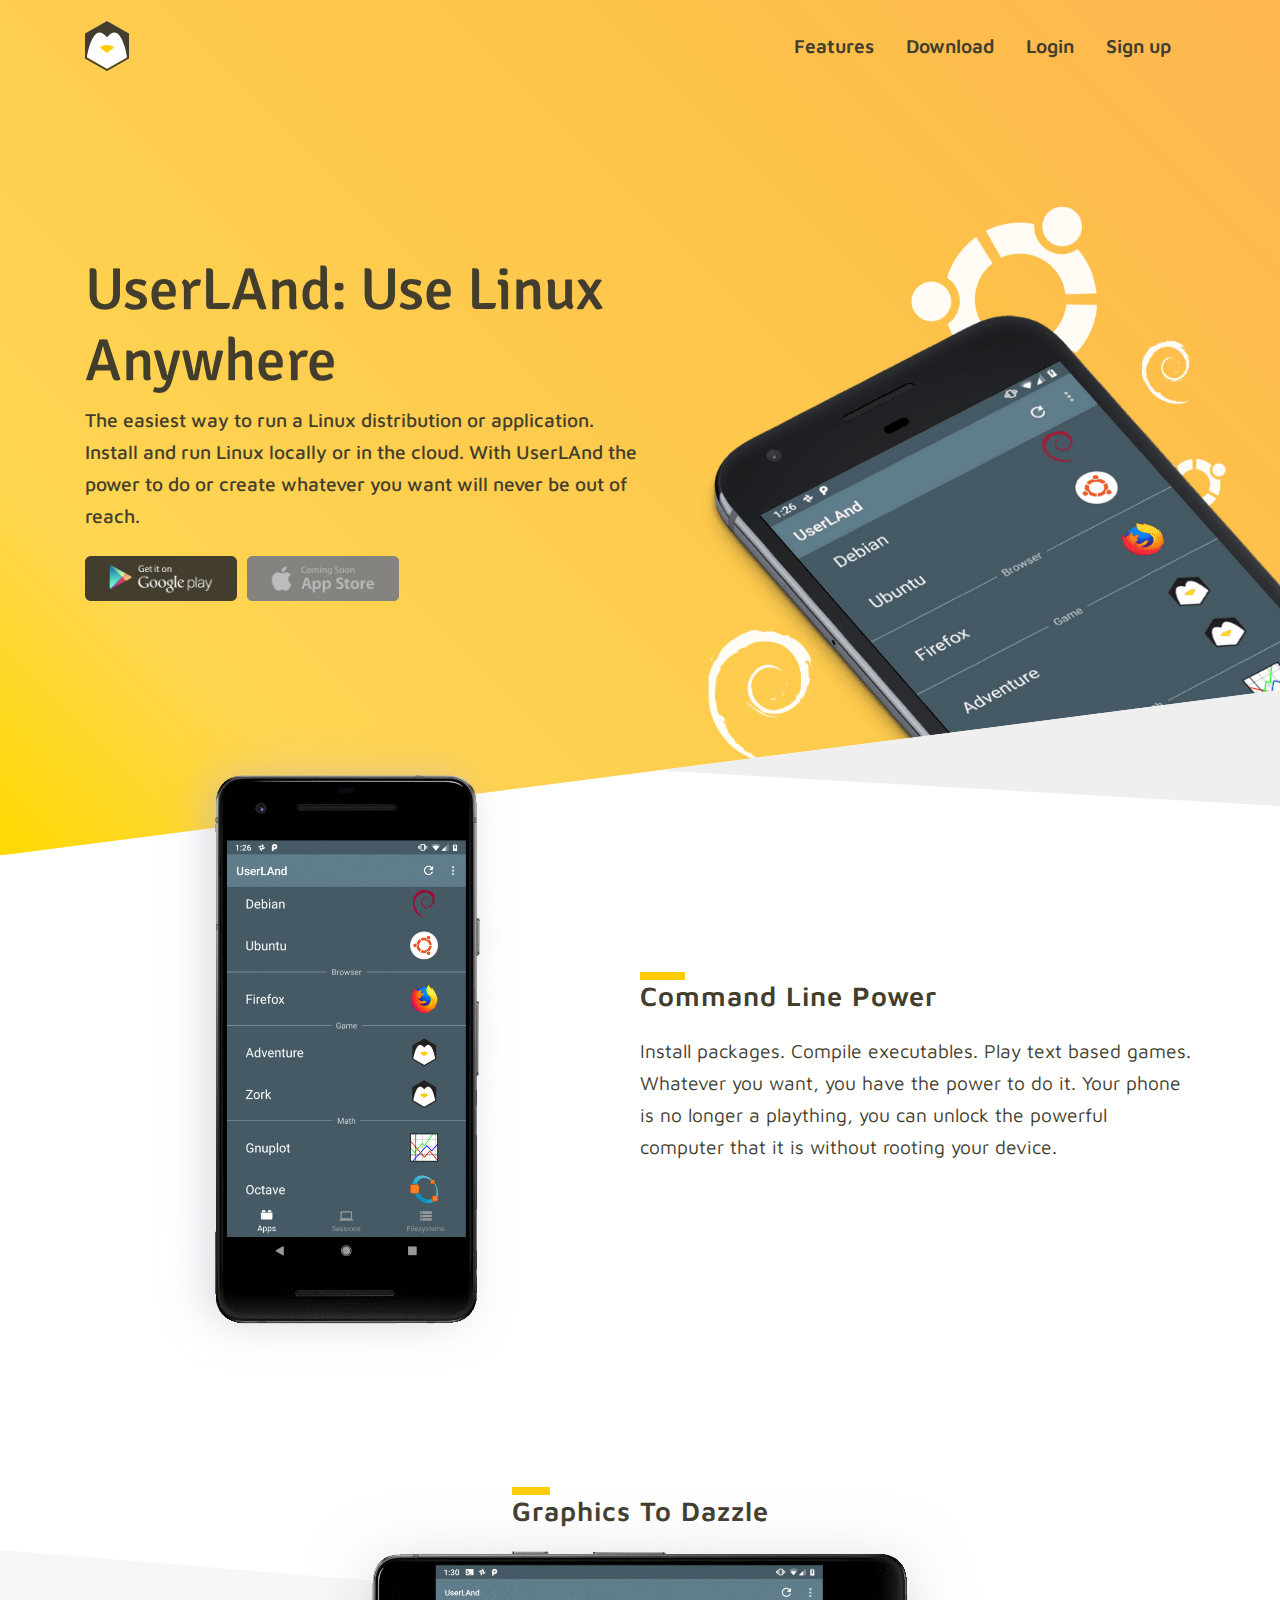
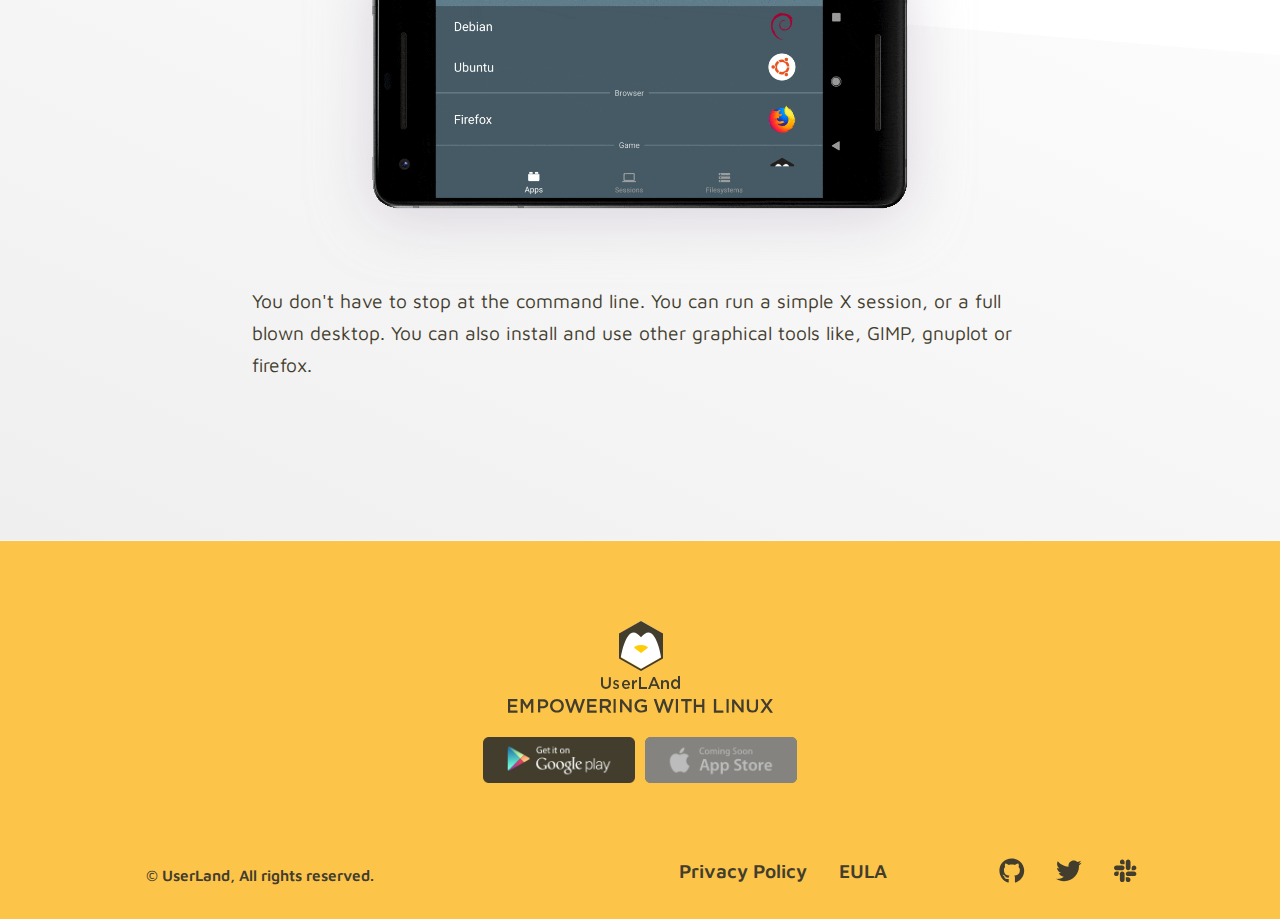
<file: index.html>
<!DOCTYPE html><html lang="en"><head><meta charSet="utf-8"/><meta http-equiv="x-ua-compatible" content="ie=edge"/><meta name="viewport" content="width=device-width, initial-scale=1, shrink-to-fit=no"/><style data-href="/styles.85f31be211428330cc62.css">@import url(https://fonts.googleapis.com/css?family=Maven+Pro:400,500,700,900);@import url(https://fonts.googleapis.com/css?family=Signika:700);.notfound{height:60vh;min-height:25rem;display:flex;flex-direction:column;justify-content:center;align-items:center}.notfound__body{text-align:center}.notfound__body h1{font-size:10rem}.notfound__body p{font-size:1.5rem}.download-module--download--1Zm43{position:relative;text-align:center;margin-bottom:7rem}.download-module--download__btn--VraNa{text-transform:none;font-weight:600!important}.download-module--download__list--QSfTA{margin:0 0 5rem;padding:0;list-style:none;display:flex;justify-content:space-between;flex-wrap:wrap}@media screen and (min-width:769px){.download-module--download__list--QSfTA{width:90%;margin-left:auto;margin-right:auto;justify-content:space-around}}.download-module--platform__logo--2qoaA{margin-bottom:1rem;width:50px;height:auto}.download-module--platform__alternatives--3TCNM{display:none}.download-module--platform--2O5YU .download-module--icon--3o1Qu{width:7rem;height:7rem;display:flex;flex-direction:column;justify-content:center;align-items:center;border-radius:1.3rem;cursor:pointer;-webkit-transition:all .2s ease;transition:all .2s ease}.download-module--platform--2O5YU .download-module--icon--3o1Qu h6{margin:0;color:#ebebeb;font-weight:600}.download-module--platform--2O5YU .download-module--icon__shape--17SaR{fill:#ebebeb}@media screen and (min-width:510px){.download-module--platform--2O5YU .download-module--icon--3o1Qu{width:10rem;height:10rem}}.download-module--platform_active--1mCCZ .download-module--platform__alternatives--3TCNM{text-align:center;text-decoration:underline;margin-top:1rem;display:block;max-width:10rem}.download-module--platform_active--1mCCZ .download-module--platform__alternatives--3TCNM a{font-weight:400;display:block;color:#ffcc05}@media screen and (min-width:991px){.download-module--platform_active--1mCCZ .download-module--platform__alternatives--3TCNM a{display:inline-block}.download-module--platform_active--1mCCZ .download-module--platform__alternatives--3TCNM a:not(:last-child){margin-right:.8rem}}.download-module--platform--2O5YU .download-module--icon--3o1Qu:hover,.download-module--platform_active--1mCCZ .download-module--icon--3o1Qu{background:#ffdf7b}.download-module--platform--2O5YU .download-module--icon--3o1Qu:hover h6,.download-module--platform_active--1mCCZ .download-module--icon--3o1Qu h6{color:#fff}.download-module--platform--2O5YU .download-module--icon--3o1Qu:hover .download-module--icon__shape--17SaR,.download-module--platform_active--1mCCZ .download-module--icon--3o1Qu .download-module--icon__shape--17SaR{fill:#fff}.download-module--setup--2X8Rn{display:block;margin-bottom:7rem}.download-module--setup__steps--6wun0{list-style:none;display:block;padding-left:0}.download-module--step--3_kyg{margin-bottom:4rem}.download-module--step__head--1uRq4{margin-bottom:.7rem;font-family:inherit}.download-module--step__head--1uRq4 span{font-family:inherit;color:#fdc44a;margin-right:.3rem}.download-module--step__head--1uRq4 h3{position:relative;font-size:1.4rem}.download-module--step--3_kyg .download-module--code--1VtrB:not(:last-child),.download-module--step--3_kyg a:not(:last-child),.download-module--step--3_kyg p:not(:last-child){margin-bottom:1rem}@media screen and (min-width:769px){.download-module--step--3_kyg{width:70%;max-width:40rem;margin-left:auto;margin-right:auto}.download-module--step--3_kyg:not(:last-child){margin-bottom:7rem}.download-module--step--3_kyg span{position:absolute;left:-1.8rem;margin-right:0;top:0}}.download-module--code--1VtrB{display:inline-block;overflow-x:scroll;border-radius:6px;width:100%;background-color:#3c3c3c;padding:.5rem .8rem}.download-module--code--1VtrB code{color:#fff;padding:0;width:unset;white-space:nowrap}.default-page{padding:10rem 0;width:75%;margin:auto}.features-module--features--355cr{text-align:center}.features-module--features--355cr ul{padding:0 4rem;list-style:none;display:flex;flex-direction:column}.features-module--features--355cr li{margin-bottom:3rem;padding:0 1rem;border-radius:1rem}.features-module--features--355cr li img{height:70px;width:auto;margin-bottom:1.5rem}.features-module--features--355cr li h6{margin-bottom:.6rem;font-size:1.1rem;font-weight:700}@media screen and (min-width:575px){.features-module--features--355cr{text-align:left}.features-module--features--355cr ul{padding:0;flex-direction:row;flex-wrap:wrap;justify-content:space-between}.features-module--features--355cr li{margin-bottom:5rem;max-width:45%}}@media screen and (min-width:991px){.features-module--features--355cr li{max-width:30%}}@media screen and (min-width:1500px){.features-module--features--355cr li{max-width:23%}}.hero{position:relative;padding-top:33%;height:50rem;margin-bottom:4rem;overflow:hidden;background:linear-gradient(-135deg,#ffb751,#fdc149 29%,#ffd652 82%,#ffd900)}.hero:after{content:"";position:absolute;bottom:-1px;width:100%;height:100%;background:url([data-uri]) no-repeat 0 100%;background-size:100% 13vw}.hero__title{font-family:Signika,Maven Pro,sans-serif;font-size:2.7rem}.hero__body{position:relative;z-index:33}.hero__body p{margin-bottom:1.5rem;max-width:90%;font-weight:500}.hero__media{position:absolute;bottom:-5rem;width:30rem;right:-9rem}@media screen and (orientation:landscape){.hero{padding-top:33vh}}@media screen and (min-width:900px){.hero{padding-top:0;margin-bottom:0;display:flex;flex-direction:column;justify-content:center;height:95vh;max-height:56rem}.hero__title{font-size:3.7rem;max-width:50%}.hero__media{bottom:0;width:37rem;right:-12rem;height:auto}.hero__body p{width:50%}}@media screen and (min-width:995px){.hero>.container{position:relative}.hero__media{bottom:-14rem;right:-14rem;width:62vw}}@media screen and (min-width:1200px){.hero__media{bottom:-16rem;right:-16rem;width:60vw;max-width:51rem}}.features{padding-bottom:4rem;background:url([data-uri]) no-repeat bottom;background-size:100% 35%}@media screen and (min-width:992px){.features{background-size:100% 46%}}.feature{display:flex;flex-direction:column}.feature:not(:last-child){margin-bottom:10rem}.feature__title{display:inline-block;position:relative;align-self:baseline;font-size:1.7rem;font-weight:600;margin-bottom:1.4rem;letter-spacing:1px;text-transform:capitalize}.feature__title:after{content:"";position:absolute;top:-.5rem;left:0;width:15%;height:.5rem;background-color:#ffcc05}.feature__media{margin-right:auto;margin-left:auto;position:relative;left:0}.feature_horizontal{text-align:center}.feature_horizontal p{text-align:left}.feature_horizontal .feature__media{width:100%;margin-bottom:4rem}.feature_horizontal .feature__media img{-webkit-filter:drop-shadow(0 9px 30px rgba(193,181,199,.53));filter:drop-shadow(0 9px 30px rgba(193,181,199,.53))}.feature_vertical .feature__media{height:100vw;margin-top:4rem}.feature_vertical .feature__media img{width:auto;height:100%;-webkit-filter:drop-shadow(-9px 0 20px rgba(193,181,199,.53));filter:drop-shadow(-9px 0 20px rgba(193,181,199,.53))}@media screen and (min-width:575px){.feature_vertical .feature__media{height:35rem}}@media screen and (min-width:767px){.feature_horizontal .feature__media{width:35rem}}@media screen and (min-width:800px){.feature_vertical .feature__body,.feature_vertical .feature__media{margin-top:0;flex:0 0 50%}.feature_vertical .feature__body{margin-top:3rem}.feature_vertical{flex-direction:row-reverse}}@media screen and (min-width:992px){.feature{top:-5rem;position:relative}.feature_horizontal .feature__body{margin:auto;width:70%}.feature_vertical .feature__body{display:flex;flex-direction:column;justify-content:flex-end}.feature_vertical .feature__media{flex:0 0 30%}}@media screen and (min-width:1200px){.feature_vertical .feature__body{justify-content:center}}.jobs{padding-bottom:4rem}.jobs__hero{background:url(/static/jobs-117a4e29bc6a81e005475a41fa2fa1cc.jpg) no-repeat;background-size:cover;height:35rem}.jobs__hero>.container{position:relative;z-index:99}.jobs__hero:before{content:"";position:absolute;top:0;left:0;width:100%;height:100%;pointer-events:none;opacity:.7;background:linear-gradient(-135deg,#ffb751,#fdc149 29%,#ffd652 82%,#ffd900)}.jobs__hero .hero__title{border-left:8px solid #fff;padding:0 0 0 1rem}.jobs__section>ul{padding:0;list-style:none}.job{margin-top:5rem}.job__head{margin-bottom:1rem}.job:not(:last-child){border-bottom:2px solid hsla(0,0%,93.7%,.9);padding-bottom:3rem}.job__requirements{margin-bottom:2rem}.job__requirements li{margin-bottom:.4rem}

/*!
 * Bootstrap v4.3.1 (https://getbootstrap.com/)
 * Copyright 2011-2019 The Bootstrap Authors
 * Copyright 2011-2019 Twitter, Inc.
 * Licensed under MIT (https://github.com/twbs/bootstrap/blob/master/LICENSE)
 */:root{--blue:#007bff;--indigo:#6610f2;--purple:#6f42c1;--pink:#e83e8c;--red:#dc3545;--orange:#fd7e14;--yellow:#ffc107;--green:#28a745;--teal:#20c997;--cyan:#17a2b8;--white:#fff;--gray:#6c757d;--gray-dark:#343a40;--primary:#007bff;--secondary:#6c757d;--success:#28a745;--info:#17a2b8;--warning:#ffc107;--danger:#dc3545;--light:#f8f9fa;--dark:#343a40;--breakpoint-xs:0;--breakpoint-sm:576px;--breakpoint-md:768px;--breakpoint-lg:992px;--breakpoint-xl:1200px;--font-family-sans-serif:-apple-system,BlinkMacSystemFont,"Segoe UI",Roboto,"Helvetica Neue",Arial,"Noto Sans",sans-serif,"Apple Color Emoji","Segoe UI Emoji","Segoe UI Symbol","Noto Color Emoji";--font-family-monospace:SFMono-Regular,Menlo,Monaco,Consolas,"Liberation Mono","Courier New",monospace}*,:after,:before{box-sizing:border-box}html{font-family:sans-serif;line-height:1.15;-webkit-text-size-adjust:100%;-webkit-tap-highlight-color:transparent}article,aside,figcaption,figure,footer,header,hgroup,main,nav,section{display:block}body{font-family:-apple-system,BlinkMacSystemFont,Segoe UI,Roboto,Helvetica Neue,Arial,Noto Sans,sans-serif,Apple Color Emoji,Segoe UI Emoji,Segoe UI Symbol,Noto Color Emoji;font-size:1rem;font-weight:400;line-height:1.5;color:#212529;text-align:left;background-color:#fff}[tabindex="-1"]:focus{outline:0!important}hr{box-sizing:content-box;height:0;overflow:visible}h1,h2,h3,h4,h5,h6{margin-top:0;margin-bottom:.5rem}p{margin-top:0;margin-bottom:1rem}abbr[data-original-title],abbr[title]{text-decoration:underline;-webkit-text-decoration:underline dotted;text-decoration:underline dotted;cursor:help;border-bottom:0;-webkit-text-decoration-skip-ink:none;text-decoration-skip-ink:none}address{font-style:normal;line-height:inherit}address,dl,ol,ul{margin-bottom:1rem}dl,ol,ul{margin-top:0}ol ol,ol ul,ul ol,ul ul{margin-bottom:0}dt{font-weight:700}dd{margin-bottom:.5rem;margin-left:0}blockquote{margin:0 0 1rem}b,strong{font-weight:bolder}small{font-size:80%}sub,sup{position:relative;font-size:75%;line-height:0;vertical-align:baseline}sub{bottom:-.25em}sup{top:-.5em}a{color:#007bff;text-decoration:none;background-color:transparent}a:hover{color:#0056b3;text-decoration:underline}a:not([href]):not([tabindex]),a:not([href]):not([tabindex]):focus,a:not([href]):not([tabindex]):hover{color:inherit;text-decoration:none}a:not([href]):not([tabindex]):focus{outline:0}code,kbd,pre,samp{font-family:SFMono-Regular,Menlo,Monaco,Consolas,Liberation Mono,Courier New,monospace;font-size:1em}pre{margin-top:0;margin-bottom:1rem;overflow:auto}figure{margin:0 0 1rem}img{border-style:none}img,svg{vertical-align:middle}svg{overflow:hidden}table{border-collapse:collapse}caption{padding-top:.75rem;padding-bottom:.75rem;color:#6c757d;text-align:left;caption-side:bottom}th{text-align:inherit}label{display:inline-block;margin-bottom:.5rem}button{border-radius:0}button:focus{outline:1px dotted;outline:5px auto -webkit-focus-ring-color}button,input,optgroup,select,textarea{margin:0;font-family:inherit;font-size:inherit;line-height:inherit}button,input{overflow:visible}button,select{text-transform:none}select{word-wrap:normal}[type=button],[type=reset],[type=submit],button{-webkit-appearance:button}[type=button]:not(:disabled),[type=reset]:not(:disabled),[type=submit]:not(:disabled),button:not(:disabled){cursor:pointer}[type=button]::-moz-focus-inner,[type=reset]::-moz-focus-inner,[type=submit]::-moz-focus-inner,button::-moz-focus-inner{padding:0;border-style:none}input[type=checkbox],input[type=radio]{box-sizing:border-box;padding:0}input[type=date],input[type=datetime-local],input[type=month],input[type=time]{-webkit-appearance:listbox}textarea{overflow:auto;resize:vertical}fieldset{min-width:0;padding:0;margin:0;border:0}legend{display:block;width:100%;max-width:100%;padding:0;margin-bottom:.5rem;font-size:1.5rem;line-height:inherit;color:inherit;white-space:normal}progress{vertical-align:baseline}[type=number]::-webkit-inner-spin-button,[type=number]::-webkit-outer-spin-button{height:auto}[type=search]{outline-offset:-2px;-webkit-appearance:none}[type=search]::-webkit-search-decoration{-webkit-appearance:none}::-webkit-file-upload-button{font:inherit;-webkit-appearance:button}output{display:inline-block}summary{display:list-item;cursor:pointer}template{display:none}[hidden]{display:none!important}.h1,.h2,.h3,.h4,.h5,.h6,h1,h2,h3,h4,h5,h6{margin-bottom:.5rem;font-weight:500;line-height:1.2}.h1,h1{font-size:2.5rem}.h2,h2{font-size:2rem}.h3,h3{font-size:1.75rem}.h4,h4{font-size:1.5rem}.h5,h5{font-size:1.25rem}.h6,h6{font-size:1rem}.lead{font-size:1.25rem;font-weight:300}.display-1{font-size:6rem}.display-1,.display-2{font-weight:300;line-height:1.2}.display-2{font-size:5.5rem}.display-3{font-size:4.5rem}.display-3,.display-4{font-weight:300;line-height:1.2}.display-4{font-size:3.5rem}hr{margin-top:1rem;margin-bottom:1rem;border:0;border-top:1px solid rgba(0,0,0,.1)}.small,small{font-size:80%;font-weight:400}.mark,mark{padding:.2em;background-color:#fcf8e3}.list-inline,.list-unstyled{padding-left:0;list-style:none}.list-inline-item{display:inline-block}.list-inline-item:not(:last-child){margin-right:.5rem}.initialism{font-size:90%;text-transform:uppercase}.blockquote{margin-bottom:1rem;font-size:1.25rem}.blockquote-footer{display:block;font-size:80%;color:#6c757d}.blockquote-footer:before{content:"\2014\A0"}.img-fluid,.img-thumbnail{max-width:100%;height:auto}.img-thumbnail{padding:.25rem;background-color:#fff;border:1px solid #dee2e6;border-radius:.25rem}.figure{display:inline-block}.figure-img{margin-bottom:.5rem;line-height:1}.figure-caption{font-size:90%;color:#6c757d}code{font-size:87.5%;color:#e83e8c;word-break:break-word}a>code{color:inherit}kbd{padding:.2rem .4rem;font-size:87.5%;color:#fff;background-color:#212529;border-radius:.2rem}kbd kbd{padding:0;font-size:100%;font-weight:700}pre{display:block;font-size:87.5%;color:#212529}pre code{font-size:inherit;color:inherit;word-break:normal}.pre-scrollable{max-height:340px;overflow-y:scroll}.container{width:100%;padding-right:15px;padding-left:15px;margin-right:auto;margin-left:auto}@media (min-width:576px){.container{max-width:540px}}@media (min-width:768px){.container{max-width:720px}}@media (min-width:992px){.container{max-width:960px}}@media (min-width:1200px){.container{max-width:1140px}}.container-fluid{width:100%;padding-right:15px;padding-left:15px;margin-right:auto;margin-left:auto}.row{display:flex;flex-wrap:wrap;margin-right:-15px;margin-left:-15px}.no-gutters{margin-right:0;margin-left:0}.no-gutters>.col,.no-gutters>[class*=col-]{padding-right:0;padding-left:0}.col,.col-1,.col-2,.col-3,.col-4,.col-5,.col-6,.col-7,.col-8,.col-9,.col-10,.col-11,.col-12,.col-auto,.col-lg,.col-lg-1,.col-lg-2,.col-lg-3,.col-lg-4,.col-lg-5,.col-lg-6,.col-lg-7,.col-lg-8,.col-lg-9,.col-lg-10,.col-lg-11,.col-lg-12,.col-lg-auto,.col-md,.col-md-1,.col-md-2,.col-md-3,.col-md-4,.col-md-5,.col-md-6,.col-md-7,.col-md-8,.col-md-9,.col-md-10,.col-md-11,.col-md-12,.col-md-auto,.col-sm,.col-sm-1,.col-sm-2,.col-sm-3,.col-sm-4,.col-sm-5,.col-sm-6,.col-sm-7,.col-sm-8,.col-sm-9,.col-sm-10,.col-sm-11,.col-sm-12,.col-sm-auto,.col-xl,.col-xl-1,.col-xl-2,.col-xl-3,.col-xl-4,.col-xl-5,.col-xl-6,.col-xl-7,.col-xl-8,.col-xl-9,.col-xl-10,.col-xl-11,.col-xl-12,.col-xl-auto{position:relative;width:100%;padding-right:15px;padding-left:15px}.col{flex-basis:0;flex-grow:1;max-width:100%}.col-auto{flex:0 0 auto;width:auto;max-width:100%}.col-1{flex:0 0 8.333333%;max-width:8.333333%}.col-2{flex:0 0 16.666667%;max-width:16.666667%}.col-3{flex:0 0 25%;max-width:25%}.col-4{flex:0 0 33.333333%;max-width:33.333333%}.col-5{flex:0 0 41.666667%;max-width:41.666667%}.col-6{flex:0 0 50%;max-width:50%}.col-7{flex:0 0 58.333333%;max-width:58.333333%}.col-8{flex:0 0 66.666667%;max-width:66.666667%}.col-9{flex:0 0 75%;max-width:75%}.col-10{flex:0 0 83.333333%;max-width:83.333333%}.col-11{flex:0 0 91.666667%;max-width:91.666667%}.col-12{flex:0 0 100%;max-width:100%}.order-first{order:-1}.order-last{order:13}.order-0{order:0}.order-1{order:1}.order-2{order:2}.order-3{order:3}.order-4{order:4}.order-5{order:5}.order-6{order:6}.order-7{order:7}.order-8{order:8}.order-9{order:9}.order-10{order:10}.order-11{order:11}.order-12{order:12}.offset-1{margin-left:8.333333%}.offset-2{margin-left:16.666667%}.offset-3{margin-left:25%}.offset-4{margin-left:33.333333%}.offset-5{margin-left:41.666667%}.offset-6{margin-left:50%}.offset-7{margin-left:58.333333%}.offset-8{margin-left:66.666667%}.offset-9{margin-left:75%}.offset-10{margin-left:83.333333%}.offset-11{margin-left:91.666667%}@media (min-width:576px){.col-sm{flex-basis:0;flex-grow:1;max-width:100%}.col-sm-auto{flex:0 0 auto;width:auto;max-width:100%}.col-sm-1{flex:0 0 8.333333%;max-width:8.333333%}.col-sm-2{flex:0 0 16.666667%;max-width:16.666667%}.col-sm-3{flex:0 0 25%;max-width:25%}.col-sm-4{flex:0 0 33.333333%;max-width:33.333333%}.col-sm-5{flex:0 0 41.666667%;max-width:41.666667%}.col-sm-6{flex:0 0 50%;max-width:50%}.col-sm-7{flex:0 0 58.333333%;max-width:58.333333%}.col-sm-8{flex:0 0 66.666667%;max-width:66.666667%}.col-sm-9{flex:0 0 75%;max-width:75%}.col-sm-10{flex:0 0 83.333333%;max-width:83.333333%}.col-sm-11{flex:0 0 91.666667%;max-width:91.666667%}.col-sm-12{flex:0 0 100%;max-width:100%}.order-sm-first{order:-1}.order-sm-last{order:13}.order-sm-0{order:0}.order-sm-1{order:1}.order-sm-2{order:2}.order-sm-3{order:3}.order-sm-4{order:4}.order-sm-5{order:5}.order-sm-6{order:6}.order-sm-7{order:7}.order-sm-8{order:8}.order-sm-9{order:9}.order-sm-10{order:10}.order-sm-11{order:11}.order-sm-12{order:12}.offset-sm-0{margin-left:0}.offset-sm-1{margin-left:8.333333%}.offset-sm-2{margin-left:16.666667%}.offset-sm-3{margin-left:25%}.offset-sm-4{margin-left:33.333333%}.offset-sm-5{margin-left:41.666667%}.offset-sm-6{margin-left:50%}.offset-sm-7{margin-left:58.333333%}.offset-sm-8{margin-left:66.666667%}.offset-sm-9{margin-left:75%}.offset-sm-10{margin-left:83.333333%}.offset-sm-11{margin-left:91.666667%}}@media (min-width:768px){.col-md{flex-basis:0;flex-grow:1;max-width:100%}.col-md-auto{flex:0 0 auto;width:auto;max-width:100%}.col-md-1{flex:0 0 8.333333%;max-width:8.333333%}.col-md-2{flex:0 0 16.666667%;max-width:16.666667%}.col-md-3{flex:0 0 25%;max-width:25%}.col-md-4{flex:0 0 33.333333%;max-width:33.333333%}.col-md-5{flex:0 0 41.666667%;max-width:41.666667%}.col-md-6{flex:0 0 50%;max-width:50%}.col-md-7{flex:0 0 58.333333%;max-width:58.333333%}.col-md-8{flex:0 0 66.666667%;max-width:66.666667%}.col-md-9{flex:0 0 75%;max-width:75%}.col-md-10{flex:0 0 83.333333%;max-width:83.333333%}.col-md-11{flex:0 0 91.666667%;max-width:91.666667%}.col-md-12{flex:0 0 100%;max-width:100%}.order-md-first{order:-1}.order-md-last{order:13}.order-md-0{order:0}.order-md-1{order:1}.order-md-2{order:2}.order-md-3{order:3}.order-md-4{order:4}.order-md-5{order:5}.order-md-6{order:6}.order-md-7{order:7}.order-md-8{order:8}.order-md-9{order:9}.order-md-10{order:10}.order-md-11{order:11}.order-md-12{order:12}.offset-md-0{margin-left:0}.offset-md-1{margin-left:8.333333%}.offset-md-2{margin-left:16.666667%}.offset-md-3{margin-left:25%}.offset-md-4{margin-left:33.333333%}.offset-md-5{margin-left:41.666667%}.offset-md-6{margin-left:50%}.offset-md-7{margin-left:58.333333%}.offset-md-8{margin-left:66.666667%}.offset-md-9{margin-left:75%}.offset-md-10{margin-left:83.333333%}.offset-md-11{margin-left:91.666667%}}@media (min-width:992px){.col-lg{flex-basis:0;flex-grow:1;max-width:100%}.col-lg-auto{flex:0 0 auto;width:auto;max-width:100%}.col-lg-1{flex:0 0 8.333333%;max-width:8.333333%}.col-lg-2{flex:0 0 16.666667%;max-width:16.666667%}.col-lg-3{flex:0 0 25%;max-width:25%}.col-lg-4{flex:0 0 33.333333%;max-width:33.333333%}.col-lg-5{flex:0 0 41.666667%;max-width:41.666667%}.col-lg-6{flex:0 0 50%;max-width:50%}.col-lg-7{flex:0 0 58.333333%;max-width:58.333333%}.col-lg-8{flex:0 0 66.666667%;max-width:66.666667%}.col-lg-9{flex:0 0 75%;max-width:75%}.col-lg-10{flex:0 0 83.333333%;max-width:83.333333%}.col-lg-11{flex:0 0 91.666667%;max-width:91.666667%}.col-lg-12{flex:0 0 100%;max-width:100%}.order-lg-first{order:-1}.order-lg-last{order:13}.order-lg-0{order:0}.order-lg-1{order:1}.order-lg-2{order:2}.order-lg-3{order:3}.order-lg-4{order:4}.order-lg-5{order:5}.order-lg-6{order:6}.order-lg-7{order:7}.order-lg-8{order:8}.order-lg-9{order:9}.order-lg-10{order:10}.order-lg-11{order:11}.order-lg-12{order:12}.offset-lg-0{margin-left:0}.offset-lg-1{margin-left:8.333333%}.offset-lg-2{margin-left:16.666667%}.offset-lg-3{margin-left:25%}.offset-lg-4{margin-left:33.333333%}.offset-lg-5{margin-left:41.666667%}.offset-lg-6{margin-left:50%}.offset-lg-7{margin-left:58.333333%}.offset-lg-8{margin-left:66.666667%}.offset-lg-9{margin-left:75%}.offset-lg-10{margin-left:83.333333%}.offset-lg-11{margin-left:91.666667%}}@media (min-width:1200px){.col-xl{flex-basis:0;flex-grow:1;max-width:100%}.col-xl-auto{flex:0 0 auto;width:auto;max-width:100%}.col-xl-1{flex:0 0 8.333333%;max-width:8.333333%}.col-xl-2{flex:0 0 16.666667%;max-width:16.666667%}.col-xl-3{flex:0 0 25%;max-width:25%}.col-xl-4{flex:0 0 33.333333%;max-width:33.333333%}.col-xl-5{flex:0 0 41.666667%;max-width:41.666667%}.col-xl-6{flex:0 0 50%;max-width:50%}.col-xl-7{flex:0 0 58.333333%;max-width:58.333333%}.col-xl-8{flex:0 0 66.666667%;max-width:66.666667%}.col-xl-9{flex:0 0 75%;max-width:75%}.col-xl-10{flex:0 0 83.333333%;max-width:83.333333%}.col-xl-11{flex:0 0 91.666667%;max-width:91.666667%}.col-xl-12{flex:0 0 100%;max-width:100%}.order-xl-first{order:-1}.order-xl-last{order:13}.order-xl-0{order:0}.order-xl-1{order:1}.order-xl-2{order:2}.order-xl-3{order:3}.order-xl-4{order:4}.order-xl-5{order:5}.order-xl-6{order:6}.order-xl-7{order:7}.order-xl-8{order:8}.order-xl-9{order:9}.order-xl-10{order:10}.order-xl-11{order:11}.order-xl-12{order:12}.offset-xl-0{margin-left:0}.offset-xl-1{margin-left:8.333333%}.offset-xl-2{margin-left:16.666667%}.offset-xl-3{margin-left:25%}.offset-xl-4{margin-left:33.333333%}.offset-xl-5{margin-left:41.666667%}.offset-xl-6{margin-left:50%}.offset-xl-7{margin-left:58.333333%}.offset-xl-8{margin-left:66.666667%}.offset-xl-9{margin-left:75%}.offset-xl-10{margin-left:83.333333%}.offset-xl-11{margin-left:91.666667%}}.table{width:100%;margin-bottom:1rem;color:#212529}.table td,.table th{padding:.75rem;vertical-align:top;border-top:1px solid #dee2e6}.table thead th{vertical-align:bottom;border-bottom:2px solid #dee2e6}.table tbody+tbody{border-top:2px solid #dee2e6}.table-sm td,.table-sm th{padding:.3rem}.table-bordered,.table-bordered td,.table-bordered th{border:1px solid #dee2e6}.table-bordered thead td,.table-bordered thead th{border-bottom-width:2px}.table-borderless tbody+tbody,.table-borderless td,.table-borderless th,.table-borderless thead th{border:0}.table-striped tbody tr:nth-of-type(odd){background-color:rgba(0,0,0,.05)}.table-hover tbody tr:hover{color:#212529;background-color:rgba(0,0,0,.075)}.table-primary,.table-primary>td,.table-primary>th{background-color:#b8daff}.table-primary tbody+tbody,.table-primary td,.table-primary th,.table-primary thead th{border-color:#7abaff}.table-hover .table-primary:hover,.table-hover .table-primary:hover>td,.table-hover .table-primary:hover>th{background-color:#9fcdff}.table-secondary,.table-secondary>td,.table-secondary>th{background-color:#d6d8db}.table-secondary tbody+tbody,.table-secondary td,.table-secondary th,.table-secondary thead th{border-color:#b3b7bb}.table-hover .table-secondary:hover,.table-hover .table-secondary:hover>td,.table-hover .table-secondary:hover>th{background-color:#c8cbcf}.table-success,.table-success>td,.table-success>th{background-color:#c3e6cb}.table-success tbody+tbody,.table-success td,.table-success th,.table-success thead th{border-color:#8fd19e}.table-hover .table-success:hover,.table-hover .table-success:hover>td,.table-hover .table-success:hover>th{background-color:#b1dfbb}.table-info,.table-info>td,.table-info>th{background-color:#bee5eb}.table-info tbody+tbody,.table-info td,.table-info th,.table-info thead th{border-color:#86cfda}.table-hover .table-info:hover,.table-hover .table-info:hover>td,.table-hover .table-info:hover>th{background-color:#abdde5}.table-warning,.table-warning>td,.table-warning>th{background-color:#ffeeba}.table-warning tbody+tbody,.table-warning td,.table-warning th,.table-warning thead th{border-color:#ffdf7e}.table-hover .table-warning:hover,.table-hover .table-warning:hover>td,.table-hover .table-warning:hover>th{background-color:#ffe8a1}.table-danger,.table-danger>td,.table-danger>th{background-color:#f5c6cb}.table-danger tbody+tbody,.table-danger td,.table-danger th,.table-danger thead th{border-color:#ed969e}.table-hover .table-danger:hover,.table-hover .table-danger:hover>td,.table-hover .table-danger:hover>th{background-color:#f1b0b7}.table-light,.table-light>td,.table-light>th{background-color:#fdfdfe}.table-light tbody+tbody,.table-light td,.table-light th,.table-light thead th{border-color:#fbfcfc}.table-hover .table-light:hover,.table-hover .table-light:hover>td,.table-hover .table-light:hover>th{background-color:#ececf6}.table-dark,.table-dark>td,.table-dark>th{background-color:#c6c8ca}.table-dark tbody+tbody,.table-dark td,.table-dark th,.table-dark thead th{border-color:#95999c}.table-hover .table-dark:hover,.table-hover .table-dark:hover>td,.table-hover .table-dark:hover>th{background-color:#b9bbbe}.table-active,.table-active>td,.table-active>th,.table-hover .table-active:hover,.table-hover .table-active:hover>td,.table-hover .table-active:hover>th{background-color:rgba(0,0,0,.075)}.table .thead-dark th{color:#fff;background-color:#343a40;border-color:#454d55}.table .thead-light th{color:#495057;background-color:#e9ecef;border-color:#dee2e6}.table-dark{color:#fff;background-color:#343a40}.table-dark td,.table-dark th,.table-dark thead th{border-color:#454d55}.table-dark.table-bordered{border:0}.table-dark.table-striped tbody tr:nth-of-type(odd){background-color:hsla(0,0%,100%,.05)}.table-dark.table-hover tbody tr:hover{color:#fff;background-color:hsla(0,0%,100%,.075)}@media (max-width:575.98px){.table-responsive-sm{display:block;width:100%;overflow-x:auto;-webkit-overflow-scrolling:touch}.table-responsive-sm>.table-bordered{border:0}}@media (max-width:767.98px){.table-responsive-md{display:block;width:100%;overflow-x:auto;-webkit-overflow-scrolling:touch}.table-responsive-md>.table-bordered{border:0}}@media (max-width:991.98px){.table-responsive-lg{display:block;width:100%;overflow-x:auto;-webkit-overflow-scrolling:touch}.table-responsive-lg>.table-bordered{border:0}}@media (max-width:1199.98px){.table-responsive-xl{display:block;width:100%;overflow-x:auto;-webkit-overflow-scrolling:touch}.table-responsive-xl>.table-bordered{border:0}}.table-responsive{display:block;width:100%;overflow-x:auto;-webkit-overflow-scrolling:touch}.table-responsive>.table-bordered{border:0}.form-control{display:block;width:100%;height:calc(1.5em + .75rem + 2px);padding:.375rem .75rem;font-size:1rem;font-weight:400;line-height:1.5;color:#495057;background-color:#fff;background-clip:padding-box;border:1px solid #ced4da;border-radius:.25rem;-webkit-transition:border-color .15s ease-in-out,box-shadow .15s ease-in-out;transition:border-color .15s ease-in-out,box-shadow .15s ease-in-out}@media (prefers-reduced-motion:reduce){.form-control{-webkit-transition:none;transition:none}}.form-control::-ms-expand{background-color:transparent;border:0}.form-control:focus{color:#495057;background-color:#fff;border-color:#80bdff;outline:0;box-shadow:0 0 0 .2rem rgba(0,123,255,.25)}.form-control::-webkit-input-placeholder{color:#6c757d;opacity:1}.form-control::-moz-placeholder{color:#6c757d;opacity:1}.form-control:-ms-input-placeholder{color:#6c757d;opacity:1}.form-control::-ms-input-placeholder{color:#6c757d;opacity:1}.form-control::placeholder{color:#6c757d;opacity:1}.form-control:disabled,.form-control[readonly]{background-color:#e9ecef;opacity:1}select.form-control:focus::-ms-value{color:#495057;background-color:#fff}.form-control-file,.form-control-range{display:block;width:100%}.col-form-label{padding-top:calc(.375rem + 1px);padding-bottom:calc(.375rem + 1px);margin-bottom:0;font-size:inherit;line-height:1.5}.col-form-label-lg{padding-top:calc(.5rem + 1px);padding-bottom:calc(.5rem + 1px);font-size:1.25rem;line-height:1.5}.col-form-label-sm{padding-top:calc(.25rem + 1px);padding-bottom:calc(.25rem + 1px);font-size:.875rem;line-height:1.5}.form-control-plaintext{display:block;width:100%;padding-top:.375rem;padding-bottom:.375rem;margin-bottom:0;line-height:1.5;color:#212529;background-color:transparent;border:solid transparent;border-width:1px 0}.form-control-plaintext.form-control-lg,.form-control-plaintext.form-control-sm{padding-right:0;padding-left:0}.form-control-sm{height:calc(1.5em + .5rem + 2px);padding:.25rem .5rem;font-size:.875rem;line-height:1.5;border-radius:.2rem}.form-control-lg{height:calc(1.5em + 1rem + 2px);padding:.5rem 1rem;font-size:1.25rem;line-height:1.5;border-radius:.3rem}select.form-control[multiple],select.form-control[size],textarea.form-control{height:auto}.form-group{margin-bottom:1rem}.form-text{display:block;margin-top:.25rem}.form-row{display:flex;flex-wrap:wrap;margin-right:-5px;margin-left:-5px}.form-row>.col,.form-row>[class*=col-]{padding-right:5px;padding-left:5px}.form-check{position:relative;display:block;padding-left:1.25rem}.form-check-input{position:absolute;margin-top:.3rem;margin-left:-1.25rem}.form-check-input:disabled~.form-check-label{color:#6c757d}.form-check-label{margin-bottom:0}.form-check-inline{display:inline-flex;align-items:center;padding-left:0;margin-right:.75rem}.form-check-inline .form-check-input{position:static;margin-top:0;margin-right:.3125rem;margin-left:0}.valid-feedback{display:none;width:100%;margin-top:.25rem;font-size:80%;color:#28a745}.valid-tooltip{position:absolute;top:100%;z-index:5;display:none;max-width:100%;padding:.25rem .5rem;margin-top:.1rem;font-size:.875rem;line-height:1.5;color:#fff;background-color:rgba(40,167,69,.9);border-radius:.25rem}.form-control.is-valid,.was-validated .form-control:valid{border-color:#28a745;padding-right:calc(1.5em + .75rem);background-image:url("data:image/svg+xml;charset=utf-8,%3Csvg xmlns='http://www.w3.org/2000/svg' viewBox='0 0 8 8'%3E%3Cpath fill='%2328a745' d='M2.3 6.73L.6 4.53c-.4-1.04.46-1.4 1.1-.8l1.1 1.4 3.4-3.8c.6-.63 1.6-.27 1.2.7l-4 4.6c-.43.5-.8.4-1.1.1z'/%3E%3C/svg%3E");background-repeat:no-repeat;background-position:100% calc(.375em + .1875rem);background-size:calc(.75em + .375rem) calc(.75em + .375rem)}.form-control.is-valid:focus,.was-validated .form-control:valid:focus{border-color:#28a745;box-shadow:0 0 0 .2rem rgba(40,167,69,.25)}.form-control.is-valid~.valid-feedback,.form-control.is-valid~.valid-tooltip,.was-validated .form-control:valid~.valid-feedback,.was-validated .form-control:valid~.valid-tooltip{display:block}.was-validated textarea.form-control:valid,textarea.form-control.is-valid{padding-right:calc(1.5em + .75rem);background-position:top calc(.375em + .1875rem) right calc(.375em + .1875rem)}.custom-select.is-valid,.was-validated .custom-select:valid{border-color:#28a745;padding-right:calc((3em + 2.25rem)/4 + 1.75rem);background:url("data:image/svg+xml;charset=utf-8,%3Csvg xmlns='http://www.w3.org/2000/svg' viewBox='0 0 4 5'%3E%3Cpath fill='%23343a40' d='M2 0L0 2h4zm0 5L0 3h4z'/%3E%3C/svg%3E") no-repeat right .75rem center/8px 10px,url("data:image/svg+xml;charset=utf-8,%3Csvg xmlns='http://www.w3.org/2000/svg' viewBox='0 0 8 8'%3E%3Cpath fill='%2328a745' d='M2.3 6.73L.6 4.53c-.4-1.04.46-1.4 1.1-.8l1.1 1.4 3.4-3.8c.6-.63 1.6-.27 1.2.7l-4 4.6c-.43.5-.8.4-1.1.1z'/%3E%3C/svg%3E") #fff no-repeat center right 1.75rem/calc(.75em + .375rem) calc(.75em + .375rem)}.custom-select.is-valid:focus,.was-validated .custom-select:valid:focus{border-color:#28a745;box-shadow:0 0 0 .2rem rgba(40,167,69,.25)}.custom-select.is-valid~.valid-feedback,.custom-select.is-valid~.valid-tooltip,.form-control-file.is-valid~.valid-feedback,.form-control-file.is-valid~.valid-tooltip,.was-validated .custom-select:valid~.valid-feedback,.was-validated .custom-select:valid~.valid-tooltip,.was-validated .form-control-file:valid~.valid-feedback,.was-validated .form-control-file:valid~.valid-tooltip{display:block}.form-check-input.is-valid~.form-check-label,.was-validated .form-check-input:valid~.form-check-label{color:#28a745}.form-check-input.is-valid~.valid-feedback,.form-check-input.is-valid~.valid-tooltip,.was-validated .form-check-input:valid~.valid-feedback,.was-validated .form-check-input:valid~.valid-tooltip{display:block}.custom-control-input.is-valid~.custom-control-label,.was-validated .custom-control-input:valid~.custom-control-label{color:#28a745}.custom-control-input.is-valid~.custom-control-label:before,.was-validated .custom-control-input:valid~.custom-control-label:before{border-color:#28a745}.custom-control-input.is-valid~.valid-feedback,.custom-control-input.is-valid~.valid-tooltip,.was-validated .custom-control-input:valid~.valid-feedback,.was-validated .custom-control-input:valid~.valid-tooltip{display:block}.custom-control-input.is-valid:checked~.custom-control-label:before,.was-validated .custom-control-input:valid:checked~.custom-control-label:before{border-color:#34ce57;background-color:#34ce57}.custom-control-input.is-valid:focus~.custom-control-label:before,.was-validated .custom-control-input:valid:focus~.custom-control-label:before{box-shadow:0 0 0 .2rem rgba(40,167,69,.25)}.custom-control-input.is-valid:focus:not(:checked)~.custom-control-label:before,.custom-file-input.is-valid~.custom-file-label,.was-validated .custom-control-input:valid:focus:not(:checked)~.custom-control-label:before,.was-validated .custom-file-input:valid~.custom-file-label{border-color:#28a745}.custom-file-input.is-valid~.valid-feedback,.custom-file-input.is-valid~.valid-tooltip,.was-validated .custom-file-input:valid~.valid-feedback,.was-validated .custom-file-input:valid~.valid-tooltip{display:block}.custom-file-input.is-valid:focus~.custom-file-label,.was-validated .custom-file-input:valid:focus~.custom-file-label{border-color:#28a745;box-shadow:0 0 0 .2rem rgba(40,167,69,.25)}.invalid-feedback{display:none;width:100%;margin-top:.25rem;font-size:80%;color:#dc3545}.invalid-tooltip{position:absolute;top:100%;z-index:5;display:none;max-width:100%;padding:.25rem .5rem;margin-top:.1rem;font-size:.875rem;line-height:1.5;color:#fff;background-color:rgba(220,53,69,.9);border-radius:.25rem}.form-control.is-invalid,.was-validated .form-control:invalid{border-color:#dc3545;padding-right:calc(1.5em + .75rem);background-image:url("data:image/svg+xml;charset=utf-8,%3Csvg xmlns='http://www.w3.org/2000/svg' fill='%23dc3545' viewBox='-2 -2 7 7'%3E%3Cpath stroke='%23dc3545' d='M0 0l3 3m0-3L0 3'/%3E%3Ccircle r='.5'/%3E%3Ccircle cx='3' r='.5'/%3E%3Ccircle cy='3' r='.5'/%3E%3Ccircle cx='3' cy='3' r='.5'/%3E%3C/svg%3E");background-repeat:no-repeat;background-position:100% calc(.375em + .1875rem);background-size:calc(.75em + .375rem) calc(.75em + .375rem)}.form-control.is-invalid:focus,.was-validated .form-control:invalid:focus{border-color:#dc3545;box-shadow:0 0 0 .2rem rgba(220,53,69,.25)}.form-control.is-invalid~.invalid-feedback,.form-control.is-invalid~.invalid-tooltip,.was-validated .form-control:invalid~.invalid-feedback,.was-validated .form-control:invalid~.invalid-tooltip{display:block}.was-validated textarea.form-control:invalid,textarea.form-control.is-invalid{padding-right:calc(1.5em + .75rem);background-position:top calc(.375em + .1875rem) right calc(.375em + .1875rem)}.custom-select.is-invalid,.was-validated .custom-select:invalid{border-color:#dc3545;padding-right:calc((3em + 2.25rem)/4 + 1.75rem);background:url("data:image/svg+xml;charset=utf-8,%3Csvg xmlns='http://www.w3.org/2000/svg' viewBox='0 0 4 5'%3E%3Cpath fill='%23343a40' d='M2 0L0 2h4zm0 5L0 3h4z'/%3E%3C/svg%3E") no-repeat right .75rem center/8px 10px,url("data:image/svg+xml;charset=utf-8,%3Csvg xmlns='http://www.w3.org/2000/svg' fill='%23dc3545' viewBox='-2 -2 7 7'%3E%3Cpath stroke='%23dc3545' d='M0 0l3 3m0-3L0 3'/%3E%3Ccircle r='.5'/%3E%3Ccircle cx='3' r='.5'/%3E%3Ccircle cy='3' r='.5'/%3E%3Ccircle cx='3' cy='3' r='.5'/%3E%3C/svg%3E") #fff no-repeat center right 1.75rem/calc(.75em + .375rem) calc(.75em + .375rem)}.custom-select.is-invalid:focus,.was-validated .custom-select:invalid:focus{border-color:#dc3545;box-shadow:0 0 0 .2rem rgba(220,53,69,.25)}.custom-select.is-invalid~.invalid-feedback,.custom-select.is-invalid~.invalid-tooltip,.form-control-file.is-invalid~.invalid-feedback,.form-control-file.is-invalid~.invalid-tooltip,.was-validated .custom-select:invalid~.invalid-feedback,.was-validated .custom-select:invalid~.invalid-tooltip,.was-validated .form-control-file:invalid~.invalid-feedback,.was-validated .form-control-file:invalid~.invalid-tooltip{display:block}.form-check-input.is-invalid~.form-check-label,.was-validated .form-check-input:invalid~.form-check-label{color:#dc3545}.form-check-input.is-invalid~.invalid-feedback,.form-check-input.is-invalid~.invalid-tooltip,.was-validated .form-check-input:invalid~.invalid-feedback,.was-validated .form-check-input:invalid~.invalid-tooltip{display:block}.custom-control-input.is-invalid~.custom-control-label,.was-validated .custom-control-input:invalid~.custom-control-label{color:#dc3545}.custom-control-input.is-invalid~.custom-control-label:before,.was-validated .custom-control-input:invalid~.custom-control-label:before{border-color:#dc3545}.custom-control-input.is-invalid~.invalid-feedback,.custom-control-input.is-invalid~.invalid-tooltip,.was-validated .custom-control-input:invalid~.invalid-feedback,.was-validated .custom-control-input:invalid~.invalid-tooltip{display:block}.custom-control-input.is-invalid:checked~.custom-control-label:before,.was-validated .custom-control-input:invalid:checked~.custom-control-label:before{border-color:#e4606d;background-color:#e4606d}.custom-control-input.is-invalid:focus~.custom-control-label:before,.was-validated .custom-control-input:invalid:focus~.custom-control-label:before{box-shadow:0 0 0 .2rem rgba(220,53,69,.25)}.custom-control-input.is-invalid:focus:not(:checked)~.custom-control-label:before,.custom-file-input.is-invalid~.custom-file-label,.was-validated .custom-control-input:invalid:focus:not(:checked)~.custom-control-label:before,.was-validated .custom-file-input:invalid~.custom-file-label{border-color:#dc3545}.custom-file-input.is-invalid~.invalid-feedback,.custom-file-input.is-invalid~.invalid-tooltip,.was-validated .custom-file-input:invalid~.invalid-feedback,.was-validated .custom-file-input:invalid~.invalid-tooltip{display:block}.custom-file-input.is-invalid:focus~.custom-file-label,.was-validated .custom-file-input:invalid:focus~.custom-file-label{border-color:#dc3545;box-shadow:0 0 0 .2rem rgba(220,53,69,.25)}.form-inline{display:flex;flex-flow:row wrap;align-items:center}.form-inline .form-check{width:100%}@media (min-width:576px){.form-inline label{justify-content:center}.form-inline .form-group,.form-inline label{display:flex;align-items:center;margin-bottom:0}.form-inline .form-group{flex:0 0 auto;flex-flow:row wrap}.form-inline .form-control{display:inline-block;width:auto;vertical-align:middle}.form-inline .form-control-plaintext{display:inline-block}.form-inline .custom-select,.form-inline .input-group{width:auto}.form-inline .form-check{display:flex;align-items:center;justify-content:center;width:auto;padding-left:0}.form-inline .form-check-input{position:relative;flex-shrink:0;margin-top:0;margin-right:.25rem;margin-left:0}.form-inline .custom-control{align-items:center;justify-content:center}.form-inline .custom-control-label{margin-bottom:0}}.btn{display:inline-block;font-weight:400;color:#212529;text-align:center;vertical-align:middle;-webkit-user-select:none;-moz-user-select:none;-ms-user-select:none;user-select:none;background-color:transparent;border:1px solid transparent;padding:.375rem .75rem;font-size:1rem;line-height:1.5;border-radius:.25rem;-webkit-transition:color .15s ease-in-out,background-color .15s ease-in-out,border-color .15s ease-in-out,box-shadow .15s ease-in-out;transition:color .15s ease-in-out,background-color .15s ease-in-out,border-color .15s ease-in-out,box-shadow .15s ease-in-out}@media (prefers-reduced-motion:reduce){.btn{-webkit-transition:none;transition:none}}.btn:hover{color:#212529;text-decoration:none}.btn.focus,.btn:focus{outline:0;box-shadow:0 0 0 .2rem rgba(0,123,255,.25)}.btn.disabled,.btn:disabled{opacity:.65}a.btn.disabled,fieldset:disabled a.btn{pointer-events:none}.btn-primary{color:#fff;background-color:#007bff;border-color:#007bff}.btn-primary:hover{color:#fff;background-color:#0069d9;border-color:#0062cc}.btn-primary.focus,.btn-primary:focus{box-shadow:0 0 0 .2rem rgba(38,143,255,.5)}.btn-primary.disabled,.btn-primary:disabled{color:#fff;background-color:#007bff;border-color:#007bff}.btn-primary:not(:disabled):not(.disabled).active,.btn-primary:not(:disabled):not(.disabled):active,.show>.btn-primary.dropdown-toggle{color:#fff;background-color:#0062cc;border-color:#005cbf}.btn-primary:not(:disabled):not(.disabled).active:focus,.btn-primary:not(:disabled):not(.disabled):active:focus,.show>.btn-primary.dropdown-toggle:focus{box-shadow:0 0 0 .2rem rgba(38,143,255,.5)}.btn-secondary{color:#fff;background-color:#6c757d;border-color:#6c757d}.btn-secondary:hover{color:#fff;background-color:#5a6268;border-color:#545b62}.btn-secondary.focus,.btn-secondary:focus{box-shadow:0 0 0 .2rem rgba(130,138,145,.5)}.btn-secondary.disabled,.btn-secondary:disabled{color:#fff;background-color:#6c757d;border-color:#6c757d}.btn-secondary:not(:disabled):not(.disabled).active,.btn-secondary:not(:disabled):not(.disabled):active,.show>.btn-secondary.dropdown-toggle{color:#fff;background-color:#545b62;border-color:#4e555b}.btn-secondary:not(:disabled):not(.disabled).active:focus,.btn-secondary:not(:disabled):not(.disabled):active:focus,.show>.btn-secondary.dropdown-toggle:focus{box-shadow:0 0 0 .2rem rgba(130,138,145,.5)}.btn-success{color:#fff;background-color:#28a745;border-color:#28a745}.btn-success:hover{color:#fff;background-color:#218838;border-color:#1e7e34}.btn-success.focus,.btn-success:focus{box-shadow:0 0 0 .2rem rgba(72,180,97,.5)}.btn-success.disabled,.btn-success:disabled{color:#fff;background-color:#28a745;border-color:#28a745}.btn-success:not(:disabled):not(.disabled).active,.btn-success:not(:disabled):not(.disabled):active,.show>.btn-success.dropdown-toggle{color:#fff;background-color:#1e7e34;border-color:#1c7430}.btn-success:not(:disabled):not(.disabled).active:focus,.btn-success:not(:disabled):not(.disabled):active:focus,.show>.btn-success.dropdown-toggle:focus{box-shadow:0 0 0 .2rem rgba(72,180,97,.5)}.btn-info{color:#fff;background-color:#17a2b8;border-color:#17a2b8}.btn-info:hover{color:#fff;background-color:#138496;border-color:#117a8b}.btn-info.focus,.btn-info:focus{box-shadow:0 0 0 .2rem rgba(58,176,195,.5)}.btn-info.disabled,.btn-info:disabled{color:#fff;background-color:#17a2b8;border-color:#17a2b8}.btn-info:not(:disabled):not(.disabled).active,.btn-info:not(:disabled):not(.disabled):active,.show>.btn-info.dropdown-toggle{color:#fff;background-color:#117a8b;border-color:#10707f}.btn-info:not(:disabled):not(.disabled).active:focus,.btn-info:not(:disabled):not(.disabled):active:focus,.show>.btn-info.dropdown-toggle:focus{box-shadow:0 0 0 .2rem rgba(58,176,195,.5)}.btn-warning{color:#212529;background-color:#ffc107;border-color:#ffc107}.btn-warning:hover{color:#212529;background-color:#e0a800;border-color:#d39e00}.btn-warning.focus,.btn-warning:focus{box-shadow:0 0 0 .2rem rgba(222,170,12,.5)}.btn-warning.disabled,.btn-warning:disabled{color:#212529;background-color:#ffc107;border-color:#ffc107}.btn-warning:not(:disabled):not(.disabled).active,.btn-warning:not(:disabled):not(.disabled):active,.show>.btn-warning.dropdown-toggle{color:#212529;background-color:#d39e00;border-color:#c69500}.btn-warning:not(:disabled):not(.disabled).active:focus,.btn-warning:not(:disabled):not(.disabled):active:focus,.show>.btn-warning.dropdown-toggle:focus{box-shadow:0 0 0 .2rem rgba(222,170,12,.5)}.btn-danger{color:#fff;background-color:#dc3545;border-color:#dc3545}.btn-danger:hover{color:#fff;background-color:#c82333;border-color:#bd2130}.btn-danger.focus,.btn-danger:focus{box-shadow:0 0 0 .2rem rgba(225,83,97,.5)}.btn-danger.disabled,.btn-danger:disabled{color:#fff;background-color:#dc3545;border-color:#dc3545}.btn-danger:not(:disabled):not(.disabled).active,.btn-danger:not(:disabled):not(.disabled):active,.show>.btn-danger.dropdown-toggle{color:#fff;background-color:#bd2130;border-color:#b21f2d}.btn-danger:not(:disabled):not(.disabled).active:focus,.btn-danger:not(:disabled):not(.disabled):active:focus,.show>.btn-danger.dropdown-toggle:focus{box-shadow:0 0 0 .2rem rgba(225,83,97,.5)}.btn-light{color:#212529;background-color:#f8f9fa;border-color:#f8f9fa}.btn-light:hover{color:#212529;background-color:#e2e6ea;border-color:#dae0e5}.btn-light.focus,.btn-light:focus{box-shadow:0 0 0 .2rem rgba(216,217,219,.5)}.btn-light.disabled,.btn-light:disabled{color:#212529;background-color:#f8f9fa;border-color:#f8f9fa}.btn-light:not(:disabled):not(.disabled).active,.btn-light:not(:disabled):not(.disabled):active,.show>.btn-light.dropdown-toggle{color:#212529;background-color:#dae0e5;border-color:#d3d9df}.btn-light:not(:disabled):not(.disabled).active:focus,.btn-light:not(:disabled):not(.disabled):active:focus,.show>.btn-light.dropdown-toggle:focus{box-shadow:0 0 0 .2rem rgba(216,217,219,.5)}.btn-dark{color:#fff;background-color:#343a40;border-color:#343a40}.btn-dark:hover{color:#fff;background-color:#23272b;border-color:#1d2124}.btn-dark.focus,.btn-dark:focus{box-shadow:0 0 0 .2rem rgba(82,88,93,.5)}.btn-dark.disabled,.btn-dark:disabled{color:#fff;background-color:#343a40;border-color:#343a40}.btn-dark:not(:disabled):not(.disabled).active,.btn-dark:not(:disabled):not(.disabled):active,.show>.btn-dark.dropdown-toggle{color:#fff;background-color:#1d2124;border-color:#171a1d}.btn-dark:not(:disabled):not(.disabled).active:focus,.btn-dark:not(:disabled):not(.disabled):active:focus,.show>.btn-dark.dropdown-toggle:focus{box-shadow:0 0 0 .2rem rgba(82,88,93,.5)}.btn-outline-primary{color:#007bff;border-color:#007bff}.btn-outline-primary:hover{color:#fff;background-color:#007bff;border-color:#007bff}.btn-outline-primary.focus,.btn-outline-primary:focus{box-shadow:0 0 0 .2rem rgba(0,123,255,.5)}.btn-outline-primary.disabled,.btn-outline-primary:disabled{color:#007bff;background-color:transparent}.btn-outline-primary:not(:disabled):not(.disabled).active,.btn-outline-primary:not(:disabled):not(.disabled):active,.show>.btn-outline-primary.dropdown-toggle{color:#fff;background-color:#007bff;border-color:#007bff}.btn-outline-primary:not(:disabled):not(.disabled).active:focus,.btn-outline-primary:not(:disabled):not(.disabled):active:focus,.show>.btn-outline-primary.dropdown-toggle:focus{box-shadow:0 0 0 .2rem rgba(0,123,255,.5)}.btn-outline-secondary{color:#6c757d;border-color:#6c757d}.btn-outline-secondary:hover{color:#fff;background-color:#6c757d;border-color:#6c757d}.btn-outline-secondary.focus,.btn-outline-secondary:focus{box-shadow:0 0 0 .2rem rgba(108,117,125,.5)}.btn-outline-secondary.disabled,.btn-outline-secondary:disabled{color:#6c757d;background-color:transparent}.btn-outline-secondary:not(:disabled):not(.disabled).active,.btn-outline-secondary:not(:disabled):not(.disabled):active,.show>.btn-outline-secondary.dropdown-toggle{color:#fff;background-color:#6c757d;border-color:#6c757d}.btn-outline-secondary:not(:disabled):not(.disabled).active:focus,.btn-outline-secondary:not(:disabled):not(.disabled):active:focus,.show>.btn-outline-secondary.dropdown-toggle:focus{box-shadow:0 0 0 .2rem rgba(108,117,125,.5)}.btn-outline-success{color:#28a745;border-color:#28a745}.btn-outline-success:hover{color:#fff;background-color:#28a745;border-color:#28a745}.btn-outline-success.focus,.btn-outline-success:focus{box-shadow:0 0 0 .2rem rgba(40,167,69,.5)}.btn-outline-success.disabled,.btn-outline-success:disabled{color:#28a745;background-color:transparent}.btn-outline-success:not(:disabled):not(.disabled).active,.btn-outline-success:not(:disabled):not(.disabled):active,.show>.btn-outline-success.dropdown-toggle{color:#fff;background-color:#28a745;border-color:#28a745}.btn-outline-success:not(:disabled):not(.disabled).active:focus,.btn-outline-success:not(:disabled):not(.disabled):active:focus,.show>.btn-outline-success.dropdown-toggle:focus{box-shadow:0 0 0 .2rem rgba(40,167,69,.5)}.btn-outline-info{color:#17a2b8;border-color:#17a2b8}.btn-outline-info:hover{color:#fff;background-color:#17a2b8;border-color:#17a2b8}.btn-outline-info.focus,.btn-outline-info:focus{box-shadow:0 0 0 .2rem rgba(23,162,184,.5)}.btn-outline-info.disabled,.btn-outline-info:disabled{color:#17a2b8;background-color:transparent}.btn-outline-info:not(:disabled):not(.disabled).active,.btn-outline-info:not(:disabled):not(.disabled):active,.show>.btn-outline-info.dropdown-toggle{color:#fff;background-color:#17a2b8;border-color:#17a2b8}.btn-outline-info:not(:disabled):not(.disabled).active:focus,.btn-outline-info:not(:disabled):not(.disabled):active:focus,.show>.btn-outline-info.dropdown-toggle:focus{box-shadow:0 0 0 .2rem rgba(23,162,184,.5)}.btn-outline-warning{color:#ffc107;border-color:#ffc107}.btn-outline-warning:hover{color:#212529;background-color:#ffc107;border-color:#ffc107}.btn-outline-warning.focus,.btn-outline-warning:focus{box-shadow:0 0 0 .2rem rgba(255,193,7,.5)}.btn-outline-warning.disabled,.btn-outline-warning:disabled{color:#ffc107;background-color:transparent}.btn-outline-warning:not(:disabled):not(.disabled).active,.btn-outline-warning:not(:disabled):not(.disabled):active,.show>.btn-outline-warning.dropdown-toggle{color:#212529;background-color:#ffc107;border-color:#ffc107}.btn-outline-warning:not(:disabled):not(.disabled).active:focus,.btn-outline-warning:not(:disabled):not(.disabled):active:focus,.show>.btn-outline-warning.dropdown-toggle:focus{box-shadow:0 0 0 .2rem rgba(255,193,7,.5)}.btn-outline-danger{color:#dc3545;border-color:#dc3545}.btn-outline-danger:hover{color:#fff;background-color:#dc3545;border-color:#dc3545}.btn-outline-danger.focus,.btn-outline-danger:focus{box-shadow:0 0 0 .2rem rgba(220,53,69,.5)}.btn-outline-danger.disabled,.btn-outline-danger:disabled{color:#dc3545;background-color:transparent}.btn-outline-danger:not(:disabled):not(.disabled).active,.btn-outline-danger:not(:disabled):not(.disabled):active,.show>.btn-outline-danger.dropdown-toggle{color:#fff;background-color:#dc3545;border-color:#dc3545}.btn-outline-danger:not(:disabled):not(.disabled).active:focus,.btn-outline-danger:not(:disabled):not(.disabled):active:focus,.show>.btn-outline-danger.dropdown-toggle:focus{box-shadow:0 0 0 .2rem rgba(220,53,69,.5)}.btn-outline-light{color:#f8f9fa;border-color:#f8f9fa}.btn-outline-light:hover{color:#212529;background-color:#f8f9fa;border-color:#f8f9fa}.btn-outline-light.focus,.btn-outline-light:focus{box-shadow:0 0 0 .2rem rgba(248,249,250,.5)}.btn-outline-light.disabled,.btn-outline-light:disabled{color:#f8f9fa;background-color:transparent}.btn-outline-light:not(:disabled):not(.disabled).active,.btn-outline-light:not(:disabled):not(.disabled):active,.show>.btn-outline-light.dropdown-toggle{color:#212529;background-color:#f8f9fa;border-color:#f8f9fa}.btn-outline-light:not(:disabled):not(.disabled).active:focus,.btn-outline-light:not(:disabled):not(.disabled):active:focus,.show>.btn-outline-light.dropdown-toggle:focus{box-shadow:0 0 0 .2rem rgba(248,249,250,.5)}.btn-outline-dark{color:#343a40;border-color:#343a40}.btn-outline-dark:hover{color:#fff;background-color:#343a40;border-color:#343a40}.btn-outline-dark.focus,.btn-outline-dark:focus{box-shadow:0 0 0 .2rem rgba(52,58,64,.5)}.btn-outline-dark.disabled,.btn-outline-dark:disabled{color:#343a40;background-color:transparent}.btn-outline-dark:not(:disabled):not(.disabled).active,.btn-outline-dark:not(:disabled):not(.disabled):active,.show>.btn-outline-dark.dropdown-toggle{color:#fff;background-color:#343a40;border-color:#343a40}.btn-outline-dark:not(:disabled):not(.disabled).active:focus,.btn-outline-dark:not(:disabled):not(.disabled):active:focus,.show>.btn-outline-dark.dropdown-toggle:focus{box-shadow:0 0 0 .2rem rgba(52,58,64,.5)}.btn-link{font-weight:400;color:#007bff;text-decoration:none}.btn-link:hover{color:#0056b3;text-decoration:underline}.btn-link.focus,.btn-link:focus{text-decoration:underline;box-shadow:none}.btn-link.disabled,.btn-link:disabled{color:#6c757d;pointer-events:none}.btn-group-lg>.btn,.btn-lg{padding:.5rem 1rem;font-size:1.25rem;line-height:1.5;border-radius:.3rem}.btn-group-sm>.btn,.btn-sm{padding:.25rem .5rem;font-size:.875rem;line-height:1.5;border-radius:.2rem}.btn-block{display:block;width:100%}.btn-block+.btn-block{margin-top:.5rem}input[type=button].btn-block,input[type=reset].btn-block,input[type=submit].btn-block{width:100%}.fade{-webkit-transition:opacity .15s linear;transition:opacity .15s linear}@media (prefers-reduced-motion:reduce){.fade{-webkit-transition:none;transition:none}}.fade:not(.show){opacity:0}.collapse:not(.show){display:none}.collapsing{position:relative;height:0;overflow:hidden;-webkit-transition:height .35s ease;transition:height .35s ease}@media (prefers-reduced-motion:reduce){.collapsing{-webkit-transition:none;transition:none}}.dropdown,.dropleft,.dropright,.dropup{position:relative}.dropdown-toggle{white-space:nowrap}.dropdown-toggle:after{display:inline-block;margin-left:.255em;vertical-align:.255em;content:"";border-top:.3em solid;border-right:.3em solid transparent;border-bottom:0;border-left:.3em solid transparent}.dropdown-toggle:empty:after{margin-left:0}.dropdown-menu{position:absolute;top:100%;left:0;z-index:1000;display:none;float:left;min-width:10rem;padding:.5rem 0;margin:.125rem 0 0;font-size:1rem;color:#212529;text-align:left;list-style:none;background-color:#fff;background-clip:padding-box;border:1px solid rgba(0,0,0,.15);border-radius:.25rem}.dropdown-menu-left{right:auto;left:0}.dropdown-menu-right{right:0;left:auto}@media (min-width:576px){.dropdown-menu-sm-left{right:auto;left:0}.dropdown-menu-sm-right{right:0;left:auto}}@media (min-width:768px){.dropdown-menu-md-left{right:auto;left:0}.dropdown-menu-md-right{right:0;left:auto}}@media (min-width:992px){.dropdown-menu-lg-left{right:auto;left:0}.dropdown-menu-lg-right{right:0;left:auto}}@media (min-width:1200px){.dropdown-menu-xl-left{right:auto;left:0}.dropdown-menu-xl-right{right:0;left:auto}}.dropup .dropdown-menu{top:auto;bottom:100%;margin-top:0;margin-bottom:.125rem}.dropup .dropdown-toggle:after{display:inline-block;margin-left:.255em;vertical-align:.255em;content:"";border-top:0;border-right:.3em solid transparent;border-bottom:.3em solid;border-left:.3em solid transparent}.dropup .dropdown-toggle:empty:after{margin-left:0}.dropright .dropdown-menu{top:0;right:auto;left:100%;margin-top:0;margin-left:.125rem}.dropright .dropdown-toggle:after{display:inline-block;margin-left:.255em;vertical-align:.255em;content:"";border-top:.3em solid transparent;border-right:0;border-bottom:.3em solid transparent;border-left:.3em solid}.dropright .dropdown-toggle:empty:after{margin-left:0}.dropright .dropdown-toggle:after{vertical-align:0}.dropleft .dropdown-menu{top:0;right:100%;left:auto;margin-top:0;margin-right:.125rem}.dropleft .dropdown-toggle:after{display:inline-block;margin-left:.255em;vertical-align:.255em;content:"";display:none}.dropleft .dropdown-toggle:before{display:inline-block;margin-right:.255em;vertical-align:.255em;content:"";border-top:.3em solid transparent;border-right:.3em solid;border-bottom:.3em solid transparent}.dropleft .dropdown-toggle:empty:after{margin-left:0}.dropleft .dropdown-toggle:before{vertical-align:0}.dropdown-menu[x-placement^=bottom],.dropdown-menu[x-placement^=left],.dropdown-menu[x-placement^=right],.dropdown-menu[x-placement^=top]{right:auto;bottom:auto}.dropdown-divider{height:0;margin:.5rem 0;overflow:hidden;border-top:1px solid #e9ecef}.dropdown-item{display:block;width:100%;padding:.25rem 1.5rem;clear:both;font-weight:400;color:#212529;text-align:inherit;white-space:nowrap;background-color:transparent;border:0}.dropdown-item:focus,.dropdown-item:hover{color:#16181b;text-decoration:none;background-color:#f8f9fa}.dropdown-item.active,.dropdown-item:active{color:#fff;text-decoration:none;background-color:#007bff}.dropdown-item.disabled,.dropdown-item:disabled{color:#6c757d;pointer-events:none;background-color:transparent}.dropdown-menu.show{display:block}.dropdown-header{display:block;padding:.5rem 1.5rem;margin-bottom:0;font-size:.875rem;color:#6c757d;white-space:nowrap}.dropdown-item-text{display:block;padding:.25rem 1.5rem;color:#212529}.btn-group,.btn-group-vertical{position:relative;display:inline-flex;vertical-align:middle}.btn-group-vertical>.btn,.btn-group>.btn{position:relative;flex:1 1 auto}.btn-group-vertical>.btn.active,.btn-group-vertical>.btn:active,.btn-group-vertical>.btn:focus,.btn-group-vertical>.btn:hover,.btn-group>.btn.active,.btn-group>.btn:active,.btn-group>.btn:focus,.btn-group>.btn:hover{z-index:1}.btn-toolbar{display:flex;flex-wrap:wrap;justify-content:flex-start}.btn-toolbar .input-group{width:auto}.btn-group>.btn-group:not(:first-child),.btn-group>.btn:not(:first-child){margin-left:-1px}.btn-group>.btn-group:not(:last-child)>.btn,.btn-group>.btn:not(:last-child):not(.dropdown-toggle){border-top-right-radius:0;border-bottom-right-radius:0}.btn-group>.btn-group:not(:first-child)>.btn,.btn-group>.btn:not(:first-child){border-top-left-radius:0;border-bottom-left-radius:0}.dropdown-toggle-split{padding-right:.5625rem;padding-left:.5625rem}.dropdown-toggle-split:after,.dropright .dropdown-toggle-split:after,.dropup .dropdown-toggle-split:after{margin-left:0}.dropleft .dropdown-toggle-split:before{margin-right:0}.btn-group-sm>.btn+.dropdown-toggle-split,.btn-sm+.dropdown-toggle-split{padding-right:.375rem;padding-left:.375rem}.btn-group-lg>.btn+.dropdown-toggle-split,.btn-lg+.dropdown-toggle-split{padding-right:.75rem;padding-left:.75rem}.btn-group-vertical{flex-direction:column;align-items:flex-start;justify-content:center}.btn-group-vertical>.btn,.btn-group-vertical>.btn-group{width:100%}.btn-group-vertical>.btn-group:not(:first-child),.btn-group-vertical>.btn:not(:first-child){margin-top:-1px}.btn-group-vertical>.btn-group:not(:last-child)>.btn,.btn-group-vertical>.btn:not(:last-child):not(.dropdown-toggle){border-bottom-right-radius:0;border-bottom-left-radius:0}.btn-group-vertical>.btn-group:not(:first-child)>.btn,.btn-group-vertical>.btn:not(:first-child){border-top-left-radius:0;border-top-right-radius:0}.btn-group-toggle>.btn,.btn-group-toggle>.btn-group>.btn{margin-bottom:0}.btn-group-toggle>.btn-group>.btn input[type=checkbox],.btn-group-toggle>.btn-group>.btn input[type=radio],.btn-group-toggle>.btn input[type=checkbox],.btn-group-toggle>.btn input[type=radio]{position:absolute;clip:rect(0,0,0,0);pointer-events:none}.input-group{position:relative;display:flex;flex-wrap:wrap;align-items:stretch;width:100%}.input-group>.custom-file,.input-group>.custom-select,.input-group>.form-control,.input-group>.form-control-plaintext{position:relative;flex:1 1 auto;width:1%;margin-bottom:0}.input-group>.custom-file+.custom-file,.input-group>.custom-file+.custom-select,.input-group>.custom-file+.form-control,.input-group>.custom-select+.custom-file,.input-group>.custom-select+.custom-select,.input-group>.custom-select+.form-control,.input-group>.form-control+.custom-file,.input-group>.form-control+.custom-select,.input-group>.form-control+.form-control,.input-group>.form-control-plaintext+.custom-file,.input-group>.form-control-plaintext+.custom-select,.input-group>.form-control-plaintext+.form-control{margin-left:-1px}.input-group>.custom-file .custom-file-input:focus~.custom-file-label,.input-group>.custom-select:focus,.input-group>.form-control:focus{z-index:3}.input-group>.custom-file .custom-file-input:focus{z-index:4}.input-group>.custom-select:not(:last-child),.input-group>.form-control:not(:last-child){border-top-right-radius:0;border-bottom-right-radius:0}.input-group>.custom-select:not(:first-child),.input-group>.form-control:not(:first-child){border-top-left-radius:0;border-bottom-left-radius:0}.input-group>.custom-file{display:flex;align-items:center}.input-group>.custom-file:not(:last-child) .custom-file-label,.input-group>.custom-file:not(:last-child) .custom-file-label:after{border-top-right-radius:0;border-bottom-right-radius:0}.input-group>.custom-file:not(:first-child) .custom-file-label{border-top-left-radius:0;border-bottom-left-radius:0}.input-group-append,.input-group-prepend{display:flex}.input-group-append .btn,.input-group-prepend .btn{position:relative;z-index:2}.input-group-append .btn:focus,.input-group-prepend .btn:focus{z-index:3}.input-group-append .btn+.btn,.input-group-append .btn+.input-group-text,.input-group-append .input-group-text+.btn,.input-group-append .input-group-text+.input-group-text,.input-group-prepend .btn+.btn,.input-group-prepend .btn+.input-group-text,.input-group-prepend .input-group-text+.btn,.input-group-prepend .input-group-text+.input-group-text{margin-left:-1px}.input-group-prepend{margin-right:-1px}.input-group-append{margin-left:-1px}.input-group-text{display:flex;align-items:center;padding:.375rem .75rem;margin-bottom:0;font-size:1rem;font-weight:400;line-height:1.5;color:#495057;text-align:center;white-space:nowrap;background-color:#e9ecef;border:1px solid #ced4da;border-radius:.25rem}.input-group-text input[type=checkbox],.input-group-text input[type=radio]{margin-top:0}.input-group-lg>.custom-select,.input-group-lg>.form-control:not(textarea){height:calc(1.5em + 1rem + 2px)}.input-group-lg>.custom-select,.input-group-lg>.form-control,.input-group-lg>.input-group-append>.btn,.input-group-lg>.input-group-append>.input-group-text,.input-group-lg>.input-group-prepend>.btn,.input-group-lg>.input-group-prepend>.input-group-text{padding:.5rem 1rem;font-size:1.25rem;line-height:1.5;border-radius:.3rem}.input-group-sm>.custom-select,.input-group-sm>.form-control:not(textarea){height:calc(1.5em + .5rem + 2px)}.input-group-sm>.custom-select,.input-group-sm>.form-control,.input-group-sm>.input-group-append>.btn,.input-group-sm>.input-group-append>.input-group-text,.input-group-sm>.input-group-prepend>.btn,.input-group-sm>.input-group-prepend>.input-group-text{padding:.25rem .5rem;font-size:.875rem;line-height:1.5;border-radius:.2rem}.input-group-lg>.custom-select,.input-group-sm>.custom-select{padding-right:1.75rem}.input-group>.input-group-append:last-child>.btn:not(:last-child):not(.dropdown-toggle),.input-group>.input-group-append:last-child>.input-group-text:not(:last-child),.input-group>.input-group-append:not(:last-child)>.btn,.input-group>.input-group-append:not(:last-child)>.input-group-text,.input-group>.input-group-prepend>.btn,.input-group>.input-group-prepend>.input-group-text{border-top-right-radius:0;border-bottom-right-radius:0}.input-group>.input-group-append>.btn,.input-group>.input-group-append>.input-group-text,.input-group>.input-group-prepend:first-child>.btn:not(:first-child),.input-group>.input-group-prepend:first-child>.input-group-text:not(:first-child),.input-group>.input-group-prepend:not(:first-child)>.btn,.input-group>.input-group-prepend:not(:first-child)>.input-group-text{border-top-left-radius:0;border-bottom-left-radius:0}.custom-control{position:relative;display:block;min-height:1.5rem;padding-left:1.5rem}.custom-control-inline{display:inline-flex;margin-right:1rem}.custom-control-input{position:absolute;z-index:-1;opacity:0}.custom-control-input:checked~.custom-control-label:before{color:#fff;border-color:#007bff;background-color:#007bff}.custom-control-input:focus~.custom-control-label:before{box-shadow:0 0 0 .2rem rgba(0,123,255,.25)}.custom-control-input:focus:not(:checked)~.custom-control-label:before{border-color:#80bdff}.custom-control-input:not(:disabled):active~.custom-control-label:before{color:#fff;background-color:#b3d7ff;border-color:#b3d7ff}.custom-control-input:disabled~.custom-control-label{color:#6c757d}.custom-control-input:disabled~.custom-control-label:before{background-color:#e9ecef}.custom-control-label{position:relative;margin-bottom:0;vertical-align:top}.custom-control-label:before{pointer-events:none;background-color:#fff;border:1px solid #adb5bd}.custom-control-label:after,.custom-control-label:before{position:absolute;top:.25rem;left:-1.5rem;display:block;width:1rem;height:1rem;content:""}.custom-control-label:after{background:no-repeat 50%/50% 50%}.custom-checkbox .custom-control-label:before{border-radius:.25rem}.custom-checkbox .custom-control-input:checked~.custom-control-label:after{background-image:url("data:image/svg+xml;charset=utf-8,%3Csvg xmlns='http://www.w3.org/2000/svg' viewBox='0 0 8 8'%3E%3Cpath fill='%23fff' d='M6.564.75l-3.59 3.612-1.538-1.55L0 4.26 2.974 7.25 8 2.193z'/%3E%3C/svg%3E")}.custom-checkbox .custom-control-input:indeterminate~.custom-control-label:before{border-color:#007bff;background-color:#007bff}.custom-checkbox .custom-control-input:indeterminate~.custom-control-label:after{background-image:url("data:image/svg+xml;charset=utf-8,%3Csvg xmlns='http://www.w3.org/2000/svg' viewBox='0 0 4 4'%3E%3Cpath stroke='%23fff' d='M0 2h4'/%3E%3C/svg%3E")}.custom-checkbox .custom-control-input:disabled:checked~.custom-control-label:before{background-color:rgba(0,123,255,.5)}.custom-checkbox .custom-control-input:disabled:indeterminate~.custom-control-label:before{background-color:rgba(0,123,255,.5)}.custom-radio .custom-control-label:before{border-radius:50%}.custom-radio .custom-control-input:checked~.custom-control-label:after{background-image:url("data:image/svg+xml;charset=utf-8,%3Csvg xmlns='http://www.w3.org/2000/svg' viewBox='-4 -4 8 8'%3E%3Ccircle r='3' fill='%23fff'/%3E%3C/svg%3E")}.custom-radio .custom-control-input:disabled:checked~.custom-control-label:before{background-color:rgba(0,123,255,.5)}.custom-switch{padding-left:2.25rem}.custom-switch .custom-control-label:before{left:-2.25rem;width:1.75rem;pointer-events:all;border-radius:.5rem}.custom-switch .custom-control-label:after{top:calc(.25rem + 2px);left:calc(-2.25rem + 2px);width:calc(1rem - 4px);height:calc(1rem - 4px);background-color:#adb5bd;border-radius:.5rem;transition:background-color .15s ease-in-out,border-color .15s ease-in-out,box-shadow .15s ease-in-out,-webkit-transform .15s ease-in-out;-webkit-transition:background-color .15s ease-in-out,border-color .15s ease-in-out,box-shadow .15s ease-in-out,-webkit-transform .15s ease-in-out;transition:transform .15s ease-in-out,background-color .15s ease-in-out,border-color .15s ease-in-out,box-shadow .15s ease-in-out;transition:transform .15s ease-in-out,background-color .15s ease-in-out,border-color .15s ease-in-out,box-shadow .15s ease-in-out,-webkit-transform .15s ease-in-out}@media (prefers-reduced-motion:reduce){.custom-switch .custom-control-label:after{-webkit-transition:none;transition:none}}.custom-switch .custom-control-input:checked~.custom-control-label:after{background-color:#fff;-webkit-transform:translateX(.75rem);transform:translateX(.75rem)}.custom-switch .custom-control-input:disabled:checked~.custom-control-label:before{background-color:rgba(0,123,255,.5)}.custom-select{display:inline-block;width:100%;height:calc(1.5em + .75rem + 2px);padding:.375rem 1.75rem .375rem .75rem;font-size:1rem;font-weight:400;line-height:1.5;color:#495057;vertical-align:middle;background:url("data:image/svg+xml;charset=utf-8,%3Csvg xmlns='http://www.w3.org/2000/svg' viewBox='0 0 4 5'%3E%3Cpath fill='%23343a40' d='M2 0L0 2h4zm0 5L0 3h4z'/%3E%3C/svg%3E") no-repeat right .75rem center/8px 10px;background-color:#fff;border:1px solid #ced4da;border-radius:.25rem;-webkit-appearance:none;-moz-appearance:none;appearance:none}.custom-select:focus{border-color:#80bdff;outline:0;box-shadow:0 0 0 .2rem rgba(0,123,255,.25)}.custom-select:focus::-ms-value{color:#495057;background-color:#fff}.custom-select[multiple],.custom-select[size]:not([size="1"]){height:auto;padding-right:.75rem;background-image:none}.custom-select:disabled{color:#6c757d;background-color:#e9ecef}.custom-select::-ms-expand{display:none}.custom-select-sm{height:calc(1.5em + .5rem + 2px);padding-top:.25rem;padding-bottom:.25rem;padding-left:.5rem;font-size:.875rem}.custom-select-lg{height:calc(1.5em + 1rem + 2px);padding-top:.5rem;padding-bottom:.5rem;padding-left:1rem;font-size:1.25rem}.custom-file{display:inline-block;margin-bottom:0}.custom-file,.custom-file-input{position:relative;width:100%;height:calc(1.5em + .75rem + 2px)}.custom-file-input{z-index:2;margin:0;opacity:0}.custom-file-input:focus~.custom-file-label{border-color:#80bdff;box-shadow:0 0 0 .2rem rgba(0,123,255,.25)}.custom-file-input:disabled~.custom-file-label{background-color:#e9ecef}.custom-file-input:lang(en)~.custom-file-label:after{content:"Browse"}.custom-file-input~.custom-file-label[data-browse]:after{content:attr(data-browse)}.custom-file-label{left:0;z-index:1;height:calc(1.5em + .75rem + 2px);font-weight:400;background-color:#fff;border:1px solid #ced4da;border-radius:.25rem}.custom-file-label,.custom-file-label:after{position:absolute;top:0;right:0;padding:.375rem .75rem;line-height:1.5;color:#495057}.custom-file-label:after{bottom:0;z-index:3;display:block;height:calc(1.5em + .75rem);content:"Browse";background-color:#e9ecef;border-left:inherit;border-radius:0 .25rem .25rem 0}.custom-range{width:100%;height:1.4rem;padding:0;background-color:transparent;-webkit-appearance:none;-moz-appearance:none;appearance:none}.custom-range:focus{outline:0}.custom-range:focus::-webkit-slider-thumb{box-shadow:0 0 0 1px #fff,0 0 0 .2rem rgba(0,123,255,.25)}.custom-range:focus::-moz-range-thumb{box-shadow:0 0 0 1px #fff,0 0 0 .2rem rgba(0,123,255,.25)}.custom-range:focus::-ms-thumb{box-shadow:0 0 0 1px #fff,0 0 0 .2rem rgba(0,123,255,.25)}.custom-range::-moz-focus-outer{border:0}.custom-range::-webkit-slider-thumb{width:1rem;height:1rem;margin-top:-.25rem;background-color:#007bff;border:0;border-radius:1rem;-webkit-transition:background-color .15s ease-in-out,border-color .15s ease-in-out,box-shadow .15s ease-in-out;transition:background-color .15s ease-in-out,border-color .15s ease-in-out,box-shadow .15s ease-in-out;-webkit-appearance:none;appearance:none}@media (prefers-reduced-motion:reduce){.custom-range::-webkit-slider-thumb{-webkit-transition:none;transition:none}}.custom-range::-webkit-slider-thumb:active{background-color:#b3d7ff}.custom-range::-webkit-slider-runnable-track{width:100%;height:.5rem;color:transparent;cursor:pointer;background-color:#dee2e6;border-color:transparent;border-radius:1rem}.custom-range::-moz-range-thumb{width:1rem;height:1rem;background-color:#007bff;border:0;border-radius:1rem;-webkit-transition:background-color .15s ease-in-out,border-color .15s ease-in-out,box-shadow .15s ease-in-out;transition:background-color .15s ease-in-out,border-color .15s ease-in-out,box-shadow .15s ease-in-out;-moz-appearance:none;appearance:none}@media (prefers-reduced-motion:reduce){.custom-range::-moz-range-thumb{-webkit-transition:none;transition:none}}.custom-range::-moz-range-thumb:active{background-color:#b3d7ff}.custom-range::-moz-range-track{width:100%;height:.5rem;color:transparent;cursor:pointer;background-color:#dee2e6;border-color:transparent;border-radius:1rem}.custom-range::-ms-thumb{width:1rem;height:1rem;margin-top:0;margin-right:.2rem;margin-left:.2rem;background-color:#007bff;border:0;border-radius:1rem;-webkit-transition:background-color .15s ease-in-out,border-color .15s ease-in-out,box-shadow .15s ease-in-out;transition:background-color .15s ease-in-out,border-color .15s ease-in-out,box-shadow .15s ease-in-out;appearance:none}@media (prefers-reduced-motion:reduce){.custom-range::-ms-thumb{-webkit-transition:none;transition:none}}.custom-range::-ms-thumb:active{background-color:#b3d7ff}.custom-range::-ms-track{width:100%;height:.5rem;color:transparent;cursor:pointer;background-color:transparent;border-color:transparent;border-width:.5rem}.custom-range::-ms-fill-lower,.custom-range::-ms-fill-upper{background-color:#dee2e6;border-radius:1rem}.custom-range::-ms-fill-upper{margin-right:15px}.custom-range:disabled::-webkit-slider-thumb{background-color:#adb5bd}.custom-range:disabled::-webkit-slider-runnable-track{cursor:default}.custom-range:disabled::-moz-range-thumb{background-color:#adb5bd}.custom-range:disabled::-moz-range-track{cursor:default}.custom-range:disabled::-ms-thumb{background-color:#adb5bd}.custom-control-label:before,.custom-file-label,.custom-select{-webkit-transition:background-color .15s ease-in-out,border-color .15s ease-in-out,box-shadow .15s ease-in-out;transition:background-color .15s ease-in-out,border-color .15s ease-in-out,box-shadow .15s ease-in-out}@media (prefers-reduced-motion:reduce){.custom-control-label:before,.custom-file-label,.custom-select{-webkit-transition:none;transition:none}}.nav{display:flex;flex-wrap:wrap;padding-left:0;margin-bottom:0;list-style:none}.nav-link{display:block;padding:.5rem 1rem}.nav-link:focus,.nav-link:hover{text-decoration:none}.nav-link.disabled{color:#6c757d;pointer-events:none;cursor:default}.nav-tabs{border-bottom:1px solid #dee2e6}.nav-tabs .nav-item{margin-bottom:-1px}.nav-tabs .nav-link{border:1px solid transparent;border-top-left-radius:.25rem;border-top-right-radius:.25rem}.nav-tabs .nav-link:focus,.nav-tabs .nav-link:hover{border-color:#e9ecef #e9ecef #dee2e6}.nav-tabs .nav-link.disabled{color:#6c757d;background-color:transparent;border-color:transparent}.nav-tabs .nav-item.show .nav-link,.nav-tabs .nav-link.active{color:#495057;background-color:#fff;border-color:#dee2e6 #dee2e6 #fff}.nav-tabs .dropdown-menu{margin-top:-1px;border-top-left-radius:0;border-top-right-radius:0}.nav-pills .nav-link{border-radius:.25rem}.nav-pills .nav-link.active,.nav-pills .show>.nav-link{color:#fff;background-color:#007bff}.nav-fill .nav-item{flex:1 1 auto;text-align:center}.nav-justified .nav-item{flex-basis:0;flex-grow:1;text-align:center}.tab-content>.tab-pane{display:none}.tab-content>.active{display:block}.navbar{position:relative;padding:.5rem 1rem}.navbar,.navbar>.container,.navbar>.container-fluid{display:flex;flex-wrap:wrap;align-items:center;justify-content:space-between}.navbar-brand{display:inline-block;padding-top:.3125rem;padding-bottom:.3125rem;margin-right:1rem;font-size:1.25rem;line-height:inherit;white-space:nowrap}.navbar-brand:focus,.navbar-brand:hover{text-decoration:none}.navbar-nav{display:flex;flex-direction:column;padding-left:0;margin-bottom:0;list-style:none}.navbar-nav .nav-link{padding-right:0;padding-left:0}.navbar-nav .dropdown-menu{position:static;float:none}.navbar-text{display:inline-block;padding-top:.5rem;padding-bottom:.5rem}.navbar-collapse{flex-basis:100%;flex-grow:1;align-items:center}.navbar-toggler{padding:.25rem .75rem;font-size:1.25rem;line-height:1;background-color:transparent;border:1px solid transparent;border-radius:.25rem}.navbar-toggler:focus,.navbar-toggler:hover{text-decoration:none}.navbar-toggler-icon{display:inline-block;width:1.5em;height:1.5em;vertical-align:middle;content:"";background:no-repeat 50%;background-size:100% 100%}@media (max-width:575.98px){.navbar-expand-sm>.container,.navbar-expand-sm>.container-fluid{padding-right:0;padding-left:0}}@media (min-width:576px){.navbar-expand-sm{flex-flow:row nowrap;justify-content:flex-start}.navbar-expand-sm .navbar-nav{flex-direction:row}.navbar-expand-sm .navbar-nav .dropdown-menu{position:absolute}.navbar-expand-sm .navbar-nav .nav-link{padding-right:.5rem;padding-left:.5rem}.navbar-expand-sm>.container,.navbar-expand-sm>.container-fluid{flex-wrap:nowrap}.navbar-expand-sm .navbar-collapse{display:flex!important;flex-basis:auto}.navbar-expand-sm .navbar-toggler{display:none}}@media (max-width:767.98px){.navbar-expand-md>.container,.navbar-expand-md>.container-fluid{padding-right:0;padding-left:0}}@media (min-width:768px){.navbar-expand-md{flex-flow:row nowrap;justify-content:flex-start}.navbar-expand-md .navbar-nav{flex-direction:row}.navbar-expand-md .navbar-nav .dropdown-menu{position:absolute}.navbar-expand-md .navbar-nav .nav-link{padding-right:.5rem;padding-left:.5rem}.navbar-expand-md>.container,.navbar-expand-md>.container-fluid{flex-wrap:nowrap}.navbar-expand-md .navbar-collapse{display:flex!important;flex-basis:auto}.navbar-expand-md .navbar-toggler{display:none}}@media (max-width:991.98px){.navbar-expand-lg>.container,.navbar-expand-lg>.container-fluid{padding-right:0;padding-left:0}}@media (min-width:992px){.navbar-expand-lg{flex-flow:row nowrap;justify-content:flex-start}.navbar-expand-lg .navbar-nav{flex-direction:row}.navbar-expand-lg .navbar-nav .dropdown-menu{position:absolute}.navbar-expand-lg .navbar-nav .nav-link{padding-right:.5rem;padding-left:.5rem}.navbar-expand-lg>.container,.navbar-expand-lg>.container-fluid{flex-wrap:nowrap}.navbar-expand-lg .navbar-collapse{display:flex!important;flex-basis:auto}.navbar-expand-lg .navbar-toggler{display:none}}@media (max-width:1199.98px){.navbar-expand-xl>.container,.navbar-expand-xl>.container-fluid{padding-right:0;padding-left:0}}@media (min-width:1200px){.navbar-expand-xl{flex-flow:row nowrap;justify-content:flex-start}.navbar-expand-xl .navbar-nav{flex-direction:row}.navbar-expand-xl .navbar-nav .dropdown-menu{position:absolute}.navbar-expand-xl .navbar-nav .nav-link{padding-right:.5rem;padding-left:.5rem}.navbar-expand-xl>.container,.navbar-expand-xl>.container-fluid{flex-wrap:nowrap}.navbar-expand-xl .navbar-collapse{display:flex!important;flex-basis:auto}.navbar-expand-xl .navbar-toggler{display:none}}.navbar-expand{flex-flow:row nowrap;justify-content:flex-start}.navbar-expand>.container,.navbar-expand>.container-fluid{padding-right:0;padding-left:0}.navbar-expand .navbar-nav{flex-direction:row}.navbar-expand .navbar-nav .dropdown-menu{position:absolute}.navbar-expand .navbar-nav .nav-link{padding-right:.5rem;padding-left:.5rem}.navbar-expand>.container,.navbar-expand>.container-fluid{flex-wrap:nowrap}.navbar-expand .navbar-collapse{display:flex!important;flex-basis:auto}.navbar-expand .navbar-toggler{display:none}.navbar-light .navbar-brand,.navbar-light .navbar-brand:focus,.navbar-light .navbar-brand:hover{color:rgba(0,0,0,.9)}.navbar-light .navbar-nav .nav-link{color:rgba(0,0,0,.5)}.navbar-light .navbar-nav .nav-link:focus,.navbar-light .navbar-nav .nav-link:hover{color:rgba(0,0,0,.7)}.navbar-light .navbar-nav .nav-link.disabled{color:rgba(0,0,0,.3)}.navbar-light .navbar-nav .active>.nav-link,.navbar-light .navbar-nav .nav-link.active,.navbar-light .navbar-nav .nav-link.show,.navbar-light .navbar-nav .show>.nav-link{color:rgba(0,0,0,.9)}.navbar-light .navbar-toggler{color:rgba(0,0,0,.5);border-color:rgba(0,0,0,.1)}.navbar-light .navbar-toggler-icon{background-image:url("data:image/svg+xml;charset=utf-8,%3Csvg viewBox='0 0 30 30' xmlns='http://www.w3.org/2000/svg'%3E%3Cpath stroke='rgba(0, 0, 0, 0.5)' stroke-width='2' stroke-linecap='round' stroke-miterlimit='10' d='M4 7h22M4 15h22M4 23h22'/%3E%3C/svg%3E")}.navbar-light .navbar-text{color:rgba(0,0,0,.5)}.navbar-light .navbar-text a,.navbar-light .navbar-text a:focus,.navbar-light .navbar-text a:hover{color:rgba(0,0,0,.9)}.navbar-dark .navbar-brand,.navbar-dark .navbar-brand:focus,.navbar-dark .navbar-brand:hover{color:#fff}.navbar-dark .navbar-nav .nav-link{color:hsla(0,0%,100%,.5)}.navbar-dark .navbar-nav .nav-link:focus,.navbar-dark .navbar-nav .nav-link:hover{color:hsla(0,0%,100%,.75)}.navbar-dark .navbar-nav .nav-link.disabled{color:hsla(0,0%,100%,.25)}.navbar-dark .navbar-nav .active>.nav-link,.navbar-dark .navbar-nav .nav-link.active,.navbar-dark .navbar-nav .nav-link.show,.navbar-dark .navbar-nav .show>.nav-link{color:#fff}.navbar-dark .navbar-toggler{color:hsla(0,0%,100%,.5);border-color:hsla(0,0%,100%,.1)}.navbar-dark .navbar-toggler-icon{background-image:url("data:image/svg+xml;charset=utf-8,%3Csvg viewBox='0 0 30 30' xmlns='http://www.w3.org/2000/svg'%3E%3Cpath stroke='rgba(255, 255, 255, 0.5)' stroke-width='2' stroke-linecap='round' stroke-miterlimit='10' d='M4 7h22M4 15h22M4 23h22'/%3E%3C/svg%3E")}.navbar-dark .navbar-text{color:hsla(0,0%,100%,.5)}.navbar-dark .navbar-text a,.navbar-dark .navbar-text a:focus,.navbar-dark .navbar-text a:hover{color:#fff}.card{position:relative;display:flex;flex-direction:column;min-width:0;word-wrap:break-word;background-color:#fff;background-clip:border-box;border:1px solid rgba(0,0,0,.125);border-radius:.25rem}.card>hr{margin-right:0;margin-left:0}.card>.list-group:first-child .list-group-item:first-child{border-top-left-radius:.25rem;border-top-right-radius:.25rem}.card>.list-group:last-child .list-group-item:last-child{border-bottom-right-radius:.25rem;border-bottom-left-radius:.25rem}.card-body{flex:1 1 auto;padding:1.25rem}.card-title{margin-bottom:.75rem}.card-subtitle{margin-top:-.375rem}.card-subtitle,.card-text:last-child{margin-bottom:0}.card-link:hover{text-decoration:none}.card-link+.card-link{margin-left:1.25rem}.card-header{padding:.75rem 1.25rem;margin-bottom:0;background-color:rgba(0,0,0,.03);border-bottom:1px solid rgba(0,0,0,.125)}.card-header:first-child{border-radius:calc(.25rem - 1px) calc(.25rem - 1px) 0 0}.card-header+.list-group .list-group-item:first-child{border-top:0}.card-footer{padding:.75rem 1.25rem;background-color:rgba(0,0,0,.03);border-top:1px solid rgba(0,0,0,.125)}.card-footer:last-child{border-radius:0 0 calc(.25rem - 1px) calc(.25rem - 1px)}.card-header-tabs{margin-bottom:-.75rem;border-bottom:0}.card-header-pills,.card-header-tabs{margin-right:-.625rem;margin-left:-.625rem}.card-img-overlay{position:absolute;top:0;right:0;bottom:0;left:0;padding:1.25rem}.card-img{width:100%;border-radius:calc(.25rem - 1px)}.card-img-top{width:100%;border-top-left-radius:calc(.25rem - 1px);border-top-right-radius:calc(.25rem - 1px)}.card-img-bottom{width:100%;border-bottom-right-radius:calc(.25rem - 1px);border-bottom-left-radius:calc(.25rem - 1px)}.card-deck{display:flex;flex-direction:column}.card-deck .card{margin-bottom:15px}@media (min-width:576px){.card-deck{flex-flow:row wrap;margin-right:-15px;margin-left:-15px}.card-deck .card{display:flex;flex:1 0;flex-direction:column;margin-right:15px;margin-bottom:0;margin-left:15px}}.card-group{display:flex;flex-direction:column}.card-group>.card{margin-bottom:15px}@media (min-width:576px){.card-group{flex-flow:row wrap}.card-group>.card{flex:1 0;margin-bottom:0}.card-group>.card+.card{margin-left:0;border-left:0}.card-group>.card:not(:last-child){border-top-right-radius:0;border-bottom-right-radius:0}.card-group>.card:not(:last-child) .card-header,.card-group>.card:not(:last-child) .card-img-top{border-top-right-radius:0}.card-group>.card:not(:last-child) .card-footer,.card-group>.card:not(:last-child) .card-img-bottom{border-bottom-right-radius:0}.card-group>.card:not(:first-child){border-top-left-radius:0;border-bottom-left-radius:0}.card-group>.card:not(:first-child) .card-header,.card-group>.card:not(:first-child) .card-img-top{border-top-left-radius:0}.card-group>.card:not(:first-child) .card-footer,.card-group>.card:not(:first-child) .card-img-bottom{border-bottom-left-radius:0}}.card-columns .card{margin-bottom:.75rem}@media (min-width:576px){.card-columns{-webkit-column-count:3;-moz-column-count:3;column-count:3;-webkit-column-gap:1.25rem;-moz-column-gap:1.25rem;column-gap:1.25rem;orphans:1;widows:1}.card-columns .card{display:inline-block;width:100%}}.accordion>.card{overflow:hidden}.accordion>.card:not(:first-of-type) .card-header:first-child{border-radius:0}.accordion>.card:not(:first-of-type):not(:last-of-type){border-bottom:0;border-radius:0}.accordion>.card:first-of-type{border-bottom:0;border-bottom-right-radius:0;border-bottom-left-radius:0}.accordion>.card:last-of-type{border-top-left-radius:0;border-top-right-radius:0}.accordion>.card .card-header{margin-bottom:-1px}.breadcrumb{display:flex;flex-wrap:wrap;padding:.75rem 1rem;margin-bottom:1rem;list-style:none;background-color:#e9ecef;border-radius:.25rem}.breadcrumb-item+.breadcrumb-item{padding-left:.5rem}.breadcrumb-item+.breadcrumb-item:before{display:inline-block;padding-right:.5rem;color:#6c757d;content:"/"}.breadcrumb-item+.breadcrumb-item:hover:before{text-decoration:underline;text-decoration:none}.breadcrumb-item.active{color:#6c757d}.pagination{display:flex;padding-left:0;list-style:none;border-radius:.25rem}.page-link{position:relative;display:block;padding:.5rem .75rem;margin-left:-1px;line-height:1.25;color:#007bff;background-color:#fff;border:1px solid #dee2e6}.page-link:hover{z-index:2;color:#0056b3;text-decoration:none;background-color:#e9ecef;border-color:#dee2e6}.page-link:focus{z-index:2;outline:0;box-shadow:0 0 0 .2rem rgba(0,123,255,.25)}.page-item:first-child .page-link{margin-left:0;border-top-left-radius:.25rem;border-bottom-left-radius:.25rem}.page-item:last-child .page-link{border-top-right-radius:.25rem;border-bottom-right-radius:.25rem}.page-item.active .page-link{z-index:1;color:#fff;background-color:#007bff;border-color:#007bff}.page-item.disabled .page-link{color:#6c757d;pointer-events:none;cursor:auto;background-color:#fff;border-color:#dee2e6}.pagination-lg .page-link{padding:.75rem 1.5rem;font-size:1.25rem;line-height:1.5}.pagination-lg .page-item:first-child .page-link{border-top-left-radius:.3rem;border-bottom-left-radius:.3rem}.pagination-lg .page-item:last-child .page-link{border-top-right-radius:.3rem;border-bottom-right-radius:.3rem}.pagination-sm .page-link{padding:.25rem .5rem;font-size:.875rem;line-height:1.5}.pagination-sm .page-item:first-child .page-link{border-top-left-radius:.2rem;border-bottom-left-radius:.2rem}.pagination-sm .page-item:last-child .page-link{border-top-right-radius:.2rem;border-bottom-right-radius:.2rem}.badge{display:inline-block;padding:.25em .4em;font-size:75%;font-weight:700;line-height:1;text-align:center;white-space:nowrap;vertical-align:baseline;border-radius:.25rem;-webkit-transition:color .15s ease-in-out,background-color .15s ease-in-out,border-color .15s ease-in-out,box-shadow .15s ease-in-out;transition:color .15s ease-in-out,background-color .15s ease-in-out,border-color .15s ease-in-out,box-shadow .15s ease-in-out}@media (prefers-reduced-motion:reduce){.badge{-webkit-transition:none;transition:none}}a.badge:focus,a.badge:hover{text-decoration:none}.badge:empty{display:none}.btn .badge{position:relative;top:-1px}.badge-pill{padding-right:.6em;padding-left:.6em;border-radius:10rem}.badge-primary{color:#fff;background-color:#007bff}a.badge-primary:focus,a.badge-primary:hover{color:#fff;background-color:#0062cc}a.badge-primary.focus,a.badge-primary:focus{outline:0;box-shadow:0 0 0 .2rem rgba(0,123,255,.5)}.badge-secondary{color:#fff;background-color:#6c757d}a.badge-secondary:focus,a.badge-secondary:hover{color:#fff;background-color:#545b62}a.badge-secondary.focus,a.badge-secondary:focus{outline:0;box-shadow:0 0 0 .2rem rgba(108,117,125,.5)}.badge-success{color:#fff;background-color:#28a745}a.badge-success:focus,a.badge-success:hover{color:#fff;background-color:#1e7e34}a.badge-success.focus,a.badge-success:focus{outline:0;box-shadow:0 0 0 .2rem rgba(40,167,69,.5)}.badge-info{color:#fff;background-color:#17a2b8}a.badge-info:focus,a.badge-info:hover{color:#fff;background-color:#117a8b}a.badge-info.focus,a.badge-info:focus{outline:0;box-shadow:0 0 0 .2rem rgba(23,162,184,.5)}.badge-warning{color:#212529;background-color:#ffc107}a.badge-warning:focus,a.badge-warning:hover{color:#212529;background-color:#d39e00}a.badge-warning.focus,a.badge-warning:focus{outline:0;box-shadow:0 0 0 .2rem rgba(255,193,7,.5)}.badge-danger{color:#fff;background-color:#dc3545}a.badge-danger:focus,a.badge-danger:hover{color:#fff;background-color:#bd2130}a.badge-danger.focus,a.badge-danger:focus{outline:0;box-shadow:0 0 0 .2rem rgba(220,53,69,.5)}.badge-light{color:#212529;background-color:#f8f9fa}a.badge-light:focus,a.badge-light:hover{color:#212529;background-color:#dae0e5}a.badge-light.focus,a.badge-light:focus{outline:0;box-shadow:0 0 0 .2rem rgba(248,249,250,.5)}.badge-dark{color:#fff;background-color:#343a40}a.badge-dark:focus,a.badge-dark:hover{color:#fff;background-color:#1d2124}a.badge-dark.focus,a.badge-dark:focus{outline:0;box-shadow:0 0 0 .2rem rgba(52,58,64,.5)}.jumbotron{padding:2rem 1rem;margin-bottom:2rem;background-color:#e9ecef;border-radius:.3rem}@media (min-width:576px){.jumbotron{padding:4rem 2rem}}.jumbotron-fluid{padding-right:0;padding-left:0;border-radius:0}.alert{position:relative;padding:.75rem 1.25rem;margin-bottom:1rem;border:1px solid transparent;border-radius:.25rem}.alert-heading{color:inherit}.alert-link{font-weight:700}.alert-dismissible{padding-right:4rem}.alert-dismissible .close{position:absolute;top:0;right:0;padding:.75rem 1.25rem;color:inherit}.alert-primary{color:#004085;background-color:#cce5ff;border-color:#b8daff}.alert-primary hr{border-top-color:#9fcdff}.alert-primary .alert-link{color:#002752}.alert-secondary{color:#383d41;background-color:#e2e3e5;border-color:#d6d8db}.alert-secondary hr{border-top-color:#c8cbcf}.alert-secondary .alert-link{color:#202326}.alert-success{color:#155724;background-color:#d4edda;border-color:#c3e6cb}.alert-success hr{border-top-color:#b1dfbb}.alert-success .alert-link{color:#0b2e13}.alert-info{color:#0c5460;background-color:#d1ecf1;border-color:#bee5eb}.alert-info hr{border-top-color:#abdde5}.alert-info .alert-link{color:#062c33}.alert-warning{color:#856404;background-color:#fff3cd;border-color:#ffeeba}.alert-warning hr{border-top-color:#ffe8a1}.alert-warning .alert-link{color:#533f03}.alert-danger{color:#721c24;background-color:#f8d7da;border-color:#f5c6cb}.alert-danger hr{border-top-color:#f1b0b7}.alert-danger .alert-link{color:#491217}.alert-light{color:#818182;background-color:#fefefe;border-color:#fdfdfe}.alert-light hr{border-top-color:#ececf6}.alert-light .alert-link{color:#686868}.alert-dark{color:#1b1e21;background-color:#d6d8d9;border-color:#c6c8ca}.alert-dark hr{border-top-color:#b9bbbe}.alert-dark .alert-link{color:#040505}@-webkit-keyframes progress-bar-stripes{0%{background-position:1rem 0}to{background-position:0 0}}@keyframes progress-bar-stripes{0%{background-position:1rem 0}to{background-position:0 0}}.progress{display:flex;height:1rem;overflow:hidden;font-size:.75rem;background-color:#e9ecef;border-radius:.25rem}.progress-bar{display:flex;flex-direction:column;justify-content:center;color:#fff;text-align:center;white-space:nowrap;background-color:#007bff;-webkit-transition:width .6s ease;transition:width .6s ease}@media (prefers-reduced-motion:reduce){.progress-bar{-webkit-transition:none;transition:none}}.progress-bar-striped{background-image:linear-gradient(45deg,hsla(0,0%,100%,.15) 25%,transparent 0,transparent 50%,hsla(0,0%,100%,.15) 0,hsla(0,0%,100%,.15) 75%,transparent 0,transparent);background-size:1rem 1rem}.progress-bar-animated{-webkit-animation:progress-bar-stripes 1s linear infinite;animation:progress-bar-stripes 1s linear infinite}@media (prefers-reduced-motion:reduce){.progress-bar-animated{-webkit-animation:none;animation:none}}.media{display:flex;align-items:flex-start}.media-body{flex:1 1}.list-group{display:flex;flex-direction:column;padding-left:0;margin-bottom:0}.list-group-item-action{width:100%;color:#495057;text-align:inherit}.list-group-item-action:focus,.list-group-item-action:hover{z-index:1;color:#495057;text-decoration:none;background-color:#f8f9fa}.list-group-item-action:active{color:#212529;background-color:#e9ecef}.list-group-item{position:relative;display:block;padding:.75rem 1.25rem;margin-bottom:-1px;background-color:#fff;border:1px solid rgba(0,0,0,.125)}.list-group-item:first-child{border-top-left-radius:.25rem;border-top-right-radius:.25rem}.list-group-item:last-child{margin-bottom:0;border-bottom-right-radius:.25rem;border-bottom-left-radius:.25rem}.list-group-item.disabled,.list-group-item:disabled{color:#6c757d;pointer-events:none;background-color:#fff}.list-group-item.active{z-index:2;color:#fff;background-color:#007bff;border-color:#007bff}.list-group-horizontal{flex-direction:row}.list-group-horizontal .list-group-item{margin-right:-1px;margin-bottom:0}.list-group-horizontal .list-group-item:first-child{border-top-left-radius:.25rem;border-bottom-left-radius:.25rem;border-top-right-radius:0}.list-group-horizontal .list-group-item:last-child{margin-right:0;border-top-right-radius:.25rem;border-bottom-right-radius:.25rem;border-bottom-left-radius:0}@media (min-width:576px){.list-group-horizontal-sm{flex-direction:row}.list-group-horizontal-sm .list-group-item{margin-right:-1px;margin-bottom:0}.list-group-horizontal-sm .list-group-item:first-child{border-top-left-radius:.25rem;border-bottom-left-radius:.25rem;border-top-right-radius:0}.list-group-horizontal-sm .list-group-item:last-child{margin-right:0;border-top-right-radius:.25rem;border-bottom-right-radius:.25rem;border-bottom-left-radius:0}}@media (min-width:768px){.list-group-horizontal-md{flex-direction:row}.list-group-horizontal-md .list-group-item{margin-right:-1px;margin-bottom:0}.list-group-horizontal-md .list-group-item:first-child{border-top-left-radius:.25rem;border-bottom-left-radius:.25rem;border-top-right-radius:0}.list-group-horizontal-md .list-group-item:last-child{margin-right:0;border-top-right-radius:.25rem;border-bottom-right-radius:.25rem;border-bottom-left-radius:0}}@media (min-width:992px){.list-group-horizontal-lg{flex-direction:row}.list-group-horizontal-lg .list-group-item{margin-right:-1px;margin-bottom:0}.list-group-horizontal-lg .list-group-item:first-child{border-top-left-radius:.25rem;border-bottom-left-radius:.25rem;border-top-right-radius:0}.list-group-horizontal-lg .list-group-item:last-child{margin-right:0;border-top-right-radius:.25rem;border-bottom-right-radius:.25rem;border-bottom-left-radius:0}}@media (min-width:1200px){.list-group-horizontal-xl{flex-direction:row}.list-group-horizontal-xl .list-group-item{margin-right:-1px;margin-bottom:0}.list-group-horizontal-xl .list-group-item:first-child{border-top-left-radius:.25rem;border-bottom-left-radius:.25rem;border-top-right-radius:0}.list-group-horizontal-xl .list-group-item:last-child{margin-right:0;border-top-right-radius:.25rem;border-bottom-right-radius:.25rem;border-bottom-left-radius:0}}.list-group-flush .list-group-item{border-right:0;border-left:0;border-radius:0}.list-group-flush .list-group-item:last-child{margin-bottom:-1px}.list-group-flush:first-child .list-group-item:first-child{border-top:0}.list-group-flush:last-child .list-group-item:last-child{margin-bottom:0;border-bottom:0}.list-group-item-primary{color:#004085;background-color:#b8daff}.list-group-item-primary.list-group-item-action:focus,.list-group-item-primary.list-group-item-action:hover{color:#004085;background-color:#9fcdff}.list-group-item-primary.list-group-item-action.active{color:#fff;background-color:#004085;border-color:#004085}.list-group-item-secondary{color:#383d41;background-color:#d6d8db}.list-group-item-secondary.list-group-item-action:focus,.list-group-item-secondary.list-group-item-action:hover{color:#383d41;background-color:#c8cbcf}.list-group-item-secondary.list-group-item-action.active{color:#fff;background-color:#383d41;border-color:#383d41}.list-group-item-success{color:#155724;background-color:#c3e6cb}.list-group-item-success.list-group-item-action:focus,.list-group-item-success.list-group-item-action:hover{color:#155724;background-color:#b1dfbb}.list-group-item-success.list-group-item-action.active{color:#fff;background-color:#155724;border-color:#155724}.list-group-item-info{color:#0c5460;background-color:#bee5eb}.list-group-item-info.list-group-item-action:focus,.list-group-item-info.list-group-item-action:hover{color:#0c5460;background-color:#abdde5}.list-group-item-info.list-group-item-action.active{color:#fff;background-color:#0c5460;border-color:#0c5460}.list-group-item-warning{color:#856404;background-color:#ffeeba}.list-group-item-warning.list-group-item-action:focus,.list-group-item-warning.list-group-item-action:hover{color:#856404;background-color:#ffe8a1}.list-group-item-warning.list-group-item-action.active{color:#fff;background-color:#856404;border-color:#856404}.list-group-item-danger{color:#721c24;background-color:#f5c6cb}.list-group-item-danger.list-group-item-action:focus,.list-group-item-danger.list-group-item-action:hover{color:#721c24;background-color:#f1b0b7}.list-group-item-danger.list-group-item-action.active{color:#fff;background-color:#721c24;border-color:#721c24}.list-group-item-light{color:#818182;background-color:#fdfdfe}.list-group-item-light.list-group-item-action:focus,.list-group-item-light.list-group-item-action:hover{color:#818182;background-color:#ececf6}.list-group-item-light.list-group-item-action.active{color:#fff;background-color:#818182;border-color:#818182}.list-group-item-dark{color:#1b1e21;background-color:#c6c8ca}.list-group-item-dark.list-group-item-action:focus,.list-group-item-dark.list-group-item-action:hover{color:#1b1e21;background-color:#b9bbbe}.list-group-item-dark.list-group-item-action.active{color:#fff;background-color:#1b1e21;border-color:#1b1e21}.close{float:right;font-size:1.5rem;font-weight:700;line-height:1;color:#000;text-shadow:0 1px 0 #fff;opacity:.5}.close:hover{color:#000;text-decoration:none}.close:not(:disabled):not(.disabled):focus,.close:not(:disabled):not(.disabled):hover{opacity:.75}button.close{padding:0;background-color:transparent;border:0;-webkit-appearance:none;-moz-appearance:none;appearance:none}a.close.disabled{pointer-events:none}.toast{max-width:350px;overflow:hidden;font-size:.875rem;background-color:hsla(0,0%,100%,.85);background-clip:padding-box;border:1px solid rgba(0,0,0,.1);box-shadow:0 .25rem .75rem rgba(0,0,0,.1);-webkit-backdrop-filter:blur(10px);backdrop-filter:blur(10px);opacity:0;border-radius:.25rem}.toast:not(:last-child){margin-bottom:.75rem}.toast.showing{opacity:1}.toast.show{display:block;opacity:1}.toast.hide{display:none}.toast-header{display:flex;align-items:center;padding:.25rem .75rem;color:#6c757d;background-color:hsla(0,0%,100%,.85);background-clip:padding-box;border-bottom:1px solid rgba(0,0,0,.05)}.toast-body{padding:.75rem}.modal-open{overflow:hidden}.modal-open .modal{overflow-x:hidden;overflow-y:auto}.modal{position:fixed;top:0;left:0;z-index:1050;display:none;width:100%;height:100%;overflow:hidden;outline:0}.modal-dialog{position:relative;width:auto;margin:.5rem;pointer-events:none}.modal.fade .modal-dialog{transition:-webkit-transform .3s ease-out;-webkit-transition:-webkit-transform .3s ease-out;transition:transform .3s ease-out;transition:transform .3s ease-out,-webkit-transform .3s ease-out;-webkit-transform:translateY(-50px);transform:translateY(-50px)}@media (prefers-reduced-motion:reduce){.modal.fade .modal-dialog{-webkit-transition:none;transition:none}}.modal.show .modal-dialog{-webkit-transform:none;transform:none}.modal-dialog-scrollable{display:flex;max-height:calc(100% - 1rem)}.modal-dialog-scrollable .modal-content{max-height:calc(100vh - 1rem);overflow:hidden}.modal-dialog-scrollable .modal-footer,.modal-dialog-scrollable .modal-header{flex-shrink:0}.modal-dialog-scrollable .modal-body{overflow-y:auto}.modal-dialog-centered{display:flex;align-items:center;min-height:calc(100% - 1rem)}.modal-dialog-centered:before{display:block;height:calc(100vh - 1rem);content:""}.modal-dialog-centered.modal-dialog-scrollable{flex-direction:column;justify-content:center;height:100%}.modal-dialog-centered.modal-dialog-scrollable .modal-content{max-height:none}.modal-dialog-centered.modal-dialog-scrollable:before{content:none}.modal-content{position:relative;display:flex;flex-direction:column;width:100%;pointer-events:auto;background-color:#fff;background-clip:padding-box;border:1px solid rgba(0,0,0,.2);border-radius:.3rem;outline:0}.modal-backdrop{position:fixed;top:0;left:0;z-index:1040;width:100vw;height:100vh;background-color:#000}.modal-backdrop.fade{opacity:0}.modal-backdrop.show{opacity:.5}.modal-header{display:flex;align-items:flex-start;justify-content:space-between;padding:1rem;border-bottom:1px solid #dee2e6;border-top-left-radius:.3rem;border-top-right-radius:.3rem}.modal-header .close{padding:1rem;margin:-1rem -1rem -1rem auto}.modal-title{margin-bottom:0;line-height:1.5}.modal-body{position:relative;flex:1 1 auto;padding:1rem}.modal-footer{display:flex;align-items:center;justify-content:flex-end;padding:1rem;border-top:1px solid #dee2e6;border-bottom-right-radius:.3rem;border-bottom-left-radius:.3rem}.modal-footer>:not(:first-child){margin-left:.25rem}.modal-footer>:not(:last-child){margin-right:.25rem}.modal-scrollbar-measure{position:absolute;top:-9999px;width:50px;height:50px;overflow:scroll}@media (min-width:576px){.modal-dialog{max-width:500px;margin:1.75rem auto}.modal-dialog-scrollable{max-height:calc(100% - 3.5rem)}.modal-dialog-scrollable .modal-content{max-height:calc(100vh - 3.5rem)}.modal-dialog-centered{min-height:calc(100% - 3.5rem)}.modal-dialog-centered:before{height:calc(100vh - 3.5rem)}.modal-sm{max-width:300px}}@media (min-width:992px){.modal-lg,.modal-xl{max-width:800px}}@media (min-width:1200px){.modal-xl{max-width:1140px}}.tooltip{position:absolute;z-index:1070;display:block;margin:0;font-family:-apple-system,BlinkMacSystemFont,Segoe UI,Roboto,Helvetica Neue,Arial,Noto Sans,sans-serif,Apple Color Emoji,Segoe UI Emoji,Segoe UI Symbol,Noto Color Emoji;font-style:normal;font-weight:400;line-height:1.5;text-align:left;text-align:start;text-decoration:none;text-shadow:none;text-transform:none;letter-spacing:normal;word-break:normal;word-spacing:normal;white-space:normal;line-break:auto;font-size:.875rem;word-wrap:break-word;opacity:0}.tooltip.show{opacity:.9}.tooltip .arrow{position:absolute;display:block;width:.8rem;height:.4rem}.tooltip .arrow:before{position:absolute;content:"";border-color:transparent;border-style:solid}.bs-tooltip-auto[x-placement^=top],.bs-tooltip-top{padding:.4rem 0}.bs-tooltip-auto[x-placement^=top] .arrow,.bs-tooltip-top .arrow{bottom:0}.bs-tooltip-auto[x-placement^=top] .arrow:before,.bs-tooltip-top .arrow:before{top:0;border-width:.4rem .4rem 0;border-top-color:#000}.bs-tooltip-auto[x-placement^=right],.bs-tooltip-right{padding:0 .4rem}.bs-tooltip-auto[x-placement^=right] .arrow,.bs-tooltip-right .arrow{left:0;width:.4rem;height:.8rem}.bs-tooltip-auto[x-placement^=right] .arrow:before,.bs-tooltip-right .arrow:before{right:0;border-width:.4rem .4rem .4rem 0;border-right-color:#000}.bs-tooltip-auto[x-placement^=bottom],.bs-tooltip-bottom{padding:.4rem 0}.bs-tooltip-auto[x-placement^=bottom] .arrow,.bs-tooltip-bottom .arrow{top:0}.bs-tooltip-auto[x-placement^=bottom] .arrow:before,.bs-tooltip-bottom .arrow:before{bottom:0;border-width:0 .4rem .4rem;border-bottom-color:#000}.bs-tooltip-auto[x-placement^=left],.bs-tooltip-left{padding:0 .4rem}.bs-tooltip-auto[x-placement^=left] .arrow,.bs-tooltip-left .arrow{right:0;width:.4rem;height:.8rem}.bs-tooltip-auto[x-placement^=left] .arrow:before,.bs-tooltip-left .arrow:before{left:0;border-width:.4rem 0 .4rem .4rem;border-left-color:#000}.tooltip-inner{max-width:200px;padding:.25rem .5rem;color:#fff;text-align:center;background-color:#000;border-radius:.25rem}.popover{top:0;left:0;z-index:1060;max-width:276px;font-family:-apple-system,BlinkMacSystemFont,Segoe UI,Roboto,Helvetica Neue,Arial,Noto Sans,sans-serif,Apple Color Emoji,Segoe UI Emoji,Segoe UI Symbol,Noto Color Emoji;font-style:normal;font-weight:400;line-height:1.5;text-align:left;text-align:start;text-decoration:none;text-shadow:none;text-transform:none;letter-spacing:normal;word-break:normal;word-spacing:normal;white-space:normal;line-break:auto;font-size:.875rem;word-wrap:break-word;background-color:#fff;background-clip:padding-box;border:1px solid rgba(0,0,0,.2);border-radius:.3rem}.popover,.popover .arrow{position:absolute;display:block}.popover .arrow{width:1rem;height:.5rem;margin:0 .3rem}.popover .arrow:after,.popover .arrow:before{position:absolute;display:block;content:"";border-color:transparent;border-style:solid}.bs-popover-auto[x-placement^=top],.bs-popover-top{margin-bottom:.5rem}.bs-popover-auto[x-placement^=top]>.arrow,.bs-popover-top>.arrow{bottom:calc(-.5rem + -1px)}.bs-popover-auto[x-placement^=top]>.arrow:before,.bs-popover-top>.arrow:before{bottom:0;border-width:.5rem .5rem 0;border-top-color:rgba(0,0,0,.25)}.bs-popover-auto[x-placement^=top]>.arrow:after,.bs-popover-top>.arrow:after{bottom:1px;border-width:.5rem .5rem 0;border-top-color:#fff}.bs-popover-auto[x-placement^=right],.bs-popover-right{margin-left:.5rem}.bs-popover-auto[x-placement^=right]>.arrow,.bs-popover-right>.arrow{left:calc(-.5rem + -1px);width:.5rem;height:1rem;margin:.3rem 0}.bs-popover-auto[x-placement^=right]>.arrow:before,.bs-popover-right>.arrow:before{left:0;border-width:.5rem .5rem .5rem 0;border-right-color:rgba(0,0,0,.25)}.bs-popover-auto[x-placement^=right]>.arrow:after,.bs-popover-right>.arrow:after{left:1px;border-width:.5rem .5rem .5rem 0;border-right-color:#fff}.bs-popover-auto[x-placement^=bottom],.bs-popover-bottom{margin-top:.5rem}.bs-popover-auto[x-placement^=bottom]>.arrow,.bs-popover-bottom>.arrow{top:calc(-.5rem + -1px)}.bs-popover-auto[x-placement^=bottom]>.arrow:before,.bs-popover-bottom>.arrow:before{top:0;border-width:0 .5rem .5rem;border-bottom-color:rgba(0,0,0,.25)}.bs-popover-auto[x-placement^=bottom]>.arrow:after,.bs-popover-bottom>.arrow:after{top:1px;border-width:0 .5rem .5rem;border-bottom-color:#fff}.bs-popover-auto[x-placement^=bottom] .popover-header:before,.bs-popover-bottom .popover-header:before{position:absolute;top:0;left:50%;display:block;width:1rem;margin-left:-.5rem;content:"";border-bottom:1px solid #f7f7f7}.bs-popover-auto[x-placement^=left],.bs-popover-left{margin-right:.5rem}.bs-popover-auto[x-placement^=left]>.arrow,.bs-popover-left>.arrow{right:calc(-.5rem + -1px);width:.5rem;height:1rem;margin:.3rem 0}.bs-popover-auto[x-placement^=left]>.arrow:before,.bs-popover-left>.arrow:before{right:0;border-width:.5rem 0 .5rem .5rem;border-left-color:rgba(0,0,0,.25)}.bs-popover-auto[x-placement^=left]>.arrow:after,.bs-popover-left>.arrow:after{right:1px;border-width:.5rem 0 .5rem .5rem;border-left-color:#fff}.popover-header{padding:.5rem .75rem;margin-bottom:0;font-size:1rem;background-color:#f7f7f7;border-bottom:1px solid #ebebeb;border-top-left-radius:calc(.3rem - 1px);border-top-right-radius:calc(.3rem - 1px)}.popover-header:empty{display:none}.popover-body{padding:.5rem .75rem;color:#212529}.carousel{position:relative}.carousel.pointer-event{touch-action:pan-y}.carousel-inner{position:relative;width:100%;overflow:hidden}.carousel-inner:after{display:block;clear:both;content:""}.carousel-item{position:relative;display:none;float:left;width:100%;margin-right:-100%;-webkit-backface-visibility:hidden;backface-visibility:hidden;transition:-webkit-transform .6s ease-in-out;-webkit-transition:-webkit-transform .6s ease-in-out;transition:transform .6s ease-in-out;transition:transform .6s ease-in-out,-webkit-transform .6s ease-in-out}@media (prefers-reduced-motion:reduce){.carousel-item{-webkit-transition:none;transition:none}}.carousel-item-next,.carousel-item-prev,.carousel-item.active{display:block}.active.carousel-item-right,.carousel-item-next:not(.carousel-item-left){-webkit-transform:translateX(100%);transform:translateX(100%)}.active.carousel-item-left,.carousel-item-prev:not(.carousel-item-right){-webkit-transform:translateX(-100%);transform:translateX(-100%)}.carousel-fade .carousel-item{opacity:0;-webkit-transition-property:opacity;transition-property:opacity;-webkit-transform:none;transform:none}.carousel-fade .carousel-item-next.carousel-item-left,.carousel-fade .carousel-item-prev.carousel-item-right,.carousel-fade .carousel-item.active{z-index:1;opacity:1}.carousel-fade .active.carousel-item-left,.carousel-fade .active.carousel-item-right{z-index:0;opacity:0;-webkit-transition:opacity 0s .6s;transition:opacity 0s .6s}@media (prefers-reduced-motion:reduce){.carousel-fade .active.carousel-item-left,.carousel-fade .active.carousel-item-right{-webkit-transition:none;transition:none}}.carousel-control-next,.carousel-control-prev{position:absolute;top:0;bottom:0;z-index:1;display:flex;align-items:center;justify-content:center;width:15%;color:#fff;text-align:center;opacity:.5;-webkit-transition:opacity .15s ease;transition:opacity .15s ease}@media (prefers-reduced-motion:reduce){.carousel-control-next,.carousel-control-prev{-webkit-transition:none;transition:none}}.carousel-control-next:focus,.carousel-control-next:hover,.carousel-control-prev:focus,.carousel-control-prev:hover{color:#fff;text-decoration:none;outline:0;opacity:.9}.carousel-control-prev{left:0}.carousel-control-next{right:0}.carousel-control-next-icon,.carousel-control-prev-icon{display:inline-block;width:20px;height:20px;background:no-repeat 50%/100% 100%}.carousel-control-prev-icon{background-image:url("data:image/svg+xml;charset=utf-8,%3Csvg xmlns='http://www.w3.org/2000/svg' fill='%23fff' viewBox='0 0 8 8'%3E%3Cpath d='M5.25 0l-4 4 4 4 1.5-1.5-2.5-2.5 2.5-2.5-1.5-1.5z'/%3E%3C/svg%3E")}.carousel-control-next-icon{background-image:url("data:image/svg+xml;charset=utf-8,%3Csvg xmlns='http://www.w3.org/2000/svg' fill='%23fff' viewBox='0 0 8 8'%3E%3Cpath d='M2.75 0l-1.5 1.5 2.5 2.5-2.5 2.5 1.5 1.5 4-4-4-4z'/%3E%3C/svg%3E")}.carousel-indicators{position:absolute;right:0;bottom:0;left:0;z-index:15;display:flex;justify-content:center;padding-left:0;margin-right:15%;margin-left:15%;list-style:none}.carousel-indicators li{box-sizing:content-box;flex:0 1 auto;width:30px;height:3px;margin-right:3px;margin-left:3px;text-indent:-999px;cursor:pointer;background-color:#fff;background-clip:padding-box;border-top:10px solid transparent;border-bottom:10px solid transparent;opacity:.5;-webkit-transition:opacity .6s ease;transition:opacity .6s ease}@media (prefers-reduced-motion:reduce){.carousel-indicators li{-webkit-transition:none;transition:none}}.carousel-indicators .active{opacity:1}.carousel-caption{position:absolute;right:15%;bottom:20px;left:15%;z-index:10;padding-top:20px;padding-bottom:20px;color:#fff;text-align:center}@-webkit-keyframes spinner-border{to{-webkit-transform:rotate(1turn);transform:rotate(1turn)}}@keyframes spinner-border{to{-webkit-transform:rotate(1turn);transform:rotate(1turn)}}.spinner-border{display:inline-block;width:2rem;height:2rem;vertical-align:text-bottom;border:.25em solid;border-right:.25em solid transparent;border-radius:50%;-webkit-animation:spinner-border .75s linear infinite;animation:spinner-border .75s linear infinite}.spinner-border-sm{width:1rem;height:1rem;border-width:.2em}@-webkit-keyframes spinner-grow{0%{-webkit-transform:scale(0);transform:scale(0)}50%{opacity:1}}@keyframes spinner-grow{0%{-webkit-transform:scale(0);transform:scale(0)}50%{opacity:1}}.spinner-grow{display:inline-block;width:2rem;height:2rem;vertical-align:text-bottom;background-color:currentColor;border-radius:50%;opacity:0;-webkit-animation:spinner-grow .75s linear infinite;animation:spinner-grow .75s linear infinite}.spinner-grow-sm{width:1rem;height:1rem}.align-baseline{vertical-align:baseline!important}.align-top{vertical-align:top!important}.align-middle{vertical-align:middle!important}.align-bottom{vertical-align:bottom!important}.align-text-bottom{vertical-align:text-bottom!important}.align-text-top{vertical-align:text-top!important}.bg-primary{background-color:#007bff!important}a.bg-primary:focus,a.bg-primary:hover,button.bg-primary:focus,button.bg-primary:hover{background-color:#0062cc!important}.bg-secondary{background-color:#6c757d!important}a.bg-secondary:focus,a.bg-secondary:hover,button.bg-secondary:focus,button.bg-secondary:hover{background-color:#545b62!important}.bg-success{background-color:#28a745!important}a.bg-success:focus,a.bg-success:hover,button.bg-success:focus,button.bg-success:hover{background-color:#1e7e34!important}.bg-info{background-color:#17a2b8!important}a.bg-info:focus,a.bg-info:hover,button.bg-info:focus,button.bg-info:hover{background-color:#117a8b!important}.bg-warning{background-color:#ffc107!important}a.bg-warning:focus,a.bg-warning:hover,button.bg-warning:focus,button.bg-warning:hover{background-color:#d39e00!important}.bg-danger{background-color:#dc3545!important}a.bg-danger:focus,a.bg-danger:hover,button.bg-danger:focus,button.bg-danger:hover{background-color:#bd2130!important}.bg-light{background-color:#f8f9fa!important}a.bg-light:focus,a.bg-light:hover,button.bg-light:focus,button.bg-light:hover{background-color:#dae0e5!important}.bg-dark{background-color:#343a40!important}a.bg-dark:focus,a.bg-dark:hover,button.bg-dark:focus,button.bg-dark:hover{background-color:#1d2124!important}.bg-white{background-color:#fff!important}.bg-transparent{background-color:transparent!important}.border{border:1px solid #dee2e6!important}.border-top{border-top:1px solid #dee2e6!important}.border-right{border-right:1px solid #dee2e6!important}.border-bottom{border-bottom:1px solid #dee2e6!important}.border-left{border-left:1px solid #dee2e6!important}.border-0{border:0!important}.border-top-0{border-top:0!important}.border-right-0{border-right:0!important}.border-bottom-0{border-bottom:0!important}.border-left-0{border-left:0!important}.border-primary{border-color:#007bff!important}.border-secondary{border-color:#6c757d!important}.border-success{border-color:#28a745!important}.border-info{border-color:#17a2b8!important}.border-warning{border-color:#ffc107!important}.border-danger{border-color:#dc3545!important}.border-light{border-color:#f8f9fa!important}.border-dark{border-color:#343a40!important}.border-white{border-color:#fff!important}.rounded-sm{border-radius:.2rem!important}.rounded{border-radius:.25rem!important}.rounded-top{border-top-left-radius:.25rem!important}.rounded-right,.rounded-top{border-top-right-radius:.25rem!important}.rounded-bottom,.rounded-right{border-bottom-right-radius:.25rem!important}.rounded-bottom,.rounded-left{border-bottom-left-radius:.25rem!important}.rounded-left{border-top-left-radius:.25rem!important}.rounded-lg{border-radius:.3rem!important}.rounded-circle{border-radius:50%!important}.rounded-pill{border-radius:50rem!important}.rounded-0{border-radius:0!important}.clearfix:after{display:block;clear:both;content:""}.d-none{display:none!important}.d-inline{display:inline!important}.d-inline-block{display:inline-block!important}.d-block{display:block!important}.d-table{display:table!important}.d-table-row{display:table-row!important}.d-table-cell{display:table-cell!important}.d-flex{display:flex!important}.d-inline-flex{display:inline-flex!important}@media (min-width:576px){.d-sm-none{display:none!important}.d-sm-inline{display:inline!important}.d-sm-inline-block{display:inline-block!important}.d-sm-block{display:block!important}.d-sm-table{display:table!important}.d-sm-table-row{display:table-row!important}.d-sm-table-cell{display:table-cell!important}.d-sm-flex{display:flex!important}.d-sm-inline-flex{display:inline-flex!important}}@media (min-width:768px){.d-md-none{display:none!important}.d-md-inline{display:inline!important}.d-md-inline-block{display:inline-block!important}.d-md-block{display:block!important}.d-md-table{display:table!important}.d-md-table-row{display:table-row!important}.d-md-table-cell{display:table-cell!important}.d-md-flex{display:flex!important}.d-md-inline-flex{display:inline-flex!important}}@media (min-width:992px){.d-lg-none{display:none!important}.d-lg-inline{display:inline!important}.d-lg-inline-block{display:inline-block!important}.d-lg-block{display:block!important}.d-lg-table{display:table!important}.d-lg-table-row{display:table-row!important}.d-lg-table-cell{display:table-cell!important}.d-lg-flex{display:flex!important}.d-lg-inline-flex{display:inline-flex!important}}@media (min-width:1200px){.d-xl-none{display:none!important}.d-xl-inline{display:inline!important}.d-xl-inline-block{display:inline-block!important}.d-xl-block{display:block!important}.d-xl-table{display:table!important}.d-xl-table-row{display:table-row!important}.d-xl-table-cell{display:table-cell!important}.d-xl-flex{display:flex!important}.d-xl-inline-flex{display:inline-flex!important}}@media print{.d-print-none{display:none!important}.d-print-inline{display:inline!important}.d-print-inline-block{display:inline-block!important}.d-print-block{display:block!important}.d-print-table{display:table!important}.d-print-table-row{display:table-row!important}.d-print-table-cell{display:table-cell!important}.d-print-flex{display:flex!important}.d-print-inline-flex{display:inline-flex!important}}.embed-responsive{position:relative;display:block;width:100%;padding:0;overflow:hidden}.embed-responsive:before{display:block;content:""}.embed-responsive .embed-responsive-item,.embed-responsive embed,.embed-responsive iframe,.embed-responsive object,.embed-responsive video{position:absolute;top:0;bottom:0;left:0;width:100%;height:100%;border:0}.embed-responsive-21by9:before{padding-top:42.857143%}.embed-responsive-16by9:before{padding-top:56.25%}.embed-responsive-4by3:before{padding-top:75%}.embed-responsive-1by1:before{padding-top:100%}.flex-row{flex-direction:row!important}.flex-column{flex-direction:column!important}.flex-row-reverse{flex-direction:row-reverse!important}.flex-column-reverse{flex-direction:column-reverse!important}.flex-wrap{flex-wrap:wrap!important}.flex-nowrap{flex-wrap:nowrap!important}.flex-wrap-reverse{flex-wrap:wrap-reverse!important}.flex-fill{flex:1 1 auto!important}.flex-grow-0{flex-grow:0!important}.flex-grow-1{flex-grow:1!important}.flex-shrink-0{flex-shrink:0!important}.flex-shrink-1{flex-shrink:1!important}.justify-content-start{justify-content:flex-start!important}.justify-content-end{justify-content:flex-end!important}.justify-content-center{justify-content:center!important}.justify-content-between{justify-content:space-between!important}.justify-content-around{justify-content:space-around!important}.align-items-start{align-items:flex-start!important}.align-items-end{align-items:flex-end!important}.align-items-center{align-items:center!important}.align-items-baseline{align-items:baseline!important}.align-items-stretch{align-items:stretch!important}.align-content-start{align-content:flex-start!important}.align-content-end{align-content:flex-end!important}.align-content-center{align-content:center!important}.align-content-between{align-content:space-between!important}.align-content-around{align-content:space-around!important}.align-content-stretch{align-content:stretch!important}.align-self-auto{align-self:auto!important}.align-self-start{align-self:flex-start!important}.align-self-end{align-self:flex-end!important}.align-self-center{align-self:center!important}.align-self-baseline{align-self:baseline!important}.align-self-stretch{align-self:stretch!important}@media (min-width:576px){.flex-sm-row{flex-direction:row!important}.flex-sm-column{flex-direction:column!important}.flex-sm-row-reverse{flex-direction:row-reverse!important}.flex-sm-column-reverse{flex-direction:column-reverse!important}.flex-sm-wrap{flex-wrap:wrap!important}.flex-sm-nowrap{flex-wrap:nowrap!important}.flex-sm-wrap-reverse{flex-wrap:wrap-reverse!important}.flex-sm-fill{flex:1 1 auto!important}.flex-sm-grow-0{flex-grow:0!important}.flex-sm-grow-1{flex-grow:1!important}.flex-sm-shrink-0{flex-shrink:0!important}.flex-sm-shrink-1{flex-shrink:1!important}.justify-content-sm-start{justify-content:flex-start!important}.justify-content-sm-end{justify-content:flex-end!important}.justify-content-sm-center{justify-content:center!important}.justify-content-sm-between{justify-content:space-between!important}.justify-content-sm-around{justify-content:space-around!important}.align-items-sm-start{align-items:flex-start!important}.align-items-sm-end{align-items:flex-end!important}.align-items-sm-center{align-items:center!important}.align-items-sm-baseline{align-items:baseline!important}.align-items-sm-stretch{align-items:stretch!important}.align-content-sm-start{align-content:flex-start!important}.align-content-sm-end{align-content:flex-end!important}.align-content-sm-center{align-content:center!important}.align-content-sm-between{align-content:space-between!important}.align-content-sm-around{align-content:space-around!important}.align-content-sm-stretch{align-content:stretch!important}.align-self-sm-auto{align-self:auto!important}.align-self-sm-start{align-self:flex-start!important}.align-self-sm-end{align-self:flex-end!important}.align-self-sm-center{align-self:center!important}.align-self-sm-baseline{align-self:baseline!important}.align-self-sm-stretch{align-self:stretch!important}}@media (min-width:768px){.flex-md-row{flex-direction:row!important}.flex-md-column{flex-direction:column!important}.flex-md-row-reverse{flex-direction:row-reverse!important}.flex-md-column-reverse{flex-direction:column-reverse!important}.flex-md-wrap{flex-wrap:wrap!important}.flex-md-nowrap{flex-wrap:nowrap!important}.flex-md-wrap-reverse{flex-wrap:wrap-reverse!important}.flex-md-fill{flex:1 1 auto!important}.flex-md-grow-0{flex-grow:0!important}.flex-md-grow-1{flex-grow:1!important}.flex-md-shrink-0{flex-shrink:0!important}.flex-md-shrink-1{flex-shrink:1!important}.justify-content-md-start{justify-content:flex-start!important}.justify-content-md-end{justify-content:flex-end!important}.justify-content-md-center{justify-content:center!important}.justify-content-md-between{justify-content:space-between!important}.justify-content-md-around{justify-content:space-around!important}.align-items-md-start{align-items:flex-start!important}.align-items-md-end{align-items:flex-end!important}.align-items-md-center{align-items:center!important}.align-items-md-baseline{align-items:baseline!important}.align-items-md-stretch{align-items:stretch!important}.align-content-md-start{align-content:flex-start!important}.align-content-md-end{align-content:flex-end!important}.align-content-md-center{align-content:center!important}.align-content-md-between{align-content:space-between!important}.align-content-md-around{align-content:space-around!important}.align-content-md-stretch{align-content:stretch!important}.align-self-md-auto{align-self:auto!important}.align-self-md-start{align-self:flex-start!important}.align-self-md-end{align-self:flex-end!important}.align-self-md-center{align-self:center!important}.align-self-md-baseline{align-self:baseline!important}.align-self-md-stretch{align-self:stretch!important}}@media (min-width:992px){.flex-lg-row{flex-direction:row!important}.flex-lg-column{flex-direction:column!important}.flex-lg-row-reverse{flex-direction:row-reverse!important}.flex-lg-column-reverse{flex-direction:column-reverse!important}.flex-lg-wrap{flex-wrap:wrap!important}.flex-lg-nowrap{flex-wrap:nowrap!important}.flex-lg-wrap-reverse{flex-wrap:wrap-reverse!important}.flex-lg-fill{flex:1 1 auto!important}.flex-lg-grow-0{flex-grow:0!important}.flex-lg-grow-1{flex-grow:1!important}.flex-lg-shrink-0{flex-shrink:0!important}.flex-lg-shrink-1{flex-shrink:1!important}.justify-content-lg-start{justify-content:flex-start!important}.justify-content-lg-end{justify-content:flex-end!important}.justify-content-lg-center{justify-content:center!important}.justify-content-lg-between{justify-content:space-between!important}.justify-content-lg-around{justify-content:space-around!important}.align-items-lg-start{align-items:flex-start!important}.align-items-lg-end{align-items:flex-end!important}.align-items-lg-center{align-items:center!important}.align-items-lg-baseline{align-items:baseline!important}.align-items-lg-stretch{align-items:stretch!important}.align-content-lg-start{align-content:flex-start!important}.align-content-lg-end{align-content:flex-end!important}.align-content-lg-center{align-content:center!important}.align-content-lg-between{align-content:space-between!important}.align-content-lg-around{align-content:space-around!important}.align-content-lg-stretch{align-content:stretch!important}.align-self-lg-auto{align-self:auto!important}.align-self-lg-start{align-self:flex-start!important}.align-self-lg-end{align-self:flex-end!important}.align-self-lg-center{align-self:center!important}.align-self-lg-baseline{align-self:baseline!important}.align-self-lg-stretch{align-self:stretch!important}}@media (min-width:1200px){.flex-xl-row{flex-direction:row!important}.flex-xl-column{flex-direction:column!important}.flex-xl-row-reverse{flex-direction:row-reverse!important}.flex-xl-column-reverse{flex-direction:column-reverse!important}.flex-xl-wrap{flex-wrap:wrap!important}.flex-xl-nowrap{flex-wrap:nowrap!important}.flex-xl-wrap-reverse{flex-wrap:wrap-reverse!important}.flex-xl-fill{flex:1 1 auto!important}.flex-xl-grow-0{flex-grow:0!important}.flex-xl-grow-1{flex-grow:1!important}.flex-xl-shrink-0{flex-shrink:0!important}.flex-xl-shrink-1{flex-shrink:1!important}.justify-content-xl-start{justify-content:flex-start!important}.justify-content-xl-end{justify-content:flex-end!important}.justify-content-xl-center{justify-content:center!important}.justify-content-xl-between{justify-content:space-between!important}.justify-content-xl-around{justify-content:space-around!important}.align-items-xl-start{align-items:flex-start!important}.align-items-xl-end{align-items:flex-end!important}.align-items-xl-center{align-items:center!important}.align-items-xl-baseline{align-items:baseline!important}.align-items-xl-stretch{align-items:stretch!important}.align-content-xl-start{align-content:flex-start!important}.align-content-xl-end{align-content:flex-end!important}.align-content-xl-center{align-content:center!important}.align-content-xl-between{align-content:space-between!important}.align-content-xl-around{align-content:space-around!important}.align-content-xl-stretch{align-content:stretch!important}.align-self-xl-auto{align-self:auto!important}.align-self-xl-start{align-self:flex-start!important}.align-self-xl-end{align-self:flex-end!important}.align-self-xl-center{align-self:center!important}.align-self-xl-baseline{align-self:baseline!important}.align-self-xl-stretch{align-self:stretch!important}}.float-left{float:left!important}.float-right{float:right!important}.float-none{float:none!important}@media (min-width:576px){.float-sm-left{float:left!important}.float-sm-right{float:right!important}.float-sm-none{float:none!important}}@media (min-width:768px){.float-md-left{float:left!important}.float-md-right{float:right!important}.float-md-none{float:none!important}}@media (min-width:992px){.float-lg-left{float:left!important}.float-lg-right{float:right!important}.float-lg-none{float:none!important}}@media (min-width:1200px){.float-xl-left{float:left!important}.float-xl-right{float:right!important}.float-xl-none{float:none!important}}.overflow-auto{overflow:auto!important}.overflow-hidden{overflow:hidden!important}.position-static{position:static!important}.position-relative{position:relative!important}.position-absolute{position:absolute!important}.position-fixed{position:fixed!important}.position-sticky{position:-webkit-sticky!important;position:sticky!important}.fixed-top{top:0}.fixed-bottom,.fixed-top{position:fixed;right:0;left:0;z-index:1030}.fixed-bottom{bottom:0}@supports ((position:-webkit-sticky) or (position:sticky)){.sticky-top{position:-webkit-sticky;position:sticky;top:0;z-index:1020}}.sr-only{position:absolute;width:1px;height:1px;padding:0;overflow:hidden;clip:rect(0,0,0,0);white-space:nowrap;border:0}.sr-only-focusable:active,.sr-only-focusable:focus{position:static;width:auto;height:auto;overflow:visible;clip:auto;white-space:normal}.shadow-sm{box-shadow:0 .125rem .25rem rgba(0,0,0,.075)!important}.shadow{box-shadow:0 .5rem 1rem rgba(0,0,0,.15)!important}.shadow-lg{box-shadow:0 1rem 3rem rgba(0,0,0,.175)!important}.shadow-none{box-shadow:none!important}.w-25{width:25%!important}.w-50{width:50%!important}.w-75{width:75%!important}.w-100{width:100%!important}.w-auto{width:auto!important}.h-25{height:25%!important}.h-50{height:50%!important}.h-75{height:75%!important}.h-100{height:100%!important}.h-auto{height:auto!important}.mw-100{max-width:100%!important}.mh-100{max-height:100%!important}.min-vw-100{min-width:100vw!important}.min-vh-100{min-height:100vh!important}.vw-100{width:100vw!important}.vh-100{height:100vh!important}.stretched-link:after{position:absolute;top:0;right:0;bottom:0;left:0;z-index:1;pointer-events:auto;content:"";background-color:transparent}.m-0{margin:0!important}.mt-0,.my-0{margin-top:0!important}.mr-0,.mx-0{margin-right:0!important}.mb-0,.my-0{margin-bottom:0!important}.ml-0,.mx-0{margin-left:0!important}.m-1{margin:.25rem!important}.mt-1,.my-1{margin-top:.25rem!important}.mr-1,.mx-1{margin-right:.25rem!important}.mb-1,.my-1{margin-bottom:.25rem!important}.ml-1,.mx-1{margin-left:.25rem!important}.m-2{margin:.5rem!important}.mt-2,.my-2{margin-top:.5rem!important}.mr-2,.mx-2{margin-right:.5rem!important}.mb-2,.my-2{margin-bottom:.5rem!important}.ml-2,.mx-2{margin-left:.5rem!important}.m-3{margin:1rem!important}.mt-3,.my-3{margin-top:1rem!important}.mr-3,.mx-3{margin-right:1rem!important}.mb-3,.my-3{margin-bottom:1rem!important}.ml-3,.mx-3{margin-left:1rem!important}.m-4{margin:1.5rem!important}.mt-4,.my-4{margin-top:1.5rem!important}.mr-4,.mx-4{margin-right:1.5rem!important}.mb-4,.my-4{margin-bottom:1.5rem!important}.ml-4,.mx-4{margin-left:1.5rem!important}.m-5{margin:3rem!important}.mt-5,.my-5{margin-top:3rem!important}.mr-5,.mx-5{margin-right:3rem!important}.mb-5,.my-5{margin-bottom:3rem!important}.ml-5,.mx-5{margin-left:3rem!important}.p-0{padding:0!important}.pt-0,.py-0{padding-top:0!important}.pr-0,.px-0{padding-right:0!important}.pb-0,.py-0{padding-bottom:0!important}.pl-0,.px-0{padding-left:0!important}.p-1{padding:.25rem!important}.pt-1,.py-1{padding-top:.25rem!important}.pr-1,.px-1{padding-right:.25rem!important}.pb-1,.py-1{padding-bottom:.25rem!important}.pl-1,.px-1{padding-left:.25rem!important}.p-2{padding:.5rem!important}.pt-2,.py-2{padding-top:.5rem!important}.pr-2,.px-2{padding-right:.5rem!important}.pb-2,.py-2{padding-bottom:.5rem!important}.pl-2,.px-2{padding-left:.5rem!important}.p-3{padding:1rem!important}.pt-3,.py-3{padding-top:1rem!important}.pr-3,.px-3{padding-right:1rem!important}.pb-3,.py-3{padding-bottom:1rem!important}.pl-3,.px-3{padding-left:1rem!important}.p-4{padding:1.5rem!important}.pt-4,.py-4{padding-top:1.5rem!important}.pr-4,.px-4{padding-right:1.5rem!important}.pb-4,.py-4{padding-bottom:1.5rem!important}.pl-4,.px-4{padding-left:1.5rem!important}.p-5{padding:3rem!important}.pt-5,.py-5{padding-top:3rem!important}.pr-5,.px-5{padding-right:3rem!important}.pb-5,.py-5{padding-bottom:3rem!important}.pl-5,.px-5{padding-left:3rem!important}.m-n1{margin:-.25rem!important}.mt-n1,.my-n1{margin-top:-.25rem!important}.mr-n1,.mx-n1{margin-right:-.25rem!important}.mb-n1,.my-n1{margin-bottom:-.25rem!important}.ml-n1,.mx-n1{margin-left:-.25rem!important}.m-n2{margin:-.5rem!important}.mt-n2,.my-n2{margin-top:-.5rem!important}.mr-n2,.mx-n2{margin-right:-.5rem!important}.mb-n2,.my-n2{margin-bottom:-.5rem!important}.ml-n2,.mx-n2{margin-left:-.5rem!important}.m-n3{margin:-1rem!important}.mt-n3,.my-n3{margin-top:-1rem!important}.mr-n3,.mx-n3{margin-right:-1rem!important}.mb-n3,.my-n3{margin-bottom:-1rem!important}.ml-n3,.mx-n3{margin-left:-1rem!important}.m-n4{margin:-1.5rem!important}.mt-n4,.my-n4{margin-top:-1.5rem!important}.mr-n4,.mx-n4{margin-right:-1.5rem!important}.mb-n4,.my-n4{margin-bottom:-1.5rem!important}.ml-n4,.mx-n4{margin-left:-1.5rem!important}.m-n5{margin:-3rem!important}.mt-n5,.my-n5{margin-top:-3rem!important}.mr-n5,.mx-n5{margin-right:-3rem!important}.mb-n5,.my-n5{margin-bottom:-3rem!important}.ml-n5,.mx-n5{margin-left:-3rem!important}.m-auto{margin:auto!important}.mt-auto,.my-auto{margin-top:auto!important}.mr-auto,.mx-auto{margin-right:auto!important}.mb-auto,.my-auto{margin-bottom:auto!important}.ml-auto,.mx-auto{margin-left:auto!important}@media (min-width:576px){.m-sm-0{margin:0!important}.mt-sm-0,.my-sm-0{margin-top:0!important}.mr-sm-0,.mx-sm-0{margin-right:0!important}.mb-sm-0,.my-sm-0{margin-bottom:0!important}.ml-sm-0,.mx-sm-0{margin-left:0!important}.m-sm-1{margin:.25rem!important}.mt-sm-1,.my-sm-1{margin-top:.25rem!important}.mr-sm-1,.mx-sm-1{margin-right:.25rem!important}.mb-sm-1,.my-sm-1{margin-bottom:.25rem!important}.ml-sm-1,.mx-sm-1{margin-left:.25rem!important}.m-sm-2{margin:.5rem!important}.mt-sm-2,.my-sm-2{margin-top:.5rem!important}.mr-sm-2,.mx-sm-2{margin-right:.5rem!important}.mb-sm-2,.my-sm-2{margin-bottom:.5rem!important}.ml-sm-2,.mx-sm-2{margin-left:.5rem!important}.m-sm-3{margin:1rem!important}.mt-sm-3,.my-sm-3{margin-top:1rem!important}.mr-sm-3,.mx-sm-3{margin-right:1rem!important}.mb-sm-3,.my-sm-3{margin-bottom:1rem!important}.ml-sm-3,.mx-sm-3{margin-left:1rem!important}.m-sm-4{margin:1.5rem!important}.mt-sm-4,.my-sm-4{margin-top:1.5rem!important}.mr-sm-4,.mx-sm-4{margin-right:1.5rem!important}.mb-sm-4,.my-sm-4{margin-bottom:1.5rem!important}.ml-sm-4,.mx-sm-4{margin-left:1.5rem!important}.m-sm-5{margin:3rem!important}.mt-sm-5,.my-sm-5{margin-top:3rem!important}.mr-sm-5,.mx-sm-5{margin-right:3rem!important}.mb-sm-5,.my-sm-5{margin-bottom:3rem!important}.ml-sm-5,.mx-sm-5{margin-left:3rem!important}.p-sm-0{padding:0!important}.pt-sm-0,.py-sm-0{padding-top:0!important}.pr-sm-0,.px-sm-0{padding-right:0!important}.pb-sm-0,.py-sm-0{padding-bottom:0!important}.pl-sm-0,.px-sm-0{padding-left:0!important}.p-sm-1{padding:.25rem!important}.pt-sm-1,.py-sm-1{padding-top:.25rem!important}.pr-sm-1,.px-sm-1{padding-right:.25rem!important}.pb-sm-1,.py-sm-1{padding-bottom:.25rem!important}.pl-sm-1,.px-sm-1{padding-left:.25rem!important}.p-sm-2{padding:.5rem!important}.pt-sm-2,.py-sm-2{padding-top:.5rem!important}.pr-sm-2,.px-sm-2{padding-right:.5rem!important}.pb-sm-2,.py-sm-2{padding-bottom:.5rem!important}.pl-sm-2,.px-sm-2{padding-left:.5rem!important}.p-sm-3{padding:1rem!important}.pt-sm-3,.py-sm-3{padding-top:1rem!important}.pr-sm-3,.px-sm-3{padding-right:1rem!important}.pb-sm-3,.py-sm-3{padding-bottom:1rem!important}.pl-sm-3,.px-sm-3{padding-left:1rem!important}.p-sm-4{padding:1.5rem!important}.pt-sm-4,.py-sm-4{padding-top:1.5rem!important}.pr-sm-4,.px-sm-4{padding-right:1.5rem!important}.pb-sm-4,.py-sm-4{padding-bottom:1.5rem!important}.pl-sm-4,.px-sm-4{padding-left:1.5rem!important}.p-sm-5{padding:3rem!important}.pt-sm-5,.py-sm-5{padding-top:3rem!important}.pr-sm-5,.px-sm-5{padding-right:3rem!important}.pb-sm-5,.py-sm-5{padding-bottom:3rem!important}.pl-sm-5,.px-sm-5{padding-left:3rem!important}.m-sm-n1{margin:-.25rem!important}.mt-sm-n1,.my-sm-n1{margin-top:-.25rem!important}.mr-sm-n1,.mx-sm-n1{margin-right:-.25rem!important}.mb-sm-n1,.my-sm-n1{margin-bottom:-.25rem!important}.ml-sm-n1,.mx-sm-n1{margin-left:-.25rem!important}.m-sm-n2{margin:-.5rem!important}.mt-sm-n2,.my-sm-n2{margin-top:-.5rem!important}.mr-sm-n2,.mx-sm-n2{margin-right:-.5rem!important}.mb-sm-n2,.my-sm-n2{margin-bottom:-.5rem!important}.ml-sm-n2,.mx-sm-n2{margin-left:-.5rem!important}.m-sm-n3{margin:-1rem!important}.mt-sm-n3,.my-sm-n3{margin-top:-1rem!important}.mr-sm-n3,.mx-sm-n3{margin-right:-1rem!important}.mb-sm-n3,.my-sm-n3{margin-bottom:-1rem!important}.ml-sm-n3,.mx-sm-n3{margin-left:-1rem!important}.m-sm-n4{margin:-1.5rem!important}.mt-sm-n4,.my-sm-n4{margin-top:-1.5rem!important}.mr-sm-n4,.mx-sm-n4{margin-right:-1.5rem!important}.mb-sm-n4,.my-sm-n4{margin-bottom:-1.5rem!important}.ml-sm-n4,.mx-sm-n4{margin-left:-1.5rem!important}.m-sm-n5{margin:-3rem!important}.mt-sm-n5,.my-sm-n5{margin-top:-3rem!important}.mr-sm-n5,.mx-sm-n5{margin-right:-3rem!important}.mb-sm-n5,.my-sm-n5{margin-bottom:-3rem!important}.ml-sm-n5,.mx-sm-n5{margin-left:-3rem!important}.m-sm-auto{margin:auto!important}.mt-sm-auto,.my-sm-auto{margin-top:auto!important}.mr-sm-auto,.mx-sm-auto{margin-right:auto!important}.mb-sm-auto,.my-sm-auto{margin-bottom:auto!important}.ml-sm-auto,.mx-sm-auto{margin-left:auto!important}}@media (min-width:768px){.m-md-0{margin:0!important}.mt-md-0,.my-md-0{margin-top:0!important}.mr-md-0,.mx-md-0{margin-right:0!important}.mb-md-0,.my-md-0{margin-bottom:0!important}.ml-md-0,.mx-md-0{margin-left:0!important}.m-md-1{margin:.25rem!important}.mt-md-1,.my-md-1{margin-top:.25rem!important}.mr-md-1,.mx-md-1{margin-right:.25rem!important}.mb-md-1,.my-md-1{margin-bottom:.25rem!important}.ml-md-1,.mx-md-1{margin-left:.25rem!important}.m-md-2{margin:.5rem!important}.mt-md-2,.my-md-2{margin-top:.5rem!important}.mr-md-2,.mx-md-2{margin-right:.5rem!important}.mb-md-2,.my-md-2{margin-bottom:.5rem!important}.ml-md-2,.mx-md-2{margin-left:.5rem!important}.m-md-3{margin:1rem!important}.mt-md-3,.my-md-3{margin-top:1rem!important}.mr-md-3,.mx-md-3{margin-right:1rem!important}.mb-md-3,.my-md-3{margin-bottom:1rem!important}.ml-md-3,.mx-md-3{margin-left:1rem!important}.m-md-4{margin:1.5rem!important}.mt-md-4,.my-md-4{margin-top:1.5rem!important}.mr-md-4,.mx-md-4{margin-right:1.5rem!important}.mb-md-4,.my-md-4{margin-bottom:1.5rem!important}.ml-md-4,.mx-md-4{margin-left:1.5rem!important}.m-md-5{margin:3rem!important}.mt-md-5,.my-md-5{margin-top:3rem!important}.mr-md-5,.mx-md-5{margin-right:3rem!important}.mb-md-5,.my-md-5{margin-bottom:3rem!important}.ml-md-5,.mx-md-5{margin-left:3rem!important}.p-md-0{padding:0!important}.pt-md-0,.py-md-0{padding-top:0!important}.pr-md-0,.px-md-0{padding-right:0!important}.pb-md-0,.py-md-0{padding-bottom:0!important}.pl-md-0,.px-md-0{padding-left:0!important}.p-md-1{padding:.25rem!important}.pt-md-1,.py-md-1{padding-top:.25rem!important}.pr-md-1,.px-md-1{padding-right:.25rem!important}.pb-md-1,.py-md-1{padding-bottom:.25rem!important}.pl-md-1,.px-md-1{padding-left:.25rem!important}.p-md-2{padding:.5rem!important}.pt-md-2,.py-md-2{padding-top:.5rem!important}.pr-md-2,.px-md-2{padding-right:.5rem!important}.pb-md-2,.py-md-2{padding-bottom:.5rem!important}.pl-md-2,.px-md-2{padding-left:.5rem!important}.p-md-3{padding:1rem!important}.pt-md-3,.py-md-3{padding-top:1rem!important}.pr-md-3,.px-md-3{padding-right:1rem!important}.pb-md-3,.py-md-3{padding-bottom:1rem!important}.pl-md-3,.px-md-3{padding-left:1rem!important}.p-md-4{padding:1.5rem!important}.pt-md-4,.py-md-4{padding-top:1.5rem!important}.pr-md-4,.px-md-4{padding-right:1.5rem!important}.pb-md-4,.py-md-4{padding-bottom:1.5rem!important}.pl-md-4,.px-md-4{padding-left:1.5rem!important}.p-md-5{padding:3rem!important}.pt-md-5,.py-md-5{padding-top:3rem!important}.pr-md-5,.px-md-5{padding-right:3rem!important}.pb-md-5,.py-md-5{padding-bottom:3rem!important}.pl-md-5,.px-md-5{padding-left:3rem!important}.m-md-n1{margin:-.25rem!important}.mt-md-n1,.my-md-n1{margin-top:-.25rem!important}.mr-md-n1,.mx-md-n1{margin-right:-.25rem!important}.mb-md-n1,.my-md-n1{margin-bottom:-.25rem!important}.ml-md-n1,.mx-md-n1{margin-left:-.25rem!important}.m-md-n2{margin:-.5rem!important}.mt-md-n2,.my-md-n2{margin-top:-.5rem!important}.mr-md-n2,.mx-md-n2{margin-right:-.5rem!important}.mb-md-n2,.my-md-n2{margin-bottom:-.5rem!important}.ml-md-n2,.mx-md-n2{margin-left:-.5rem!important}.m-md-n3{margin:-1rem!important}.mt-md-n3,.my-md-n3{margin-top:-1rem!important}.mr-md-n3,.mx-md-n3{margin-right:-1rem!important}.mb-md-n3,.my-md-n3{margin-bottom:-1rem!important}.ml-md-n3,.mx-md-n3{margin-left:-1rem!important}.m-md-n4{margin:-1.5rem!important}.mt-md-n4,.my-md-n4{margin-top:-1.5rem!important}.mr-md-n4,.mx-md-n4{margin-right:-1.5rem!important}.mb-md-n4,.my-md-n4{margin-bottom:-1.5rem!important}.ml-md-n4,.mx-md-n4{margin-left:-1.5rem!important}.m-md-n5{margin:-3rem!important}.mt-md-n5,.my-md-n5{margin-top:-3rem!important}.mr-md-n5,.mx-md-n5{margin-right:-3rem!important}.mb-md-n5,.my-md-n5{margin-bottom:-3rem!important}.ml-md-n5,.mx-md-n5{margin-left:-3rem!important}.m-md-auto{margin:auto!important}.mt-md-auto,.my-md-auto{margin-top:auto!important}.mr-md-auto,.mx-md-auto{margin-right:auto!important}.mb-md-auto,.my-md-auto{margin-bottom:auto!important}.ml-md-auto,.mx-md-auto{margin-left:auto!important}}@media (min-width:992px){.m-lg-0{margin:0!important}.mt-lg-0,.my-lg-0{margin-top:0!important}.mr-lg-0,.mx-lg-0{margin-right:0!important}.mb-lg-0,.my-lg-0{margin-bottom:0!important}.ml-lg-0,.mx-lg-0{margin-left:0!important}.m-lg-1{margin:.25rem!important}.mt-lg-1,.my-lg-1{margin-top:.25rem!important}.mr-lg-1,.mx-lg-1{margin-right:.25rem!important}.mb-lg-1,.my-lg-1{margin-bottom:.25rem!important}.ml-lg-1,.mx-lg-1{margin-left:.25rem!important}.m-lg-2{margin:.5rem!important}.mt-lg-2,.my-lg-2{margin-top:.5rem!important}.mr-lg-2,.mx-lg-2{margin-right:.5rem!important}.mb-lg-2,.my-lg-2{margin-bottom:.5rem!important}.ml-lg-2,.mx-lg-2{margin-left:.5rem!important}.m-lg-3{margin:1rem!important}.mt-lg-3,.my-lg-3{margin-top:1rem!important}.mr-lg-3,.mx-lg-3{margin-right:1rem!important}.mb-lg-3,.my-lg-3{margin-bottom:1rem!important}.ml-lg-3,.mx-lg-3{margin-left:1rem!important}.m-lg-4{margin:1.5rem!important}.mt-lg-4,.my-lg-4{margin-top:1.5rem!important}.mr-lg-4,.mx-lg-4{margin-right:1.5rem!important}.mb-lg-4,.my-lg-4{margin-bottom:1.5rem!important}.ml-lg-4,.mx-lg-4{margin-left:1.5rem!important}.m-lg-5{margin:3rem!important}.mt-lg-5,.my-lg-5{margin-top:3rem!important}.mr-lg-5,.mx-lg-5{margin-right:3rem!important}.mb-lg-5,.my-lg-5{margin-bottom:3rem!important}.ml-lg-5,.mx-lg-5{margin-left:3rem!important}.p-lg-0{padding:0!important}.pt-lg-0,.py-lg-0{padding-top:0!important}.pr-lg-0,.px-lg-0{padding-right:0!important}.pb-lg-0,.py-lg-0{padding-bottom:0!important}.pl-lg-0,.px-lg-0{padding-left:0!important}.p-lg-1{padding:.25rem!important}.pt-lg-1,.py-lg-1{padding-top:.25rem!important}.pr-lg-1,.px-lg-1{padding-right:.25rem!important}.pb-lg-1,.py-lg-1{padding-bottom:.25rem!important}.pl-lg-1,.px-lg-1{padding-left:.25rem!important}.p-lg-2{padding:.5rem!important}.pt-lg-2,.py-lg-2{padding-top:.5rem!important}.pr-lg-2,.px-lg-2{padding-right:.5rem!important}.pb-lg-2,.py-lg-2{padding-bottom:.5rem!important}.pl-lg-2,.px-lg-2{padding-left:.5rem!important}.p-lg-3{padding:1rem!important}.pt-lg-3,.py-lg-3{padding-top:1rem!important}.pr-lg-3,.px-lg-3{padding-right:1rem!important}.pb-lg-3,.py-lg-3{padding-bottom:1rem!important}.pl-lg-3,.px-lg-3{padding-left:1rem!important}.p-lg-4{padding:1.5rem!important}.pt-lg-4,.py-lg-4{padding-top:1.5rem!important}.pr-lg-4,.px-lg-4{padding-right:1.5rem!important}.pb-lg-4,.py-lg-4{padding-bottom:1.5rem!important}.pl-lg-4,.px-lg-4{padding-left:1.5rem!important}.p-lg-5{padding:3rem!important}.pt-lg-5,.py-lg-5{padding-top:3rem!important}.pr-lg-5,.px-lg-5{padding-right:3rem!important}.pb-lg-5,.py-lg-5{padding-bottom:3rem!important}.pl-lg-5,.px-lg-5{padding-left:3rem!important}.m-lg-n1{margin:-.25rem!important}.mt-lg-n1,.my-lg-n1{margin-top:-.25rem!important}.mr-lg-n1,.mx-lg-n1{margin-right:-.25rem!important}.mb-lg-n1,.my-lg-n1{margin-bottom:-.25rem!important}.ml-lg-n1,.mx-lg-n1{margin-left:-.25rem!important}.m-lg-n2{margin:-.5rem!important}.mt-lg-n2,.my-lg-n2{margin-top:-.5rem!important}.mr-lg-n2,.mx-lg-n2{margin-right:-.5rem!important}.mb-lg-n2,.my-lg-n2{margin-bottom:-.5rem!important}.ml-lg-n2,.mx-lg-n2{margin-left:-.5rem!important}.m-lg-n3{margin:-1rem!important}.mt-lg-n3,.my-lg-n3{margin-top:-1rem!important}.mr-lg-n3,.mx-lg-n3{margin-right:-1rem!important}.mb-lg-n3,.my-lg-n3{margin-bottom:-1rem!important}.ml-lg-n3,.mx-lg-n3{margin-left:-1rem!important}.m-lg-n4{margin:-1.5rem!important}.mt-lg-n4,.my-lg-n4{margin-top:-1.5rem!important}.mr-lg-n4,.mx-lg-n4{margin-right:-1.5rem!important}.mb-lg-n4,.my-lg-n4{margin-bottom:-1.5rem!important}.ml-lg-n4,.mx-lg-n4{margin-left:-1.5rem!important}.m-lg-n5{margin:-3rem!important}.mt-lg-n5,.my-lg-n5{margin-top:-3rem!important}.mr-lg-n5,.mx-lg-n5{margin-right:-3rem!important}.mb-lg-n5,.my-lg-n5{margin-bottom:-3rem!important}.ml-lg-n5,.mx-lg-n5{margin-left:-3rem!important}.m-lg-auto{margin:auto!important}.mt-lg-auto,.my-lg-auto{margin-top:auto!important}.mr-lg-auto,.mx-lg-auto{margin-right:auto!important}.mb-lg-auto,.my-lg-auto{margin-bottom:auto!important}.ml-lg-auto,.mx-lg-auto{margin-left:auto!important}}@media (min-width:1200px){.m-xl-0{margin:0!important}.mt-xl-0,.my-xl-0{margin-top:0!important}.mr-xl-0,.mx-xl-0{margin-right:0!important}.mb-xl-0,.my-xl-0{margin-bottom:0!important}.ml-xl-0,.mx-xl-0{margin-left:0!important}.m-xl-1{margin:.25rem!important}.mt-xl-1,.my-xl-1{margin-top:.25rem!important}.mr-xl-1,.mx-xl-1{margin-right:.25rem!important}.mb-xl-1,.my-xl-1{margin-bottom:.25rem!important}.ml-xl-1,.mx-xl-1{margin-left:.25rem!important}.m-xl-2{margin:.5rem!important}.mt-xl-2,.my-xl-2{margin-top:.5rem!important}.mr-xl-2,.mx-xl-2{margin-right:.5rem!important}.mb-xl-2,.my-xl-2{margin-bottom:.5rem!important}.ml-xl-2,.mx-xl-2{margin-left:.5rem!important}.m-xl-3{margin:1rem!important}.mt-xl-3,.my-xl-3{margin-top:1rem!important}.mr-xl-3,.mx-xl-3{margin-right:1rem!important}.mb-xl-3,.my-xl-3{margin-bottom:1rem!important}.ml-xl-3,.mx-xl-3{margin-left:1rem!important}.m-xl-4{margin:1.5rem!important}.mt-xl-4,.my-xl-4{margin-top:1.5rem!important}.mr-xl-4,.mx-xl-4{margin-right:1.5rem!important}.mb-xl-4,.my-xl-4{margin-bottom:1.5rem!important}.ml-xl-4,.mx-xl-4{margin-left:1.5rem!important}.m-xl-5{margin:3rem!important}.mt-xl-5,.my-xl-5{margin-top:3rem!important}.mr-xl-5,.mx-xl-5{margin-right:3rem!important}.mb-xl-5,.my-xl-5{margin-bottom:3rem!important}.ml-xl-5,.mx-xl-5{margin-left:3rem!important}.p-xl-0{padding:0!important}.pt-xl-0,.py-xl-0{padding-top:0!important}.pr-xl-0,.px-xl-0{padding-right:0!important}.pb-xl-0,.py-xl-0{padding-bottom:0!important}.pl-xl-0,.px-xl-0{padding-left:0!important}.p-xl-1{padding:.25rem!important}.pt-xl-1,.py-xl-1{padding-top:.25rem!important}.pr-xl-1,.px-xl-1{padding-right:.25rem!important}.pb-xl-1,.py-xl-1{padding-bottom:.25rem!important}.pl-xl-1,.px-xl-1{padding-left:.25rem!important}.p-xl-2{padding:.5rem!important}.pt-xl-2,.py-xl-2{padding-top:.5rem!important}.pr-xl-2,.px-xl-2{padding-right:.5rem!important}.pb-xl-2,.py-xl-2{padding-bottom:.5rem!important}.pl-xl-2,.px-xl-2{padding-left:.5rem!important}.p-xl-3{padding:1rem!important}.pt-xl-3,.py-xl-3{padding-top:1rem!important}.pr-xl-3,.px-xl-3{padding-right:1rem!important}.pb-xl-3,.py-xl-3{padding-bottom:1rem!important}.pl-xl-3,.px-xl-3{padding-left:1rem!important}.p-xl-4{padding:1.5rem!important}.pt-xl-4,.py-xl-4{padding-top:1.5rem!important}.pr-xl-4,.px-xl-4{padding-right:1.5rem!important}.pb-xl-4,.py-xl-4{padding-bottom:1.5rem!important}.pl-xl-4,.px-xl-4{padding-left:1.5rem!important}.p-xl-5{padding:3rem!important}.pt-xl-5,.py-xl-5{padding-top:3rem!important}.pr-xl-5,.px-xl-5{padding-right:3rem!important}.pb-xl-5,.py-xl-5{padding-bottom:3rem!important}.pl-xl-5,.px-xl-5{padding-left:3rem!important}.m-xl-n1{margin:-.25rem!important}.mt-xl-n1,.my-xl-n1{margin-top:-.25rem!important}.mr-xl-n1,.mx-xl-n1{margin-right:-.25rem!important}.mb-xl-n1,.my-xl-n1{margin-bottom:-.25rem!important}.ml-xl-n1,.mx-xl-n1{margin-left:-.25rem!important}.m-xl-n2{margin:-.5rem!important}.mt-xl-n2,.my-xl-n2{margin-top:-.5rem!important}.mr-xl-n2,.mx-xl-n2{margin-right:-.5rem!important}.mb-xl-n2,.my-xl-n2{margin-bottom:-.5rem!important}.ml-xl-n2,.mx-xl-n2{margin-left:-.5rem!important}.m-xl-n3{margin:-1rem!important}.mt-xl-n3,.my-xl-n3{margin-top:-1rem!important}.mr-xl-n3,.mx-xl-n3{margin-right:-1rem!important}.mb-xl-n3,.my-xl-n3{margin-bottom:-1rem!important}.ml-xl-n3,.mx-xl-n3{margin-left:-1rem!important}.m-xl-n4{margin:-1.5rem!important}.mt-xl-n4,.my-xl-n4{margin-top:-1.5rem!important}.mr-xl-n4,.mx-xl-n4{margin-right:-1.5rem!important}.mb-xl-n4,.my-xl-n4{margin-bottom:-1.5rem!important}.ml-xl-n4,.mx-xl-n4{margin-left:-1.5rem!important}.m-xl-n5{margin:-3rem!important}.mt-xl-n5,.my-xl-n5{margin-top:-3rem!important}.mr-xl-n5,.mx-xl-n5{margin-right:-3rem!important}.mb-xl-n5,.my-xl-n5{margin-bottom:-3rem!important}.ml-xl-n5,.mx-xl-n5{margin-left:-3rem!important}.m-xl-auto{margin:auto!important}.mt-xl-auto,.my-xl-auto{margin-top:auto!important}.mr-xl-auto,.mx-xl-auto{margin-right:auto!important}.mb-xl-auto,.my-xl-auto{margin-bottom:auto!important}.ml-xl-auto,.mx-xl-auto{margin-left:auto!important}}.text-monospace{font-family:SFMono-Regular,Menlo,Monaco,Consolas,Liberation Mono,Courier New,monospace!important}.text-justify{text-align:justify!important}.text-wrap{white-space:normal!important}.text-nowrap{white-space:nowrap!important}.text-truncate{overflow:hidden;text-overflow:ellipsis;white-space:nowrap}.text-left{text-align:left!important}.text-right{text-align:right!important}.text-center{text-align:center!important}@media (min-width:576px){.text-sm-left{text-align:left!important}.text-sm-right{text-align:right!important}.text-sm-center{text-align:center!important}}@media (min-width:768px){.text-md-left{text-align:left!important}.text-md-right{text-align:right!important}.text-md-center{text-align:center!important}}@media (min-width:992px){.text-lg-left{text-align:left!important}.text-lg-right{text-align:right!important}.text-lg-center{text-align:center!important}}@media (min-width:1200px){.text-xl-left{text-align:left!important}.text-xl-right{text-align:right!important}.text-xl-center{text-align:center!important}}.text-lowercase{text-transform:lowercase!important}.text-uppercase{text-transform:uppercase!important}.text-capitalize{text-transform:capitalize!important}.font-weight-light{font-weight:300!important}.font-weight-lighter{font-weight:lighter!important}.font-weight-normal{font-weight:400!important}.font-weight-bold{font-weight:700!important}.font-weight-bolder{font-weight:bolder!important}.font-italic{font-style:italic!important}.text-white{color:#fff!important}.text-primary{color:#007bff!important}a.text-primary:focus,a.text-primary:hover{color:#0056b3!important}.text-secondary{color:#6c757d!important}a.text-secondary:focus,a.text-secondary:hover{color:#494f54!important}.text-success{color:#28a745!important}a.text-success:focus,a.text-success:hover{color:#19692c!important}.text-info{color:#17a2b8!important}a.text-info:focus,a.text-info:hover{color:#0f6674!important}.text-warning{color:#ffc107!important}a.text-warning:focus,a.text-warning:hover{color:#ba8b00!important}.text-danger{color:#dc3545!important}a.text-danger:focus,a.text-danger:hover{color:#a71d2a!important}.text-light{color:#f8f9fa!important}a.text-light:focus,a.text-light:hover{color:#cbd3da!important}.text-dark{color:#343a40!important}a.text-dark:focus,a.text-dark:hover{color:#121416!important}.text-body{color:#212529!important}.text-muted{color:#6c757d!important}.text-black-50{color:rgba(0,0,0,.5)!important}.text-white-50{color:hsla(0,0%,100%,.5)!important}.text-hide{font:0/0 a;color:transparent;text-shadow:none;background-color:transparent;border:0}.text-decoration-none{text-decoration:none!important}.text-break{word-break:break-word!important;overflow-wrap:break-word!important}.text-reset{color:inherit!important}.visible{visibility:visible!important}.invisible{visibility:hidden!important}@media print{*,:after,:before{text-shadow:none!important;box-shadow:none!important}a:not(.btn){text-decoration:underline}abbr[title]:after{content:" (" attr(title) ")"}pre{white-space:pre-wrap!important}blockquote,pre{border:1px solid #adb5bd;page-break-inside:avoid}thead{display:table-header-group}img,tr{page-break-inside:avoid}h2,h3,p{orphans:3;widows:3}h2,h3{page-break-after:avoid}@page{size:a3}.container,body{min-width:992px!important}.navbar{display:none}.badge{border:1px solid #000}.table{border-collapse:collapse!important}.table td,.table th{background-color:#fff!important}.table-bordered td,.table-bordered th{border:1px solid #dee2e6!important}.table-dark{color:inherit}.table-dark tbody+tbody,.table-dark td,.table-dark th,.table-dark thead th{border-color:#dee2e6}.table .thead-dark th{color:inherit;border-color:#dee2e6}}body{font-family:Maven Pro,-apple-system,BlinkMacSystemFont,Segoe UI,Roboto,Oxygen,Ubuntu,Cantarell,Fira Sans,Droid Sans,Helvetica Neue,sans-serif;color:#423d2d;-webkit-font-smoothing:antialiased;-moz-osx-font-smoothing:grayscale;margin:0;padding:0;overflow-x:hidden;font-size:1.2rem;line-height:1.666}.page{padding-top:7rem;padding-bottom:7rem}.page__header{margin-bottom:3rem;text-align:center}@media screen and (min-width:769px){.page__header{width:60%;max-width:40rem}}@media screen and (min-width:991px){.page__header{width:50%}}.page__title{font-family:Signika,Maven Pro,sans-serif;display:inline-block;position:relative;align-self:baseline;font-size:2.4rem;font-weight:600;margin-bottom:1.4rem;letter-spacing:1px;text-transform:capitalize}.link{color:inherit;position:relative}.link:hover{color:#fdc44a;text-decoration:none}.link_underline:after{content:"";width:100%;height:.4rem;background-color:#fdc44a;position:absolute;left:0;bottom:-.4rem}.navbar{z-index:100}.navbar .nav-link{color:inherit;font-weight:600}.logo{margin:0}.footer{background-color:#fdc44a;text-align:center;padding:3rem 0}.footer__cta{margin-bottom:1rem}.footer__logo{margin-bottom:1.5rem}.footer__nav{padding:0;justify-content:center}.footer__nav .nav-item{text-transform:capitalize}.footer__nav .nav-item:not(:last-child){margin-right:2rem}.footer__copy{margin-top:1rem;font-weight:600}@media screen and (min-width:992px){.footer{padding:5rem 0 1.5rem}.footer__cta{margin-bottom:4rem}}.btn-apple,.btn-google{display:inline-block;width:43vw;max-width:9.5rem;border-radius:6px}.btn-google{margin-right:.6rem}.btn-apple{pointer-events:none;cursor:default}.login-module--form--35RHS{max-width:30rem;margin-bottom:7rem}.login-module--form__input--2k0Rk{margin-bottom:1.4rem;padding:1.2rem 1.3rem}.login-module--form__btn--22onj{width:100%;display:block;margin-left:auto;margin-right:auto;max-width:20rem;margin-bottom:2rem}.login-module--form__alert--2eyPm{color:#f55555;display:block;margin-bottom:1rem;text-align:center}.login-module--form__signup--38VcN{display:block;text-align:center}.signup-module--form--1r6UK{max-width:30rem;margin-bottom:7rem}.signup-module--form__input---6-83{margin-bottom:1.4rem;padding:1.2rem 1.3rem}.signup-module--form__btn--1xHsn{width:100%;display:block;margin-left:auto;margin-right:auto;max-width:20rem;margin-bottom:2rem}.signup-module--form__login--rn2hT{display:block;text-align:center}.signup-module--form__alert--2rnRk{color:#f55555;display:block;margin-bottom:1rem;text-align:center}.button-module--btn--2_6ft{display:inline-block;color:#fff;font-family:Montserrat;font-weight:700;text-transform:uppercase;padding:.6rem 1.7rem;cursor:pointer;border:none;text-decoration:none;outline:none}.button-module--btn_danger--gWCg7{background-image:linear-gradient(-52deg,#f88,#ff6a6a 35%,#fd4f4f)}.button-module--btn_primary--3tJwR{background-color:#423d2d}.button-module--btn_round--25LEd{border-radius:6px}.button-module--btn--2_6ft:disabled,.button-module--btn--2_6ft[disabled]{position:relative;cursor:not-allowed}.button-module--btn--2_6ft:disabled:after,.button-module--btn--2_6ft[disabled]:after{content:"";border-radius:inherit;position:absolute;top:0;left:0;width:100%;height:100%;background-color:#fbfbfb;opacity:.8}.button-module--btn--2_6ft:active{outline:none}.button-module--btn--2_6ft:hover,.button-module--btn--2_6ft:visited{text-decoration:none;color:#fff}.button-module--btn--2_6ft:hover .button-module--icon--1Fm1w,.button-module--btn--2_6ft:visited .button-module--icon--1Fm1w{left:.2rem}.button-module--icon--1Fm1w{-webkit-transform:rotate(-45deg);transform:rotate(-45deg);border:solid #fff;border-width:0 .15rem .15rem 0;display:inline-block;padding:.3rem;position:relative;margin-left:2px;left:0;-webkit-transition:all .3s cubic-bezier(.4,0,1,1);transition:all .3s cubic-bezier(.4,0,1,1)}.TextFieldGroup-module--form--3ZTiz{position:relative}.TextFieldGroup-module--form--3ZTiz .invalid-tooltip{top:unset;bottom:-.8rem;right:.5rem;background-color:#fff;color:#fe5c5c;margin-top:0}.TextFieldGroup-module--form--3ZTiz .invalid-tooltip svg{margin-right:.3rem}</style><meta name="generator" content="Gatsby 2.13.41"/><title data-react-helmet="true">Use Linux Anywhere - UserLAnd</title><meta data-react-helmet="true" property="og:image" content="/static/og-image-934c745c572b18fc31ed9ae07f48e441.jpg"/><meta data-react-helmet="true" name="description" content="Get the full power of Linux on your Android. The easiest way to run a Linux distribution or application on Android. Download Now!"/><meta data-react-helmet="true" property="og:title" content="Use Linux Anywhere"/><meta data-react-helmet="true" property="og:description" content="Get the full power of Linux on your Android. The easiest way to run a Linux distribution or application on Android. Download Now!"/><meta data-react-helmet="true" property="og:type" content="website"/><meta data-react-helmet="true" name="twitter:card" content="summary"/><meta data-react-helmet="true" name="twitter:creator" content="@userlandtech"/><meta data-react-helmet="true" name="twitter:title" content="Use Linux Anywhere"/><meta data-react-helmet="true" name="twitter:description" content="Get the full power of Linux on your Android. The easiest way to run a Linux distribution or application on Android. Download Now!"/><link rel="shortcut icon" href="/icons/icon-48x48.png?v=6d20d2b23763e46e9df31a7236acf436"/><link rel="manifest" href="/manifest.webmanifest"/><meta name="theme-color" content="#663399"/><link rel="apple-touch-icon" sizes="48x48" href="/icons/icon-48x48.png?v=6d20d2b23763e46e9df31a7236acf436"/><link rel="apple-touch-icon" sizes="72x72" href="/icons/icon-72x72.png?v=6d20d2b23763e46e9df31a7236acf436"/><link rel="apple-touch-icon" sizes="96x96" href="/icons/icon-96x96.png?v=6d20d2b23763e46e9df31a7236acf436"/><link rel="apple-touch-icon" sizes="144x144" href="/icons/icon-144x144.png?v=6d20d2b23763e46e9df31a7236acf436"/><link rel="apple-touch-icon" sizes="192x192" href="/icons/icon-192x192.png?v=6d20d2b23763e46e9df31a7236acf436"/><link rel="apple-touch-icon" sizes="256x256" href="/icons/icon-256x256.png?v=6d20d2b23763e46e9df31a7236acf436"/><link rel="apple-touch-icon" sizes="384x384" href="/icons/icon-384x384.png?v=6d20d2b23763e46e9df31a7236acf436"/><link rel="apple-touch-icon" sizes="512x512" href="/icons/icon-512x512.png?v=6d20d2b23763e46e9df31a7236acf436"/><link as="script" rel="preload" href="/styles-65d2dce5225abdfe48a2.js"/><link as="script" rel="preload" href="/component---src-pages-index-js-77d8e84ca735e2f96665.js"/><link as="script" rel="preload" href="/3-ffc147e54ab1760b5ea6.js"/><link as="script" rel="preload" href="/1-f4a226930ff939103d43.js"/><link as="script" rel="preload" href="/app-a20b0d692f653d46ff6d.js"/><link as="script" rel="preload" href="/webpack-runtime-4adee41a2d451eca3306.js"/><link as="fetch" rel="preload" href="/page-data/index/page-data.json" crossorigin="use-credentials"/></head><body><noscript id="gatsby-noscript">This app works best with JavaScript enabled.</noscript><div id="___gatsby"><div style="outline:none" tabindex="-1" role="group" id="gatsby-focus-wrapper"><nav class="navbar navbar-expand-lg pt-3 position-absolute w-100"><div class="container"><a aria-current="page" class="navbar-brand" aria-label="home" title="Go to Home Page" href="/"><img class="logo" src="[data-uri]" alt="UserLAnd"/></a><ul class="flex-row navbar-nav ml-auto"><li class="nav-item mr-3"><a class="nav-link" href="/features">Features</a></li><li class="nav-item mr-3"><a class="nav-link" href="/download">Download</a></li><li class="nav-item mr-3"><a class="nav-link" href="/login">Login</a></li><li class="nav-item mr-3"><a class="nav-link" href="/signup">Sign up</a></li></ul></div></nav><main class=""><div class="hero"><div class="container"><div class="hero__body"><h1 class="hero__title">UserLAnd: Use Linux Anywhere</h1><p>The easiest way to run a Linux distribution or application. Install and run Linux locally or in the cloud. With UserLAnd the power to do or create whatever you want will never be out of reach.</p><div class="hero__cta"><a role="button" class="btn-google" aria-label="google play download" title="Download UserLAnd" href="https://play.google.com/store/apps/details?id=tech.ula&amp;hl=en"><img class="img-fluid" src="[data-uri]" alt="Google Play"/></a><span class="btn-apple" role="presentation" aria-label="apple store coming soon"><img class="img-fluid" src="[data-uri]" alt="App Store"/></span></div></div><div class="hero__media"><div class="img-fluid gatsby-image-wrapper" style="position:relative;overflow:hidden"><div style="width:100%;padding-bottom:84.6911369740376%"></div><noscript><picture><source srcset="/static/6be0727e025bf1f3f1507cf16e23ab9d/69781/vertical-screenshot.png 250w,
/static/6be0727e025bf1f3f1507cf16e23ab9d/3fa08/vertical-screenshot.png 500w,
/static/6be0727e025bf1f3f1507cf16e23ab9d/e9c7b/vertical-screenshot.png 1000w,
/static/6be0727e025bf1f3f1507cf16e23ab9d/292bc/vertical-screenshot.png 1117w" sizes="(max-width: 1000px) 100vw, 1000px" /><img loading="eager" sizes="(max-width: 1000px) 100vw, 1000px" srcset="/static/6be0727e025bf1f3f1507cf16e23ab9d/69781/vertical-screenshot.png 250w,
/static/6be0727e025bf1f3f1507cf16e23ab9d/3fa08/vertical-screenshot.png 500w,
/static/6be0727e025bf1f3f1507cf16e23ab9d/e9c7b/vertical-screenshot.png 1000w,
/static/6be0727e025bf1f3f1507cf16e23ab9d/292bc/vertical-screenshot.png 1117w" src="/static/6be0727e025bf1f3f1507cf16e23ab9d/e9c7b/vertical-screenshot.png" alt="Samsung Galaxy S8 UserLAnd" style="position:absolute;top:0;left:0;opacity:1;width:100%;height:100%;object-fit:cover;object-position:center"/></picture></noscript></div></div></div></div><div class="features"><div class="container"><div class="feature feature_vertical"><div class="feature__body"><div class="feature__head"><h3 class="feature__title">Command Line Power</h3></div><p>Install packages.  Compile executables.  Play text based games.  Whatever you want, you have the power to do it.  Your phone is no longer a plaything, you can unlock the powerful computer that it is without rooting your device.</p></div><div class="feature__media"><img class="img-fluid" src="/static/phone-feature-d30144003f8f920dd3c65d5832e0f19a.gif" alt="Samsung Galaxy S8 UserLAnd"/></div></div><div class="feature feature_horizontal"><div class="feature__head"><h3 class="feature__title">Graphics to Dazzle</h3></div><div class="feature__media"><img class="img-fluid" src="/static/phone-feature-horizontal-be4009ad7e0ee7ab5c3607b4f9d92977.gif" alt="Samsung Galaxy S8 UserLAnd"/></div><div class="feature__body"><p>You don&#x27;t have to stop at the command line.  You can run a simple X session, or a full blown desktop.  You can also install and use other graphical tools like, GIMP, gnuplot or firefox.</p></div></div></div></div></main><footer class="footer"><div class="container"><div class="row"><div class="footer__logo col-12"><img class="img-fluid" src="/static/LogoHeader-a5a83f1d8ed395a653f7266475ee2e1e.svg" alt="UserLAnd Logo"/></div><div class="footer__cta col-12"><a role="button" class="btn-google" aria-label="google play download" title="Download UserLAnd" href="https://play.google.com/store/apps/details?id=tech.ula&amp;hl=en"><img class="img-fluid" src="[data-uri]" alt="Google Play"/></a><span class="btn-apple" role="presentation" aria-label="apple store coming soon"><img class="img-fluid" src="[data-uri]" alt="App Store"/></span></div><nav class="footer__nav navbar col-12 offset-lg-2 col-lg-3 order-md-2"><ul class="flex-row navbar-nav"><li class="nav-item"><a class="nav-link" href="/privacy">privacy policy</a></li><li class="nav-item"><a class="nav-link" href="/eula">EULA</a></li></ul></nav><nav class="footer__nav navbar col-12 col-lg-3 order-md-3"><ul class="flex-row navbar-nav"><li class="nav-item"><a class="nav-link" aria-label="github" href="https://github.com/CypherpunkArmory/UserLAnd"></a></li><li class="nav-item"><a class="nav-link" aria-label="twitter" href="https://twitter.com/userlandtech"></a></li><li class="nav-item"><a class="nav-link" aria-label="slack" href="https://communityinviter.com/apps/userlandtech/userland"></a></li></ul></nav><small class="footer__copy col-12 col-lg-4 order-md-1">© UserLand, All rights reserved.</small></div></div></footer></div></div><script id="gatsby-script-loader">/*<![CDATA[*/window.pagePath="/";window.webpackCompilationHash="2d0ab2e46894c5e6cab0";/*]]>*/</script><script id="gatsby-chunk-mapping">/*<![CDATA[*/window.___chunkMapping={"app":["/app-a20b0d692f653d46ff6d.js"],"component---src-pages-404-js":["/component---src-pages-404-js-1f1e1e2ef0f6ffd98983.js"],"component---src-pages-download-js":["/component---src-pages-download-js-4fbf0024413995e9e0d9.js"],"component---src-pages-eula-js":["/component---src-pages-eula-js-078f96e4d8118542b2b9.js"],"component---src-pages-features-js":["/component---src-pages-features-js-c1cd005623c86c5790ff.js"],"component---src-pages-index-js":["/component---src-pages-index-js-77d8e84ca735e2f96665.js"],"component---src-pages-jobs-js":["/component---src-pages-jobs-js-0027a79711ed76bae944.js"],"component---src-pages-login-js":["/component---src-pages-login-js-99b1ea9c33cd6809a9cf.js"],"component---src-pages-privacy-js":["/component---src-pages-privacy-js-b95f1c46c1bbb02338e1.js"],"component---src-pages-signup-js":["/component---src-pages-signup-js-84eecd9ca48fd42c86e2.js"]};/*]]>*/</script><script src="/webpack-runtime-4adee41a2d451eca3306.js" async=""></script><script src="/app-a20b0d692f653d46ff6d.js" async=""></script><script src="/1-f4a226930ff939103d43.js" async=""></script><script src="/3-ffc147e54ab1760b5ea6.js" async=""></script><script src="/component---src-pages-index-js-77d8e84ca735e2f96665.js" async=""></script><script src="/styles-65d2dce5225abdfe48a2.js" async=""></script></body></html>
</file>
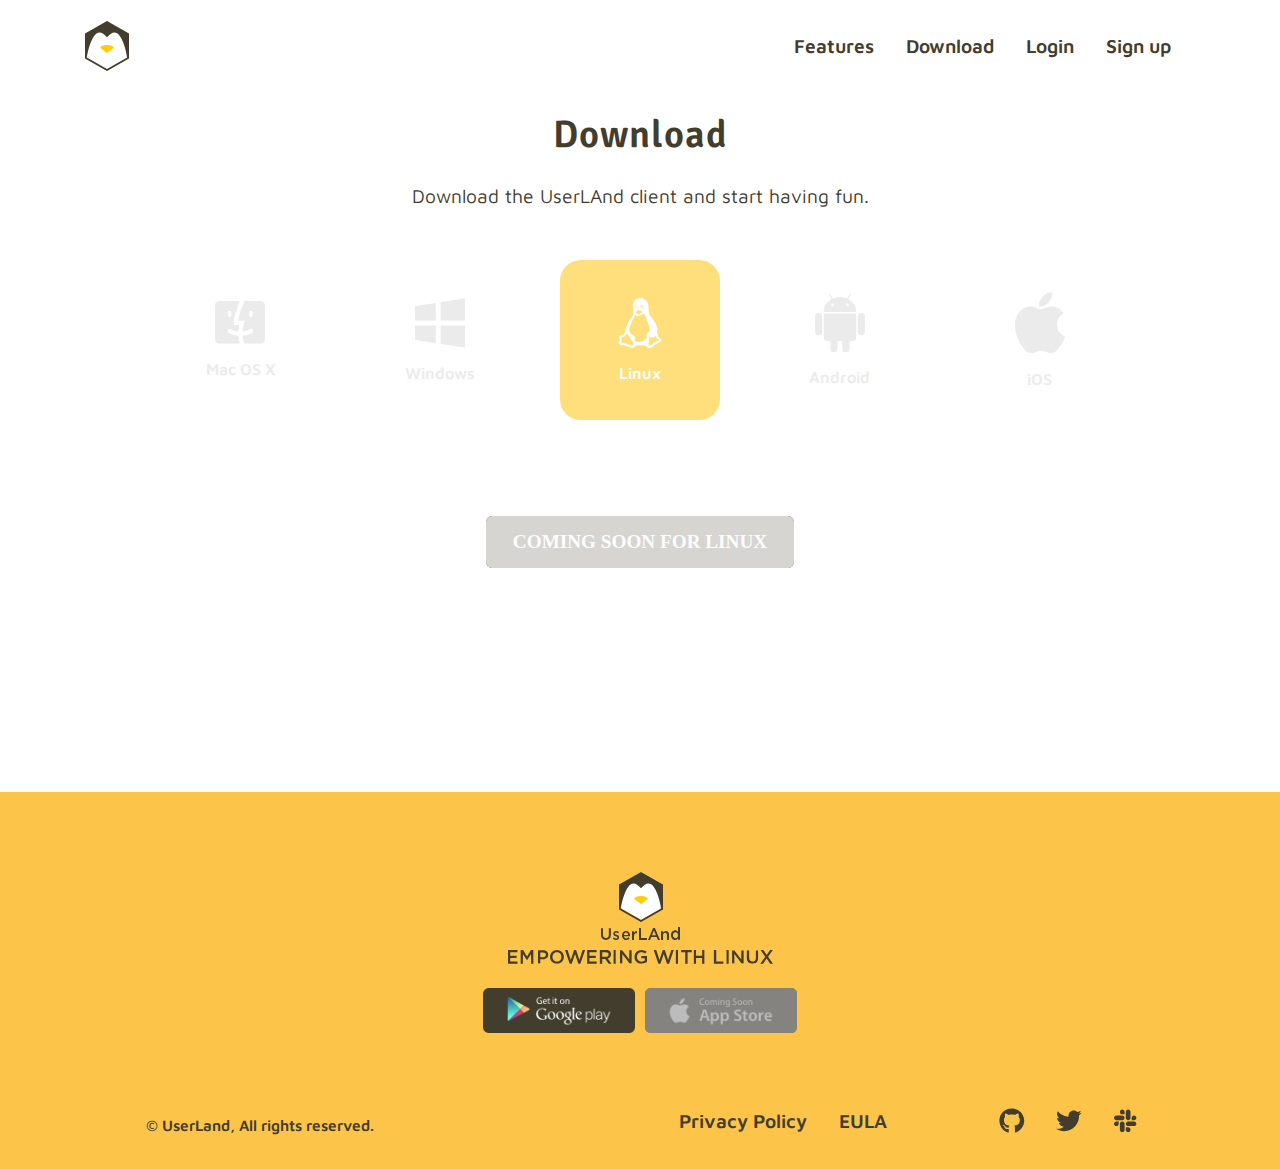
<file: download/index.html>
<!DOCTYPE html><html lang="en"><head><meta charSet="utf-8"/><meta http-equiv="x-ua-compatible" content="ie=edge"/><meta name="viewport" content="width=device-width, initial-scale=1, shrink-to-fit=no"/><style data-href="/styles.85f31be211428330cc62.css">@import url(https://fonts.googleapis.com/css?family=Maven+Pro:400,500,700,900);@import url(https://fonts.googleapis.com/css?family=Signika:700);.notfound{height:60vh;min-height:25rem;display:flex;flex-direction:column;justify-content:center;align-items:center}.notfound__body{text-align:center}.notfound__body h1{font-size:10rem}.notfound__body p{font-size:1.5rem}.download-module--download--1Zm43{position:relative;text-align:center;margin-bottom:7rem}.download-module--download__btn--VraNa{text-transform:none;font-weight:600!important}.download-module--download__list--QSfTA{margin:0 0 5rem;padding:0;list-style:none;display:flex;justify-content:space-between;flex-wrap:wrap}@media screen and (min-width:769px){.download-module--download__list--QSfTA{width:90%;margin-left:auto;margin-right:auto;justify-content:space-around}}.download-module--platform__logo--2qoaA{margin-bottom:1rem;width:50px;height:auto}.download-module--platform__alternatives--3TCNM{display:none}.download-module--platform--2O5YU .download-module--icon--3o1Qu{width:7rem;height:7rem;display:flex;flex-direction:column;justify-content:center;align-items:center;border-radius:1.3rem;cursor:pointer;-webkit-transition:all .2s ease;transition:all .2s ease}.download-module--platform--2O5YU .download-module--icon--3o1Qu h6{margin:0;color:#ebebeb;font-weight:600}.download-module--platform--2O5YU .download-module--icon__shape--17SaR{fill:#ebebeb}@media screen and (min-width:510px){.download-module--platform--2O5YU .download-module--icon--3o1Qu{width:10rem;height:10rem}}.download-module--platform_active--1mCCZ .download-module--platform__alternatives--3TCNM{text-align:center;text-decoration:underline;margin-top:1rem;display:block;max-width:10rem}.download-module--platform_active--1mCCZ .download-module--platform__alternatives--3TCNM a{font-weight:400;display:block;color:#ffcc05}@media screen and (min-width:991px){.download-module--platform_active--1mCCZ .download-module--platform__alternatives--3TCNM a{display:inline-block}.download-module--platform_active--1mCCZ .download-module--platform__alternatives--3TCNM a:not(:last-child){margin-right:.8rem}}.download-module--platform--2O5YU .download-module--icon--3o1Qu:hover,.download-module--platform_active--1mCCZ .download-module--icon--3o1Qu{background:#ffdf7b}.download-module--platform--2O5YU .download-module--icon--3o1Qu:hover h6,.download-module--platform_active--1mCCZ .download-module--icon--3o1Qu h6{color:#fff}.download-module--platform--2O5YU .download-module--icon--3o1Qu:hover .download-module--icon__shape--17SaR,.download-module--platform_active--1mCCZ .download-module--icon--3o1Qu .download-module--icon__shape--17SaR{fill:#fff}.download-module--setup--2X8Rn{display:block;margin-bottom:7rem}.download-module--setup__steps--6wun0{list-style:none;display:block;padding-left:0}.download-module--step--3_kyg{margin-bottom:4rem}.download-module--step__head--1uRq4{margin-bottom:.7rem;font-family:inherit}.download-module--step__head--1uRq4 span{font-family:inherit;color:#fdc44a;margin-right:.3rem}.download-module--step__head--1uRq4 h3{position:relative;font-size:1.4rem}.download-module--step--3_kyg .download-module--code--1VtrB:not(:last-child),.download-module--step--3_kyg a:not(:last-child),.download-module--step--3_kyg p:not(:last-child){margin-bottom:1rem}@media screen and (min-width:769px){.download-module--step--3_kyg{width:70%;max-width:40rem;margin-left:auto;margin-right:auto}.download-module--step--3_kyg:not(:last-child){margin-bottom:7rem}.download-module--step--3_kyg span{position:absolute;left:-1.8rem;margin-right:0;top:0}}.download-module--code--1VtrB{display:inline-block;overflow-x:scroll;border-radius:6px;width:100%;background-color:#3c3c3c;padding:.5rem .8rem}.download-module--code--1VtrB code{color:#fff;padding:0;width:unset;white-space:nowrap}.default-page{padding:10rem 0;width:75%;margin:auto}.features-module--features--355cr{text-align:center}.features-module--features--355cr ul{padding:0 4rem;list-style:none;display:flex;flex-direction:column}.features-module--features--355cr li{margin-bottom:3rem;padding:0 1rem;border-radius:1rem}.features-module--features--355cr li img{height:70px;width:auto;margin-bottom:1.5rem}.features-module--features--355cr li h6{margin-bottom:.6rem;font-size:1.1rem;font-weight:700}@media screen and (min-width:575px){.features-module--features--355cr{text-align:left}.features-module--features--355cr ul{padding:0;flex-direction:row;flex-wrap:wrap;justify-content:space-between}.features-module--features--355cr li{margin-bottom:5rem;max-width:45%}}@media screen and (min-width:991px){.features-module--features--355cr li{max-width:30%}}@media screen and (min-width:1500px){.features-module--features--355cr li{max-width:23%}}.hero{position:relative;padding-top:33%;height:50rem;margin-bottom:4rem;overflow:hidden;background:linear-gradient(-135deg,#ffb751,#fdc149 29%,#ffd652 82%,#ffd900)}.hero:after{content:"";position:absolute;bottom:-1px;width:100%;height:100%;background:url([data-uri]) no-repeat 0 100%;background-size:100% 13vw}.hero__title{font-family:Signika,Maven Pro,sans-serif;font-size:2.7rem}.hero__body{position:relative;z-index:33}.hero__body p{margin-bottom:1.5rem;max-width:90%;font-weight:500}.hero__media{position:absolute;bottom:-5rem;width:30rem;right:-9rem}@media screen and (orientation:landscape){.hero{padding-top:33vh}}@media screen and (min-width:900px){.hero{padding-top:0;margin-bottom:0;display:flex;flex-direction:column;justify-content:center;height:95vh;max-height:56rem}.hero__title{font-size:3.7rem;max-width:50%}.hero__media{bottom:0;width:37rem;right:-12rem;height:auto}.hero__body p{width:50%}}@media screen and (min-width:995px){.hero>.container{position:relative}.hero__media{bottom:-14rem;right:-14rem;width:62vw}}@media screen and (min-width:1200px){.hero__media{bottom:-16rem;right:-16rem;width:60vw;max-width:51rem}}.features{padding-bottom:4rem;background:url([data-uri]) no-repeat bottom;background-size:100% 35%}@media screen and (min-width:992px){.features{background-size:100% 46%}}.feature{display:flex;flex-direction:column}.feature:not(:last-child){margin-bottom:10rem}.feature__title{display:inline-block;position:relative;align-self:baseline;font-size:1.7rem;font-weight:600;margin-bottom:1.4rem;letter-spacing:1px;text-transform:capitalize}.feature__title:after{content:"";position:absolute;top:-.5rem;left:0;width:15%;height:.5rem;background-color:#ffcc05}.feature__media{margin-right:auto;margin-left:auto;position:relative;left:0}.feature_horizontal{text-align:center}.feature_horizontal p{text-align:left}.feature_horizontal .feature__media{width:100%;margin-bottom:4rem}.feature_horizontal .feature__media img{-webkit-filter:drop-shadow(0 9px 30px rgba(193,181,199,.53));filter:drop-shadow(0 9px 30px rgba(193,181,199,.53))}.feature_vertical .feature__media{height:100vw;margin-top:4rem}.feature_vertical .feature__media img{width:auto;height:100%;-webkit-filter:drop-shadow(-9px 0 20px rgba(193,181,199,.53));filter:drop-shadow(-9px 0 20px rgba(193,181,199,.53))}@media screen and (min-width:575px){.feature_vertical .feature__media{height:35rem}}@media screen and (min-width:767px){.feature_horizontal .feature__media{width:35rem}}@media screen and (min-width:800px){.feature_vertical .feature__body,.feature_vertical .feature__media{margin-top:0;flex:0 0 50%}.feature_vertical .feature__body{margin-top:3rem}.feature_vertical{flex-direction:row-reverse}}@media screen and (min-width:992px){.feature{top:-5rem;position:relative}.feature_horizontal .feature__body{margin:auto;width:70%}.feature_vertical .feature__body{display:flex;flex-direction:column;justify-content:flex-end}.feature_vertical .feature__media{flex:0 0 30%}}@media screen and (min-width:1200px){.feature_vertical .feature__body{justify-content:center}}.jobs{padding-bottom:4rem}.jobs__hero{background:url(/static/jobs-117a4e29bc6a81e005475a41fa2fa1cc.jpg) no-repeat;background-size:cover;height:35rem}.jobs__hero>.container{position:relative;z-index:99}.jobs__hero:before{content:"";position:absolute;top:0;left:0;width:100%;height:100%;pointer-events:none;opacity:.7;background:linear-gradient(-135deg,#ffb751,#fdc149 29%,#ffd652 82%,#ffd900)}.jobs__hero .hero__title{border-left:8px solid #fff;padding:0 0 0 1rem}.jobs__section>ul{padding:0;list-style:none}.job{margin-top:5rem}.job__head{margin-bottom:1rem}.job:not(:last-child){border-bottom:2px solid hsla(0,0%,93.7%,.9);padding-bottom:3rem}.job__requirements{margin-bottom:2rem}.job__requirements li{margin-bottom:.4rem}

/*!
 * Bootstrap v4.3.1 (https://getbootstrap.com/)
 * Copyright 2011-2019 The Bootstrap Authors
 * Copyright 2011-2019 Twitter, Inc.
 * Licensed under MIT (https://github.com/twbs/bootstrap/blob/master/LICENSE)
 */:root{--blue:#007bff;--indigo:#6610f2;--purple:#6f42c1;--pink:#e83e8c;--red:#dc3545;--orange:#fd7e14;--yellow:#ffc107;--green:#28a745;--teal:#20c997;--cyan:#17a2b8;--white:#fff;--gray:#6c757d;--gray-dark:#343a40;--primary:#007bff;--secondary:#6c757d;--success:#28a745;--info:#17a2b8;--warning:#ffc107;--danger:#dc3545;--light:#f8f9fa;--dark:#343a40;--breakpoint-xs:0;--breakpoint-sm:576px;--breakpoint-md:768px;--breakpoint-lg:992px;--breakpoint-xl:1200px;--font-family-sans-serif:-apple-system,BlinkMacSystemFont,"Segoe UI",Roboto,"Helvetica Neue",Arial,"Noto Sans",sans-serif,"Apple Color Emoji","Segoe UI Emoji","Segoe UI Symbol","Noto Color Emoji";--font-family-monospace:SFMono-Regular,Menlo,Monaco,Consolas,"Liberation Mono","Courier New",monospace}*,:after,:before{box-sizing:border-box}html{font-family:sans-serif;line-height:1.15;-webkit-text-size-adjust:100%;-webkit-tap-highlight-color:transparent}article,aside,figcaption,figure,footer,header,hgroup,main,nav,section{display:block}body{font-family:-apple-system,BlinkMacSystemFont,Segoe UI,Roboto,Helvetica Neue,Arial,Noto Sans,sans-serif,Apple Color Emoji,Segoe UI Emoji,Segoe UI Symbol,Noto Color Emoji;font-size:1rem;font-weight:400;line-height:1.5;color:#212529;text-align:left;background-color:#fff}[tabindex="-1"]:focus{outline:0!important}hr{box-sizing:content-box;height:0;overflow:visible}h1,h2,h3,h4,h5,h6{margin-top:0;margin-bottom:.5rem}p{margin-top:0;margin-bottom:1rem}abbr[data-original-title],abbr[title]{text-decoration:underline;-webkit-text-decoration:underline dotted;text-decoration:underline dotted;cursor:help;border-bottom:0;-webkit-text-decoration-skip-ink:none;text-decoration-skip-ink:none}address{font-style:normal;line-height:inherit}address,dl,ol,ul{margin-bottom:1rem}dl,ol,ul{margin-top:0}ol ol,ol ul,ul ol,ul ul{margin-bottom:0}dt{font-weight:700}dd{margin-bottom:.5rem;margin-left:0}blockquote{margin:0 0 1rem}b,strong{font-weight:bolder}small{font-size:80%}sub,sup{position:relative;font-size:75%;line-height:0;vertical-align:baseline}sub{bottom:-.25em}sup{top:-.5em}a{color:#007bff;text-decoration:none;background-color:transparent}a:hover{color:#0056b3;text-decoration:underline}a:not([href]):not([tabindex]),a:not([href]):not([tabindex]):focus,a:not([href]):not([tabindex]):hover{color:inherit;text-decoration:none}a:not([href]):not([tabindex]):focus{outline:0}code,kbd,pre,samp{font-family:SFMono-Regular,Menlo,Monaco,Consolas,Liberation Mono,Courier New,monospace;font-size:1em}pre{margin-top:0;margin-bottom:1rem;overflow:auto}figure{margin:0 0 1rem}img{border-style:none}img,svg{vertical-align:middle}svg{overflow:hidden}table{border-collapse:collapse}caption{padding-top:.75rem;padding-bottom:.75rem;color:#6c757d;text-align:left;caption-side:bottom}th{text-align:inherit}label{display:inline-block;margin-bottom:.5rem}button{border-radius:0}button:focus{outline:1px dotted;outline:5px auto -webkit-focus-ring-color}button,input,optgroup,select,textarea{margin:0;font-family:inherit;font-size:inherit;line-height:inherit}button,input{overflow:visible}button,select{text-transform:none}select{word-wrap:normal}[type=button],[type=reset],[type=submit],button{-webkit-appearance:button}[type=button]:not(:disabled),[type=reset]:not(:disabled),[type=submit]:not(:disabled),button:not(:disabled){cursor:pointer}[type=button]::-moz-focus-inner,[type=reset]::-moz-focus-inner,[type=submit]::-moz-focus-inner,button::-moz-focus-inner{padding:0;border-style:none}input[type=checkbox],input[type=radio]{box-sizing:border-box;padding:0}input[type=date],input[type=datetime-local],input[type=month],input[type=time]{-webkit-appearance:listbox}textarea{overflow:auto;resize:vertical}fieldset{min-width:0;padding:0;margin:0;border:0}legend{display:block;width:100%;max-width:100%;padding:0;margin-bottom:.5rem;font-size:1.5rem;line-height:inherit;color:inherit;white-space:normal}progress{vertical-align:baseline}[type=number]::-webkit-inner-spin-button,[type=number]::-webkit-outer-spin-button{height:auto}[type=search]{outline-offset:-2px;-webkit-appearance:none}[type=search]::-webkit-search-decoration{-webkit-appearance:none}::-webkit-file-upload-button{font:inherit;-webkit-appearance:button}output{display:inline-block}summary{display:list-item;cursor:pointer}template{display:none}[hidden]{display:none!important}.h1,.h2,.h3,.h4,.h5,.h6,h1,h2,h3,h4,h5,h6{margin-bottom:.5rem;font-weight:500;line-height:1.2}.h1,h1{font-size:2.5rem}.h2,h2{font-size:2rem}.h3,h3{font-size:1.75rem}.h4,h4{font-size:1.5rem}.h5,h5{font-size:1.25rem}.h6,h6{font-size:1rem}.lead{font-size:1.25rem;font-weight:300}.display-1{font-size:6rem}.display-1,.display-2{font-weight:300;line-height:1.2}.display-2{font-size:5.5rem}.display-3{font-size:4.5rem}.display-3,.display-4{font-weight:300;line-height:1.2}.display-4{font-size:3.5rem}hr{margin-top:1rem;margin-bottom:1rem;border:0;border-top:1px solid rgba(0,0,0,.1)}.small,small{font-size:80%;font-weight:400}.mark,mark{padding:.2em;background-color:#fcf8e3}.list-inline,.list-unstyled{padding-left:0;list-style:none}.list-inline-item{display:inline-block}.list-inline-item:not(:last-child){margin-right:.5rem}.initialism{font-size:90%;text-transform:uppercase}.blockquote{margin-bottom:1rem;font-size:1.25rem}.blockquote-footer{display:block;font-size:80%;color:#6c757d}.blockquote-footer:before{content:"\2014\A0"}.img-fluid,.img-thumbnail{max-width:100%;height:auto}.img-thumbnail{padding:.25rem;background-color:#fff;border:1px solid #dee2e6;border-radius:.25rem}.figure{display:inline-block}.figure-img{margin-bottom:.5rem;line-height:1}.figure-caption{font-size:90%;color:#6c757d}code{font-size:87.5%;color:#e83e8c;word-break:break-word}a>code{color:inherit}kbd{padding:.2rem .4rem;font-size:87.5%;color:#fff;background-color:#212529;border-radius:.2rem}kbd kbd{padding:0;font-size:100%;font-weight:700}pre{display:block;font-size:87.5%;color:#212529}pre code{font-size:inherit;color:inherit;word-break:normal}.pre-scrollable{max-height:340px;overflow-y:scroll}.container{width:100%;padding-right:15px;padding-left:15px;margin-right:auto;margin-left:auto}@media (min-width:576px){.container{max-width:540px}}@media (min-width:768px){.container{max-width:720px}}@media (min-width:992px){.container{max-width:960px}}@media (min-width:1200px){.container{max-width:1140px}}.container-fluid{width:100%;padding-right:15px;padding-left:15px;margin-right:auto;margin-left:auto}.row{display:flex;flex-wrap:wrap;margin-right:-15px;margin-left:-15px}.no-gutters{margin-right:0;margin-left:0}.no-gutters>.col,.no-gutters>[class*=col-]{padding-right:0;padding-left:0}.col,.col-1,.col-2,.col-3,.col-4,.col-5,.col-6,.col-7,.col-8,.col-9,.col-10,.col-11,.col-12,.col-auto,.col-lg,.col-lg-1,.col-lg-2,.col-lg-3,.col-lg-4,.col-lg-5,.col-lg-6,.col-lg-7,.col-lg-8,.col-lg-9,.col-lg-10,.col-lg-11,.col-lg-12,.col-lg-auto,.col-md,.col-md-1,.col-md-2,.col-md-3,.col-md-4,.col-md-5,.col-md-6,.col-md-7,.col-md-8,.col-md-9,.col-md-10,.col-md-11,.col-md-12,.col-md-auto,.col-sm,.col-sm-1,.col-sm-2,.col-sm-3,.col-sm-4,.col-sm-5,.col-sm-6,.col-sm-7,.col-sm-8,.col-sm-9,.col-sm-10,.col-sm-11,.col-sm-12,.col-sm-auto,.col-xl,.col-xl-1,.col-xl-2,.col-xl-3,.col-xl-4,.col-xl-5,.col-xl-6,.col-xl-7,.col-xl-8,.col-xl-9,.col-xl-10,.col-xl-11,.col-xl-12,.col-xl-auto{position:relative;width:100%;padding-right:15px;padding-left:15px}.col{flex-basis:0;flex-grow:1;max-width:100%}.col-auto{flex:0 0 auto;width:auto;max-width:100%}.col-1{flex:0 0 8.333333%;max-width:8.333333%}.col-2{flex:0 0 16.666667%;max-width:16.666667%}.col-3{flex:0 0 25%;max-width:25%}.col-4{flex:0 0 33.333333%;max-width:33.333333%}.col-5{flex:0 0 41.666667%;max-width:41.666667%}.col-6{flex:0 0 50%;max-width:50%}.col-7{flex:0 0 58.333333%;max-width:58.333333%}.col-8{flex:0 0 66.666667%;max-width:66.666667%}.col-9{flex:0 0 75%;max-width:75%}.col-10{flex:0 0 83.333333%;max-width:83.333333%}.col-11{flex:0 0 91.666667%;max-width:91.666667%}.col-12{flex:0 0 100%;max-width:100%}.order-first{order:-1}.order-last{order:13}.order-0{order:0}.order-1{order:1}.order-2{order:2}.order-3{order:3}.order-4{order:4}.order-5{order:5}.order-6{order:6}.order-7{order:7}.order-8{order:8}.order-9{order:9}.order-10{order:10}.order-11{order:11}.order-12{order:12}.offset-1{margin-left:8.333333%}.offset-2{margin-left:16.666667%}.offset-3{margin-left:25%}.offset-4{margin-left:33.333333%}.offset-5{margin-left:41.666667%}.offset-6{margin-left:50%}.offset-7{margin-left:58.333333%}.offset-8{margin-left:66.666667%}.offset-9{margin-left:75%}.offset-10{margin-left:83.333333%}.offset-11{margin-left:91.666667%}@media (min-width:576px){.col-sm{flex-basis:0;flex-grow:1;max-width:100%}.col-sm-auto{flex:0 0 auto;width:auto;max-width:100%}.col-sm-1{flex:0 0 8.333333%;max-width:8.333333%}.col-sm-2{flex:0 0 16.666667%;max-width:16.666667%}.col-sm-3{flex:0 0 25%;max-width:25%}.col-sm-4{flex:0 0 33.333333%;max-width:33.333333%}.col-sm-5{flex:0 0 41.666667%;max-width:41.666667%}.col-sm-6{flex:0 0 50%;max-width:50%}.col-sm-7{flex:0 0 58.333333%;max-width:58.333333%}.col-sm-8{flex:0 0 66.666667%;max-width:66.666667%}.col-sm-9{flex:0 0 75%;max-width:75%}.col-sm-10{flex:0 0 83.333333%;max-width:83.333333%}.col-sm-11{flex:0 0 91.666667%;max-width:91.666667%}.col-sm-12{flex:0 0 100%;max-width:100%}.order-sm-first{order:-1}.order-sm-last{order:13}.order-sm-0{order:0}.order-sm-1{order:1}.order-sm-2{order:2}.order-sm-3{order:3}.order-sm-4{order:4}.order-sm-5{order:5}.order-sm-6{order:6}.order-sm-7{order:7}.order-sm-8{order:8}.order-sm-9{order:9}.order-sm-10{order:10}.order-sm-11{order:11}.order-sm-12{order:12}.offset-sm-0{margin-left:0}.offset-sm-1{margin-left:8.333333%}.offset-sm-2{margin-left:16.666667%}.offset-sm-3{margin-left:25%}.offset-sm-4{margin-left:33.333333%}.offset-sm-5{margin-left:41.666667%}.offset-sm-6{margin-left:50%}.offset-sm-7{margin-left:58.333333%}.offset-sm-8{margin-left:66.666667%}.offset-sm-9{margin-left:75%}.offset-sm-10{margin-left:83.333333%}.offset-sm-11{margin-left:91.666667%}}@media (min-width:768px){.col-md{flex-basis:0;flex-grow:1;max-width:100%}.col-md-auto{flex:0 0 auto;width:auto;max-width:100%}.col-md-1{flex:0 0 8.333333%;max-width:8.333333%}.col-md-2{flex:0 0 16.666667%;max-width:16.666667%}.col-md-3{flex:0 0 25%;max-width:25%}.col-md-4{flex:0 0 33.333333%;max-width:33.333333%}.col-md-5{flex:0 0 41.666667%;max-width:41.666667%}.col-md-6{flex:0 0 50%;max-width:50%}.col-md-7{flex:0 0 58.333333%;max-width:58.333333%}.col-md-8{flex:0 0 66.666667%;max-width:66.666667%}.col-md-9{flex:0 0 75%;max-width:75%}.col-md-10{flex:0 0 83.333333%;max-width:83.333333%}.col-md-11{flex:0 0 91.666667%;max-width:91.666667%}.col-md-12{flex:0 0 100%;max-width:100%}.order-md-first{order:-1}.order-md-last{order:13}.order-md-0{order:0}.order-md-1{order:1}.order-md-2{order:2}.order-md-3{order:3}.order-md-4{order:4}.order-md-5{order:5}.order-md-6{order:6}.order-md-7{order:7}.order-md-8{order:8}.order-md-9{order:9}.order-md-10{order:10}.order-md-11{order:11}.order-md-12{order:12}.offset-md-0{margin-left:0}.offset-md-1{margin-left:8.333333%}.offset-md-2{margin-left:16.666667%}.offset-md-3{margin-left:25%}.offset-md-4{margin-left:33.333333%}.offset-md-5{margin-left:41.666667%}.offset-md-6{margin-left:50%}.offset-md-7{margin-left:58.333333%}.offset-md-8{margin-left:66.666667%}.offset-md-9{margin-left:75%}.offset-md-10{margin-left:83.333333%}.offset-md-11{margin-left:91.666667%}}@media (min-width:992px){.col-lg{flex-basis:0;flex-grow:1;max-width:100%}.col-lg-auto{flex:0 0 auto;width:auto;max-width:100%}.col-lg-1{flex:0 0 8.333333%;max-width:8.333333%}.col-lg-2{flex:0 0 16.666667%;max-width:16.666667%}.col-lg-3{flex:0 0 25%;max-width:25%}.col-lg-4{flex:0 0 33.333333%;max-width:33.333333%}.col-lg-5{flex:0 0 41.666667%;max-width:41.666667%}.col-lg-6{flex:0 0 50%;max-width:50%}.col-lg-7{flex:0 0 58.333333%;max-width:58.333333%}.col-lg-8{flex:0 0 66.666667%;max-width:66.666667%}.col-lg-9{flex:0 0 75%;max-width:75%}.col-lg-10{flex:0 0 83.333333%;max-width:83.333333%}.col-lg-11{flex:0 0 91.666667%;max-width:91.666667%}.col-lg-12{flex:0 0 100%;max-width:100%}.order-lg-first{order:-1}.order-lg-last{order:13}.order-lg-0{order:0}.order-lg-1{order:1}.order-lg-2{order:2}.order-lg-3{order:3}.order-lg-4{order:4}.order-lg-5{order:5}.order-lg-6{order:6}.order-lg-7{order:7}.order-lg-8{order:8}.order-lg-9{order:9}.order-lg-10{order:10}.order-lg-11{order:11}.order-lg-12{order:12}.offset-lg-0{margin-left:0}.offset-lg-1{margin-left:8.333333%}.offset-lg-2{margin-left:16.666667%}.offset-lg-3{margin-left:25%}.offset-lg-4{margin-left:33.333333%}.offset-lg-5{margin-left:41.666667%}.offset-lg-6{margin-left:50%}.offset-lg-7{margin-left:58.333333%}.offset-lg-8{margin-left:66.666667%}.offset-lg-9{margin-left:75%}.offset-lg-10{margin-left:83.333333%}.offset-lg-11{margin-left:91.666667%}}@media (min-width:1200px){.col-xl{flex-basis:0;flex-grow:1;max-width:100%}.col-xl-auto{flex:0 0 auto;width:auto;max-width:100%}.col-xl-1{flex:0 0 8.333333%;max-width:8.333333%}.col-xl-2{flex:0 0 16.666667%;max-width:16.666667%}.col-xl-3{flex:0 0 25%;max-width:25%}.col-xl-4{flex:0 0 33.333333%;max-width:33.333333%}.col-xl-5{flex:0 0 41.666667%;max-width:41.666667%}.col-xl-6{flex:0 0 50%;max-width:50%}.col-xl-7{flex:0 0 58.333333%;max-width:58.333333%}.col-xl-8{flex:0 0 66.666667%;max-width:66.666667%}.col-xl-9{flex:0 0 75%;max-width:75%}.col-xl-10{flex:0 0 83.333333%;max-width:83.333333%}.col-xl-11{flex:0 0 91.666667%;max-width:91.666667%}.col-xl-12{flex:0 0 100%;max-width:100%}.order-xl-first{order:-1}.order-xl-last{order:13}.order-xl-0{order:0}.order-xl-1{order:1}.order-xl-2{order:2}.order-xl-3{order:3}.order-xl-4{order:4}.order-xl-5{order:5}.order-xl-6{order:6}.order-xl-7{order:7}.order-xl-8{order:8}.order-xl-9{order:9}.order-xl-10{order:10}.order-xl-11{order:11}.order-xl-12{order:12}.offset-xl-0{margin-left:0}.offset-xl-1{margin-left:8.333333%}.offset-xl-2{margin-left:16.666667%}.offset-xl-3{margin-left:25%}.offset-xl-4{margin-left:33.333333%}.offset-xl-5{margin-left:41.666667%}.offset-xl-6{margin-left:50%}.offset-xl-7{margin-left:58.333333%}.offset-xl-8{margin-left:66.666667%}.offset-xl-9{margin-left:75%}.offset-xl-10{margin-left:83.333333%}.offset-xl-11{margin-left:91.666667%}}.table{width:100%;margin-bottom:1rem;color:#212529}.table td,.table th{padding:.75rem;vertical-align:top;border-top:1px solid #dee2e6}.table thead th{vertical-align:bottom;border-bottom:2px solid #dee2e6}.table tbody+tbody{border-top:2px solid #dee2e6}.table-sm td,.table-sm th{padding:.3rem}.table-bordered,.table-bordered td,.table-bordered th{border:1px solid #dee2e6}.table-bordered thead td,.table-bordered thead th{border-bottom-width:2px}.table-borderless tbody+tbody,.table-borderless td,.table-borderless th,.table-borderless thead th{border:0}.table-striped tbody tr:nth-of-type(odd){background-color:rgba(0,0,0,.05)}.table-hover tbody tr:hover{color:#212529;background-color:rgba(0,0,0,.075)}.table-primary,.table-primary>td,.table-primary>th{background-color:#b8daff}.table-primary tbody+tbody,.table-primary td,.table-primary th,.table-primary thead th{border-color:#7abaff}.table-hover .table-primary:hover,.table-hover .table-primary:hover>td,.table-hover .table-primary:hover>th{background-color:#9fcdff}.table-secondary,.table-secondary>td,.table-secondary>th{background-color:#d6d8db}.table-secondary tbody+tbody,.table-secondary td,.table-secondary th,.table-secondary thead th{border-color:#b3b7bb}.table-hover .table-secondary:hover,.table-hover .table-secondary:hover>td,.table-hover .table-secondary:hover>th{background-color:#c8cbcf}.table-success,.table-success>td,.table-success>th{background-color:#c3e6cb}.table-success tbody+tbody,.table-success td,.table-success th,.table-success thead th{border-color:#8fd19e}.table-hover .table-success:hover,.table-hover .table-success:hover>td,.table-hover .table-success:hover>th{background-color:#b1dfbb}.table-info,.table-info>td,.table-info>th{background-color:#bee5eb}.table-info tbody+tbody,.table-info td,.table-info th,.table-info thead th{border-color:#86cfda}.table-hover .table-info:hover,.table-hover .table-info:hover>td,.table-hover .table-info:hover>th{background-color:#abdde5}.table-warning,.table-warning>td,.table-warning>th{background-color:#ffeeba}.table-warning tbody+tbody,.table-warning td,.table-warning th,.table-warning thead th{border-color:#ffdf7e}.table-hover .table-warning:hover,.table-hover .table-warning:hover>td,.table-hover .table-warning:hover>th{background-color:#ffe8a1}.table-danger,.table-danger>td,.table-danger>th{background-color:#f5c6cb}.table-danger tbody+tbody,.table-danger td,.table-danger th,.table-danger thead th{border-color:#ed969e}.table-hover .table-danger:hover,.table-hover .table-danger:hover>td,.table-hover .table-danger:hover>th{background-color:#f1b0b7}.table-light,.table-light>td,.table-light>th{background-color:#fdfdfe}.table-light tbody+tbody,.table-light td,.table-light th,.table-light thead th{border-color:#fbfcfc}.table-hover .table-light:hover,.table-hover .table-light:hover>td,.table-hover .table-light:hover>th{background-color:#ececf6}.table-dark,.table-dark>td,.table-dark>th{background-color:#c6c8ca}.table-dark tbody+tbody,.table-dark td,.table-dark th,.table-dark thead th{border-color:#95999c}.table-hover .table-dark:hover,.table-hover .table-dark:hover>td,.table-hover .table-dark:hover>th{background-color:#b9bbbe}.table-active,.table-active>td,.table-active>th,.table-hover .table-active:hover,.table-hover .table-active:hover>td,.table-hover .table-active:hover>th{background-color:rgba(0,0,0,.075)}.table .thead-dark th{color:#fff;background-color:#343a40;border-color:#454d55}.table .thead-light th{color:#495057;background-color:#e9ecef;border-color:#dee2e6}.table-dark{color:#fff;background-color:#343a40}.table-dark td,.table-dark th,.table-dark thead th{border-color:#454d55}.table-dark.table-bordered{border:0}.table-dark.table-striped tbody tr:nth-of-type(odd){background-color:hsla(0,0%,100%,.05)}.table-dark.table-hover tbody tr:hover{color:#fff;background-color:hsla(0,0%,100%,.075)}@media (max-width:575.98px){.table-responsive-sm{display:block;width:100%;overflow-x:auto;-webkit-overflow-scrolling:touch}.table-responsive-sm>.table-bordered{border:0}}@media (max-width:767.98px){.table-responsive-md{display:block;width:100%;overflow-x:auto;-webkit-overflow-scrolling:touch}.table-responsive-md>.table-bordered{border:0}}@media (max-width:991.98px){.table-responsive-lg{display:block;width:100%;overflow-x:auto;-webkit-overflow-scrolling:touch}.table-responsive-lg>.table-bordered{border:0}}@media (max-width:1199.98px){.table-responsive-xl{display:block;width:100%;overflow-x:auto;-webkit-overflow-scrolling:touch}.table-responsive-xl>.table-bordered{border:0}}.table-responsive{display:block;width:100%;overflow-x:auto;-webkit-overflow-scrolling:touch}.table-responsive>.table-bordered{border:0}.form-control{display:block;width:100%;height:calc(1.5em + .75rem + 2px);padding:.375rem .75rem;font-size:1rem;font-weight:400;line-height:1.5;color:#495057;background-color:#fff;background-clip:padding-box;border:1px solid #ced4da;border-radius:.25rem;-webkit-transition:border-color .15s ease-in-out,box-shadow .15s ease-in-out;transition:border-color .15s ease-in-out,box-shadow .15s ease-in-out}@media (prefers-reduced-motion:reduce){.form-control{-webkit-transition:none;transition:none}}.form-control::-ms-expand{background-color:transparent;border:0}.form-control:focus{color:#495057;background-color:#fff;border-color:#80bdff;outline:0;box-shadow:0 0 0 .2rem rgba(0,123,255,.25)}.form-control::-webkit-input-placeholder{color:#6c757d;opacity:1}.form-control::-moz-placeholder{color:#6c757d;opacity:1}.form-control:-ms-input-placeholder{color:#6c757d;opacity:1}.form-control::-ms-input-placeholder{color:#6c757d;opacity:1}.form-control::placeholder{color:#6c757d;opacity:1}.form-control:disabled,.form-control[readonly]{background-color:#e9ecef;opacity:1}select.form-control:focus::-ms-value{color:#495057;background-color:#fff}.form-control-file,.form-control-range{display:block;width:100%}.col-form-label{padding-top:calc(.375rem + 1px);padding-bottom:calc(.375rem + 1px);margin-bottom:0;font-size:inherit;line-height:1.5}.col-form-label-lg{padding-top:calc(.5rem + 1px);padding-bottom:calc(.5rem + 1px);font-size:1.25rem;line-height:1.5}.col-form-label-sm{padding-top:calc(.25rem + 1px);padding-bottom:calc(.25rem + 1px);font-size:.875rem;line-height:1.5}.form-control-plaintext{display:block;width:100%;padding-top:.375rem;padding-bottom:.375rem;margin-bottom:0;line-height:1.5;color:#212529;background-color:transparent;border:solid transparent;border-width:1px 0}.form-control-plaintext.form-control-lg,.form-control-plaintext.form-control-sm{padding-right:0;padding-left:0}.form-control-sm{height:calc(1.5em + .5rem + 2px);padding:.25rem .5rem;font-size:.875rem;line-height:1.5;border-radius:.2rem}.form-control-lg{height:calc(1.5em + 1rem + 2px);padding:.5rem 1rem;font-size:1.25rem;line-height:1.5;border-radius:.3rem}select.form-control[multiple],select.form-control[size],textarea.form-control{height:auto}.form-group{margin-bottom:1rem}.form-text{display:block;margin-top:.25rem}.form-row{display:flex;flex-wrap:wrap;margin-right:-5px;margin-left:-5px}.form-row>.col,.form-row>[class*=col-]{padding-right:5px;padding-left:5px}.form-check{position:relative;display:block;padding-left:1.25rem}.form-check-input{position:absolute;margin-top:.3rem;margin-left:-1.25rem}.form-check-input:disabled~.form-check-label{color:#6c757d}.form-check-label{margin-bottom:0}.form-check-inline{display:inline-flex;align-items:center;padding-left:0;margin-right:.75rem}.form-check-inline .form-check-input{position:static;margin-top:0;margin-right:.3125rem;margin-left:0}.valid-feedback{display:none;width:100%;margin-top:.25rem;font-size:80%;color:#28a745}.valid-tooltip{position:absolute;top:100%;z-index:5;display:none;max-width:100%;padding:.25rem .5rem;margin-top:.1rem;font-size:.875rem;line-height:1.5;color:#fff;background-color:rgba(40,167,69,.9);border-radius:.25rem}.form-control.is-valid,.was-validated .form-control:valid{border-color:#28a745;padding-right:calc(1.5em + .75rem);background-image:url("data:image/svg+xml;charset=utf-8,%3Csvg xmlns='http://www.w3.org/2000/svg' viewBox='0 0 8 8'%3E%3Cpath fill='%2328a745' d='M2.3 6.73L.6 4.53c-.4-1.04.46-1.4 1.1-.8l1.1 1.4 3.4-3.8c.6-.63 1.6-.27 1.2.7l-4 4.6c-.43.5-.8.4-1.1.1z'/%3E%3C/svg%3E");background-repeat:no-repeat;background-position:100% calc(.375em + .1875rem);background-size:calc(.75em + .375rem) calc(.75em + .375rem)}.form-control.is-valid:focus,.was-validated .form-control:valid:focus{border-color:#28a745;box-shadow:0 0 0 .2rem rgba(40,167,69,.25)}.form-control.is-valid~.valid-feedback,.form-control.is-valid~.valid-tooltip,.was-validated .form-control:valid~.valid-feedback,.was-validated .form-control:valid~.valid-tooltip{display:block}.was-validated textarea.form-control:valid,textarea.form-control.is-valid{padding-right:calc(1.5em + .75rem);background-position:top calc(.375em + .1875rem) right calc(.375em + .1875rem)}.custom-select.is-valid,.was-validated .custom-select:valid{border-color:#28a745;padding-right:calc((3em + 2.25rem)/4 + 1.75rem);background:url("data:image/svg+xml;charset=utf-8,%3Csvg xmlns='http://www.w3.org/2000/svg' viewBox='0 0 4 5'%3E%3Cpath fill='%23343a40' d='M2 0L0 2h4zm0 5L0 3h4z'/%3E%3C/svg%3E") no-repeat right .75rem center/8px 10px,url("data:image/svg+xml;charset=utf-8,%3Csvg xmlns='http://www.w3.org/2000/svg' viewBox='0 0 8 8'%3E%3Cpath fill='%2328a745' d='M2.3 6.73L.6 4.53c-.4-1.04.46-1.4 1.1-.8l1.1 1.4 3.4-3.8c.6-.63 1.6-.27 1.2.7l-4 4.6c-.43.5-.8.4-1.1.1z'/%3E%3C/svg%3E") #fff no-repeat center right 1.75rem/calc(.75em + .375rem) calc(.75em + .375rem)}.custom-select.is-valid:focus,.was-validated .custom-select:valid:focus{border-color:#28a745;box-shadow:0 0 0 .2rem rgba(40,167,69,.25)}.custom-select.is-valid~.valid-feedback,.custom-select.is-valid~.valid-tooltip,.form-control-file.is-valid~.valid-feedback,.form-control-file.is-valid~.valid-tooltip,.was-validated .custom-select:valid~.valid-feedback,.was-validated .custom-select:valid~.valid-tooltip,.was-validated .form-control-file:valid~.valid-feedback,.was-validated .form-control-file:valid~.valid-tooltip{display:block}.form-check-input.is-valid~.form-check-label,.was-validated .form-check-input:valid~.form-check-label{color:#28a745}.form-check-input.is-valid~.valid-feedback,.form-check-input.is-valid~.valid-tooltip,.was-validated .form-check-input:valid~.valid-feedback,.was-validated .form-check-input:valid~.valid-tooltip{display:block}.custom-control-input.is-valid~.custom-control-label,.was-validated .custom-control-input:valid~.custom-control-label{color:#28a745}.custom-control-input.is-valid~.custom-control-label:before,.was-validated .custom-control-input:valid~.custom-control-label:before{border-color:#28a745}.custom-control-input.is-valid~.valid-feedback,.custom-control-input.is-valid~.valid-tooltip,.was-validated .custom-control-input:valid~.valid-feedback,.was-validated .custom-control-input:valid~.valid-tooltip{display:block}.custom-control-input.is-valid:checked~.custom-control-label:before,.was-validated .custom-control-input:valid:checked~.custom-control-label:before{border-color:#34ce57;background-color:#34ce57}.custom-control-input.is-valid:focus~.custom-control-label:before,.was-validated .custom-control-input:valid:focus~.custom-control-label:before{box-shadow:0 0 0 .2rem rgba(40,167,69,.25)}.custom-control-input.is-valid:focus:not(:checked)~.custom-control-label:before,.custom-file-input.is-valid~.custom-file-label,.was-validated .custom-control-input:valid:focus:not(:checked)~.custom-control-label:before,.was-validated .custom-file-input:valid~.custom-file-label{border-color:#28a745}.custom-file-input.is-valid~.valid-feedback,.custom-file-input.is-valid~.valid-tooltip,.was-validated .custom-file-input:valid~.valid-feedback,.was-validated .custom-file-input:valid~.valid-tooltip{display:block}.custom-file-input.is-valid:focus~.custom-file-label,.was-validated .custom-file-input:valid:focus~.custom-file-label{border-color:#28a745;box-shadow:0 0 0 .2rem rgba(40,167,69,.25)}.invalid-feedback{display:none;width:100%;margin-top:.25rem;font-size:80%;color:#dc3545}.invalid-tooltip{position:absolute;top:100%;z-index:5;display:none;max-width:100%;padding:.25rem .5rem;margin-top:.1rem;font-size:.875rem;line-height:1.5;color:#fff;background-color:rgba(220,53,69,.9);border-radius:.25rem}.form-control.is-invalid,.was-validated .form-control:invalid{border-color:#dc3545;padding-right:calc(1.5em + .75rem);background-image:url("data:image/svg+xml;charset=utf-8,%3Csvg xmlns='http://www.w3.org/2000/svg' fill='%23dc3545' viewBox='-2 -2 7 7'%3E%3Cpath stroke='%23dc3545' d='M0 0l3 3m0-3L0 3'/%3E%3Ccircle r='.5'/%3E%3Ccircle cx='3' r='.5'/%3E%3Ccircle cy='3' r='.5'/%3E%3Ccircle cx='3' cy='3' r='.5'/%3E%3C/svg%3E");background-repeat:no-repeat;background-position:100% calc(.375em + .1875rem);background-size:calc(.75em + .375rem) calc(.75em + .375rem)}.form-control.is-invalid:focus,.was-validated .form-control:invalid:focus{border-color:#dc3545;box-shadow:0 0 0 .2rem rgba(220,53,69,.25)}.form-control.is-invalid~.invalid-feedback,.form-control.is-invalid~.invalid-tooltip,.was-validated .form-control:invalid~.invalid-feedback,.was-validated .form-control:invalid~.invalid-tooltip{display:block}.was-validated textarea.form-control:invalid,textarea.form-control.is-invalid{padding-right:calc(1.5em + .75rem);background-position:top calc(.375em + .1875rem) right calc(.375em + .1875rem)}.custom-select.is-invalid,.was-validated .custom-select:invalid{border-color:#dc3545;padding-right:calc((3em + 2.25rem)/4 + 1.75rem);background:url("data:image/svg+xml;charset=utf-8,%3Csvg xmlns='http://www.w3.org/2000/svg' viewBox='0 0 4 5'%3E%3Cpath fill='%23343a40' d='M2 0L0 2h4zm0 5L0 3h4z'/%3E%3C/svg%3E") no-repeat right .75rem center/8px 10px,url("data:image/svg+xml;charset=utf-8,%3Csvg xmlns='http://www.w3.org/2000/svg' fill='%23dc3545' viewBox='-2 -2 7 7'%3E%3Cpath stroke='%23dc3545' d='M0 0l3 3m0-3L0 3'/%3E%3Ccircle r='.5'/%3E%3Ccircle cx='3' r='.5'/%3E%3Ccircle cy='3' r='.5'/%3E%3Ccircle cx='3' cy='3' r='.5'/%3E%3C/svg%3E") #fff no-repeat center right 1.75rem/calc(.75em + .375rem) calc(.75em + .375rem)}.custom-select.is-invalid:focus,.was-validated .custom-select:invalid:focus{border-color:#dc3545;box-shadow:0 0 0 .2rem rgba(220,53,69,.25)}.custom-select.is-invalid~.invalid-feedback,.custom-select.is-invalid~.invalid-tooltip,.form-control-file.is-invalid~.invalid-feedback,.form-control-file.is-invalid~.invalid-tooltip,.was-validated .custom-select:invalid~.invalid-feedback,.was-validated .custom-select:invalid~.invalid-tooltip,.was-validated .form-control-file:invalid~.invalid-feedback,.was-validated .form-control-file:invalid~.invalid-tooltip{display:block}.form-check-input.is-invalid~.form-check-label,.was-validated .form-check-input:invalid~.form-check-label{color:#dc3545}.form-check-input.is-invalid~.invalid-feedback,.form-check-input.is-invalid~.invalid-tooltip,.was-validated .form-check-input:invalid~.invalid-feedback,.was-validated .form-check-input:invalid~.invalid-tooltip{display:block}.custom-control-input.is-invalid~.custom-control-label,.was-validated .custom-control-input:invalid~.custom-control-label{color:#dc3545}.custom-control-input.is-invalid~.custom-control-label:before,.was-validated .custom-control-input:invalid~.custom-control-label:before{border-color:#dc3545}.custom-control-input.is-invalid~.invalid-feedback,.custom-control-input.is-invalid~.invalid-tooltip,.was-validated .custom-control-input:invalid~.invalid-feedback,.was-validated .custom-control-input:invalid~.invalid-tooltip{display:block}.custom-control-input.is-invalid:checked~.custom-control-label:before,.was-validated .custom-control-input:invalid:checked~.custom-control-label:before{border-color:#e4606d;background-color:#e4606d}.custom-control-input.is-invalid:focus~.custom-control-label:before,.was-validated .custom-control-input:invalid:focus~.custom-control-label:before{box-shadow:0 0 0 .2rem rgba(220,53,69,.25)}.custom-control-input.is-invalid:focus:not(:checked)~.custom-control-label:before,.custom-file-input.is-invalid~.custom-file-label,.was-validated .custom-control-input:invalid:focus:not(:checked)~.custom-control-label:before,.was-validated .custom-file-input:invalid~.custom-file-label{border-color:#dc3545}.custom-file-input.is-invalid~.invalid-feedback,.custom-file-input.is-invalid~.invalid-tooltip,.was-validated .custom-file-input:invalid~.invalid-feedback,.was-validated .custom-file-input:invalid~.invalid-tooltip{display:block}.custom-file-input.is-invalid:focus~.custom-file-label,.was-validated .custom-file-input:invalid:focus~.custom-file-label{border-color:#dc3545;box-shadow:0 0 0 .2rem rgba(220,53,69,.25)}.form-inline{display:flex;flex-flow:row wrap;align-items:center}.form-inline .form-check{width:100%}@media (min-width:576px){.form-inline label{justify-content:center}.form-inline .form-group,.form-inline label{display:flex;align-items:center;margin-bottom:0}.form-inline .form-group{flex:0 0 auto;flex-flow:row wrap}.form-inline .form-control{display:inline-block;width:auto;vertical-align:middle}.form-inline .form-control-plaintext{display:inline-block}.form-inline .custom-select,.form-inline .input-group{width:auto}.form-inline .form-check{display:flex;align-items:center;justify-content:center;width:auto;padding-left:0}.form-inline .form-check-input{position:relative;flex-shrink:0;margin-top:0;margin-right:.25rem;margin-left:0}.form-inline .custom-control{align-items:center;justify-content:center}.form-inline .custom-control-label{margin-bottom:0}}.btn{display:inline-block;font-weight:400;color:#212529;text-align:center;vertical-align:middle;-webkit-user-select:none;-moz-user-select:none;-ms-user-select:none;user-select:none;background-color:transparent;border:1px solid transparent;padding:.375rem .75rem;font-size:1rem;line-height:1.5;border-radius:.25rem;-webkit-transition:color .15s ease-in-out,background-color .15s ease-in-out,border-color .15s ease-in-out,box-shadow .15s ease-in-out;transition:color .15s ease-in-out,background-color .15s ease-in-out,border-color .15s ease-in-out,box-shadow .15s ease-in-out}@media (prefers-reduced-motion:reduce){.btn{-webkit-transition:none;transition:none}}.btn:hover{color:#212529;text-decoration:none}.btn.focus,.btn:focus{outline:0;box-shadow:0 0 0 .2rem rgba(0,123,255,.25)}.btn.disabled,.btn:disabled{opacity:.65}a.btn.disabled,fieldset:disabled a.btn{pointer-events:none}.btn-primary{color:#fff;background-color:#007bff;border-color:#007bff}.btn-primary:hover{color:#fff;background-color:#0069d9;border-color:#0062cc}.btn-primary.focus,.btn-primary:focus{box-shadow:0 0 0 .2rem rgba(38,143,255,.5)}.btn-primary.disabled,.btn-primary:disabled{color:#fff;background-color:#007bff;border-color:#007bff}.btn-primary:not(:disabled):not(.disabled).active,.btn-primary:not(:disabled):not(.disabled):active,.show>.btn-primary.dropdown-toggle{color:#fff;background-color:#0062cc;border-color:#005cbf}.btn-primary:not(:disabled):not(.disabled).active:focus,.btn-primary:not(:disabled):not(.disabled):active:focus,.show>.btn-primary.dropdown-toggle:focus{box-shadow:0 0 0 .2rem rgba(38,143,255,.5)}.btn-secondary{color:#fff;background-color:#6c757d;border-color:#6c757d}.btn-secondary:hover{color:#fff;background-color:#5a6268;border-color:#545b62}.btn-secondary.focus,.btn-secondary:focus{box-shadow:0 0 0 .2rem rgba(130,138,145,.5)}.btn-secondary.disabled,.btn-secondary:disabled{color:#fff;background-color:#6c757d;border-color:#6c757d}.btn-secondary:not(:disabled):not(.disabled).active,.btn-secondary:not(:disabled):not(.disabled):active,.show>.btn-secondary.dropdown-toggle{color:#fff;background-color:#545b62;border-color:#4e555b}.btn-secondary:not(:disabled):not(.disabled).active:focus,.btn-secondary:not(:disabled):not(.disabled):active:focus,.show>.btn-secondary.dropdown-toggle:focus{box-shadow:0 0 0 .2rem rgba(130,138,145,.5)}.btn-success{color:#fff;background-color:#28a745;border-color:#28a745}.btn-success:hover{color:#fff;background-color:#218838;border-color:#1e7e34}.btn-success.focus,.btn-success:focus{box-shadow:0 0 0 .2rem rgba(72,180,97,.5)}.btn-success.disabled,.btn-success:disabled{color:#fff;background-color:#28a745;border-color:#28a745}.btn-success:not(:disabled):not(.disabled).active,.btn-success:not(:disabled):not(.disabled):active,.show>.btn-success.dropdown-toggle{color:#fff;background-color:#1e7e34;border-color:#1c7430}.btn-success:not(:disabled):not(.disabled).active:focus,.btn-success:not(:disabled):not(.disabled):active:focus,.show>.btn-success.dropdown-toggle:focus{box-shadow:0 0 0 .2rem rgba(72,180,97,.5)}.btn-info{color:#fff;background-color:#17a2b8;border-color:#17a2b8}.btn-info:hover{color:#fff;background-color:#138496;border-color:#117a8b}.btn-info.focus,.btn-info:focus{box-shadow:0 0 0 .2rem rgba(58,176,195,.5)}.btn-info.disabled,.btn-info:disabled{color:#fff;background-color:#17a2b8;border-color:#17a2b8}.btn-info:not(:disabled):not(.disabled).active,.btn-info:not(:disabled):not(.disabled):active,.show>.btn-info.dropdown-toggle{color:#fff;background-color:#117a8b;border-color:#10707f}.btn-info:not(:disabled):not(.disabled).active:focus,.btn-info:not(:disabled):not(.disabled):active:focus,.show>.btn-info.dropdown-toggle:focus{box-shadow:0 0 0 .2rem rgba(58,176,195,.5)}.btn-warning{color:#212529;background-color:#ffc107;border-color:#ffc107}.btn-warning:hover{color:#212529;background-color:#e0a800;border-color:#d39e00}.btn-warning.focus,.btn-warning:focus{box-shadow:0 0 0 .2rem rgba(222,170,12,.5)}.btn-warning.disabled,.btn-warning:disabled{color:#212529;background-color:#ffc107;border-color:#ffc107}.btn-warning:not(:disabled):not(.disabled).active,.btn-warning:not(:disabled):not(.disabled):active,.show>.btn-warning.dropdown-toggle{color:#212529;background-color:#d39e00;border-color:#c69500}.btn-warning:not(:disabled):not(.disabled).active:focus,.btn-warning:not(:disabled):not(.disabled):active:focus,.show>.btn-warning.dropdown-toggle:focus{box-shadow:0 0 0 .2rem rgba(222,170,12,.5)}.btn-danger{color:#fff;background-color:#dc3545;border-color:#dc3545}.btn-danger:hover{color:#fff;background-color:#c82333;border-color:#bd2130}.btn-danger.focus,.btn-danger:focus{box-shadow:0 0 0 .2rem rgba(225,83,97,.5)}.btn-danger.disabled,.btn-danger:disabled{color:#fff;background-color:#dc3545;border-color:#dc3545}.btn-danger:not(:disabled):not(.disabled).active,.btn-danger:not(:disabled):not(.disabled):active,.show>.btn-danger.dropdown-toggle{color:#fff;background-color:#bd2130;border-color:#b21f2d}.btn-danger:not(:disabled):not(.disabled).active:focus,.btn-danger:not(:disabled):not(.disabled):active:focus,.show>.btn-danger.dropdown-toggle:focus{box-shadow:0 0 0 .2rem rgba(225,83,97,.5)}.btn-light{color:#212529;background-color:#f8f9fa;border-color:#f8f9fa}.btn-light:hover{color:#212529;background-color:#e2e6ea;border-color:#dae0e5}.btn-light.focus,.btn-light:focus{box-shadow:0 0 0 .2rem rgba(216,217,219,.5)}.btn-light.disabled,.btn-light:disabled{color:#212529;background-color:#f8f9fa;border-color:#f8f9fa}.btn-light:not(:disabled):not(.disabled).active,.btn-light:not(:disabled):not(.disabled):active,.show>.btn-light.dropdown-toggle{color:#212529;background-color:#dae0e5;border-color:#d3d9df}.btn-light:not(:disabled):not(.disabled).active:focus,.btn-light:not(:disabled):not(.disabled):active:focus,.show>.btn-light.dropdown-toggle:focus{box-shadow:0 0 0 .2rem rgba(216,217,219,.5)}.btn-dark{color:#fff;background-color:#343a40;border-color:#343a40}.btn-dark:hover{color:#fff;background-color:#23272b;border-color:#1d2124}.btn-dark.focus,.btn-dark:focus{box-shadow:0 0 0 .2rem rgba(82,88,93,.5)}.btn-dark.disabled,.btn-dark:disabled{color:#fff;background-color:#343a40;border-color:#343a40}.btn-dark:not(:disabled):not(.disabled).active,.btn-dark:not(:disabled):not(.disabled):active,.show>.btn-dark.dropdown-toggle{color:#fff;background-color:#1d2124;border-color:#171a1d}.btn-dark:not(:disabled):not(.disabled).active:focus,.btn-dark:not(:disabled):not(.disabled):active:focus,.show>.btn-dark.dropdown-toggle:focus{box-shadow:0 0 0 .2rem rgba(82,88,93,.5)}.btn-outline-primary{color:#007bff;border-color:#007bff}.btn-outline-primary:hover{color:#fff;background-color:#007bff;border-color:#007bff}.btn-outline-primary.focus,.btn-outline-primary:focus{box-shadow:0 0 0 .2rem rgba(0,123,255,.5)}.btn-outline-primary.disabled,.btn-outline-primary:disabled{color:#007bff;background-color:transparent}.btn-outline-primary:not(:disabled):not(.disabled).active,.btn-outline-primary:not(:disabled):not(.disabled):active,.show>.btn-outline-primary.dropdown-toggle{color:#fff;background-color:#007bff;border-color:#007bff}.btn-outline-primary:not(:disabled):not(.disabled).active:focus,.btn-outline-primary:not(:disabled):not(.disabled):active:focus,.show>.btn-outline-primary.dropdown-toggle:focus{box-shadow:0 0 0 .2rem rgba(0,123,255,.5)}.btn-outline-secondary{color:#6c757d;border-color:#6c757d}.btn-outline-secondary:hover{color:#fff;background-color:#6c757d;border-color:#6c757d}.btn-outline-secondary.focus,.btn-outline-secondary:focus{box-shadow:0 0 0 .2rem rgba(108,117,125,.5)}.btn-outline-secondary.disabled,.btn-outline-secondary:disabled{color:#6c757d;background-color:transparent}.btn-outline-secondary:not(:disabled):not(.disabled).active,.btn-outline-secondary:not(:disabled):not(.disabled):active,.show>.btn-outline-secondary.dropdown-toggle{color:#fff;background-color:#6c757d;border-color:#6c757d}.btn-outline-secondary:not(:disabled):not(.disabled).active:focus,.btn-outline-secondary:not(:disabled):not(.disabled):active:focus,.show>.btn-outline-secondary.dropdown-toggle:focus{box-shadow:0 0 0 .2rem rgba(108,117,125,.5)}.btn-outline-success{color:#28a745;border-color:#28a745}.btn-outline-success:hover{color:#fff;background-color:#28a745;border-color:#28a745}.btn-outline-success.focus,.btn-outline-success:focus{box-shadow:0 0 0 .2rem rgba(40,167,69,.5)}.btn-outline-success.disabled,.btn-outline-success:disabled{color:#28a745;background-color:transparent}.btn-outline-success:not(:disabled):not(.disabled).active,.btn-outline-success:not(:disabled):not(.disabled):active,.show>.btn-outline-success.dropdown-toggle{color:#fff;background-color:#28a745;border-color:#28a745}.btn-outline-success:not(:disabled):not(.disabled).active:focus,.btn-outline-success:not(:disabled):not(.disabled):active:focus,.show>.btn-outline-success.dropdown-toggle:focus{box-shadow:0 0 0 .2rem rgba(40,167,69,.5)}.btn-outline-info{color:#17a2b8;border-color:#17a2b8}.btn-outline-info:hover{color:#fff;background-color:#17a2b8;border-color:#17a2b8}.btn-outline-info.focus,.btn-outline-info:focus{box-shadow:0 0 0 .2rem rgba(23,162,184,.5)}.btn-outline-info.disabled,.btn-outline-info:disabled{color:#17a2b8;background-color:transparent}.btn-outline-info:not(:disabled):not(.disabled).active,.btn-outline-info:not(:disabled):not(.disabled):active,.show>.btn-outline-info.dropdown-toggle{color:#fff;background-color:#17a2b8;border-color:#17a2b8}.btn-outline-info:not(:disabled):not(.disabled).active:focus,.btn-outline-info:not(:disabled):not(.disabled):active:focus,.show>.btn-outline-info.dropdown-toggle:focus{box-shadow:0 0 0 .2rem rgba(23,162,184,.5)}.btn-outline-warning{color:#ffc107;border-color:#ffc107}.btn-outline-warning:hover{color:#212529;background-color:#ffc107;border-color:#ffc107}.btn-outline-warning.focus,.btn-outline-warning:focus{box-shadow:0 0 0 .2rem rgba(255,193,7,.5)}.btn-outline-warning.disabled,.btn-outline-warning:disabled{color:#ffc107;background-color:transparent}.btn-outline-warning:not(:disabled):not(.disabled).active,.btn-outline-warning:not(:disabled):not(.disabled):active,.show>.btn-outline-warning.dropdown-toggle{color:#212529;background-color:#ffc107;border-color:#ffc107}.btn-outline-warning:not(:disabled):not(.disabled).active:focus,.btn-outline-warning:not(:disabled):not(.disabled):active:focus,.show>.btn-outline-warning.dropdown-toggle:focus{box-shadow:0 0 0 .2rem rgba(255,193,7,.5)}.btn-outline-danger{color:#dc3545;border-color:#dc3545}.btn-outline-danger:hover{color:#fff;background-color:#dc3545;border-color:#dc3545}.btn-outline-danger.focus,.btn-outline-danger:focus{box-shadow:0 0 0 .2rem rgba(220,53,69,.5)}.btn-outline-danger.disabled,.btn-outline-danger:disabled{color:#dc3545;background-color:transparent}.btn-outline-danger:not(:disabled):not(.disabled).active,.btn-outline-danger:not(:disabled):not(.disabled):active,.show>.btn-outline-danger.dropdown-toggle{color:#fff;background-color:#dc3545;border-color:#dc3545}.btn-outline-danger:not(:disabled):not(.disabled).active:focus,.btn-outline-danger:not(:disabled):not(.disabled):active:focus,.show>.btn-outline-danger.dropdown-toggle:focus{box-shadow:0 0 0 .2rem rgba(220,53,69,.5)}.btn-outline-light{color:#f8f9fa;border-color:#f8f9fa}.btn-outline-light:hover{color:#212529;background-color:#f8f9fa;border-color:#f8f9fa}.btn-outline-light.focus,.btn-outline-light:focus{box-shadow:0 0 0 .2rem rgba(248,249,250,.5)}.btn-outline-light.disabled,.btn-outline-light:disabled{color:#f8f9fa;background-color:transparent}.btn-outline-light:not(:disabled):not(.disabled).active,.btn-outline-light:not(:disabled):not(.disabled):active,.show>.btn-outline-light.dropdown-toggle{color:#212529;background-color:#f8f9fa;border-color:#f8f9fa}.btn-outline-light:not(:disabled):not(.disabled).active:focus,.btn-outline-light:not(:disabled):not(.disabled):active:focus,.show>.btn-outline-light.dropdown-toggle:focus{box-shadow:0 0 0 .2rem rgba(248,249,250,.5)}.btn-outline-dark{color:#343a40;border-color:#343a40}.btn-outline-dark:hover{color:#fff;background-color:#343a40;border-color:#343a40}.btn-outline-dark.focus,.btn-outline-dark:focus{box-shadow:0 0 0 .2rem rgba(52,58,64,.5)}.btn-outline-dark.disabled,.btn-outline-dark:disabled{color:#343a40;background-color:transparent}.btn-outline-dark:not(:disabled):not(.disabled).active,.btn-outline-dark:not(:disabled):not(.disabled):active,.show>.btn-outline-dark.dropdown-toggle{color:#fff;background-color:#343a40;border-color:#343a40}.btn-outline-dark:not(:disabled):not(.disabled).active:focus,.btn-outline-dark:not(:disabled):not(.disabled):active:focus,.show>.btn-outline-dark.dropdown-toggle:focus{box-shadow:0 0 0 .2rem rgba(52,58,64,.5)}.btn-link{font-weight:400;color:#007bff;text-decoration:none}.btn-link:hover{color:#0056b3;text-decoration:underline}.btn-link.focus,.btn-link:focus{text-decoration:underline;box-shadow:none}.btn-link.disabled,.btn-link:disabled{color:#6c757d;pointer-events:none}.btn-group-lg>.btn,.btn-lg{padding:.5rem 1rem;font-size:1.25rem;line-height:1.5;border-radius:.3rem}.btn-group-sm>.btn,.btn-sm{padding:.25rem .5rem;font-size:.875rem;line-height:1.5;border-radius:.2rem}.btn-block{display:block;width:100%}.btn-block+.btn-block{margin-top:.5rem}input[type=button].btn-block,input[type=reset].btn-block,input[type=submit].btn-block{width:100%}.fade{-webkit-transition:opacity .15s linear;transition:opacity .15s linear}@media (prefers-reduced-motion:reduce){.fade{-webkit-transition:none;transition:none}}.fade:not(.show){opacity:0}.collapse:not(.show){display:none}.collapsing{position:relative;height:0;overflow:hidden;-webkit-transition:height .35s ease;transition:height .35s ease}@media (prefers-reduced-motion:reduce){.collapsing{-webkit-transition:none;transition:none}}.dropdown,.dropleft,.dropright,.dropup{position:relative}.dropdown-toggle{white-space:nowrap}.dropdown-toggle:after{display:inline-block;margin-left:.255em;vertical-align:.255em;content:"";border-top:.3em solid;border-right:.3em solid transparent;border-bottom:0;border-left:.3em solid transparent}.dropdown-toggle:empty:after{margin-left:0}.dropdown-menu{position:absolute;top:100%;left:0;z-index:1000;display:none;float:left;min-width:10rem;padding:.5rem 0;margin:.125rem 0 0;font-size:1rem;color:#212529;text-align:left;list-style:none;background-color:#fff;background-clip:padding-box;border:1px solid rgba(0,0,0,.15);border-radius:.25rem}.dropdown-menu-left{right:auto;left:0}.dropdown-menu-right{right:0;left:auto}@media (min-width:576px){.dropdown-menu-sm-left{right:auto;left:0}.dropdown-menu-sm-right{right:0;left:auto}}@media (min-width:768px){.dropdown-menu-md-left{right:auto;left:0}.dropdown-menu-md-right{right:0;left:auto}}@media (min-width:992px){.dropdown-menu-lg-left{right:auto;left:0}.dropdown-menu-lg-right{right:0;left:auto}}@media (min-width:1200px){.dropdown-menu-xl-left{right:auto;left:0}.dropdown-menu-xl-right{right:0;left:auto}}.dropup .dropdown-menu{top:auto;bottom:100%;margin-top:0;margin-bottom:.125rem}.dropup .dropdown-toggle:after{display:inline-block;margin-left:.255em;vertical-align:.255em;content:"";border-top:0;border-right:.3em solid transparent;border-bottom:.3em solid;border-left:.3em solid transparent}.dropup .dropdown-toggle:empty:after{margin-left:0}.dropright .dropdown-menu{top:0;right:auto;left:100%;margin-top:0;margin-left:.125rem}.dropright .dropdown-toggle:after{display:inline-block;margin-left:.255em;vertical-align:.255em;content:"";border-top:.3em solid transparent;border-right:0;border-bottom:.3em solid transparent;border-left:.3em solid}.dropright .dropdown-toggle:empty:after{margin-left:0}.dropright .dropdown-toggle:after{vertical-align:0}.dropleft .dropdown-menu{top:0;right:100%;left:auto;margin-top:0;margin-right:.125rem}.dropleft .dropdown-toggle:after{display:inline-block;margin-left:.255em;vertical-align:.255em;content:"";display:none}.dropleft .dropdown-toggle:before{display:inline-block;margin-right:.255em;vertical-align:.255em;content:"";border-top:.3em solid transparent;border-right:.3em solid;border-bottom:.3em solid transparent}.dropleft .dropdown-toggle:empty:after{margin-left:0}.dropleft .dropdown-toggle:before{vertical-align:0}.dropdown-menu[x-placement^=bottom],.dropdown-menu[x-placement^=left],.dropdown-menu[x-placement^=right],.dropdown-menu[x-placement^=top]{right:auto;bottom:auto}.dropdown-divider{height:0;margin:.5rem 0;overflow:hidden;border-top:1px solid #e9ecef}.dropdown-item{display:block;width:100%;padding:.25rem 1.5rem;clear:both;font-weight:400;color:#212529;text-align:inherit;white-space:nowrap;background-color:transparent;border:0}.dropdown-item:focus,.dropdown-item:hover{color:#16181b;text-decoration:none;background-color:#f8f9fa}.dropdown-item.active,.dropdown-item:active{color:#fff;text-decoration:none;background-color:#007bff}.dropdown-item.disabled,.dropdown-item:disabled{color:#6c757d;pointer-events:none;background-color:transparent}.dropdown-menu.show{display:block}.dropdown-header{display:block;padding:.5rem 1.5rem;margin-bottom:0;font-size:.875rem;color:#6c757d;white-space:nowrap}.dropdown-item-text{display:block;padding:.25rem 1.5rem;color:#212529}.btn-group,.btn-group-vertical{position:relative;display:inline-flex;vertical-align:middle}.btn-group-vertical>.btn,.btn-group>.btn{position:relative;flex:1 1 auto}.btn-group-vertical>.btn.active,.btn-group-vertical>.btn:active,.btn-group-vertical>.btn:focus,.btn-group-vertical>.btn:hover,.btn-group>.btn.active,.btn-group>.btn:active,.btn-group>.btn:focus,.btn-group>.btn:hover{z-index:1}.btn-toolbar{display:flex;flex-wrap:wrap;justify-content:flex-start}.btn-toolbar .input-group{width:auto}.btn-group>.btn-group:not(:first-child),.btn-group>.btn:not(:first-child){margin-left:-1px}.btn-group>.btn-group:not(:last-child)>.btn,.btn-group>.btn:not(:last-child):not(.dropdown-toggle){border-top-right-radius:0;border-bottom-right-radius:0}.btn-group>.btn-group:not(:first-child)>.btn,.btn-group>.btn:not(:first-child){border-top-left-radius:0;border-bottom-left-radius:0}.dropdown-toggle-split{padding-right:.5625rem;padding-left:.5625rem}.dropdown-toggle-split:after,.dropright .dropdown-toggle-split:after,.dropup .dropdown-toggle-split:after{margin-left:0}.dropleft .dropdown-toggle-split:before{margin-right:0}.btn-group-sm>.btn+.dropdown-toggle-split,.btn-sm+.dropdown-toggle-split{padding-right:.375rem;padding-left:.375rem}.btn-group-lg>.btn+.dropdown-toggle-split,.btn-lg+.dropdown-toggle-split{padding-right:.75rem;padding-left:.75rem}.btn-group-vertical{flex-direction:column;align-items:flex-start;justify-content:center}.btn-group-vertical>.btn,.btn-group-vertical>.btn-group{width:100%}.btn-group-vertical>.btn-group:not(:first-child),.btn-group-vertical>.btn:not(:first-child){margin-top:-1px}.btn-group-vertical>.btn-group:not(:last-child)>.btn,.btn-group-vertical>.btn:not(:last-child):not(.dropdown-toggle){border-bottom-right-radius:0;border-bottom-left-radius:0}.btn-group-vertical>.btn-group:not(:first-child)>.btn,.btn-group-vertical>.btn:not(:first-child){border-top-left-radius:0;border-top-right-radius:0}.btn-group-toggle>.btn,.btn-group-toggle>.btn-group>.btn{margin-bottom:0}.btn-group-toggle>.btn-group>.btn input[type=checkbox],.btn-group-toggle>.btn-group>.btn input[type=radio],.btn-group-toggle>.btn input[type=checkbox],.btn-group-toggle>.btn input[type=radio]{position:absolute;clip:rect(0,0,0,0);pointer-events:none}.input-group{position:relative;display:flex;flex-wrap:wrap;align-items:stretch;width:100%}.input-group>.custom-file,.input-group>.custom-select,.input-group>.form-control,.input-group>.form-control-plaintext{position:relative;flex:1 1 auto;width:1%;margin-bottom:0}.input-group>.custom-file+.custom-file,.input-group>.custom-file+.custom-select,.input-group>.custom-file+.form-control,.input-group>.custom-select+.custom-file,.input-group>.custom-select+.custom-select,.input-group>.custom-select+.form-control,.input-group>.form-control+.custom-file,.input-group>.form-control+.custom-select,.input-group>.form-control+.form-control,.input-group>.form-control-plaintext+.custom-file,.input-group>.form-control-plaintext+.custom-select,.input-group>.form-control-plaintext+.form-control{margin-left:-1px}.input-group>.custom-file .custom-file-input:focus~.custom-file-label,.input-group>.custom-select:focus,.input-group>.form-control:focus{z-index:3}.input-group>.custom-file .custom-file-input:focus{z-index:4}.input-group>.custom-select:not(:last-child),.input-group>.form-control:not(:last-child){border-top-right-radius:0;border-bottom-right-radius:0}.input-group>.custom-select:not(:first-child),.input-group>.form-control:not(:first-child){border-top-left-radius:0;border-bottom-left-radius:0}.input-group>.custom-file{display:flex;align-items:center}.input-group>.custom-file:not(:last-child) .custom-file-label,.input-group>.custom-file:not(:last-child) .custom-file-label:after{border-top-right-radius:0;border-bottom-right-radius:0}.input-group>.custom-file:not(:first-child) .custom-file-label{border-top-left-radius:0;border-bottom-left-radius:0}.input-group-append,.input-group-prepend{display:flex}.input-group-append .btn,.input-group-prepend .btn{position:relative;z-index:2}.input-group-append .btn:focus,.input-group-prepend .btn:focus{z-index:3}.input-group-append .btn+.btn,.input-group-append .btn+.input-group-text,.input-group-append .input-group-text+.btn,.input-group-append .input-group-text+.input-group-text,.input-group-prepend .btn+.btn,.input-group-prepend .btn+.input-group-text,.input-group-prepend .input-group-text+.btn,.input-group-prepend .input-group-text+.input-group-text{margin-left:-1px}.input-group-prepend{margin-right:-1px}.input-group-append{margin-left:-1px}.input-group-text{display:flex;align-items:center;padding:.375rem .75rem;margin-bottom:0;font-size:1rem;font-weight:400;line-height:1.5;color:#495057;text-align:center;white-space:nowrap;background-color:#e9ecef;border:1px solid #ced4da;border-radius:.25rem}.input-group-text input[type=checkbox],.input-group-text input[type=radio]{margin-top:0}.input-group-lg>.custom-select,.input-group-lg>.form-control:not(textarea){height:calc(1.5em + 1rem + 2px)}.input-group-lg>.custom-select,.input-group-lg>.form-control,.input-group-lg>.input-group-append>.btn,.input-group-lg>.input-group-append>.input-group-text,.input-group-lg>.input-group-prepend>.btn,.input-group-lg>.input-group-prepend>.input-group-text{padding:.5rem 1rem;font-size:1.25rem;line-height:1.5;border-radius:.3rem}.input-group-sm>.custom-select,.input-group-sm>.form-control:not(textarea){height:calc(1.5em + .5rem + 2px)}.input-group-sm>.custom-select,.input-group-sm>.form-control,.input-group-sm>.input-group-append>.btn,.input-group-sm>.input-group-append>.input-group-text,.input-group-sm>.input-group-prepend>.btn,.input-group-sm>.input-group-prepend>.input-group-text{padding:.25rem .5rem;font-size:.875rem;line-height:1.5;border-radius:.2rem}.input-group-lg>.custom-select,.input-group-sm>.custom-select{padding-right:1.75rem}.input-group>.input-group-append:last-child>.btn:not(:last-child):not(.dropdown-toggle),.input-group>.input-group-append:last-child>.input-group-text:not(:last-child),.input-group>.input-group-append:not(:last-child)>.btn,.input-group>.input-group-append:not(:last-child)>.input-group-text,.input-group>.input-group-prepend>.btn,.input-group>.input-group-prepend>.input-group-text{border-top-right-radius:0;border-bottom-right-radius:0}.input-group>.input-group-append>.btn,.input-group>.input-group-append>.input-group-text,.input-group>.input-group-prepend:first-child>.btn:not(:first-child),.input-group>.input-group-prepend:first-child>.input-group-text:not(:first-child),.input-group>.input-group-prepend:not(:first-child)>.btn,.input-group>.input-group-prepend:not(:first-child)>.input-group-text{border-top-left-radius:0;border-bottom-left-radius:0}.custom-control{position:relative;display:block;min-height:1.5rem;padding-left:1.5rem}.custom-control-inline{display:inline-flex;margin-right:1rem}.custom-control-input{position:absolute;z-index:-1;opacity:0}.custom-control-input:checked~.custom-control-label:before{color:#fff;border-color:#007bff;background-color:#007bff}.custom-control-input:focus~.custom-control-label:before{box-shadow:0 0 0 .2rem rgba(0,123,255,.25)}.custom-control-input:focus:not(:checked)~.custom-control-label:before{border-color:#80bdff}.custom-control-input:not(:disabled):active~.custom-control-label:before{color:#fff;background-color:#b3d7ff;border-color:#b3d7ff}.custom-control-input:disabled~.custom-control-label{color:#6c757d}.custom-control-input:disabled~.custom-control-label:before{background-color:#e9ecef}.custom-control-label{position:relative;margin-bottom:0;vertical-align:top}.custom-control-label:before{pointer-events:none;background-color:#fff;border:1px solid #adb5bd}.custom-control-label:after,.custom-control-label:before{position:absolute;top:.25rem;left:-1.5rem;display:block;width:1rem;height:1rem;content:""}.custom-control-label:after{background:no-repeat 50%/50% 50%}.custom-checkbox .custom-control-label:before{border-radius:.25rem}.custom-checkbox .custom-control-input:checked~.custom-control-label:after{background-image:url("data:image/svg+xml;charset=utf-8,%3Csvg xmlns='http://www.w3.org/2000/svg' viewBox='0 0 8 8'%3E%3Cpath fill='%23fff' d='M6.564.75l-3.59 3.612-1.538-1.55L0 4.26 2.974 7.25 8 2.193z'/%3E%3C/svg%3E")}.custom-checkbox .custom-control-input:indeterminate~.custom-control-label:before{border-color:#007bff;background-color:#007bff}.custom-checkbox .custom-control-input:indeterminate~.custom-control-label:after{background-image:url("data:image/svg+xml;charset=utf-8,%3Csvg xmlns='http://www.w3.org/2000/svg' viewBox='0 0 4 4'%3E%3Cpath stroke='%23fff' d='M0 2h4'/%3E%3C/svg%3E")}.custom-checkbox .custom-control-input:disabled:checked~.custom-control-label:before{background-color:rgba(0,123,255,.5)}.custom-checkbox .custom-control-input:disabled:indeterminate~.custom-control-label:before{background-color:rgba(0,123,255,.5)}.custom-radio .custom-control-label:before{border-radius:50%}.custom-radio .custom-control-input:checked~.custom-control-label:after{background-image:url("data:image/svg+xml;charset=utf-8,%3Csvg xmlns='http://www.w3.org/2000/svg' viewBox='-4 -4 8 8'%3E%3Ccircle r='3' fill='%23fff'/%3E%3C/svg%3E")}.custom-radio .custom-control-input:disabled:checked~.custom-control-label:before{background-color:rgba(0,123,255,.5)}.custom-switch{padding-left:2.25rem}.custom-switch .custom-control-label:before{left:-2.25rem;width:1.75rem;pointer-events:all;border-radius:.5rem}.custom-switch .custom-control-label:after{top:calc(.25rem + 2px);left:calc(-2.25rem + 2px);width:calc(1rem - 4px);height:calc(1rem - 4px);background-color:#adb5bd;border-radius:.5rem;transition:background-color .15s ease-in-out,border-color .15s ease-in-out,box-shadow .15s ease-in-out,-webkit-transform .15s ease-in-out;-webkit-transition:background-color .15s ease-in-out,border-color .15s ease-in-out,box-shadow .15s ease-in-out,-webkit-transform .15s ease-in-out;transition:transform .15s ease-in-out,background-color .15s ease-in-out,border-color .15s ease-in-out,box-shadow .15s ease-in-out;transition:transform .15s ease-in-out,background-color .15s ease-in-out,border-color .15s ease-in-out,box-shadow .15s ease-in-out,-webkit-transform .15s ease-in-out}@media (prefers-reduced-motion:reduce){.custom-switch .custom-control-label:after{-webkit-transition:none;transition:none}}.custom-switch .custom-control-input:checked~.custom-control-label:after{background-color:#fff;-webkit-transform:translateX(.75rem);transform:translateX(.75rem)}.custom-switch .custom-control-input:disabled:checked~.custom-control-label:before{background-color:rgba(0,123,255,.5)}.custom-select{display:inline-block;width:100%;height:calc(1.5em + .75rem + 2px);padding:.375rem 1.75rem .375rem .75rem;font-size:1rem;font-weight:400;line-height:1.5;color:#495057;vertical-align:middle;background:url("data:image/svg+xml;charset=utf-8,%3Csvg xmlns='http://www.w3.org/2000/svg' viewBox='0 0 4 5'%3E%3Cpath fill='%23343a40' d='M2 0L0 2h4zm0 5L0 3h4z'/%3E%3C/svg%3E") no-repeat right .75rem center/8px 10px;background-color:#fff;border:1px solid #ced4da;border-radius:.25rem;-webkit-appearance:none;-moz-appearance:none;appearance:none}.custom-select:focus{border-color:#80bdff;outline:0;box-shadow:0 0 0 .2rem rgba(0,123,255,.25)}.custom-select:focus::-ms-value{color:#495057;background-color:#fff}.custom-select[multiple],.custom-select[size]:not([size="1"]){height:auto;padding-right:.75rem;background-image:none}.custom-select:disabled{color:#6c757d;background-color:#e9ecef}.custom-select::-ms-expand{display:none}.custom-select-sm{height:calc(1.5em + .5rem + 2px);padding-top:.25rem;padding-bottom:.25rem;padding-left:.5rem;font-size:.875rem}.custom-select-lg{height:calc(1.5em + 1rem + 2px);padding-top:.5rem;padding-bottom:.5rem;padding-left:1rem;font-size:1.25rem}.custom-file{display:inline-block;margin-bottom:0}.custom-file,.custom-file-input{position:relative;width:100%;height:calc(1.5em + .75rem + 2px)}.custom-file-input{z-index:2;margin:0;opacity:0}.custom-file-input:focus~.custom-file-label{border-color:#80bdff;box-shadow:0 0 0 .2rem rgba(0,123,255,.25)}.custom-file-input:disabled~.custom-file-label{background-color:#e9ecef}.custom-file-input:lang(en)~.custom-file-label:after{content:"Browse"}.custom-file-input~.custom-file-label[data-browse]:after{content:attr(data-browse)}.custom-file-label{left:0;z-index:1;height:calc(1.5em + .75rem + 2px);font-weight:400;background-color:#fff;border:1px solid #ced4da;border-radius:.25rem}.custom-file-label,.custom-file-label:after{position:absolute;top:0;right:0;padding:.375rem .75rem;line-height:1.5;color:#495057}.custom-file-label:after{bottom:0;z-index:3;display:block;height:calc(1.5em + .75rem);content:"Browse";background-color:#e9ecef;border-left:inherit;border-radius:0 .25rem .25rem 0}.custom-range{width:100%;height:1.4rem;padding:0;background-color:transparent;-webkit-appearance:none;-moz-appearance:none;appearance:none}.custom-range:focus{outline:0}.custom-range:focus::-webkit-slider-thumb{box-shadow:0 0 0 1px #fff,0 0 0 .2rem rgba(0,123,255,.25)}.custom-range:focus::-moz-range-thumb{box-shadow:0 0 0 1px #fff,0 0 0 .2rem rgba(0,123,255,.25)}.custom-range:focus::-ms-thumb{box-shadow:0 0 0 1px #fff,0 0 0 .2rem rgba(0,123,255,.25)}.custom-range::-moz-focus-outer{border:0}.custom-range::-webkit-slider-thumb{width:1rem;height:1rem;margin-top:-.25rem;background-color:#007bff;border:0;border-radius:1rem;-webkit-transition:background-color .15s ease-in-out,border-color .15s ease-in-out,box-shadow .15s ease-in-out;transition:background-color .15s ease-in-out,border-color .15s ease-in-out,box-shadow .15s ease-in-out;-webkit-appearance:none;appearance:none}@media (prefers-reduced-motion:reduce){.custom-range::-webkit-slider-thumb{-webkit-transition:none;transition:none}}.custom-range::-webkit-slider-thumb:active{background-color:#b3d7ff}.custom-range::-webkit-slider-runnable-track{width:100%;height:.5rem;color:transparent;cursor:pointer;background-color:#dee2e6;border-color:transparent;border-radius:1rem}.custom-range::-moz-range-thumb{width:1rem;height:1rem;background-color:#007bff;border:0;border-radius:1rem;-webkit-transition:background-color .15s ease-in-out,border-color .15s ease-in-out,box-shadow .15s ease-in-out;transition:background-color .15s ease-in-out,border-color .15s ease-in-out,box-shadow .15s ease-in-out;-moz-appearance:none;appearance:none}@media (prefers-reduced-motion:reduce){.custom-range::-moz-range-thumb{-webkit-transition:none;transition:none}}.custom-range::-moz-range-thumb:active{background-color:#b3d7ff}.custom-range::-moz-range-track{width:100%;height:.5rem;color:transparent;cursor:pointer;background-color:#dee2e6;border-color:transparent;border-radius:1rem}.custom-range::-ms-thumb{width:1rem;height:1rem;margin-top:0;margin-right:.2rem;margin-left:.2rem;background-color:#007bff;border:0;border-radius:1rem;-webkit-transition:background-color .15s ease-in-out,border-color .15s ease-in-out,box-shadow .15s ease-in-out;transition:background-color .15s ease-in-out,border-color .15s ease-in-out,box-shadow .15s ease-in-out;appearance:none}@media (prefers-reduced-motion:reduce){.custom-range::-ms-thumb{-webkit-transition:none;transition:none}}.custom-range::-ms-thumb:active{background-color:#b3d7ff}.custom-range::-ms-track{width:100%;height:.5rem;color:transparent;cursor:pointer;background-color:transparent;border-color:transparent;border-width:.5rem}.custom-range::-ms-fill-lower,.custom-range::-ms-fill-upper{background-color:#dee2e6;border-radius:1rem}.custom-range::-ms-fill-upper{margin-right:15px}.custom-range:disabled::-webkit-slider-thumb{background-color:#adb5bd}.custom-range:disabled::-webkit-slider-runnable-track{cursor:default}.custom-range:disabled::-moz-range-thumb{background-color:#adb5bd}.custom-range:disabled::-moz-range-track{cursor:default}.custom-range:disabled::-ms-thumb{background-color:#adb5bd}.custom-control-label:before,.custom-file-label,.custom-select{-webkit-transition:background-color .15s ease-in-out,border-color .15s ease-in-out,box-shadow .15s ease-in-out;transition:background-color .15s ease-in-out,border-color .15s ease-in-out,box-shadow .15s ease-in-out}@media (prefers-reduced-motion:reduce){.custom-control-label:before,.custom-file-label,.custom-select{-webkit-transition:none;transition:none}}.nav{display:flex;flex-wrap:wrap;padding-left:0;margin-bottom:0;list-style:none}.nav-link{display:block;padding:.5rem 1rem}.nav-link:focus,.nav-link:hover{text-decoration:none}.nav-link.disabled{color:#6c757d;pointer-events:none;cursor:default}.nav-tabs{border-bottom:1px solid #dee2e6}.nav-tabs .nav-item{margin-bottom:-1px}.nav-tabs .nav-link{border:1px solid transparent;border-top-left-radius:.25rem;border-top-right-radius:.25rem}.nav-tabs .nav-link:focus,.nav-tabs .nav-link:hover{border-color:#e9ecef #e9ecef #dee2e6}.nav-tabs .nav-link.disabled{color:#6c757d;background-color:transparent;border-color:transparent}.nav-tabs .nav-item.show .nav-link,.nav-tabs .nav-link.active{color:#495057;background-color:#fff;border-color:#dee2e6 #dee2e6 #fff}.nav-tabs .dropdown-menu{margin-top:-1px;border-top-left-radius:0;border-top-right-radius:0}.nav-pills .nav-link{border-radius:.25rem}.nav-pills .nav-link.active,.nav-pills .show>.nav-link{color:#fff;background-color:#007bff}.nav-fill .nav-item{flex:1 1 auto;text-align:center}.nav-justified .nav-item{flex-basis:0;flex-grow:1;text-align:center}.tab-content>.tab-pane{display:none}.tab-content>.active{display:block}.navbar{position:relative;padding:.5rem 1rem}.navbar,.navbar>.container,.navbar>.container-fluid{display:flex;flex-wrap:wrap;align-items:center;justify-content:space-between}.navbar-brand{display:inline-block;padding-top:.3125rem;padding-bottom:.3125rem;margin-right:1rem;font-size:1.25rem;line-height:inherit;white-space:nowrap}.navbar-brand:focus,.navbar-brand:hover{text-decoration:none}.navbar-nav{display:flex;flex-direction:column;padding-left:0;margin-bottom:0;list-style:none}.navbar-nav .nav-link{padding-right:0;padding-left:0}.navbar-nav .dropdown-menu{position:static;float:none}.navbar-text{display:inline-block;padding-top:.5rem;padding-bottom:.5rem}.navbar-collapse{flex-basis:100%;flex-grow:1;align-items:center}.navbar-toggler{padding:.25rem .75rem;font-size:1.25rem;line-height:1;background-color:transparent;border:1px solid transparent;border-radius:.25rem}.navbar-toggler:focus,.navbar-toggler:hover{text-decoration:none}.navbar-toggler-icon{display:inline-block;width:1.5em;height:1.5em;vertical-align:middle;content:"";background:no-repeat 50%;background-size:100% 100%}@media (max-width:575.98px){.navbar-expand-sm>.container,.navbar-expand-sm>.container-fluid{padding-right:0;padding-left:0}}@media (min-width:576px){.navbar-expand-sm{flex-flow:row nowrap;justify-content:flex-start}.navbar-expand-sm .navbar-nav{flex-direction:row}.navbar-expand-sm .navbar-nav .dropdown-menu{position:absolute}.navbar-expand-sm .navbar-nav .nav-link{padding-right:.5rem;padding-left:.5rem}.navbar-expand-sm>.container,.navbar-expand-sm>.container-fluid{flex-wrap:nowrap}.navbar-expand-sm .navbar-collapse{display:flex!important;flex-basis:auto}.navbar-expand-sm .navbar-toggler{display:none}}@media (max-width:767.98px){.navbar-expand-md>.container,.navbar-expand-md>.container-fluid{padding-right:0;padding-left:0}}@media (min-width:768px){.navbar-expand-md{flex-flow:row nowrap;justify-content:flex-start}.navbar-expand-md .navbar-nav{flex-direction:row}.navbar-expand-md .navbar-nav .dropdown-menu{position:absolute}.navbar-expand-md .navbar-nav .nav-link{padding-right:.5rem;padding-left:.5rem}.navbar-expand-md>.container,.navbar-expand-md>.container-fluid{flex-wrap:nowrap}.navbar-expand-md .navbar-collapse{display:flex!important;flex-basis:auto}.navbar-expand-md .navbar-toggler{display:none}}@media (max-width:991.98px){.navbar-expand-lg>.container,.navbar-expand-lg>.container-fluid{padding-right:0;padding-left:0}}@media (min-width:992px){.navbar-expand-lg{flex-flow:row nowrap;justify-content:flex-start}.navbar-expand-lg .navbar-nav{flex-direction:row}.navbar-expand-lg .navbar-nav .dropdown-menu{position:absolute}.navbar-expand-lg .navbar-nav .nav-link{padding-right:.5rem;padding-left:.5rem}.navbar-expand-lg>.container,.navbar-expand-lg>.container-fluid{flex-wrap:nowrap}.navbar-expand-lg .navbar-collapse{display:flex!important;flex-basis:auto}.navbar-expand-lg .navbar-toggler{display:none}}@media (max-width:1199.98px){.navbar-expand-xl>.container,.navbar-expand-xl>.container-fluid{padding-right:0;padding-left:0}}@media (min-width:1200px){.navbar-expand-xl{flex-flow:row nowrap;justify-content:flex-start}.navbar-expand-xl .navbar-nav{flex-direction:row}.navbar-expand-xl .navbar-nav .dropdown-menu{position:absolute}.navbar-expand-xl .navbar-nav .nav-link{padding-right:.5rem;padding-left:.5rem}.navbar-expand-xl>.container,.navbar-expand-xl>.container-fluid{flex-wrap:nowrap}.navbar-expand-xl .navbar-collapse{display:flex!important;flex-basis:auto}.navbar-expand-xl .navbar-toggler{display:none}}.navbar-expand{flex-flow:row nowrap;justify-content:flex-start}.navbar-expand>.container,.navbar-expand>.container-fluid{padding-right:0;padding-left:0}.navbar-expand .navbar-nav{flex-direction:row}.navbar-expand .navbar-nav .dropdown-menu{position:absolute}.navbar-expand .navbar-nav .nav-link{padding-right:.5rem;padding-left:.5rem}.navbar-expand>.container,.navbar-expand>.container-fluid{flex-wrap:nowrap}.navbar-expand .navbar-collapse{display:flex!important;flex-basis:auto}.navbar-expand .navbar-toggler{display:none}.navbar-light .navbar-brand,.navbar-light .navbar-brand:focus,.navbar-light .navbar-brand:hover{color:rgba(0,0,0,.9)}.navbar-light .navbar-nav .nav-link{color:rgba(0,0,0,.5)}.navbar-light .navbar-nav .nav-link:focus,.navbar-light .navbar-nav .nav-link:hover{color:rgba(0,0,0,.7)}.navbar-light .navbar-nav .nav-link.disabled{color:rgba(0,0,0,.3)}.navbar-light .navbar-nav .active>.nav-link,.navbar-light .navbar-nav .nav-link.active,.navbar-light .navbar-nav .nav-link.show,.navbar-light .navbar-nav .show>.nav-link{color:rgba(0,0,0,.9)}.navbar-light .navbar-toggler{color:rgba(0,0,0,.5);border-color:rgba(0,0,0,.1)}.navbar-light .navbar-toggler-icon{background-image:url("data:image/svg+xml;charset=utf-8,%3Csvg viewBox='0 0 30 30' xmlns='http://www.w3.org/2000/svg'%3E%3Cpath stroke='rgba(0, 0, 0, 0.5)' stroke-width='2' stroke-linecap='round' stroke-miterlimit='10' d='M4 7h22M4 15h22M4 23h22'/%3E%3C/svg%3E")}.navbar-light .navbar-text{color:rgba(0,0,0,.5)}.navbar-light .navbar-text a,.navbar-light .navbar-text a:focus,.navbar-light .navbar-text a:hover{color:rgba(0,0,0,.9)}.navbar-dark .navbar-brand,.navbar-dark .navbar-brand:focus,.navbar-dark .navbar-brand:hover{color:#fff}.navbar-dark .navbar-nav .nav-link{color:hsla(0,0%,100%,.5)}.navbar-dark .navbar-nav .nav-link:focus,.navbar-dark .navbar-nav .nav-link:hover{color:hsla(0,0%,100%,.75)}.navbar-dark .navbar-nav .nav-link.disabled{color:hsla(0,0%,100%,.25)}.navbar-dark .navbar-nav .active>.nav-link,.navbar-dark .navbar-nav .nav-link.active,.navbar-dark .navbar-nav .nav-link.show,.navbar-dark .navbar-nav .show>.nav-link{color:#fff}.navbar-dark .navbar-toggler{color:hsla(0,0%,100%,.5);border-color:hsla(0,0%,100%,.1)}.navbar-dark .navbar-toggler-icon{background-image:url("data:image/svg+xml;charset=utf-8,%3Csvg viewBox='0 0 30 30' xmlns='http://www.w3.org/2000/svg'%3E%3Cpath stroke='rgba(255, 255, 255, 0.5)' stroke-width='2' stroke-linecap='round' stroke-miterlimit='10' d='M4 7h22M4 15h22M4 23h22'/%3E%3C/svg%3E")}.navbar-dark .navbar-text{color:hsla(0,0%,100%,.5)}.navbar-dark .navbar-text a,.navbar-dark .navbar-text a:focus,.navbar-dark .navbar-text a:hover{color:#fff}.card{position:relative;display:flex;flex-direction:column;min-width:0;word-wrap:break-word;background-color:#fff;background-clip:border-box;border:1px solid rgba(0,0,0,.125);border-radius:.25rem}.card>hr{margin-right:0;margin-left:0}.card>.list-group:first-child .list-group-item:first-child{border-top-left-radius:.25rem;border-top-right-radius:.25rem}.card>.list-group:last-child .list-group-item:last-child{border-bottom-right-radius:.25rem;border-bottom-left-radius:.25rem}.card-body{flex:1 1 auto;padding:1.25rem}.card-title{margin-bottom:.75rem}.card-subtitle{margin-top:-.375rem}.card-subtitle,.card-text:last-child{margin-bottom:0}.card-link:hover{text-decoration:none}.card-link+.card-link{margin-left:1.25rem}.card-header{padding:.75rem 1.25rem;margin-bottom:0;background-color:rgba(0,0,0,.03);border-bottom:1px solid rgba(0,0,0,.125)}.card-header:first-child{border-radius:calc(.25rem - 1px) calc(.25rem - 1px) 0 0}.card-header+.list-group .list-group-item:first-child{border-top:0}.card-footer{padding:.75rem 1.25rem;background-color:rgba(0,0,0,.03);border-top:1px solid rgba(0,0,0,.125)}.card-footer:last-child{border-radius:0 0 calc(.25rem - 1px) calc(.25rem - 1px)}.card-header-tabs{margin-bottom:-.75rem;border-bottom:0}.card-header-pills,.card-header-tabs{margin-right:-.625rem;margin-left:-.625rem}.card-img-overlay{position:absolute;top:0;right:0;bottom:0;left:0;padding:1.25rem}.card-img{width:100%;border-radius:calc(.25rem - 1px)}.card-img-top{width:100%;border-top-left-radius:calc(.25rem - 1px);border-top-right-radius:calc(.25rem - 1px)}.card-img-bottom{width:100%;border-bottom-right-radius:calc(.25rem - 1px);border-bottom-left-radius:calc(.25rem - 1px)}.card-deck{display:flex;flex-direction:column}.card-deck .card{margin-bottom:15px}@media (min-width:576px){.card-deck{flex-flow:row wrap;margin-right:-15px;margin-left:-15px}.card-deck .card{display:flex;flex:1 0;flex-direction:column;margin-right:15px;margin-bottom:0;margin-left:15px}}.card-group{display:flex;flex-direction:column}.card-group>.card{margin-bottom:15px}@media (min-width:576px){.card-group{flex-flow:row wrap}.card-group>.card{flex:1 0;margin-bottom:0}.card-group>.card+.card{margin-left:0;border-left:0}.card-group>.card:not(:last-child){border-top-right-radius:0;border-bottom-right-radius:0}.card-group>.card:not(:last-child) .card-header,.card-group>.card:not(:last-child) .card-img-top{border-top-right-radius:0}.card-group>.card:not(:last-child) .card-footer,.card-group>.card:not(:last-child) .card-img-bottom{border-bottom-right-radius:0}.card-group>.card:not(:first-child){border-top-left-radius:0;border-bottom-left-radius:0}.card-group>.card:not(:first-child) .card-header,.card-group>.card:not(:first-child) .card-img-top{border-top-left-radius:0}.card-group>.card:not(:first-child) .card-footer,.card-group>.card:not(:first-child) .card-img-bottom{border-bottom-left-radius:0}}.card-columns .card{margin-bottom:.75rem}@media (min-width:576px){.card-columns{-webkit-column-count:3;-moz-column-count:3;column-count:3;-webkit-column-gap:1.25rem;-moz-column-gap:1.25rem;column-gap:1.25rem;orphans:1;widows:1}.card-columns .card{display:inline-block;width:100%}}.accordion>.card{overflow:hidden}.accordion>.card:not(:first-of-type) .card-header:first-child{border-radius:0}.accordion>.card:not(:first-of-type):not(:last-of-type){border-bottom:0;border-radius:0}.accordion>.card:first-of-type{border-bottom:0;border-bottom-right-radius:0;border-bottom-left-radius:0}.accordion>.card:last-of-type{border-top-left-radius:0;border-top-right-radius:0}.accordion>.card .card-header{margin-bottom:-1px}.breadcrumb{display:flex;flex-wrap:wrap;padding:.75rem 1rem;margin-bottom:1rem;list-style:none;background-color:#e9ecef;border-radius:.25rem}.breadcrumb-item+.breadcrumb-item{padding-left:.5rem}.breadcrumb-item+.breadcrumb-item:before{display:inline-block;padding-right:.5rem;color:#6c757d;content:"/"}.breadcrumb-item+.breadcrumb-item:hover:before{text-decoration:underline;text-decoration:none}.breadcrumb-item.active{color:#6c757d}.pagination{display:flex;padding-left:0;list-style:none;border-radius:.25rem}.page-link{position:relative;display:block;padding:.5rem .75rem;margin-left:-1px;line-height:1.25;color:#007bff;background-color:#fff;border:1px solid #dee2e6}.page-link:hover{z-index:2;color:#0056b3;text-decoration:none;background-color:#e9ecef;border-color:#dee2e6}.page-link:focus{z-index:2;outline:0;box-shadow:0 0 0 .2rem rgba(0,123,255,.25)}.page-item:first-child .page-link{margin-left:0;border-top-left-radius:.25rem;border-bottom-left-radius:.25rem}.page-item:last-child .page-link{border-top-right-radius:.25rem;border-bottom-right-radius:.25rem}.page-item.active .page-link{z-index:1;color:#fff;background-color:#007bff;border-color:#007bff}.page-item.disabled .page-link{color:#6c757d;pointer-events:none;cursor:auto;background-color:#fff;border-color:#dee2e6}.pagination-lg .page-link{padding:.75rem 1.5rem;font-size:1.25rem;line-height:1.5}.pagination-lg .page-item:first-child .page-link{border-top-left-radius:.3rem;border-bottom-left-radius:.3rem}.pagination-lg .page-item:last-child .page-link{border-top-right-radius:.3rem;border-bottom-right-radius:.3rem}.pagination-sm .page-link{padding:.25rem .5rem;font-size:.875rem;line-height:1.5}.pagination-sm .page-item:first-child .page-link{border-top-left-radius:.2rem;border-bottom-left-radius:.2rem}.pagination-sm .page-item:last-child .page-link{border-top-right-radius:.2rem;border-bottom-right-radius:.2rem}.badge{display:inline-block;padding:.25em .4em;font-size:75%;font-weight:700;line-height:1;text-align:center;white-space:nowrap;vertical-align:baseline;border-radius:.25rem;-webkit-transition:color .15s ease-in-out,background-color .15s ease-in-out,border-color .15s ease-in-out,box-shadow .15s ease-in-out;transition:color .15s ease-in-out,background-color .15s ease-in-out,border-color .15s ease-in-out,box-shadow .15s ease-in-out}@media (prefers-reduced-motion:reduce){.badge{-webkit-transition:none;transition:none}}a.badge:focus,a.badge:hover{text-decoration:none}.badge:empty{display:none}.btn .badge{position:relative;top:-1px}.badge-pill{padding-right:.6em;padding-left:.6em;border-radius:10rem}.badge-primary{color:#fff;background-color:#007bff}a.badge-primary:focus,a.badge-primary:hover{color:#fff;background-color:#0062cc}a.badge-primary.focus,a.badge-primary:focus{outline:0;box-shadow:0 0 0 .2rem rgba(0,123,255,.5)}.badge-secondary{color:#fff;background-color:#6c757d}a.badge-secondary:focus,a.badge-secondary:hover{color:#fff;background-color:#545b62}a.badge-secondary.focus,a.badge-secondary:focus{outline:0;box-shadow:0 0 0 .2rem rgba(108,117,125,.5)}.badge-success{color:#fff;background-color:#28a745}a.badge-success:focus,a.badge-success:hover{color:#fff;background-color:#1e7e34}a.badge-success.focus,a.badge-success:focus{outline:0;box-shadow:0 0 0 .2rem rgba(40,167,69,.5)}.badge-info{color:#fff;background-color:#17a2b8}a.badge-info:focus,a.badge-info:hover{color:#fff;background-color:#117a8b}a.badge-info.focus,a.badge-info:focus{outline:0;box-shadow:0 0 0 .2rem rgba(23,162,184,.5)}.badge-warning{color:#212529;background-color:#ffc107}a.badge-warning:focus,a.badge-warning:hover{color:#212529;background-color:#d39e00}a.badge-warning.focus,a.badge-warning:focus{outline:0;box-shadow:0 0 0 .2rem rgba(255,193,7,.5)}.badge-danger{color:#fff;background-color:#dc3545}a.badge-danger:focus,a.badge-danger:hover{color:#fff;background-color:#bd2130}a.badge-danger.focus,a.badge-danger:focus{outline:0;box-shadow:0 0 0 .2rem rgba(220,53,69,.5)}.badge-light{color:#212529;background-color:#f8f9fa}a.badge-light:focus,a.badge-light:hover{color:#212529;background-color:#dae0e5}a.badge-light.focus,a.badge-light:focus{outline:0;box-shadow:0 0 0 .2rem rgba(248,249,250,.5)}.badge-dark{color:#fff;background-color:#343a40}a.badge-dark:focus,a.badge-dark:hover{color:#fff;background-color:#1d2124}a.badge-dark.focus,a.badge-dark:focus{outline:0;box-shadow:0 0 0 .2rem rgba(52,58,64,.5)}.jumbotron{padding:2rem 1rem;margin-bottom:2rem;background-color:#e9ecef;border-radius:.3rem}@media (min-width:576px){.jumbotron{padding:4rem 2rem}}.jumbotron-fluid{padding-right:0;padding-left:0;border-radius:0}.alert{position:relative;padding:.75rem 1.25rem;margin-bottom:1rem;border:1px solid transparent;border-radius:.25rem}.alert-heading{color:inherit}.alert-link{font-weight:700}.alert-dismissible{padding-right:4rem}.alert-dismissible .close{position:absolute;top:0;right:0;padding:.75rem 1.25rem;color:inherit}.alert-primary{color:#004085;background-color:#cce5ff;border-color:#b8daff}.alert-primary hr{border-top-color:#9fcdff}.alert-primary .alert-link{color:#002752}.alert-secondary{color:#383d41;background-color:#e2e3e5;border-color:#d6d8db}.alert-secondary hr{border-top-color:#c8cbcf}.alert-secondary .alert-link{color:#202326}.alert-success{color:#155724;background-color:#d4edda;border-color:#c3e6cb}.alert-success hr{border-top-color:#b1dfbb}.alert-success .alert-link{color:#0b2e13}.alert-info{color:#0c5460;background-color:#d1ecf1;border-color:#bee5eb}.alert-info hr{border-top-color:#abdde5}.alert-info .alert-link{color:#062c33}.alert-warning{color:#856404;background-color:#fff3cd;border-color:#ffeeba}.alert-warning hr{border-top-color:#ffe8a1}.alert-warning .alert-link{color:#533f03}.alert-danger{color:#721c24;background-color:#f8d7da;border-color:#f5c6cb}.alert-danger hr{border-top-color:#f1b0b7}.alert-danger .alert-link{color:#491217}.alert-light{color:#818182;background-color:#fefefe;border-color:#fdfdfe}.alert-light hr{border-top-color:#ececf6}.alert-light .alert-link{color:#686868}.alert-dark{color:#1b1e21;background-color:#d6d8d9;border-color:#c6c8ca}.alert-dark hr{border-top-color:#b9bbbe}.alert-dark .alert-link{color:#040505}@-webkit-keyframes progress-bar-stripes{0%{background-position:1rem 0}to{background-position:0 0}}@keyframes progress-bar-stripes{0%{background-position:1rem 0}to{background-position:0 0}}.progress{display:flex;height:1rem;overflow:hidden;font-size:.75rem;background-color:#e9ecef;border-radius:.25rem}.progress-bar{display:flex;flex-direction:column;justify-content:center;color:#fff;text-align:center;white-space:nowrap;background-color:#007bff;-webkit-transition:width .6s ease;transition:width .6s ease}@media (prefers-reduced-motion:reduce){.progress-bar{-webkit-transition:none;transition:none}}.progress-bar-striped{background-image:linear-gradient(45deg,hsla(0,0%,100%,.15) 25%,transparent 0,transparent 50%,hsla(0,0%,100%,.15) 0,hsla(0,0%,100%,.15) 75%,transparent 0,transparent);background-size:1rem 1rem}.progress-bar-animated{-webkit-animation:progress-bar-stripes 1s linear infinite;animation:progress-bar-stripes 1s linear infinite}@media (prefers-reduced-motion:reduce){.progress-bar-animated{-webkit-animation:none;animation:none}}.media{display:flex;align-items:flex-start}.media-body{flex:1 1}.list-group{display:flex;flex-direction:column;padding-left:0;margin-bottom:0}.list-group-item-action{width:100%;color:#495057;text-align:inherit}.list-group-item-action:focus,.list-group-item-action:hover{z-index:1;color:#495057;text-decoration:none;background-color:#f8f9fa}.list-group-item-action:active{color:#212529;background-color:#e9ecef}.list-group-item{position:relative;display:block;padding:.75rem 1.25rem;margin-bottom:-1px;background-color:#fff;border:1px solid rgba(0,0,0,.125)}.list-group-item:first-child{border-top-left-radius:.25rem;border-top-right-radius:.25rem}.list-group-item:last-child{margin-bottom:0;border-bottom-right-radius:.25rem;border-bottom-left-radius:.25rem}.list-group-item.disabled,.list-group-item:disabled{color:#6c757d;pointer-events:none;background-color:#fff}.list-group-item.active{z-index:2;color:#fff;background-color:#007bff;border-color:#007bff}.list-group-horizontal{flex-direction:row}.list-group-horizontal .list-group-item{margin-right:-1px;margin-bottom:0}.list-group-horizontal .list-group-item:first-child{border-top-left-radius:.25rem;border-bottom-left-radius:.25rem;border-top-right-radius:0}.list-group-horizontal .list-group-item:last-child{margin-right:0;border-top-right-radius:.25rem;border-bottom-right-radius:.25rem;border-bottom-left-radius:0}@media (min-width:576px){.list-group-horizontal-sm{flex-direction:row}.list-group-horizontal-sm .list-group-item{margin-right:-1px;margin-bottom:0}.list-group-horizontal-sm .list-group-item:first-child{border-top-left-radius:.25rem;border-bottom-left-radius:.25rem;border-top-right-radius:0}.list-group-horizontal-sm .list-group-item:last-child{margin-right:0;border-top-right-radius:.25rem;border-bottom-right-radius:.25rem;border-bottom-left-radius:0}}@media (min-width:768px){.list-group-horizontal-md{flex-direction:row}.list-group-horizontal-md .list-group-item{margin-right:-1px;margin-bottom:0}.list-group-horizontal-md .list-group-item:first-child{border-top-left-radius:.25rem;border-bottom-left-radius:.25rem;border-top-right-radius:0}.list-group-horizontal-md .list-group-item:last-child{margin-right:0;border-top-right-radius:.25rem;border-bottom-right-radius:.25rem;border-bottom-left-radius:0}}@media (min-width:992px){.list-group-horizontal-lg{flex-direction:row}.list-group-horizontal-lg .list-group-item{margin-right:-1px;margin-bottom:0}.list-group-horizontal-lg .list-group-item:first-child{border-top-left-radius:.25rem;border-bottom-left-radius:.25rem;border-top-right-radius:0}.list-group-horizontal-lg .list-group-item:last-child{margin-right:0;border-top-right-radius:.25rem;border-bottom-right-radius:.25rem;border-bottom-left-radius:0}}@media (min-width:1200px){.list-group-horizontal-xl{flex-direction:row}.list-group-horizontal-xl .list-group-item{margin-right:-1px;margin-bottom:0}.list-group-horizontal-xl .list-group-item:first-child{border-top-left-radius:.25rem;border-bottom-left-radius:.25rem;border-top-right-radius:0}.list-group-horizontal-xl .list-group-item:last-child{margin-right:0;border-top-right-radius:.25rem;border-bottom-right-radius:.25rem;border-bottom-left-radius:0}}.list-group-flush .list-group-item{border-right:0;border-left:0;border-radius:0}.list-group-flush .list-group-item:last-child{margin-bottom:-1px}.list-group-flush:first-child .list-group-item:first-child{border-top:0}.list-group-flush:last-child .list-group-item:last-child{margin-bottom:0;border-bottom:0}.list-group-item-primary{color:#004085;background-color:#b8daff}.list-group-item-primary.list-group-item-action:focus,.list-group-item-primary.list-group-item-action:hover{color:#004085;background-color:#9fcdff}.list-group-item-primary.list-group-item-action.active{color:#fff;background-color:#004085;border-color:#004085}.list-group-item-secondary{color:#383d41;background-color:#d6d8db}.list-group-item-secondary.list-group-item-action:focus,.list-group-item-secondary.list-group-item-action:hover{color:#383d41;background-color:#c8cbcf}.list-group-item-secondary.list-group-item-action.active{color:#fff;background-color:#383d41;border-color:#383d41}.list-group-item-success{color:#155724;background-color:#c3e6cb}.list-group-item-success.list-group-item-action:focus,.list-group-item-success.list-group-item-action:hover{color:#155724;background-color:#b1dfbb}.list-group-item-success.list-group-item-action.active{color:#fff;background-color:#155724;border-color:#155724}.list-group-item-info{color:#0c5460;background-color:#bee5eb}.list-group-item-info.list-group-item-action:focus,.list-group-item-info.list-group-item-action:hover{color:#0c5460;background-color:#abdde5}.list-group-item-info.list-group-item-action.active{color:#fff;background-color:#0c5460;border-color:#0c5460}.list-group-item-warning{color:#856404;background-color:#ffeeba}.list-group-item-warning.list-group-item-action:focus,.list-group-item-warning.list-group-item-action:hover{color:#856404;background-color:#ffe8a1}.list-group-item-warning.list-group-item-action.active{color:#fff;background-color:#856404;border-color:#856404}.list-group-item-danger{color:#721c24;background-color:#f5c6cb}.list-group-item-danger.list-group-item-action:focus,.list-group-item-danger.list-group-item-action:hover{color:#721c24;background-color:#f1b0b7}.list-group-item-danger.list-group-item-action.active{color:#fff;background-color:#721c24;border-color:#721c24}.list-group-item-light{color:#818182;background-color:#fdfdfe}.list-group-item-light.list-group-item-action:focus,.list-group-item-light.list-group-item-action:hover{color:#818182;background-color:#ececf6}.list-group-item-light.list-group-item-action.active{color:#fff;background-color:#818182;border-color:#818182}.list-group-item-dark{color:#1b1e21;background-color:#c6c8ca}.list-group-item-dark.list-group-item-action:focus,.list-group-item-dark.list-group-item-action:hover{color:#1b1e21;background-color:#b9bbbe}.list-group-item-dark.list-group-item-action.active{color:#fff;background-color:#1b1e21;border-color:#1b1e21}.close{float:right;font-size:1.5rem;font-weight:700;line-height:1;color:#000;text-shadow:0 1px 0 #fff;opacity:.5}.close:hover{color:#000;text-decoration:none}.close:not(:disabled):not(.disabled):focus,.close:not(:disabled):not(.disabled):hover{opacity:.75}button.close{padding:0;background-color:transparent;border:0;-webkit-appearance:none;-moz-appearance:none;appearance:none}a.close.disabled{pointer-events:none}.toast{max-width:350px;overflow:hidden;font-size:.875rem;background-color:hsla(0,0%,100%,.85);background-clip:padding-box;border:1px solid rgba(0,0,0,.1);box-shadow:0 .25rem .75rem rgba(0,0,0,.1);-webkit-backdrop-filter:blur(10px);backdrop-filter:blur(10px);opacity:0;border-radius:.25rem}.toast:not(:last-child){margin-bottom:.75rem}.toast.showing{opacity:1}.toast.show{display:block;opacity:1}.toast.hide{display:none}.toast-header{display:flex;align-items:center;padding:.25rem .75rem;color:#6c757d;background-color:hsla(0,0%,100%,.85);background-clip:padding-box;border-bottom:1px solid rgba(0,0,0,.05)}.toast-body{padding:.75rem}.modal-open{overflow:hidden}.modal-open .modal{overflow-x:hidden;overflow-y:auto}.modal{position:fixed;top:0;left:0;z-index:1050;display:none;width:100%;height:100%;overflow:hidden;outline:0}.modal-dialog{position:relative;width:auto;margin:.5rem;pointer-events:none}.modal.fade .modal-dialog{transition:-webkit-transform .3s ease-out;-webkit-transition:-webkit-transform .3s ease-out;transition:transform .3s ease-out;transition:transform .3s ease-out,-webkit-transform .3s ease-out;-webkit-transform:translateY(-50px);transform:translateY(-50px)}@media (prefers-reduced-motion:reduce){.modal.fade .modal-dialog{-webkit-transition:none;transition:none}}.modal.show .modal-dialog{-webkit-transform:none;transform:none}.modal-dialog-scrollable{display:flex;max-height:calc(100% - 1rem)}.modal-dialog-scrollable .modal-content{max-height:calc(100vh - 1rem);overflow:hidden}.modal-dialog-scrollable .modal-footer,.modal-dialog-scrollable .modal-header{flex-shrink:0}.modal-dialog-scrollable .modal-body{overflow-y:auto}.modal-dialog-centered{display:flex;align-items:center;min-height:calc(100% - 1rem)}.modal-dialog-centered:before{display:block;height:calc(100vh - 1rem);content:""}.modal-dialog-centered.modal-dialog-scrollable{flex-direction:column;justify-content:center;height:100%}.modal-dialog-centered.modal-dialog-scrollable .modal-content{max-height:none}.modal-dialog-centered.modal-dialog-scrollable:before{content:none}.modal-content{position:relative;display:flex;flex-direction:column;width:100%;pointer-events:auto;background-color:#fff;background-clip:padding-box;border:1px solid rgba(0,0,0,.2);border-radius:.3rem;outline:0}.modal-backdrop{position:fixed;top:0;left:0;z-index:1040;width:100vw;height:100vh;background-color:#000}.modal-backdrop.fade{opacity:0}.modal-backdrop.show{opacity:.5}.modal-header{display:flex;align-items:flex-start;justify-content:space-between;padding:1rem;border-bottom:1px solid #dee2e6;border-top-left-radius:.3rem;border-top-right-radius:.3rem}.modal-header .close{padding:1rem;margin:-1rem -1rem -1rem auto}.modal-title{margin-bottom:0;line-height:1.5}.modal-body{position:relative;flex:1 1 auto;padding:1rem}.modal-footer{display:flex;align-items:center;justify-content:flex-end;padding:1rem;border-top:1px solid #dee2e6;border-bottom-right-radius:.3rem;border-bottom-left-radius:.3rem}.modal-footer>:not(:first-child){margin-left:.25rem}.modal-footer>:not(:last-child){margin-right:.25rem}.modal-scrollbar-measure{position:absolute;top:-9999px;width:50px;height:50px;overflow:scroll}@media (min-width:576px){.modal-dialog{max-width:500px;margin:1.75rem auto}.modal-dialog-scrollable{max-height:calc(100% - 3.5rem)}.modal-dialog-scrollable .modal-content{max-height:calc(100vh - 3.5rem)}.modal-dialog-centered{min-height:calc(100% - 3.5rem)}.modal-dialog-centered:before{height:calc(100vh - 3.5rem)}.modal-sm{max-width:300px}}@media (min-width:992px){.modal-lg,.modal-xl{max-width:800px}}@media (min-width:1200px){.modal-xl{max-width:1140px}}.tooltip{position:absolute;z-index:1070;display:block;margin:0;font-family:-apple-system,BlinkMacSystemFont,Segoe UI,Roboto,Helvetica Neue,Arial,Noto Sans,sans-serif,Apple Color Emoji,Segoe UI Emoji,Segoe UI Symbol,Noto Color Emoji;font-style:normal;font-weight:400;line-height:1.5;text-align:left;text-align:start;text-decoration:none;text-shadow:none;text-transform:none;letter-spacing:normal;word-break:normal;word-spacing:normal;white-space:normal;line-break:auto;font-size:.875rem;word-wrap:break-word;opacity:0}.tooltip.show{opacity:.9}.tooltip .arrow{position:absolute;display:block;width:.8rem;height:.4rem}.tooltip .arrow:before{position:absolute;content:"";border-color:transparent;border-style:solid}.bs-tooltip-auto[x-placement^=top],.bs-tooltip-top{padding:.4rem 0}.bs-tooltip-auto[x-placement^=top] .arrow,.bs-tooltip-top .arrow{bottom:0}.bs-tooltip-auto[x-placement^=top] .arrow:before,.bs-tooltip-top .arrow:before{top:0;border-width:.4rem .4rem 0;border-top-color:#000}.bs-tooltip-auto[x-placement^=right],.bs-tooltip-right{padding:0 .4rem}.bs-tooltip-auto[x-placement^=right] .arrow,.bs-tooltip-right .arrow{left:0;width:.4rem;height:.8rem}.bs-tooltip-auto[x-placement^=right] .arrow:before,.bs-tooltip-right .arrow:before{right:0;border-width:.4rem .4rem .4rem 0;border-right-color:#000}.bs-tooltip-auto[x-placement^=bottom],.bs-tooltip-bottom{padding:.4rem 0}.bs-tooltip-auto[x-placement^=bottom] .arrow,.bs-tooltip-bottom .arrow{top:0}.bs-tooltip-auto[x-placement^=bottom] .arrow:before,.bs-tooltip-bottom .arrow:before{bottom:0;border-width:0 .4rem .4rem;border-bottom-color:#000}.bs-tooltip-auto[x-placement^=left],.bs-tooltip-left{padding:0 .4rem}.bs-tooltip-auto[x-placement^=left] .arrow,.bs-tooltip-left .arrow{right:0;width:.4rem;height:.8rem}.bs-tooltip-auto[x-placement^=left] .arrow:before,.bs-tooltip-left .arrow:before{left:0;border-width:.4rem 0 .4rem .4rem;border-left-color:#000}.tooltip-inner{max-width:200px;padding:.25rem .5rem;color:#fff;text-align:center;background-color:#000;border-radius:.25rem}.popover{top:0;left:0;z-index:1060;max-width:276px;font-family:-apple-system,BlinkMacSystemFont,Segoe UI,Roboto,Helvetica Neue,Arial,Noto Sans,sans-serif,Apple Color Emoji,Segoe UI Emoji,Segoe UI Symbol,Noto Color Emoji;font-style:normal;font-weight:400;line-height:1.5;text-align:left;text-align:start;text-decoration:none;text-shadow:none;text-transform:none;letter-spacing:normal;word-break:normal;word-spacing:normal;white-space:normal;line-break:auto;font-size:.875rem;word-wrap:break-word;background-color:#fff;background-clip:padding-box;border:1px solid rgba(0,0,0,.2);border-radius:.3rem}.popover,.popover .arrow{position:absolute;display:block}.popover .arrow{width:1rem;height:.5rem;margin:0 .3rem}.popover .arrow:after,.popover .arrow:before{position:absolute;display:block;content:"";border-color:transparent;border-style:solid}.bs-popover-auto[x-placement^=top],.bs-popover-top{margin-bottom:.5rem}.bs-popover-auto[x-placement^=top]>.arrow,.bs-popover-top>.arrow{bottom:calc(-.5rem + -1px)}.bs-popover-auto[x-placement^=top]>.arrow:before,.bs-popover-top>.arrow:before{bottom:0;border-width:.5rem .5rem 0;border-top-color:rgba(0,0,0,.25)}.bs-popover-auto[x-placement^=top]>.arrow:after,.bs-popover-top>.arrow:after{bottom:1px;border-width:.5rem .5rem 0;border-top-color:#fff}.bs-popover-auto[x-placement^=right],.bs-popover-right{margin-left:.5rem}.bs-popover-auto[x-placement^=right]>.arrow,.bs-popover-right>.arrow{left:calc(-.5rem + -1px);width:.5rem;height:1rem;margin:.3rem 0}.bs-popover-auto[x-placement^=right]>.arrow:before,.bs-popover-right>.arrow:before{left:0;border-width:.5rem .5rem .5rem 0;border-right-color:rgba(0,0,0,.25)}.bs-popover-auto[x-placement^=right]>.arrow:after,.bs-popover-right>.arrow:after{left:1px;border-width:.5rem .5rem .5rem 0;border-right-color:#fff}.bs-popover-auto[x-placement^=bottom],.bs-popover-bottom{margin-top:.5rem}.bs-popover-auto[x-placement^=bottom]>.arrow,.bs-popover-bottom>.arrow{top:calc(-.5rem + -1px)}.bs-popover-auto[x-placement^=bottom]>.arrow:before,.bs-popover-bottom>.arrow:before{top:0;border-width:0 .5rem .5rem;border-bottom-color:rgba(0,0,0,.25)}.bs-popover-auto[x-placement^=bottom]>.arrow:after,.bs-popover-bottom>.arrow:after{top:1px;border-width:0 .5rem .5rem;border-bottom-color:#fff}.bs-popover-auto[x-placement^=bottom] .popover-header:before,.bs-popover-bottom .popover-header:before{position:absolute;top:0;left:50%;display:block;width:1rem;margin-left:-.5rem;content:"";border-bottom:1px solid #f7f7f7}.bs-popover-auto[x-placement^=left],.bs-popover-left{margin-right:.5rem}.bs-popover-auto[x-placement^=left]>.arrow,.bs-popover-left>.arrow{right:calc(-.5rem + -1px);width:.5rem;height:1rem;margin:.3rem 0}.bs-popover-auto[x-placement^=left]>.arrow:before,.bs-popover-left>.arrow:before{right:0;border-width:.5rem 0 .5rem .5rem;border-left-color:rgba(0,0,0,.25)}.bs-popover-auto[x-placement^=left]>.arrow:after,.bs-popover-left>.arrow:after{right:1px;border-width:.5rem 0 .5rem .5rem;border-left-color:#fff}.popover-header{padding:.5rem .75rem;margin-bottom:0;font-size:1rem;background-color:#f7f7f7;border-bottom:1px solid #ebebeb;border-top-left-radius:calc(.3rem - 1px);border-top-right-radius:calc(.3rem - 1px)}.popover-header:empty{display:none}.popover-body{padding:.5rem .75rem;color:#212529}.carousel{position:relative}.carousel.pointer-event{touch-action:pan-y}.carousel-inner{position:relative;width:100%;overflow:hidden}.carousel-inner:after{display:block;clear:both;content:""}.carousel-item{position:relative;display:none;float:left;width:100%;margin-right:-100%;-webkit-backface-visibility:hidden;backface-visibility:hidden;transition:-webkit-transform .6s ease-in-out;-webkit-transition:-webkit-transform .6s ease-in-out;transition:transform .6s ease-in-out;transition:transform .6s ease-in-out,-webkit-transform .6s ease-in-out}@media (prefers-reduced-motion:reduce){.carousel-item{-webkit-transition:none;transition:none}}.carousel-item-next,.carousel-item-prev,.carousel-item.active{display:block}.active.carousel-item-right,.carousel-item-next:not(.carousel-item-left){-webkit-transform:translateX(100%);transform:translateX(100%)}.active.carousel-item-left,.carousel-item-prev:not(.carousel-item-right){-webkit-transform:translateX(-100%);transform:translateX(-100%)}.carousel-fade .carousel-item{opacity:0;-webkit-transition-property:opacity;transition-property:opacity;-webkit-transform:none;transform:none}.carousel-fade .carousel-item-next.carousel-item-left,.carousel-fade .carousel-item-prev.carousel-item-right,.carousel-fade .carousel-item.active{z-index:1;opacity:1}.carousel-fade .active.carousel-item-left,.carousel-fade .active.carousel-item-right{z-index:0;opacity:0;-webkit-transition:opacity 0s .6s;transition:opacity 0s .6s}@media (prefers-reduced-motion:reduce){.carousel-fade .active.carousel-item-left,.carousel-fade .active.carousel-item-right{-webkit-transition:none;transition:none}}.carousel-control-next,.carousel-control-prev{position:absolute;top:0;bottom:0;z-index:1;display:flex;align-items:center;justify-content:center;width:15%;color:#fff;text-align:center;opacity:.5;-webkit-transition:opacity .15s ease;transition:opacity .15s ease}@media (prefers-reduced-motion:reduce){.carousel-control-next,.carousel-control-prev{-webkit-transition:none;transition:none}}.carousel-control-next:focus,.carousel-control-next:hover,.carousel-control-prev:focus,.carousel-control-prev:hover{color:#fff;text-decoration:none;outline:0;opacity:.9}.carousel-control-prev{left:0}.carousel-control-next{right:0}.carousel-control-next-icon,.carousel-control-prev-icon{display:inline-block;width:20px;height:20px;background:no-repeat 50%/100% 100%}.carousel-control-prev-icon{background-image:url("data:image/svg+xml;charset=utf-8,%3Csvg xmlns='http://www.w3.org/2000/svg' fill='%23fff' viewBox='0 0 8 8'%3E%3Cpath d='M5.25 0l-4 4 4 4 1.5-1.5-2.5-2.5 2.5-2.5-1.5-1.5z'/%3E%3C/svg%3E")}.carousel-control-next-icon{background-image:url("data:image/svg+xml;charset=utf-8,%3Csvg xmlns='http://www.w3.org/2000/svg' fill='%23fff' viewBox='0 0 8 8'%3E%3Cpath d='M2.75 0l-1.5 1.5 2.5 2.5-2.5 2.5 1.5 1.5 4-4-4-4z'/%3E%3C/svg%3E")}.carousel-indicators{position:absolute;right:0;bottom:0;left:0;z-index:15;display:flex;justify-content:center;padding-left:0;margin-right:15%;margin-left:15%;list-style:none}.carousel-indicators li{box-sizing:content-box;flex:0 1 auto;width:30px;height:3px;margin-right:3px;margin-left:3px;text-indent:-999px;cursor:pointer;background-color:#fff;background-clip:padding-box;border-top:10px solid transparent;border-bottom:10px solid transparent;opacity:.5;-webkit-transition:opacity .6s ease;transition:opacity .6s ease}@media (prefers-reduced-motion:reduce){.carousel-indicators li{-webkit-transition:none;transition:none}}.carousel-indicators .active{opacity:1}.carousel-caption{position:absolute;right:15%;bottom:20px;left:15%;z-index:10;padding-top:20px;padding-bottom:20px;color:#fff;text-align:center}@-webkit-keyframes spinner-border{to{-webkit-transform:rotate(1turn);transform:rotate(1turn)}}@keyframes spinner-border{to{-webkit-transform:rotate(1turn);transform:rotate(1turn)}}.spinner-border{display:inline-block;width:2rem;height:2rem;vertical-align:text-bottom;border:.25em solid;border-right:.25em solid transparent;border-radius:50%;-webkit-animation:spinner-border .75s linear infinite;animation:spinner-border .75s linear infinite}.spinner-border-sm{width:1rem;height:1rem;border-width:.2em}@-webkit-keyframes spinner-grow{0%{-webkit-transform:scale(0);transform:scale(0)}50%{opacity:1}}@keyframes spinner-grow{0%{-webkit-transform:scale(0);transform:scale(0)}50%{opacity:1}}.spinner-grow{display:inline-block;width:2rem;height:2rem;vertical-align:text-bottom;background-color:currentColor;border-radius:50%;opacity:0;-webkit-animation:spinner-grow .75s linear infinite;animation:spinner-grow .75s linear infinite}.spinner-grow-sm{width:1rem;height:1rem}.align-baseline{vertical-align:baseline!important}.align-top{vertical-align:top!important}.align-middle{vertical-align:middle!important}.align-bottom{vertical-align:bottom!important}.align-text-bottom{vertical-align:text-bottom!important}.align-text-top{vertical-align:text-top!important}.bg-primary{background-color:#007bff!important}a.bg-primary:focus,a.bg-primary:hover,button.bg-primary:focus,button.bg-primary:hover{background-color:#0062cc!important}.bg-secondary{background-color:#6c757d!important}a.bg-secondary:focus,a.bg-secondary:hover,button.bg-secondary:focus,button.bg-secondary:hover{background-color:#545b62!important}.bg-success{background-color:#28a745!important}a.bg-success:focus,a.bg-success:hover,button.bg-success:focus,button.bg-success:hover{background-color:#1e7e34!important}.bg-info{background-color:#17a2b8!important}a.bg-info:focus,a.bg-info:hover,button.bg-info:focus,button.bg-info:hover{background-color:#117a8b!important}.bg-warning{background-color:#ffc107!important}a.bg-warning:focus,a.bg-warning:hover,button.bg-warning:focus,button.bg-warning:hover{background-color:#d39e00!important}.bg-danger{background-color:#dc3545!important}a.bg-danger:focus,a.bg-danger:hover,button.bg-danger:focus,button.bg-danger:hover{background-color:#bd2130!important}.bg-light{background-color:#f8f9fa!important}a.bg-light:focus,a.bg-light:hover,button.bg-light:focus,button.bg-light:hover{background-color:#dae0e5!important}.bg-dark{background-color:#343a40!important}a.bg-dark:focus,a.bg-dark:hover,button.bg-dark:focus,button.bg-dark:hover{background-color:#1d2124!important}.bg-white{background-color:#fff!important}.bg-transparent{background-color:transparent!important}.border{border:1px solid #dee2e6!important}.border-top{border-top:1px solid #dee2e6!important}.border-right{border-right:1px solid #dee2e6!important}.border-bottom{border-bottom:1px solid #dee2e6!important}.border-left{border-left:1px solid #dee2e6!important}.border-0{border:0!important}.border-top-0{border-top:0!important}.border-right-0{border-right:0!important}.border-bottom-0{border-bottom:0!important}.border-left-0{border-left:0!important}.border-primary{border-color:#007bff!important}.border-secondary{border-color:#6c757d!important}.border-success{border-color:#28a745!important}.border-info{border-color:#17a2b8!important}.border-warning{border-color:#ffc107!important}.border-danger{border-color:#dc3545!important}.border-light{border-color:#f8f9fa!important}.border-dark{border-color:#343a40!important}.border-white{border-color:#fff!important}.rounded-sm{border-radius:.2rem!important}.rounded{border-radius:.25rem!important}.rounded-top{border-top-left-radius:.25rem!important}.rounded-right,.rounded-top{border-top-right-radius:.25rem!important}.rounded-bottom,.rounded-right{border-bottom-right-radius:.25rem!important}.rounded-bottom,.rounded-left{border-bottom-left-radius:.25rem!important}.rounded-left{border-top-left-radius:.25rem!important}.rounded-lg{border-radius:.3rem!important}.rounded-circle{border-radius:50%!important}.rounded-pill{border-radius:50rem!important}.rounded-0{border-radius:0!important}.clearfix:after{display:block;clear:both;content:""}.d-none{display:none!important}.d-inline{display:inline!important}.d-inline-block{display:inline-block!important}.d-block{display:block!important}.d-table{display:table!important}.d-table-row{display:table-row!important}.d-table-cell{display:table-cell!important}.d-flex{display:flex!important}.d-inline-flex{display:inline-flex!important}@media (min-width:576px){.d-sm-none{display:none!important}.d-sm-inline{display:inline!important}.d-sm-inline-block{display:inline-block!important}.d-sm-block{display:block!important}.d-sm-table{display:table!important}.d-sm-table-row{display:table-row!important}.d-sm-table-cell{display:table-cell!important}.d-sm-flex{display:flex!important}.d-sm-inline-flex{display:inline-flex!important}}@media (min-width:768px){.d-md-none{display:none!important}.d-md-inline{display:inline!important}.d-md-inline-block{display:inline-block!important}.d-md-block{display:block!important}.d-md-table{display:table!important}.d-md-table-row{display:table-row!important}.d-md-table-cell{display:table-cell!important}.d-md-flex{display:flex!important}.d-md-inline-flex{display:inline-flex!important}}@media (min-width:992px){.d-lg-none{display:none!important}.d-lg-inline{display:inline!important}.d-lg-inline-block{display:inline-block!important}.d-lg-block{display:block!important}.d-lg-table{display:table!important}.d-lg-table-row{display:table-row!important}.d-lg-table-cell{display:table-cell!important}.d-lg-flex{display:flex!important}.d-lg-inline-flex{display:inline-flex!important}}@media (min-width:1200px){.d-xl-none{display:none!important}.d-xl-inline{display:inline!important}.d-xl-inline-block{display:inline-block!important}.d-xl-block{display:block!important}.d-xl-table{display:table!important}.d-xl-table-row{display:table-row!important}.d-xl-table-cell{display:table-cell!important}.d-xl-flex{display:flex!important}.d-xl-inline-flex{display:inline-flex!important}}@media print{.d-print-none{display:none!important}.d-print-inline{display:inline!important}.d-print-inline-block{display:inline-block!important}.d-print-block{display:block!important}.d-print-table{display:table!important}.d-print-table-row{display:table-row!important}.d-print-table-cell{display:table-cell!important}.d-print-flex{display:flex!important}.d-print-inline-flex{display:inline-flex!important}}.embed-responsive{position:relative;display:block;width:100%;padding:0;overflow:hidden}.embed-responsive:before{display:block;content:""}.embed-responsive .embed-responsive-item,.embed-responsive embed,.embed-responsive iframe,.embed-responsive object,.embed-responsive video{position:absolute;top:0;bottom:0;left:0;width:100%;height:100%;border:0}.embed-responsive-21by9:before{padding-top:42.857143%}.embed-responsive-16by9:before{padding-top:56.25%}.embed-responsive-4by3:before{padding-top:75%}.embed-responsive-1by1:before{padding-top:100%}.flex-row{flex-direction:row!important}.flex-column{flex-direction:column!important}.flex-row-reverse{flex-direction:row-reverse!important}.flex-column-reverse{flex-direction:column-reverse!important}.flex-wrap{flex-wrap:wrap!important}.flex-nowrap{flex-wrap:nowrap!important}.flex-wrap-reverse{flex-wrap:wrap-reverse!important}.flex-fill{flex:1 1 auto!important}.flex-grow-0{flex-grow:0!important}.flex-grow-1{flex-grow:1!important}.flex-shrink-0{flex-shrink:0!important}.flex-shrink-1{flex-shrink:1!important}.justify-content-start{justify-content:flex-start!important}.justify-content-end{justify-content:flex-end!important}.justify-content-center{justify-content:center!important}.justify-content-between{justify-content:space-between!important}.justify-content-around{justify-content:space-around!important}.align-items-start{align-items:flex-start!important}.align-items-end{align-items:flex-end!important}.align-items-center{align-items:center!important}.align-items-baseline{align-items:baseline!important}.align-items-stretch{align-items:stretch!important}.align-content-start{align-content:flex-start!important}.align-content-end{align-content:flex-end!important}.align-content-center{align-content:center!important}.align-content-between{align-content:space-between!important}.align-content-around{align-content:space-around!important}.align-content-stretch{align-content:stretch!important}.align-self-auto{align-self:auto!important}.align-self-start{align-self:flex-start!important}.align-self-end{align-self:flex-end!important}.align-self-center{align-self:center!important}.align-self-baseline{align-self:baseline!important}.align-self-stretch{align-self:stretch!important}@media (min-width:576px){.flex-sm-row{flex-direction:row!important}.flex-sm-column{flex-direction:column!important}.flex-sm-row-reverse{flex-direction:row-reverse!important}.flex-sm-column-reverse{flex-direction:column-reverse!important}.flex-sm-wrap{flex-wrap:wrap!important}.flex-sm-nowrap{flex-wrap:nowrap!important}.flex-sm-wrap-reverse{flex-wrap:wrap-reverse!important}.flex-sm-fill{flex:1 1 auto!important}.flex-sm-grow-0{flex-grow:0!important}.flex-sm-grow-1{flex-grow:1!important}.flex-sm-shrink-0{flex-shrink:0!important}.flex-sm-shrink-1{flex-shrink:1!important}.justify-content-sm-start{justify-content:flex-start!important}.justify-content-sm-end{justify-content:flex-end!important}.justify-content-sm-center{justify-content:center!important}.justify-content-sm-between{justify-content:space-between!important}.justify-content-sm-around{justify-content:space-around!important}.align-items-sm-start{align-items:flex-start!important}.align-items-sm-end{align-items:flex-end!important}.align-items-sm-center{align-items:center!important}.align-items-sm-baseline{align-items:baseline!important}.align-items-sm-stretch{align-items:stretch!important}.align-content-sm-start{align-content:flex-start!important}.align-content-sm-end{align-content:flex-end!important}.align-content-sm-center{align-content:center!important}.align-content-sm-between{align-content:space-between!important}.align-content-sm-around{align-content:space-around!important}.align-content-sm-stretch{align-content:stretch!important}.align-self-sm-auto{align-self:auto!important}.align-self-sm-start{align-self:flex-start!important}.align-self-sm-end{align-self:flex-end!important}.align-self-sm-center{align-self:center!important}.align-self-sm-baseline{align-self:baseline!important}.align-self-sm-stretch{align-self:stretch!important}}@media (min-width:768px){.flex-md-row{flex-direction:row!important}.flex-md-column{flex-direction:column!important}.flex-md-row-reverse{flex-direction:row-reverse!important}.flex-md-column-reverse{flex-direction:column-reverse!important}.flex-md-wrap{flex-wrap:wrap!important}.flex-md-nowrap{flex-wrap:nowrap!important}.flex-md-wrap-reverse{flex-wrap:wrap-reverse!important}.flex-md-fill{flex:1 1 auto!important}.flex-md-grow-0{flex-grow:0!important}.flex-md-grow-1{flex-grow:1!important}.flex-md-shrink-0{flex-shrink:0!important}.flex-md-shrink-1{flex-shrink:1!important}.justify-content-md-start{justify-content:flex-start!important}.justify-content-md-end{justify-content:flex-end!important}.justify-content-md-center{justify-content:center!important}.justify-content-md-between{justify-content:space-between!important}.justify-content-md-around{justify-content:space-around!important}.align-items-md-start{align-items:flex-start!important}.align-items-md-end{align-items:flex-end!important}.align-items-md-center{align-items:center!important}.align-items-md-baseline{align-items:baseline!important}.align-items-md-stretch{align-items:stretch!important}.align-content-md-start{align-content:flex-start!important}.align-content-md-end{align-content:flex-end!important}.align-content-md-center{align-content:center!important}.align-content-md-between{align-content:space-between!important}.align-content-md-around{align-content:space-around!important}.align-content-md-stretch{align-content:stretch!important}.align-self-md-auto{align-self:auto!important}.align-self-md-start{align-self:flex-start!important}.align-self-md-end{align-self:flex-end!important}.align-self-md-center{align-self:center!important}.align-self-md-baseline{align-self:baseline!important}.align-self-md-stretch{align-self:stretch!important}}@media (min-width:992px){.flex-lg-row{flex-direction:row!important}.flex-lg-column{flex-direction:column!important}.flex-lg-row-reverse{flex-direction:row-reverse!important}.flex-lg-column-reverse{flex-direction:column-reverse!important}.flex-lg-wrap{flex-wrap:wrap!important}.flex-lg-nowrap{flex-wrap:nowrap!important}.flex-lg-wrap-reverse{flex-wrap:wrap-reverse!important}.flex-lg-fill{flex:1 1 auto!important}.flex-lg-grow-0{flex-grow:0!important}.flex-lg-grow-1{flex-grow:1!important}.flex-lg-shrink-0{flex-shrink:0!important}.flex-lg-shrink-1{flex-shrink:1!important}.justify-content-lg-start{justify-content:flex-start!important}.justify-content-lg-end{justify-content:flex-end!important}.justify-content-lg-center{justify-content:center!important}.justify-content-lg-between{justify-content:space-between!important}.justify-content-lg-around{justify-content:space-around!important}.align-items-lg-start{align-items:flex-start!important}.align-items-lg-end{align-items:flex-end!important}.align-items-lg-center{align-items:center!important}.align-items-lg-baseline{align-items:baseline!important}.align-items-lg-stretch{align-items:stretch!important}.align-content-lg-start{align-content:flex-start!important}.align-content-lg-end{align-content:flex-end!important}.align-content-lg-center{align-content:center!important}.align-content-lg-between{align-content:space-between!important}.align-content-lg-around{align-content:space-around!important}.align-content-lg-stretch{align-content:stretch!important}.align-self-lg-auto{align-self:auto!important}.align-self-lg-start{align-self:flex-start!important}.align-self-lg-end{align-self:flex-end!important}.align-self-lg-center{align-self:center!important}.align-self-lg-baseline{align-self:baseline!important}.align-self-lg-stretch{align-self:stretch!important}}@media (min-width:1200px){.flex-xl-row{flex-direction:row!important}.flex-xl-column{flex-direction:column!important}.flex-xl-row-reverse{flex-direction:row-reverse!important}.flex-xl-column-reverse{flex-direction:column-reverse!important}.flex-xl-wrap{flex-wrap:wrap!important}.flex-xl-nowrap{flex-wrap:nowrap!important}.flex-xl-wrap-reverse{flex-wrap:wrap-reverse!important}.flex-xl-fill{flex:1 1 auto!important}.flex-xl-grow-0{flex-grow:0!important}.flex-xl-grow-1{flex-grow:1!important}.flex-xl-shrink-0{flex-shrink:0!important}.flex-xl-shrink-1{flex-shrink:1!important}.justify-content-xl-start{justify-content:flex-start!important}.justify-content-xl-end{justify-content:flex-end!important}.justify-content-xl-center{justify-content:center!important}.justify-content-xl-between{justify-content:space-between!important}.justify-content-xl-around{justify-content:space-around!important}.align-items-xl-start{align-items:flex-start!important}.align-items-xl-end{align-items:flex-end!important}.align-items-xl-center{align-items:center!important}.align-items-xl-baseline{align-items:baseline!important}.align-items-xl-stretch{align-items:stretch!important}.align-content-xl-start{align-content:flex-start!important}.align-content-xl-end{align-content:flex-end!important}.align-content-xl-center{align-content:center!important}.align-content-xl-between{align-content:space-between!important}.align-content-xl-around{align-content:space-around!important}.align-content-xl-stretch{align-content:stretch!important}.align-self-xl-auto{align-self:auto!important}.align-self-xl-start{align-self:flex-start!important}.align-self-xl-end{align-self:flex-end!important}.align-self-xl-center{align-self:center!important}.align-self-xl-baseline{align-self:baseline!important}.align-self-xl-stretch{align-self:stretch!important}}.float-left{float:left!important}.float-right{float:right!important}.float-none{float:none!important}@media (min-width:576px){.float-sm-left{float:left!important}.float-sm-right{float:right!important}.float-sm-none{float:none!important}}@media (min-width:768px){.float-md-left{float:left!important}.float-md-right{float:right!important}.float-md-none{float:none!important}}@media (min-width:992px){.float-lg-left{float:left!important}.float-lg-right{float:right!important}.float-lg-none{float:none!important}}@media (min-width:1200px){.float-xl-left{float:left!important}.float-xl-right{float:right!important}.float-xl-none{float:none!important}}.overflow-auto{overflow:auto!important}.overflow-hidden{overflow:hidden!important}.position-static{position:static!important}.position-relative{position:relative!important}.position-absolute{position:absolute!important}.position-fixed{position:fixed!important}.position-sticky{position:-webkit-sticky!important;position:sticky!important}.fixed-top{top:0}.fixed-bottom,.fixed-top{position:fixed;right:0;left:0;z-index:1030}.fixed-bottom{bottom:0}@supports ((position:-webkit-sticky) or (position:sticky)){.sticky-top{position:-webkit-sticky;position:sticky;top:0;z-index:1020}}.sr-only{position:absolute;width:1px;height:1px;padding:0;overflow:hidden;clip:rect(0,0,0,0);white-space:nowrap;border:0}.sr-only-focusable:active,.sr-only-focusable:focus{position:static;width:auto;height:auto;overflow:visible;clip:auto;white-space:normal}.shadow-sm{box-shadow:0 .125rem .25rem rgba(0,0,0,.075)!important}.shadow{box-shadow:0 .5rem 1rem rgba(0,0,0,.15)!important}.shadow-lg{box-shadow:0 1rem 3rem rgba(0,0,0,.175)!important}.shadow-none{box-shadow:none!important}.w-25{width:25%!important}.w-50{width:50%!important}.w-75{width:75%!important}.w-100{width:100%!important}.w-auto{width:auto!important}.h-25{height:25%!important}.h-50{height:50%!important}.h-75{height:75%!important}.h-100{height:100%!important}.h-auto{height:auto!important}.mw-100{max-width:100%!important}.mh-100{max-height:100%!important}.min-vw-100{min-width:100vw!important}.min-vh-100{min-height:100vh!important}.vw-100{width:100vw!important}.vh-100{height:100vh!important}.stretched-link:after{position:absolute;top:0;right:0;bottom:0;left:0;z-index:1;pointer-events:auto;content:"";background-color:transparent}.m-0{margin:0!important}.mt-0,.my-0{margin-top:0!important}.mr-0,.mx-0{margin-right:0!important}.mb-0,.my-0{margin-bottom:0!important}.ml-0,.mx-0{margin-left:0!important}.m-1{margin:.25rem!important}.mt-1,.my-1{margin-top:.25rem!important}.mr-1,.mx-1{margin-right:.25rem!important}.mb-1,.my-1{margin-bottom:.25rem!important}.ml-1,.mx-1{margin-left:.25rem!important}.m-2{margin:.5rem!important}.mt-2,.my-2{margin-top:.5rem!important}.mr-2,.mx-2{margin-right:.5rem!important}.mb-2,.my-2{margin-bottom:.5rem!important}.ml-2,.mx-2{margin-left:.5rem!important}.m-3{margin:1rem!important}.mt-3,.my-3{margin-top:1rem!important}.mr-3,.mx-3{margin-right:1rem!important}.mb-3,.my-3{margin-bottom:1rem!important}.ml-3,.mx-3{margin-left:1rem!important}.m-4{margin:1.5rem!important}.mt-4,.my-4{margin-top:1.5rem!important}.mr-4,.mx-4{margin-right:1.5rem!important}.mb-4,.my-4{margin-bottom:1.5rem!important}.ml-4,.mx-4{margin-left:1.5rem!important}.m-5{margin:3rem!important}.mt-5,.my-5{margin-top:3rem!important}.mr-5,.mx-5{margin-right:3rem!important}.mb-5,.my-5{margin-bottom:3rem!important}.ml-5,.mx-5{margin-left:3rem!important}.p-0{padding:0!important}.pt-0,.py-0{padding-top:0!important}.pr-0,.px-0{padding-right:0!important}.pb-0,.py-0{padding-bottom:0!important}.pl-0,.px-0{padding-left:0!important}.p-1{padding:.25rem!important}.pt-1,.py-1{padding-top:.25rem!important}.pr-1,.px-1{padding-right:.25rem!important}.pb-1,.py-1{padding-bottom:.25rem!important}.pl-1,.px-1{padding-left:.25rem!important}.p-2{padding:.5rem!important}.pt-2,.py-2{padding-top:.5rem!important}.pr-2,.px-2{padding-right:.5rem!important}.pb-2,.py-2{padding-bottom:.5rem!important}.pl-2,.px-2{padding-left:.5rem!important}.p-3{padding:1rem!important}.pt-3,.py-3{padding-top:1rem!important}.pr-3,.px-3{padding-right:1rem!important}.pb-3,.py-3{padding-bottom:1rem!important}.pl-3,.px-3{padding-left:1rem!important}.p-4{padding:1.5rem!important}.pt-4,.py-4{padding-top:1.5rem!important}.pr-4,.px-4{padding-right:1.5rem!important}.pb-4,.py-4{padding-bottom:1.5rem!important}.pl-4,.px-4{padding-left:1.5rem!important}.p-5{padding:3rem!important}.pt-5,.py-5{padding-top:3rem!important}.pr-5,.px-5{padding-right:3rem!important}.pb-5,.py-5{padding-bottom:3rem!important}.pl-5,.px-5{padding-left:3rem!important}.m-n1{margin:-.25rem!important}.mt-n1,.my-n1{margin-top:-.25rem!important}.mr-n1,.mx-n1{margin-right:-.25rem!important}.mb-n1,.my-n1{margin-bottom:-.25rem!important}.ml-n1,.mx-n1{margin-left:-.25rem!important}.m-n2{margin:-.5rem!important}.mt-n2,.my-n2{margin-top:-.5rem!important}.mr-n2,.mx-n2{margin-right:-.5rem!important}.mb-n2,.my-n2{margin-bottom:-.5rem!important}.ml-n2,.mx-n2{margin-left:-.5rem!important}.m-n3{margin:-1rem!important}.mt-n3,.my-n3{margin-top:-1rem!important}.mr-n3,.mx-n3{margin-right:-1rem!important}.mb-n3,.my-n3{margin-bottom:-1rem!important}.ml-n3,.mx-n3{margin-left:-1rem!important}.m-n4{margin:-1.5rem!important}.mt-n4,.my-n4{margin-top:-1.5rem!important}.mr-n4,.mx-n4{margin-right:-1.5rem!important}.mb-n4,.my-n4{margin-bottom:-1.5rem!important}.ml-n4,.mx-n4{margin-left:-1.5rem!important}.m-n5{margin:-3rem!important}.mt-n5,.my-n5{margin-top:-3rem!important}.mr-n5,.mx-n5{margin-right:-3rem!important}.mb-n5,.my-n5{margin-bottom:-3rem!important}.ml-n5,.mx-n5{margin-left:-3rem!important}.m-auto{margin:auto!important}.mt-auto,.my-auto{margin-top:auto!important}.mr-auto,.mx-auto{margin-right:auto!important}.mb-auto,.my-auto{margin-bottom:auto!important}.ml-auto,.mx-auto{margin-left:auto!important}@media (min-width:576px){.m-sm-0{margin:0!important}.mt-sm-0,.my-sm-0{margin-top:0!important}.mr-sm-0,.mx-sm-0{margin-right:0!important}.mb-sm-0,.my-sm-0{margin-bottom:0!important}.ml-sm-0,.mx-sm-0{margin-left:0!important}.m-sm-1{margin:.25rem!important}.mt-sm-1,.my-sm-1{margin-top:.25rem!important}.mr-sm-1,.mx-sm-1{margin-right:.25rem!important}.mb-sm-1,.my-sm-1{margin-bottom:.25rem!important}.ml-sm-1,.mx-sm-1{margin-left:.25rem!important}.m-sm-2{margin:.5rem!important}.mt-sm-2,.my-sm-2{margin-top:.5rem!important}.mr-sm-2,.mx-sm-2{margin-right:.5rem!important}.mb-sm-2,.my-sm-2{margin-bottom:.5rem!important}.ml-sm-2,.mx-sm-2{margin-left:.5rem!important}.m-sm-3{margin:1rem!important}.mt-sm-3,.my-sm-3{margin-top:1rem!important}.mr-sm-3,.mx-sm-3{margin-right:1rem!important}.mb-sm-3,.my-sm-3{margin-bottom:1rem!important}.ml-sm-3,.mx-sm-3{margin-left:1rem!important}.m-sm-4{margin:1.5rem!important}.mt-sm-4,.my-sm-4{margin-top:1.5rem!important}.mr-sm-4,.mx-sm-4{margin-right:1.5rem!important}.mb-sm-4,.my-sm-4{margin-bottom:1.5rem!important}.ml-sm-4,.mx-sm-4{margin-left:1.5rem!important}.m-sm-5{margin:3rem!important}.mt-sm-5,.my-sm-5{margin-top:3rem!important}.mr-sm-5,.mx-sm-5{margin-right:3rem!important}.mb-sm-5,.my-sm-5{margin-bottom:3rem!important}.ml-sm-5,.mx-sm-5{margin-left:3rem!important}.p-sm-0{padding:0!important}.pt-sm-0,.py-sm-0{padding-top:0!important}.pr-sm-0,.px-sm-0{padding-right:0!important}.pb-sm-0,.py-sm-0{padding-bottom:0!important}.pl-sm-0,.px-sm-0{padding-left:0!important}.p-sm-1{padding:.25rem!important}.pt-sm-1,.py-sm-1{padding-top:.25rem!important}.pr-sm-1,.px-sm-1{padding-right:.25rem!important}.pb-sm-1,.py-sm-1{padding-bottom:.25rem!important}.pl-sm-1,.px-sm-1{padding-left:.25rem!important}.p-sm-2{padding:.5rem!important}.pt-sm-2,.py-sm-2{padding-top:.5rem!important}.pr-sm-2,.px-sm-2{padding-right:.5rem!important}.pb-sm-2,.py-sm-2{padding-bottom:.5rem!important}.pl-sm-2,.px-sm-2{padding-left:.5rem!important}.p-sm-3{padding:1rem!important}.pt-sm-3,.py-sm-3{padding-top:1rem!important}.pr-sm-3,.px-sm-3{padding-right:1rem!important}.pb-sm-3,.py-sm-3{padding-bottom:1rem!important}.pl-sm-3,.px-sm-3{padding-left:1rem!important}.p-sm-4{padding:1.5rem!important}.pt-sm-4,.py-sm-4{padding-top:1.5rem!important}.pr-sm-4,.px-sm-4{padding-right:1.5rem!important}.pb-sm-4,.py-sm-4{padding-bottom:1.5rem!important}.pl-sm-4,.px-sm-4{padding-left:1.5rem!important}.p-sm-5{padding:3rem!important}.pt-sm-5,.py-sm-5{padding-top:3rem!important}.pr-sm-5,.px-sm-5{padding-right:3rem!important}.pb-sm-5,.py-sm-5{padding-bottom:3rem!important}.pl-sm-5,.px-sm-5{padding-left:3rem!important}.m-sm-n1{margin:-.25rem!important}.mt-sm-n1,.my-sm-n1{margin-top:-.25rem!important}.mr-sm-n1,.mx-sm-n1{margin-right:-.25rem!important}.mb-sm-n1,.my-sm-n1{margin-bottom:-.25rem!important}.ml-sm-n1,.mx-sm-n1{margin-left:-.25rem!important}.m-sm-n2{margin:-.5rem!important}.mt-sm-n2,.my-sm-n2{margin-top:-.5rem!important}.mr-sm-n2,.mx-sm-n2{margin-right:-.5rem!important}.mb-sm-n2,.my-sm-n2{margin-bottom:-.5rem!important}.ml-sm-n2,.mx-sm-n2{margin-left:-.5rem!important}.m-sm-n3{margin:-1rem!important}.mt-sm-n3,.my-sm-n3{margin-top:-1rem!important}.mr-sm-n3,.mx-sm-n3{margin-right:-1rem!important}.mb-sm-n3,.my-sm-n3{margin-bottom:-1rem!important}.ml-sm-n3,.mx-sm-n3{margin-left:-1rem!important}.m-sm-n4{margin:-1.5rem!important}.mt-sm-n4,.my-sm-n4{margin-top:-1.5rem!important}.mr-sm-n4,.mx-sm-n4{margin-right:-1.5rem!important}.mb-sm-n4,.my-sm-n4{margin-bottom:-1.5rem!important}.ml-sm-n4,.mx-sm-n4{margin-left:-1.5rem!important}.m-sm-n5{margin:-3rem!important}.mt-sm-n5,.my-sm-n5{margin-top:-3rem!important}.mr-sm-n5,.mx-sm-n5{margin-right:-3rem!important}.mb-sm-n5,.my-sm-n5{margin-bottom:-3rem!important}.ml-sm-n5,.mx-sm-n5{margin-left:-3rem!important}.m-sm-auto{margin:auto!important}.mt-sm-auto,.my-sm-auto{margin-top:auto!important}.mr-sm-auto,.mx-sm-auto{margin-right:auto!important}.mb-sm-auto,.my-sm-auto{margin-bottom:auto!important}.ml-sm-auto,.mx-sm-auto{margin-left:auto!important}}@media (min-width:768px){.m-md-0{margin:0!important}.mt-md-0,.my-md-0{margin-top:0!important}.mr-md-0,.mx-md-0{margin-right:0!important}.mb-md-0,.my-md-0{margin-bottom:0!important}.ml-md-0,.mx-md-0{margin-left:0!important}.m-md-1{margin:.25rem!important}.mt-md-1,.my-md-1{margin-top:.25rem!important}.mr-md-1,.mx-md-1{margin-right:.25rem!important}.mb-md-1,.my-md-1{margin-bottom:.25rem!important}.ml-md-1,.mx-md-1{margin-left:.25rem!important}.m-md-2{margin:.5rem!important}.mt-md-2,.my-md-2{margin-top:.5rem!important}.mr-md-2,.mx-md-2{margin-right:.5rem!important}.mb-md-2,.my-md-2{margin-bottom:.5rem!important}.ml-md-2,.mx-md-2{margin-left:.5rem!important}.m-md-3{margin:1rem!important}.mt-md-3,.my-md-3{margin-top:1rem!important}.mr-md-3,.mx-md-3{margin-right:1rem!important}.mb-md-3,.my-md-3{margin-bottom:1rem!important}.ml-md-3,.mx-md-3{margin-left:1rem!important}.m-md-4{margin:1.5rem!important}.mt-md-4,.my-md-4{margin-top:1.5rem!important}.mr-md-4,.mx-md-4{margin-right:1.5rem!important}.mb-md-4,.my-md-4{margin-bottom:1.5rem!important}.ml-md-4,.mx-md-4{margin-left:1.5rem!important}.m-md-5{margin:3rem!important}.mt-md-5,.my-md-5{margin-top:3rem!important}.mr-md-5,.mx-md-5{margin-right:3rem!important}.mb-md-5,.my-md-5{margin-bottom:3rem!important}.ml-md-5,.mx-md-5{margin-left:3rem!important}.p-md-0{padding:0!important}.pt-md-0,.py-md-0{padding-top:0!important}.pr-md-0,.px-md-0{padding-right:0!important}.pb-md-0,.py-md-0{padding-bottom:0!important}.pl-md-0,.px-md-0{padding-left:0!important}.p-md-1{padding:.25rem!important}.pt-md-1,.py-md-1{padding-top:.25rem!important}.pr-md-1,.px-md-1{padding-right:.25rem!important}.pb-md-1,.py-md-1{padding-bottom:.25rem!important}.pl-md-1,.px-md-1{padding-left:.25rem!important}.p-md-2{padding:.5rem!important}.pt-md-2,.py-md-2{padding-top:.5rem!important}.pr-md-2,.px-md-2{padding-right:.5rem!important}.pb-md-2,.py-md-2{padding-bottom:.5rem!important}.pl-md-2,.px-md-2{padding-left:.5rem!important}.p-md-3{padding:1rem!important}.pt-md-3,.py-md-3{padding-top:1rem!important}.pr-md-3,.px-md-3{padding-right:1rem!important}.pb-md-3,.py-md-3{padding-bottom:1rem!important}.pl-md-3,.px-md-3{padding-left:1rem!important}.p-md-4{padding:1.5rem!important}.pt-md-4,.py-md-4{padding-top:1.5rem!important}.pr-md-4,.px-md-4{padding-right:1.5rem!important}.pb-md-4,.py-md-4{padding-bottom:1.5rem!important}.pl-md-4,.px-md-4{padding-left:1.5rem!important}.p-md-5{padding:3rem!important}.pt-md-5,.py-md-5{padding-top:3rem!important}.pr-md-5,.px-md-5{padding-right:3rem!important}.pb-md-5,.py-md-5{padding-bottom:3rem!important}.pl-md-5,.px-md-5{padding-left:3rem!important}.m-md-n1{margin:-.25rem!important}.mt-md-n1,.my-md-n1{margin-top:-.25rem!important}.mr-md-n1,.mx-md-n1{margin-right:-.25rem!important}.mb-md-n1,.my-md-n1{margin-bottom:-.25rem!important}.ml-md-n1,.mx-md-n1{margin-left:-.25rem!important}.m-md-n2{margin:-.5rem!important}.mt-md-n2,.my-md-n2{margin-top:-.5rem!important}.mr-md-n2,.mx-md-n2{margin-right:-.5rem!important}.mb-md-n2,.my-md-n2{margin-bottom:-.5rem!important}.ml-md-n2,.mx-md-n2{margin-left:-.5rem!important}.m-md-n3{margin:-1rem!important}.mt-md-n3,.my-md-n3{margin-top:-1rem!important}.mr-md-n3,.mx-md-n3{margin-right:-1rem!important}.mb-md-n3,.my-md-n3{margin-bottom:-1rem!important}.ml-md-n3,.mx-md-n3{margin-left:-1rem!important}.m-md-n4{margin:-1.5rem!important}.mt-md-n4,.my-md-n4{margin-top:-1.5rem!important}.mr-md-n4,.mx-md-n4{margin-right:-1.5rem!important}.mb-md-n4,.my-md-n4{margin-bottom:-1.5rem!important}.ml-md-n4,.mx-md-n4{margin-left:-1.5rem!important}.m-md-n5{margin:-3rem!important}.mt-md-n5,.my-md-n5{margin-top:-3rem!important}.mr-md-n5,.mx-md-n5{margin-right:-3rem!important}.mb-md-n5,.my-md-n5{margin-bottom:-3rem!important}.ml-md-n5,.mx-md-n5{margin-left:-3rem!important}.m-md-auto{margin:auto!important}.mt-md-auto,.my-md-auto{margin-top:auto!important}.mr-md-auto,.mx-md-auto{margin-right:auto!important}.mb-md-auto,.my-md-auto{margin-bottom:auto!important}.ml-md-auto,.mx-md-auto{margin-left:auto!important}}@media (min-width:992px){.m-lg-0{margin:0!important}.mt-lg-0,.my-lg-0{margin-top:0!important}.mr-lg-0,.mx-lg-0{margin-right:0!important}.mb-lg-0,.my-lg-0{margin-bottom:0!important}.ml-lg-0,.mx-lg-0{margin-left:0!important}.m-lg-1{margin:.25rem!important}.mt-lg-1,.my-lg-1{margin-top:.25rem!important}.mr-lg-1,.mx-lg-1{margin-right:.25rem!important}.mb-lg-1,.my-lg-1{margin-bottom:.25rem!important}.ml-lg-1,.mx-lg-1{margin-left:.25rem!important}.m-lg-2{margin:.5rem!important}.mt-lg-2,.my-lg-2{margin-top:.5rem!important}.mr-lg-2,.mx-lg-2{margin-right:.5rem!important}.mb-lg-2,.my-lg-2{margin-bottom:.5rem!important}.ml-lg-2,.mx-lg-2{margin-left:.5rem!important}.m-lg-3{margin:1rem!important}.mt-lg-3,.my-lg-3{margin-top:1rem!important}.mr-lg-3,.mx-lg-3{margin-right:1rem!important}.mb-lg-3,.my-lg-3{margin-bottom:1rem!important}.ml-lg-3,.mx-lg-3{margin-left:1rem!important}.m-lg-4{margin:1.5rem!important}.mt-lg-4,.my-lg-4{margin-top:1.5rem!important}.mr-lg-4,.mx-lg-4{margin-right:1.5rem!important}.mb-lg-4,.my-lg-4{margin-bottom:1.5rem!important}.ml-lg-4,.mx-lg-4{margin-left:1.5rem!important}.m-lg-5{margin:3rem!important}.mt-lg-5,.my-lg-5{margin-top:3rem!important}.mr-lg-5,.mx-lg-5{margin-right:3rem!important}.mb-lg-5,.my-lg-5{margin-bottom:3rem!important}.ml-lg-5,.mx-lg-5{margin-left:3rem!important}.p-lg-0{padding:0!important}.pt-lg-0,.py-lg-0{padding-top:0!important}.pr-lg-0,.px-lg-0{padding-right:0!important}.pb-lg-0,.py-lg-0{padding-bottom:0!important}.pl-lg-0,.px-lg-0{padding-left:0!important}.p-lg-1{padding:.25rem!important}.pt-lg-1,.py-lg-1{padding-top:.25rem!important}.pr-lg-1,.px-lg-1{padding-right:.25rem!important}.pb-lg-1,.py-lg-1{padding-bottom:.25rem!important}.pl-lg-1,.px-lg-1{padding-left:.25rem!important}.p-lg-2{padding:.5rem!important}.pt-lg-2,.py-lg-2{padding-top:.5rem!important}.pr-lg-2,.px-lg-2{padding-right:.5rem!important}.pb-lg-2,.py-lg-2{padding-bottom:.5rem!important}.pl-lg-2,.px-lg-2{padding-left:.5rem!important}.p-lg-3{padding:1rem!important}.pt-lg-3,.py-lg-3{padding-top:1rem!important}.pr-lg-3,.px-lg-3{padding-right:1rem!important}.pb-lg-3,.py-lg-3{padding-bottom:1rem!important}.pl-lg-3,.px-lg-3{padding-left:1rem!important}.p-lg-4{padding:1.5rem!important}.pt-lg-4,.py-lg-4{padding-top:1.5rem!important}.pr-lg-4,.px-lg-4{padding-right:1.5rem!important}.pb-lg-4,.py-lg-4{padding-bottom:1.5rem!important}.pl-lg-4,.px-lg-4{padding-left:1.5rem!important}.p-lg-5{padding:3rem!important}.pt-lg-5,.py-lg-5{padding-top:3rem!important}.pr-lg-5,.px-lg-5{padding-right:3rem!important}.pb-lg-5,.py-lg-5{padding-bottom:3rem!important}.pl-lg-5,.px-lg-5{padding-left:3rem!important}.m-lg-n1{margin:-.25rem!important}.mt-lg-n1,.my-lg-n1{margin-top:-.25rem!important}.mr-lg-n1,.mx-lg-n1{margin-right:-.25rem!important}.mb-lg-n1,.my-lg-n1{margin-bottom:-.25rem!important}.ml-lg-n1,.mx-lg-n1{margin-left:-.25rem!important}.m-lg-n2{margin:-.5rem!important}.mt-lg-n2,.my-lg-n2{margin-top:-.5rem!important}.mr-lg-n2,.mx-lg-n2{margin-right:-.5rem!important}.mb-lg-n2,.my-lg-n2{margin-bottom:-.5rem!important}.ml-lg-n2,.mx-lg-n2{margin-left:-.5rem!important}.m-lg-n3{margin:-1rem!important}.mt-lg-n3,.my-lg-n3{margin-top:-1rem!important}.mr-lg-n3,.mx-lg-n3{margin-right:-1rem!important}.mb-lg-n3,.my-lg-n3{margin-bottom:-1rem!important}.ml-lg-n3,.mx-lg-n3{margin-left:-1rem!important}.m-lg-n4{margin:-1.5rem!important}.mt-lg-n4,.my-lg-n4{margin-top:-1.5rem!important}.mr-lg-n4,.mx-lg-n4{margin-right:-1.5rem!important}.mb-lg-n4,.my-lg-n4{margin-bottom:-1.5rem!important}.ml-lg-n4,.mx-lg-n4{margin-left:-1.5rem!important}.m-lg-n5{margin:-3rem!important}.mt-lg-n5,.my-lg-n5{margin-top:-3rem!important}.mr-lg-n5,.mx-lg-n5{margin-right:-3rem!important}.mb-lg-n5,.my-lg-n5{margin-bottom:-3rem!important}.ml-lg-n5,.mx-lg-n5{margin-left:-3rem!important}.m-lg-auto{margin:auto!important}.mt-lg-auto,.my-lg-auto{margin-top:auto!important}.mr-lg-auto,.mx-lg-auto{margin-right:auto!important}.mb-lg-auto,.my-lg-auto{margin-bottom:auto!important}.ml-lg-auto,.mx-lg-auto{margin-left:auto!important}}@media (min-width:1200px){.m-xl-0{margin:0!important}.mt-xl-0,.my-xl-0{margin-top:0!important}.mr-xl-0,.mx-xl-0{margin-right:0!important}.mb-xl-0,.my-xl-0{margin-bottom:0!important}.ml-xl-0,.mx-xl-0{margin-left:0!important}.m-xl-1{margin:.25rem!important}.mt-xl-1,.my-xl-1{margin-top:.25rem!important}.mr-xl-1,.mx-xl-1{margin-right:.25rem!important}.mb-xl-1,.my-xl-1{margin-bottom:.25rem!important}.ml-xl-1,.mx-xl-1{margin-left:.25rem!important}.m-xl-2{margin:.5rem!important}.mt-xl-2,.my-xl-2{margin-top:.5rem!important}.mr-xl-2,.mx-xl-2{margin-right:.5rem!important}.mb-xl-2,.my-xl-2{margin-bottom:.5rem!important}.ml-xl-2,.mx-xl-2{margin-left:.5rem!important}.m-xl-3{margin:1rem!important}.mt-xl-3,.my-xl-3{margin-top:1rem!important}.mr-xl-3,.mx-xl-3{margin-right:1rem!important}.mb-xl-3,.my-xl-3{margin-bottom:1rem!important}.ml-xl-3,.mx-xl-3{margin-left:1rem!important}.m-xl-4{margin:1.5rem!important}.mt-xl-4,.my-xl-4{margin-top:1.5rem!important}.mr-xl-4,.mx-xl-4{margin-right:1.5rem!important}.mb-xl-4,.my-xl-4{margin-bottom:1.5rem!important}.ml-xl-4,.mx-xl-4{margin-left:1.5rem!important}.m-xl-5{margin:3rem!important}.mt-xl-5,.my-xl-5{margin-top:3rem!important}.mr-xl-5,.mx-xl-5{margin-right:3rem!important}.mb-xl-5,.my-xl-5{margin-bottom:3rem!important}.ml-xl-5,.mx-xl-5{margin-left:3rem!important}.p-xl-0{padding:0!important}.pt-xl-0,.py-xl-0{padding-top:0!important}.pr-xl-0,.px-xl-0{padding-right:0!important}.pb-xl-0,.py-xl-0{padding-bottom:0!important}.pl-xl-0,.px-xl-0{padding-left:0!important}.p-xl-1{padding:.25rem!important}.pt-xl-1,.py-xl-1{padding-top:.25rem!important}.pr-xl-1,.px-xl-1{padding-right:.25rem!important}.pb-xl-1,.py-xl-1{padding-bottom:.25rem!important}.pl-xl-1,.px-xl-1{padding-left:.25rem!important}.p-xl-2{padding:.5rem!important}.pt-xl-2,.py-xl-2{padding-top:.5rem!important}.pr-xl-2,.px-xl-2{padding-right:.5rem!important}.pb-xl-2,.py-xl-2{padding-bottom:.5rem!important}.pl-xl-2,.px-xl-2{padding-left:.5rem!important}.p-xl-3{padding:1rem!important}.pt-xl-3,.py-xl-3{padding-top:1rem!important}.pr-xl-3,.px-xl-3{padding-right:1rem!important}.pb-xl-3,.py-xl-3{padding-bottom:1rem!important}.pl-xl-3,.px-xl-3{padding-left:1rem!important}.p-xl-4{padding:1.5rem!important}.pt-xl-4,.py-xl-4{padding-top:1.5rem!important}.pr-xl-4,.px-xl-4{padding-right:1.5rem!important}.pb-xl-4,.py-xl-4{padding-bottom:1.5rem!important}.pl-xl-4,.px-xl-4{padding-left:1.5rem!important}.p-xl-5{padding:3rem!important}.pt-xl-5,.py-xl-5{padding-top:3rem!important}.pr-xl-5,.px-xl-5{padding-right:3rem!important}.pb-xl-5,.py-xl-5{padding-bottom:3rem!important}.pl-xl-5,.px-xl-5{padding-left:3rem!important}.m-xl-n1{margin:-.25rem!important}.mt-xl-n1,.my-xl-n1{margin-top:-.25rem!important}.mr-xl-n1,.mx-xl-n1{margin-right:-.25rem!important}.mb-xl-n1,.my-xl-n1{margin-bottom:-.25rem!important}.ml-xl-n1,.mx-xl-n1{margin-left:-.25rem!important}.m-xl-n2{margin:-.5rem!important}.mt-xl-n2,.my-xl-n2{margin-top:-.5rem!important}.mr-xl-n2,.mx-xl-n2{margin-right:-.5rem!important}.mb-xl-n2,.my-xl-n2{margin-bottom:-.5rem!important}.ml-xl-n2,.mx-xl-n2{margin-left:-.5rem!important}.m-xl-n3{margin:-1rem!important}.mt-xl-n3,.my-xl-n3{margin-top:-1rem!important}.mr-xl-n3,.mx-xl-n3{margin-right:-1rem!important}.mb-xl-n3,.my-xl-n3{margin-bottom:-1rem!important}.ml-xl-n3,.mx-xl-n3{margin-left:-1rem!important}.m-xl-n4{margin:-1.5rem!important}.mt-xl-n4,.my-xl-n4{margin-top:-1.5rem!important}.mr-xl-n4,.mx-xl-n4{margin-right:-1.5rem!important}.mb-xl-n4,.my-xl-n4{margin-bottom:-1.5rem!important}.ml-xl-n4,.mx-xl-n4{margin-left:-1.5rem!important}.m-xl-n5{margin:-3rem!important}.mt-xl-n5,.my-xl-n5{margin-top:-3rem!important}.mr-xl-n5,.mx-xl-n5{margin-right:-3rem!important}.mb-xl-n5,.my-xl-n5{margin-bottom:-3rem!important}.ml-xl-n5,.mx-xl-n5{margin-left:-3rem!important}.m-xl-auto{margin:auto!important}.mt-xl-auto,.my-xl-auto{margin-top:auto!important}.mr-xl-auto,.mx-xl-auto{margin-right:auto!important}.mb-xl-auto,.my-xl-auto{margin-bottom:auto!important}.ml-xl-auto,.mx-xl-auto{margin-left:auto!important}}.text-monospace{font-family:SFMono-Regular,Menlo,Monaco,Consolas,Liberation Mono,Courier New,monospace!important}.text-justify{text-align:justify!important}.text-wrap{white-space:normal!important}.text-nowrap{white-space:nowrap!important}.text-truncate{overflow:hidden;text-overflow:ellipsis;white-space:nowrap}.text-left{text-align:left!important}.text-right{text-align:right!important}.text-center{text-align:center!important}@media (min-width:576px){.text-sm-left{text-align:left!important}.text-sm-right{text-align:right!important}.text-sm-center{text-align:center!important}}@media (min-width:768px){.text-md-left{text-align:left!important}.text-md-right{text-align:right!important}.text-md-center{text-align:center!important}}@media (min-width:992px){.text-lg-left{text-align:left!important}.text-lg-right{text-align:right!important}.text-lg-center{text-align:center!important}}@media (min-width:1200px){.text-xl-left{text-align:left!important}.text-xl-right{text-align:right!important}.text-xl-center{text-align:center!important}}.text-lowercase{text-transform:lowercase!important}.text-uppercase{text-transform:uppercase!important}.text-capitalize{text-transform:capitalize!important}.font-weight-light{font-weight:300!important}.font-weight-lighter{font-weight:lighter!important}.font-weight-normal{font-weight:400!important}.font-weight-bold{font-weight:700!important}.font-weight-bolder{font-weight:bolder!important}.font-italic{font-style:italic!important}.text-white{color:#fff!important}.text-primary{color:#007bff!important}a.text-primary:focus,a.text-primary:hover{color:#0056b3!important}.text-secondary{color:#6c757d!important}a.text-secondary:focus,a.text-secondary:hover{color:#494f54!important}.text-success{color:#28a745!important}a.text-success:focus,a.text-success:hover{color:#19692c!important}.text-info{color:#17a2b8!important}a.text-info:focus,a.text-info:hover{color:#0f6674!important}.text-warning{color:#ffc107!important}a.text-warning:focus,a.text-warning:hover{color:#ba8b00!important}.text-danger{color:#dc3545!important}a.text-danger:focus,a.text-danger:hover{color:#a71d2a!important}.text-light{color:#f8f9fa!important}a.text-light:focus,a.text-light:hover{color:#cbd3da!important}.text-dark{color:#343a40!important}a.text-dark:focus,a.text-dark:hover{color:#121416!important}.text-body{color:#212529!important}.text-muted{color:#6c757d!important}.text-black-50{color:rgba(0,0,0,.5)!important}.text-white-50{color:hsla(0,0%,100%,.5)!important}.text-hide{font:0/0 a;color:transparent;text-shadow:none;background-color:transparent;border:0}.text-decoration-none{text-decoration:none!important}.text-break{word-break:break-word!important;overflow-wrap:break-word!important}.text-reset{color:inherit!important}.visible{visibility:visible!important}.invisible{visibility:hidden!important}@media print{*,:after,:before{text-shadow:none!important;box-shadow:none!important}a:not(.btn){text-decoration:underline}abbr[title]:after{content:" (" attr(title) ")"}pre{white-space:pre-wrap!important}blockquote,pre{border:1px solid #adb5bd;page-break-inside:avoid}thead{display:table-header-group}img,tr{page-break-inside:avoid}h2,h3,p{orphans:3;widows:3}h2,h3{page-break-after:avoid}@page{size:a3}.container,body{min-width:992px!important}.navbar{display:none}.badge{border:1px solid #000}.table{border-collapse:collapse!important}.table td,.table th{background-color:#fff!important}.table-bordered td,.table-bordered th{border:1px solid #dee2e6!important}.table-dark{color:inherit}.table-dark tbody+tbody,.table-dark td,.table-dark th,.table-dark thead th{border-color:#dee2e6}.table .thead-dark th{color:inherit;border-color:#dee2e6}}body{font-family:Maven Pro,-apple-system,BlinkMacSystemFont,Segoe UI,Roboto,Oxygen,Ubuntu,Cantarell,Fira Sans,Droid Sans,Helvetica Neue,sans-serif;color:#423d2d;-webkit-font-smoothing:antialiased;-moz-osx-font-smoothing:grayscale;margin:0;padding:0;overflow-x:hidden;font-size:1.2rem;line-height:1.666}.page{padding-top:7rem;padding-bottom:7rem}.page__header{margin-bottom:3rem;text-align:center}@media screen and (min-width:769px){.page__header{width:60%;max-width:40rem}}@media screen and (min-width:991px){.page__header{width:50%}}.page__title{font-family:Signika,Maven Pro,sans-serif;display:inline-block;position:relative;align-self:baseline;font-size:2.4rem;font-weight:600;margin-bottom:1.4rem;letter-spacing:1px;text-transform:capitalize}.link{color:inherit;position:relative}.link:hover{color:#fdc44a;text-decoration:none}.link_underline:after{content:"";width:100%;height:.4rem;background-color:#fdc44a;position:absolute;left:0;bottom:-.4rem}.navbar{z-index:100}.navbar .nav-link{color:inherit;font-weight:600}.logo{margin:0}.footer{background-color:#fdc44a;text-align:center;padding:3rem 0}.footer__cta{margin-bottom:1rem}.footer__logo{margin-bottom:1.5rem}.footer__nav{padding:0;justify-content:center}.footer__nav .nav-item{text-transform:capitalize}.footer__nav .nav-item:not(:last-child){margin-right:2rem}.footer__copy{margin-top:1rem;font-weight:600}@media screen and (min-width:992px){.footer{padding:5rem 0 1.5rem}.footer__cta{margin-bottom:4rem}}.btn-apple,.btn-google{display:inline-block;width:43vw;max-width:9.5rem;border-radius:6px}.btn-google{margin-right:.6rem}.btn-apple{pointer-events:none;cursor:default}.login-module--form--35RHS{max-width:30rem;margin-bottom:7rem}.login-module--form__input--2k0Rk{margin-bottom:1.4rem;padding:1.2rem 1.3rem}.login-module--form__btn--22onj{width:100%;display:block;margin-left:auto;margin-right:auto;max-width:20rem;margin-bottom:2rem}.login-module--form__alert--2eyPm{color:#f55555;display:block;margin-bottom:1rem;text-align:center}.login-module--form__signup--38VcN{display:block;text-align:center}.signup-module--form--1r6UK{max-width:30rem;margin-bottom:7rem}.signup-module--form__input---6-83{margin-bottom:1.4rem;padding:1.2rem 1.3rem}.signup-module--form__btn--1xHsn{width:100%;display:block;margin-left:auto;margin-right:auto;max-width:20rem;margin-bottom:2rem}.signup-module--form__login--rn2hT{display:block;text-align:center}.signup-module--form__alert--2rnRk{color:#f55555;display:block;margin-bottom:1rem;text-align:center}.button-module--btn--2_6ft{display:inline-block;color:#fff;font-family:Montserrat;font-weight:700;text-transform:uppercase;padding:.6rem 1.7rem;cursor:pointer;border:none;text-decoration:none;outline:none}.button-module--btn_danger--gWCg7{background-image:linear-gradient(-52deg,#f88,#ff6a6a 35%,#fd4f4f)}.button-module--btn_primary--3tJwR{background-color:#423d2d}.button-module--btn_round--25LEd{border-radius:6px}.button-module--btn--2_6ft:disabled,.button-module--btn--2_6ft[disabled]{position:relative;cursor:not-allowed}.button-module--btn--2_6ft:disabled:after,.button-module--btn--2_6ft[disabled]:after{content:"";border-radius:inherit;position:absolute;top:0;left:0;width:100%;height:100%;background-color:#fbfbfb;opacity:.8}.button-module--btn--2_6ft:active{outline:none}.button-module--btn--2_6ft:hover,.button-module--btn--2_6ft:visited{text-decoration:none;color:#fff}.button-module--btn--2_6ft:hover .button-module--icon--1Fm1w,.button-module--btn--2_6ft:visited .button-module--icon--1Fm1w{left:.2rem}.button-module--icon--1Fm1w{-webkit-transform:rotate(-45deg);transform:rotate(-45deg);border:solid #fff;border-width:0 .15rem .15rem 0;display:inline-block;padding:.3rem;position:relative;margin-left:2px;left:0;-webkit-transition:all .3s cubic-bezier(.4,0,1,1);transition:all .3s cubic-bezier(.4,0,1,1)}.TextFieldGroup-module--form--3ZTiz{position:relative}.TextFieldGroup-module--form--3ZTiz .invalid-tooltip{top:unset;bottom:-.8rem;right:.5rem;background-color:#fff;color:#fe5c5c;margin-top:0}.TextFieldGroup-module--form--3ZTiz .invalid-tooltip svg{margin-right:.3rem}</style><meta name="generator" content="Gatsby 2.13.41"/><title data-react-helmet="true">Userland Download - UserLAnd</title><meta data-react-helmet="true" property="og:image" content="/static/og-image-934c745c572b18fc31ed9ae07f48e441.jpg"/><meta data-react-helmet="true" name="description" content="Get the full power of Linux on your Android. The easiest way to run a Linux distribution or application on Android. Download Now!"/><meta data-react-helmet="true" property="og:title" content="Userland Download"/><meta data-react-helmet="true" property="og:description" content="Get the full power of Linux on your Android. The easiest way to run a Linux distribution or application on Android. Download Now!"/><meta data-react-helmet="true" property="og:type" content="website"/><meta data-react-helmet="true" name="twitter:card" content="summary"/><meta data-react-helmet="true" name="twitter:creator" content="@userlandtech"/><meta data-react-helmet="true" name="twitter:title" content="Userland Download"/><meta data-react-helmet="true" name="twitter:description" content="Get the full power of Linux on your Android. The easiest way to run a Linux distribution or application on Android. Download Now!"/><link rel="shortcut icon" href="/icons/icon-48x48.png?v=6d20d2b23763e46e9df31a7236acf436"/><link rel="manifest" href="/manifest.webmanifest"/><meta name="theme-color" content="#663399"/><link rel="apple-touch-icon" sizes="48x48" href="/icons/icon-48x48.png?v=6d20d2b23763e46e9df31a7236acf436"/><link rel="apple-touch-icon" sizes="72x72" href="/icons/icon-72x72.png?v=6d20d2b23763e46e9df31a7236acf436"/><link rel="apple-touch-icon" sizes="96x96" href="/icons/icon-96x96.png?v=6d20d2b23763e46e9df31a7236acf436"/><link rel="apple-touch-icon" sizes="144x144" href="/icons/icon-144x144.png?v=6d20d2b23763e46e9df31a7236acf436"/><link rel="apple-touch-icon" sizes="192x192" href="/icons/icon-192x192.png?v=6d20d2b23763e46e9df31a7236acf436"/><link rel="apple-touch-icon" sizes="256x256" href="/icons/icon-256x256.png?v=6d20d2b23763e46e9df31a7236acf436"/><link rel="apple-touch-icon" sizes="384x384" href="/icons/icon-384x384.png?v=6d20d2b23763e46e9df31a7236acf436"/><link rel="apple-touch-icon" sizes="512x512" href="/icons/icon-512x512.png?v=6d20d2b23763e46e9df31a7236acf436"/><link as="script" rel="preload" href="/styles-65d2dce5225abdfe48a2.js"/><link as="script" rel="preload" href="/component---src-pages-download-js-4fbf0024413995e9e0d9.js"/><link as="script" rel="preload" href="/3-ffc147e54ab1760b5ea6.js"/><link as="script" rel="preload" href="/1-f4a226930ff939103d43.js"/><link as="script" rel="preload" href="/app-a20b0d692f653d46ff6d.js"/><link as="script" rel="preload" href="/webpack-runtime-4adee41a2d451eca3306.js"/><link as="fetch" rel="preload" href="/page-data/download/page-data.json" crossorigin="use-credentials"/></head><body><noscript id="gatsby-noscript">This app works best with JavaScript enabled.</noscript><div id="___gatsby"><div style="outline:none" tabindex="-1" role="group" id="gatsby-focus-wrapper"><nav class="navbar navbar-expand-lg pt-3 position-absolute w-100"><div class="container"><a class="navbar-brand" aria-label="home" title="Go to Home Page" href="/"><img class="logo" src="[data-uri]" alt="UserLAnd"/></a><ul class="flex-row navbar-nav ml-auto"><li class="nav-item mr-3"><a class="nav-link" href="/features">Features</a></li><li class="nav-item mr-3"><a class="nav-link" href="/download">Download</a></li><li class="nav-item mr-3"><a class="nav-link" href="/login">Login</a></li><li class="nav-item mr-3"><a class="nav-link" href="/signup">Sign up</a></li></ul></div></nav><main class="page"><div class="container page__header"><h2 class="page__title">Download</h2><p>Download the UserLAnd client and start having fun.</p></div><div class="container download-module--download--1Zm43"><ul class="download-module--download__list--QSfTA"><li class="download-module--platform--2O5YU"><div class="download-module--icon--3o1Qu"><svg class="download-module--platform__logo--2qoaA" viewBox="0 0 92 79" xmlns="http://www.w3.org/2000/svg"> <g fill="#CED4D7" fill-rule="nonzero"> <path class="download-module--icon__shape--17SaR" d="M24.9 58.95a3.92 3.92 0 0 1-1.55-5.27c1-1.9 3.33-2.6 5.2-1.58a36.8 36.8 0 0 0 14.32 4.32c.25-4.91 1-9.16 1.74-12.24h-9.93v-3.9C34.68 28.54 42.6 8.2 46 0H7.69A7.76 7.76 0 0 0 0 7.78v62.58a7.76 7.76 0 0 0 7.69 7.79h38.24a52.79 52.79 0 0 1-2.97-13.91 44.33 44.33 0 0 1-18.06-5.3zM23.43 21.1a3.33 3.33 0 0 1 3.3-3.34c1.82 0 3.3 1.5 3.3 3.34v4.86a3.32 3.32 0 0 1-3.3 3.35c-1.82 0-3.3-1.5-3.3-3.35V21.1z"></path> <path class="download-module--icon__shape--17SaR" d="M84.36 0H54.3c-1.28 2.98-9.96 23.47-11.65 36.4H55.2l-1.93 5.25c-.04.1-2.2 6.23-2.7 14.64 4.83-.6 9.52-2.15 13.74-4.6a3.79 3.79 0 0 1 5.22 1.47 3.93 3.93 0 0 1-1.44 5.3c-5.35 3.1-11.31 5-17.45 5.64a44.15 44.15 0 0 0 2.77 12.31c.22.57.28 1.16.24 1.74h30.7c4.2 0 7.65-3.5 7.65-7.79V7.78A7.73 7.73 0 0 0 84.36 0zM69.49 26.02a3.32 3.32 0 0 1-3.29 3.35 3.32 3.32 0 0 1-3.28-3.35v-4.86a3.32 3.32 0 0 1 3.28-3.35c1.82 0 3.3 1.5 3.3 3.35v4.86z"></path> </g> </svg><h6>Mac OS X</h6></div><div class="download-module--platform__alternatives--3TCNM"></div></li><li class="download-module--platform--2O5YU"><div class="download-module--icon--3o1Qu"><svg class="download-module--platform__logo--2qoaA" xmlns="http://www.w3.org/2000/svg" viewBox="0 0 14.402 14.402"> <g fill="#030104"> <polygon class="download-module--icon__shape--17SaR" points="0,7.896 0,12.091 5.989,12.951 5.989,7.896"></polygon> <polygon class="download-module--icon__shape--17SaR" points="5.989,1.452 0,2.312 0,6.507 5.989,6.507"></polygon> <polygon class="download-module--icon__shape--17SaR" points="14.402,6.507 14.402,0.173 7.379,1.181 7.379,6.507"></polygon> <polygon class="download-module--icon__shape--17SaR" points="7.379,13.222 14.402,14.229 14.402,7.896 7.379,7.896"></polygon> </g> </svg><h6>Windows</h6></div><div class="download-module--platform__alternatives--3TCNM"></div></li><li class="download-module--platform--2O5YU"><div class="download-module--icon--3o1Qu"><svg class="download-module--platform__logo--2qoaA" xmlns="http://www.w3.org/2000/svg" viewBox="0 0 304.998 304.998"> <path class="download-module--icon__shape--17SaR" d="M274.659 244.888c-8.944-3.663-12.77-8.524-12.4-15.777.381-8.466-4.422-14.667-6.703-17.117 1.378-5.264 5.405-23.474.004-39.291-5.804-16.93-23.524-42.787-41.808-68.204-7.485-10.438-7.839-21.784-8.248-34.922-.392-12.531-.834-26.735-7.822-42.525C190.084 9.859 174.838 0 155.851 0c-11.295 0-22.889 3.53-31.811 9.684-18.27 12.609-15.855 40.1-14.257 58.291.219 2.491.425 4.844.545 6.853 1.064 17.816.096 27.206-1.17 30.06-.819 1.865-4.851 7.173-9.118 12.793-4.413 5.812-9.416 12.4-13.517 18.539-4.893 7.387-8.843 18.678-12.663 29.597-2.795 7.99-5.435 15.537-8.005 20.047a27.296 27.296 0 0 0-2.647 20.505c-1.844 1.281-4.508 3.803-6.757 8.557-2.718 5.8-8.233 8.917-19.701 11.122-5.27 1.078-8.904 3.294-10.804 6.586-2.765 4.791-1.259 10.811.115 14.925 2.03 6.048.765 9.876-1.535 16.826-.53 1.604-1.131 3.42-1.74 5.423-.959 3.161-.613 6.035 1.026 8.542 4.331 6.621 16.969 8.956 29.979 10.492 7.768.922 16.27 4.029 24.493 7.035 8.057 2.944 16.388 5.989 23.961 6.913 1.151.145 2.291.218 3.39.218 11.434 0 16.6-7.587 18.238-10.704 4.107-.838 18.272-3.522 32.871-3.882 14.576-.416 28.679 2.462 32.674 3.357 1.256 2.404 4.567 7.895 9.845 10.724 2.901 1.586 6.938 2.495 11.073 2.495h.001c4.416 0 12.817-1.044 19.466-8.039 6.632-7.028 23.202-16 35.302-22.551a717.87 717.87 0 0 0 7.441-4.065c6.797-3.768 10.506-9.152 10.175-14.771-.276-4.667-3.365-8.761-8.062-10.684zm-150.47-1.353c-.846-5.96-8.513-11.871-17.392-18.715-7.26-5.597-15.489-11.94-17.756-17.312-4.685-11.082-.992-30.568 5.447-40.602 3.182-5.024 5.781-12.643 8.295-20.011 2.714-7.956 5.521-16.182 8.66-19.783 4.971-5.622 9.565-16.561 10.379-25.182 4.655 4.444 11.876 10.083 18.547 10.083 1.027 0 2.024-.134 2.977-.403 4.564-1.318 11.277-5.197 17.769-8.947 5.597-3.234 12.499-7.222 15.096-7.585 4.453 6.394 30.328 63.655 32.972 82.044 2.092 14.55-.118 26.578-1.229 31.289a23.017 23.017 0 0 0-3.08-.221c-7.207 0-9.115 3.934-9.612 6.283-1.278 6.103-1.413 25.618-1.427 30.003-2.606 3.311-15.785 18.903-34.706 21.706-7.707 1.12-14.904 1.688-21.39 1.688-5.544 0-9.082-.428-10.551-.651l-9.508-10.879c3.749-1.851 7.497-5.757 6.509-12.805zm12.065-179.386c-.297.128-.589.265-.876.411a17.713 17.713 0 0 0-.199-1.952c-1.038-5.975-5-10.312-9.419-10.312-.327 0-.656.025-1.017.08-2.629.438-4.691 2.413-5.821 5.213.991-6.144 4.472-10.693 8.602-10.693 4.85 0 8.947 6.536 8.947 14.272 0 .975-.071 1.945-.217 2.981zm37.686 4.607c.444-1.414.684-2.944.684-4.532 0-7.014-4.45-12.509-10.131-12.509-5.552 0-10.069 5.611-10.069 12.509 0 .47.023.941.067 1.411l-.861-.329a19.125 19.125 0 0 1-.962-6.015c0-8.387 5.36-15.211 11.95-15.211 6.589 0 11.95 6.824 11.95 15.211 0 3.489-.963 6.819-2.628 9.465zm-4.859 16.324c-.095.424-.297.612-2.531 1.774-1.128.587-2.532 1.318-4.289 2.388l-1.174.711c-4.718 2.86-15.765 9.559-18.764 9.952-2.037.274-3.297-.516-6.13-2.441a88.441 88.441 0 0 0-2.044-1.362c-5.107-3.351-8.392-7.042-8.763-8.485 1.665-1.287 5.792-4.508 7.905-6.415 4.289-3.988 8.605-6.668 10.741-6.668.113 0 .215.008.321.028 2.51.443 8.701 2.914 13.223 4.718 2.09.834 3.895 1.554 5.165 2.01 4.001 1.374 6.087 3.132 6.34 3.79zm35.947 186.37c2.257-10.181 4.857-24.031 4.436-32.196-.097-1.855-.261-3.874-.42-5.826-.297-3.65-.738-9.075-.283-10.684.09-.042.19-.078.301-.109.019 4.668 1.033 13.979 8.479 17.226 2.219.968 4.755 1.458 7.537 1.458 7.459 0 15.735-3.659 19.125-7.049 1.996-1.996 3.675-4.438 4.851-6.372.257.753.415 1.737.332 3.005-.443 6.885 2.903 16.019 9.271 19.385l.927.487c2.268 1.19 8.292 4.353 8.389 5.853-.001.001-.051.177-.387.489-1.509 1.379-6.82 4.091-11.956 6.714-9.111 4.652-19.438 9.925-24.076 14.803-6.53 6.872-13.916 11.488-18.376 11.488a4.83 4.83 0 0 1-1.461-.206c-4.844-1.51-8.831-8.499-6.689-18.466zM39.917 245.477c-.494-2.312-.884-4.137-.465-5.905.304-1.31 6.771-2.714 9.533-3.313 3.883-.843 7.899-1.714 10.525-3.308 3.551-2.151 5.474-6.118 7.17-9.618 1.228-2.531 2.496-5.148 4.005-6.007.085-.05.215-.108.463-.108 2.827 0 8.759 5.943 12.177 11.262.867 1.341 2.473 4.028 4.331 7.139 5.557 9.298 13.166 22.033 17.14 26.301 3.581 3.837 9.378 11.214 7.952 17.541-1.044 4.909-6.602 8.901-7.913 9.784-.476.108-1.065.163-1.758.163-7.606 0-22.662-6.328-30.751-9.728l-1.197-.503c-4.517-1.894-11.891-3.087-19.022-4.241-5.674-.919-13.444-2.176-14.732-3.312-1.044-1.171.167-4.978 1.235-8.337.769-2.414 1.563-4.91 1.998-7.523.617-4.168-.109-7.561-.691-10.287z"></path> </svg><h6>Linux</h6></div><div class="download-module--platform__alternatives--3TCNM"></div></li><li class="download-module--platform--2O5YU"><div class="download-module--icon--3o1Qu"><svg class="download-module--platform__logo--2qoaA" viewBox="0 0 92 108" xmlns="http://www.w3.org/2000/svg"><g class="download-module--icon__shape--17SaR" fill-rule="nonzero"><path d="M6.77 35.05h-.28A6.47 6.47 0 0 0 0 41.46v27.91a6.46 6.46 0 0 0 6.49 6.42h.28a6.47 6.47 0 0 0 6.5-6.42v-27.9a6.48 6.48 0 0 0-6.5-6.42zM16.1 80.41a5.94 5.94 0 0 0 5.93 5.93h6.32v15.2c0 3.56 2.9 6.46 6.45 6.46h.27c3.56 0 6.46-2.9 6.46-6.47v-15.2h8.84v15.2a6.48 6.48 0 0 0 6.45 6.47h.27c3.56 0 6.45-2.9 6.45-6.47v-15.2h6.33a5.94 5.94 0 0 0 5.92-5.92V36H16.1v44.41zM60.7 9.29l5-7.66c.32-.48.18-1.14-.31-1.46a1.06 1.06 0 0 0-1.47.31l-5.17 7.93a33.92 33.92 0 0 0-12.8-2.47c-4.59 0-8.91.88-12.8 2.47L27.97.48c-.32-.5-.99-.63-1.48-.3-.49.3-.63.97-.31 1.45l5 7.66C22.18 13.68 16.1 21.95 16.1 31.43c0 .58.03 1.16.08 1.73h59.52c.05-.57.08-1.15.08-1.73 0-9.48-6.08-17.75-15.08-22.14zM32.16 23a2.85 2.85 0 0 1 0-5.68 2.84 2.84 0 1 1 0 5.68zm27.6 0a2.85 2.85 0 0 1 0-5.68 2.84 2.84 0 1 1 0 5.68zM85.4 35.05h-.27a6.48 6.48 0 0 0-6.5 6.41v27.91a6.47 6.47 0 0 0 6.5 6.42h.27a6.47 6.47 0 0 0 6.5-6.42v-27.9a6.47 6.47 0 0 0-6.5-6.42z"></path></g></svg><h6>Android</h6></div><div class="download-module--platform__alternatives--3TCNM"><a href="https://f-droid.org/app/tech.ula" target="_blank">F-Droid</a><a href="https://github.com/CypherpunkArmory/UserLAnd/releases/latest" target="_blank">APK</a></div></li><li class="download-module--platform--2O5YU"><div class="download-module--icon--3o1Qu"><svg class="download-module--platform__logo--2qoaA" viewBox="0 0 92 113" xmlns="http://www.w3.org/2000/svg"><g class="download-module--icon__shape--17SaR" fill-rule="nonzero"><path d="M4.75 41.23C-4.77 57.78 1.28 82.9 11.8 98.15c5.25 7.62 10.57 14.46 17.85 14.46l.42-.01c3.42-.14 5.9-1.2 8.29-2.21 2.68-1.15 5.46-2.34 9.81-2.34 4.15 0 6.8 1.15 9.35 2.26 2.52 1.1 5.11 2.22 8.95 2.15 8.2-.15 13.24-7.53 17.69-14.04a62.31 62.31 0 0 0 7.75-15.92l.03-.1a.93.93 0 0 0-.49-1.13l-.07-.03c-1.44-.6-14.12-6.23-14.25-21.6-.12-12.49 9.51-19.1 11.44-20.3l.1-.05a.92.92 0 0 0 .25-1.3C82.28 28.23 72.1 26.76 68 26.59c-.6-.06-1.2-.1-1.83-.1-4.82 0-9.43 1.83-13.14 3.3-2.56 1-4.77 1.88-6.3 1.88-1.71 0-3.94-.88-6.51-1.9-3.44-1.38-7.35-2.93-11.48-2.93h-.3C18.84 27 9.76 32.5 4.76 41.23z"></path><path d="M67.37 0c-5.81.24-12.8 3.8-16.97 8.65-3.54 4.08-7 10.88-6.1 17.74.07.43.42.76.85.8.4.03.8.04 1.2.04 5.68 0 11.82-3.13 16.01-8.16C66.77 13.75 69 6.93 68.33.82a.93.93 0 0 0-.96-.82z"></path></g></svg><h6>iOS</h6></div><div class="download-module--platform__alternatives--3TCNM"></div></li></ul></div></main><footer class="footer"><div class="container"><div class="row"><div class="footer__logo col-12"><img class="img-fluid" src="/static/LogoHeader-a5a83f1d8ed395a653f7266475ee2e1e.svg" alt="UserLAnd Logo"/></div><div class="footer__cta col-12"><a role="button" class="btn-google" aria-label="google play download" title="Download UserLAnd" href="https://play.google.com/store/apps/details?id=tech.ula&amp;hl=en"><img class="img-fluid" src="[data-uri]" alt="Google Play"/></a><span class="btn-apple" role="presentation" aria-label="apple store coming soon"><img class="img-fluid" src="[data-uri]" alt="App Store"/></span></div><nav class="footer__nav navbar col-12 offset-lg-2 col-lg-3 order-md-2"><ul class="flex-row navbar-nav"><li class="nav-item"><a class="nav-link" href="/privacy">privacy policy</a></li><li class="nav-item"><a class="nav-link" href="/eula">EULA</a></li></ul></nav><nav class="footer__nav navbar col-12 col-lg-3 order-md-3"><ul class="flex-row navbar-nav"><li class="nav-item"><a class="nav-link" aria-label="github" href="https://github.com/CypherpunkArmory/UserLAnd"></a></li><li class="nav-item"><a class="nav-link" aria-label="twitter" href="https://twitter.com/userlandtech"></a></li><li class="nav-item"><a class="nav-link" aria-label="slack" href="https://communityinviter.com/apps/userlandtech/userland"></a></li></ul></nav><small class="footer__copy col-12 col-lg-4 order-md-1">© UserLand, All rights reserved.</small></div></div></footer></div></div><script id="gatsby-script-loader">/*<![CDATA[*/window.pagePath="/download/";window.webpackCompilationHash="2d0ab2e46894c5e6cab0";/*]]>*/</script><script id="gatsby-chunk-mapping">/*<![CDATA[*/window.___chunkMapping={"app":["/app-a20b0d692f653d46ff6d.js"],"component---src-pages-404-js":["/component---src-pages-404-js-1f1e1e2ef0f6ffd98983.js"],"component---src-pages-download-js":["/component---src-pages-download-js-4fbf0024413995e9e0d9.js"],"component---src-pages-eula-js":["/component---src-pages-eula-js-078f96e4d8118542b2b9.js"],"component---src-pages-features-js":["/component---src-pages-features-js-c1cd005623c86c5790ff.js"],"component---src-pages-index-js":["/component---src-pages-index-js-77d8e84ca735e2f96665.js"],"component---src-pages-jobs-js":["/component---src-pages-jobs-js-0027a79711ed76bae944.js"],"component---src-pages-login-js":["/component---src-pages-login-js-99b1ea9c33cd6809a9cf.js"],"component---src-pages-privacy-js":["/component---src-pages-privacy-js-b95f1c46c1bbb02338e1.js"],"component---src-pages-signup-js":["/component---src-pages-signup-js-84eecd9ca48fd42c86e2.js"]};/*]]>*/</script><script src="/webpack-runtime-4adee41a2d451eca3306.js" async=""></script><script src="/app-a20b0d692f653d46ff6d.js" async=""></script><script src="/1-f4a226930ff939103d43.js" async=""></script><script src="/3-ffc147e54ab1760b5ea6.js" async=""></script><script src="/component---src-pages-download-js-4fbf0024413995e9e0d9.js" async=""></script><script src="/styles-65d2dce5225abdfe48a2.js" async=""></script></body></html>
</file>
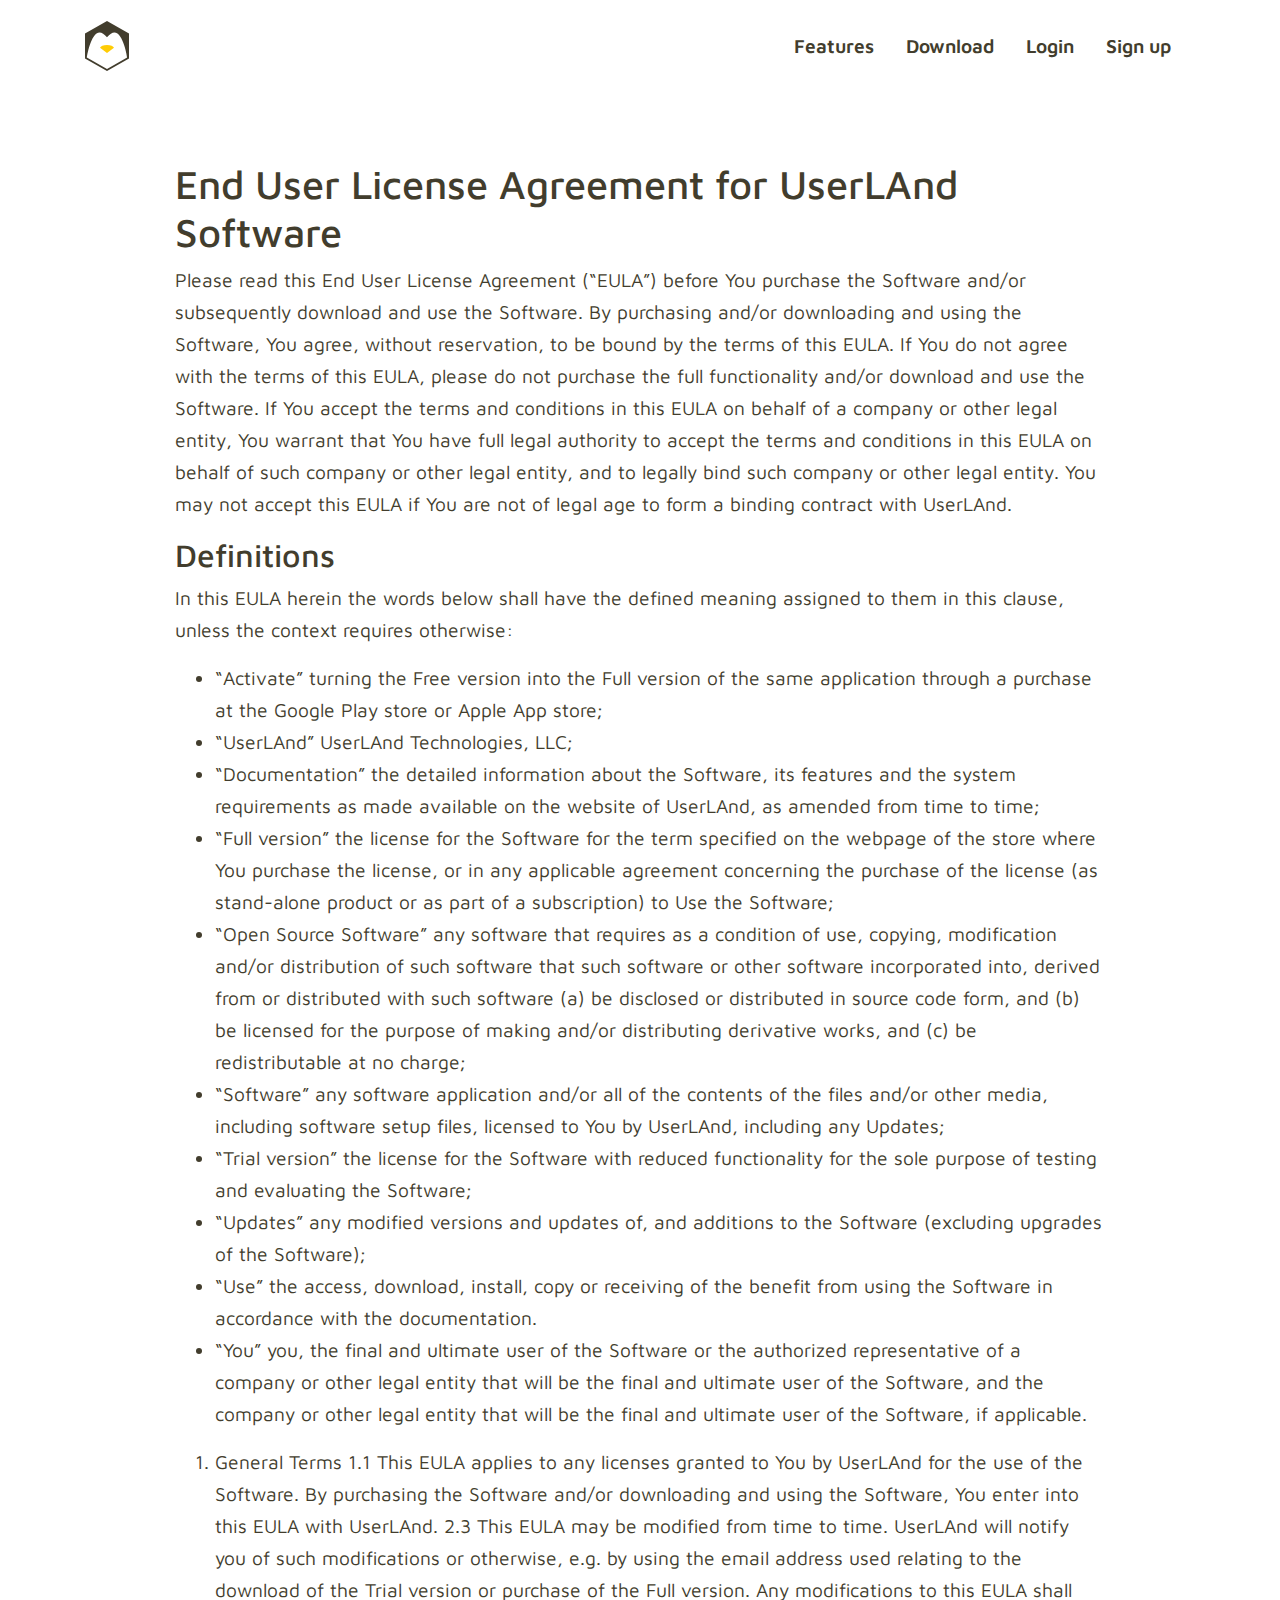
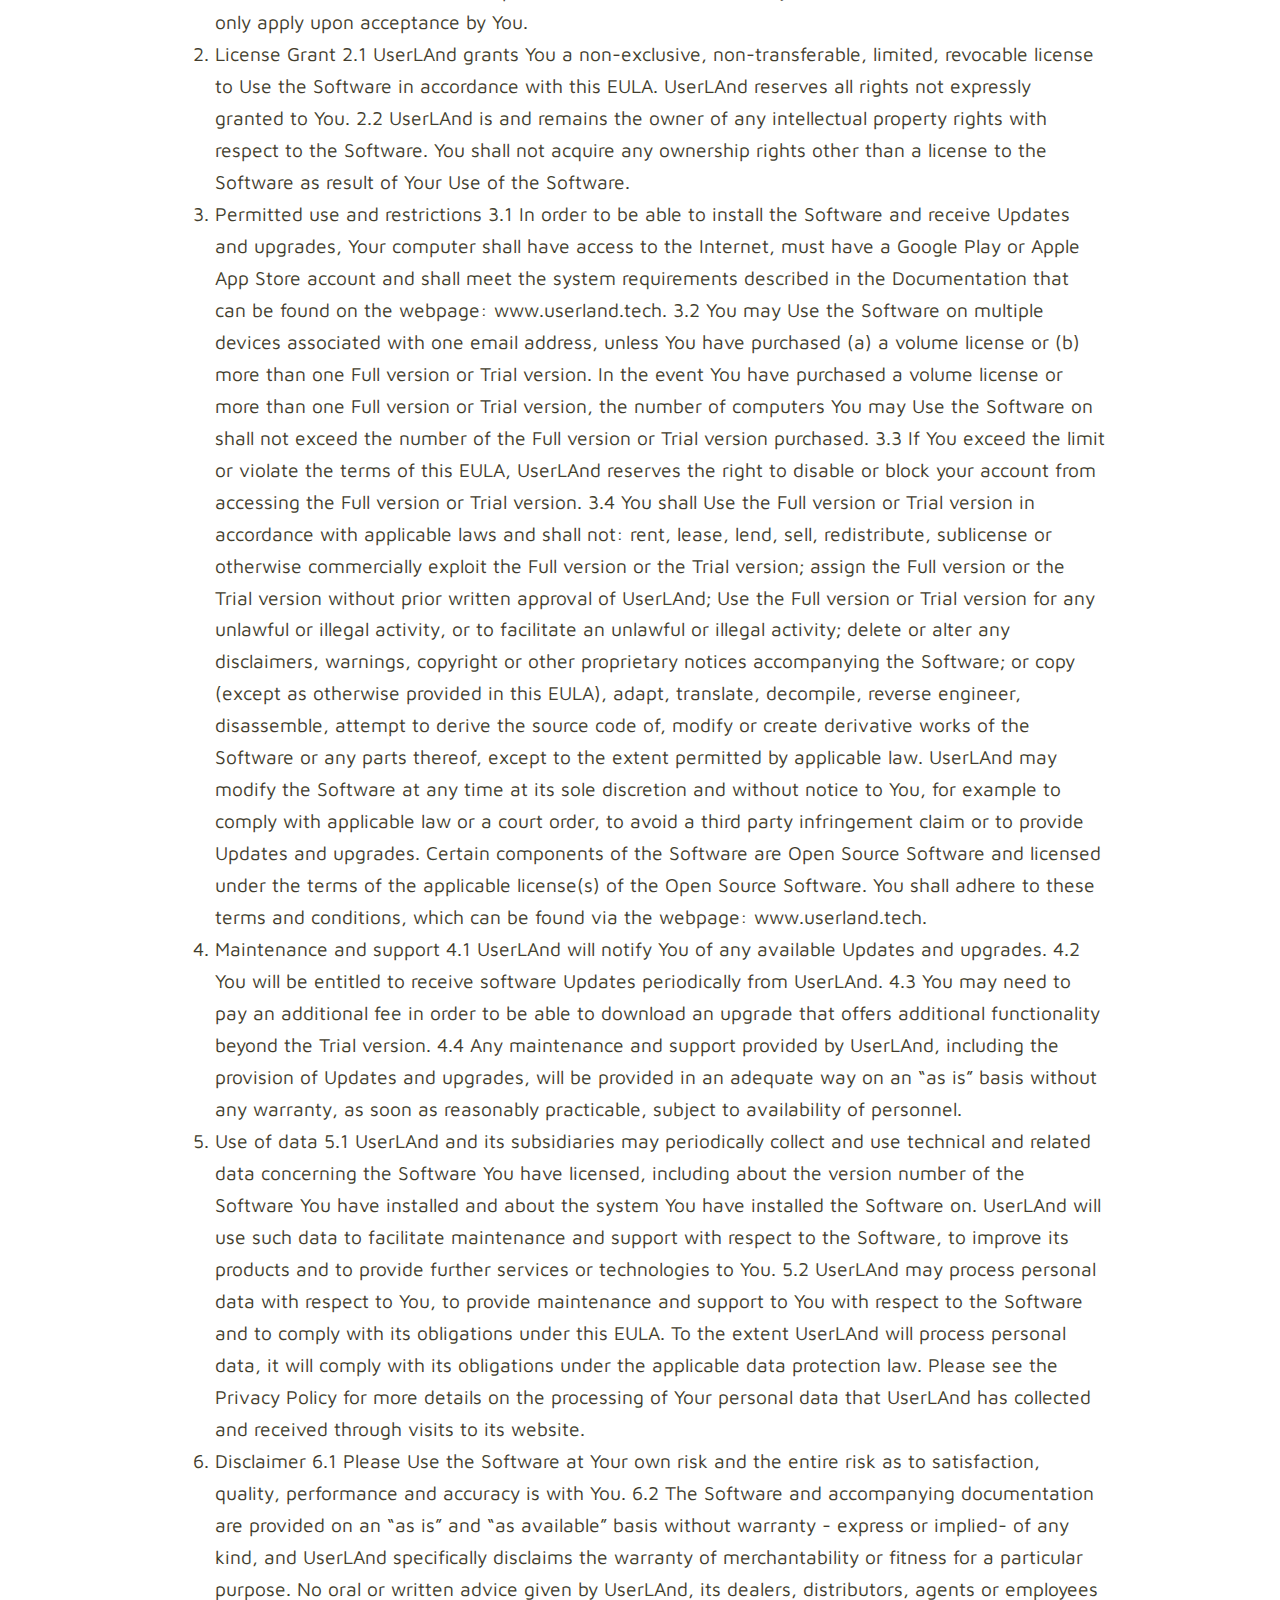
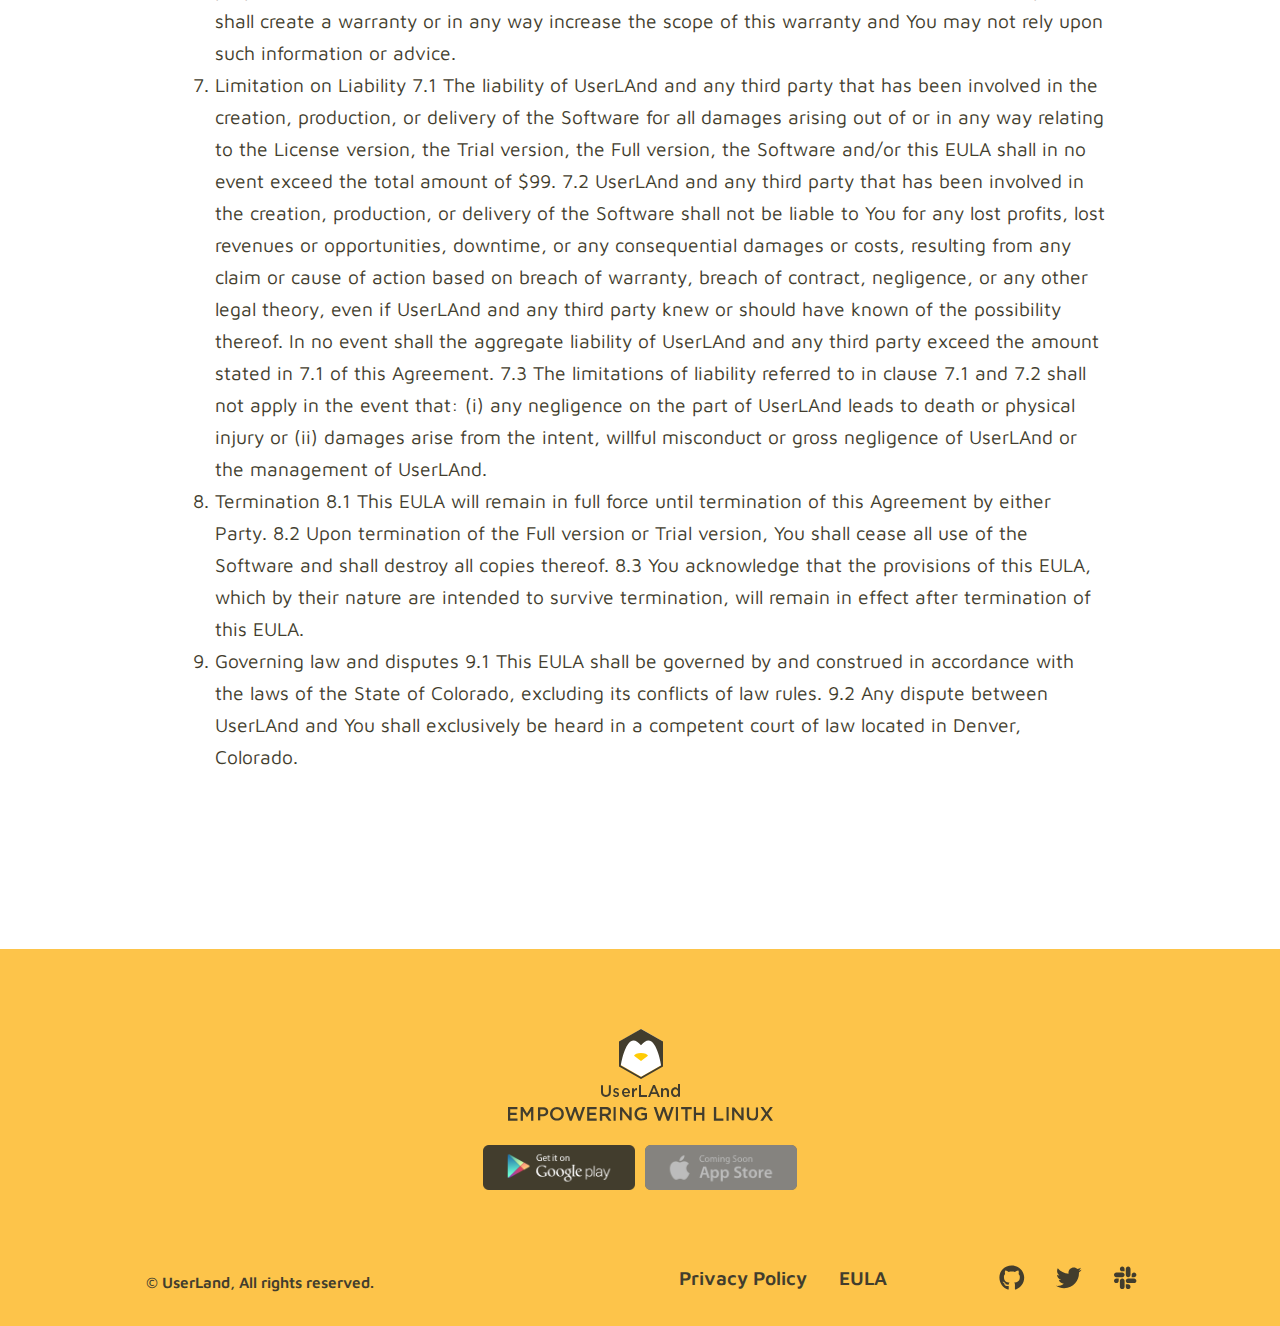
<file: eula/index.html>
<!DOCTYPE html><html lang="en"><head><meta charSet="utf-8"/><meta http-equiv="x-ua-compatible" content="ie=edge"/><meta name="viewport" content="width=device-width, initial-scale=1, shrink-to-fit=no"/><style data-href="/styles.85f31be211428330cc62.css">@import url(https://fonts.googleapis.com/css?family=Maven+Pro:400,500,700,900);@import url(https://fonts.googleapis.com/css?family=Signika:700);.notfound{height:60vh;min-height:25rem;display:flex;flex-direction:column;justify-content:center;align-items:center}.notfound__body{text-align:center}.notfound__body h1{font-size:10rem}.notfound__body p{font-size:1.5rem}.download-module--download--1Zm43{position:relative;text-align:center;margin-bottom:7rem}.download-module--download__btn--VraNa{text-transform:none;font-weight:600!important}.download-module--download__list--QSfTA{margin:0 0 5rem;padding:0;list-style:none;display:flex;justify-content:space-between;flex-wrap:wrap}@media screen and (min-width:769px){.download-module--download__list--QSfTA{width:90%;margin-left:auto;margin-right:auto;justify-content:space-around}}.download-module--platform__logo--2qoaA{margin-bottom:1rem;width:50px;height:auto}.download-module--platform__alternatives--3TCNM{display:none}.download-module--platform--2O5YU .download-module--icon--3o1Qu{width:7rem;height:7rem;display:flex;flex-direction:column;justify-content:center;align-items:center;border-radius:1.3rem;cursor:pointer;-webkit-transition:all .2s ease;transition:all .2s ease}.download-module--platform--2O5YU .download-module--icon--3o1Qu h6{margin:0;color:#ebebeb;font-weight:600}.download-module--platform--2O5YU .download-module--icon__shape--17SaR{fill:#ebebeb}@media screen and (min-width:510px){.download-module--platform--2O5YU .download-module--icon--3o1Qu{width:10rem;height:10rem}}.download-module--platform_active--1mCCZ .download-module--platform__alternatives--3TCNM{text-align:center;text-decoration:underline;margin-top:1rem;display:block;max-width:10rem}.download-module--platform_active--1mCCZ .download-module--platform__alternatives--3TCNM a{font-weight:400;display:block;color:#ffcc05}@media screen and (min-width:991px){.download-module--platform_active--1mCCZ .download-module--platform__alternatives--3TCNM a{display:inline-block}.download-module--platform_active--1mCCZ .download-module--platform__alternatives--3TCNM a:not(:last-child){margin-right:.8rem}}.download-module--platform--2O5YU .download-module--icon--3o1Qu:hover,.download-module--platform_active--1mCCZ .download-module--icon--3o1Qu{background:#ffdf7b}.download-module--platform--2O5YU .download-module--icon--3o1Qu:hover h6,.download-module--platform_active--1mCCZ .download-module--icon--3o1Qu h6{color:#fff}.download-module--platform--2O5YU .download-module--icon--3o1Qu:hover .download-module--icon__shape--17SaR,.download-module--platform_active--1mCCZ .download-module--icon--3o1Qu .download-module--icon__shape--17SaR{fill:#fff}.download-module--setup--2X8Rn{display:block;margin-bottom:7rem}.download-module--setup__steps--6wun0{list-style:none;display:block;padding-left:0}.download-module--step--3_kyg{margin-bottom:4rem}.download-module--step__head--1uRq4{margin-bottom:.7rem;font-family:inherit}.download-module--step__head--1uRq4 span{font-family:inherit;color:#fdc44a;margin-right:.3rem}.download-module--step__head--1uRq4 h3{position:relative;font-size:1.4rem}.download-module--step--3_kyg .download-module--code--1VtrB:not(:last-child),.download-module--step--3_kyg a:not(:last-child),.download-module--step--3_kyg p:not(:last-child){margin-bottom:1rem}@media screen and (min-width:769px){.download-module--step--3_kyg{width:70%;max-width:40rem;margin-left:auto;margin-right:auto}.download-module--step--3_kyg:not(:last-child){margin-bottom:7rem}.download-module--step--3_kyg span{position:absolute;left:-1.8rem;margin-right:0;top:0}}.download-module--code--1VtrB{display:inline-block;overflow-x:scroll;border-radius:6px;width:100%;background-color:#3c3c3c;padding:.5rem .8rem}.download-module--code--1VtrB code{color:#fff;padding:0;width:unset;white-space:nowrap}.default-page{padding:10rem 0;width:75%;margin:auto}.features-module--features--355cr{text-align:center}.features-module--features--355cr ul{padding:0 4rem;list-style:none;display:flex;flex-direction:column}.features-module--features--355cr li{margin-bottom:3rem;padding:0 1rem;border-radius:1rem}.features-module--features--355cr li img{height:70px;width:auto;margin-bottom:1.5rem}.features-module--features--355cr li h6{margin-bottom:.6rem;font-size:1.1rem;font-weight:700}@media screen and (min-width:575px){.features-module--features--355cr{text-align:left}.features-module--features--355cr ul{padding:0;flex-direction:row;flex-wrap:wrap;justify-content:space-between}.features-module--features--355cr li{margin-bottom:5rem;max-width:45%}}@media screen and (min-width:991px){.features-module--features--355cr li{max-width:30%}}@media screen and (min-width:1500px){.features-module--features--355cr li{max-width:23%}}.hero{position:relative;padding-top:33%;height:50rem;margin-bottom:4rem;overflow:hidden;background:linear-gradient(-135deg,#ffb751,#fdc149 29%,#ffd652 82%,#ffd900)}.hero:after{content:"";position:absolute;bottom:-1px;width:100%;height:100%;background:url([data-uri]) no-repeat 0 100%;background-size:100% 13vw}.hero__title{font-family:Signika,Maven Pro,sans-serif;font-size:2.7rem}.hero__body{position:relative;z-index:33}.hero__body p{margin-bottom:1.5rem;max-width:90%;font-weight:500}.hero__media{position:absolute;bottom:-5rem;width:30rem;right:-9rem}@media screen and (orientation:landscape){.hero{padding-top:33vh}}@media screen and (min-width:900px){.hero{padding-top:0;margin-bottom:0;display:flex;flex-direction:column;justify-content:center;height:95vh;max-height:56rem}.hero__title{font-size:3.7rem;max-width:50%}.hero__media{bottom:0;width:37rem;right:-12rem;height:auto}.hero__body p{width:50%}}@media screen and (min-width:995px){.hero>.container{position:relative}.hero__media{bottom:-14rem;right:-14rem;width:62vw}}@media screen and (min-width:1200px){.hero__media{bottom:-16rem;right:-16rem;width:60vw;max-width:51rem}}.features{padding-bottom:4rem;background:url([data-uri]) no-repeat bottom;background-size:100% 35%}@media screen and (min-width:992px){.features{background-size:100% 46%}}.feature{display:flex;flex-direction:column}.feature:not(:last-child){margin-bottom:10rem}.feature__title{display:inline-block;position:relative;align-self:baseline;font-size:1.7rem;font-weight:600;margin-bottom:1.4rem;letter-spacing:1px;text-transform:capitalize}.feature__title:after{content:"";position:absolute;top:-.5rem;left:0;width:15%;height:.5rem;background-color:#ffcc05}.feature__media{margin-right:auto;margin-left:auto;position:relative;left:0}.feature_horizontal{text-align:center}.feature_horizontal p{text-align:left}.feature_horizontal .feature__media{width:100%;margin-bottom:4rem}.feature_horizontal .feature__media img{-webkit-filter:drop-shadow(0 9px 30px rgba(193,181,199,.53));filter:drop-shadow(0 9px 30px rgba(193,181,199,.53))}.feature_vertical .feature__media{height:100vw;margin-top:4rem}.feature_vertical .feature__media img{width:auto;height:100%;-webkit-filter:drop-shadow(-9px 0 20px rgba(193,181,199,.53));filter:drop-shadow(-9px 0 20px rgba(193,181,199,.53))}@media screen and (min-width:575px){.feature_vertical .feature__media{height:35rem}}@media screen and (min-width:767px){.feature_horizontal .feature__media{width:35rem}}@media screen and (min-width:800px){.feature_vertical .feature__body,.feature_vertical .feature__media{margin-top:0;flex:0 0 50%}.feature_vertical .feature__body{margin-top:3rem}.feature_vertical{flex-direction:row-reverse}}@media screen and (min-width:992px){.feature{top:-5rem;position:relative}.feature_horizontal .feature__body{margin:auto;width:70%}.feature_vertical .feature__body{display:flex;flex-direction:column;justify-content:flex-end}.feature_vertical .feature__media{flex:0 0 30%}}@media screen and (min-width:1200px){.feature_vertical .feature__body{justify-content:center}}.jobs{padding-bottom:4rem}.jobs__hero{background:url(/static/jobs-117a4e29bc6a81e005475a41fa2fa1cc.jpg) no-repeat;background-size:cover;height:35rem}.jobs__hero>.container{position:relative;z-index:99}.jobs__hero:before{content:"";position:absolute;top:0;left:0;width:100%;height:100%;pointer-events:none;opacity:.7;background:linear-gradient(-135deg,#ffb751,#fdc149 29%,#ffd652 82%,#ffd900)}.jobs__hero .hero__title{border-left:8px solid #fff;padding:0 0 0 1rem}.jobs__section>ul{padding:0;list-style:none}.job{margin-top:5rem}.job__head{margin-bottom:1rem}.job:not(:last-child){border-bottom:2px solid hsla(0,0%,93.7%,.9);padding-bottom:3rem}.job__requirements{margin-bottom:2rem}.job__requirements li{margin-bottom:.4rem}

/*!
 * Bootstrap v4.3.1 (https://getbootstrap.com/)
 * Copyright 2011-2019 The Bootstrap Authors
 * Copyright 2011-2019 Twitter, Inc.
 * Licensed under MIT (https://github.com/twbs/bootstrap/blob/master/LICENSE)
 */:root{--blue:#007bff;--indigo:#6610f2;--purple:#6f42c1;--pink:#e83e8c;--red:#dc3545;--orange:#fd7e14;--yellow:#ffc107;--green:#28a745;--teal:#20c997;--cyan:#17a2b8;--white:#fff;--gray:#6c757d;--gray-dark:#343a40;--primary:#007bff;--secondary:#6c757d;--success:#28a745;--info:#17a2b8;--warning:#ffc107;--danger:#dc3545;--light:#f8f9fa;--dark:#343a40;--breakpoint-xs:0;--breakpoint-sm:576px;--breakpoint-md:768px;--breakpoint-lg:992px;--breakpoint-xl:1200px;--font-family-sans-serif:-apple-system,BlinkMacSystemFont,"Segoe UI",Roboto,"Helvetica Neue",Arial,"Noto Sans",sans-serif,"Apple Color Emoji","Segoe UI Emoji","Segoe UI Symbol","Noto Color Emoji";--font-family-monospace:SFMono-Regular,Menlo,Monaco,Consolas,"Liberation Mono","Courier New",monospace}*,:after,:before{box-sizing:border-box}html{font-family:sans-serif;line-height:1.15;-webkit-text-size-adjust:100%;-webkit-tap-highlight-color:transparent}article,aside,figcaption,figure,footer,header,hgroup,main,nav,section{display:block}body{font-family:-apple-system,BlinkMacSystemFont,Segoe UI,Roboto,Helvetica Neue,Arial,Noto Sans,sans-serif,Apple Color Emoji,Segoe UI Emoji,Segoe UI Symbol,Noto Color Emoji;font-size:1rem;font-weight:400;line-height:1.5;color:#212529;text-align:left;background-color:#fff}[tabindex="-1"]:focus{outline:0!important}hr{box-sizing:content-box;height:0;overflow:visible}h1,h2,h3,h4,h5,h6{margin-top:0;margin-bottom:.5rem}p{margin-top:0;margin-bottom:1rem}abbr[data-original-title],abbr[title]{text-decoration:underline;-webkit-text-decoration:underline dotted;text-decoration:underline dotted;cursor:help;border-bottom:0;-webkit-text-decoration-skip-ink:none;text-decoration-skip-ink:none}address{font-style:normal;line-height:inherit}address,dl,ol,ul{margin-bottom:1rem}dl,ol,ul{margin-top:0}ol ol,ol ul,ul ol,ul ul{margin-bottom:0}dt{font-weight:700}dd{margin-bottom:.5rem;margin-left:0}blockquote{margin:0 0 1rem}b,strong{font-weight:bolder}small{font-size:80%}sub,sup{position:relative;font-size:75%;line-height:0;vertical-align:baseline}sub{bottom:-.25em}sup{top:-.5em}a{color:#007bff;text-decoration:none;background-color:transparent}a:hover{color:#0056b3;text-decoration:underline}a:not([href]):not([tabindex]),a:not([href]):not([tabindex]):focus,a:not([href]):not([tabindex]):hover{color:inherit;text-decoration:none}a:not([href]):not([tabindex]):focus{outline:0}code,kbd,pre,samp{font-family:SFMono-Regular,Menlo,Monaco,Consolas,Liberation Mono,Courier New,monospace;font-size:1em}pre{margin-top:0;margin-bottom:1rem;overflow:auto}figure{margin:0 0 1rem}img{border-style:none}img,svg{vertical-align:middle}svg{overflow:hidden}table{border-collapse:collapse}caption{padding-top:.75rem;padding-bottom:.75rem;color:#6c757d;text-align:left;caption-side:bottom}th{text-align:inherit}label{display:inline-block;margin-bottom:.5rem}button{border-radius:0}button:focus{outline:1px dotted;outline:5px auto -webkit-focus-ring-color}button,input,optgroup,select,textarea{margin:0;font-family:inherit;font-size:inherit;line-height:inherit}button,input{overflow:visible}button,select{text-transform:none}select{word-wrap:normal}[type=button],[type=reset],[type=submit],button{-webkit-appearance:button}[type=button]:not(:disabled),[type=reset]:not(:disabled),[type=submit]:not(:disabled),button:not(:disabled){cursor:pointer}[type=button]::-moz-focus-inner,[type=reset]::-moz-focus-inner,[type=submit]::-moz-focus-inner,button::-moz-focus-inner{padding:0;border-style:none}input[type=checkbox],input[type=radio]{box-sizing:border-box;padding:0}input[type=date],input[type=datetime-local],input[type=month],input[type=time]{-webkit-appearance:listbox}textarea{overflow:auto;resize:vertical}fieldset{min-width:0;padding:0;margin:0;border:0}legend{display:block;width:100%;max-width:100%;padding:0;margin-bottom:.5rem;font-size:1.5rem;line-height:inherit;color:inherit;white-space:normal}progress{vertical-align:baseline}[type=number]::-webkit-inner-spin-button,[type=number]::-webkit-outer-spin-button{height:auto}[type=search]{outline-offset:-2px;-webkit-appearance:none}[type=search]::-webkit-search-decoration{-webkit-appearance:none}::-webkit-file-upload-button{font:inherit;-webkit-appearance:button}output{display:inline-block}summary{display:list-item;cursor:pointer}template{display:none}[hidden]{display:none!important}.h1,.h2,.h3,.h4,.h5,.h6,h1,h2,h3,h4,h5,h6{margin-bottom:.5rem;font-weight:500;line-height:1.2}.h1,h1{font-size:2.5rem}.h2,h2{font-size:2rem}.h3,h3{font-size:1.75rem}.h4,h4{font-size:1.5rem}.h5,h5{font-size:1.25rem}.h6,h6{font-size:1rem}.lead{font-size:1.25rem;font-weight:300}.display-1{font-size:6rem}.display-1,.display-2{font-weight:300;line-height:1.2}.display-2{font-size:5.5rem}.display-3{font-size:4.5rem}.display-3,.display-4{font-weight:300;line-height:1.2}.display-4{font-size:3.5rem}hr{margin-top:1rem;margin-bottom:1rem;border:0;border-top:1px solid rgba(0,0,0,.1)}.small,small{font-size:80%;font-weight:400}.mark,mark{padding:.2em;background-color:#fcf8e3}.list-inline,.list-unstyled{padding-left:0;list-style:none}.list-inline-item{display:inline-block}.list-inline-item:not(:last-child){margin-right:.5rem}.initialism{font-size:90%;text-transform:uppercase}.blockquote{margin-bottom:1rem;font-size:1.25rem}.blockquote-footer{display:block;font-size:80%;color:#6c757d}.blockquote-footer:before{content:"\2014\A0"}.img-fluid,.img-thumbnail{max-width:100%;height:auto}.img-thumbnail{padding:.25rem;background-color:#fff;border:1px solid #dee2e6;border-radius:.25rem}.figure{display:inline-block}.figure-img{margin-bottom:.5rem;line-height:1}.figure-caption{font-size:90%;color:#6c757d}code{font-size:87.5%;color:#e83e8c;word-break:break-word}a>code{color:inherit}kbd{padding:.2rem .4rem;font-size:87.5%;color:#fff;background-color:#212529;border-radius:.2rem}kbd kbd{padding:0;font-size:100%;font-weight:700}pre{display:block;font-size:87.5%;color:#212529}pre code{font-size:inherit;color:inherit;word-break:normal}.pre-scrollable{max-height:340px;overflow-y:scroll}.container{width:100%;padding-right:15px;padding-left:15px;margin-right:auto;margin-left:auto}@media (min-width:576px){.container{max-width:540px}}@media (min-width:768px){.container{max-width:720px}}@media (min-width:992px){.container{max-width:960px}}@media (min-width:1200px){.container{max-width:1140px}}.container-fluid{width:100%;padding-right:15px;padding-left:15px;margin-right:auto;margin-left:auto}.row{display:flex;flex-wrap:wrap;margin-right:-15px;margin-left:-15px}.no-gutters{margin-right:0;margin-left:0}.no-gutters>.col,.no-gutters>[class*=col-]{padding-right:0;padding-left:0}.col,.col-1,.col-2,.col-3,.col-4,.col-5,.col-6,.col-7,.col-8,.col-9,.col-10,.col-11,.col-12,.col-auto,.col-lg,.col-lg-1,.col-lg-2,.col-lg-3,.col-lg-4,.col-lg-5,.col-lg-6,.col-lg-7,.col-lg-8,.col-lg-9,.col-lg-10,.col-lg-11,.col-lg-12,.col-lg-auto,.col-md,.col-md-1,.col-md-2,.col-md-3,.col-md-4,.col-md-5,.col-md-6,.col-md-7,.col-md-8,.col-md-9,.col-md-10,.col-md-11,.col-md-12,.col-md-auto,.col-sm,.col-sm-1,.col-sm-2,.col-sm-3,.col-sm-4,.col-sm-5,.col-sm-6,.col-sm-7,.col-sm-8,.col-sm-9,.col-sm-10,.col-sm-11,.col-sm-12,.col-sm-auto,.col-xl,.col-xl-1,.col-xl-2,.col-xl-3,.col-xl-4,.col-xl-5,.col-xl-6,.col-xl-7,.col-xl-8,.col-xl-9,.col-xl-10,.col-xl-11,.col-xl-12,.col-xl-auto{position:relative;width:100%;padding-right:15px;padding-left:15px}.col{flex-basis:0;flex-grow:1;max-width:100%}.col-auto{flex:0 0 auto;width:auto;max-width:100%}.col-1{flex:0 0 8.333333%;max-width:8.333333%}.col-2{flex:0 0 16.666667%;max-width:16.666667%}.col-3{flex:0 0 25%;max-width:25%}.col-4{flex:0 0 33.333333%;max-width:33.333333%}.col-5{flex:0 0 41.666667%;max-width:41.666667%}.col-6{flex:0 0 50%;max-width:50%}.col-7{flex:0 0 58.333333%;max-width:58.333333%}.col-8{flex:0 0 66.666667%;max-width:66.666667%}.col-9{flex:0 0 75%;max-width:75%}.col-10{flex:0 0 83.333333%;max-width:83.333333%}.col-11{flex:0 0 91.666667%;max-width:91.666667%}.col-12{flex:0 0 100%;max-width:100%}.order-first{order:-1}.order-last{order:13}.order-0{order:0}.order-1{order:1}.order-2{order:2}.order-3{order:3}.order-4{order:4}.order-5{order:5}.order-6{order:6}.order-7{order:7}.order-8{order:8}.order-9{order:9}.order-10{order:10}.order-11{order:11}.order-12{order:12}.offset-1{margin-left:8.333333%}.offset-2{margin-left:16.666667%}.offset-3{margin-left:25%}.offset-4{margin-left:33.333333%}.offset-5{margin-left:41.666667%}.offset-6{margin-left:50%}.offset-7{margin-left:58.333333%}.offset-8{margin-left:66.666667%}.offset-9{margin-left:75%}.offset-10{margin-left:83.333333%}.offset-11{margin-left:91.666667%}@media (min-width:576px){.col-sm{flex-basis:0;flex-grow:1;max-width:100%}.col-sm-auto{flex:0 0 auto;width:auto;max-width:100%}.col-sm-1{flex:0 0 8.333333%;max-width:8.333333%}.col-sm-2{flex:0 0 16.666667%;max-width:16.666667%}.col-sm-3{flex:0 0 25%;max-width:25%}.col-sm-4{flex:0 0 33.333333%;max-width:33.333333%}.col-sm-5{flex:0 0 41.666667%;max-width:41.666667%}.col-sm-6{flex:0 0 50%;max-width:50%}.col-sm-7{flex:0 0 58.333333%;max-width:58.333333%}.col-sm-8{flex:0 0 66.666667%;max-width:66.666667%}.col-sm-9{flex:0 0 75%;max-width:75%}.col-sm-10{flex:0 0 83.333333%;max-width:83.333333%}.col-sm-11{flex:0 0 91.666667%;max-width:91.666667%}.col-sm-12{flex:0 0 100%;max-width:100%}.order-sm-first{order:-1}.order-sm-last{order:13}.order-sm-0{order:0}.order-sm-1{order:1}.order-sm-2{order:2}.order-sm-3{order:3}.order-sm-4{order:4}.order-sm-5{order:5}.order-sm-6{order:6}.order-sm-7{order:7}.order-sm-8{order:8}.order-sm-9{order:9}.order-sm-10{order:10}.order-sm-11{order:11}.order-sm-12{order:12}.offset-sm-0{margin-left:0}.offset-sm-1{margin-left:8.333333%}.offset-sm-2{margin-left:16.666667%}.offset-sm-3{margin-left:25%}.offset-sm-4{margin-left:33.333333%}.offset-sm-5{margin-left:41.666667%}.offset-sm-6{margin-left:50%}.offset-sm-7{margin-left:58.333333%}.offset-sm-8{margin-left:66.666667%}.offset-sm-9{margin-left:75%}.offset-sm-10{margin-left:83.333333%}.offset-sm-11{margin-left:91.666667%}}@media (min-width:768px){.col-md{flex-basis:0;flex-grow:1;max-width:100%}.col-md-auto{flex:0 0 auto;width:auto;max-width:100%}.col-md-1{flex:0 0 8.333333%;max-width:8.333333%}.col-md-2{flex:0 0 16.666667%;max-width:16.666667%}.col-md-3{flex:0 0 25%;max-width:25%}.col-md-4{flex:0 0 33.333333%;max-width:33.333333%}.col-md-5{flex:0 0 41.666667%;max-width:41.666667%}.col-md-6{flex:0 0 50%;max-width:50%}.col-md-7{flex:0 0 58.333333%;max-width:58.333333%}.col-md-8{flex:0 0 66.666667%;max-width:66.666667%}.col-md-9{flex:0 0 75%;max-width:75%}.col-md-10{flex:0 0 83.333333%;max-width:83.333333%}.col-md-11{flex:0 0 91.666667%;max-width:91.666667%}.col-md-12{flex:0 0 100%;max-width:100%}.order-md-first{order:-1}.order-md-last{order:13}.order-md-0{order:0}.order-md-1{order:1}.order-md-2{order:2}.order-md-3{order:3}.order-md-4{order:4}.order-md-5{order:5}.order-md-6{order:6}.order-md-7{order:7}.order-md-8{order:8}.order-md-9{order:9}.order-md-10{order:10}.order-md-11{order:11}.order-md-12{order:12}.offset-md-0{margin-left:0}.offset-md-1{margin-left:8.333333%}.offset-md-2{margin-left:16.666667%}.offset-md-3{margin-left:25%}.offset-md-4{margin-left:33.333333%}.offset-md-5{margin-left:41.666667%}.offset-md-6{margin-left:50%}.offset-md-7{margin-left:58.333333%}.offset-md-8{margin-left:66.666667%}.offset-md-9{margin-left:75%}.offset-md-10{margin-left:83.333333%}.offset-md-11{margin-left:91.666667%}}@media (min-width:992px){.col-lg{flex-basis:0;flex-grow:1;max-width:100%}.col-lg-auto{flex:0 0 auto;width:auto;max-width:100%}.col-lg-1{flex:0 0 8.333333%;max-width:8.333333%}.col-lg-2{flex:0 0 16.666667%;max-width:16.666667%}.col-lg-3{flex:0 0 25%;max-width:25%}.col-lg-4{flex:0 0 33.333333%;max-width:33.333333%}.col-lg-5{flex:0 0 41.666667%;max-width:41.666667%}.col-lg-6{flex:0 0 50%;max-width:50%}.col-lg-7{flex:0 0 58.333333%;max-width:58.333333%}.col-lg-8{flex:0 0 66.666667%;max-width:66.666667%}.col-lg-9{flex:0 0 75%;max-width:75%}.col-lg-10{flex:0 0 83.333333%;max-width:83.333333%}.col-lg-11{flex:0 0 91.666667%;max-width:91.666667%}.col-lg-12{flex:0 0 100%;max-width:100%}.order-lg-first{order:-1}.order-lg-last{order:13}.order-lg-0{order:0}.order-lg-1{order:1}.order-lg-2{order:2}.order-lg-3{order:3}.order-lg-4{order:4}.order-lg-5{order:5}.order-lg-6{order:6}.order-lg-7{order:7}.order-lg-8{order:8}.order-lg-9{order:9}.order-lg-10{order:10}.order-lg-11{order:11}.order-lg-12{order:12}.offset-lg-0{margin-left:0}.offset-lg-1{margin-left:8.333333%}.offset-lg-2{margin-left:16.666667%}.offset-lg-3{margin-left:25%}.offset-lg-4{margin-left:33.333333%}.offset-lg-5{margin-left:41.666667%}.offset-lg-6{margin-left:50%}.offset-lg-7{margin-left:58.333333%}.offset-lg-8{margin-left:66.666667%}.offset-lg-9{margin-left:75%}.offset-lg-10{margin-left:83.333333%}.offset-lg-11{margin-left:91.666667%}}@media (min-width:1200px){.col-xl{flex-basis:0;flex-grow:1;max-width:100%}.col-xl-auto{flex:0 0 auto;width:auto;max-width:100%}.col-xl-1{flex:0 0 8.333333%;max-width:8.333333%}.col-xl-2{flex:0 0 16.666667%;max-width:16.666667%}.col-xl-3{flex:0 0 25%;max-width:25%}.col-xl-4{flex:0 0 33.333333%;max-width:33.333333%}.col-xl-5{flex:0 0 41.666667%;max-width:41.666667%}.col-xl-6{flex:0 0 50%;max-width:50%}.col-xl-7{flex:0 0 58.333333%;max-width:58.333333%}.col-xl-8{flex:0 0 66.666667%;max-width:66.666667%}.col-xl-9{flex:0 0 75%;max-width:75%}.col-xl-10{flex:0 0 83.333333%;max-width:83.333333%}.col-xl-11{flex:0 0 91.666667%;max-width:91.666667%}.col-xl-12{flex:0 0 100%;max-width:100%}.order-xl-first{order:-1}.order-xl-last{order:13}.order-xl-0{order:0}.order-xl-1{order:1}.order-xl-2{order:2}.order-xl-3{order:3}.order-xl-4{order:4}.order-xl-5{order:5}.order-xl-6{order:6}.order-xl-7{order:7}.order-xl-8{order:8}.order-xl-9{order:9}.order-xl-10{order:10}.order-xl-11{order:11}.order-xl-12{order:12}.offset-xl-0{margin-left:0}.offset-xl-1{margin-left:8.333333%}.offset-xl-2{margin-left:16.666667%}.offset-xl-3{margin-left:25%}.offset-xl-4{margin-left:33.333333%}.offset-xl-5{margin-left:41.666667%}.offset-xl-6{margin-left:50%}.offset-xl-7{margin-left:58.333333%}.offset-xl-8{margin-left:66.666667%}.offset-xl-9{margin-left:75%}.offset-xl-10{margin-left:83.333333%}.offset-xl-11{margin-left:91.666667%}}.table{width:100%;margin-bottom:1rem;color:#212529}.table td,.table th{padding:.75rem;vertical-align:top;border-top:1px solid #dee2e6}.table thead th{vertical-align:bottom;border-bottom:2px solid #dee2e6}.table tbody+tbody{border-top:2px solid #dee2e6}.table-sm td,.table-sm th{padding:.3rem}.table-bordered,.table-bordered td,.table-bordered th{border:1px solid #dee2e6}.table-bordered thead td,.table-bordered thead th{border-bottom-width:2px}.table-borderless tbody+tbody,.table-borderless td,.table-borderless th,.table-borderless thead th{border:0}.table-striped tbody tr:nth-of-type(odd){background-color:rgba(0,0,0,.05)}.table-hover tbody tr:hover{color:#212529;background-color:rgba(0,0,0,.075)}.table-primary,.table-primary>td,.table-primary>th{background-color:#b8daff}.table-primary tbody+tbody,.table-primary td,.table-primary th,.table-primary thead th{border-color:#7abaff}.table-hover .table-primary:hover,.table-hover .table-primary:hover>td,.table-hover .table-primary:hover>th{background-color:#9fcdff}.table-secondary,.table-secondary>td,.table-secondary>th{background-color:#d6d8db}.table-secondary tbody+tbody,.table-secondary td,.table-secondary th,.table-secondary thead th{border-color:#b3b7bb}.table-hover .table-secondary:hover,.table-hover .table-secondary:hover>td,.table-hover .table-secondary:hover>th{background-color:#c8cbcf}.table-success,.table-success>td,.table-success>th{background-color:#c3e6cb}.table-success tbody+tbody,.table-success td,.table-success th,.table-success thead th{border-color:#8fd19e}.table-hover .table-success:hover,.table-hover .table-success:hover>td,.table-hover .table-success:hover>th{background-color:#b1dfbb}.table-info,.table-info>td,.table-info>th{background-color:#bee5eb}.table-info tbody+tbody,.table-info td,.table-info th,.table-info thead th{border-color:#86cfda}.table-hover .table-info:hover,.table-hover .table-info:hover>td,.table-hover .table-info:hover>th{background-color:#abdde5}.table-warning,.table-warning>td,.table-warning>th{background-color:#ffeeba}.table-warning tbody+tbody,.table-warning td,.table-warning th,.table-warning thead th{border-color:#ffdf7e}.table-hover .table-warning:hover,.table-hover .table-warning:hover>td,.table-hover .table-warning:hover>th{background-color:#ffe8a1}.table-danger,.table-danger>td,.table-danger>th{background-color:#f5c6cb}.table-danger tbody+tbody,.table-danger td,.table-danger th,.table-danger thead th{border-color:#ed969e}.table-hover .table-danger:hover,.table-hover .table-danger:hover>td,.table-hover .table-danger:hover>th{background-color:#f1b0b7}.table-light,.table-light>td,.table-light>th{background-color:#fdfdfe}.table-light tbody+tbody,.table-light td,.table-light th,.table-light thead th{border-color:#fbfcfc}.table-hover .table-light:hover,.table-hover .table-light:hover>td,.table-hover .table-light:hover>th{background-color:#ececf6}.table-dark,.table-dark>td,.table-dark>th{background-color:#c6c8ca}.table-dark tbody+tbody,.table-dark td,.table-dark th,.table-dark thead th{border-color:#95999c}.table-hover .table-dark:hover,.table-hover .table-dark:hover>td,.table-hover .table-dark:hover>th{background-color:#b9bbbe}.table-active,.table-active>td,.table-active>th,.table-hover .table-active:hover,.table-hover .table-active:hover>td,.table-hover .table-active:hover>th{background-color:rgba(0,0,0,.075)}.table .thead-dark th{color:#fff;background-color:#343a40;border-color:#454d55}.table .thead-light th{color:#495057;background-color:#e9ecef;border-color:#dee2e6}.table-dark{color:#fff;background-color:#343a40}.table-dark td,.table-dark th,.table-dark thead th{border-color:#454d55}.table-dark.table-bordered{border:0}.table-dark.table-striped tbody tr:nth-of-type(odd){background-color:hsla(0,0%,100%,.05)}.table-dark.table-hover tbody tr:hover{color:#fff;background-color:hsla(0,0%,100%,.075)}@media (max-width:575.98px){.table-responsive-sm{display:block;width:100%;overflow-x:auto;-webkit-overflow-scrolling:touch}.table-responsive-sm>.table-bordered{border:0}}@media (max-width:767.98px){.table-responsive-md{display:block;width:100%;overflow-x:auto;-webkit-overflow-scrolling:touch}.table-responsive-md>.table-bordered{border:0}}@media (max-width:991.98px){.table-responsive-lg{display:block;width:100%;overflow-x:auto;-webkit-overflow-scrolling:touch}.table-responsive-lg>.table-bordered{border:0}}@media (max-width:1199.98px){.table-responsive-xl{display:block;width:100%;overflow-x:auto;-webkit-overflow-scrolling:touch}.table-responsive-xl>.table-bordered{border:0}}.table-responsive{display:block;width:100%;overflow-x:auto;-webkit-overflow-scrolling:touch}.table-responsive>.table-bordered{border:0}.form-control{display:block;width:100%;height:calc(1.5em + .75rem + 2px);padding:.375rem .75rem;font-size:1rem;font-weight:400;line-height:1.5;color:#495057;background-color:#fff;background-clip:padding-box;border:1px solid #ced4da;border-radius:.25rem;-webkit-transition:border-color .15s ease-in-out,box-shadow .15s ease-in-out;transition:border-color .15s ease-in-out,box-shadow .15s ease-in-out}@media (prefers-reduced-motion:reduce){.form-control{-webkit-transition:none;transition:none}}.form-control::-ms-expand{background-color:transparent;border:0}.form-control:focus{color:#495057;background-color:#fff;border-color:#80bdff;outline:0;box-shadow:0 0 0 .2rem rgba(0,123,255,.25)}.form-control::-webkit-input-placeholder{color:#6c757d;opacity:1}.form-control::-moz-placeholder{color:#6c757d;opacity:1}.form-control:-ms-input-placeholder{color:#6c757d;opacity:1}.form-control::-ms-input-placeholder{color:#6c757d;opacity:1}.form-control::placeholder{color:#6c757d;opacity:1}.form-control:disabled,.form-control[readonly]{background-color:#e9ecef;opacity:1}select.form-control:focus::-ms-value{color:#495057;background-color:#fff}.form-control-file,.form-control-range{display:block;width:100%}.col-form-label{padding-top:calc(.375rem + 1px);padding-bottom:calc(.375rem + 1px);margin-bottom:0;font-size:inherit;line-height:1.5}.col-form-label-lg{padding-top:calc(.5rem + 1px);padding-bottom:calc(.5rem + 1px);font-size:1.25rem;line-height:1.5}.col-form-label-sm{padding-top:calc(.25rem + 1px);padding-bottom:calc(.25rem + 1px);font-size:.875rem;line-height:1.5}.form-control-plaintext{display:block;width:100%;padding-top:.375rem;padding-bottom:.375rem;margin-bottom:0;line-height:1.5;color:#212529;background-color:transparent;border:solid transparent;border-width:1px 0}.form-control-plaintext.form-control-lg,.form-control-plaintext.form-control-sm{padding-right:0;padding-left:0}.form-control-sm{height:calc(1.5em + .5rem + 2px);padding:.25rem .5rem;font-size:.875rem;line-height:1.5;border-radius:.2rem}.form-control-lg{height:calc(1.5em + 1rem + 2px);padding:.5rem 1rem;font-size:1.25rem;line-height:1.5;border-radius:.3rem}select.form-control[multiple],select.form-control[size],textarea.form-control{height:auto}.form-group{margin-bottom:1rem}.form-text{display:block;margin-top:.25rem}.form-row{display:flex;flex-wrap:wrap;margin-right:-5px;margin-left:-5px}.form-row>.col,.form-row>[class*=col-]{padding-right:5px;padding-left:5px}.form-check{position:relative;display:block;padding-left:1.25rem}.form-check-input{position:absolute;margin-top:.3rem;margin-left:-1.25rem}.form-check-input:disabled~.form-check-label{color:#6c757d}.form-check-label{margin-bottom:0}.form-check-inline{display:inline-flex;align-items:center;padding-left:0;margin-right:.75rem}.form-check-inline .form-check-input{position:static;margin-top:0;margin-right:.3125rem;margin-left:0}.valid-feedback{display:none;width:100%;margin-top:.25rem;font-size:80%;color:#28a745}.valid-tooltip{position:absolute;top:100%;z-index:5;display:none;max-width:100%;padding:.25rem .5rem;margin-top:.1rem;font-size:.875rem;line-height:1.5;color:#fff;background-color:rgba(40,167,69,.9);border-radius:.25rem}.form-control.is-valid,.was-validated .form-control:valid{border-color:#28a745;padding-right:calc(1.5em + .75rem);background-image:url("data:image/svg+xml;charset=utf-8,%3Csvg xmlns='http://www.w3.org/2000/svg' viewBox='0 0 8 8'%3E%3Cpath fill='%2328a745' d='M2.3 6.73L.6 4.53c-.4-1.04.46-1.4 1.1-.8l1.1 1.4 3.4-3.8c.6-.63 1.6-.27 1.2.7l-4 4.6c-.43.5-.8.4-1.1.1z'/%3E%3C/svg%3E");background-repeat:no-repeat;background-position:100% calc(.375em + .1875rem);background-size:calc(.75em + .375rem) calc(.75em + .375rem)}.form-control.is-valid:focus,.was-validated .form-control:valid:focus{border-color:#28a745;box-shadow:0 0 0 .2rem rgba(40,167,69,.25)}.form-control.is-valid~.valid-feedback,.form-control.is-valid~.valid-tooltip,.was-validated .form-control:valid~.valid-feedback,.was-validated .form-control:valid~.valid-tooltip{display:block}.was-validated textarea.form-control:valid,textarea.form-control.is-valid{padding-right:calc(1.5em + .75rem);background-position:top calc(.375em + .1875rem) right calc(.375em + .1875rem)}.custom-select.is-valid,.was-validated .custom-select:valid{border-color:#28a745;padding-right:calc((3em + 2.25rem)/4 + 1.75rem);background:url("data:image/svg+xml;charset=utf-8,%3Csvg xmlns='http://www.w3.org/2000/svg' viewBox='0 0 4 5'%3E%3Cpath fill='%23343a40' d='M2 0L0 2h4zm0 5L0 3h4z'/%3E%3C/svg%3E") no-repeat right .75rem center/8px 10px,url("data:image/svg+xml;charset=utf-8,%3Csvg xmlns='http://www.w3.org/2000/svg' viewBox='0 0 8 8'%3E%3Cpath fill='%2328a745' d='M2.3 6.73L.6 4.53c-.4-1.04.46-1.4 1.1-.8l1.1 1.4 3.4-3.8c.6-.63 1.6-.27 1.2.7l-4 4.6c-.43.5-.8.4-1.1.1z'/%3E%3C/svg%3E") #fff no-repeat center right 1.75rem/calc(.75em + .375rem) calc(.75em + .375rem)}.custom-select.is-valid:focus,.was-validated .custom-select:valid:focus{border-color:#28a745;box-shadow:0 0 0 .2rem rgba(40,167,69,.25)}.custom-select.is-valid~.valid-feedback,.custom-select.is-valid~.valid-tooltip,.form-control-file.is-valid~.valid-feedback,.form-control-file.is-valid~.valid-tooltip,.was-validated .custom-select:valid~.valid-feedback,.was-validated .custom-select:valid~.valid-tooltip,.was-validated .form-control-file:valid~.valid-feedback,.was-validated .form-control-file:valid~.valid-tooltip{display:block}.form-check-input.is-valid~.form-check-label,.was-validated .form-check-input:valid~.form-check-label{color:#28a745}.form-check-input.is-valid~.valid-feedback,.form-check-input.is-valid~.valid-tooltip,.was-validated .form-check-input:valid~.valid-feedback,.was-validated .form-check-input:valid~.valid-tooltip{display:block}.custom-control-input.is-valid~.custom-control-label,.was-validated .custom-control-input:valid~.custom-control-label{color:#28a745}.custom-control-input.is-valid~.custom-control-label:before,.was-validated .custom-control-input:valid~.custom-control-label:before{border-color:#28a745}.custom-control-input.is-valid~.valid-feedback,.custom-control-input.is-valid~.valid-tooltip,.was-validated .custom-control-input:valid~.valid-feedback,.was-validated .custom-control-input:valid~.valid-tooltip{display:block}.custom-control-input.is-valid:checked~.custom-control-label:before,.was-validated .custom-control-input:valid:checked~.custom-control-label:before{border-color:#34ce57;background-color:#34ce57}.custom-control-input.is-valid:focus~.custom-control-label:before,.was-validated .custom-control-input:valid:focus~.custom-control-label:before{box-shadow:0 0 0 .2rem rgba(40,167,69,.25)}.custom-control-input.is-valid:focus:not(:checked)~.custom-control-label:before,.custom-file-input.is-valid~.custom-file-label,.was-validated .custom-control-input:valid:focus:not(:checked)~.custom-control-label:before,.was-validated .custom-file-input:valid~.custom-file-label{border-color:#28a745}.custom-file-input.is-valid~.valid-feedback,.custom-file-input.is-valid~.valid-tooltip,.was-validated .custom-file-input:valid~.valid-feedback,.was-validated .custom-file-input:valid~.valid-tooltip{display:block}.custom-file-input.is-valid:focus~.custom-file-label,.was-validated .custom-file-input:valid:focus~.custom-file-label{border-color:#28a745;box-shadow:0 0 0 .2rem rgba(40,167,69,.25)}.invalid-feedback{display:none;width:100%;margin-top:.25rem;font-size:80%;color:#dc3545}.invalid-tooltip{position:absolute;top:100%;z-index:5;display:none;max-width:100%;padding:.25rem .5rem;margin-top:.1rem;font-size:.875rem;line-height:1.5;color:#fff;background-color:rgba(220,53,69,.9);border-radius:.25rem}.form-control.is-invalid,.was-validated .form-control:invalid{border-color:#dc3545;padding-right:calc(1.5em + .75rem);background-image:url("data:image/svg+xml;charset=utf-8,%3Csvg xmlns='http://www.w3.org/2000/svg' fill='%23dc3545' viewBox='-2 -2 7 7'%3E%3Cpath stroke='%23dc3545' d='M0 0l3 3m0-3L0 3'/%3E%3Ccircle r='.5'/%3E%3Ccircle cx='3' r='.5'/%3E%3Ccircle cy='3' r='.5'/%3E%3Ccircle cx='3' cy='3' r='.5'/%3E%3C/svg%3E");background-repeat:no-repeat;background-position:100% calc(.375em + .1875rem);background-size:calc(.75em + .375rem) calc(.75em + .375rem)}.form-control.is-invalid:focus,.was-validated .form-control:invalid:focus{border-color:#dc3545;box-shadow:0 0 0 .2rem rgba(220,53,69,.25)}.form-control.is-invalid~.invalid-feedback,.form-control.is-invalid~.invalid-tooltip,.was-validated .form-control:invalid~.invalid-feedback,.was-validated .form-control:invalid~.invalid-tooltip{display:block}.was-validated textarea.form-control:invalid,textarea.form-control.is-invalid{padding-right:calc(1.5em + .75rem);background-position:top calc(.375em + .1875rem) right calc(.375em + .1875rem)}.custom-select.is-invalid,.was-validated .custom-select:invalid{border-color:#dc3545;padding-right:calc((3em + 2.25rem)/4 + 1.75rem);background:url("data:image/svg+xml;charset=utf-8,%3Csvg xmlns='http://www.w3.org/2000/svg' viewBox='0 0 4 5'%3E%3Cpath fill='%23343a40' d='M2 0L0 2h4zm0 5L0 3h4z'/%3E%3C/svg%3E") no-repeat right .75rem center/8px 10px,url("data:image/svg+xml;charset=utf-8,%3Csvg xmlns='http://www.w3.org/2000/svg' fill='%23dc3545' viewBox='-2 -2 7 7'%3E%3Cpath stroke='%23dc3545' d='M0 0l3 3m0-3L0 3'/%3E%3Ccircle r='.5'/%3E%3Ccircle cx='3' r='.5'/%3E%3Ccircle cy='3' r='.5'/%3E%3Ccircle cx='3' cy='3' r='.5'/%3E%3C/svg%3E") #fff no-repeat center right 1.75rem/calc(.75em + .375rem) calc(.75em + .375rem)}.custom-select.is-invalid:focus,.was-validated .custom-select:invalid:focus{border-color:#dc3545;box-shadow:0 0 0 .2rem rgba(220,53,69,.25)}.custom-select.is-invalid~.invalid-feedback,.custom-select.is-invalid~.invalid-tooltip,.form-control-file.is-invalid~.invalid-feedback,.form-control-file.is-invalid~.invalid-tooltip,.was-validated .custom-select:invalid~.invalid-feedback,.was-validated .custom-select:invalid~.invalid-tooltip,.was-validated .form-control-file:invalid~.invalid-feedback,.was-validated .form-control-file:invalid~.invalid-tooltip{display:block}.form-check-input.is-invalid~.form-check-label,.was-validated .form-check-input:invalid~.form-check-label{color:#dc3545}.form-check-input.is-invalid~.invalid-feedback,.form-check-input.is-invalid~.invalid-tooltip,.was-validated .form-check-input:invalid~.invalid-feedback,.was-validated .form-check-input:invalid~.invalid-tooltip{display:block}.custom-control-input.is-invalid~.custom-control-label,.was-validated .custom-control-input:invalid~.custom-control-label{color:#dc3545}.custom-control-input.is-invalid~.custom-control-label:before,.was-validated .custom-control-input:invalid~.custom-control-label:before{border-color:#dc3545}.custom-control-input.is-invalid~.invalid-feedback,.custom-control-input.is-invalid~.invalid-tooltip,.was-validated .custom-control-input:invalid~.invalid-feedback,.was-validated .custom-control-input:invalid~.invalid-tooltip{display:block}.custom-control-input.is-invalid:checked~.custom-control-label:before,.was-validated .custom-control-input:invalid:checked~.custom-control-label:before{border-color:#e4606d;background-color:#e4606d}.custom-control-input.is-invalid:focus~.custom-control-label:before,.was-validated .custom-control-input:invalid:focus~.custom-control-label:before{box-shadow:0 0 0 .2rem rgba(220,53,69,.25)}.custom-control-input.is-invalid:focus:not(:checked)~.custom-control-label:before,.custom-file-input.is-invalid~.custom-file-label,.was-validated .custom-control-input:invalid:focus:not(:checked)~.custom-control-label:before,.was-validated .custom-file-input:invalid~.custom-file-label{border-color:#dc3545}.custom-file-input.is-invalid~.invalid-feedback,.custom-file-input.is-invalid~.invalid-tooltip,.was-validated .custom-file-input:invalid~.invalid-feedback,.was-validated .custom-file-input:invalid~.invalid-tooltip{display:block}.custom-file-input.is-invalid:focus~.custom-file-label,.was-validated .custom-file-input:invalid:focus~.custom-file-label{border-color:#dc3545;box-shadow:0 0 0 .2rem rgba(220,53,69,.25)}.form-inline{display:flex;flex-flow:row wrap;align-items:center}.form-inline .form-check{width:100%}@media (min-width:576px){.form-inline label{justify-content:center}.form-inline .form-group,.form-inline label{display:flex;align-items:center;margin-bottom:0}.form-inline .form-group{flex:0 0 auto;flex-flow:row wrap}.form-inline .form-control{display:inline-block;width:auto;vertical-align:middle}.form-inline .form-control-plaintext{display:inline-block}.form-inline .custom-select,.form-inline .input-group{width:auto}.form-inline .form-check{display:flex;align-items:center;justify-content:center;width:auto;padding-left:0}.form-inline .form-check-input{position:relative;flex-shrink:0;margin-top:0;margin-right:.25rem;margin-left:0}.form-inline .custom-control{align-items:center;justify-content:center}.form-inline .custom-control-label{margin-bottom:0}}.btn{display:inline-block;font-weight:400;color:#212529;text-align:center;vertical-align:middle;-webkit-user-select:none;-moz-user-select:none;-ms-user-select:none;user-select:none;background-color:transparent;border:1px solid transparent;padding:.375rem .75rem;font-size:1rem;line-height:1.5;border-radius:.25rem;-webkit-transition:color .15s ease-in-out,background-color .15s ease-in-out,border-color .15s ease-in-out,box-shadow .15s ease-in-out;transition:color .15s ease-in-out,background-color .15s ease-in-out,border-color .15s ease-in-out,box-shadow .15s ease-in-out}@media (prefers-reduced-motion:reduce){.btn{-webkit-transition:none;transition:none}}.btn:hover{color:#212529;text-decoration:none}.btn.focus,.btn:focus{outline:0;box-shadow:0 0 0 .2rem rgba(0,123,255,.25)}.btn.disabled,.btn:disabled{opacity:.65}a.btn.disabled,fieldset:disabled a.btn{pointer-events:none}.btn-primary{color:#fff;background-color:#007bff;border-color:#007bff}.btn-primary:hover{color:#fff;background-color:#0069d9;border-color:#0062cc}.btn-primary.focus,.btn-primary:focus{box-shadow:0 0 0 .2rem rgba(38,143,255,.5)}.btn-primary.disabled,.btn-primary:disabled{color:#fff;background-color:#007bff;border-color:#007bff}.btn-primary:not(:disabled):not(.disabled).active,.btn-primary:not(:disabled):not(.disabled):active,.show>.btn-primary.dropdown-toggle{color:#fff;background-color:#0062cc;border-color:#005cbf}.btn-primary:not(:disabled):not(.disabled).active:focus,.btn-primary:not(:disabled):not(.disabled):active:focus,.show>.btn-primary.dropdown-toggle:focus{box-shadow:0 0 0 .2rem rgba(38,143,255,.5)}.btn-secondary{color:#fff;background-color:#6c757d;border-color:#6c757d}.btn-secondary:hover{color:#fff;background-color:#5a6268;border-color:#545b62}.btn-secondary.focus,.btn-secondary:focus{box-shadow:0 0 0 .2rem rgba(130,138,145,.5)}.btn-secondary.disabled,.btn-secondary:disabled{color:#fff;background-color:#6c757d;border-color:#6c757d}.btn-secondary:not(:disabled):not(.disabled).active,.btn-secondary:not(:disabled):not(.disabled):active,.show>.btn-secondary.dropdown-toggle{color:#fff;background-color:#545b62;border-color:#4e555b}.btn-secondary:not(:disabled):not(.disabled).active:focus,.btn-secondary:not(:disabled):not(.disabled):active:focus,.show>.btn-secondary.dropdown-toggle:focus{box-shadow:0 0 0 .2rem rgba(130,138,145,.5)}.btn-success{color:#fff;background-color:#28a745;border-color:#28a745}.btn-success:hover{color:#fff;background-color:#218838;border-color:#1e7e34}.btn-success.focus,.btn-success:focus{box-shadow:0 0 0 .2rem rgba(72,180,97,.5)}.btn-success.disabled,.btn-success:disabled{color:#fff;background-color:#28a745;border-color:#28a745}.btn-success:not(:disabled):not(.disabled).active,.btn-success:not(:disabled):not(.disabled):active,.show>.btn-success.dropdown-toggle{color:#fff;background-color:#1e7e34;border-color:#1c7430}.btn-success:not(:disabled):not(.disabled).active:focus,.btn-success:not(:disabled):not(.disabled):active:focus,.show>.btn-success.dropdown-toggle:focus{box-shadow:0 0 0 .2rem rgba(72,180,97,.5)}.btn-info{color:#fff;background-color:#17a2b8;border-color:#17a2b8}.btn-info:hover{color:#fff;background-color:#138496;border-color:#117a8b}.btn-info.focus,.btn-info:focus{box-shadow:0 0 0 .2rem rgba(58,176,195,.5)}.btn-info.disabled,.btn-info:disabled{color:#fff;background-color:#17a2b8;border-color:#17a2b8}.btn-info:not(:disabled):not(.disabled).active,.btn-info:not(:disabled):not(.disabled):active,.show>.btn-info.dropdown-toggle{color:#fff;background-color:#117a8b;border-color:#10707f}.btn-info:not(:disabled):not(.disabled).active:focus,.btn-info:not(:disabled):not(.disabled):active:focus,.show>.btn-info.dropdown-toggle:focus{box-shadow:0 0 0 .2rem rgba(58,176,195,.5)}.btn-warning{color:#212529;background-color:#ffc107;border-color:#ffc107}.btn-warning:hover{color:#212529;background-color:#e0a800;border-color:#d39e00}.btn-warning.focus,.btn-warning:focus{box-shadow:0 0 0 .2rem rgba(222,170,12,.5)}.btn-warning.disabled,.btn-warning:disabled{color:#212529;background-color:#ffc107;border-color:#ffc107}.btn-warning:not(:disabled):not(.disabled).active,.btn-warning:not(:disabled):not(.disabled):active,.show>.btn-warning.dropdown-toggle{color:#212529;background-color:#d39e00;border-color:#c69500}.btn-warning:not(:disabled):not(.disabled).active:focus,.btn-warning:not(:disabled):not(.disabled):active:focus,.show>.btn-warning.dropdown-toggle:focus{box-shadow:0 0 0 .2rem rgba(222,170,12,.5)}.btn-danger{color:#fff;background-color:#dc3545;border-color:#dc3545}.btn-danger:hover{color:#fff;background-color:#c82333;border-color:#bd2130}.btn-danger.focus,.btn-danger:focus{box-shadow:0 0 0 .2rem rgba(225,83,97,.5)}.btn-danger.disabled,.btn-danger:disabled{color:#fff;background-color:#dc3545;border-color:#dc3545}.btn-danger:not(:disabled):not(.disabled).active,.btn-danger:not(:disabled):not(.disabled):active,.show>.btn-danger.dropdown-toggle{color:#fff;background-color:#bd2130;border-color:#b21f2d}.btn-danger:not(:disabled):not(.disabled).active:focus,.btn-danger:not(:disabled):not(.disabled):active:focus,.show>.btn-danger.dropdown-toggle:focus{box-shadow:0 0 0 .2rem rgba(225,83,97,.5)}.btn-light{color:#212529;background-color:#f8f9fa;border-color:#f8f9fa}.btn-light:hover{color:#212529;background-color:#e2e6ea;border-color:#dae0e5}.btn-light.focus,.btn-light:focus{box-shadow:0 0 0 .2rem rgba(216,217,219,.5)}.btn-light.disabled,.btn-light:disabled{color:#212529;background-color:#f8f9fa;border-color:#f8f9fa}.btn-light:not(:disabled):not(.disabled).active,.btn-light:not(:disabled):not(.disabled):active,.show>.btn-light.dropdown-toggle{color:#212529;background-color:#dae0e5;border-color:#d3d9df}.btn-light:not(:disabled):not(.disabled).active:focus,.btn-light:not(:disabled):not(.disabled):active:focus,.show>.btn-light.dropdown-toggle:focus{box-shadow:0 0 0 .2rem rgba(216,217,219,.5)}.btn-dark{color:#fff;background-color:#343a40;border-color:#343a40}.btn-dark:hover{color:#fff;background-color:#23272b;border-color:#1d2124}.btn-dark.focus,.btn-dark:focus{box-shadow:0 0 0 .2rem rgba(82,88,93,.5)}.btn-dark.disabled,.btn-dark:disabled{color:#fff;background-color:#343a40;border-color:#343a40}.btn-dark:not(:disabled):not(.disabled).active,.btn-dark:not(:disabled):not(.disabled):active,.show>.btn-dark.dropdown-toggle{color:#fff;background-color:#1d2124;border-color:#171a1d}.btn-dark:not(:disabled):not(.disabled).active:focus,.btn-dark:not(:disabled):not(.disabled):active:focus,.show>.btn-dark.dropdown-toggle:focus{box-shadow:0 0 0 .2rem rgba(82,88,93,.5)}.btn-outline-primary{color:#007bff;border-color:#007bff}.btn-outline-primary:hover{color:#fff;background-color:#007bff;border-color:#007bff}.btn-outline-primary.focus,.btn-outline-primary:focus{box-shadow:0 0 0 .2rem rgba(0,123,255,.5)}.btn-outline-primary.disabled,.btn-outline-primary:disabled{color:#007bff;background-color:transparent}.btn-outline-primary:not(:disabled):not(.disabled).active,.btn-outline-primary:not(:disabled):not(.disabled):active,.show>.btn-outline-primary.dropdown-toggle{color:#fff;background-color:#007bff;border-color:#007bff}.btn-outline-primary:not(:disabled):not(.disabled).active:focus,.btn-outline-primary:not(:disabled):not(.disabled):active:focus,.show>.btn-outline-primary.dropdown-toggle:focus{box-shadow:0 0 0 .2rem rgba(0,123,255,.5)}.btn-outline-secondary{color:#6c757d;border-color:#6c757d}.btn-outline-secondary:hover{color:#fff;background-color:#6c757d;border-color:#6c757d}.btn-outline-secondary.focus,.btn-outline-secondary:focus{box-shadow:0 0 0 .2rem rgba(108,117,125,.5)}.btn-outline-secondary.disabled,.btn-outline-secondary:disabled{color:#6c757d;background-color:transparent}.btn-outline-secondary:not(:disabled):not(.disabled).active,.btn-outline-secondary:not(:disabled):not(.disabled):active,.show>.btn-outline-secondary.dropdown-toggle{color:#fff;background-color:#6c757d;border-color:#6c757d}.btn-outline-secondary:not(:disabled):not(.disabled).active:focus,.btn-outline-secondary:not(:disabled):not(.disabled):active:focus,.show>.btn-outline-secondary.dropdown-toggle:focus{box-shadow:0 0 0 .2rem rgba(108,117,125,.5)}.btn-outline-success{color:#28a745;border-color:#28a745}.btn-outline-success:hover{color:#fff;background-color:#28a745;border-color:#28a745}.btn-outline-success.focus,.btn-outline-success:focus{box-shadow:0 0 0 .2rem rgba(40,167,69,.5)}.btn-outline-success.disabled,.btn-outline-success:disabled{color:#28a745;background-color:transparent}.btn-outline-success:not(:disabled):not(.disabled).active,.btn-outline-success:not(:disabled):not(.disabled):active,.show>.btn-outline-success.dropdown-toggle{color:#fff;background-color:#28a745;border-color:#28a745}.btn-outline-success:not(:disabled):not(.disabled).active:focus,.btn-outline-success:not(:disabled):not(.disabled):active:focus,.show>.btn-outline-success.dropdown-toggle:focus{box-shadow:0 0 0 .2rem rgba(40,167,69,.5)}.btn-outline-info{color:#17a2b8;border-color:#17a2b8}.btn-outline-info:hover{color:#fff;background-color:#17a2b8;border-color:#17a2b8}.btn-outline-info.focus,.btn-outline-info:focus{box-shadow:0 0 0 .2rem rgba(23,162,184,.5)}.btn-outline-info.disabled,.btn-outline-info:disabled{color:#17a2b8;background-color:transparent}.btn-outline-info:not(:disabled):not(.disabled).active,.btn-outline-info:not(:disabled):not(.disabled):active,.show>.btn-outline-info.dropdown-toggle{color:#fff;background-color:#17a2b8;border-color:#17a2b8}.btn-outline-info:not(:disabled):not(.disabled).active:focus,.btn-outline-info:not(:disabled):not(.disabled):active:focus,.show>.btn-outline-info.dropdown-toggle:focus{box-shadow:0 0 0 .2rem rgba(23,162,184,.5)}.btn-outline-warning{color:#ffc107;border-color:#ffc107}.btn-outline-warning:hover{color:#212529;background-color:#ffc107;border-color:#ffc107}.btn-outline-warning.focus,.btn-outline-warning:focus{box-shadow:0 0 0 .2rem rgba(255,193,7,.5)}.btn-outline-warning.disabled,.btn-outline-warning:disabled{color:#ffc107;background-color:transparent}.btn-outline-warning:not(:disabled):not(.disabled).active,.btn-outline-warning:not(:disabled):not(.disabled):active,.show>.btn-outline-warning.dropdown-toggle{color:#212529;background-color:#ffc107;border-color:#ffc107}.btn-outline-warning:not(:disabled):not(.disabled).active:focus,.btn-outline-warning:not(:disabled):not(.disabled):active:focus,.show>.btn-outline-warning.dropdown-toggle:focus{box-shadow:0 0 0 .2rem rgba(255,193,7,.5)}.btn-outline-danger{color:#dc3545;border-color:#dc3545}.btn-outline-danger:hover{color:#fff;background-color:#dc3545;border-color:#dc3545}.btn-outline-danger.focus,.btn-outline-danger:focus{box-shadow:0 0 0 .2rem rgba(220,53,69,.5)}.btn-outline-danger.disabled,.btn-outline-danger:disabled{color:#dc3545;background-color:transparent}.btn-outline-danger:not(:disabled):not(.disabled).active,.btn-outline-danger:not(:disabled):not(.disabled):active,.show>.btn-outline-danger.dropdown-toggle{color:#fff;background-color:#dc3545;border-color:#dc3545}.btn-outline-danger:not(:disabled):not(.disabled).active:focus,.btn-outline-danger:not(:disabled):not(.disabled):active:focus,.show>.btn-outline-danger.dropdown-toggle:focus{box-shadow:0 0 0 .2rem rgba(220,53,69,.5)}.btn-outline-light{color:#f8f9fa;border-color:#f8f9fa}.btn-outline-light:hover{color:#212529;background-color:#f8f9fa;border-color:#f8f9fa}.btn-outline-light.focus,.btn-outline-light:focus{box-shadow:0 0 0 .2rem rgba(248,249,250,.5)}.btn-outline-light.disabled,.btn-outline-light:disabled{color:#f8f9fa;background-color:transparent}.btn-outline-light:not(:disabled):not(.disabled).active,.btn-outline-light:not(:disabled):not(.disabled):active,.show>.btn-outline-light.dropdown-toggle{color:#212529;background-color:#f8f9fa;border-color:#f8f9fa}.btn-outline-light:not(:disabled):not(.disabled).active:focus,.btn-outline-light:not(:disabled):not(.disabled):active:focus,.show>.btn-outline-light.dropdown-toggle:focus{box-shadow:0 0 0 .2rem rgba(248,249,250,.5)}.btn-outline-dark{color:#343a40;border-color:#343a40}.btn-outline-dark:hover{color:#fff;background-color:#343a40;border-color:#343a40}.btn-outline-dark.focus,.btn-outline-dark:focus{box-shadow:0 0 0 .2rem rgba(52,58,64,.5)}.btn-outline-dark.disabled,.btn-outline-dark:disabled{color:#343a40;background-color:transparent}.btn-outline-dark:not(:disabled):not(.disabled).active,.btn-outline-dark:not(:disabled):not(.disabled):active,.show>.btn-outline-dark.dropdown-toggle{color:#fff;background-color:#343a40;border-color:#343a40}.btn-outline-dark:not(:disabled):not(.disabled).active:focus,.btn-outline-dark:not(:disabled):not(.disabled):active:focus,.show>.btn-outline-dark.dropdown-toggle:focus{box-shadow:0 0 0 .2rem rgba(52,58,64,.5)}.btn-link{font-weight:400;color:#007bff;text-decoration:none}.btn-link:hover{color:#0056b3;text-decoration:underline}.btn-link.focus,.btn-link:focus{text-decoration:underline;box-shadow:none}.btn-link.disabled,.btn-link:disabled{color:#6c757d;pointer-events:none}.btn-group-lg>.btn,.btn-lg{padding:.5rem 1rem;font-size:1.25rem;line-height:1.5;border-radius:.3rem}.btn-group-sm>.btn,.btn-sm{padding:.25rem .5rem;font-size:.875rem;line-height:1.5;border-radius:.2rem}.btn-block{display:block;width:100%}.btn-block+.btn-block{margin-top:.5rem}input[type=button].btn-block,input[type=reset].btn-block,input[type=submit].btn-block{width:100%}.fade{-webkit-transition:opacity .15s linear;transition:opacity .15s linear}@media (prefers-reduced-motion:reduce){.fade{-webkit-transition:none;transition:none}}.fade:not(.show){opacity:0}.collapse:not(.show){display:none}.collapsing{position:relative;height:0;overflow:hidden;-webkit-transition:height .35s ease;transition:height .35s ease}@media (prefers-reduced-motion:reduce){.collapsing{-webkit-transition:none;transition:none}}.dropdown,.dropleft,.dropright,.dropup{position:relative}.dropdown-toggle{white-space:nowrap}.dropdown-toggle:after{display:inline-block;margin-left:.255em;vertical-align:.255em;content:"";border-top:.3em solid;border-right:.3em solid transparent;border-bottom:0;border-left:.3em solid transparent}.dropdown-toggle:empty:after{margin-left:0}.dropdown-menu{position:absolute;top:100%;left:0;z-index:1000;display:none;float:left;min-width:10rem;padding:.5rem 0;margin:.125rem 0 0;font-size:1rem;color:#212529;text-align:left;list-style:none;background-color:#fff;background-clip:padding-box;border:1px solid rgba(0,0,0,.15);border-radius:.25rem}.dropdown-menu-left{right:auto;left:0}.dropdown-menu-right{right:0;left:auto}@media (min-width:576px){.dropdown-menu-sm-left{right:auto;left:0}.dropdown-menu-sm-right{right:0;left:auto}}@media (min-width:768px){.dropdown-menu-md-left{right:auto;left:0}.dropdown-menu-md-right{right:0;left:auto}}@media (min-width:992px){.dropdown-menu-lg-left{right:auto;left:0}.dropdown-menu-lg-right{right:0;left:auto}}@media (min-width:1200px){.dropdown-menu-xl-left{right:auto;left:0}.dropdown-menu-xl-right{right:0;left:auto}}.dropup .dropdown-menu{top:auto;bottom:100%;margin-top:0;margin-bottom:.125rem}.dropup .dropdown-toggle:after{display:inline-block;margin-left:.255em;vertical-align:.255em;content:"";border-top:0;border-right:.3em solid transparent;border-bottom:.3em solid;border-left:.3em solid transparent}.dropup .dropdown-toggle:empty:after{margin-left:0}.dropright .dropdown-menu{top:0;right:auto;left:100%;margin-top:0;margin-left:.125rem}.dropright .dropdown-toggle:after{display:inline-block;margin-left:.255em;vertical-align:.255em;content:"";border-top:.3em solid transparent;border-right:0;border-bottom:.3em solid transparent;border-left:.3em solid}.dropright .dropdown-toggle:empty:after{margin-left:0}.dropright .dropdown-toggle:after{vertical-align:0}.dropleft .dropdown-menu{top:0;right:100%;left:auto;margin-top:0;margin-right:.125rem}.dropleft .dropdown-toggle:after{display:inline-block;margin-left:.255em;vertical-align:.255em;content:"";display:none}.dropleft .dropdown-toggle:before{display:inline-block;margin-right:.255em;vertical-align:.255em;content:"";border-top:.3em solid transparent;border-right:.3em solid;border-bottom:.3em solid transparent}.dropleft .dropdown-toggle:empty:after{margin-left:0}.dropleft .dropdown-toggle:before{vertical-align:0}.dropdown-menu[x-placement^=bottom],.dropdown-menu[x-placement^=left],.dropdown-menu[x-placement^=right],.dropdown-menu[x-placement^=top]{right:auto;bottom:auto}.dropdown-divider{height:0;margin:.5rem 0;overflow:hidden;border-top:1px solid #e9ecef}.dropdown-item{display:block;width:100%;padding:.25rem 1.5rem;clear:both;font-weight:400;color:#212529;text-align:inherit;white-space:nowrap;background-color:transparent;border:0}.dropdown-item:focus,.dropdown-item:hover{color:#16181b;text-decoration:none;background-color:#f8f9fa}.dropdown-item.active,.dropdown-item:active{color:#fff;text-decoration:none;background-color:#007bff}.dropdown-item.disabled,.dropdown-item:disabled{color:#6c757d;pointer-events:none;background-color:transparent}.dropdown-menu.show{display:block}.dropdown-header{display:block;padding:.5rem 1.5rem;margin-bottom:0;font-size:.875rem;color:#6c757d;white-space:nowrap}.dropdown-item-text{display:block;padding:.25rem 1.5rem;color:#212529}.btn-group,.btn-group-vertical{position:relative;display:inline-flex;vertical-align:middle}.btn-group-vertical>.btn,.btn-group>.btn{position:relative;flex:1 1 auto}.btn-group-vertical>.btn.active,.btn-group-vertical>.btn:active,.btn-group-vertical>.btn:focus,.btn-group-vertical>.btn:hover,.btn-group>.btn.active,.btn-group>.btn:active,.btn-group>.btn:focus,.btn-group>.btn:hover{z-index:1}.btn-toolbar{display:flex;flex-wrap:wrap;justify-content:flex-start}.btn-toolbar .input-group{width:auto}.btn-group>.btn-group:not(:first-child),.btn-group>.btn:not(:first-child){margin-left:-1px}.btn-group>.btn-group:not(:last-child)>.btn,.btn-group>.btn:not(:last-child):not(.dropdown-toggle){border-top-right-radius:0;border-bottom-right-radius:0}.btn-group>.btn-group:not(:first-child)>.btn,.btn-group>.btn:not(:first-child){border-top-left-radius:0;border-bottom-left-radius:0}.dropdown-toggle-split{padding-right:.5625rem;padding-left:.5625rem}.dropdown-toggle-split:after,.dropright .dropdown-toggle-split:after,.dropup .dropdown-toggle-split:after{margin-left:0}.dropleft .dropdown-toggle-split:before{margin-right:0}.btn-group-sm>.btn+.dropdown-toggle-split,.btn-sm+.dropdown-toggle-split{padding-right:.375rem;padding-left:.375rem}.btn-group-lg>.btn+.dropdown-toggle-split,.btn-lg+.dropdown-toggle-split{padding-right:.75rem;padding-left:.75rem}.btn-group-vertical{flex-direction:column;align-items:flex-start;justify-content:center}.btn-group-vertical>.btn,.btn-group-vertical>.btn-group{width:100%}.btn-group-vertical>.btn-group:not(:first-child),.btn-group-vertical>.btn:not(:first-child){margin-top:-1px}.btn-group-vertical>.btn-group:not(:last-child)>.btn,.btn-group-vertical>.btn:not(:last-child):not(.dropdown-toggle){border-bottom-right-radius:0;border-bottom-left-radius:0}.btn-group-vertical>.btn-group:not(:first-child)>.btn,.btn-group-vertical>.btn:not(:first-child){border-top-left-radius:0;border-top-right-radius:0}.btn-group-toggle>.btn,.btn-group-toggle>.btn-group>.btn{margin-bottom:0}.btn-group-toggle>.btn-group>.btn input[type=checkbox],.btn-group-toggle>.btn-group>.btn input[type=radio],.btn-group-toggle>.btn input[type=checkbox],.btn-group-toggle>.btn input[type=radio]{position:absolute;clip:rect(0,0,0,0);pointer-events:none}.input-group{position:relative;display:flex;flex-wrap:wrap;align-items:stretch;width:100%}.input-group>.custom-file,.input-group>.custom-select,.input-group>.form-control,.input-group>.form-control-plaintext{position:relative;flex:1 1 auto;width:1%;margin-bottom:0}.input-group>.custom-file+.custom-file,.input-group>.custom-file+.custom-select,.input-group>.custom-file+.form-control,.input-group>.custom-select+.custom-file,.input-group>.custom-select+.custom-select,.input-group>.custom-select+.form-control,.input-group>.form-control+.custom-file,.input-group>.form-control+.custom-select,.input-group>.form-control+.form-control,.input-group>.form-control-plaintext+.custom-file,.input-group>.form-control-plaintext+.custom-select,.input-group>.form-control-plaintext+.form-control{margin-left:-1px}.input-group>.custom-file .custom-file-input:focus~.custom-file-label,.input-group>.custom-select:focus,.input-group>.form-control:focus{z-index:3}.input-group>.custom-file .custom-file-input:focus{z-index:4}.input-group>.custom-select:not(:last-child),.input-group>.form-control:not(:last-child){border-top-right-radius:0;border-bottom-right-radius:0}.input-group>.custom-select:not(:first-child),.input-group>.form-control:not(:first-child){border-top-left-radius:0;border-bottom-left-radius:0}.input-group>.custom-file{display:flex;align-items:center}.input-group>.custom-file:not(:last-child) .custom-file-label,.input-group>.custom-file:not(:last-child) .custom-file-label:after{border-top-right-radius:0;border-bottom-right-radius:0}.input-group>.custom-file:not(:first-child) .custom-file-label{border-top-left-radius:0;border-bottom-left-radius:0}.input-group-append,.input-group-prepend{display:flex}.input-group-append .btn,.input-group-prepend .btn{position:relative;z-index:2}.input-group-append .btn:focus,.input-group-prepend .btn:focus{z-index:3}.input-group-append .btn+.btn,.input-group-append .btn+.input-group-text,.input-group-append .input-group-text+.btn,.input-group-append .input-group-text+.input-group-text,.input-group-prepend .btn+.btn,.input-group-prepend .btn+.input-group-text,.input-group-prepend .input-group-text+.btn,.input-group-prepend .input-group-text+.input-group-text{margin-left:-1px}.input-group-prepend{margin-right:-1px}.input-group-append{margin-left:-1px}.input-group-text{display:flex;align-items:center;padding:.375rem .75rem;margin-bottom:0;font-size:1rem;font-weight:400;line-height:1.5;color:#495057;text-align:center;white-space:nowrap;background-color:#e9ecef;border:1px solid #ced4da;border-radius:.25rem}.input-group-text input[type=checkbox],.input-group-text input[type=radio]{margin-top:0}.input-group-lg>.custom-select,.input-group-lg>.form-control:not(textarea){height:calc(1.5em + 1rem + 2px)}.input-group-lg>.custom-select,.input-group-lg>.form-control,.input-group-lg>.input-group-append>.btn,.input-group-lg>.input-group-append>.input-group-text,.input-group-lg>.input-group-prepend>.btn,.input-group-lg>.input-group-prepend>.input-group-text{padding:.5rem 1rem;font-size:1.25rem;line-height:1.5;border-radius:.3rem}.input-group-sm>.custom-select,.input-group-sm>.form-control:not(textarea){height:calc(1.5em + .5rem + 2px)}.input-group-sm>.custom-select,.input-group-sm>.form-control,.input-group-sm>.input-group-append>.btn,.input-group-sm>.input-group-append>.input-group-text,.input-group-sm>.input-group-prepend>.btn,.input-group-sm>.input-group-prepend>.input-group-text{padding:.25rem .5rem;font-size:.875rem;line-height:1.5;border-radius:.2rem}.input-group-lg>.custom-select,.input-group-sm>.custom-select{padding-right:1.75rem}.input-group>.input-group-append:last-child>.btn:not(:last-child):not(.dropdown-toggle),.input-group>.input-group-append:last-child>.input-group-text:not(:last-child),.input-group>.input-group-append:not(:last-child)>.btn,.input-group>.input-group-append:not(:last-child)>.input-group-text,.input-group>.input-group-prepend>.btn,.input-group>.input-group-prepend>.input-group-text{border-top-right-radius:0;border-bottom-right-radius:0}.input-group>.input-group-append>.btn,.input-group>.input-group-append>.input-group-text,.input-group>.input-group-prepend:first-child>.btn:not(:first-child),.input-group>.input-group-prepend:first-child>.input-group-text:not(:first-child),.input-group>.input-group-prepend:not(:first-child)>.btn,.input-group>.input-group-prepend:not(:first-child)>.input-group-text{border-top-left-radius:0;border-bottom-left-radius:0}.custom-control{position:relative;display:block;min-height:1.5rem;padding-left:1.5rem}.custom-control-inline{display:inline-flex;margin-right:1rem}.custom-control-input{position:absolute;z-index:-1;opacity:0}.custom-control-input:checked~.custom-control-label:before{color:#fff;border-color:#007bff;background-color:#007bff}.custom-control-input:focus~.custom-control-label:before{box-shadow:0 0 0 .2rem rgba(0,123,255,.25)}.custom-control-input:focus:not(:checked)~.custom-control-label:before{border-color:#80bdff}.custom-control-input:not(:disabled):active~.custom-control-label:before{color:#fff;background-color:#b3d7ff;border-color:#b3d7ff}.custom-control-input:disabled~.custom-control-label{color:#6c757d}.custom-control-input:disabled~.custom-control-label:before{background-color:#e9ecef}.custom-control-label{position:relative;margin-bottom:0;vertical-align:top}.custom-control-label:before{pointer-events:none;background-color:#fff;border:1px solid #adb5bd}.custom-control-label:after,.custom-control-label:before{position:absolute;top:.25rem;left:-1.5rem;display:block;width:1rem;height:1rem;content:""}.custom-control-label:after{background:no-repeat 50%/50% 50%}.custom-checkbox .custom-control-label:before{border-radius:.25rem}.custom-checkbox .custom-control-input:checked~.custom-control-label:after{background-image:url("data:image/svg+xml;charset=utf-8,%3Csvg xmlns='http://www.w3.org/2000/svg' viewBox='0 0 8 8'%3E%3Cpath fill='%23fff' d='M6.564.75l-3.59 3.612-1.538-1.55L0 4.26 2.974 7.25 8 2.193z'/%3E%3C/svg%3E")}.custom-checkbox .custom-control-input:indeterminate~.custom-control-label:before{border-color:#007bff;background-color:#007bff}.custom-checkbox .custom-control-input:indeterminate~.custom-control-label:after{background-image:url("data:image/svg+xml;charset=utf-8,%3Csvg xmlns='http://www.w3.org/2000/svg' viewBox='0 0 4 4'%3E%3Cpath stroke='%23fff' d='M0 2h4'/%3E%3C/svg%3E")}.custom-checkbox .custom-control-input:disabled:checked~.custom-control-label:before{background-color:rgba(0,123,255,.5)}.custom-checkbox .custom-control-input:disabled:indeterminate~.custom-control-label:before{background-color:rgba(0,123,255,.5)}.custom-radio .custom-control-label:before{border-radius:50%}.custom-radio .custom-control-input:checked~.custom-control-label:after{background-image:url("data:image/svg+xml;charset=utf-8,%3Csvg xmlns='http://www.w3.org/2000/svg' viewBox='-4 -4 8 8'%3E%3Ccircle r='3' fill='%23fff'/%3E%3C/svg%3E")}.custom-radio .custom-control-input:disabled:checked~.custom-control-label:before{background-color:rgba(0,123,255,.5)}.custom-switch{padding-left:2.25rem}.custom-switch .custom-control-label:before{left:-2.25rem;width:1.75rem;pointer-events:all;border-radius:.5rem}.custom-switch .custom-control-label:after{top:calc(.25rem + 2px);left:calc(-2.25rem + 2px);width:calc(1rem - 4px);height:calc(1rem - 4px);background-color:#adb5bd;border-radius:.5rem;transition:background-color .15s ease-in-out,border-color .15s ease-in-out,box-shadow .15s ease-in-out,-webkit-transform .15s ease-in-out;-webkit-transition:background-color .15s ease-in-out,border-color .15s ease-in-out,box-shadow .15s ease-in-out,-webkit-transform .15s ease-in-out;transition:transform .15s ease-in-out,background-color .15s ease-in-out,border-color .15s ease-in-out,box-shadow .15s ease-in-out;transition:transform .15s ease-in-out,background-color .15s ease-in-out,border-color .15s ease-in-out,box-shadow .15s ease-in-out,-webkit-transform .15s ease-in-out}@media (prefers-reduced-motion:reduce){.custom-switch .custom-control-label:after{-webkit-transition:none;transition:none}}.custom-switch .custom-control-input:checked~.custom-control-label:after{background-color:#fff;-webkit-transform:translateX(.75rem);transform:translateX(.75rem)}.custom-switch .custom-control-input:disabled:checked~.custom-control-label:before{background-color:rgba(0,123,255,.5)}.custom-select{display:inline-block;width:100%;height:calc(1.5em + .75rem + 2px);padding:.375rem 1.75rem .375rem .75rem;font-size:1rem;font-weight:400;line-height:1.5;color:#495057;vertical-align:middle;background:url("data:image/svg+xml;charset=utf-8,%3Csvg xmlns='http://www.w3.org/2000/svg' viewBox='0 0 4 5'%3E%3Cpath fill='%23343a40' d='M2 0L0 2h4zm0 5L0 3h4z'/%3E%3C/svg%3E") no-repeat right .75rem center/8px 10px;background-color:#fff;border:1px solid #ced4da;border-radius:.25rem;-webkit-appearance:none;-moz-appearance:none;appearance:none}.custom-select:focus{border-color:#80bdff;outline:0;box-shadow:0 0 0 .2rem rgba(0,123,255,.25)}.custom-select:focus::-ms-value{color:#495057;background-color:#fff}.custom-select[multiple],.custom-select[size]:not([size="1"]){height:auto;padding-right:.75rem;background-image:none}.custom-select:disabled{color:#6c757d;background-color:#e9ecef}.custom-select::-ms-expand{display:none}.custom-select-sm{height:calc(1.5em + .5rem + 2px);padding-top:.25rem;padding-bottom:.25rem;padding-left:.5rem;font-size:.875rem}.custom-select-lg{height:calc(1.5em + 1rem + 2px);padding-top:.5rem;padding-bottom:.5rem;padding-left:1rem;font-size:1.25rem}.custom-file{display:inline-block;margin-bottom:0}.custom-file,.custom-file-input{position:relative;width:100%;height:calc(1.5em + .75rem + 2px)}.custom-file-input{z-index:2;margin:0;opacity:0}.custom-file-input:focus~.custom-file-label{border-color:#80bdff;box-shadow:0 0 0 .2rem rgba(0,123,255,.25)}.custom-file-input:disabled~.custom-file-label{background-color:#e9ecef}.custom-file-input:lang(en)~.custom-file-label:after{content:"Browse"}.custom-file-input~.custom-file-label[data-browse]:after{content:attr(data-browse)}.custom-file-label{left:0;z-index:1;height:calc(1.5em + .75rem + 2px);font-weight:400;background-color:#fff;border:1px solid #ced4da;border-radius:.25rem}.custom-file-label,.custom-file-label:after{position:absolute;top:0;right:0;padding:.375rem .75rem;line-height:1.5;color:#495057}.custom-file-label:after{bottom:0;z-index:3;display:block;height:calc(1.5em + .75rem);content:"Browse";background-color:#e9ecef;border-left:inherit;border-radius:0 .25rem .25rem 0}.custom-range{width:100%;height:1.4rem;padding:0;background-color:transparent;-webkit-appearance:none;-moz-appearance:none;appearance:none}.custom-range:focus{outline:0}.custom-range:focus::-webkit-slider-thumb{box-shadow:0 0 0 1px #fff,0 0 0 .2rem rgba(0,123,255,.25)}.custom-range:focus::-moz-range-thumb{box-shadow:0 0 0 1px #fff,0 0 0 .2rem rgba(0,123,255,.25)}.custom-range:focus::-ms-thumb{box-shadow:0 0 0 1px #fff,0 0 0 .2rem rgba(0,123,255,.25)}.custom-range::-moz-focus-outer{border:0}.custom-range::-webkit-slider-thumb{width:1rem;height:1rem;margin-top:-.25rem;background-color:#007bff;border:0;border-radius:1rem;-webkit-transition:background-color .15s ease-in-out,border-color .15s ease-in-out,box-shadow .15s ease-in-out;transition:background-color .15s ease-in-out,border-color .15s ease-in-out,box-shadow .15s ease-in-out;-webkit-appearance:none;appearance:none}@media (prefers-reduced-motion:reduce){.custom-range::-webkit-slider-thumb{-webkit-transition:none;transition:none}}.custom-range::-webkit-slider-thumb:active{background-color:#b3d7ff}.custom-range::-webkit-slider-runnable-track{width:100%;height:.5rem;color:transparent;cursor:pointer;background-color:#dee2e6;border-color:transparent;border-radius:1rem}.custom-range::-moz-range-thumb{width:1rem;height:1rem;background-color:#007bff;border:0;border-radius:1rem;-webkit-transition:background-color .15s ease-in-out,border-color .15s ease-in-out,box-shadow .15s ease-in-out;transition:background-color .15s ease-in-out,border-color .15s ease-in-out,box-shadow .15s ease-in-out;-moz-appearance:none;appearance:none}@media (prefers-reduced-motion:reduce){.custom-range::-moz-range-thumb{-webkit-transition:none;transition:none}}.custom-range::-moz-range-thumb:active{background-color:#b3d7ff}.custom-range::-moz-range-track{width:100%;height:.5rem;color:transparent;cursor:pointer;background-color:#dee2e6;border-color:transparent;border-radius:1rem}.custom-range::-ms-thumb{width:1rem;height:1rem;margin-top:0;margin-right:.2rem;margin-left:.2rem;background-color:#007bff;border:0;border-radius:1rem;-webkit-transition:background-color .15s ease-in-out,border-color .15s ease-in-out,box-shadow .15s ease-in-out;transition:background-color .15s ease-in-out,border-color .15s ease-in-out,box-shadow .15s ease-in-out;appearance:none}@media (prefers-reduced-motion:reduce){.custom-range::-ms-thumb{-webkit-transition:none;transition:none}}.custom-range::-ms-thumb:active{background-color:#b3d7ff}.custom-range::-ms-track{width:100%;height:.5rem;color:transparent;cursor:pointer;background-color:transparent;border-color:transparent;border-width:.5rem}.custom-range::-ms-fill-lower,.custom-range::-ms-fill-upper{background-color:#dee2e6;border-radius:1rem}.custom-range::-ms-fill-upper{margin-right:15px}.custom-range:disabled::-webkit-slider-thumb{background-color:#adb5bd}.custom-range:disabled::-webkit-slider-runnable-track{cursor:default}.custom-range:disabled::-moz-range-thumb{background-color:#adb5bd}.custom-range:disabled::-moz-range-track{cursor:default}.custom-range:disabled::-ms-thumb{background-color:#adb5bd}.custom-control-label:before,.custom-file-label,.custom-select{-webkit-transition:background-color .15s ease-in-out,border-color .15s ease-in-out,box-shadow .15s ease-in-out;transition:background-color .15s ease-in-out,border-color .15s ease-in-out,box-shadow .15s ease-in-out}@media (prefers-reduced-motion:reduce){.custom-control-label:before,.custom-file-label,.custom-select{-webkit-transition:none;transition:none}}.nav{display:flex;flex-wrap:wrap;padding-left:0;margin-bottom:0;list-style:none}.nav-link{display:block;padding:.5rem 1rem}.nav-link:focus,.nav-link:hover{text-decoration:none}.nav-link.disabled{color:#6c757d;pointer-events:none;cursor:default}.nav-tabs{border-bottom:1px solid #dee2e6}.nav-tabs .nav-item{margin-bottom:-1px}.nav-tabs .nav-link{border:1px solid transparent;border-top-left-radius:.25rem;border-top-right-radius:.25rem}.nav-tabs .nav-link:focus,.nav-tabs .nav-link:hover{border-color:#e9ecef #e9ecef #dee2e6}.nav-tabs .nav-link.disabled{color:#6c757d;background-color:transparent;border-color:transparent}.nav-tabs .nav-item.show .nav-link,.nav-tabs .nav-link.active{color:#495057;background-color:#fff;border-color:#dee2e6 #dee2e6 #fff}.nav-tabs .dropdown-menu{margin-top:-1px;border-top-left-radius:0;border-top-right-radius:0}.nav-pills .nav-link{border-radius:.25rem}.nav-pills .nav-link.active,.nav-pills .show>.nav-link{color:#fff;background-color:#007bff}.nav-fill .nav-item{flex:1 1 auto;text-align:center}.nav-justified .nav-item{flex-basis:0;flex-grow:1;text-align:center}.tab-content>.tab-pane{display:none}.tab-content>.active{display:block}.navbar{position:relative;padding:.5rem 1rem}.navbar,.navbar>.container,.navbar>.container-fluid{display:flex;flex-wrap:wrap;align-items:center;justify-content:space-between}.navbar-brand{display:inline-block;padding-top:.3125rem;padding-bottom:.3125rem;margin-right:1rem;font-size:1.25rem;line-height:inherit;white-space:nowrap}.navbar-brand:focus,.navbar-brand:hover{text-decoration:none}.navbar-nav{display:flex;flex-direction:column;padding-left:0;margin-bottom:0;list-style:none}.navbar-nav .nav-link{padding-right:0;padding-left:0}.navbar-nav .dropdown-menu{position:static;float:none}.navbar-text{display:inline-block;padding-top:.5rem;padding-bottom:.5rem}.navbar-collapse{flex-basis:100%;flex-grow:1;align-items:center}.navbar-toggler{padding:.25rem .75rem;font-size:1.25rem;line-height:1;background-color:transparent;border:1px solid transparent;border-radius:.25rem}.navbar-toggler:focus,.navbar-toggler:hover{text-decoration:none}.navbar-toggler-icon{display:inline-block;width:1.5em;height:1.5em;vertical-align:middle;content:"";background:no-repeat 50%;background-size:100% 100%}@media (max-width:575.98px){.navbar-expand-sm>.container,.navbar-expand-sm>.container-fluid{padding-right:0;padding-left:0}}@media (min-width:576px){.navbar-expand-sm{flex-flow:row nowrap;justify-content:flex-start}.navbar-expand-sm .navbar-nav{flex-direction:row}.navbar-expand-sm .navbar-nav .dropdown-menu{position:absolute}.navbar-expand-sm .navbar-nav .nav-link{padding-right:.5rem;padding-left:.5rem}.navbar-expand-sm>.container,.navbar-expand-sm>.container-fluid{flex-wrap:nowrap}.navbar-expand-sm .navbar-collapse{display:flex!important;flex-basis:auto}.navbar-expand-sm .navbar-toggler{display:none}}@media (max-width:767.98px){.navbar-expand-md>.container,.navbar-expand-md>.container-fluid{padding-right:0;padding-left:0}}@media (min-width:768px){.navbar-expand-md{flex-flow:row nowrap;justify-content:flex-start}.navbar-expand-md .navbar-nav{flex-direction:row}.navbar-expand-md .navbar-nav .dropdown-menu{position:absolute}.navbar-expand-md .navbar-nav .nav-link{padding-right:.5rem;padding-left:.5rem}.navbar-expand-md>.container,.navbar-expand-md>.container-fluid{flex-wrap:nowrap}.navbar-expand-md .navbar-collapse{display:flex!important;flex-basis:auto}.navbar-expand-md .navbar-toggler{display:none}}@media (max-width:991.98px){.navbar-expand-lg>.container,.navbar-expand-lg>.container-fluid{padding-right:0;padding-left:0}}@media (min-width:992px){.navbar-expand-lg{flex-flow:row nowrap;justify-content:flex-start}.navbar-expand-lg .navbar-nav{flex-direction:row}.navbar-expand-lg .navbar-nav .dropdown-menu{position:absolute}.navbar-expand-lg .navbar-nav .nav-link{padding-right:.5rem;padding-left:.5rem}.navbar-expand-lg>.container,.navbar-expand-lg>.container-fluid{flex-wrap:nowrap}.navbar-expand-lg .navbar-collapse{display:flex!important;flex-basis:auto}.navbar-expand-lg .navbar-toggler{display:none}}@media (max-width:1199.98px){.navbar-expand-xl>.container,.navbar-expand-xl>.container-fluid{padding-right:0;padding-left:0}}@media (min-width:1200px){.navbar-expand-xl{flex-flow:row nowrap;justify-content:flex-start}.navbar-expand-xl .navbar-nav{flex-direction:row}.navbar-expand-xl .navbar-nav .dropdown-menu{position:absolute}.navbar-expand-xl .navbar-nav .nav-link{padding-right:.5rem;padding-left:.5rem}.navbar-expand-xl>.container,.navbar-expand-xl>.container-fluid{flex-wrap:nowrap}.navbar-expand-xl .navbar-collapse{display:flex!important;flex-basis:auto}.navbar-expand-xl .navbar-toggler{display:none}}.navbar-expand{flex-flow:row nowrap;justify-content:flex-start}.navbar-expand>.container,.navbar-expand>.container-fluid{padding-right:0;padding-left:0}.navbar-expand .navbar-nav{flex-direction:row}.navbar-expand .navbar-nav .dropdown-menu{position:absolute}.navbar-expand .navbar-nav .nav-link{padding-right:.5rem;padding-left:.5rem}.navbar-expand>.container,.navbar-expand>.container-fluid{flex-wrap:nowrap}.navbar-expand .navbar-collapse{display:flex!important;flex-basis:auto}.navbar-expand .navbar-toggler{display:none}.navbar-light .navbar-brand,.navbar-light .navbar-brand:focus,.navbar-light .navbar-brand:hover{color:rgba(0,0,0,.9)}.navbar-light .navbar-nav .nav-link{color:rgba(0,0,0,.5)}.navbar-light .navbar-nav .nav-link:focus,.navbar-light .navbar-nav .nav-link:hover{color:rgba(0,0,0,.7)}.navbar-light .navbar-nav .nav-link.disabled{color:rgba(0,0,0,.3)}.navbar-light .navbar-nav .active>.nav-link,.navbar-light .navbar-nav .nav-link.active,.navbar-light .navbar-nav .nav-link.show,.navbar-light .navbar-nav .show>.nav-link{color:rgba(0,0,0,.9)}.navbar-light .navbar-toggler{color:rgba(0,0,0,.5);border-color:rgba(0,0,0,.1)}.navbar-light .navbar-toggler-icon{background-image:url("data:image/svg+xml;charset=utf-8,%3Csvg viewBox='0 0 30 30' xmlns='http://www.w3.org/2000/svg'%3E%3Cpath stroke='rgba(0, 0, 0, 0.5)' stroke-width='2' stroke-linecap='round' stroke-miterlimit='10' d='M4 7h22M4 15h22M4 23h22'/%3E%3C/svg%3E")}.navbar-light .navbar-text{color:rgba(0,0,0,.5)}.navbar-light .navbar-text a,.navbar-light .navbar-text a:focus,.navbar-light .navbar-text a:hover{color:rgba(0,0,0,.9)}.navbar-dark .navbar-brand,.navbar-dark .navbar-brand:focus,.navbar-dark .navbar-brand:hover{color:#fff}.navbar-dark .navbar-nav .nav-link{color:hsla(0,0%,100%,.5)}.navbar-dark .navbar-nav .nav-link:focus,.navbar-dark .navbar-nav .nav-link:hover{color:hsla(0,0%,100%,.75)}.navbar-dark .navbar-nav .nav-link.disabled{color:hsla(0,0%,100%,.25)}.navbar-dark .navbar-nav .active>.nav-link,.navbar-dark .navbar-nav .nav-link.active,.navbar-dark .navbar-nav .nav-link.show,.navbar-dark .navbar-nav .show>.nav-link{color:#fff}.navbar-dark .navbar-toggler{color:hsla(0,0%,100%,.5);border-color:hsla(0,0%,100%,.1)}.navbar-dark .navbar-toggler-icon{background-image:url("data:image/svg+xml;charset=utf-8,%3Csvg viewBox='0 0 30 30' xmlns='http://www.w3.org/2000/svg'%3E%3Cpath stroke='rgba(255, 255, 255, 0.5)' stroke-width='2' stroke-linecap='round' stroke-miterlimit='10' d='M4 7h22M4 15h22M4 23h22'/%3E%3C/svg%3E")}.navbar-dark .navbar-text{color:hsla(0,0%,100%,.5)}.navbar-dark .navbar-text a,.navbar-dark .navbar-text a:focus,.navbar-dark .navbar-text a:hover{color:#fff}.card{position:relative;display:flex;flex-direction:column;min-width:0;word-wrap:break-word;background-color:#fff;background-clip:border-box;border:1px solid rgba(0,0,0,.125);border-radius:.25rem}.card>hr{margin-right:0;margin-left:0}.card>.list-group:first-child .list-group-item:first-child{border-top-left-radius:.25rem;border-top-right-radius:.25rem}.card>.list-group:last-child .list-group-item:last-child{border-bottom-right-radius:.25rem;border-bottom-left-radius:.25rem}.card-body{flex:1 1 auto;padding:1.25rem}.card-title{margin-bottom:.75rem}.card-subtitle{margin-top:-.375rem}.card-subtitle,.card-text:last-child{margin-bottom:0}.card-link:hover{text-decoration:none}.card-link+.card-link{margin-left:1.25rem}.card-header{padding:.75rem 1.25rem;margin-bottom:0;background-color:rgba(0,0,0,.03);border-bottom:1px solid rgba(0,0,0,.125)}.card-header:first-child{border-radius:calc(.25rem - 1px) calc(.25rem - 1px) 0 0}.card-header+.list-group .list-group-item:first-child{border-top:0}.card-footer{padding:.75rem 1.25rem;background-color:rgba(0,0,0,.03);border-top:1px solid rgba(0,0,0,.125)}.card-footer:last-child{border-radius:0 0 calc(.25rem - 1px) calc(.25rem - 1px)}.card-header-tabs{margin-bottom:-.75rem;border-bottom:0}.card-header-pills,.card-header-tabs{margin-right:-.625rem;margin-left:-.625rem}.card-img-overlay{position:absolute;top:0;right:0;bottom:0;left:0;padding:1.25rem}.card-img{width:100%;border-radius:calc(.25rem - 1px)}.card-img-top{width:100%;border-top-left-radius:calc(.25rem - 1px);border-top-right-radius:calc(.25rem - 1px)}.card-img-bottom{width:100%;border-bottom-right-radius:calc(.25rem - 1px);border-bottom-left-radius:calc(.25rem - 1px)}.card-deck{display:flex;flex-direction:column}.card-deck .card{margin-bottom:15px}@media (min-width:576px){.card-deck{flex-flow:row wrap;margin-right:-15px;margin-left:-15px}.card-deck .card{display:flex;flex:1 0;flex-direction:column;margin-right:15px;margin-bottom:0;margin-left:15px}}.card-group{display:flex;flex-direction:column}.card-group>.card{margin-bottom:15px}@media (min-width:576px){.card-group{flex-flow:row wrap}.card-group>.card{flex:1 0;margin-bottom:0}.card-group>.card+.card{margin-left:0;border-left:0}.card-group>.card:not(:last-child){border-top-right-radius:0;border-bottom-right-radius:0}.card-group>.card:not(:last-child) .card-header,.card-group>.card:not(:last-child) .card-img-top{border-top-right-radius:0}.card-group>.card:not(:last-child) .card-footer,.card-group>.card:not(:last-child) .card-img-bottom{border-bottom-right-radius:0}.card-group>.card:not(:first-child){border-top-left-radius:0;border-bottom-left-radius:0}.card-group>.card:not(:first-child) .card-header,.card-group>.card:not(:first-child) .card-img-top{border-top-left-radius:0}.card-group>.card:not(:first-child) .card-footer,.card-group>.card:not(:first-child) .card-img-bottom{border-bottom-left-radius:0}}.card-columns .card{margin-bottom:.75rem}@media (min-width:576px){.card-columns{-webkit-column-count:3;-moz-column-count:3;column-count:3;-webkit-column-gap:1.25rem;-moz-column-gap:1.25rem;column-gap:1.25rem;orphans:1;widows:1}.card-columns .card{display:inline-block;width:100%}}.accordion>.card{overflow:hidden}.accordion>.card:not(:first-of-type) .card-header:first-child{border-radius:0}.accordion>.card:not(:first-of-type):not(:last-of-type){border-bottom:0;border-radius:0}.accordion>.card:first-of-type{border-bottom:0;border-bottom-right-radius:0;border-bottom-left-radius:0}.accordion>.card:last-of-type{border-top-left-radius:0;border-top-right-radius:0}.accordion>.card .card-header{margin-bottom:-1px}.breadcrumb{display:flex;flex-wrap:wrap;padding:.75rem 1rem;margin-bottom:1rem;list-style:none;background-color:#e9ecef;border-radius:.25rem}.breadcrumb-item+.breadcrumb-item{padding-left:.5rem}.breadcrumb-item+.breadcrumb-item:before{display:inline-block;padding-right:.5rem;color:#6c757d;content:"/"}.breadcrumb-item+.breadcrumb-item:hover:before{text-decoration:underline;text-decoration:none}.breadcrumb-item.active{color:#6c757d}.pagination{display:flex;padding-left:0;list-style:none;border-radius:.25rem}.page-link{position:relative;display:block;padding:.5rem .75rem;margin-left:-1px;line-height:1.25;color:#007bff;background-color:#fff;border:1px solid #dee2e6}.page-link:hover{z-index:2;color:#0056b3;text-decoration:none;background-color:#e9ecef;border-color:#dee2e6}.page-link:focus{z-index:2;outline:0;box-shadow:0 0 0 .2rem rgba(0,123,255,.25)}.page-item:first-child .page-link{margin-left:0;border-top-left-radius:.25rem;border-bottom-left-radius:.25rem}.page-item:last-child .page-link{border-top-right-radius:.25rem;border-bottom-right-radius:.25rem}.page-item.active .page-link{z-index:1;color:#fff;background-color:#007bff;border-color:#007bff}.page-item.disabled .page-link{color:#6c757d;pointer-events:none;cursor:auto;background-color:#fff;border-color:#dee2e6}.pagination-lg .page-link{padding:.75rem 1.5rem;font-size:1.25rem;line-height:1.5}.pagination-lg .page-item:first-child .page-link{border-top-left-radius:.3rem;border-bottom-left-radius:.3rem}.pagination-lg .page-item:last-child .page-link{border-top-right-radius:.3rem;border-bottom-right-radius:.3rem}.pagination-sm .page-link{padding:.25rem .5rem;font-size:.875rem;line-height:1.5}.pagination-sm .page-item:first-child .page-link{border-top-left-radius:.2rem;border-bottom-left-radius:.2rem}.pagination-sm .page-item:last-child .page-link{border-top-right-radius:.2rem;border-bottom-right-radius:.2rem}.badge{display:inline-block;padding:.25em .4em;font-size:75%;font-weight:700;line-height:1;text-align:center;white-space:nowrap;vertical-align:baseline;border-radius:.25rem;-webkit-transition:color .15s ease-in-out,background-color .15s ease-in-out,border-color .15s ease-in-out,box-shadow .15s ease-in-out;transition:color .15s ease-in-out,background-color .15s ease-in-out,border-color .15s ease-in-out,box-shadow .15s ease-in-out}@media (prefers-reduced-motion:reduce){.badge{-webkit-transition:none;transition:none}}a.badge:focus,a.badge:hover{text-decoration:none}.badge:empty{display:none}.btn .badge{position:relative;top:-1px}.badge-pill{padding-right:.6em;padding-left:.6em;border-radius:10rem}.badge-primary{color:#fff;background-color:#007bff}a.badge-primary:focus,a.badge-primary:hover{color:#fff;background-color:#0062cc}a.badge-primary.focus,a.badge-primary:focus{outline:0;box-shadow:0 0 0 .2rem rgba(0,123,255,.5)}.badge-secondary{color:#fff;background-color:#6c757d}a.badge-secondary:focus,a.badge-secondary:hover{color:#fff;background-color:#545b62}a.badge-secondary.focus,a.badge-secondary:focus{outline:0;box-shadow:0 0 0 .2rem rgba(108,117,125,.5)}.badge-success{color:#fff;background-color:#28a745}a.badge-success:focus,a.badge-success:hover{color:#fff;background-color:#1e7e34}a.badge-success.focus,a.badge-success:focus{outline:0;box-shadow:0 0 0 .2rem rgba(40,167,69,.5)}.badge-info{color:#fff;background-color:#17a2b8}a.badge-info:focus,a.badge-info:hover{color:#fff;background-color:#117a8b}a.badge-info.focus,a.badge-info:focus{outline:0;box-shadow:0 0 0 .2rem rgba(23,162,184,.5)}.badge-warning{color:#212529;background-color:#ffc107}a.badge-warning:focus,a.badge-warning:hover{color:#212529;background-color:#d39e00}a.badge-warning.focus,a.badge-warning:focus{outline:0;box-shadow:0 0 0 .2rem rgba(255,193,7,.5)}.badge-danger{color:#fff;background-color:#dc3545}a.badge-danger:focus,a.badge-danger:hover{color:#fff;background-color:#bd2130}a.badge-danger.focus,a.badge-danger:focus{outline:0;box-shadow:0 0 0 .2rem rgba(220,53,69,.5)}.badge-light{color:#212529;background-color:#f8f9fa}a.badge-light:focus,a.badge-light:hover{color:#212529;background-color:#dae0e5}a.badge-light.focus,a.badge-light:focus{outline:0;box-shadow:0 0 0 .2rem rgba(248,249,250,.5)}.badge-dark{color:#fff;background-color:#343a40}a.badge-dark:focus,a.badge-dark:hover{color:#fff;background-color:#1d2124}a.badge-dark.focus,a.badge-dark:focus{outline:0;box-shadow:0 0 0 .2rem rgba(52,58,64,.5)}.jumbotron{padding:2rem 1rem;margin-bottom:2rem;background-color:#e9ecef;border-radius:.3rem}@media (min-width:576px){.jumbotron{padding:4rem 2rem}}.jumbotron-fluid{padding-right:0;padding-left:0;border-radius:0}.alert{position:relative;padding:.75rem 1.25rem;margin-bottom:1rem;border:1px solid transparent;border-radius:.25rem}.alert-heading{color:inherit}.alert-link{font-weight:700}.alert-dismissible{padding-right:4rem}.alert-dismissible .close{position:absolute;top:0;right:0;padding:.75rem 1.25rem;color:inherit}.alert-primary{color:#004085;background-color:#cce5ff;border-color:#b8daff}.alert-primary hr{border-top-color:#9fcdff}.alert-primary .alert-link{color:#002752}.alert-secondary{color:#383d41;background-color:#e2e3e5;border-color:#d6d8db}.alert-secondary hr{border-top-color:#c8cbcf}.alert-secondary .alert-link{color:#202326}.alert-success{color:#155724;background-color:#d4edda;border-color:#c3e6cb}.alert-success hr{border-top-color:#b1dfbb}.alert-success .alert-link{color:#0b2e13}.alert-info{color:#0c5460;background-color:#d1ecf1;border-color:#bee5eb}.alert-info hr{border-top-color:#abdde5}.alert-info .alert-link{color:#062c33}.alert-warning{color:#856404;background-color:#fff3cd;border-color:#ffeeba}.alert-warning hr{border-top-color:#ffe8a1}.alert-warning .alert-link{color:#533f03}.alert-danger{color:#721c24;background-color:#f8d7da;border-color:#f5c6cb}.alert-danger hr{border-top-color:#f1b0b7}.alert-danger .alert-link{color:#491217}.alert-light{color:#818182;background-color:#fefefe;border-color:#fdfdfe}.alert-light hr{border-top-color:#ececf6}.alert-light .alert-link{color:#686868}.alert-dark{color:#1b1e21;background-color:#d6d8d9;border-color:#c6c8ca}.alert-dark hr{border-top-color:#b9bbbe}.alert-dark .alert-link{color:#040505}@-webkit-keyframes progress-bar-stripes{0%{background-position:1rem 0}to{background-position:0 0}}@keyframes progress-bar-stripes{0%{background-position:1rem 0}to{background-position:0 0}}.progress{display:flex;height:1rem;overflow:hidden;font-size:.75rem;background-color:#e9ecef;border-radius:.25rem}.progress-bar{display:flex;flex-direction:column;justify-content:center;color:#fff;text-align:center;white-space:nowrap;background-color:#007bff;-webkit-transition:width .6s ease;transition:width .6s ease}@media (prefers-reduced-motion:reduce){.progress-bar{-webkit-transition:none;transition:none}}.progress-bar-striped{background-image:linear-gradient(45deg,hsla(0,0%,100%,.15) 25%,transparent 0,transparent 50%,hsla(0,0%,100%,.15) 0,hsla(0,0%,100%,.15) 75%,transparent 0,transparent);background-size:1rem 1rem}.progress-bar-animated{-webkit-animation:progress-bar-stripes 1s linear infinite;animation:progress-bar-stripes 1s linear infinite}@media (prefers-reduced-motion:reduce){.progress-bar-animated{-webkit-animation:none;animation:none}}.media{display:flex;align-items:flex-start}.media-body{flex:1 1}.list-group{display:flex;flex-direction:column;padding-left:0;margin-bottom:0}.list-group-item-action{width:100%;color:#495057;text-align:inherit}.list-group-item-action:focus,.list-group-item-action:hover{z-index:1;color:#495057;text-decoration:none;background-color:#f8f9fa}.list-group-item-action:active{color:#212529;background-color:#e9ecef}.list-group-item{position:relative;display:block;padding:.75rem 1.25rem;margin-bottom:-1px;background-color:#fff;border:1px solid rgba(0,0,0,.125)}.list-group-item:first-child{border-top-left-radius:.25rem;border-top-right-radius:.25rem}.list-group-item:last-child{margin-bottom:0;border-bottom-right-radius:.25rem;border-bottom-left-radius:.25rem}.list-group-item.disabled,.list-group-item:disabled{color:#6c757d;pointer-events:none;background-color:#fff}.list-group-item.active{z-index:2;color:#fff;background-color:#007bff;border-color:#007bff}.list-group-horizontal{flex-direction:row}.list-group-horizontal .list-group-item{margin-right:-1px;margin-bottom:0}.list-group-horizontal .list-group-item:first-child{border-top-left-radius:.25rem;border-bottom-left-radius:.25rem;border-top-right-radius:0}.list-group-horizontal .list-group-item:last-child{margin-right:0;border-top-right-radius:.25rem;border-bottom-right-radius:.25rem;border-bottom-left-radius:0}@media (min-width:576px){.list-group-horizontal-sm{flex-direction:row}.list-group-horizontal-sm .list-group-item{margin-right:-1px;margin-bottom:0}.list-group-horizontal-sm .list-group-item:first-child{border-top-left-radius:.25rem;border-bottom-left-radius:.25rem;border-top-right-radius:0}.list-group-horizontal-sm .list-group-item:last-child{margin-right:0;border-top-right-radius:.25rem;border-bottom-right-radius:.25rem;border-bottom-left-radius:0}}@media (min-width:768px){.list-group-horizontal-md{flex-direction:row}.list-group-horizontal-md .list-group-item{margin-right:-1px;margin-bottom:0}.list-group-horizontal-md .list-group-item:first-child{border-top-left-radius:.25rem;border-bottom-left-radius:.25rem;border-top-right-radius:0}.list-group-horizontal-md .list-group-item:last-child{margin-right:0;border-top-right-radius:.25rem;border-bottom-right-radius:.25rem;border-bottom-left-radius:0}}@media (min-width:992px){.list-group-horizontal-lg{flex-direction:row}.list-group-horizontal-lg .list-group-item{margin-right:-1px;margin-bottom:0}.list-group-horizontal-lg .list-group-item:first-child{border-top-left-radius:.25rem;border-bottom-left-radius:.25rem;border-top-right-radius:0}.list-group-horizontal-lg .list-group-item:last-child{margin-right:0;border-top-right-radius:.25rem;border-bottom-right-radius:.25rem;border-bottom-left-radius:0}}@media (min-width:1200px){.list-group-horizontal-xl{flex-direction:row}.list-group-horizontal-xl .list-group-item{margin-right:-1px;margin-bottom:0}.list-group-horizontal-xl .list-group-item:first-child{border-top-left-radius:.25rem;border-bottom-left-radius:.25rem;border-top-right-radius:0}.list-group-horizontal-xl .list-group-item:last-child{margin-right:0;border-top-right-radius:.25rem;border-bottom-right-radius:.25rem;border-bottom-left-radius:0}}.list-group-flush .list-group-item{border-right:0;border-left:0;border-radius:0}.list-group-flush .list-group-item:last-child{margin-bottom:-1px}.list-group-flush:first-child .list-group-item:first-child{border-top:0}.list-group-flush:last-child .list-group-item:last-child{margin-bottom:0;border-bottom:0}.list-group-item-primary{color:#004085;background-color:#b8daff}.list-group-item-primary.list-group-item-action:focus,.list-group-item-primary.list-group-item-action:hover{color:#004085;background-color:#9fcdff}.list-group-item-primary.list-group-item-action.active{color:#fff;background-color:#004085;border-color:#004085}.list-group-item-secondary{color:#383d41;background-color:#d6d8db}.list-group-item-secondary.list-group-item-action:focus,.list-group-item-secondary.list-group-item-action:hover{color:#383d41;background-color:#c8cbcf}.list-group-item-secondary.list-group-item-action.active{color:#fff;background-color:#383d41;border-color:#383d41}.list-group-item-success{color:#155724;background-color:#c3e6cb}.list-group-item-success.list-group-item-action:focus,.list-group-item-success.list-group-item-action:hover{color:#155724;background-color:#b1dfbb}.list-group-item-success.list-group-item-action.active{color:#fff;background-color:#155724;border-color:#155724}.list-group-item-info{color:#0c5460;background-color:#bee5eb}.list-group-item-info.list-group-item-action:focus,.list-group-item-info.list-group-item-action:hover{color:#0c5460;background-color:#abdde5}.list-group-item-info.list-group-item-action.active{color:#fff;background-color:#0c5460;border-color:#0c5460}.list-group-item-warning{color:#856404;background-color:#ffeeba}.list-group-item-warning.list-group-item-action:focus,.list-group-item-warning.list-group-item-action:hover{color:#856404;background-color:#ffe8a1}.list-group-item-warning.list-group-item-action.active{color:#fff;background-color:#856404;border-color:#856404}.list-group-item-danger{color:#721c24;background-color:#f5c6cb}.list-group-item-danger.list-group-item-action:focus,.list-group-item-danger.list-group-item-action:hover{color:#721c24;background-color:#f1b0b7}.list-group-item-danger.list-group-item-action.active{color:#fff;background-color:#721c24;border-color:#721c24}.list-group-item-light{color:#818182;background-color:#fdfdfe}.list-group-item-light.list-group-item-action:focus,.list-group-item-light.list-group-item-action:hover{color:#818182;background-color:#ececf6}.list-group-item-light.list-group-item-action.active{color:#fff;background-color:#818182;border-color:#818182}.list-group-item-dark{color:#1b1e21;background-color:#c6c8ca}.list-group-item-dark.list-group-item-action:focus,.list-group-item-dark.list-group-item-action:hover{color:#1b1e21;background-color:#b9bbbe}.list-group-item-dark.list-group-item-action.active{color:#fff;background-color:#1b1e21;border-color:#1b1e21}.close{float:right;font-size:1.5rem;font-weight:700;line-height:1;color:#000;text-shadow:0 1px 0 #fff;opacity:.5}.close:hover{color:#000;text-decoration:none}.close:not(:disabled):not(.disabled):focus,.close:not(:disabled):not(.disabled):hover{opacity:.75}button.close{padding:0;background-color:transparent;border:0;-webkit-appearance:none;-moz-appearance:none;appearance:none}a.close.disabled{pointer-events:none}.toast{max-width:350px;overflow:hidden;font-size:.875rem;background-color:hsla(0,0%,100%,.85);background-clip:padding-box;border:1px solid rgba(0,0,0,.1);box-shadow:0 .25rem .75rem rgba(0,0,0,.1);-webkit-backdrop-filter:blur(10px);backdrop-filter:blur(10px);opacity:0;border-radius:.25rem}.toast:not(:last-child){margin-bottom:.75rem}.toast.showing{opacity:1}.toast.show{display:block;opacity:1}.toast.hide{display:none}.toast-header{display:flex;align-items:center;padding:.25rem .75rem;color:#6c757d;background-color:hsla(0,0%,100%,.85);background-clip:padding-box;border-bottom:1px solid rgba(0,0,0,.05)}.toast-body{padding:.75rem}.modal-open{overflow:hidden}.modal-open .modal{overflow-x:hidden;overflow-y:auto}.modal{position:fixed;top:0;left:0;z-index:1050;display:none;width:100%;height:100%;overflow:hidden;outline:0}.modal-dialog{position:relative;width:auto;margin:.5rem;pointer-events:none}.modal.fade .modal-dialog{transition:-webkit-transform .3s ease-out;-webkit-transition:-webkit-transform .3s ease-out;transition:transform .3s ease-out;transition:transform .3s ease-out,-webkit-transform .3s ease-out;-webkit-transform:translateY(-50px);transform:translateY(-50px)}@media (prefers-reduced-motion:reduce){.modal.fade .modal-dialog{-webkit-transition:none;transition:none}}.modal.show .modal-dialog{-webkit-transform:none;transform:none}.modal-dialog-scrollable{display:flex;max-height:calc(100% - 1rem)}.modal-dialog-scrollable .modal-content{max-height:calc(100vh - 1rem);overflow:hidden}.modal-dialog-scrollable .modal-footer,.modal-dialog-scrollable .modal-header{flex-shrink:0}.modal-dialog-scrollable .modal-body{overflow-y:auto}.modal-dialog-centered{display:flex;align-items:center;min-height:calc(100% - 1rem)}.modal-dialog-centered:before{display:block;height:calc(100vh - 1rem);content:""}.modal-dialog-centered.modal-dialog-scrollable{flex-direction:column;justify-content:center;height:100%}.modal-dialog-centered.modal-dialog-scrollable .modal-content{max-height:none}.modal-dialog-centered.modal-dialog-scrollable:before{content:none}.modal-content{position:relative;display:flex;flex-direction:column;width:100%;pointer-events:auto;background-color:#fff;background-clip:padding-box;border:1px solid rgba(0,0,0,.2);border-radius:.3rem;outline:0}.modal-backdrop{position:fixed;top:0;left:0;z-index:1040;width:100vw;height:100vh;background-color:#000}.modal-backdrop.fade{opacity:0}.modal-backdrop.show{opacity:.5}.modal-header{display:flex;align-items:flex-start;justify-content:space-between;padding:1rem;border-bottom:1px solid #dee2e6;border-top-left-radius:.3rem;border-top-right-radius:.3rem}.modal-header .close{padding:1rem;margin:-1rem -1rem -1rem auto}.modal-title{margin-bottom:0;line-height:1.5}.modal-body{position:relative;flex:1 1 auto;padding:1rem}.modal-footer{display:flex;align-items:center;justify-content:flex-end;padding:1rem;border-top:1px solid #dee2e6;border-bottom-right-radius:.3rem;border-bottom-left-radius:.3rem}.modal-footer>:not(:first-child){margin-left:.25rem}.modal-footer>:not(:last-child){margin-right:.25rem}.modal-scrollbar-measure{position:absolute;top:-9999px;width:50px;height:50px;overflow:scroll}@media (min-width:576px){.modal-dialog{max-width:500px;margin:1.75rem auto}.modal-dialog-scrollable{max-height:calc(100% - 3.5rem)}.modal-dialog-scrollable .modal-content{max-height:calc(100vh - 3.5rem)}.modal-dialog-centered{min-height:calc(100% - 3.5rem)}.modal-dialog-centered:before{height:calc(100vh - 3.5rem)}.modal-sm{max-width:300px}}@media (min-width:992px){.modal-lg,.modal-xl{max-width:800px}}@media (min-width:1200px){.modal-xl{max-width:1140px}}.tooltip{position:absolute;z-index:1070;display:block;margin:0;font-family:-apple-system,BlinkMacSystemFont,Segoe UI,Roboto,Helvetica Neue,Arial,Noto Sans,sans-serif,Apple Color Emoji,Segoe UI Emoji,Segoe UI Symbol,Noto Color Emoji;font-style:normal;font-weight:400;line-height:1.5;text-align:left;text-align:start;text-decoration:none;text-shadow:none;text-transform:none;letter-spacing:normal;word-break:normal;word-spacing:normal;white-space:normal;line-break:auto;font-size:.875rem;word-wrap:break-word;opacity:0}.tooltip.show{opacity:.9}.tooltip .arrow{position:absolute;display:block;width:.8rem;height:.4rem}.tooltip .arrow:before{position:absolute;content:"";border-color:transparent;border-style:solid}.bs-tooltip-auto[x-placement^=top],.bs-tooltip-top{padding:.4rem 0}.bs-tooltip-auto[x-placement^=top] .arrow,.bs-tooltip-top .arrow{bottom:0}.bs-tooltip-auto[x-placement^=top] .arrow:before,.bs-tooltip-top .arrow:before{top:0;border-width:.4rem .4rem 0;border-top-color:#000}.bs-tooltip-auto[x-placement^=right],.bs-tooltip-right{padding:0 .4rem}.bs-tooltip-auto[x-placement^=right] .arrow,.bs-tooltip-right .arrow{left:0;width:.4rem;height:.8rem}.bs-tooltip-auto[x-placement^=right] .arrow:before,.bs-tooltip-right .arrow:before{right:0;border-width:.4rem .4rem .4rem 0;border-right-color:#000}.bs-tooltip-auto[x-placement^=bottom],.bs-tooltip-bottom{padding:.4rem 0}.bs-tooltip-auto[x-placement^=bottom] .arrow,.bs-tooltip-bottom .arrow{top:0}.bs-tooltip-auto[x-placement^=bottom] .arrow:before,.bs-tooltip-bottom .arrow:before{bottom:0;border-width:0 .4rem .4rem;border-bottom-color:#000}.bs-tooltip-auto[x-placement^=left],.bs-tooltip-left{padding:0 .4rem}.bs-tooltip-auto[x-placement^=left] .arrow,.bs-tooltip-left .arrow{right:0;width:.4rem;height:.8rem}.bs-tooltip-auto[x-placement^=left] .arrow:before,.bs-tooltip-left .arrow:before{left:0;border-width:.4rem 0 .4rem .4rem;border-left-color:#000}.tooltip-inner{max-width:200px;padding:.25rem .5rem;color:#fff;text-align:center;background-color:#000;border-radius:.25rem}.popover{top:0;left:0;z-index:1060;max-width:276px;font-family:-apple-system,BlinkMacSystemFont,Segoe UI,Roboto,Helvetica Neue,Arial,Noto Sans,sans-serif,Apple Color Emoji,Segoe UI Emoji,Segoe UI Symbol,Noto Color Emoji;font-style:normal;font-weight:400;line-height:1.5;text-align:left;text-align:start;text-decoration:none;text-shadow:none;text-transform:none;letter-spacing:normal;word-break:normal;word-spacing:normal;white-space:normal;line-break:auto;font-size:.875rem;word-wrap:break-word;background-color:#fff;background-clip:padding-box;border:1px solid rgba(0,0,0,.2);border-radius:.3rem}.popover,.popover .arrow{position:absolute;display:block}.popover .arrow{width:1rem;height:.5rem;margin:0 .3rem}.popover .arrow:after,.popover .arrow:before{position:absolute;display:block;content:"";border-color:transparent;border-style:solid}.bs-popover-auto[x-placement^=top],.bs-popover-top{margin-bottom:.5rem}.bs-popover-auto[x-placement^=top]>.arrow,.bs-popover-top>.arrow{bottom:calc(-.5rem + -1px)}.bs-popover-auto[x-placement^=top]>.arrow:before,.bs-popover-top>.arrow:before{bottom:0;border-width:.5rem .5rem 0;border-top-color:rgba(0,0,0,.25)}.bs-popover-auto[x-placement^=top]>.arrow:after,.bs-popover-top>.arrow:after{bottom:1px;border-width:.5rem .5rem 0;border-top-color:#fff}.bs-popover-auto[x-placement^=right],.bs-popover-right{margin-left:.5rem}.bs-popover-auto[x-placement^=right]>.arrow,.bs-popover-right>.arrow{left:calc(-.5rem + -1px);width:.5rem;height:1rem;margin:.3rem 0}.bs-popover-auto[x-placement^=right]>.arrow:before,.bs-popover-right>.arrow:before{left:0;border-width:.5rem .5rem .5rem 0;border-right-color:rgba(0,0,0,.25)}.bs-popover-auto[x-placement^=right]>.arrow:after,.bs-popover-right>.arrow:after{left:1px;border-width:.5rem .5rem .5rem 0;border-right-color:#fff}.bs-popover-auto[x-placement^=bottom],.bs-popover-bottom{margin-top:.5rem}.bs-popover-auto[x-placement^=bottom]>.arrow,.bs-popover-bottom>.arrow{top:calc(-.5rem + -1px)}.bs-popover-auto[x-placement^=bottom]>.arrow:before,.bs-popover-bottom>.arrow:before{top:0;border-width:0 .5rem .5rem;border-bottom-color:rgba(0,0,0,.25)}.bs-popover-auto[x-placement^=bottom]>.arrow:after,.bs-popover-bottom>.arrow:after{top:1px;border-width:0 .5rem .5rem;border-bottom-color:#fff}.bs-popover-auto[x-placement^=bottom] .popover-header:before,.bs-popover-bottom .popover-header:before{position:absolute;top:0;left:50%;display:block;width:1rem;margin-left:-.5rem;content:"";border-bottom:1px solid #f7f7f7}.bs-popover-auto[x-placement^=left],.bs-popover-left{margin-right:.5rem}.bs-popover-auto[x-placement^=left]>.arrow,.bs-popover-left>.arrow{right:calc(-.5rem + -1px);width:.5rem;height:1rem;margin:.3rem 0}.bs-popover-auto[x-placement^=left]>.arrow:before,.bs-popover-left>.arrow:before{right:0;border-width:.5rem 0 .5rem .5rem;border-left-color:rgba(0,0,0,.25)}.bs-popover-auto[x-placement^=left]>.arrow:after,.bs-popover-left>.arrow:after{right:1px;border-width:.5rem 0 .5rem .5rem;border-left-color:#fff}.popover-header{padding:.5rem .75rem;margin-bottom:0;font-size:1rem;background-color:#f7f7f7;border-bottom:1px solid #ebebeb;border-top-left-radius:calc(.3rem - 1px);border-top-right-radius:calc(.3rem - 1px)}.popover-header:empty{display:none}.popover-body{padding:.5rem .75rem;color:#212529}.carousel{position:relative}.carousel.pointer-event{touch-action:pan-y}.carousel-inner{position:relative;width:100%;overflow:hidden}.carousel-inner:after{display:block;clear:both;content:""}.carousel-item{position:relative;display:none;float:left;width:100%;margin-right:-100%;-webkit-backface-visibility:hidden;backface-visibility:hidden;transition:-webkit-transform .6s ease-in-out;-webkit-transition:-webkit-transform .6s ease-in-out;transition:transform .6s ease-in-out;transition:transform .6s ease-in-out,-webkit-transform .6s ease-in-out}@media (prefers-reduced-motion:reduce){.carousel-item{-webkit-transition:none;transition:none}}.carousel-item-next,.carousel-item-prev,.carousel-item.active{display:block}.active.carousel-item-right,.carousel-item-next:not(.carousel-item-left){-webkit-transform:translateX(100%);transform:translateX(100%)}.active.carousel-item-left,.carousel-item-prev:not(.carousel-item-right){-webkit-transform:translateX(-100%);transform:translateX(-100%)}.carousel-fade .carousel-item{opacity:0;-webkit-transition-property:opacity;transition-property:opacity;-webkit-transform:none;transform:none}.carousel-fade .carousel-item-next.carousel-item-left,.carousel-fade .carousel-item-prev.carousel-item-right,.carousel-fade .carousel-item.active{z-index:1;opacity:1}.carousel-fade .active.carousel-item-left,.carousel-fade .active.carousel-item-right{z-index:0;opacity:0;-webkit-transition:opacity 0s .6s;transition:opacity 0s .6s}@media (prefers-reduced-motion:reduce){.carousel-fade .active.carousel-item-left,.carousel-fade .active.carousel-item-right{-webkit-transition:none;transition:none}}.carousel-control-next,.carousel-control-prev{position:absolute;top:0;bottom:0;z-index:1;display:flex;align-items:center;justify-content:center;width:15%;color:#fff;text-align:center;opacity:.5;-webkit-transition:opacity .15s ease;transition:opacity .15s ease}@media (prefers-reduced-motion:reduce){.carousel-control-next,.carousel-control-prev{-webkit-transition:none;transition:none}}.carousel-control-next:focus,.carousel-control-next:hover,.carousel-control-prev:focus,.carousel-control-prev:hover{color:#fff;text-decoration:none;outline:0;opacity:.9}.carousel-control-prev{left:0}.carousel-control-next{right:0}.carousel-control-next-icon,.carousel-control-prev-icon{display:inline-block;width:20px;height:20px;background:no-repeat 50%/100% 100%}.carousel-control-prev-icon{background-image:url("data:image/svg+xml;charset=utf-8,%3Csvg xmlns='http://www.w3.org/2000/svg' fill='%23fff' viewBox='0 0 8 8'%3E%3Cpath d='M5.25 0l-4 4 4 4 1.5-1.5-2.5-2.5 2.5-2.5-1.5-1.5z'/%3E%3C/svg%3E")}.carousel-control-next-icon{background-image:url("data:image/svg+xml;charset=utf-8,%3Csvg xmlns='http://www.w3.org/2000/svg' fill='%23fff' viewBox='0 0 8 8'%3E%3Cpath d='M2.75 0l-1.5 1.5 2.5 2.5-2.5 2.5 1.5 1.5 4-4-4-4z'/%3E%3C/svg%3E")}.carousel-indicators{position:absolute;right:0;bottom:0;left:0;z-index:15;display:flex;justify-content:center;padding-left:0;margin-right:15%;margin-left:15%;list-style:none}.carousel-indicators li{box-sizing:content-box;flex:0 1 auto;width:30px;height:3px;margin-right:3px;margin-left:3px;text-indent:-999px;cursor:pointer;background-color:#fff;background-clip:padding-box;border-top:10px solid transparent;border-bottom:10px solid transparent;opacity:.5;-webkit-transition:opacity .6s ease;transition:opacity .6s ease}@media (prefers-reduced-motion:reduce){.carousel-indicators li{-webkit-transition:none;transition:none}}.carousel-indicators .active{opacity:1}.carousel-caption{position:absolute;right:15%;bottom:20px;left:15%;z-index:10;padding-top:20px;padding-bottom:20px;color:#fff;text-align:center}@-webkit-keyframes spinner-border{to{-webkit-transform:rotate(1turn);transform:rotate(1turn)}}@keyframes spinner-border{to{-webkit-transform:rotate(1turn);transform:rotate(1turn)}}.spinner-border{display:inline-block;width:2rem;height:2rem;vertical-align:text-bottom;border:.25em solid;border-right:.25em solid transparent;border-radius:50%;-webkit-animation:spinner-border .75s linear infinite;animation:spinner-border .75s linear infinite}.spinner-border-sm{width:1rem;height:1rem;border-width:.2em}@-webkit-keyframes spinner-grow{0%{-webkit-transform:scale(0);transform:scale(0)}50%{opacity:1}}@keyframes spinner-grow{0%{-webkit-transform:scale(0);transform:scale(0)}50%{opacity:1}}.spinner-grow{display:inline-block;width:2rem;height:2rem;vertical-align:text-bottom;background-color:currentColor;border-radius:50%;opacity:0;-webkit-animation:spinner-grow .75s linear infinite;animation:spinner-grow .75s linear infinite}.spinner-grow-sm{width:1rem;height:1rem}.align-baseline{vertical-align:baseline!important}.align-top{vertical-align:top!important}.align-middle{vertical-align:middle!important}.align-bottom{vertical-align:bottom!important}.align-text-bottom{vertical-align:text-bottom!important}.align-text-top{vertical-align:text-top!important}.bg-primary{background-color:#007bff!important}a.bg-primary:focus,a.bg-primary:hover,button.bg-primary:focus,button.bg-primary:hover{background-color:#0062cc!important}.bg-secondary{background-color:#6c757d!important}a.bg-secondary:focus,a.bg-secondary:hover,button.bg-secondary:focus,button.bg-secondary:hover{background-color:#545b62!important}.bg-success{background-color:#28a745!important}a.bg-success:focus,a.bg-success:hover,button.bg-success:focus,button.bg-success:hover{background-color:#1e7e34!important}.bg-info{background-color:#17a2b8!important}a.bg-info:focus,a.bg-info:hover,button.bg-info:focus,button.bg-info:hover{background-color:#117a8b!important}.bg-warning{background-color:#ffc107!important}a.bg-warning:focus,a.bg-warning:hover,button.bg-warning:focus,button.bg-warning:hover{background-color:#d39e00!important}.bg-danger{background-color:#dc3545!important}a.bg-danger:focus,a.bg-danger:hover,button.bg-danger:focus,button.bg-danger:hover{background-color:#bd2130!important}.bg-light{background-color:#f8f9fa!important}a.bg-light:focus,a.bg-light:hover,button.bg-light:focus,button.bg-light:hover{background-color:#dae0e5!important}.bg-dark{background-color:#343a40!important}a.bg-dark:focus,a.bg-dark:hover,button.bg-dark:focus,button.bg-dark:hover{background-color:#1d2124!important}.bg-white{background-color:#fff!important}.bg-transparent{background-color:transparent!important}.border{border:1px solid #dee2e6!important}.border-top{border-top:1px solid #dee2e6!important}.border-right{border-right:1px solid #dee2e6!important}.border-bottom{border-bottom:1px solid #dee2e6!important}.border-left{border-left:1px solid #dee2e6!important}.border-0{border:0!important}.border-top-0{border-top:0!important}.border-right-0{border-right:0!important}.border-bottom-0{border-bottom:0!important}.border-left-0{border-left:0!important}.border-primary{border-color:#007bff!important}.border-secondary{border-color:#6c757d!important}.border-success{border-color:#28a745!important}.border-info{border-color:#17a2b8!important}.border-warning{border-color:#ffc107!important}.border-danger{border-color:#dc3545!important}.border-light{border-color:#f8f9fa!important}.border-dark{border-color:#343a40!important}.border-white{border-color:#fff!important}.rounded-sm{border-radius:.2rem!important}.rounded{border-radius:.25rem!important}.rounded-top{border-top-left-radius:.25rem!important}.rounded-right,.rounded-top{border-top-right-radius:.25rem!important}.rounded-bottom,.rounded-right{border-bottom-right-radius:.25rem!important}.rounded-bottom,.rounded-left{border-bottom-left-radius:.25rem!important}.rounded-left{border-top-left-radius:.25rem!important}.rounded-lg{border-radius:.3rem!important}.rounded-circle{border-radius:50%!important}.rounded-pill{border-radius:50rem!important}.rounded-0{border-radius:0!important}.clearfix:after{display:block;clear:both;content:""}.d-none{display:none!important}.d-inline{display:inline!important}.d-inline-block{display:inline-block!important}.d-block{display:block!important}.d-table{display:table!important}.d-table-row{display:table-row!important}.d-table-cell{display:table-cell!important}.d-flex{display:flex!important}.d-inline-flex{display:inline-flex!important}@media (min-width:576px){.d-sm-none{display:none!important}.d-sm-inline{display:inline!important}.d-sm-inline-block{display:inline-block!important}.d-sm-block{display:block!important}.d-sm-table{display:table!important}.d-sm-table-row{display:table-row!important}.d-sm-table-cell{display:table-cell!important}.d-sm-flex{display:flex!important}.d-sm-inline-flex{display:inline-flex!important}}@media (min-width:768px){.d-md-none{display:none!important}.d-md-inline{display:inline!important}.d-md-inline-block{display:inline-block!important}.d-md-block{display:block!important}.d-md-table{display:table!important}.d-md-table-row{display:table-row!important}.d-md-table-cell{display:table-cell!important}.d-md-flex{display:flex!important}.d-md-inline-flex{display:inline-flex!important}}@media (min-width:992px){.d-lg-none{display:none!important}.d-lg-inline{display:inline!important}.d-lg-inline-block{display:inline-block!important}.d-lg-block{display:block!important}.d-lg-table{display:table!important}.d-lg-table-row{display:table-row!important}.d-lg-table-cell{display:table-cell!important}.d-lg-flex{display:flex!important}.d-lg-inline-flex{display:inline-flex!important}}@media (min-width:1200px){.d-xl-none{display:none!important}.d-xl-inline{display:inline!important}.d-xl-inline-block{display:inline-block!important}.d-xl-block{display:block!important}.d-xl-table{display:table!important}.d-xl-table-row{display:table-row!important}.d-xl-table-cell{display:table-cell!important}.d-xl-flex{display:flex!important}.d-xl-inline-flex{display:inline-flex!important}}@media print{.d-print-none{display:none!important}.d-print-inline{display:inline!important}.d-print-inline-block{display:inline-block!important}.d-print-block{display:block!important}.d-print-table{display:table!important}.d-print-table-row{display:table-row!important}.d-print-table-cell{display:table-cell!important}.d-print-flex{display:flex!important}.d-print-inline-flex{display:inline-flex!important}}.embed-responsive{position:relative;display:block;width:100%;padding:0;overflow:hidden}.embed-responsive:before{display:block;content:""}.embed-responsive .embed-responsive-item,.embed-responsive embed,.embed-responsive iframe,.embed-responsive object,.embed-responsive video{position:absolute;top:0;bottom:0;left:0;width:100%;height:100%;border:0}.embed-responsive-21by9:before{padding-top:42.857143%}.embed-responsive-16by9:before{padding-top:56.25%}.embed-responsive-4by3:before{padding-top:75%}.embed-responsive-1by1:before{padding-top:100%}.flex-row{flex-direction:row!important}.flex-column{flex-direction:column!important}.flex-row-reverse{flex-direction:row-reverse!important}.flex-column-reverse{flex-direction:column-reverse!important}.flex-wrap{flex-wrap:wrap!important}.flex-nowrap{flex-wrap:nowrap!important}.flex-wrap-reverse{flex-wrap:wrap-reverse!important}.flex-fill{flex:1 1 auto!important}.flex-grow-0{flex-grow:0!important}.flex-grow-1{flex-grow:1!important}.flex-shrink-0{flex-shrink:0!important}.flex-shrink-1{flex-shrink:1!important}.justify-content-start{justify-content:flex-start!important}.justify-content-end{justify-content:flex-end!important}.justify-content-center{justify-content:center!important}.justify-content-between{justify-content:space-between!important}.justify-content-around{justify-content:space-around!important}.align-items-start{align-items:flex-start!important}.align-items-end{align-items:flex-end!important}.align-items-center{align-items:center!important}.align-items-baseline{align-items:baseline!important}.align-items-stretch{align-items:stretch!important}.align-content-start{align-content:flex-start!important}.align-content-end{align-content:flex-end!important}.align-content-center{align-content:center!important}.align-content-between{align-content:space-between!important}.align-content-around{align-content:space-around!important}.align-content-stretch{align-content:stretch!important}.align-self-auto{align-self:auto!important}.align-self-start{align-self:flex-start!important}.align-self-end{align-self:flex-end!important}.align-self-center{align-self:center!important}.align-self-baseline{align-self:baseline!important}.align-self-stretch{align-self:stretch!important}@media (min-width:576px){.flex-sm-row{flex-direction:row!important}.flex-sm-column{flex-direction:column!important}.flex-sm-row-reverse{flex-direction:row-reverse!important}.flex-sm-column-reverse{flex-direction:column-reverse!important}.flex-sm-wrap{flex-wrap:wrap!important}.flex-sm-nowrap{flex-wrap:nowrap!important}.flex-sm-wrap-reverse{flex-wrap:wrap-reverse!important}.flex-sm-fill{flex:1 1 auto!important}.flex-sm-grow-0{flex-grow:0!important}.flex-sm-grow-1{flex-grow:1!important}.flex-sm-shrink-0{flex-shrink:0!important}.flex-sm-shrink-1{flex-shrink:1!important}.justify-content-sm-start{justify-content:flex-start!important}.justify-content-sm-end{justify-content:flex-end!important}.justify-content-sm-center{justify-content:center!important}.justify-content-sm-between{justify-content:space-between!important}.justify-content-sm-around{justify-content:space-around!important}.align-items-sm-start{align-items:flex-start!important}.align-items-sm-end{align-items:flex-end!important}.align-items-sm-center{align-items:center!important}.align-items-sm-baseline{align-items:baseline!important}.align-items-sm-stretch{align-items:stretch!important}.align-content-sm-start{align-content:flex-start!important}.align-content-sm-end{align-content:flex-end!important}.align-content-sm-center{align-content:center!important}.align-content-sm-between{align-content:space-between!important}.align-content-sm-around{align-content:space-around!important}.align-content-sm-stretch{align-content:stretch!important}.align-self-sm-auto{align-self:auto!important}.align-self-sm-start{align-self:flex-start!important}.align-self-sm-end{align-self:flex-end!important}.align-self-sm-center{align-self:center!important}.align-self-sm-baseline{align-self:baseline!important}.align-self-sm-stretch{align-self:stretch!important}}@media (min-width:768px){.flex-md-row{flex-direction:row!important}.flex-md-column{flex-direction:column!important}.flex-md-row-reverse{flex-direction:row-reverse!important}.flex-md-column-reverse{flex-direction:column-reverse!important}.flex-md-wrap{flex-wrap:wrap!important}.flex-md-nowrap{flex-wrap:nowrap!important}.flex-md-wrap-reverse{flex-wrap:wrap-reverse!important}.flex-md-fill{flex:1 1 auto!important}.flex-md-grow-0{flex-grow:0!important}.flex-md-grow-1{flex-grow:1!important}.flex-md-shrink-0{flex-shrink:0!important}.flex-md-shrink-1{flex-shrink:1!important}.justify-content-md-start{justify-content:flex-start!important}.justify-content-md-end{justify-content:flex-end!important}.justify-content-md-center{justify-content:center!important}.justify-content-md-between{justify-content:space-between!important}.justify-content-md-around{justify-content:space-around!important}.align-items-md-start{align-items:flex-start!important}.align-items-md-end{align-items:flex-end!important}.align-items-md-center{align-items:center!important}.align-items-md-baseline{align-items:baseline!important}.align-items-md-stretch{align-items:stretch!important}.align-content-md-start{align-content:flex-start!important}.align-content-md-end{align-content:flex-end!important}.align-content-md-center{align-content:center!important}.align-content-md-between{align-content:space-between!important}.align-content-md-around{align-content:space-around!important}.align-content-md-stretch{align-content:stretch!important}.align-self-md-auto{align-self:auto!important}.align-self-md-start{align-self:flex-start!important}.align-self-md-end{align-self:flex-end!important}.align-self-md-center{align-self:center!important}.align-self-md-baseline{align-self:baseline!important}.align-self-md-stretch{align-self:stretch!important}}@media (min-width:992px){.flex-lg-row{flex-direction:row!important}.flex-lg-column{flex-direction:column!important}.flex-lg-row-reverse{flex-direction:row-reverse!important}.flex-lg-column-reverse{flex-direction:column-reverse!important}.flex-lg-wrap{flex-wrap:wrap!important}.flex-lg-nowrap{flex-wrap:nowrap!important}.flex-lg-wrap-reverse{flex-wrap:wrap-reverse!important}.flex-lg-fill{flex:1 1 auto!important}.flex-lg-grow-0{flex-grow:0!important}.flex-lg-grow-1{flex-grow:1!important}.flex-lg-shrink-0{flex-shrink:0!important}.flex-lg-shrink-1{flex-shrink:1!important}.justify-content-lg-start{justify-content:flex-start!important}.justify-content-lg-end{justify-content:flex-end!important}.justify-content-lg-center{justify-content:center!important}.justify-content-lg-between{justify-content:space-between!important}.justify-content-lg-around{justify-content:space-around!important}.align-items-lg-start{align-items:flex-start!important}.align-items-lg-end{align-items:flex-end!important}.align-items-lg-center{align-items:center!important}.align-items-lg-baseline{align-items:baseline!important}.align-items-lg-stretch{align-items:stretch!important}.align-content-lg-start{align-content:flex-start!important}.align-content-lg-end{align-content:flex-end!important}.align-content-lg-center{align-content:center!important}.align-content-lg-between{align-content:space-between!important}.align-content-lg-around{align-content:space-around!important}.align-content-lg-stretch{align-content:stretch!important}.align-self-lg-auto{align-self:auto!important}.align-self-lg-start{align-self:flex-start!important}.align-self-lg-end{align-self:flex-end!important}.align-self-lg-center{align-self:center!important}.align-self-lg-baseline{align-self:baseline!important}.align-self-lg-stretch{align-self:stretch!important}}@media (min-width:1200px){.flex-xl-row{flex-direction:row!important}.flex-xl-column{flex-direction:column!important}.flex-xl-row-reverse{flex-direction:row-reverse!important}.flex-xl-column-reverse{flex-direction:column-reverse!important}.flex-xl-wrap{flex-wrap:wrap!important}.flex-xl-nowrap{flex-wrap:nowrap!important}.flex-xl-wrap-reverse{flex-wrap:wrap-reverse!important}.flex-xl-fill{flex:1 1 auto!important}.flex-xl-grow-0{flex-grow:0!important}.flex-xl-grow-1{flex-grow:1!important}.flex-xl-shrink-0{flex-shrink:0!important}.flex-xl-shrink-1{flex-shrink:1!important}.justify-content-xl-start{justify-content:flex-start!important}.justify-content-xl-end{justify-content:flex-end!important}.justify-content-xl-center{justify-content:center!important}.justify-content-xl-between{justify-content:space-between!important}.justify-content-xl-around{justify-content:space-around!important}.align-items-xl-start{align-items:flex-start!important}.align-items-xl-end{align-items:flex-end!important}.align-items-xl-center{align-items:center!important}.align-items-xl-baseline{align-items:baseline!important}.align-items-xl-stretch{align-items:stretch!important}.align-content-xl-start{align-content:flex-start!important}.align-content-xl-end{align-content:flex-end!important}.align-content-xl-center{align-content:center!important}.align-content-xl-between{align-content:space-between!important}.align-content-xl-around{align-content:space-around!important}.align-content-xl-stretch{align-content:stretch!important}.align-self-xl-auto{align-self:auto!important}.align-self-xl-start{align-self:flex-start!important}.align-self-xl-end{align-self:flex-end!important}.align-self-xl-center{align-self:center!important}.align-self-xl-baseline{align-self:baseline!important}.align-self-xl-stretch{align-self:stretch!important}}.float-left{float:left!important}.float-right{float:right!important}.float-none{float:none!important}@media (min-width:576px){.float-sm-left{float:left!important}.float-sm-right{float:right!important}.float-sm-none{float:none!important}}@media (min-width:768px){.float-md-left{float:left!important}.float-md-right{float:right!important}.float-md-none{float:none!important}}@media (min-width:992px){.float-lg-left{float:left!important}.float-lg-right{float:right!important}.float-lg-none{float:none!important}}@media (min-width:1200px){.float-xl-left{float:left!important}.float-xl-right{float:right!important}.float-xl-none{float:none!important}}.overflow-auto{overflow:auto!important}.overflow-hidden{overflow:hidden!important}.position-static{position:static!important}.position-relative{position:relative!important}.position-absolute{position:absolute!important}.position-fixed{position:fixed!important}.position-sticky{position:-webkit-sticky!important;position:sticky!important}.fixed-top{top:0}.fixed-bottom,.fixed-top{position:fixed;right:0;left:0;z-index:1030}.fixed-bottom{bottom:0}@supports ((position:-webkit-sticky) or (position:sticky)){.sticky-top{position:-webkit-sticky;position:sticky;top:0;z-index:1020}}.sr-only{position:absolute;width:1px;height:1px;padding:0;overflow:hidden;clip:rect(0,0,0,0);white-space:nowrap;border:0}.sr-only-focusable:active,.sr-only-focusable:focus{position:static;width:auto;height:auto;overflow:visible;clip:auto;white-space:normal}.shadow-sm{box-shadow:0 .125rem .25rem rgba(0,0,0,.075)!important}.shadow{box-shadow:0 .5rem 1rem rgba(0,0,0,.15)!important}.shadow-lg{box-shadow:0 1rem 3rem rgba(0,0,0,.175)!important}.shadow-none{box-shadow:none!important}.w-25{width:25%!important}.w-50{width:50%!important}.w-75{width:75%!important}.w-100{width:100%!important}.w-auto{width:auto!important}.h-25{height:25%!important}.h-50{height:50%!important}.h-75{height:75%!important}.h-100{height:100%!important}.h-auto{height:auto!important}.mw-100{max-width:100%!important}.mh-100{max-height:100%!important}.min-vw-100{min-width:100vw!important}.min-vh-100{min-height:100vh!important}.vw-100{width:100vw!important}.vh-100{height:100vh!important}.stretched-link:after{position:absolute;top:0;right:0;bottom:0;left:0;z-index:1;pointer-events:auto;content:"";background-color:transparent}.m-0{margin:0!important}.mt-0,.my-0{margin-top:0!important}.mr-0,.mx-0{margin-right:0!important}.mb-0,.my-0{margin-bottom:0!important}.ml-0,.mx-0{margin-left:0!important}.m-1{margin:.25rem!important}.mt-1,.my-1{margin-top:.25rem!important}.mr-1,.mx-1{margin-right:.25rem!important}.mb-1,.my-1{margin-bottom:.25rem!important}.ml-1,.mx-1{margin-left:.25rem!important}.m-2{margin:.5rem!important}.mt-2,.my-2{margin-top:.5rem!important}.mr-2,.mx-2{margin-right:.5rem!important}.mb-2,.my-2{margin-bottom:.5rem!important}.ml-2,.mx-2{margin-left:.5rem!important}.m-3{margin:1rem!important}.mt-3,.my-3{margin-top:1rem!important}.mr-3,.mx-3{margin-right:1rem!important}.mb-3,.my-3{margin-bottom:1rem!important}.ml-3,.mx-3{margin-left:1rem!important}.m-4{margin:1.5rem!important}.mt-4,.my-4{margin-top:1.5rem!important}.mr-4,.mx-4{margin-right:1.5rem!important}.mb-4,.my-4{margin-bottom:1.5rem!important}.ml-4,.mx-4{margin-left:1.5rem!important}.m-5{margin:3rem!important}.mt-5,.my-5{margin-top:3rem!important}.mr-5,.mx-5{margin-right:3rem!important}.mb-5,.my-5{margin-bottom:3rem!important}.ml-5,.mx-5{margin-left:3rem!important}.p-0{padding:0!important}.pt-0,.py-0{padding-top:0!important}.pr-0,.px-0{padding-right:0!important}.pb-0,.py-0{padding-bottom:0!important}.pl-0,.px-0{padding-left:0!important}.p-1{padding:.25rem!important}.pt-1,.py-1{padding-top:.25rem!important}.pr-1,.px-1{padding-right:.25rem!important}.pb-1,.py-1{padding-bottom:.25rem!important}.pl-1,.px-1{padding-left:.25rem!important}.p-2{padding:.5rem!important}.pt-2,.py-2{padding-top:.5rem!important}.pr-2,.px-2{padding-right:.5rem!important}.pb-2,.py-2{padding-bottom:.5rem!important}.pl-2,.px-2{padding-left:.5rem!important}.p-3{padding:1rem!important}.pt-3,.py-3{padding-top:1rem!important}.pr-3,.px-3{padding-right:1rem!important}.pb-3,.py-3{padding-bottom:1rem!important}.pl-3,.px-3{padding-left:1rem!important}.p-4{padding:1.5rem!important}.pt-4,.py-4{padding-top:1.5rem!important}.pr-4,.px-4{padding-right:1.5rem!important}.pb-4,.py-4{padding-bottom:1.5rem!important}.pl-4,.px-4{padding-left:1.5rem!important}.p-5{padding:3rem!important}.pt-5,.py-5{padding-top:3rem!important}.pr-5,.px-5{padding-right:3rem!important}.pb-5,.py-5{padding-bottom:3rem!important}.pl-5,.px-5{padding-left:3rem!important}.m-n1{margin:-.25rem!important}.mt-n1,.my-n1{margin-top:-.25rem!important}.mr-n1,.mx-n1{margin-right:-.25rem!important}.mb-n1,.my-n1{margin-bottom:-.25rem!important}.ml-n1,.mx-n1{margin-left:-.25rem!important}.m-n2{margin:-.5rem!important}.mt-n2,.my-n2{margin-top:-.5rem!important}.mr-n2,.mx-n2{margin-right:-.5rem!important}.mb-n2,.my-n2{margin-bottom:-.5rem!important}.ml-n2,.mx-n2{margin-left:-.5rem!important}.m-n3{margin:-1rem!important}.mt-n3,.my-n3{margin-top:-1rem!important}.mr-n3,.mx-n3{margin-right:-1rem!important}.mb-n3,.my-n3{margin-bottom:-1rem!important}.ml-n3,.mx-n3{margin-left:-1rem!important}.m-n4{margin:-1.5rem!important}.mt-n4,.my-n4{margin-top:-1.5rem!important}.mr-n4,.mx-n4{margin-right:-1.5rem!important}.mb-n4,.my-n4{margin-bottom:-1.5rem!important}.ml-n4,.mx-n4{margin-left:-1.5rem!important}.m-n5{margin:-3rem!important}.mt-n5,.my-n5{margin-top:-3rem!important}.mr-n5,.mx-n5{margin-right:-3rem!important}.mb-n5,.my-n5{margin-bottom:-3rem!important}.ml-n5,.mx-n5{margin-left:-3rem!important}.m-auto{margin:auto!important}.mt-auto,.my-auto{margin-top:auto!important}.mr-auto,.mx-auto{margin-right:auto!important}.mb-auto,.my-auto{margin-bottom:auto!important}.ml-auto,.mx-auto{margin-left:auto!important}@media (min-width:576px){.m-sm-0{margin:0!important}.mt-sm-0,.my-sm-0{margin-top:0!important}.mr-sm-0,.mx-sm-0{margin-right:0!important}.mb-sm-0,.my-sm-0{margin-bottom:0!important}.ml-sm-0,.mx-sm-0{margin-left:0!important}.m-sm-1{margin:.25rem!important}.mt-sm-1,.my-sm-1{margin-top:.25rem!important}.mr-sm-1,.mx-sm-1{margin-right:.25rem!important}.mb-sm-1,.my-sm-1{margin-bottom:.25rem!important}.ml-sm-1,.mx-sm-1{margin-left:.25rem!important}.m-sm-2{margin:.5rem!important}.mt-sm-2,.my-sm-2{margin-top:.5rem!important}.mr-sm-2,.mx-sm-2{margin-right:.5rem!important}.mb-sm-2,.my-sm-2{margin-bottom:.5rem!important}.ml-sm-2,.mx-sm-2{margin-left:.5rem!important}.m-sm-3{margin:1rem!important}.mt-sm-3,.my-sm-3{margin-top:1rem!important}.mr-sm-3,.mx-sm-3{margin-right:1rem!important}.mb-sm-3,.my-sm-3{margin-bottom:1rem!important}.ml-sm-3,.mx-sm-3{margin-left:1rem!important}.m-sm-4{margin:1.5rem!important}.mt-sm-4,.my-sm-4{margin-top:1.5rem!important}.mr-sm-4,.mx-sm-4{margin-right:1.5rem!important}.mb-sm-4,.my-sm-4{margin-bottom:1.5rem!important}.ml-sm-4,.mx-sm-4{margin-left:1.5rem!important}.m-sm-5{margin:3rem!important}.mt-sm-5,.my-sm-5{margin-top:3rem!important}.mr-sm-5,.mx-sm-5{margin-right:3rem!important}.mb-sm-5,.my-sm-5{margin-bottom:3rem!important}.ml-sm-5,.mx-sm-5{margin-left:3rem!important}.p-sm-0{padding:0!important}.pt-sm-0,.py-sm-0{padding-top:0!important}.pr-sm-0,.px-sm-0{padding-right:0!important}.pb-sm-0,.py-sm-0{padding-bottom:0!important}.pl-sm-0,.px-sm-0{padding-left:0!important}.p-sm-1{padding:.25rem!important}.pt-sm-1,.py-sm-1{padding-top:.25rem!important}.pr-sm-1,.px-sm-1{padding-right:.25rem!important}.pb-sm-1,.py-sm-1{padding-bottom:.25rem!important}.pl-sm-1,.px-sm-1{padding-left:.25rem!important}.p-sm-2{padding:.5rem!important}.pt-sm-2,.py-sm-2{padding-top:.5rem!important}.pr-sm-2,.px-sm-2{padding-right:.5rem!important}.pb-sm-2,.py-sm-2{padding-bottom:.5rem!important}.pl-sm-2,.px-sm-2{padding-left:.5rem!important}.p-sm-3{padding:1rem!important}.pt-sm-3,.py-sm-3{padding-top:1rem!important}.pr-sm-3,.px-sm-3{padding-right:1rem!important}.pb-sm-3,.py-sm-3{padding-bottom:1rem!important}.pl-sm-3,.px-sm-3{padding-left:1rem!important}.p-sm-4{padding:1.5rem!important}.pt-sm-4,.py-sm-4{padding-top:1.5rem!important}.pr-sm-4,.px-sm-4{padding-right:1.5rem!important}.pb-sm-4,.py-sm-4{padding-bottom:1.5rem!important}.pl-sm-4,.px-sm-4{padding-left:1.5rem!important}.p-sm-5{padding:3rem!important}.pt-sm-5,.py-sm-5{padding-top:3rem!important}.pr-sm-5,.px-sm-5{padding-right:3rem!important}.pb-sm-5,.py-sm-5{padding-bottom:3rem!important}.pl-sm-5,.px-sm-5{padding-left:3rem!important}.m-sm-n1{margin:-.25rem!important}.mt-sm-n1,.my-sm-n1{margin-top:-.25rem!important}.mr-sm-n1,.mx-sm-n1{margin-right:-.25rem!important}.mb-sm-n1,.my-sm-n1{margin-bottom:-.25rem!important}.ml-sm-n1,.mx-sm-n1{margin-left:-.25rem!important}.m-sm-n2{margin:-.5rem!important}.mt-sm-n2,.my-sm-n2{margin-top:-.5rem!important}.mr-sm-n2,.mx-sm-n2{margin-right:-.5rem!important}.mb-sm-n2,.my-sm-n2{margin-bottom:-.5rem!important}.ml-sm-n2,.mx-sm-n2{margin-left:-.5rem!important}.m-sm-n3{margin:-1rem!important}.mt-sm-n3,.my-sm-n3{margin-top:-1rem!important}.mr-sm-n3,.mx-sm-n3{margin-right:-1rem!important}.mb-sm-n3,.my-sm-n3{margin-bottom:-1rem!important}.ml-sm-n3,.mx-sm-n3{margin-left:-1rem!important}.m-sm-n4{margin:-1.5rem!important}.mt-sm-n4,.my-sm-n4{margin-top:-1.5rem!important}.mr-sm-n4,.mx-sm-n4{margin-right:-1.5rem!important}.mb-sm-n4,.my-sm-n4{margin-bottom:-1.5rem!important}.ml-sm-n4,.mx-sm-n4{margin-left:-1.5rem!important}.m-sm-n5{margin:-3rem!important}.mt-sm-n5,.my-sm-n5{margin-top:-3rem!important}.mr-sm-n5,.mx-sm-n5{margin-right:-3rem!important}.mb-sm-n5,.my-sm-n5{margin-bottom:-3rem!important}.ml-sm-n5,.mx-sm-n5{margin-left:-3rem!important}.m-sm-auto{margin:auto!important}.mt-sm-auto,.my-sm-auto{margin-top:auto!important}.mr-sm-auto,.mx-sm-auto{margin-right:auto!important}.mb-sm-auto,.my-sm-auto{margin-bottom:auto!important}.ml-sm-auto,.mx-sm-auto{margin-left:auto!important}}@media (min-width:768px){.m-md-0{margin:0!important}.mt-md-0,.my-md-0{margin-top:0!important}.mr-md-0,.mx-md-0{margin-right:0!important}.mb-md-0,.my-md-0{margin-bottom:0!important}.ml-md-0,.mx-md-0{margin-left:0!important}.m-md-1{margin:.25rem!important}.mt-md-1,.my-md-1{margin-top:.25rem!important}.mr-md-1,.mx-md-1{margin-right:.25rem!important}.mb-md-1,.my-md-1{margin-bottom:.25rem!important}.ml-md-1,.mx-md-1{margin-left:.25rem!important}.m-md-2{margin:.5rem!important}.mt-md-2,.my-md-2{margin-top:.5rem!important}.mr-md-2,.mx-md-2{margin-right:.5rem!important}.mb-md-2,.my-md-2{margin-bottom:.5rem!important}.ml-md-2,.mx-md-2{margin-left:.5rem!important}.m-md-3{margin:1rem!important}.mt-md-3,.my-md-3{margin-top:1rem!important}.mr-md-3,.mx-md-3{margin-right:1rem!important}.mb-md-3,.my-md-3{margin-bottom:1rem!important}.ml-md-3,.mx-md-3{margin-left:1rem!important}.m-md-4{margin:1.5rem!important}.mt-md-4,.my-md-4{margin-top:1.5rem!important}.mr-md-4,.mx-md-4{margin-right:1.5rem!important}.mb-md-4,.my-md-4{margin-bottom:1.5rem!important}.ml-md-4,.mx-md-4{margin-left:1.5rem!important}.m-md-5{margin:3rem!important}.mt-md-5,.my-md-5{margin-top:3rem!important}.mr-md-5,.mx-md-5{margin-right:3rem!important}.mb-md-5,.my-md-5{margin-bottom:3rem!important}.ml-md-5,.mx-md-5{margin-left:3rem!important}.p-md-0{padding:0!important}.pt-md-0,.py-md-0{padding-top:0!important}.pr-md-0,.px-md-0{padding-right:0!important}.pb-md-0,.py-md-0{padding-bottom:0!important}.pl-md-0,.px-md-0{padding-left:0!important}.p-md-1{padding:.25rem!important}.pt-md-1,.py-md-1{padding-top:.25rem!important}.pr-md-1,.px-md-1{padding-right:.25rem!important}.pb-md-1,.py-md-1{padding-bottom:.25rem!important}.pl-md-1,.px-md-1{padding-left:.25rem!important}.p-md-2{padding:.5rem!important}.pt-md-2,.py-md-2{padding-top:.5rem!important}.pr-md-2,.px-md-2{padding-right:.5rem!important}.pb-md-2,.py-md-2{padding-bottom:.5rem!important}.pl-md-2,.px-md-2{padding-left:.5rem!important}.p-md-3{padding:1rem!important}.pt-md-3,.py-md-3{padding-top:1rem!important}.pr-md-3,.px-md-3{padding-right:1rem!important}.pb-md-3,.py-md-3{padding-bottom:1rem!important}.pl-md-3,.px-md-3{padding-left:1rem!important}.p-md-4{padding:1.5rem!important}.pt-md-4,.py-md-4{padding-top:1.5rem!important}.pr-md-4,.px-md-4{padding-right:1.5rem!important}.pb-md-4,.py-md-4{padding-bottom:1.5rem!important}.pl-md-4,.px-md-4{padding-left:1.5rem!important}.p-md-5{padding:3rem!important}.pt-md-5,.py-md-5{padding-top:3rem!important}.pr-md-5,.px-md-5{padding-right:3rem!important}.pb-md-5,.py-md-5{padding-bottom:3rem!important}.pl-md-5,.px-md-5{padding-left:3rem!important}.m-md-n1{margin:-.25rem!important}.mt-md-n1,.my-md-n1{margin-top:-.25rem!important}.mr-md-n1,.mx-md-n1{margin-right:-.25rem!important}.mb-md-n1,.my-md-n1{margin-bottom:-.25rem!important}.ml-md-n1,.mx-md-n1{margin-left:-.25rem!important}.m-md-n2{margin:-.5rem!important}.mt-md-n2,.my-md-n2{margin-top:-.5rem!important}.mr-md-n2,.mx-md-n2{margin-right:-.5rem!important}.mb-md-n2,.my-md-n2{margin-bottom:-.5rem!important}.ml-md-n2,.mx-md-n2{margin-left:-.5rem!important}.m-md-n3{margin:-1rem!important}.mt-md-n3,.my-md-n3{margin-top:-1rem!important}.mr-md-n3,.mx-md-n3{margin-right:-1rem!important}.mb-md-n3,.my-md-n3{margin-bottom:-1rem!important}.ml-md-n3,.mx-md-n3{margin-left:-1rem!important}.m-md-n4{margin:-1.5rem!important}.mt-md-n4,.my-md-n4{margin-top:-1.5rem!important}.mr-md-n4,.mx-md-n4{margin-right:-1.5rem!important}.mb-md-n4,.my-md-n4{margin-bottom:-1.5rem!important}.ml-md-n4,.mx-md-n4{margin-left:-1.5rem!important}.m-md-n5{margin:-3rem!important}.mt-md-n5,.my-md-n5{margin-top:-3rem!important}.mr-md-n5,.mx-md-n5{margin-right:-3rem!important}.mb-md-n5,.my-md-n5{margin-bottom:-3rem!important}.ml-md-n5,.mx-md-n5{margin-left:-3rem!important}.m-md-auto{margin:auto!important}.mt-md-auto,.my-md-auto{margin-top:auto!important}.mr-md-auto,.mx-md-auto{margin-right:auto!important}.mb-md-auto,.my-md-auto{margin-bottom:auto!important}.ml-md-auto,.mx-md-auto{margin-left:auto!important}}@media (min-width:992px){.m-lg-0{margin:0!important}.mt-lg-0,.my-lg-0{margin-top:0!important}.mr-lg-0,.mx-lg-0{margin-right:0!important}.mb-lg-0,.my-lg-0{margin-bottom:0!important}.ml-lg-0,.mx-lg-0{margin-left:0!important}.m-lg-1{margin:.25rem!important}.mt-lg-1,.my-lg-1{margin-top:.25rem!important}.mr-lg-1,.mx-lg-1{margin-right:.25rem!important}.mb-lg-1,.my-lg-1{margin-bottom:.25rem!important}.ml-lg-1,.mx-lg-1{margin-left:.25rem!important}.m-lg-2{margin:.5rem!important}.mt-lg-2,.my-lg-2{margin-top:.5rem!important}.mr-lg-2,.mx-lg-2{margin-right:.5rem!important}.mb-lg-2,.my-lg-2{margin-bottom:.5rem!important}.ml-lg-2,.mx-lg-2{margin-left:.5rem!important}.m-lg-3{margin:1rem!important}.mt-lg-3,.my-lg-3{margin-top:1rem!important}.mr-lg-3,.mx-lg-3{margin-right:1rem!important}.mb-lg-3,.my-lg-3{margin-bottom:1rem!important}.ml-lg-3,.mx-lg-3{margin-left:1rem!important}.m-lg-4{margin:1.5rem!important}.mt-lg-4,.my-lg-4{margin-top:1.5rem!important}.mr-lg-4,.mx-lg-4{margin-right:1.5rem!important}.mb-lg-4,.my-lg-4{margin-bottom:1.5rem!important}.ml-lg-4,.mx-lg-4{margin-left:1.5rem!important}.m-lg-5{margin:3rem!important}.mt-lg-5,.my-lg-5{margin-top:3rem!important}.mr-lg-5,.mx-lg-5{margin-right:3rem!important}.mb-lg-5,.my-lg-5{margin-bottom:3rem!important}.ml-lg-5,.mx-lg-5{margin-left:3rem!important}.p-lg-0{padding:0!important}.pt-lg-0,.py-lg-0{padding-top:0!important}.pr-lg-0,.px-lg-0{padding-right:0!important}.pb-lg-0,.py-lg-0{padding-bottom:0!important}.pl-lg-0,.px-lg-0{padding-left:0!important}.p-lg-1{padding:.25rem!important}.pt-lg-1,.py-lg-1{padding-top:.25rem!important}.pr-lg-1,.px-lg-1{padding-right:.25rem!important}.pb-lg-1,.py-lg-1{padding-bottom:.25rem!important}.pl-lg-1,.px-lg-1{padding-left:.25rem!important}.p-lg-2{padding:.5rem!important}.pt-lg-2,.py-lg-2{padding-top:.5rem!important}.pr-lg-2,.px-lg-2{padding-right:.5rem!important}.pb-lg-2,.py-lg-2{padding-bottom:.5rem!important}.pl-lg-2,.px-lg-2{padding-left:.5rem!important}.p-lg-3{padding:1rem!important}.pt-lg-3,.py-lg-3{padding-top:1rem!important}.pr-lg-3,.px-lg-3{padding-right:1rem!important}.pb-lg-3,.py-lg-3{padding-bottom:1rem!important}.pl-lg-3,.px-lg-3{padding-left:1rem!important}.p-lg-4{padding:1.5rem!important}.pt-lg-4,.py-lg-4{padding-top:1.5rem!important}.pr-lg-4,.px-lg-4{padding-right:1.5rem!important}.pb-lg-4,.py-lg-4{padding-bottom:1.5rem!important}.pl-lg-4,.px-lg-4{padding-left:1.5rem!important}.p-lg-5{padding:3rem!important}.pt-lg-5,.py-lg-5{padding-top:3rem!important}.pr-lg-5,.px-lg-5{padding-right:3rem!important}.pb-lg-5,.py-lg-5{padding-bottom:3rem!important}.pl-lg-5,.px-lg-5{padding-left:3rem!important}.m-lg-n1{margin:-.25rem!important}.mt-lg-n1,.my-lg-n1{margin-top:-.25rem!important}.mr-lg-n1,.mx-lg-n1{margin-right:-.25rem!important}.mb-lg-n1,.my-lg-n1{margin-bottom:-.25rem!important}.ml-lg-n1,.mx-lg-n1{margin-left:-.25rem!important}.m-lg-n2{margin:-.5rem!important}.mt-lg-n2,.my-lg-n2{margin-top:-.5rem!important}.mr-lg-n2,.mx-lg-n2{margin-right:-.5rem!important}.mb-lg-n2,.my-lg-n2{margin-bottom:-.5rem!important}.ml-lg-n2,.mx-lg-n2{margin-left:-.5rem!important}.m-lg-n3{margin:-1rem!important}.mt-lg-n3,.my-lg-n3{margin-top:-1rem!important}.mr-lg-n3,.mx-lg-n3{margin-right:-1rem!important}.mb-lg-n3,.my-lg-n3{margin-bottom:-1rem!important}.ml-lg-n3,.mx-lg-n3{margin-left:-1rem!important}.m-lg-n4{margin:-1.5rem!important}.mt-lg-n4,.my-lg-n4{margin-top:-1.5rem!important}.mr-lg-n4,.mx-lg-n4{margin-right:-1.5rem!important}.mb-lg-n4,.my-lg-n4{margin-bottom:-1.5rem!important}.ml-lg-n4,.mx-lg-n4{margin-left:-1.5rem!important}.m-lg-n5{margin:-3rem!important}.mt-lg-n5,.my-lg-n5{margin-top:-3rem!important}.mr-lg-n5,.mx-lg-n5{margin-right:-3rem!important}.mb-lg-n5,.my-lg-n5{margin-bottom:-3rem!important}.ml-lg-n5,.mx-lg-n5{margin-left:-3rem!important}.m-lg-auto{margin:auto!important}.mt-lg-auto,.my-lg-auto{margin-top:auto!important}.mr-lg-auto,.mx-lg-auto{margin-right:auto!important}.mb-lg-auto,.my-lg-auto{margin-bottom:auto!important}.ml-lg-auto,.mx-lg-auto{margin-left:auto!important}}@media (min-width:1200px){.m-xl-0{margin:0!important}.mt-xl-0,.my-xl-0{margin-top:0!important}.mr-xl-0,.mx-xl-0{margin-right:0!important}.mb-xl-0,.my-xl-0{margin-bottom:0!important}.ml-xl-0,.mx-xl-0{margin-left:0!important}.m-xl-1{margin:.25rem!important}.mt-xl-1,.my-xl-1{margin-top:.25rem!important}.mr-xl-1,.mx-xl-1{margin-right:.25rem!important}.mb-xl-1,.my-xl-1{margin-bottom:.25rem!important}.ml-xl-1,.mx-xl-1{margin-left:.25rem!important}.m-xl-2{margin:.5rem!important}.mt-xl-2,.my-xl-2{margin-top:.5rem!important}.mr-xl-2,.mx-xl-2{margin-right:.5rem!important}.mb-xl-2,.my-xl-2{margin-bottom:.5rem!important}.ml-xl-2,.mx-xl-2{margin-left:.5rem!important}.m-xl-3{margin:1rem!important}.mt-xl-3,.my-xl-3{margin-top:1rem!important}.mr-xl-3,.mx-xl-3{margin-right:1rem!important}.mb-xl-3,.my-xl-3{margin-bottom:1rem!important}.ml-xl-3,.mx-xl-3{margin-left:1rem!important}.m-xl-4{margin:1.5rem!important}.mt-xl-4,.my-xl-4{margin-top:1.5rem!important}.mr-xl-4,.mx-xl-4{margin-right:1.5rem!important}.mb-xl-4,.my-xl-4{margin-bottom:1.5rem!important}.ml-xl-4,.mx-xl-4{margin-left:1.5rem!important}.m-xl-5{margin:3rem!important}.mt-xl-5,.my-xl-5{margin-top:3rem!important}.mr-xl-5,.mx-xl-5{margin-right:3rem!important}.mb-xl-5,.my-xl-5{margin-bottom:3rem!important}.ml-xl-5,.mx-xl-5{margin-left:3rem!important}.p-xl-0{padding:0!important}.pt-xl-0,.py-xl-0{padding-top:0!important}.pr-xl-0,.px-xl-0{padding-right:0!important}.pb-xl-0,.py-xl-0{padding-bottom:0!important}.pl-xl-0,.px-xl-0{padding-left:0!important}.p-xl-1{padding:.25rem!important}.pt-xl-1,.py-xl-1{padding-top:.25rem!important}.pr-xl-1,.px-xl-1{padding-right:.25rem!important}.pb-xl-1,.py-xl-1{padding-bottom:.25rem!important}.pl-xl-1,.px-xl-1{padding-left:.25rem!important}.p-xl-2{padding:.5rem!important}.pt-xl-2,.py-xl-2{padding-top:.5rem!important}.pr-xl-2,.px-xl-2{padding-right:.5rem!important}.pb-xl-2,.py-xl-2{padding-bottom:.5rem!important}.pl-xl-2,.px-xl-2{padding-left:.5rem!important}.p-xl-3{padding:1rem!important}.pt-xl-3,.py-xl-3{padding-top:1rem!important}.pr-xl-3,.px-xl-3{padding-right:1rem!important}.pb-xl-3,.py-xl-3{padding-bottom:1rem!important}.pl-xl-3,.px-xl-3{padding-left:1rem!important}.p-xl-4{padding:1.5rem!important}.pt-xl-4,.py-xl-4{padding-top:1.5rem!important}.pr-xl-4,.px-xl-4{padding-right:1.5rem!important}.pb-xl-4,.py-xl-4{padding-bottom:1.5rem!important}.pl-xl-4,.px-xl-4{padding-left:1.5rem!important}.p-xl-5{padding:3rem!important}.pt-xl-5,.py-xl-5{padding-top:3rem!important}.pr-xl-5,.px-xl-5{padding-right:3rem!important}.pb-xl-5,.py-xl-5{padding-bottom:3rem!important}.pl-xl-5,.px-xl-5{padding-left:3rem!important}.m-xl-n1{margin:-.25rem!important}.mt-xl-n1,.my-xl-n1{margin-top:-.25rem!important}.mr-xl-n1,.mx-xl-n1{margin-right:-.25rem!important}.mb-xl-n1,.my-xl-n1{margin-bottom:-.25rem!important}.ml-xl-n1,.mx-xl-n1{margin-left:-.25rem!important}.m-xl-n2{margin:-.5rem!important}.mt-xl-n2,.my-xl-n2{margin-top:-.5rem!important}.mr-xl-n2,.mx-xl-n2{margin-right:-.5rem!important}.mb-xl-n2,.my-xl-n2{margin-bottom:-.5rem!important}.ml-xl-n2,.mx-xl-n2{margin-left:-.5rem!important}.m-xl-n3{margin:-1rem!important}.mt-xl-n3,.my-xl-n3{margin-top:-1rem!important}.mr-xl-n3,.mx-xl-n3{margin-right:-1rem!important}.mb-xl-n3,.my-xl-n3{margin-bottom:-1rem!important}.ml-xl-n3,.mx-xl-n3{margin-left:-1rem!important}.m-xl-n4{margin:-1.5rem!important}.mt-xl-n4,.my-xl-n4{margin-top:-1.5rem!important}.mr-xl-n4,.mx-xl-n4{margin-right:-1.5rem!important}.mb-xl-n4,.my-xl-n4{margin-bottom:-1.5rem!important}.ml-xl-n4,.mx-xl-n4{margin-left:-1.5rem!important}.m-xl-n5{margin:-3rem!important}.mt-xl-n5,.my-xl-n5{margin-top:-3rem!important}.mr-xl-n5,.mx-xl-n5{margin-right:-3rem!important}.mb-xl-n5,.my-xl-n5{margin-bottom:-3rem!important}.ml-xl-n5,.mx-xl-n5{margin-left:-3rem!important}.m-xl-auto{margin:auto!important}.mt-xl-auto,.my-xl-auto{margin-top:auto!important}.mr-xl-auto,.mx-xl-auto{margin-right:auto!important}.mb-xl-auto,.my-xl-auto{margin-bottom:auto!important}.ml-xl-auto,.mx-xl-auto{margin-left:auto!important}}.text-monospace{font-family:SFMono-Regular,Menlo,Monaco,Consolas,Liberation Mono,Courier New,monospace!important}.text-justify{text-align:justify!important}.text-wrap{white-space:normal!important}.text-nowrap{white-space:nowrap!important}.text-truncate{overflow:hidden;text-overflow:ellipsis;white-space:nowrap}.text-left{text-align:left!important}.text-right{text-align:right!important}.text-center{text-align:center!important}@media (min-width:576px){.text-sm-left{text-align:left!important}.text-sm-right{text-align:right!important}.text-sm-center{text-align:center!important}}@media (min-width:768px){.text-md-left{text-align:left!important}.text-md-right{text-align:right!important}.text-md-center{text-align:center!important}}@media (min-width:992px){.text-lg-left{text-align:left!important}.text-lg-right{text-align:right!important}.text-lg-center{text-align:center!important}}@media (min-width:1200px){.text-xl-left{text-align:left!important}.text-xl-right{text-align:right!important}.text-xl-center{text-align:center!important}}.text-lowercase{text-transform:lowercase!important}.text-uppercase{text-transform:uppercase!important}.text-capitalize{text-transform:capitalize!important}.font-weight-light{font-weight:300!important}.font-weight-lighter{font-weight:lighter!important}.font-weight-normal{font-weight:400!important}.font-weight-bold{font-weight:700!important}.font-weight-bolder{font-weight:bolder!important}.font-italic{font-style:italic!important}.text-white{color:#fff!important}.text-primary{color:#007bff!important}a.text-primary:focus,a.text-primary:hover{color:#0056b3!important}.text-secondary{color:#6c757d!important}a.text-secondary:focus,a.text-secondary:hover{color:#494f54!important}.text-success{color:#28a745!important}a.text-success:focus,a.text-success:hover{color:#19692c!important}.text-info{color:#17a2b8!important}a.text-info:focus,a.text-info:hover{color:#0f6674!important}.text-warning{color:#ffc107!important}a.text-warning:focus,a.text-warning:hover{color:#ba8b00!important}.text-danger{color:#dc3545!important}a.text-danger:focus,a.text-danger:hover{color:#a71d2a!important}.text-light{color:#f8f9fa!important}a.text-light:focus,a.text-light:hover{color:#cbd3da!important}.text-dark{color:#343a40!important}a.text-dark:focus,a.text-dark:hover{color:#121416!important}.text-body{color:#212529!important}.text-muted{color:#6c757d!important}.text-black-50{color:rgba(0,0,0,.5)!important}.text-white-50{color:hsla(0,0%,100%,.5)!important}.text-hide{font:0/0 a;color:transparent;text-shadow:none;background-color:transparent;border:0}.text-decoration-none{text-decoration:none!important}.text-break{word-break:break-word!important;overflow-wrap:break-word!important}.text-reset{color:inherit!important}.visible{visibility:visible!important}.invisible{visibility:hidden!important}@media print{*,:after,:before{text-shadow:none!important;box-shadow:none!important}a:not(.btn){text-decoration:underline}abbr[title]:after{content:" (" attr(title) ")"}pre{white-space:pre-wrap!important}blockquote,pre{border:1px solid #adb5bd;page-break-inside:avoid}thead{display:table-header-group}img,tr{page-break-inside:avoid}h2,h3,p{orphans:3;widows:3}h2,h3{page-break-after:avoid}@page{size:a3}.container,body{min-width:992px!important}.navbar{display:none}.badge{border:1px solid #000}.table{border-collapse:collapse!important}.table td,.table th{background-color:#fff!important}.table-bordered td,.table-bordered th{border:1px solid #dee2e6!important}.table-dark{color:inherit}.table-dark tbody+tbody,.table-dark td,.table-dark th,.table-dark thead th{border-color:#dee2e6}.table .thead-dark th{color:inherit;border-color:#dee2e6}}body{font-family:Maven Pro,-apple-system,BlinkMacSystemFont,Segoe UI,Roboto,Oxygen,Ubuntu,Cantarell,Fira Sans,Droid Sans,Helvetica Neue,sans-serif;color:#423d2d;-webkit-font-smoothing:antialiased;-moz-osx-font-smoothing:grayscale;margin:0;padding:0;overflow-x:hidden;font-size:1.2rem;line-height:1.666}.page{padding-top:7rem;padding-bottom:7rem}.page__header{margin-bottom:3rem;text-align:center}@media screen and (min-width:769px){.page__header{width:60%;max-width:40rem}}@media screen and (min-width:991px){.page__header{width:50%}}.page__title{font-family:Signika,Maven Pro,sans-serif;display:inline-block;position:relative;align-self:baseline;font-size:2.4rem;font-weight:600;margin-bottom:1.4rem;letter-spacing:1px;text-transform:capitalize}.link{color:inherit;position:relative}.link:hover{color:#fdc44a;text-decoration:none}.link_underline:after{content:"";width:100%;height:.4rem;background-color:#fdc44a;position:absolute;left:0;bottom:-.4rem}.navbar{z-index:100}.navbar .nav-link{color:inherit;font-weight:600}.logo{margin:0}.footer{background-color:#fdc44a;text-align:center;padding:3rem 0}.footer__cta{margin-bottom:1rem}.footer__logo{margin-bottom:1.5rem}.footer__nav{padding:0;justify-content:center}.footer__nav .nav-item{text-transform:capitalize}.footer__nav .nav-item:not(:last-child){margin-right:2rem}.footer__copy{margin-top:1rem;font-weight:600}@media screen and (min-width:992px){.footer{padding:5rem 0 1.5rem}.footer__cta{margin-bottom:4rem}}.btn-apple,.btn-google{display:inline-block;width:43vw;max-width:9.5rem;border-radius:6px}.btn-google{margin-right:.6rem}.btn-apple{pointer-events:none;cursor:default}.login-module--form--35RHS{max-width:30rem;margin-bottom:7rem}.login-module--form__input--2k0Rk{margin-bottom:1.4rem;padding:1.2rem 1.3rem}.login-module--form__btn--22onj{width:100%;display:block;margin-left:auto;margin-right:auto;max-width:20rem;margin-bottom:2rem}.login-module--form__alert--2eyPm{color:#f55555;display:block;margin-bottom:1rem;text-align:center}.login-module--form__signup--38VcN{display:block;text-align:center}.signup-module--form--1r6UK{max-width:30rem;margin-bottom:7rem}.signup-module--form__input---6-83{margin-bottom:1.4rem;padding:1.2rem 1.3rem}.signup-module--form__btn--1xHsn{width:100%;display:block;margin-left:auto;margin-right:auto;max-width:20rem;margin-bottom:2rem}.signup-module--form__login--rn2hT{display:block;text-align:center}.signup-module--form__alert--2rnRk{color:#f55555;display:block;margin-bottom:1rem;text-align:center}.button-module--btn--2_6ft{display:inline-block;color:#fff;font-family:Montserrat;font-weight:700;text-transform:uppercase;padding:.6rem 1.7rem;cursor:pointer;border:none;text-decoration:none;outline:none}.button-module--btn_danger--gWCg7{background-image:linear-gradient(-52deg,#f88,#ff6a6a 35%,#fd4f4f)}.button-module--btn_primary--3tJwR{background-color:#423d2d}.button-module--btn_round--25LEd{border-radius:6px}.button-module--btn--2_6ft:disabled,.button-module--btn--2_6ft[disabled]{position:relative;cursor:not-allowed}.button-module--btn--2_6ft:disabled:after,.button-module--btn--2_6ft[disabled]:after{content:"";border-radius:inherit;position:absolute;top:0;left:0;width:100%;height:100%;background-color:#fbfbfb;opacity:.8}.button-module--btn--2_6ft:active{outline:none}.button-module--btn--2_6ft:hover,.button-module--btn--2_6ft:visited{text-decoration:none;color:#fff}.button-module--btn--2_6ft:hover .button-module--icon--1Fm1w,.button-module--btn--2_6ft:visited .button-module--icon--1Fm1w{left:.2rem}.button-module--icon--1Fm1w{-webkit-transform:rotate(-45deg);transform:rotate(-45deg);border:solid #fff;border-width:0 .15rem .15rem 0;display:inline-block;padding:.3rem;position:relative;margin-left:2px;left:0;-webkit-transition:all .3s cubic-bezier(.4,0,1,1);transition:all .3s cubic-bezier(.4,0,1,1)}.TextFieldGroup-module--form--3ZTiz{position:relative}.TextFieldGroup-module--form--3ZTiz .invalid-tooltip{top:unset;bottom:-.8rem;right:.5rem;background-color:#fff;color:#fe5c5c;margin-top:0}.TextFieldGroup-module--form--3ZTiz .invalid-tooltip svg{margin-right:.3rem}</style><meta name="generator" content="Gatsby 2.13.41"/><title data-react-helmet="true">End User License Agreement - UserLAnd</title><meta data-react-helmet="true" property="og:image" content="/static/og-image-934c745c572b18fc31ed9ae07f48e441.jpg"/><meta data-react-helmet="true" name="description" content="Get the full power of Linux on your Android. The easiest way to run a Linux distribution or application on Android. Download Now!"/><meta data-react-helmet="true" property="og:title" content="End User License Agreement"/><meta data-react-helmet="true" property="og:description" content="Get the full power of Linux on your Android. The easiest way to run a Linux distribution or application on Android. Download Now!"/><meta data-react-helmet="true" property="og:type" content="website"/><meta data-react-helmet="true" name="twitter:card" content="summary"/><meta data-react-helmet="true" name="twitter:creator" content="@userlandtech"/><meta data-react-helmet="true" name="twitter:title" content="End User License Agreement"/><meta data-react-helmet="true" name="twitter:description" content="Get the full power of Linux on your Android. The easiest way to run a Linux distribution or application on Android. Download Now!"/><link rel="shortcut icon" href="/icons/icon-48x48.png?v=6d20d2b23763e46e9df31a7236acf436"/><link rel="manifest" href="/manifest.webmanifest"/><meta name="theme-color" content="#663399"/><link rel="apple-touch-icon" sizes="48x48" href="/icons/icon-48x48.png?v=6d20d2b23763e46e9df31a7236acf436"/><link rel="apple-touch-icon" sizes="72x72" href="/icons/icon-72x72.png?v=6d20d2b23763e46e9df31a7236acf436"/><link rel="apple-touch-icon" sizes="96x96" href="/icons/icon-96x96.png?v=6d20d2b23763e46e9df31a7236acf436"/><link rel="apple-touch-icon" sizes="144x144" href="/icons/icon-144x144.png?v=6d20d2b23763e46e9df31a7236acf436"/><link rel="apple-touch-icon" sizes="192x192" href="/icons/icon-192x192.png?v=6d20d2b23763e46e9df31a7236acf436"/><link rel="apple-touch-icon" sizes="256x256" href="/icons/icon-256x256.png?v=6d20d2b23763e46e9df31a7236acf436"/><link rel="apple-touch-icon" sizes="384x384" href="/icons/icon-384x384.png?v=6d20d2b23763e46e9df31a7236acf436"/><link rel="apple-touch-icon" sizes="512x512" href="/icons/icon-512x512.png?v=6d20d2b23763e46e9df31a7236acf436"/><link as="script" rel="preload" href="/styles-65d2dce5225abdfe48a2.js"/><link as="script" rel="preload" href="/component---src-pages-eula-js-078f96e4d8118542b2b9.js"/><link as="script" rel="preload" href="/2-689dcb3738ead796b345.js"/><link as="script" rel="preload" href="/1-f4a226930ff939103d43.js"/><link as="script" rel="preload" href="/app-a20b0d692f653d46ff6d.js"/><link as="script" rel="preload" href="/webpack-runtime-4adee41a2d451eca3306.js"/><link as="fetch" rel="preload" href="/page-data/eula/page-data.json" crossorigin="use-credentials"/></head><body><noscript id="gatsby-noscript">This app works best with JavaScript enabled.</noscript><div id="___gatsby"><div style="outline:none" tabindex="-1" role="group" id="gatsby-focus-wrapper"><nav class="navbar navbar-expand-lg pt-3 position-absolute w-100"><div class="container"><a class="navbar-brand" aria-label="home" title="Go to Home Page" href="/"><img class="logo" src="[data-uri]" alt="UserLAnd"/></a><ul class="flex-row navbar-nav ml-auto"><li class="nav-item mr-3"><a class="nav-link" href="/features">Features</a></li><li class="nav-item mr-3"><a class="nav-link" href="/download">Download</a></li><li class="nav-item mr-3"><a class="nav-link" href="/login">Login</a></li><li class="nav-item mr-3"><a class="nav-link" href="/signup">Sign up</a></li></ul></div></nav><main class=""><div class="default-page"><div class="container"><h1>End User License Agreement for UserLAnd Software</h1><p>Please read this End User License Agreement (“EULA”) before You purchase the Software and/or subsequently download and use the Software.
By purchasing and/or downloading and using the Software, You agree, without reservation, to be bound by the terms of this EULA. If You do not agree with the terms of this EULA, please do not purchase the full functionality and/or download and use the Software.
If You accept the terms and conditions in this EULA on behalf of a company or other legal entity, You warrant that You have full legal authority to accept the terms and conditions in this EULA on behalf of such company or other legal entity, and to legally bind such company or other legal entity.
You may not accept this EULA if You are not of legal age to form a binding contract with UserLAnd.</p><h2>Definitions</h2><p>In this EULA herein the words below shall have the defined meaning assigned to them in this clause, unless the context requires otherwise:</p><ul><li>“Activate” turning the Free version into the Full version of the same application through a purchase at the Google Play store or Apple App store;</li><li>“UserLAnd” UserLAnd Technologies, LLC;</li><li>“Documentation” the detailed information about the Software, its features and the system requirements as made available on the website of UserLAnd, as amended from time to time;</li><li>“Full version” the license for the Software for the term specified on the webpage of the store where You purchase the license, or in any applicable agreement concerning the purchase of the license (as stand-alone product or as part of a subscription) to Use the Software;</li><li>“Open Source Software” any software that requires as a condition of use, copying, modification and/or distribution of such software that such software or other software incorporated into, derived from or distributed with such software (a) be disclosed or distributed in source code form, and (b) be licensed for the purpose of making and/or distributing derivative works, and (c) be redistributable at no charge;</li><li>“Software” any software application and/or all of the contents of the files and/or other media, including software setup files, licensed to You by UserLAnd, including any Updates;</li><li>“Trial version” the license for the Software with reduced functionality for the sole purpose of testing and evaluating the Software;</li><li>“Updates” any modified versions and updates of, and additions to the Software (excluding upgrades of the Software);</li><li>“Use” the access, download, install, copy or receiving of the benefit from using the Software in accordance with the documentation.</li><li>“You” you, the final and ultimate user of the Software or the authorized representative of a company or other legal entity that will be the final and ultimate user of the Software, and the company or other legal entity that will be the final and ultimate user of the Software, if applicable.</li></ul><ol><li>General Terms
1.1 This EULA applies to any licenses granted to You by UserLAnd for the use of the Software.
By purchasing the Software and/or downloading and using the Software, You enter into this EULA with UserLAnd.
2.3 This EULA may be modified from time to time. UserLAnd will notify you of such modifications or otherwise, e.g. by using the email address used relating to the download of the Trial version or purchase of the Full version. Any modifications to this EULA shall only apply upon acceptance by You.</li><li>License Grant
2.1 UserLAnd grants You a non-exclusive, non-transferable, limited, revocable license to Use the Software in accordance with this EULA. UserLAnd reserves all rights not expressly granted to You.
2.2 UserLAnd is and remains the owner of any intellectual property rights with respect to the Software. You shall not acquire any ownership rights other than a license to the Software as result of Your Use of the Software.</li><li>Permitted use and restrictions
3.1 In order to be able to install the Software and receive Updates and upgrades, Your computer shall have access to the Internet, must have a Google Play or Apple App Store account and shall meet the system requirements described in the Documentation that can be found on the webpage: www.userland.tech.
3.2 You may Use the Software on multiple devices associated with one email address, unless You have purchased (a) a volume license or (b) more than one Full version or Trial version. In the event You have purchased a volume license or more than one Full version or Trial version, the number of computers You may Use the Software on shall not exceed the number of the Full version or Trial version purchased.
3.3 If You exceed the limit or violate the terms of this EULA, UserLAnd reserves the right to disable or block your account from accessing the Full version or Trial version.
3.4 You shall Use the Full version or Trial version in accordance with applicable laws and shall not:
rent, lease, lend, sell, redistribute, sublicense or otherwise commercially exploit the Full version or the Trial version;
assign the Full version or the Trial version without prior written approval of UserLAnd;
Use the Full version or Trial version for any unlawful or illegal activity, or to facilitate an unlawful or illegal activity;
delete or alter any disclaimers, warnings, copyright or other proprietary notices accompanying the Software; or
copy (except as otherwise provided in this EULA), adapt, translate, decompile, reverse engineer, disassemble, attempt to derive the source code of, modify or create derivative works of the Software or any parts thereof, except to the extent permitted by applicable law.
UserLAnd may modify the Software at any time at its sole discretion and without notice to You, for example to comply with applicable law or a court order, to avoid a third party infringement claim or to provide Updates and upgrades.
Certain components of the Software are Open Source Software and licensed under the terms of the applicable license(s) of the Open Source Software. You shall adhere to these terms and conditions, which can be found via the webpage: www.userland.tech.</li><li>Maintenance and support
4.1 UserLAnd will notify You of any available Updates and upgrades.
4.2 You will be entitled to receive software Updates periodically from UserLAnd.
4.3 You may need to pay an additional fee in order to be able to download an upgrade that offers additional functionality beyond the Trial version.
4.4 Any maintenance and support provided by UserLAnd, including the provision of Updates and upgrades, will be provided in an adequate way on an “as is” basis without any warranty, as soon as reasonably practicable, subject to availability of personnel.</li><li>Use of data
5.1 UserLAnd and its subsidiaries may periodically collect and use technical and related data concerning the Software You have licensed, including about the version number of the Software You have installed and about the system You have installed the Software on. UserLAnd will use such data to facilitate maintenance and support with respect to the Software, to improve its products and to provide further services or technologies to You.
5.2 UserLAnd may process personal data with respect to You, to provide maintenance and support to You with respect to the Software and to comply with its obligations under this EULA. To the extent UserLAnd will process personal data, it will comply with its obligations under the applicable data protection law. Please see the Privacy Policy for more details on the processing of Your personal data that UserLAnd has collected and received through visits to its website.</li><li>Disclaimer
6.1 Please Use the Software at Your own risk and the entire risk as to satisfaction, quality, performance and accuracy is with You.
6.2 The Software and accompanying documentation are provided on an “as is” and “as available” basis without warranty - express or implied- of any kind, and UserLAnd specifically disclaims the warranty of merchantability or fitness for a particular purpose. No oral or written advice given by UserLAnd, its dealers, distributors, agents or employees shall create a warranty or in any way increase the scope of this warranty and You may not rely upon such information or advice.</li><li>Limitation on Liability
7.1 The liability of UserLAnd and any third party that has been involved in the creation, production, or delivery of the Software for all damages arising out of or in any way relating to the License version, the Trial version, the Full version, the Software and/or this EULA shall in no event exceed the total amount of $99.
7.2 UserLAnd and any third party that has been involved in the creation, production, or delivery of the Software shall not be liable to You for any lost profits, lost revenues or opportunities, downtime, or any consequential damages or costs, resulting from any claim or cause of action based on breach of warranty, breach of contract, negligence, or any other legal theory, even if UserLAnd and any third party knew or should have known of the possibility thereof. In no event shall the aggregate liability of UserLAnd and any third party exceed the amount stated in 7.1 of this Agreement.
7.3 The limitations of liability referred to in clause 7.1 and 7.2 shall not apply in the event that: (i) any negligence on the part of UserLAnd leads to death or physical injury or (ii) damages arise from the intent, willful misconduct or gross negligence of UserLAnd or the management of UserLAnd.</li><li>Termination
8.1 This EULA will remain in full force until termination of this Agreement by either Party.
8.2 Upon termination of the Full version or Trial version, You shall cease all use of the Software and shall destroy all copies thereof.
8.3 You acknowledge that the provisions of this EULA, which by their nature are intended to survive termination, will remain in effect after termination of this EULA.</li><li>Governing law and disputes
9.1 This EULA shall be governed by and construed in accordance with the laws of the State of Colorado, excluding its conflicts of law rules.
9.2 Any dispute between UserLAnd and You shall exclusively be heard in a competent court of law located in Denver, Colorado.</li></ol></div></div></main><footer class="footer"><div class="container"><div class="row"><div class="footer__logo col-12"><img class="img-fluid" src="/static/LogoHeader-a5a83f1d8ed395a653f7266475ee2e1e.svg" alt="UserLAnd Logo"/></div><div class="footer__cta col-12"><a role="button" class="btn-google" aria-label="google play download" title="Download UserLAnd" href="https://play.google.com/store/apps/details?id=tech.ula&amp;hl=en"><img class="img-fluid" src="[data-uri]" alt="Google Play"/></a><span class="btn-apple" role="presentation" aria-label="apple store coming soon"><img class="img-fluid" src="[data-uri]" alt="App Store"/></span></div><nav class="footer__nav navbar col-12 offset-lg-2 col-lg-3 order-md-2"><ul class="flex-row navbar-nav"><li class="nav-item"><a class="nav-link" href="/privacy">privacy policy</a></li><li class="nav-item"><a class="nav-link" href="/eula">EULA</a></li></ul></nav><nav class="footer__nav navbar col-12 col-lg-3 order-md-3"><ul class="flex-row navbar-nav"><li class="nav-item"><a class="nav-link" aria-label="github" href="https://github.com/CypherpunkArmory/UserLAnd"></a></li><li class="nav-item"><a class="nav-link" aria-label="twitter" href="https://twitter.com/userlandtech"></a></li><li class="nav-item"><a class="nav-link" aria-label="slack" href="https://communityinviter.com/apps/userlandtech/userland"></a></li></ul></nav><small class="footer__copy col-12 col-lg-4 order-md-1">© UserLand, All rights reserved.</small></div></div></footer></div></div><script id="gatsby-script-loader">/*<![CDATA[*/window.pagePath="/eula/";window.webpackCompilationHash="2d0ab2e46894c5e6cab0";/*]]>*/</script><script id="gatsby-chunk-mapping">/*<![CDATA[*/window.___chunkMapping={"app":["/app-a20b0d692f653d46ff6d.js"],"component---src-pages-404-js":["/component---src-pages-404-js-1f1e1e2ef0f6ffd98983.js"],"component---src-pages-download-js":["/component---src-pages-download-js-4fbf0024413995e9e0d9.js"],"component---src-pages-eula-js":["/component---src-pages-eula-js-078f96e4d8118542b2b9.js"],"component---src-pages-features-js":["/component---src-pages-features-js-c1cd005623c86c5790ff.js"],"component---src-pages-index-js":["/component---src-pages-index-js-77d8e84ca735e2f96665.js"],"component---src-pages-jobs-js":["/component---src-pages-jobs-js-0027a79711ed76bae944.js"],"component---src-pages-login-js":["/component---src-pages-login-js-99b1ea9c33cd6809a9cf.js"],"component---src-pages-privacy-js":["/component---src-pages-privacy-js-b95f1c46c1bbb02338e1.js"],"component---src-pages-signup-js":["/component---src-pages-signup-js-84eecd9ca48fd42c86e2.js"]};/*]]>*/</script><script src="/webpack-runtime-4adee41a2d451eca3306.js" async=""></script><script src="/app-a20b0d692f653d46ff6d.js" async=""></script><script src="/1-f4a226930ff939103d43.js" async=""></script><script src="/2-689dcb3738ead796b345.js" async=""></script><script src="/component---src-pages-eula-js-078f96e4d8118542b2b9.js" async=""></script><script src="/styles-65d2dce5225abdfe48a2.js" async=""></script></body></html>
</file>
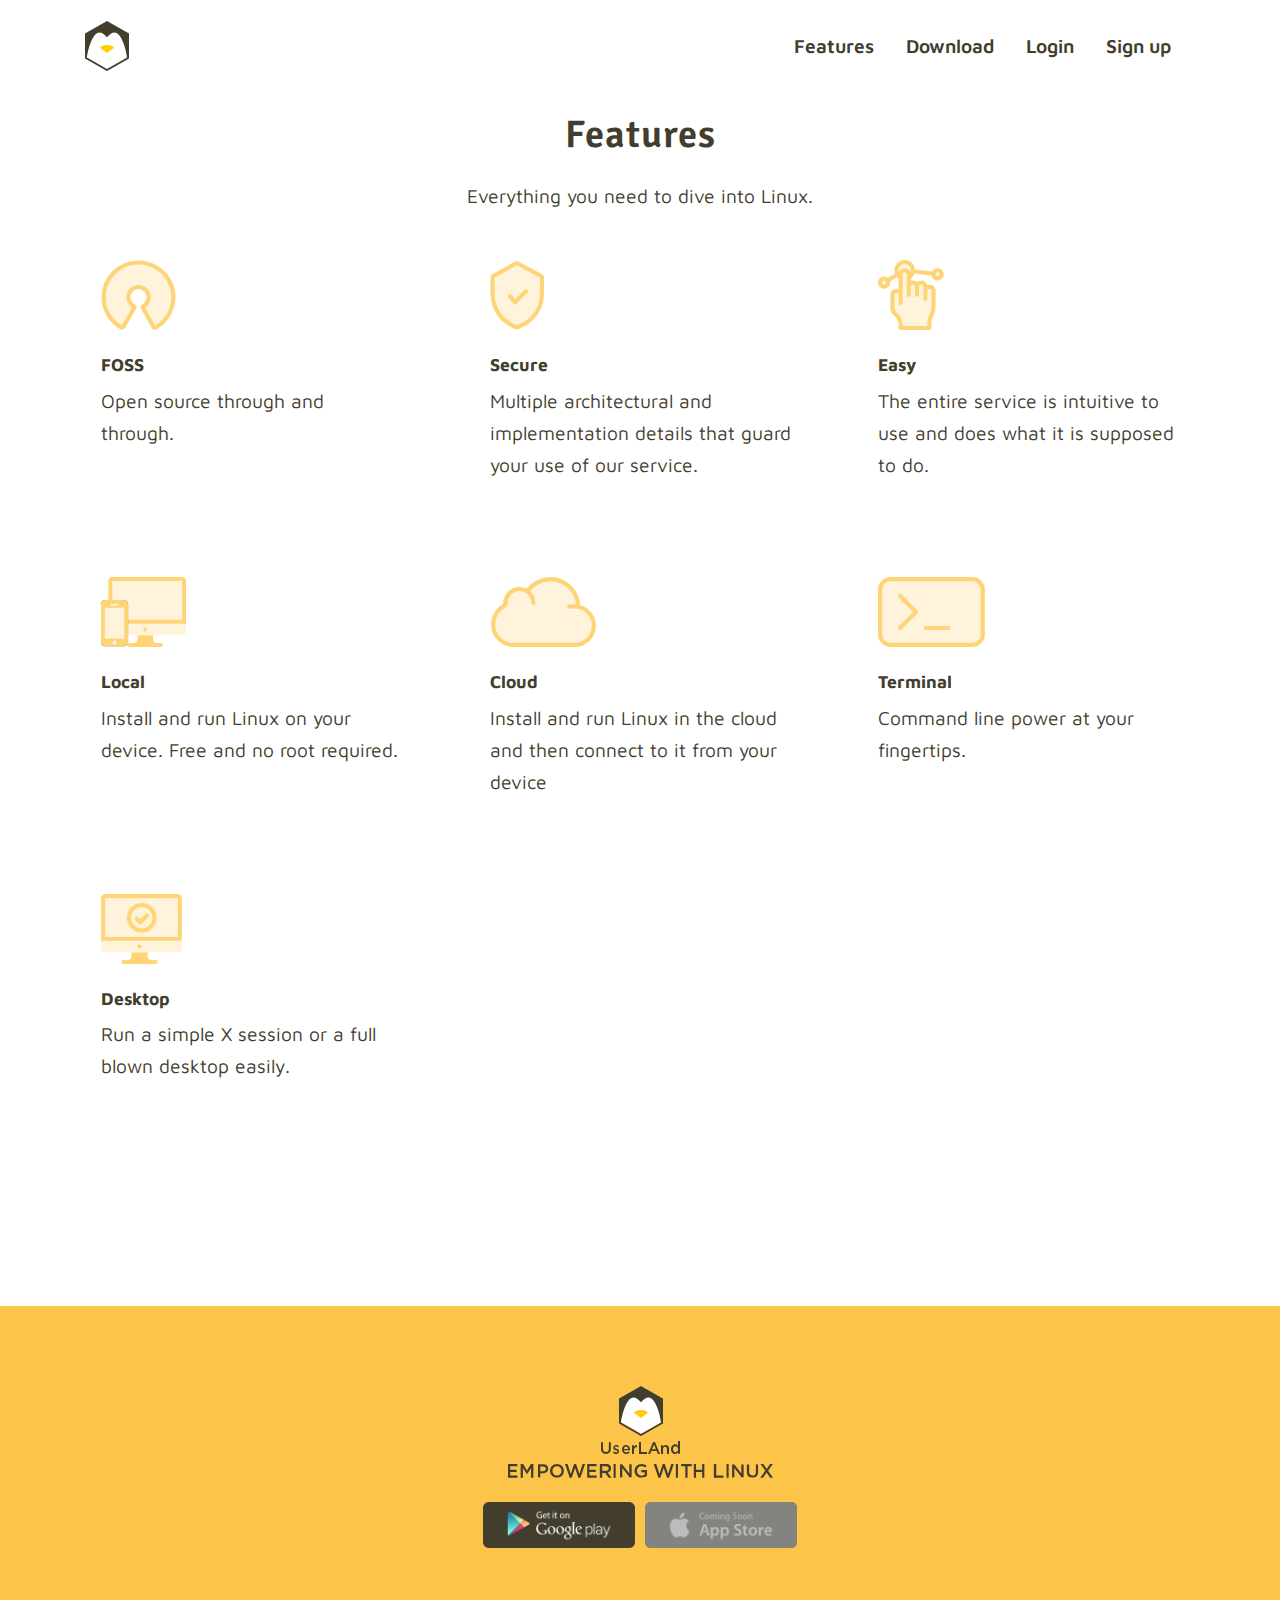
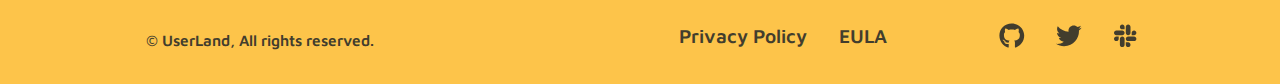
<file: features/index.html>
<!DOCTYPE html><html lang="en"><head><meta charSet="utf-8"/><meta http-equiv="x-ua-compatible" content="ie=edge"/><meta name="viewport" content="width=device-width, initial-scale=1, shrink-to-fit=no"/><style data-href="/styles.85f31be211428330cc62.css">@import url(https://fonts.googleapis.com/css?family=Maven+Pro:400,500,700,900);@import url(https://fonts.googleapis.com/css?family=Signika:700);.notfound{height:60vh;min-height:25rem;display:flex;flex-direction:column;justify-content:center;align-items:center}.notfound__body{text-align:center}.notfound__body h1{font-size:10rem}.notfound__body p{font-size:1.5rem}.download-module--download--1Zm43{position:relative;text-align:center;margin-bottom:7rem}.download-module--download__btn--VraNa{text-transform:none;font-weight:600!important}.download-module--download__list--QSfTA{margin:0 0 5rem;padding:0;list-style:none;display:flex;justify-content:space-between;flex-wrap:wrap}@media screen and (min-width:769px){.download-module--download__list--QSfTA{width:90%;margin-left:auto;margin-right:auto;justify-content:space-around}}.download-module--platform__logo--2qoaA{margin-bottom:1rem;width:50px;height:auto}.download-module--platform__alternatives--3TCNM{display:none}.download-module--platform--2O5YU .download-module--icon--3o1Qu{width:7rem;height:7rem;display:flex;flex-direction:column;justify-content:center;align-items:center;border-radius:1.3rem;cursor:pointer;-webkit-transition:all .2s ease;transition:all .2s ease}.download-module--platform--2O5YU .download-module--icon--3o1Qu h6{margin:0;color:#ebebeb;font-weight:600}.download-module--platform--2O5YU .download-module--icon__shape--17SaR{fill:#ebebeb}@media screen and (min-width:510px){.download-module--platform--2O5YU .download-module--icon--3o1Qu{width:10rem;height:10rem}}.download-module--platform_active--1mCCZ .download-module--platform__alternatives--3TCNM{text-align:center;text-decoration:underline;margin-top:1rem;display:block;max-width:10rem}.download-module--platform_active--1mCCZ .download-module--platform__alternatives--3TCNM a{font-weight:400;display:block;color:#ffcc05}@media screen and (min-width:991px){.download-module--platform_active--1mCCZ .download-module--platform__alternatives--3TCNM a{display:inline-block}.download-module--platform_active--1mCCZ .download-module--platform__alternatives--3TCNM a:not(:last-child){margin-right:.8rem}}.download-module--platform--2O5YU .download-module--icon--3o1Qu:hover,.download-module--platform_active--1mCCZ .download-module--icon--3o1Qu{background:#ffdf7b}.download-module--platform--2O5YU .download-module--icon--3o1Qu:hover h6,.download-module--platform_active--1mCCZ .download-module--icon--3o1Qu h6{color:#fff}.download-module--platform--2O5YU .download-module--icon--3o1Qu:hover .download-module--icon__shape--17SaR,.download-module--platform_active--1mCCZ .download-module--icon--3o1Qu .download-module--icon__shape--17SaR{fill:#fff}.download-module--setup--2X8Rn{display:block;margin-bottom:7rem}.download-module--setup__steps--6wun0{list-style:none;display:block;padding-left:0}.download-module--step--3_kyg{margin-bottom:4rem}.download-module--step__head--1uRq4{margin-bottom:.7rem;font-family:inherit}.download-module--step__head--1uRq4 span{font-family:inherit;color:#fdc44a;margin-right:.3rem}.download-module--step__head--1uRq4 h3{position:relative;font-size:1.4rem}.download-module--step--3_kyg .download-module--code--1VtrB:not(:last-child),.download-module--step--3_kyg a:not(:last-child),.download-module--step--3_kyg p:not(:last-child){margin-bottom:1rem}@media screen and (min-width:769px){.download-module--step--3_kyg{width:70%;max-width:40rem;margin-left:auto;margin-right:auto}.download-module--step--3_kyg:not(:last-child){margin-bottom:7rem}.download-module--step--3_kyg span{position:absolute;left:-1.8rem;margin-right:0;top:0}}.download-module--code--1VtrB{display:inline-block;overflow-x:scroll;border-radius:6px;width:100%;background-color:#3c3c3c;padding:.5rem .8rem}.download-module--code--1VtrB code{color:#fff;padding:0;width:unset;white-space:nowrap}.default-page{padding:10rem 0;width:75%;margin:auto}.features-module--features--355cr{text-align:center}.features-module--features--355cr ul{padding:0 4rem;list-style:none;display:flex;flex-direction:column}.features-module--features--355cr li{margin-bottom:3rem;padding:0 1rem;border-radius:1rem}.features-module--features--355cr li img{height:70px;width:auto;margin-bottom:1.5rem}.features-module--features--355cr li h6{margin-bottom:.6rem;font-size:1.1rem;font-weight:700}@media screen and (min-width:575px){.features-module--features--355cr{text-align:left}.features-module--features--355cr ul{padding:0;flex-direction:row;flex-wrap:wrap;justify-content:space-between}.features-module--features--355cr li{margin-bottom:5rem;max-width:45%}}@media screen and (min-width:991px){.features-module--features--355cr li{max-width:30%}}@media screen and (min-width:1500px){.features-module--features--355cr li{max-width:23%}}.hero{position:relative;padding-top:33%;height:50rem;margin-bottom:4rem;overflow:hidden;background:linear-gradient(-135deg,#ffb751,#fdc149 29%,#ffd652 82%,#ffd900)}.hero:after{content:"";position:absolute;bottom:-1px;width:100%;height:100%;background:url([data-uri]) no-repeat 0 100%;background-size:100% 13vw}.hero__title{font-family:Signika,Maven Pro,sans-serif;font-size:2.7rem}.hero__body{position:relative;z-index:33}.hero__body p{margin-bottom:1.5rem;max-width:90%;font-weight:500}.hero__media{position:absolute;bottom:-5rem;width:30rem;right:-9rem}@media screen and (orientation:landscape){.hero{padding-top:33vh}}@media screen and (min-width:900px){.hero{padding-top:0;margin-bottom:0;display:flex;flex-direction:column;justify-content:center;height:95vh;max-height:56rem}.hero__title{font-size:3.7rem;max-width:50%}.hero__media{bottom:0;width:37rem;right:-12rem;height:auto}.hero__body p{width:50%}}@media screen and (min-width:995px){.hero>.container{position:relative}.hero__media{bottom:-14rem;right:-14rem;width:62vw}}@media screen and (min-width:1200px){.hero__media{bottom:-16rem;right:-16rem;width:60vw;max-width:51rem}}.features{padding-bottom:4rem;background:url([data-uri]) no-repeat bottom;background-size:100% 35%}@media screen and (min-width:992px){.features{background-size:100% 46%}}.feature{display:flex;flex-direction:column}.feature:not(:last-child){margin-bottom:10rem}.feature__title{display:inline-block;position:relative;align-self:baseline;font-size:1.7rem;font-weight:600;margin-bottom:1.4rem;letter-spacing:1px;text-transform:capitalize}.feature__title:after{content:"";position:absolute;top:-.5rem;left:0;width:15%;height:.5rem;background-color:#ffcc05}.feature__media{margin-right:auto;margin-left:auto;position:relative;left:0}.feature_horizontal{text-align:center}.feature_horizontal p{text-align:left}.feature_horizontal .feature__media{width:100%;margin-bottom:4rem}.feature_horizontal .feature__media img{-webkit-filter:drop-shadow(0 9px 30px rgba(193,181,199,.53));filter:drop-shadow(0 9px 30px rgba(193,181,199,.53))}.feature_vertical .feature__media{height:100vw;margin-top:4rem}.feature_vertical .feature__media img{width:auto;height:100%;-webkit-filter:drop-shadow(-9px 0 20px rgba(193,181,199,.53));filter:drop-shadow(-9px 0 20px rgba(193,181,199,.53))}@media screen and (min-width:575px){.feature_vertical .feature__media{height:35rem}}@media screen and (min-width:767px){.feature_horizontal .feature__media{width:35rem}}@media screen and (min-width:800px){.feature_vertical .feature__body,.feature_vertical .feature__media{margin-top:0;flex:0 0 50%}.feature_vertical .feature__body{margin-top:3rem}.feature_vertical{flex-direction:row-reverse}}@media screen and (min-width:992px){.feature{top:-5rem;position:relative}.feature_horizontal .feature__body{margin:auto;width:70%}.feature_vertical .feature__body{display:flex;flex-direction:column;justify-content:flex-end}.feature_vertical .feature__media{flex:0 0 30%}}@media screen and (min-width:1200px){.feature_vertical .feature__body{justify-content:center}}.jobs{padding-bottom:4rem}.jobs__hero{background:url(/static/jobs-117a4e29bc6a81e005475a41fa2fa1cc.jpg) no-repeat;background-size:cover;height:35rem}.jobs__hero>.container{position:relative;z-index:99}.jobs__hero:before{content:"";position:absolute;top:0;left:0;width:100%;height:100%;pointer-events:none;opacity:.7;background:linear-gradient(-135deg,#ffb751,#fdc149 29%,#ffd652 82%,#ffd900)}.jobs__hero .hero__title{border-left:8px solid #fff;padding:0 0 0 1rem}.jobs__section>ul{padding:0;list-style:none}.job{margin-top:5rem}.job__head{margin-bottom:1rem}.job:not(:last-child){border-bottom:2px solid hsla(0,0%,93.7%,.9);padding-bottom:3rem}.job__requirements{margin-bottom:2rem}.job__requirements li{margin-bottom:.4rem}

/*!
 * Bootstrap v4.3.1 (https://getbootstrap.com/)
 * Copyright 2011-2019 The Bootstrap Authors
 * Copyright 2011-2019 Twitter, Inc.
 * Licensed under MIT (https://github.com/twbs/bootstrap/blob/master/LICENSE)
 */:root{--blue:#007bff;--indigo:#6610f2;--purple:#6f42c1;--pink:#e83e8c;--red:#dc3545;--orange:#fd7e14;--yellow:#ffc107;--green:#28a745;--teal:#20c997;--cyan:#17a2b8;--white:#fff;--gray:#6c757d;--gray-dark:#343a40;--primary:#007bff;--secondary:#6c757d;--success:#28a745;--info:#17a2b8;--warning:#ffc107;--danger:#dc3545;--light:#f8f9fa;--dark:#343a40;--breakpoint-xs:0;--breakpoint-sm:576px;--breakpoint-md:768px;--breakpoint-lg:992px;--breakpoint-xl:1200px;--font-family-sans-serif:-apple-system,BlinkMacSystemFont,"Segoe UI",Roboto,"Helvetica Neue",Arial,"Noto Sans",sans-serif,"Apple Color Emoji","Segoe UI Emoji","Segoe UI Symbol","Noto Color Emoji";--font-family-monospace:SFMono-Regular,Menlo,Monaco,Consolas,"Liberation Mono","Courier New",monospace}*,:after,:before{box-sizing:border-box}html{font-family:sans-serif;line-height:1.15;-webkit-text-size-adjust:100%;-webkit-tap-highlight-color:transparent}article,aside,figcaption,figure,footer,header,hgroup,main,nav,section{display:block}body{font-family:-apple-system,BlinkMacSystemFont,Segoe UI,Roboto,Helvetica Neue,Arial,Noto Sans,sans-serif,Apple Color Emoji,Segoe UI Emoji,Segoe UI Symbol,Noto Color Emoji;font-size:1rem;font-weight:400;line-height:1.5;color:#212529;text-align:left;background-color:#fff}[tabindex="-1"]:focus{outline:0!important}hr{box-sizing:content-box;height:0;overflow:visible}h1,h2,h3,h4,h5,h6{margin-top:0;margin-bottom:.5rem}p{margin-top:0;margin-bottom:1rem}abbr[data-original-title],abbr[title]{text-decoration:underline;-webkit-text-decoration:underline dotted;text-decoration:underline dotted;cursor:help;border-bottom:0;-webkit-text-decoration-skip-ink:none;text-decoration-skip-ink:none}address{font-style:normal;line-height:inherit}address,dl,ol,ul{margin-bottom:1rem}dl,ol,ul{margin-top:0}ol ol,ol ul,ul ol,ul ul{margin-bottom:0}dt{font-weight:700}dd{margin-bottom:.5rem;margin-left:0}blockquote{margin:0 0 1rem}b,strong{font-weight:bolder}small{font-size:80%}sub,sup{position:relative;font-size:75%;line-height:0;vertical-align:baseline}sub{bottom:-.25em}sup{top:-.5em}a{color:#007bff;text-decoration:none;background-color:transparent}a:hover{color:#0056b3;text-decoration:underline}a:not([href]):not([tabindex]),a:not([href]):not([tabindex]):focus,a:not([href]):not([tabindex]):hover{color:inherit;text-decoration:none}a:not([href]):not([tabindex]):focus{outline:0}code,kbd,pre,samp{font-family:SFMono-Regular,Menlo,Monaco,Consolas,Liberation Mono,Courier New,monospace;font-size:1em}pre{margin-top:0;margin-bottom:1rem;overflow:auto}figure{margin:0 0 1rem}img{border-style:none}img,svg{vertical-align:middle}svg{overflow:hidden}table{border-collapse:collapse}caption{padding-top:.75rem;padding-bottom:.75rem;color:#6c757d;text-align:left;caption-side:bottom}th{text-align:inherit}label{display:inline-block;margin-bottom:.5rem}button{border-radius:0}button:focus{outline:1px dotted;outline:5px auto -webkit-focus-ring-color}button,input,optgroup,select,textarea{margin:0;font-family:inherit;font-size:inherit;line-height:inherit}button,input{overflow:visible}button,select{text-transform:none}select{word-wrap:normal}[type=button],[type=reset],[type=submit],button{-webkit-appearance:button}[type=button]:not(:disabled),[type=reset]:not(:disabled),[type=submit]:not(:disabled),button:not(:disabled){cursor:pointer}[type=button]::-moz-focus-inner,[type=reset]::-moz-focus-inner,[type=submit]::-moz-focus-inner,button::-moz-focus-inner{padding:0;border-style:none}input[type=checkbox],input[type=radio]{box-sizing:border-box;padding:0}input[type=date],input[type=datetime-local],input[type=month],input[type=time]{-webkit-appearance:listbox}textarea{overflow:auto;resize:vertical}fieldset{min-width:0;padding:0;margin:0;border:0}legend{display:block;width:100%;max-width:100%;padding:0;margin-bottom:.5rem;font-size:1.5rem;line-height:inherit;color:inherit;white-space:normal}progress{vertical-align:baseline}[type=number]::-webkit-inner-spin-button,[type=number]::-webkit-outer-spin-button{height:auto}[type=search]{outline-offset:-2px;-webkit-appearance:none}[type=search]::-webkit-search-decoration{-webkit-appearance:none}::-webkit-file-upload-button{font:inherit;-webkit-appearance:button}output{display:inline-block}summary{display:list-item;cursor:pointer}template{display:none}[hidden]{display:none!important}.h1,.h2,.h3,.h4,.h5,.h6,h1,h2,h3,h4,h5,h6{margin-bottom:.5rem;font-weight:500;line-height:1.2}.h1,h1{font-size:2.5rem}.h2,h2{font-size:2rem}.h3,h3{font-size:1.75rem}.h4,h4{font-size:1.5rem}.h5,h5{font-size:1.25rem}.h6,h6{font-size:1rem}.lead{font-size:1.25rem;font-weight:300}.display-1{font-size:6rem}.display-1,.display-2{font-weight:300;line-height:1.2}.display-2{font-size:5.5rem}.display-3{font-size:4.5rem}.display-3,.display-4{font-weight:300;line-height:1.2}.display-4{font-size:3.5rem}hr{margin-top:1rem;margin-bottom:1rem;border:0;border-top:1px solid rgba(0,0,0,.1)}.small,small{font-size:80%;font-weight:400}.mark,mark{padding:.2em;background-color:#fcf8e3}.list-inline,.list-unstyled{padding-left:0;list-style:none}.list-inline-item{display:inline-block}.list-inline-item:not(:last-child){margin-right:.5rem}.initialism{font-size:90%;text-transform:uppercase}.blockquote{margin-bottom:1rem;font-size:1.25rem}.blockquote-footer{display:block;font-size:80%;color:#6c757d}.blockquote-footer:before{content:"\2014\A0"}.img-fluid,.img-thumbnail{max-width:100%;height:auto}.img-thumbnail{padding:.25rem;background-color:#fff;border:1px solid #dee2e6;border-radius:.25rem}.figure{display:inline-block}.figure-img{margin-bottom:.5rem;line-height:1}.figure-caption{font-size:90%;color:#6c757d}code{font-size:87.5%;color:#e83e8c;word-break:break-word}a>code{color:inherit}kbd{padding:.2rem .4rem;font-size:87.5%;color:#fff;background-color:#212529;border-radius:.2rem}kbd kbd{padding:0;font-size:100%;font-weight:700}pre{display:block;font-size:87.5%;color:#212529}pre code{font-size:inherit;color:inherit;word-break:normal}.pre-scrollable{max-height:340px;overflow-y:scroll}.container{width:100%;padding-right:15px;padding-left:15px;margin-right:auto;margin-left:auto}@media (min-width:576px){.container{max-width:540px}}@media (min-width:768px){.container{max-width:720px}}@media (min-width:992px){.container{max-width:960px}}@media (min-width:1200px){.container{max-width:1140px}}.container-fluid{width:100%;padding-right:15px;padding-left:15px;margin-right:auto;margin-left:auto}.row{display:flex;flex-wrap:wrap;margin-right:-15px;margin-left:-15px}.no-gutters{margin-right:0;margin-left:0}.no-gutters>.col,.no-gutters>[class*=col-]{padding-right:0;padding-left:0}.col,.col-1,.col-2,.col-3,.col-4,.col-5,.col-6,.col-7,.col-8,.col-9,.col-10,.col-11,.col-12,.col-auto,.col-lg,.col-lg-1,.col-lg-2,.col-lg-3,.col-lg-4,.col-lg-5,.col-lg-6,.col-lg-7,.col-lg-8,.col-lg-9,.col-lg-10,.col-lg-11,.col-lg-12,.col-lg-auto,.col-md,.col-md-1,.col-md-2,.col-md-3,.col-md-4,.col-md-5,.col-md-6,.col-md-7,.col-md-8,.col-md-9,.col-md-10,.col-md-11,.col-md-12,.col-md-auto,.col-sm,.col-sm-1,.col-sm-2,.col-sm-3,.col-sm-4,.col-sm-5,.col-sm-6,.col-sm-7,.col-sm-8,.col-sm-9,.col-sm-10,.col-sm-11,.col-sm-12,.col-sm-auto,.col-xl,.col-xl-1,.col-xl-2,.col-xl-3,.col-xl-4,.col-xl-5,.col-xl-6,.col-xl-7,.col-xl-8,.col-xl-9,.col-xl-10,.col-xl-11,.col-xl-12,.col-xl-auto{position:relative;width:100%;padding-right:15px;padding-left:15px}.col{flex-basis:0;flex-grow:1;max-width:100%}.col-auto{flex:0 0 auto;width:auto;max-width:100%}.col-1{flex:0 0 8.333333%;max-width:8.333333%}.col-2{flex:0 0 16.666667%;max-width:16.666667%}.col-3{flex:0 0 25%;max-width:25%}.col-4{flex:0 0 33.333333%;max-width:33.333333%}.col-5{flex:0 0 41.666667%;max-width:41.666667%}.col-6{flex:0 0 50%;max-width:50%}.col-7{flex:0 0 58.333333%;max-width:58.333333%}.col-8{flex:0 0 66.666667%;max-width:66.666667%}.col-9{flex:0 0 75%;max-width:75%}.col-10{flex:0 0 83.333333%;max-width:83.333333%}.col-11{flex:0 0 91.666667%;max-width:91.666667%}.col-12{flex:0 0 100%;max-width:100%}.order-first{order:-1}.order-last{order:13}.order-0{order:0}.order-1{order:1}.order-2{order:2}.order-3{order:3}.order-4{order:4}.order-5{order:5}.order-6{order:6}.order-7{order:7}.order-8{order:8}.order-9{order:9}.order-10{order:10}.order-11{order:11}.order-12{order:12}.offset-1{margin-left:8.333333%}.offset-2{margin-left:16.666667%}.offset-3{margin-left:25%}.offset-4{margin-left:33.333333%}.offset-5{margin-left:41.666667%}.offset-6{margin-left:50%}.offset-7{margin-left:58.333333%}.offset-8{margin-left:66.666667%}.offset-9{margin-left:75%}.offset-10{margin-left:83.333333%}.offset-11{margin-left:91.666667%}@media (min-width:576px){.col-sm{flex-basis:0;flex-grow:1;max-width:100%}.col-sm-auto{flex:0 0 auto;width:auto;max-width:100%}.col-sm-1{flex:0 0 8.333333%;max-width:8.333333%}.col-sm-2{flex:0 0 16.666667%;max-width:16.666667%}.col-sm-3{flex:0 0 25%;max-width:25%}.col-sm-4{flex:0 0 33.333333%;max-width:33.333333%}.col-sm-5{flex:0 0 41.666667%;max-width:41.666667%}.col-sm-6{flex:0 0 50%;max-width:50%}.col-sm-7{flex:0 0 58.333333%;max-width:58.333333%}.col-sm-8{flex:0 0 66.666667%;max-width:66.666667%}.col-sm-9{flex:0 0 75%;max-width:75%}.col-sm-10{flex:0 0 83.333333%;max-width:83.333333%}.col-sm-11{flex:0 0 91.666667%;max-width:91.666667%}.col-sm-12{flex:0 0 100%;max-width:100%}.order-sm-first{order:-1}.order-sm-last{order:13}.order-sm-0{order:0}.order-sm-1{order:1}.order-sm-2{order:2}.order-sm-3{order:3}.order-sm-4{order:4}.order-sm-5{order:5}.order-sm-6{order:6}.order-sm-7{order:7}.order-sm-8{order:8}.order-sm-9{order:9}.order-sm-10{order:10}.order-sm-11{order:11}.order-sm-12{order:12}.offset-sm-0{margin-left:0}.offset-sm-1{margin-left:8.333333%}.offset-sm-2{margin-left:16.666667%}.offset-sm-3{margin-left:25%}.offset-sm-4{margin-left:33.333333%}.offset-sm-5{margin-left:41.666667%}.offset-sm-6{margin-left:50%}.offset-sm-7{margin-left:58.333333%}.offset-sm-8{margin-left:66.666667%}.offset-sm-9{margin-left:75%}.offset-sm-10{margin-left:83.333333%}.offset-sm-11{margin-left:91.666667%}}@media (min-width:768px){.col-md{flex-basis:0;flex-grow:1;max-width:100%}.col-md-auto{flex:0 0 auto;width:auto;max-width:100%}.col-md-1{flex:0 0 8.333333%;max-width:8.333333%}.col-md-2{flex:0 0 16.666667%;max-width:16.666667%}.col-md-3{flex:0 0 25%;max-width:25%}.col-md-4{flex:0 0 33.333333%;max-width:33.333333%}.col-md-5{flex:0 0 41.666667%;max-width:41.666667%}.col-md-6{flex:0 0 50%;max-width:50%}.col-md-7{flex:0 0 58.333333%;max-width:58.333333%}.col-md-8{flex:0 0 66.666667%;max-width:66.666667%}.col-md-9{flex:0 0 75%;max-width:75%}.col-md-10{flex:0 0 83.333333%;max-width:83.333333%}.col-md-11{flex:0 0 91.666667%;max-width:91.666667%}.col-md-12{flex:0 0 100%;max-width:100%}.order-md-first{order:-1}.order-md-last{order:13}.order-md-0{order:0}.order-md-1{order:1}.order-md-2{order:2}.order-md-3{order:3}.order-md-4{order:4}.order-md-5{order:5}.order-md-6{order:6}.order-md-7{order:7}.order-md-8{order:8}.order-md-9{order:9}.order-md-10{order:10}.order-md-11{order:11}.order-md-12{order:12}.offset-md-0{margin-left:0}.offset-md-1{margin-left:8.333333%}.offset-md-2{margin-left:16.666667%}.offset-md-3{margin-left:25%}.offset-md-4{margin-left:33.333333%}.offset-md-5{margin-left:41.666667%}.offset-md-6{margin-left:50%}.offset-md-7{margin-left:58.333333%}.offset-md-8{margin-left:66.666667%}.offset-md-9{margin-left:75%}.offset-md-10{margin-left:83.333333%}.offset-md-11{margin-left:91.666667%}}@media (min-width:992px){.col-lg{flex-basis:0;flex-grow:1;max-width:100%}.col-lg-auto{flex:0 0 auto;width:auto;max-width:100%}.col-lg-1{flex:0 0 8.333333%;max-width:8.333333%}.col-lg-2{flex:0 0 16.666667%;max-width:16.666667%}.col-lg-3{flex:0 0 25%;max-width:25%}.col-lg-4{flex:0 0 33.333333%;max-width:33.333333%}.col-lg-5{flex:0 0 41.666667%;max-width:41.666667%}.col-lg-6{flex:0 0 50%;max-width:50%}.col-lg-7{flex:0 0 58.333333%;max-width:58.333333%}.col-lg-8{flex:0 0 66.666667%;max-width:66.666667%}.col-lg-9{flex:0 0 75%;max-width:75%}.col-lg-10{flex:0 0 83.333333%;max-width:83.333333%}.col-lg-11{flex:0 0 91.666667%;max-width:91.666667%}.col-lg-12{flex:0 0 100%;max-width:100%}.order-lg-first{order:-1}.order-lg-last{order:13}.order-lg-0{order:0}.order-lg-1{order:1}.order-lg-2{order:2}.order-lg-3{order:3}.order-lg-4{order:4}.order-lg-5{order:5}.order-lg-6{order:6}.order-lg-7{order:7}.order-lg-8{order:8}.order-lg-9{order:9}.order-lg-10{order:10}.order-lg-11{order:11}.order-lg-12{order:12}.offset-lg-0{margin-left:0}.offset-lg-1{margin-left:8.333333%}.offset-lg-2{margin-left:16.666667%}.offset-lg-3{margin-left:25%}.offset-lg-4{margin-left:33.333333%}.offset-lg-5{margin-left:41.666667%}.offset-lg-6{margin-left:50%}.offset-lg-7{margin-left:58.333333%}.offset-lg-8{margin-left:66.666667%}.offset-lg-9{margin-left:75%}.offset-lg-10{margin-left:83.333333%}.offset-lg-11{margin-left:91.666667%}}@media (min-width:1200px){.col-xl{flex-basis:0;flex-grow:1;max-width:100%}.col-xl-auto{flex:0 0 auto;width:auto;max-width:100%}.col-xl-1{flex:0 0 8.333333%;max-width:8.333333%}.col-xl-2{flex:0 0 16.666667%;max-width:16.666667%}.col-xl-3{flex:0 0 25%;max-width:25%}.col-xl-4{flex:0 0 33.333333%;max-width:33.333333%}.col-xl-5{flex:0 0 41.666667%;max-width:41.666667%}.col-xl-6{flex:0 0 50%;max-width:50%}.col-xl-7{flex:0 0 58.333333%;max-width:58.333333%}.col-xl-8{flex:0 0 66.666667%;max-width:66.666667%}.col-xl-9{flex:0 0 75%;max-width:75%}.col-xl-10{flex:0 0 83.333333%;max-width:83.333333%}.col-xl-11{flex:0 0 91.666667%;max-width:91.666667%}.col-xl-12{flex:0 0 100%;max-width:100%}.order-xl-first{order:-1}.order-xl-last{order:13}.order-xl-0{order:0}.order-xl-1{order:1}.order-xl-2{order:2}.order-xl-3{order:3}.order-xl-4{order:4}.order-xl-5{order:5}.order-xl-6{order:6}.order-xl-7{order:7}.order-xl-8{order:8}.order-xl-9{order:9}.order-xl-10{order:10}.order-xl-11{order:11}.order-xl-12{order:12}.offset-xl-0{margin-left:0}.offset-xl-1{margin-left:8.333333%}.offset-xl-2{margin-left:16.666667%}.offset-xl-3{margin-left:25%}.offset-xl-4{margin-left:33.333333%}.offset-xl-5{margin-left:41.666667%}.offset-xl-6{margin-left:50%}.offset-xl-7{margin-left:58.333333%}.offset-xl-8{margin-left:66.666667%}.offset-xl-9{margin-left:75%}.offset-xl-10{margin-left:83.333333%}.offset-xl-11{margin-left:91.666667%}}.table{width:100%;margin-bottom:1rem;color:#212529}.table td,.table th{padding:.75rem;vertical-align:top;border-top:1px solid #dee2e6}.table thead th{vertical-align:bottom;border-bottom:2px solid #dee2e6}.table tbody+tbody{border-top:2px solid #dee2e6}.table-sm td,.table-sm th{padding:.3rem}.table-bordered,.table-bordered td,.table-bordered th{border:1px solid #dee2e6}.table-bordered thead td,.table-bordered thead th{border-bottom-width:2px}.table-borderless tbody+tbody,.table-borderless td,.table-borderless th,.table-borderless thead th{border:0}.table-striped tbody tr:nth-of-type(odd){background-color:rgba(0,0,0,.05)}.table-hover tbody tr:hover{color:#212529;background-color:rgba(0,0,0,.075)}.table-primary,.table-primary>td,.table-primary>th{background-color:#b8daff}.table-primary tbody+tbody,.table-primary td,.table-primary th,.table-primary thead th{border-color:#7abaff}.table-hover .table-primary:hover,.table-hover .table-primary:hover>td,.table-hover .table-primary:hover>th{background-color:#9fcdff}.table-secondary,.table-secondary>td,.table-secondary>th{background-color:#d6d8db}.table-secondary tbody+tbody,.table-secondary td,.table-secondary th,.table-secondary thead th{border-color:#b3b7bb}.table-hover .table-secondary:hover,.table-hover .table-secondary:hover>td,.table-hover .table-secondary:hover>th{background-color:#c8cbcf}.table-success,.table-success>td,.table-success>th{background-color:#c3e6cb}.table-success tbody+tbody,.table-success td,.table-success th,.table-success thead th{border-color:#8fd19e}.table-hover .table-success:hover,.table-hover .table-success:hover>td,.table-hover .table-success:hover>th{background-color:#b1dfbb}.table-info,.table-info>td,.table-info>th{background-color:#bee5eb}.table-info tbody+tbody,.table-info td,.table-info th,.table-info thead th{border-color:#86cfda}.table-hover .table-info:hover,.table-hover .table-info:hover>td,.table-hover .table-info:hover>th{background-color:#abdde5}.table-warning,.table-warning>td,.table-warning>th{background-color:#ffeeba}.table-warning tbody+tbody,.table-warning td,.table-warning th,.table-warning thead th{border-color:#ffdf7e}.table-hover .table-warning:hover,.table-hover .table-warning:hover>td,.table-hover .table-warning:hover>th{background-color:#ffe8a1}.table-danger,.table-danger>td,.table-danger>th{background-color:#f5c6cb}.table-danger tbody+tbody,.table-danger td,.table-danger th,.table-danger thead th{border-color:#ed969e}.table-hover .table-danger:hover,.table-hover .table-danger:hover>td,.table-hover .table-danger:hover>th{background-color:#f1b0b7}.table-light,.table-light>td,.table-light>th{background-color:#fdfdfe}.table-light tbody+tbody,.table-light td,.table-light th,.table-light thead th{border-color:#fbfcfc}.table-hover .table-light:hover,.table-hover .table-light:hover>td,.table-hover .table-light:hover>th{background-color:#ececf6}.table-dark,.table-dark>td,.table-dark>th{background-color:#c6c8ca}.table-dark tbody+tbody,.table-dark td,.table-dark th,.table-dark thead th{border-color:#95999c}.table-hover .table-dark:hover,.table-hover .table-dark:hover>td,.table-hover .table-dark:hover>th{background-color:#b9bbbe}.table-active,.table-active>td,.table-active>th,.table-hover .table-active:hover,.table-hover .table-active:hover>td,.table-hover .table-active:hover>th{background-color:rgba(0,0,0,.075)}.table .thead-dark th{color:#fff;background-color:#343a40;border-color:#454d55}.table .thead-light th{color:#495057;background-color:#e9ecef;border-color:#dee2e6}.table-dark{color:#fff;background-color:#343a40}.table-dark td,.table-dark th,.table-dark thead th{border-color:#454d55}.table-dark.table-bordered{border:0}.table-dark.table-striped tbody tr:nth-of-type(odd){background-color:hsla(0,0%,100%,.05)}.table-dark.table-hover tbody tr:hover{color:#fff;background-color:hsla(0,0%,100%,.075)}@media (max-width:575.98px){.table-responsive-sm{display:block;width:100%;overflow-x:auto;-webkit-overflow-scrolling:touch}.table-responsive-sm>.table-bordered{border:0}}@media (max-width:767.98px){.table-responsive-md{display:block;width:100%;overflow-x:auto;-webkit-overflow-scrolling:touch}.table-responsive-md>.table-bordered{border:0}}@media (max-width:991.98px){.table-responsive-lg{display:block;width:100%;overflow-x:auto;-webkit-overflow-scrolling:touch}.table-responsive-lg>.table-bordered{border:0}}@media (max-width:1199.98px){.table-responsive-xl{display:block;width:100%;overflow-x:auto;-webkit-overflow-scrolling:touch}.table-responsive-xl>.table-bordered{border:0}}.table-responsive{display:block;width:100%;overflow-x:auto;-webkit-overflow-scrolling:touch}.table-responsive>.table-bordered{border:0}.form-control{display:block;width:100%;height:calc(1.5em + .75rem + 2px);padding:.375rem .75rem;font-size:1rem;font-weight:400;line-height:1.5;color:#495057;background-color:#fff;background-clip:padding-box;border:1px solid #ced4da;border-radius:.25rem;-webkit-transition:border-color .15s ease-in-out,box-shadow .15s ease-in-out;transition:border-color .15s ease-in-out,box-shadow .15s ease-in-out}@media (prefers-reduced-motion:reduce){.form-control{-webkit-transition:none;transition:none}}.form-control::-ms-expand{background-color:transparent;border:0}.form-control:focus{color:#495057;background-color:#fff;border-color:#80bdff;outline:0;box-shadow:0 0 0 .2rem rgba(0,123,255,.25)}.form-control::-webkit-input-placeholder{color:#6c757d;opacity:1}.form-control::-moz-placeholder{color:#6c757d;opacity:1}.form-control:-ms-input-placeholder{color:#6c757d;opacity:1}.form-control::-ms-input-placeholder{color:#6c757d;opacity:1}.form-control::placeholder{color:#6c757d;opacity:1}.form-control:disabled,.form-control[readonly]{background-color:#e9ecef;opacity:1}select.form-control:focus::-ms-value{color:#495057;background-color:#fff}.form-control-file,.form-control-range{display:block;width:100%}.col-form-label{padding-top:calc(.375rem + 1px);padding-bottom:calc(.375rem + 1px);margin-bottom:0;font-size:inherit;line-height:1.5}.col-form-label-lg{padding-top:calc(.5rem + 1px);padding-bottom:calc(.5rem + 1px);font-size:1.25rem;line-height:1.5}.col-form-label-sm{padding-top:calc(.25rem + 1px);padding-bottom:calc(.25rem + 1px);font-size:.875rem;line-height:1.5}.form-control-plaintext{display:block;width:100%;padding-top:.375rem;padding-bottom:.375rem;margin-bottom:0;line-height:1.5;color:#212529;background-color:transparent;border:solid transparent;border-width:1px 0}.form-control-plaintext.form-control-lg,.form-control-plaintext.form-control-sm{padding-right:0;padding-left:0}.form-control-sm{height:calc(1.5em + .5rem + 2px);padding:.25rem .5rem;font-size:.875rem;line-height:1.5;border-radius:.2rem}.form-control-lg{height:calc(1.5em + 1rem + 2px);padding:.5rem 1rem;font-size:1.25rem;line-height:1.5;border-radius:.3rem}select.form-control[multiple],select.form-control[size],textarea.form-control{height:auto}.form-group{margin-bottom:1rem}.form-text{display:block;margin-top:.25rem}.form-row{display:flex;flex-wrap:wrap;margin-right:-5px;margin-left:-5px}.form-row>.col,.form-row>[class*=col-]{padding-right:5px;padding-left:5px}.form-check{position:relative;display:block;padding-left:1.25rem}.form-check-input{position:absolute;margin-top:.3rem;margin-left:-1.25rem}.form-check-input:disabled~.form-check-label{color:#6c757d}.form-check-label{margin-bottom:0}.form-check-inline{display:inline-flex;align-items:center;padding-left:0;margin-right:.75rem}.form-check-inline .form-check-input{position:static;margin-top:0;margin-right:.3125rem;margin-left:0}.valid-feedback{display:none;width:100%;margin-top:.25rem;font-size:80%;color:#28a745}.valid-tooltip{position:absolute;top:100%;z-index:5;display:none;max-width:100%;padding:.25rem .5rem;margin-top:.1rem;font-size:.875rem;line-height:1.5;color:#fff;background-color:rgba(40,167,69,.9);border-radius:.25rem}.form-control.is-valid,.was-validated .form-control:valid{border-color:#28a745;padding-right:calc(1.5em + .75rem);background-image:url("data:image/svg+xml;charset=utf-8,%3Csvg xmlns='http://www.w3.org/2000/svg' viewBox='0 0 8 8'%3E%3Cpath fill='%2328a745' d='M2.3 6.73L.6 4.53c-.4-1.04.46-1.4 1.1-.8l1.1 1.4 3.4-3.8c.6-.63 1.6-.27 1.2.7l-4 4.6c-.43.5-.8.4-1.1.1z'/%3E%3C/svg%3E");background-repeat:no-repeat;background-position:100% calc(.375em + .1875rem);background-size:calc(.75em + .375rem) calc(.75em + .375rem)}.form-control.is-valid:focus,.was-validated .form-control:valid:focus{border-color:#28a745;box-shadow:0 0 0 .2rem rgba(40,167,69,.25)}.form-control.is-valid~.valid-feedback,.form-control.is-valid~.valid-tooltip,.was-validated .form-control:valid~.valid-feedback,.was-validated .form-control:valid~.valid-tooltip{display:block}.was-validated textarea.form-control:valid,textarea.form-control.is-valid{padding-right:calc(1.5em + .75rem);background-position:top calc(.375em + .1875rem) right calc(.375em + .1875rem)}.custom-select.is-valid,.was-validated .custom-select:valid{border-color:#28a745;padding-right:calc((3em + 2.25rem)/4 + 1.75rem);background:url("data:image/svg+xml;charset=utf-8,%3Csvg xmlns='http://www.w3.org/2000/svg' viewBox='0 0 4 5'%3E%3Cpath fill='%23343a40' d='M2 0L0 2h4zm0 5L0 3h4z'/%3E%3C/svg%3E") no-repeat right .75rem center/8px 10px,url("data:image/svg+xml;charset=utf-8,%3Csvg xmlns='http://www.w3.org/2000/svg' viewBox='0 0 8 8'%3E%3Cpath fill='%2328a745' d='M2.3 6.73L.6 4.53c-.4-1.04.46-1.4 1.1-.8l1.1 1.4 3.4-3.8c.6-.63 1.6-.27 1.2.7l-4 4.6c-.43.5-.8.4-1.1.1z'/%3E%3C/svg%3E") #fff no-repeat center right 1.75rem/calc(.75em + .375rem) calc(.75em + .375rem)}.custom-select.is-valid:focus,.was-validated .custom-select:valid:focus{border-color:#28a745;box-shadow:0 0 0 .2rem rgba(40,167,69,.25)}.custom-select.is-valid~.valid-feedback,.custom-select.is-valid~.valid-tooltip,.form-control-file.is-valid~.valid-feedback,.form-control-file.is-valid~.valid-tooltip,.was-validated .custom-select:valid~.valid-feedback,.was-validated .custom-select:valid~.valid-tooltip,.was-validated .form-control-file:valid~.valid-feedback,.was-validated .form-control-file:valid~.valid-tooltip{display:block}.form-check-input.is-valid~.form-check-label,.was-validated .form-check-input:valid~.form-check-label{color:#28a745}.form-check-input.is-valid~.valid-feedback,.form-check-input.is-valid~.valid-tooltip,.was-validated .form-check-input:valid~.valid-feedback,.was-validated .form-check-input:valid~.valid-tooltip{display:block}.custom-control-input.is-valid~.custom-control-label,.was-validated .custom-control-input:valid~.custom-control-label{color:#28a745}.custom-control-input.is-valid~.custom-control-label:before,.was-validated .custom-control-input:valid~.custom-control-label:before{border-color:#28a745}.custom-control-input.is-valid~.valid-feedback,.custom-control-input.is-valid~.valid-tooltip,.was-validated .custom-control-input:valid~.valid-feedback,.was-validated .custom-control-input:valid~.valid-tooltip{display:block}.custom-control-input.is-valid:checked~.custom-control-label:before,.was-validated .custom-control-input:valid:checked~.custom-control-label:before{border-color:#34ce57;background-color:#34ce57}.custom-control-input.is-valid:focus~.custom-control-label:before,.was-validated .custom-control-input:valid:focus~.custom-control-label:before{box-shadow:0 0 0 .2rem rgba(40,167,69,.25)}.custom-control-input.is-valid:focus:not(:checked)~.custom-control-label:before,.custom-file-input.is-valid~.custom-file-label,.was-validated .custom-control-input:valid:focus:not(:checked)~.custom-control-label:before,.was-validated .custom-file-input:valid~.custom-file-label{border-color:#28a745}.custom-file-input.is-valid~.valid-feedback,.custom-file-input.is-valid~.valid-tooltip,.was-validated .custom-file-input:valid~.valid-feedback,.was-validated .custom-file-input:valid~.valid-tooltip{display:block}.custom-file-input.is-valid:focus~.custom-file-label,.was-validated .custom-file-input:valid:focus~.custom-file-label{border-color:#28a745;box-shadow:0 0 0 .2rem rgba(40,167,69,.25)}.invalid-feedback{display:none;width:100%;margin-top:.25rem;font-size:80%;color:#dc3545}.invalid-tooltip{position:absolute;top:100%;z-index:5;display:none;max-width:100%;padding:.25rem .5rem;margin-top:.1rem;font-size:.875rem;line-height:1.5;color:#fff;background-color:rgba(220,53,69,.9);border-radius:.25rem}.form-control.is-invalid,.was-validated .form-control:invalid{border-color:#dc3545;padding-right:calc(1.5em + .75rem);background-image:url("data:image/svg+xml;charset=utf-8,%3Csvg xmlns='http://www.w3.org/2000/svg' fill='%23dc3545' viewBox='-2 -2 7 7'%3E%3Cpath stroke='%23dc3545' d='M0 0l3 3m0-3L0 3'/%3E%3Ccircle r='.5'/%3E%3Ccircle cx='3' r='.5'/%3E%3Ccircle cy='3' r='.5'/%3E%3Ccircle cx='3' cy='3' r='.5'/%3E%3C/svg%3E");background-repeat:no-repeat;background-position:100% calc(.375em + .1875rem);background-size:calc(.75em + .375rem) calc(.75em + .375rem)}.form-control.is-invalid:focus,.was-validated .form-control:invalid:focus{border-color:#dc3545;box-shadow:0 0 0 .2rem rgba(220,53,69,.25)}.form-control.is-invalid~.invalid-feedback,.form-control.is-invalid~.invalid-tooltip,.was-validated .form-control:invalid~.invalid-feedback,.was-validated .form-control:invalid~.invalid-tooltip{display:block}.was-validated textarea.form-control:invalid,textarea.form-control.is-invalid{padding-right:calc(1.5em + .75rem);background-position:top calc(.375em + .1875rem) right calc(.375em + .1875rem)}.custom-select.is-invalid,.was-validated .custom-select:invalid{border-color:#dc3545;padding-right:calc((3em + 2.25rem)/4 + 1.75rem);background:url("data:image/svg+xml;charset=utf-8,%3Csvg xmlns='http://www.w3.org/2000/svg' viewBox='0 0 4 5'%3E%3Cpath fill='%23343a40' d='M2 0L0 2h4zm0 5L0 3h4z'/%3E%3C/svg%3E") no-repeat right .75rem center/8px 10px,url("data:image/svg+xml;charset=utf-8,%3Csvg xmlns='http://www.w3.org/2000/svg' fill='%23dc3545' viewBox='-2 -2 7 7'%3E%3Cpath stroke='%23dc3545' d='M0 0l3 3m0-3L0 3'/%3E%3Ccircle r='.5'/%3E%3Ccircle cx='3' r='.5'/%3E%3Ccircle cy='3' r='.5'/%3E%3Ccircle cx='3' cy='3' r='.5'/%3E%3C/svg%3E") #fff no-repeat center right 1.75rem/calc(.75em + .375rem) calc(.75em + .375rem)}.custom-select.is-invalid:focus,.was-validated .custom-select:invalid:focus{border-color:#dc3545;box-shadow:0 0 0 .2rem rgba(220,53,69,.25)}.custom-select.is-invalid~.invalid-feedback,.custom-select.is-invalid~.invalid-tooltip,.form-control-file.is-invalid~.invalid-feedback,.form-control-file.is-invalid~.invalid-tooltip,.was-validated .custom-select:invalid~.invalid-feedback,.was-validated .custom-select:invalid~.invalid-tooltip,.was-validated .form-control-file:invalid~.invalid-feedback,.was-validated .form-control-file:invalid~.invalid-tooltip{display:block}.form-check-input.is-invalid~.form-check-label,.was-validated .form-check-input:invalid~.form-check-label{color:#dc3545}.form-check-input.is-invalid~.invalid-feedback,.form-check-input.is-invalid~.invalid-tooltip,.was-validated .form-check-input:invalid~.invalid-feedback,.was-validated .form-check-input:invalid~.invalid-tooltip{display:block}.custom-control-input.is-invalid~.custom-control-label,.was-validated .custom-control-input:invalid~.custom-control-label{color:#dc3545}.custom-control-input.is-invalid~.custom-control-label:before,.was-validated .custom-control-input:invalid~.custom-control-label:before{border-color:#dc3545}.custom-control-input.is-invalid~.invalid-feedback,.custom-control-input.is-invalid~.invalid-tooltip,.was-validated .custom-control-input:invalid~.invalid-feedback,.was-validated .custom-control-input:invalid~.invalid-tooltip{display:block}.custom-control-input.is-invalid:checked~.custom-control-label:before,.was-validated .custom-control-input:invalid:checked~.custom-control-label:before{border-color:#e4606d;background-color:#e4606d}.custom-control-input.is-invalid:focus~.custom-control-label:before,.was-validated .custom-control-input:invalid:focus~.custom-control-label:before{box-shadow:0 0 0 .2rem rgba(220,53,69,.25)}.custom-control-input.is-invalid:focus:not(:checked)~.custom-control-label:before,.custom-file-input.is-invalid~.custom-file-label,.was-validated .custom-control-input:invalid:focus:not(:checked)~.custom-control-label:before,.was-validated .custom-file-input:invalid~.custom-file-label{border-color:#dc3545}.custom-file-input.is-invalid~.invalid-feedback,.custom-file-input.is-invalid~.invalid-tooltip,.was-validated .custom-file-input:invalid~.invalid-feedback,.was-validated .custom-file-input:invalid~.invalid-tooltip{display:block}.custom-file-input.is-invalid:focus~.custom-file-label,.was-validated .custom-file-input:invalid:focus~.custom-file-label{border-color:#dc3545;box-shadow:0 0 0 .2rem rgba(220,53,69,.25)}.form-inline{display:flex;flex-flow:row wrap;align-items:center}.form-inline .form-check{width:100%}@media (min-width:576px){.form-inline label{justify-content:center}.form-inline .form-group,.form-inline label{display:flex;align-items:center;margin-bottom:0}.form-inline .form-group{flex:0 0 auto;flex-flow:row wrap}.form-inline .form-control{display:inline-block;width:auto;vertical-align:middle}.form-inline .form-control-plaintext{display:inline-block}.form-inline .custom-select,.form-inline .input-group{width:auto}.form-inline .form-check{display:flex;align-items:center;justify-content:center;width:auto;padding-left:0}.form-inline .form-check-input{position:relative;flex-shrink:0;margin-top:0;margin-right:.25rem;margin-left:0}.form-inline .custom-control{align-items:center;justify-content:center}.form-inline .custom-control-label{margin-bottom:0}}.btn{display:inline-block;font-weight:400;color:#212529;text-align:center;vertical-align:middle;-webkit-user-select:none;-moz-user-select:none;-ms-user-select:none;user-select:none;background-color:transparent;border:1px solid transparent;padding:.375rem .75rem;font-size:1rem;line-height:1.5;border-radius:.25rem;-webkit-transition:color .15s ease-in-out,background-color .15s ease-in-out,border-color .15s ease-in-out,box-shadow .15s ease-in-out;transition:color .15s ease-in-out,background-color .15s ease-in-out,border-color .15s ease-in-out,box-shadow .15s ease-in-out}@media (prefers-reduced-motion:reduce){.btn{-webkit-transition:none;transition:none}}.btn:hover{color:#212529;text-decoration:none}.btn.focus,.btn:focus{outline:0;box-shadow:0 0 0 .2rem rgba(0,123,255,.25)}.btn.disabled,.btn:disabled{opacity:.65}a.btn.disabled,fieldset:disabled a.btn{pointer-events:none}.btn-primary{color:#fff;background-color:#007bff;border-color:#007bff}.btn-primary:hover{color:#fff;background-color:#0069d9;border-color:#0062cc}.btn-primary.focus,.btn-primary:focus{box-shadow:0 0 0 .2rem rgba(38,143,255,.5)}.btn-primary.disabled,.btn-primary:disabled{color:#fff;background-color:#007bff;border-color:#007bff}.btn-primary:not(:disabled):not(.disabled).active,.btn-primary:not(:disabled):not(.disabled):active,.show>.btn-primary.dropdown-toggle{color:#fff;background-color:#0062cc;border-color:#005cbf}.btn-primary:not(:disabled):not(.disabled).active:focus,.btn-primary:not(:disabled):not(.disabled):active:focus,.show>.btn-primary.dropdown-toggle:focus{box-shadow:0 0 0 .2rem rgba(38,143,255,.5)}.btn-secondary{color:#fff;background-color:#6c757d;border-color:#6c757d}.btn-secondary:hover{color:#fff;background-color:#5a6268;border-color:#545b62}.btn-secondary.focus,.btn-secondary:focus{box-shadow:0 0 0 .2rem rgba(130,138,145,.5)}.btn-secondary.disabled,.btn-secondary:disabled{color:#fff;background-color:#6c757d;border-color:#6c757d}.btn-secondary:not(:disabled):not(.disabled).active,.btn-secondary:not(:disabled):not(.disabled):active,.show>.btn-secondary.dropdown-toggle{color:#fff;background-color:#545b62;border-color:#4e555b}.btn-secondary:not(:disabled):not(.disabled).active:focus,.btn-secondary:not(:disabled):not(.disabled):active:focus,.show>.btn-secondary.dropdown-toggle:focus{box-shadow:0 0 0 .2rem rgba(130,138,145,.5)}.btn-success{color:#fff;background-color:#28a745;border-color:#28a745}.btn-success:hover{color:#fff;background-color:#218838;border-color:#1e7e34}.btn-success.focus,.btn-success:focus{box-shadow:0 0 0 .2rem rgba(72,180,97,.5)}.btn-success.disabled,.btn-success:disabled{color:#fff;background-color:#28a745;border-color:#28a745}.btn-success:not(:disabled):not(.disabled).active,.btn-success:not(:disabled):not(.disabled):active,.show>.btn-success.dropdown-toggle{color:#fff;background-color:#1e7e34;border-color:#1c7430}.btn-success:not(:disabled):not(.disabled).active:focus,.btn-success:not(:disabled):not(.disabled):active:focus,.show>.btn-success.dropdown-toggle:focus{box-shadow:0 0 0 .2rem rgba(72,180,97,.5)}.btn-info{color:#fff;background-color:#17a2b8;border-color:#17a2b8}.btn-info:hover{color:#fff;background-color:#138496;border-color:#117a8b}.btn-info.focus,.btn-info:focus{box-shadow:0 0 0 .2rem rgba(58,176,195,.5)}.btn-info.disabled,.btn-info:disabled{color:#fff;background-color:#17a2b8;border-color:#17a2b8}.btn-info:not(:disabled):not(.disabled).active,.btn-info:not(:disabled):not(.disabled):active,.show>.btn-info.dropdown-toggle{color:#fff;background-color:#117a8b;border-color:#10707f}.btn-info:not(:disabled):not(.disabled).active:focus,.btn-info:not(:disabled):not(.disabled):active:focus,.show>.btn-info.dropdown-toggle:focus{box-shadow:0 0 0 .2rem rgba(58,176,195,.5)}.btn-warning{color:#212529;background-color:#ffc107;border-color:#ffc107}.btn-warning:hover{color:#212529;background-color:#e0a800;border-color:#d39e00}.btn-warning.focus,.btn-warning:focus{box-shadow:0 0 0 .2rem rgba(222,170,12,.5)}.btn-warning.disabled,.btn-warning:disabled{color:#212529;background-color:#ffc107;border-color:#ffc107}.btn-warning:not(:disabled):not(.disabled).active,.btn-warning:not(:disabled):not(.disabled):active,.show>.btn-warning.dropdown-toggle{color:#212529;background-color:#d39e00;border-color:#c69500}.btn-warning:not(:disabled):not(.disabled).active:focus,.btn-warning:not(:disabled):not(.disabled):active:focus,.show>.btn-warning.dropdown-toggle:focus{box-shadow:0 0 0 .2rem rgba(222,170,12,.5)}.btn-danger{color:#fff;background-color:#dc3545;border-color:#dc3545}.btn-danger:hover{color:#fff;background-color:#c82333;border-color:#bd2130}.btn-danger.focus,.btn-danger:focus{box-shadow:0 0 0 .2rem rgba(225,83,97,.5)}.btn-danger.disabled,.btn-danger:disabled{color:#fff;background-color:#dc3545;border-color:#dc3545}.btn-danger:not(:disabled):not(.disabled).active,.btn-danger:not(:disabled):not(.disabled):active,.show>.btn-danger.dropdown-toggle{color:#fff;background-color:#bd2130;border-color:#b21f2d}.btn-danger:not(:disabled):not(.disabled).active:focus,.btn-danger:not(:disabled):not(.disabled):active:focus,.show>.btn-danger.dropdown-toggle:focus{box-shadow:0 0 0 .2rem rgba(225,83,97,.5)}.btn-light{color:#212529;background-color:#f8f9fa;border-color:#f8f9fa}.btn-light:hover{color:#212529;background-color:#e2e6ea;border-color:#dae0e5}.btn-light.focus,.btn-light:focus{box-shadow:0 0 0 .2rem rgba(216,217,219,.5)}.btn-light.disabled,.btn-light:disabled{color:#212529;background-color:#f8f9fa;border-color:#f8f9fa}.btn-light:not(:disabled):not(.disabled).active,.btn-light:not(:disabled):not(.disabled):active,.show>.btn-light.dropdown-toggle{color:#212529;background-color:#dae0e5;border-color:#d3d9df}.btn-light:not(:disabled):not(.disabled).active:focus,.btn-light:not(:disabled):not(.disabled):active:focus,.show>.btn-light.dropdown-toggle:focus{box-shadow:0 0 0 .2rem rgba(216,217,219,.5)}.btn-dark{color:#fff;background-color:#343a40;border-color:#343a40}.btn-dark:hover{color:#fff;background-color:#23272b;border-color:#1d2124}.btn-dark.focus,.btn-dark:focus{box-shadow:0 0 0 .2rem rgba(82,88,93,.5)}.btn-dark.disabled,.btn-dark:disabled{color:#fff;background-color:#343a40;border-color:#343a40}.btn-dark:not(:disabled):not(.disabled).active,.btn-dark:not(:disabled):not(.disabled):active,.show>.btn-dark.dropdown-toggle{color:#fff;background-color:#1d2124;border-color:#171a1d}.btn-dark:not(:disabled):not(.disabled).active:focus,.btn-dark:not(:disabled):not(.disabled):active:focus,.show>.btn-dark.dropdown-toggle:focus{box-shadow:0 0 0 .2rem rgba(82,88,93,.5)}.btn-outline-primary{color:#007bff;border-color:#007bff}.btn-outline-primary:hover{color:#fff;background-color:#007bff;border-color:#007bff}.btn-outline-primary.focus,.btn-outline-primary:focus{box-shadow:0 0 0 .2rem rgba(0,123,255,.5)}.btn-outline-primary.disabled,.btn-outline-primary:disabled{color:#007bff;background-color:transparent}.btn-outline-primary:not(:disabled):not(.disabled).active,.btn-outline-primary:not(:disabled):not(.disabled):active,.show>.btn-outline-primary.dropdown-toggle{color:#fff;background-color:#007bff;border-color:#007bff}.btn-outline-primary:not(:disabled):not(.disabled).active:focus,.btn-outline-primary:not(:disabled):not(.disabled):active:focus,.show>.btn-outline-primary.dropdown-toggle:focus{box-shadow:0 0 0 .2rem rgba(0,123,255,.5)}.btn-outline-secondary{color:#6c757d;border-color:#6c757d}.btn-outline-secondary:hover{color:#fff;background-color:#6c757d;border-color:#6c757d}.btn-outline-secondary.focus,.btn-outline-secondary:focus{box-shadow:0 0 0 .2rem rgba(108,117,125,.5)}.btn-outline-secondary.disabled,.btn-outline-secondary:disabled{color:#6c757d;background-color:transparent}.btn-outline-secondary:not(:disabled):not(.disabled).active,.btn-outline-secondary:not(:disabled):not(.disabled):active,.show>.btn-outline-secondary.dropdown-toggle{color:#fff;background-color:#6c757d;border-color:#6c757d}.btn-outline-secondary:not(:disabled):not(.disabled).active:focus,.btn-outline-secondary:not(:disabled):not(.disabled):active:focus,.show>.btn-outline-secondary.dropdown-toggle:focus{box-shadow:0 0 0 .2rem rgba(108,117,125,.5)}.btn-outline-success{color:#28a745;border-color:#28a745}.btn-outline-success:hover{color:#fff;background-color:#28a745;border-color:#28a745}.btn-outline-success.focus,.btn-outline-success:focus{box-shadow:0 0 0 .2rem rgba(40,167,69,.5)}.btn-outline-success.disabled,.btn-outline-success:disabled{color:#28a745;background-color:transparent}.btn-outline-success:not(:disabled):not(.disabled).active,.btn-outline-success:not(:disabled):not(.disabled):active,.show>.btn-outline-success.dropdown-toggle{color:#fff;background-color:#28a745;border-color:#28a745}.btn-outline-success:not(:disabled):not(.disabled).active:focus,.btn-outline-success:not(:disabled):not(.disabled):active:focus,.show>.btn-outline-success.dropdown-toggle:focus{box-shadow:0 0 0 .2rem rgba(40,167,69,.5)}.btn-outline-info{color:#17a2b8;border-color:#17a2b8}.btn-outline-info:hover{color:#fff;background-color:#17a2b8;border-color:#17a2b8}.btn-outline-info.focus,.btn-outline-info:focus{box-shadow:0 0 0 .2rem rgba(23,162,184,.5)}.btn-outline-info.disabled,.btn-outline-info:disabled{color:#17a2b8;background-color:transparent}.btn-outline-info:not(:disabled):not(.disabled).active,.btn-outline-info:not(:disabled):not(.disabled):active,.show>.btn-outline-info.dropdown-toggle{color:#fff;background-color:#17a2b8;border-color:#17a2b8}.btn-outline-info:not(:disabled):not(.disabled).active:focus,.btn-outline-info:not(:disabled):not(.disabled):active:focus,.show>.btn-outline-info.dropdown-toggle:focus{box-shadow:0 0 0 .2rem rgba(23,162,184,.5)}.btn-outline-warning{color:#ffc107;border-color:#ffc107}.btn-outline-warning:hover{color:#212529;background-color:#ffc107;border-color:#ffc107}.btn-outline-warning.focus,.btn-outline-warning:focus{box-shadow:0 0 0 .2rem rgba(255,193,7,.5)}.btn-outline-warning.disabled,.btn-outline-warning:disabled{color:#ffc107;background-color:transparent}.btn-outline-warning:not(:disabled):not(.disabled).active,.btn-outline-warning:not(:disabled):not(.disabled):active,.show>.btn-outline-warning.dropdown-toggle{color:#212529;background-color:#ffc107;border-color:#ffc107}.btn-outline-warning:not(:disabled):not(.disabled).active:focus,.btn-outline-warning:not(:disabled):not(.disabled):active:focus,.show>.btn-outline-warning.dropdown-toggle:focus{box-shadow:0 0 0 .2rem rgba(255,193,7,.5)}.btn-outline-danger{color:#dc3545;border-color:#dc3545}.btn-outline-danger:hover{color:#fff;background-color:#dc3545;border-color:#dc3545}.btn-outline-danger.focus,.btn-outline-danger:focus{box-shadow:0 0 0 .2rem rgba(220,53,69,.5)}.btn-outline-danger.disabled,.btn-outline-danger:disabled{color:#dc3545;background-color:transparent}.btn-outline-danger:not(:disabled):not(.disabled).active,.btn-outline-danger:not(:disabled):not(.disabled):active,.show>.btn-outline-danger.dropdown-toggle{color:#fff;background-color:#dc3545;border-color:#dc3545}.btn-outline-danger:not(:disabled):not(.disabled).active:focus,.btn-outline-danger:not(:disabled):not(.disabled):active:focus,.show>.btn-outline-danger.dropdown-toggle:focus{box-shadow:0 0 0 .2rem rgba(220,53,69,.5)}.btn-outline-light{color:#f8f9fa;border-color:#f8f9fa}.btn-outline-light:hover{color:#212529;background-color:#f8f9fa;border-color:#f8f9fa}.btn-outline-light.focus,.btn-outline-light:focus{box-shadow:0 0 0 .2rem rgba(248,249,250,.5)}.btn-outline-light.disabled,.btn-outline-light:disabled{color:#f8f9fa;background-color:transparent}.btn-outline-light:not(:disabled):not(.disabled).active,.btn-outline-light:not(:disabled):not(.disabled):active,.show>.btn-outline-light.dropdown-toggle{color:#212529;background-color:#f8f9fa;border-color:#f8f9fa}.btn-outline-light:not(:disabled):not(.disabled).active:focus,.btn-outline-light:not(:disabled):not(.disabled):active:focus,.show>.btn-outline-light.dropdown-toggle:focus{box-shadow:0 0 0 .2rem rgba(248,249,250,.5)}.btn-outline-dark{color:#343a40;border-color:#343a40}.btn-outline-dark:hover{color:#fff;background-color:#343a40;border-color:#343a40}.btn-outline-dark.focus,.btn-outline-dark:focus{box-shadow:0 0 0 .2rem rgba(52,58,64,.5)}.btn-outline-dark.disabled,.btn-outline-dark:disabled{color:#343a40;background-color:transparent}.btn-outline-dark:not(:disabled):not(.disabled).active,.btn-outline-dark:not(:disabled):not(.disabled):active,.show>.btn-outline-dark.dropdown-toggle{color:#fff;background-color:#343a40;border-color:#343a40}.btn-outline-dark:not(:disabled):not(.disabled).active:focus,.btn-outline-dark:not(:disabled):not(.disabled):active:focus,.show>.btn-outline-dark.dropdown-toggle:focus{box-shadow:0 0 0 .2rem rgba(52,58,64,.5)}.btn-link{font-weight:400;color:#007bff;text-decoration:none}.btn-link:hover{color:#0056b3;text-decoration:underline}.btn-link.focus,.btn-link:focus{text-decoration:underline;box-shadow:none}.btn-link.disabled,.btn-link:disabled{color:#6c757d;pointer-events:none}.btn-group-lg>.btn,.btn-lg{padding:.5rem 1rem;font-size:1.25rem;line-height:1.5;border-radius:.3rem}.btn-group-sm>.btn,.btn-sm{padding:.25rem .5rem;font-size:.875rem;line-height:1.5;border-radius:.2rem}.btn-block{display:block;width:100%}.btn-block+.btn-block{margin-top:.5rem}input[type=button].btn-block,input[type=reset].btn-block,input[type=submit].btn-block{width:100%}.fade{-webkit-transition:opacity .15s linear;transition:opacity .15s linear}@media (prefers-reduced-motion:reduce){.fade{-webkit-transition:none;transition:none}}.fade:not(.show){opacity:0}.collapse:not(.show){display:none}.collapsing{position:relative;height:0;overflow:hidden;-webkit-transition:height .35s ease;transition:height .35s ease}@media (prefers-reduced-motion:reduce){.collapsing{-webkit-transition:none;transition:none}}.dropdown,.dropleft,.dropright,.dropup{position:relative}.dropdown-toggle{white-space:nowrap}.dropdown-toggle:after{display:inline-block;margin-left:.255em;vertical-align:.255em;content:"";border-top:.3em solid;border-right:.3em solid transparent;border-bottom:0;border-left:.3em solid transparent}.dropdown-toggle:empty:after{margin-left:0}.dropdown-menu{position:absolute;top:100%;left:0;z-index:1000;display:none;float:left;min-width:10rem;padding:.5rem 0;margin:.125rem 0 0;font-size:1rem;color:#212529;text-align:left;list-style:none;background-color:#fff;background-clip:padding-box;border:1px solid rgba(0,0,0,.15);border-radius:.25rem}.dropdown-menu-left{right:auto;left:0}.dropdown-menu-right{right:0;left:auto}@media (min-width:576px){.dropdown-menu-sm-left{right:auto;left:0}.dropdown-menu-sm-right{right:0;left:auto}}@media (min-width:768px){.dropdown-menu-md-left{right:auto;left:0}.dropdown-menu-md-right{right:0;left:auto}}@media (min-width:992px){.dropdown-menu-lg-left{right:auto;left:0}.dropdown-menu-lg-right{right:0;left:auto}}@media (min-width:1200px){.dropdown-menu-xl-left{right:auto;left:0}.dropdown-menu-xl-right{right:0;left:auto}}.dropup .dropdown-menu{top:auto;bottom:100%;margin-top:0;margin-bottom:.125rem}.dropup .dropdown-toggle:after{display:inline-block;margin-left:.255em;vertical-align:.255em;content:"";border-top:0;border-right:.3em solid transparent;border-bottom:.3em solid;border-left:.3em solid transparent}.dropup .dropdown-toggle:empty:after{margin-left:0}.dropright .dropdown-menu{top:0;right:auto;left:100%;margin-top:0;margin-left:.125rem}.dropright .dropdown-toggle:after{display:inline-block;margin-left:.255em;vertical-align:.255em;content:"";border-top:.3em solid transparent;border-right:0;border-bottom:.3em solid transparent;border-left:.3em solid}.dropright .dropdown-toggle:empty:after{margin-left:0}.dropright .dropdown-toggle:after{vertical-align:0}.dropleft .dropdown-menu{top:0;right:100%;left:auto;margin-top:0;margin-right:.125rem}.dropleft .dropdown-toggle:after{display:inline-block;margin-left:.255em;vertical-align:.255em;content:"";display:none}.dropleft .dropdown-toggle:before{display:inline-block;margin-right:.255em;vertical-align:.255em;content:"";border-top:.3em solid transparent;border-right:.3em solid;border-bottom:.3em solid transparent}.dropleft .dropdown-toggle:empty:after{margin-left:0}.dropleft .dropdown-toggle:before{vertical-align:0}.dropdown-menu[x-placement^=bottom],.dropdown-menu[x-placement^=left],.dropdown-menu[x-placement^=right],.dropdown-menu[x-placement^=top]{right:auto;bottom:auto}.dropdown-divider{height:0;margin:.5rem 0;overflow:hidden;border-top:1px solid #e9ecef}.dropdown-item{display:block;width:100%;padding:.25rem 1.5rem;clear:both;font-weight:400;color:#212529;text-align:inherit;white-space:nowrap;background-color:transparent;border:0}.dropdown-item:focus,.dropdown-item:hover{color:#16181b;text-decoration:none;background-color:#f8f9fa}.dropdown-item.active,.dropdown-item:active{color:#fff;text-decoration:none;background-color:#007bff}.dropdown-item.disabled,.dropdown-item:disabled{color:#6c757d;pointer-events:none;background-color:transparent}.dropdown-menu.show{display:block}.dropdown-header{display:block;padding:.5rem 1.5rem;margin-bottom:0;font-size:.875rem;color:#6c757d;white-space:nowrap}.dropdown-item-text{display:block;padding:.25rem 1.5rem;color:#212529}.btn-group,.btn-group-vertical{position:relative;display:inline-flex;vertical-align:middle}.btn-group-vertical>.btn,.btn-group>.btn{position:relative;flex:1 1 auto}.btn-group-vertical>.btn.active,.btn-group-vertical>.btn:active,.btn-group-vertical>.btn:focus,.btn-group-vertical>.btn:hover,.btn-group>.btn.active,.btn-group>.btn:active,.btn-group>.btn:focus,.btn-group>.btn:hover{z-index:1}.btn-toolbar{display:flex;flex-wrap:wrap;justify-content:flex-start}.btn-toolbar .input-group{width:auto}.btn-group>.btn-group:not(:first-child),.btn-group>.btn:not(:first-child){margin-left:-1px}.btn-group>.btn-group:not(:last-child)>.btn,.btn-group>.btn:not(:last-child):not(.dropdown-toggle){border-top-right-radius:0;border-bottom-right-radius:0}.btn-group>.btn-group:not(:first-child)>.btn,.btn-group>.btn:not(:first-child){border-top-left-radius:0;border-bottom-left-radius:0}.dropdown-toggle-split{padding-right:.5625rem;padding-left:.5625rem}.dropdown-toggle-split:after,.dropright .dropdown-toggle-split:after,.dropup .dropdown-toggle-split:after{margin-left:0}.dropleft .dropdown-toggle-split:before{margin-right:0}.btn-group-sm>.btn+.dropdown-toggle-split,.btn-sm+.dropdown-toggle-split{padding-right:.375rem;padding-left:.375rem}.btn-group-lg>.btn+.dropdown-toggle-split,.btn-lg+.dropdown-toggle-split{padding-right:.75rem;padding-left:.75rem}.btn-group-vertical{flex-direction:column;align-items:flex-start;justify-content:center}.btn-group-vertical>.btn,.btn-group-vertical>.btn-group{width:100%}.btn-group-vertical>.btn-group:not(:first-child),.btn-group-vertical>.btn:not(:first-child){margin-top:-1px}.btn-group-vertical>.btn-group:not(:last-child)>.btn,.btn-group-vertical>.btn:not(:last-child):not(.dropdown-toggle){border-bottom-right-radius:0;border-bottom-left-radius:0}.btn-group-vertical>.btn-group:not(:first-child)>.btn,.btn-group-vertical>.btn:not(:first-child){border-top-left-radius:0;border-top-right-radius:0}.btn-group-toggle>.btn,.btn-group-toggle>.btn-group>.btn{margin-bottom:0}.btn-group-toggle>.btn-group>.btn input[type=checkbox],.btn-group-toggle>.btn-group>.btn input[type=radio],.btn-group-toggle>.btn input[type=checkbox],.btn-group-toggle>.btn input[type=radio]{position:absolute;clip:rect(0,0,0,0);pointer-events:none}.input-group{position:relative;display:flex;flex-wrap:wrap;align-items:stretch;width:100%}.input-group>.custom-file,.input-group>.custom-select,.input-group>.form-control,.input-group>.form-control-plaintext{position:relative;flex:1 1 auto;width:1%;margin-bottom:0}.input-group>.custom-file+.custom-file,.input-group>.custom-file+.custom-select,.input-group>.custom-file+.form-control,.input-group>.custom-select+.custom-file,.input-group>.custom-select+.custom-select,.input-group>.custom-select+.form-control,.input-group>.form-control+.custom-file,.input-group>.form-control+.custom-select,.input-group>.form-control+.form-control,.input-group>.form-control-plaintext+.custom-file,.input-group>.form-control-plaintext+.custom-select,.input-group>.form-control-plaintext+.form-control{margin-left:-1px}.input-group>.custom-file .custom-file-input:focus~.custom-file-label,.input-group>.custom-select:focus,.input-group>.form-control:focus{z-index:3}.input-group>.custom-file .custom-file-input:focus{z-index:4}.input-group>.custom-select:not(:last-child),.input-group>.form-control:not(:last-child){border-top-right-radius:0;border-bottom-right-radius:0}.input-group>.custom-select:not(:first-child),.input-group>.form-control:not(:first-child){border-top-left-radius:0;border-bottom-left-radius:0}.input-group>.custom-file{display:flex;align-items:center}.input-group>.custom-file:not(:last-child) .custom-file-label,.input-group>.custom-file:not(:last-child) .custom-file-label:after{border-top-right-radius:0;border-bottom-right-radius:0}.input-group>.custom-file:not(:first-child) .custom-file-label{border-top-left-radius:0;border-bottom-left-radius:0}.input-group-append,.input-group-prepend{display:flex}.input-group-append .btn,.input-group-prepend .btn{position:relative;z-index:2}.input-group-append .btn:focus,.input-group-prepend .btn:focus{z-index:3}.input-group-append .btn+.btn,.input-group-append .btn+.input-group-text,.input-group-append .input-group-text+.btn,.input-group-append .input-group-text+.input-group-text,.input-group-prepend .btn+.btn,.input-group-prepend .btn+.input-group-text,.input-group-prepend .input-group-text+.btn,.input-group-prepend .input-group-text+.input-group-text{margin-left:-1px}.input-group-prepend{margin-right:-1px}.input-group-append{margin-left:-1px}.input-group-text{display:flex;align-items:center;padding:.375rem .75rem;margin-bottom:0;font-size:1rem;font-weight:400;line-height:1.5;color:#495057;text-align:center;white-space:nowrap;background-color:#e9ecef;border:1px solid #ced4da;border-radius:.25rem}.input-group-text input[type=checkbox],.input-group-text input[type=radio]{margin-top:0}.input-group-lg>.custom-select,.input-group-lg>.form-control:not(textarea){height:calc(1.5em + 1rem + 2px)}.input-group-lg>.custom-select,.input-group-lg>.form-control,.input-group-lg>.input-group-append>.btn,.input-group-lg>.input-group-append>.input-group-text,.input-group-lg>.input-group-prepend>.btn,.input-group-lg>.input-group-prepend>.input-group-text{padding:.5rem 1rem;font-size:1.25rem;line-height:1.5;border-radius:.3rem}.input-group-sm>.custom-select,.input-group-sm>.form-control:not(textarea){height:calc(1.5em + .5rem + 2px)}.input-group-sm>.custom-select,.input-group-sm>.form-control,.input-group-sm>.input-group-append>.btn,.input-group-sm>.input-group-append>.input-group-text,.input-group-sm>.input-group-prepend>.btn,.input-group-sm>.input-group-prepend>.input-group-text{padding:.25rem .5rem;font-size:.875rem;line-height:1.5;border-radius:.2rem}.input-group-lg>.custom-select,.input-group-sm>.custom-select{padding-right:1.75rem}.input-group>.input-group-append:last-child>.btn:not(:last-child):not(.dropdown-toggle),.input-group>.input-group-append:last-child>.input-group-text:not(:last-child),.input-group>.input-group-append:not(:last-child)>.btn,.input-group>.input-group-append:not(:last-child)>.input-group-text,.input-group>.input-group-prepend>.btn,.input-group>.input-group-prepend>.input-group-text{border-top-right-radius:0;border-bottom-right-radius:0}.input-group>.input-group-append>.btn,.input-group>.input-group-append>.input-group-text,.input-group>.input-group-prepend:first-child>.btn:not(:first-child),.input-group>.input-group-prepend:first-child>.input-group-text:not(:first-child),.input-group>.input-group-prepend:not(:first-child)>.btn,.input-group>.input-group-prepend:not(:first-child)>.input-group-text{border-top-left-radius:0;border-bottom-left-radius:0}.custom-control{position:relative;display:block;min-height:1.5rem;padding-left:1.5rem}.custom-control-inline{display:inline-flex;margin-right:1rem}.custom-control-input{position:absolute;z-index:-1;opacity:0}.custom-control-input:checked~.custom-control-label:before{color:#fff;border-color:#007bff;background-color:#007bff}.custom-control-input:focus~.custom-control-label:before{box-shadow:0 0 0 .2rem rgba(0,123,255,.25)}.custom-control-input:focus:not(:checked)~.custom-control-label:before{border-color:#80bdff}.custom-control-input:not(:disabled):active~.custom-control-label:before{color:#fff;background-color:#b3d7ff;border-color:#b3d7ff}.custom-control-input:disabled~.custom-control-label{color:#6c757d}.custom-control-input:disabled~.custom-control-label:before{background-color:#e9ecef}.custom-control-label{position:relative;margin-bottom:0;vertical-align:top}.custom-control-label:before{pointer-events:none;background-color:#fff;border:1px solid #adb5bd}.custom-control-label:after,.custom-control-label:before{position:absolute;top:.25rem;left:-1.5rem;display:block;width:1rem;height:1rem;content:""}.custom-control-label:after{background:no-repeat 50%/50% 50%}.custom-checkbox .custom-control-label:before{border-radius:.25rem}.custom-checkbox .custom-control-input:checked~.custom-control-label:after{background-image:url("data:image/svg+xml;charset=utf-8,%3Csvg xmlns='http://www.w3.org/2000/svg' viewBox='0 0 8 8'%3E%3Cpath fill='%23fff' d='M6.564.75l-3.59 3.612-1.538-1.55L0 4.26 2.974 7.25 8 2.193z'/%3E%3C/svg%3E")}.custom-checkbox .custom-control-input:indeterminate~.custom-control-label:before{border-color:#007bff;background-color:#007bff}.custom-checkbox .custom-control-input:indeterminate~.custom-control-label:after{background-image:url("data:image/svg+xml;charset=utf-8,%3Csvg xmlns='http://www.w3.org/2000/svg' viewBox='0 0 4 4'%3E%3Cpath stroke='%23fff' d='M0 2h4'/%3E%3C/svg%3E")}.custom-checkbox .custom-control-input:disabled:checked~.custom-control-label:before{background-color:rgba(0,123,255,.5)}.custom-checkbox .custom-control-input:disabled:indeterminate~.custom-control-label:before{background-color:rgba(0,123,255,.5)}.custom-radio .custom-control-label:before{border-radius:50%}.custom-radio .custom-control-input:checked~.custom-control-label:after{background-image:url("data:image/svg+xml;charset=utf-8,%3Csvg xmlns='http://www.w3.org/2000/svg' viewBox='-4 -4 8 8'%3E%3Ccircle r='3' fill='%23fff'/%3E%3C/svg%3E")}.custom-radio .custom-control-input:disabled:checked~.custom-control-label:before{background-color:rgba(0,123,255,.5)}.custom-switch{padding-left:2.25rem}.custom-switch .custom-control-label:before{left:-2.25rem;width:1.75rem;pointer-events:all;border-radius:.5rem}.custom-switch .custom-control-label:after{top:calc(.25rem + 2px);left:calc(-2.25rem + 2px);width:calc(1rem - 4px);height:calc(1rem - 4px);background-color:#adb5bd;border-radius:.5rem;transition:background-color .15s ease-in-out,border-color .15s ease-in-out,box-shadow .15s ease-in-out,-webkit-transform .15s ease-in-out;-webkit-transition:background-color .15s ease-in-out,border-color .15s ease-in-out,box-shadow .15s ease-in-out,-webkit-transform .15s ease-in-out;transition:transform .15s ease-in-out,background-color .15s ease-in-out,border-color .15s ease-in-out,box-shadow .15s ease-in-out;transition:transform .15s ease-in-out,background-color .15s ease-in-out,border-color .15s ease-in-out,box-shadow .15s ease-in-out,-webkit-transform .15s ease-in-out}@media (prefers-reduced-motion:reduce){.custom-switch .custom-control-label:after{-webkit-transition:none;transition:none}}.custom-switch .custom-control-input:checked~.custom-control-label:after{background-color:#fff;-webkit-transform:translateX(.75rem);transform:translateX(.75rem)}.custom-switch .custom-control-input:disabled:checked~.custom-control-label:before{background-color:rgba(0,123,255,.5)}.custom-select{display:inline-block;width:100%;height:calc(1.5em + .75rem + 2px);padding:.375rem 1.75rem .375rem .75rem;font-size:1rem;font-weight:400;line-height:1.5;color:#495057;vertical-align:middle;background:url("data:image/svg+xml;charset=utf-8,%3Csvg xmlns='http://www.w3.org/2000/svg' viewBox='0 0 4 5'%3E%3Cpath fill='%23343a40' d='M2 0L0 2h4zm0 5L0 3h4z'/%3E%3C/svg%3E") no-repeat right .75rem center/8px 10px;background-color:#fff;border:1px solid #ced4da;border-radius:.25rem;-webkit-appearance:none;-moz-appearance:none;appearance:none}.custom-select:focus{border-color:#80bdff;outline:0;box-shadow:0 0 0 .2rem rgba(0,123,255,.25)}.custom-select:focus::-ms-value{color:#495057;background-color:#fff}.custom-select[multiple],.custom-select[size]:not([size="1"]){height:auto;padding-right:.75rem;background-image:none}.custom-select:disabled{color:#6c757d;background-color:#e9ecef}.custom-select::-ms-expand{display:none}.custom-select-sm{height:calc(1.5em + .5rem + 2px);padding-top:.25rem;padding-bottom:.25rem;padding-left:.5rem;font-size:.875rem}.custom-select-lg{height:calc(1.5em + 1rem + 2px);padding-top:.5rem;padding-bottom:.5rem;padding-left:1rem;font-size:1.25rem}.custom-file{display:inline-block;margin-bottom:0}.custom-file,.custom-file-input{position:relative;width:100%;height:calc(1.5em + .75rem + 2px)}.custom-file-input{z-index:2;margin:0;opacity:0}.custom-file-input:focus~.custom-file-label{border-color:#80bdff;box-shadow:0 0 0 .2rem rgba(0,123,255,.25)}.custom-file-input:disabled~.custom-file-label{background-color:#e9ecef}.custom-file-input:lang(en)~.custom-file-label:after{content:"Browse"}.custom-file-input~.custom-file-label[data-browse]:after{content:attr(data-browse)}.custom-file-label{left:0;z-index:1;height:calc(1.5em + .75rem + 2px);font-weight:400;background-color:#fff;border:1px solid #ced4da;border-radius:.25rem}.custom-file-label,.custom-file-label:after{position:absolute;top:0;right:0;padding:.375rem .75rem;line-height:1.5;color:#495057}.custom-file-label:after{bottom:0;z-index:3;display:block;height:calc(1.5em + .75rem);content:"Browse";background-color:#e9ecef;border-left:inherit;border-radius:0 .25rem .25rem 0}.custom-range{width:100%;height:1.4rem;padding:0;background-color:transparent;-webkit-appearance:none;-moz-appearance:none;appearance:none}.custom-range:focus{outline:0}.custom-range:focus::-webkit-slider-thumb{box-shadow:0 0 0 1px #fff,0 0 0 .2rem rgba(0,123,255,.25)}.custom-range:focus::-moz-range-thumb{box-shadow:0 0 0 1px #fff,0 0 0 .2rem rgba(0,123,255,.25)}.custom-range:focus::-ms-thumb{box-shadow:0 0 0 1px #fff,0 0 0 .2rem rgba(0,123,255,.25)}.custom-range::-moz-focus-outer{border:0}.custom-range::-webkit-slider-thumb{width:1rem;height:1rem;margin-top:-.25rem;background-color:#007bff;border:0;border-radius:1rem;-webkit-transition:background-color .15s ease-in-out,border-color .15s ease-in-out,box-shadow .15s ease-in-out;transition:background-color .15s ease-in-out,border-color .15s ease-in-out,box-shadow .15s ease-in-out;-webkit-appearance:none;appearance:none}@media (prefers-reduced-motion:reduce){.custom-range::-webkit-slider-thumb{-webkit-transition:none;transition:none}}.custom-range::-webkit-slider-thumb:active{background-color:#b3d7ff}.custom-range::-webkit-slider-runnable-track{width:100%;height:.5rem;color:transparent;cursor:pointer;background-color:#dee2e6;border-color:transparent;border-radius:1rem}.custom-range::-moz-range-thumb{width:1rem;height:1rem;background-color:#007bff;border:0;border-radius:1rem;-webkit-transition:background-color .15s ease-in-out,border-color .15s ease-in-out,box-shadow .15s ease-in-out;transition:background-color .15s ease-in-out,border-color .15s ease-in-out,box-shadow .15s ease-in-out;-moz-appearance:none;appearance:none}@media (prefers-reduced-motion:reduce){.custom-range::-moz-range-thumb{-webkit-transition:none;transition:none}}.custom-range::-moz-range-thumb:active{background-color:#b3d7ff}.custom-range::-moz-range-track{width:100%;height:.5rem;color:transparent;cursor:pointer;background-color:#dee2e6;border-color:transparent;border-radius:1rem}.custom-range::-ms-thumb{width:1rem;height:1rem;margin-top:0;margin-right:.2rem;margin-left:.2rem;background-color:#007bff;border:0;border-radius:1rem;-webkit-transition:background-color .15s ease-in-out,border-color .15s ease-in-out,box-shadow .15s ease-in-out;transition:background-color .15s ease-in-out,border-color .15s ease-in-out,box-shadow .15s ease-in-out;appearance:none}@media (prefers-reduced-motion:reduce){.custom-range::-ms-thumb{-webkit-transition:none;transition:none}}.custom-range::-ms-thumb:active{background-color:#b3d7ff}.custom-range::-ms-track{width:100%;height:.5rem;color:transparent;cursor:pointer;background-color:transparent;border-color:transparent;border-width:.5rem}.custom-range::-ms-fill-lower,.custom-range::-ms-fill-upper{background-color:#dee2e6;border-radius:1rem}.custom-range::-ms-fill-upper{margin-right:15px}.custom-range:disabled::-webkit-slider-thumb{background-color:#adb5bd}.custom-range:disabled::-webkit-slider-runnable-track{cursor:default}.custom-range:disabled::-moz-range-thumb{background-color:#adb5bd}.custom-range:disabled::-moz-range-track{cursor:default}.custom-range:disabled::-ms-thumb{background-color:#adb5bd}.custom-control-label:before,.custom-file-label,.custom-select{-webkit-transition:background-color .15s ease-in-out,border-color .15s ease-in-out,box-shadow .15s ease-in-out;transition:background-color .15s ease-in-out,border-color .15s ease-in-out,box-shadow .15s ease-in-out}@media (prefers-reduced-motion:reduce){.custom-control-label:before,.custom-file-label,.custom-select{-webkit-transition:none;transition:none}}.nav{display:flex;flex-wrap:wrap;padding-left:0;margin-bottom:0;list-style:none}.nav-link{display:block;padding:.5rem 1rem}.nav-link:focus,.nav-link:hover{text-decoration:none}.nav-link.disabled{color:#6c757d;pointer-events:none;cursor:default}.nav-tabs{border-bottom:1px solid #dee2e6}.nav-tabs .nav-item{margin-bottom:-1px}.nav-tabs .nav-link{border:1px solid transparent;border-top-left-radius:.25rem;border-top-right-radius:.25rem}.nav-tabs .nav-link:focus,.nav-tabs .nav-link:hover{border-color:#e9ecef #e9ecef #dee2e6}.nav-tabs .nav-link.disabled{color:#6c757d;background-color:transparent;border-color:transparent}.nav-tabs .nav-item.show .nav-link,.nav-tabs .nav-link.active{color:#495057;background-color:#fff;border-color:#dee2e6 #dee2e6 #fff}.nav-tabs .dropdown-menu{margin-top:-1px;border-top-left-radius:0;border-top-right-radius:0}.nav-pills .nav-link{border-radius:.25rem}.nav-pills .nav-link.active,.nav-pills .show>.nav-link{color:#fff;background-color:#007bff}.nav-fill .nav-item{flex:1 1 auto;text-align:center}.nav-justified .nav-item{flex-basis:0;flex-grow:1;text-align:center}.tab-content>.tab-pane{display:none}.tab-content>.active{display:block}.navbar{position:relative;padding:.5rem 1rem}.navbar,.navbar>.container,.navbar>.container-fluid{display:flex;flex-wrap:wrap;align-items:center;justify-content:space-between}.navbar-brand{display:inline-block;padding-top:.3125rem;padding-bottom:.3125rem;margin-right:1rem;font-size:1.25rem;line-height:inherit;white-space:nowrap}.navbar-brand:focus,.navbar-brand:hover{text-decoration:none}.navbar-nav{display:flex;flex-direction:column;padding-left:0;margin-bottom:0;list-style:none}.navbar-nav .nav-link{padding-right:0;padding-left:0}.navbar-nav .dropdown-menu{position:static;float:none}.navbar-text{display:inline-block;padding-top:.5rem;padding-bottom:.5rem}.navbar-collapse{flex-basis:100%;flex-grow:1;align-items:center}.navbar-toggler{padding:.25rem .75rem;font-size:1.25rem;line-height:1;background-color:transparent;border:1px solid transparent;border-radius:.25rem}.navbar-toggler:focus,.navbar-toggler:hover{text-decoration:none}.navbar-toggler-icon{display:inline-block;width:1.5em;height:1.5em;vertical-align:middle;content:"";background:no-repeat 50%;background-size:100% 100%}@media (max-width:575.98px){.navbar-expand-sm>.container,.navbar-expand-sm>.container-fluid{padding-right:0;padding-left:0}}@media (min-width:576px){.navbar-expand-sm{flex-flow:row nowrap;justify-content:flex-start}.navbar-expand-sm .navbar-nav{flex-direction:row}.navbar-expand-sm .navbar-nav .dropdown-menu{position:absolute}.navbar-expand-sm .navbar-nav .nav-link{padding-right:.5rem;padding-left:.5rem}.navbar-expand-sm>.container,.navbar-expand-sm>.container-fluid{flex-wrap:nowrap}.navbar-expand-sm .navbar-collapse{display:flex!important;flex-basis:auto}.navbar-expand-sm .navbar-toggler{display:none}}@media (max-width:767.98px){.navbar-expand-md>.container,.navbar-expand-md>.container-fluid{padding-right:0;padding-left:0}}@media (min-width:768px){.navbar-expand-md{flex-flow:row nowrap;justify-content:flex-start}.navbar-expand-md .navbar-nav{flex-direction:row}.navbar-expand-md .navbar-nav .dropdown-menu{position:absolute}.navbar-expand-md .navbar-nav .nav-link{padding-right:.5rem;padding-left:.5rem}.navbar-expand-md>.container,.navbar-expand-md>.container-fluid{flex-wrap:nowrap}.navbar-expand-md .navbar-collapse{display:flex!important;flex-basis:auto}.navbar-expand-md .navbar-toggler{display:none}}@media (max-width:991.98px){.navbar-expand-lg>.container,.navbar-expand-lg>.container-fluid{padding-right:0;padding-left:0}}@media (min-width:992px){.navbar-expand-lg{flex-flow:row nowrap;justify-content:flex-start}.navbar-expand-lg .navbar-nav{flex-direction:row}.navbar-expand-lg .navbar-nav .dropdown-menu{position:absolute}.navbar-expand-lg .navbar-nav .nav-link{padding-right:.5rem;padding-left:.5rem}.navbar-expand-lg>.container,.navbar-expand-lg>.container-fluid{flex-wrap:nowrap}.navbar-expand-lg .navbar-collapse{display:flex!important;flex-basis:auto}.navbar-expand-lg .navbar-toggler{display:none}}@media (max-width:1199.98px){.navbar-expand-xl>.container,.navbar-expand-xl>.container-fluid{padding-right:0;padding-left:0}}@media (min-width:1200px){.navbar-expand-xl{flex-flow:row nowrap;justify-content:flex-start}.navbar-expand-xl .navbar-nav{flex-direction:row}.navbar-expand-xl .navbar-nav .dropdown-menu{position:absolute}.navbar-expand-xl .navbar-nav .nav-link{padding-right:.5rem;padding-left:.5rem}.navbar-expand-xl>.container,.navbar-expand-xl>.container-fluid{flex-wrap:nowrap}.navbar-expand-xl .navbar-collapse{display:flex!important;flex-basis:auto}.navbar-expand-xl .navbar-toggler{display:none}}.navbar-expand{flex-flow:row nowrap;justify-content:flex-start}.navbar-expand>.container,.navbar-expand>.container-fluid{padding-right:0;padding-left:0}.navbar-expand .navbar-nav{flex-direction:row}.navbar-expand .navbar-nav .dropdown-menu{position:absolute}.navbar-expand .navbar-nav .nav-link{padding-right:.5rem;padding-left:.5rem}.navbar-expand>.container,.navbar-expand>.container-fluid{flex-wrap:nowrap}.navbar-expand .navbar-collapse{display:flex!important;flex-basis:auto}.navbar-expand .navbar-toggler{display:none}.navbar-light .navbar-brand,.navbar-light .navbar-brand:focus,.navbar-light .navbar-brand:hover{color:rgba(0,0,0,.9)}.navbar-light .navbar-nav .nav-link{color:rgba(0,0,0,.5)}.navbar-light .navbar-nav .nav-link:focus,.navbar-light .navbar-nav .nav-link:hover{color:rgba(0,0,0,.7)}.navbar-light .navbar-nav .nav-link.disabled{color:rgba(0,0,0,.3)}.navbar-light .navbar-nav .active>.nav-link,.navbar-light .navbar-nav .nav-link.active,.navbar-light .navbar-nav .nav-link.show,.navbar-light .navbar-nav .show>.nav-link{color:rgba(0,0,0,.9)}.navbar-light .navbar-toggler{color:rgba(0,0,0,.5);border-color:rgba(0,0,0,.1)}.navbar-light .navbar-toggler-icon{background-image:url("data:image/svg+xml;charset=utf-8,%3Csvg viewBox='0 0 30 30' xmlns='http://www.w3.org/2000/svg'%3E%3Cpath stroke='rgba(0, 0, 0, 0.5)' stroke-width='2' stroke-linecap='round' stroke-miterlimit='10' d='M4 7h22M4 15h22M4 23h22'/%3E%3C/svg%3E")}.navbar-light .navbar-text{color:rgba(0,0,0,.5)}.navbar-light .navbar-text a,.navbar-light .navbar-text a:focus,.navbar-light .navbar-text a:hover{color:rgba(0,0,0,.9)}.navbar-dark .navbar-brand,.navbar-dark .navbar-brand:focus,.navbar-dark .navbar-brand:hover{color:#fff}.navbar-dark .navbar-nav .nav-link{color:hsla(0,0%,100%,.5)}.navbar-dark .navbar-nav .nav-link:focus,.navbar-dark .navbar-nav .nav-link:hover{color:hsla(0,0%,100%,.75)}.navbar-dark .navbar-nav .nav-link.disabled{color:hsla(0,0%,100%,.25)}.navbar-dark .navbar-nav .active>.nav-link,.navbar-dark .navbar-nav .nav-link.active,.navbar-dark .navbar-nav .nav-link.show,.navbar-dark .navbar-nav .show>.nav-link{color:#fff}.navbar-dark .navbar-toggler{color:hsla(0,0%,100%,.5);border-color:hsla(0,0%,100%,.1)}.navbar-dark .navbar-toggler-icon{background-image:url("data:image/svg+xml;charset=utf-8,%3Csvg viewBox='0 0 30 30' xmlns='http://www.w3.org/2000/svg'%3E%3Cpath stroke='rgba(255, 255, 255, 0.5)' stroke-width='2' stroke-linecap='round' stroke-miterlimit='10' d='M4 7h22M4 15h22M4 23h22'/%3E%3C/svg%3E")}.navbar-dark .navbar-text{color:hsla(0,0%,100%,.5)}.navbar-dark .navbar-text a,.navbar-dark .navbar-text a:focus,.navbar-dark .navbar-text a:hover{color:#fff}.card{position:relative;display:flex;flex-direction:column;min-width:0;word-wrap:break-word;background-color:#fff;background-clip:border-box;border:1px solid rgba(0,0,0,.125);border-radius:.25rem}.card>hr{margin-right:0;margin-left:0}.card>.list-group:first-child .list-group-item:first-child{border-top-left-radius:.25rem;border-top-right-radius:.25rem}.card>.list-group:last-child .list-group-item:last-child{border-bottom-right-radius:.25rem;border-bottom-left-radius:.25rem}.card-body{flex:1 1 auto;padding:1.25rem}.card-title{margin-bottom:.75rem}.card-subtitle{margin-top:-.375rem}.card-subtitle,.card-text:last-child{margin-bottom:0}.card-link:hover{text-decoration:none}.card-link+.card-link{margin-left:1.25rem}.card-header{padding:.75rem 1.25rem;margin-bottom:0;background-color:rgba(0,0,0,.03);border-bottom:1px solid rgba(0,0,0,.125)}.card-header:first-child{border-radius:calc(.25rem - 1px) calc(.25rem - 1px) 0 0}.card-header+.list-group .list-group-item:first-child{border-top:0}.card-footer{padding:.75rem 1.25rem;background-color:rgba(0,0,0,.03);border-top:1px solid rgba(0,0,0,.125)}.card-footer:last-child{border-radius:0 0 calc(.25rem - 1px) calc(.25rem - 1px)}.card-header-tabs{margin-bottom:-.75rem;border-bottom:0}.card-header-pills,.card-header-tabs{margin-right:-.625rem;margin-left:-.625rem}.card-img-overlay{position:absolute;top:0;right:0;bottom:0;left:0;padding:1.25rem}.card-img{width:100%;border-radius:calc(.25rem - 1px)}.card-img-top{width:100%;border-top-left-radius:calc(.25rem - 1px);border-top-right-radius:calc(.25rem - 1px)}.card-img-bottom{width:100%;border-bottom-right-radius:calc(.25rem - 1px);border-bottom-left-radius:calc(.25rem - 1px)}.card-deck{display:flex;flex-direction:column}.card-deck .card{margin-bottom:15px}@media (min-width:576px){.card-deck{flex-flow:row wrap;margin-right:-15px;margin-left:-15px}.card-deck .card{display:flex;flex:1 0;flex-direction:column;margin-right:15px;margin-bottom:0;margin-left:15px}}.card-group{display:flex;flex-direction:column}.card-group>.card{margin-bottom:15px}@media (min-width:576px){.card-group{flex-flow:row wrap}.card-group>.card{flex:1 0;margin-bottom:0}.card-group>.card+.card{margin-left:0;border-left:0}.card-group>.card:not(:last-child){border-top-right-radius:0;border-bottom-right-radius:0}.card-group>.card:not(:last-child) .card-header,.card-group>.card:not(:last-child) .card-img-top{border-top-right-radius:0}.card-group>.card:not(:last-child) .card-footer,.card-group>.card:not(:last-child) .card-img-bottom{border-bottom-right-radius:0}.card-group>.card:not(:first-child){border-top-left-radius:0;border-bottom-left-radius:0}.card-group>.card:not(:first-child) .card-header,.card-group>.card:not(:first-child) .card-img-top{border-top-left-radius:0}.card-group>.card:not(:first-child) .card-footer,.card-group>.card:not(:first-child) .card-img-bottom{border-bottom-left-radius:0}}.card-columns .card{margin-bottom:.75rem}@media (min-width:576px){.card-columns{-webkit-column-count:3;-moz-column-count:3;column-count:3;-webkit-column-gap:1.25rem;-moz-column-gap:1.25rem;column-gap:1.25rem;orphans:1;widows:1}.card-columns .card{display:inline-block;width:100%}}.accordion>.card{overflow:hidden}.accordion>.card:not(:first-of-type) .card-header:first-child{border-radius:0}.accordion>.card:not(:first-of-type):not(:last-of-type){border-bottom:0;border-radius:0}.accordion>.card:first-of-type{border-bottom:0;border-bottom-right-radius:0;border-bottom-left-radius:0}.accordion>.card:last-of-type{border-top-left-radius:0;border-top-right-radius:0}.accordion>.card .card-header{margin-bottom:-1px}.breadcrumb{display:flex;flex-wrap:wrap;padding:.75rem 1rem;margin-bottom:1rem;list-style:none;background-color:#e9ecef;border-radius:.25rem}.breadcrumb-item+.breadcrumb-item{padding-left:.5rem}.breadcrumb-item+.breadcrumb-item:before{display:inline-block;padding-right:.5rem;color:#6c757d;content:"/"}.breadcrumb-item+.breadcrumb-item:hover:before{text-decoration:underline;text-decoration:none}.breadcrumb-item.active{color:#6c757d}.pagination{display:flex;padding-left:0;list-style:none;border-radius:.25rem}.page-link{position:relative;display:block;padding:.5rem .75rem;margin-left:-1px;line-height:1.25;color:#007bff;background-color:#fff;border:1px solid #dee2e6}.page-link:hover{z-index:2;color:#0056b3;text-decoration:none;background-color:#e9ecef;border-color:#dee2e6}.page-link:focus{z-index:2;outline:0;box-shadow:0 0 0 .2rem rgba(0,123,255,.25)}.page-item:first-child .page-link{margin-left:0;border-top-left-radius:.25rem;border-bottom-left-radius:.25rem}.page-item:last-child .page-link{border-top-right-radius:.25rem;border-bottom-right-radius:.25rem}.page-item.active .page-link{z-index:1;color:#fff;background-color:#007bff;border-color:#007bff}.page-item.disabled .page-link{color:#6c757d;pointer-events:none;cursor:auto;background-color:#fff;border-color:#dee2e6}.pagination-lg .page-link{padding:.75rem 1.5rem;font-size:1.25rem;line-height:1.5}.pagination-lg .page-item:first-child .page-link{border-top-left-radius:.3rem;border-bottom-left-radius:.3rem}.pagination-lg .page-item:last-child .page-link{border-top-right-radius:.3rem;border-bottom-right-radius:.3rem}.pagination-sm .page-link{padding:.25rem .5rem;font-size:.875rem;line-height:1.5}.pagination-sm .page-item:first-child .page-link{border-top-left-radius:.2rem;border-bottom-left-radius:.2rem}.pagination-sm .page-item:last-child .page-link{border-top-right-radius:.2rem;border-bottom-right-radius:.2rem}.badge{display:inline-block;padding:.25em .4em;font-size:75%;font-weight:700;line-height:1;text-align:center;white-space:nowrap;vertical-align:baseline;border-radius:.25rem;-webkit-transition:color .15s ease-in-out,background-color .15s ease-in-out,border-color .15s ease-in-out,box-shadow .15s ease-in-out;transition:color .15s ease-in-out,background-color .15s ease-in-out,border-color .15s ease-in-out,box-shadow .15s ease-in-out}@media (prefers-reduced-motion:reduce){.badge{-webkit-transition:none;transition:none}}a.badge:focus,a.badge:hover{text-decoration:none}.badge:empty{display:none}.btn .badge{position:relative;top:-1px}.badge-pill{padding-right:.6em;padding-left:.6em;border-radius:10rem}.badge-primary{color:#fff;background-color:#007bff}a.badge-primary:focus,a.badge-primary:hover{color:#fff;background-color:#0062cc}a.badge-primary.focus,a.badge-primary:focus{outline:0;box-shadow:0 0 0 .2rem rgba(0,123,255,.5)}.badge-secondary{color:#fff;background-color:#6c757d}a.badge-secondary:focus,a.badge-secondary:hover{color:#fff;background-color:#545b62}a.badge-secondary.focus,a.badge-secondary:focus{outline:0;box-shadow:0 0 0 .2rem rgba(108,117,125,.5)}.badge-success{color:#fff;background-color:#28a745}a.badge-success:focus,a.badge-success:hover{color:#fff;background-color:#1e7e34}a.badge-success.focus,a.badge-success:focus{outline:0;box-shadow:0 0 0 .2rem rgba(40,167,69,.5)}.badge-info{color:#fff;background-color:#17a2b8}a.badge-info:focus,a.badge-info:hover{color:#fff;background-color:#117a8b}a.badge-info.focus,a.badge-info:focus{outline:0;box-shadow:0 0 0 .2rem rgba(23,162,184,.5)}.badge-warning{color:#212529;background-color:#ffc107}a.badge-warning:focus,a.badge-warning:hover{color:#212529;background-color:#d39e00}a.badge-warning.focus,a.badge-warning:focus{outline:0;box-shadow:0 0 0 .2rem rgba(255,193,7,.5)}.badge-danger{color:#fff;background-color:#dc3545}a.badge-danger:focus,a.badge-danger:hover{color:#fff;background-color:#bd2130}a.badge-danger.focus,a.badge-danger:focus{outline:0;box-shadow:0 0 0 .2rem rgba(220,53,69,.5)}.badge-light{color:#212529;background-color:#f8f9fa}a.badge-light:focus,a.badge-light:hover{color:#212529;background-color:#dae0e5}a.badge-light.focus,a.badge-light:focus{outline:0;box-shadow:0 0 0 .2rem rgba(248,249,250,.5)}.badge-dark{color:#fff;background-color:#343a40}a.badge-dark:focus,a.badge-dark:hover{color:#fff;background-color:#1d2124}a.badge-dark.focus,a.badge-dark:focus{outline:0;box-shadow:0 0 0 .2rem rgba(52,58,64,.5)}.jumbotron{padding:2rem 1rem;margin-bottom:2rem;background-color:#e9ecef;border-radius:.3rem}@media (min-width:576px){.jumbotron{padding:4rem 2rem}}.jumbotron-fluid{padding-right:0;padding-left:0;border-radius:0}.alert{position:relative;padding:.75rem 1.25rem;margin-bottom:1rem;border:1px solid transparent;border-radius:.25rem}.alert-heading{color:inherit}.alert-link{font-weight:700}.alert-dismissible{padding-right:4rem}.alert-dismissible .close{position:absolute;top:0;right:0;padding:.75rem 1.25rem;color:inherit}.alert-primary{color:#004085;background-color:#cce5ff;border-color:#b8daff}.alert-primary hr{border-top-color:#9fcdff}.alert-primary .alert-link{color:#002752}.alert-secondary{color:#383d41;background-color:#e2e3e5;border-color:#d6d8db}.alert-secondary hr{border-top-color:#c8cbcf}.alert-secondary .alert-link{color:#202326}.alert-success{color:#155724;background-color:#d4edda;border-color:#c3e6cb}.alert-success hr{border-top-color:#b1dfbb}.alert-success .alert-link{color:#0b2e13}.alert-info{color:#0c5460;background-color:#d1ecf1;border-color:#bee5eb}.alert-info hr{border-top-color:#abdde5}.alert-info .alert-link{color:#062c33}.alert-warning{color:#856404;background-color:#fff3cd;border-color:#ffeeba}.alert-warning hr{border-top-color:#ffe8a1}.alert-warning .alert-link{color:#533f03}.alert-danger{color:#721c24;background-color:#f8d7da;border-color:#f5c6cb}.alert-danger hr{border-top-color:#f1b0b7}.alert-danger .alert-link{color:#491217}.alert-light{color:#818182;background-color:#fefefe;border-color:#fdfdfe}.alert-light hr{border-top-color:#ececf6}.alert-light .alert-link{color:#686868}.alert-dark{color:#1b1e21;background-color:#d6d8d9;border-color:#c6c8ca}.alert-dark hr{border-top-color:#b9bbbe}.alert-dark .alert-link{color:#040505}@-webkit-keyframes progress-bar-stripes{0%{background-position:1rem 0}to{background-position:0 0}}@keyframes progress-bar-stripes{0%{background-position:1rem 0}to{background-position:0 0}}.progress{display:flex;height:1rem;overflow:hidden;font-size:.75rem;background-color:#e9ecef;border-radius:.25rem}.progress-bar{display:flex;flex-direction:column;justify-content:center;color:#fff;text-align:center;white-space:nowrap;background-color:#007bff;-webkit-transition:width .6s ease;transition:width .6s ease}@media (prefers-reduced-motion:reduce){.progress-bar{-webkit-transition:none;transition:none}}.progress-bar-striped{background-image:linear-gradient(45deg,hsla(0,0%,100%,.15) 25%,transparent 0,transparent 50%,hsla(0,0%,100%,.15) 0,hsla(0,0%,100%,.15) 75%,transparent 0,transparent);background-size:1rem 1rem}.progress-bar-animated{-webkit-animation:progress-bar-stripes 1s linear infinite;animation:progress-bar-stripes 1s linear infinite}@media (prefers-reduced-motion:reduce){.progress-bar-animated{-webkit-animation:none;animation:none}}.media{display:flex;align-items:flex-start}.media-body{flex:1 1}.list-group{display:flex;flex-direction:column;padding-left:0;margin-bottom:0}.list-group-item-action{width:100%;color:#495057;text-align:inherit}.list-group-item-action:focus,.list-group-item-action:hover{z-index:1;color:#495057;text-decoration:none;background-color:#f8f9fa}.list-group-item-action:active{color:#212529;background-color:#e9ecef}.list-group-item{position:relative;display:block;padding:.75rem 1.25rem;margin-bottom:-1px;background-color:#fff;border:1px solid rgba(0,0,0,.125)}.list-group-item:first-child{border-top-left-radius:.25rem;border-top-right-radius:.25rem}.list-group-item:last-child{margin-bottom:0;border-bottom-right-radius:.25rem;border-bottom-left-radius:.25rem}.list-group-item.disabled,.list-group-item:disabled{color:#6c757d;pointer-events:none;background-color:#fff}.list-group-item.active{z-index:2;color:#fff;background-color:#007bff;border-color:#007bff}.list-group-horizontal{flex-direction:row}.list-group-horizontal .list-group-item{margin-right:-1px;margin-bottom:0}.list-group-horizontal .list-group-item:first-child{border-top-left-radius:.25rem;border-bottom-left-radius:.25rem;border-top-right-radius:0}.list-group-horizontal .list-group-item:last-child{margin-right:0;border-top-right-radius:.25rem;border-bottom-right-radius:.25rem;border-bottom-left-radius:0}@media (min-width:576px){.list-group-horizontal-sm{flex-direction:row}.list-group-horizontal-sm .list-group-item{margin-right:-1px;margin-bottom:0}.list-group-horizontal-sm .list-group-item:first-child{border-top-left-radius:.25rem;border-bottom-left-radius:.25rem;border-top-right-radius:0}.list-group-horizontal-sm .list-group-item:last-child{margin-right:0;border-top-right-radius:.25rem;border-bottom-right-radius:.25rem;border-bottom-left-radius:0}}@media (min-width:768px){.list-group-horizontal-md{flex-direction:row}.list-group-horizontal-md .list-group-item{margin-right:-1px;margin-bottom:0}.list-group-horizontal-md .list-group-item:first-child{border-top-left-radius:.25rem;border-bottom-left-radius:.25rem;border-top-right-radius:0}.list-group-horizontal-md .list-group-item:last-child{margin-right:0;border-top-right-radius:.25rem;border-bottom-right-radius:.25rem;border-bottom-left-radius:0}}@media (min-width:992px){.list-group-horizontal-lg{flex-direction:row}.list-group-horizontal-lg .list-group-item{margin-right:-1px;margin-bottom:0}.list-group-horizontal-lg .list-group-item:first-child{border-top-left-radius:.25rem;border-bottom-left-radius:.25rem;border-top-right-radius:0}.list-group-horizontal-lg .list-group-item:last-child{margin-right:0;border-top-right-radius:.25rem;border-bottom-right-radius:.25rem;border-bottom-left-radius:0}}@media (min-width:1200px){.list-group-horizontal-xl{flex-direction:row}.list-group-horizontal-xl .list-group-item{margin-right:-1px;margin-bottom:0}.list-group-horizontal-xl .list-group-item:first-child{border-top-left-radius:.25rem;border-bottom-left-radius:.25rem;border-top-right-radius:0}.list-group-horizontal-xl .list-group-item:last-child{margin-right:0;border-top-right-radius:.25rem;border-bottom-right-radius:.25rem;border-bottom-left-radius:0}}.list-group-flush .list-group-item{border-right:0;border-left:0;border-radius:0}.list-group-flush .list-group-item:last-child{margin-bottom:-1px}.list-group-flush:first-child .list-group-item:first-child{border-top:0}.list-group-flush:last-child .list-group-item:last-child{margin-bottom:0;border-bottom:0}.list-group-item-primary{color:#004085;background-color:#b8daff}.list-group-item-primary.list-group-item-action:focus,.list-group-item-primary.list-group-item-action:hover{color:#004085;background-color:#9fcdff}.list-group-item-primary.list-group-item-action.active{color:#fff;background-color:#004085;border-color:#004085}.list-group-item-secondary{color:#383d41;background-color:#d6d8db}.list-group-item-secondary.list-group-item-action:focus,.list-group-item-secondary.list-group-item-action:hover{color:#383d41;background-color:#c8cbcf}.list-group-item-secondary.list-group-item-action.active{color:#fff;background-color:#383d41;border-color:#383d41}.list-group-item-success{color:#155724;background-color:#c3e6cb}.list-group-item-success.list-group-item-action:focus,.list-group-item-success.list-group-item-action:hover{color:#155724;background-color:#b1dfbb}.list-group-item-success.list-group-item-action.active{color:#fff;background-color:#155724;border-color:#155724}.list-group-item-info{color:#0c5460;background-color:#bee5eb}.list-group-item-info.list-group-item-action:focus,.list-group-item-info.list-group-item-action:hover{color:#0c5460;background-color:#abdde5}.list-group-item-info.list-group-item-action.active{color:#fff;background-color:#0c5460;border-color:#0c5460}.list-group-item-warning{color:#856404;background-color:#ffeeba}.list-group-item-warning.list-group-item-action:focus,.list-group-item-warning.list-group-item-action:hover{color:#856404;background-color:#ffe8a1}.list-group-item-warning.list-group-item-action.active{color:#fff;background-color:#856404;border-color:#856404}.list-group-item-danger{color:#721c24;background-color:#f5c6cb}.list-group-item-danger.list-group-item-action:focus,.list-group-item-danger.list-group-item-action:hover{color:#721c24;background-color:#f1b0b7}.list-group-item-danger.list-group-item-action.active{color:#fff;background-color:#721c24;border-color:#721c24}.list-group-item-light{color:#818182;background-color:#fdfdfe}.list-group-item-light.list-group-item-action:focus,.list-group-item-light.list-group-item-action:hover{color:#818182;background-color:#ececf6}.list-group-item-light.list-group-item-action.active{color:#fff;background-color:#818182;border-color:#818182}.list-group-item-dark{color:#1b1e21;background-color:#c6c8ca}.list-group-item-dark.list-group-item-action:focus,.list-group-item-dark.list-group-item-action:hover{color:#1b1e21;background-color:#b9bbbe}.list-group-item-dark.list-group-item-action.active{color:#fff;background-color:#1b1e21;border-color:#1b1e21}.close{float:right;font-size:1.5rem;font-weight:700;line-height:1;color:#000;text-shadow:0 1px 0 #fff;opacity:.5}.close:hover{color:#000;text-decoration:none}.close:not(:disabled):not(.disabled):focus,.close:not(:disabled):not(.disabled):hover{opacity:.75}button.close{padding:0;background-color:transparent;border:0;-webkit-appearance:none;-moz-appearance:none;appearance:none}a.close.disabled{pointer-events:none}.toast{max-width:350px;overflow:hidden;font-size:.875rem;background-color:hsla(0,0%,100%,.85);background-clip:padding-box;border:1px solid rgba(0,0,0,.1);box-shadow:0 .25rem .75rem rgba(0,0,0,.1);-webkit-backdrop-filter:blur(10px);backdrop-filter:blur(10px);opacity:0;border-radius:.25rem}.toast:not(:last-child){margin-bottom:.75rem}.toast.showing{opacity:1}.toast.show{display:block;opacity:1}.toast.hide{display:none}.toast-header{display:flex;align-items:center;padding:.25rem .75rem;color:#6c757d;background-color:hsla(0,0%,100%,.85);background-clip:padding-box;border-bottom:1px solid rgba(0,0,0,.05)}.toast-body{padding:.75rem}.modal-open{overflow:hidden}.modal-open .modal{overflow-x:hidden;overflow-y:auto}.modal{position:fixed;top:0;left:0;z-index:1050;display:none;width:100%;height:100%;overflow:hidden;outline:0}.modal-dialog{position:relative;width:auto;margin:.5rem;pointer-events:none}.modal.fade .modal-dialog{transition:-webkit-transform .3s ease-out;-webkit-transition:-webkit-transform .3s ease-out;transition:transform .3s ease-out;transition:transform .3s ease-out,-webkit-transform .3s ease-out;-webkit-transform:translateY(-50px);transform:translateY(-50px)}@media (prefers-reduced-motion:reduce){.modal.fade .modal-dialog{-webkit-transition:none;transition:none}}.modal.show .modal-dialog{-webkit-transform:none;transform:none}.modal-dialog-scrollable{display:flex;max-height:calc(100% - 1rem)}.modal-dialog-scrollable .modal-content{max-height:calc(100vh - 1rem);overflow:hidden}.modal-dialog-scrollable .modal-footer,.modal-dialog-scrollable .modal-header{flex-shrink:0}.modal-dialog-scrollable .modal-body{overflow-y:auto}.modal-dialog-centered{display:flex;align-items:center;min-height:calc(100% - 1rem)}.modal-dialog-centered:before{display:block;height:calc(100vh - 1rem);content:""}.modal-dialog-centered.modal-dialog-scrollable{flex-direction:column;justify-content:center;height:100%}.modal-dialog-centered.modal-dialog-scrollable .modal-content{max-height:none}.modal-dialog-centered.modal-dialog-scrollable:before{content:none}.modal-content{position:relative;display:flex;flex-direction:column;width:100%;pointer-events:auto;background-color:#fff;background-clip:padding-box;border:1px solid rgba(0,0,0,.2);border-radius:.3rem;outline:0}.modal-backdrop{position:fixed;top:0;left:0;z-index:1040;width:100vw;height:100vh;background-color:#000}.modal-backdrop.fade{opacity:0}.modal-backdrop.show{opacity:.5}.modal-header{display:flex;align-items:flex-start;justify-content:space-between;padding:1rem;border-bottom:1px solid #dee2e6;border-top-left-radius:.3rem;border-top-right-radius:.3rem}.modal-header .close{padding:1rem;margin:-1rem -1rem -1rem auto}.modal-title{margin-bottom:0;line-height:1.5}.modal-body{position:relative;flex:1 1 auto;padding:1rem}.modal-footer{display:flex;align-items:center;justify-content:flex-end;padding:1rem;border-top:1px solid #dee2e6;border-bottom-right-radius:.3rem;border-bottom-left-radius:.3rem}.modal-footer>:not(:first-child){margin-left:.25rem}.modal-footer>:not(:last-child){margin-right:.25rem}.modal-scrollbar-measure{position:absolute;top:-9999px;width:50px;height:50px;overflow:scroll}@media (min-width:576px){.modal-dialog{max-width:500px;margin:1.75rem auto}.modal-dialog-scrollable{max-height:calc(100% - 3.5rem)}.modal-dialog-scrollable .modal-content{max-height:calc(100vh - 3.5rem)}.modal-dialog-centered{min-height:calc(100% - 3.5rem)}.modal-dialog-centered:before{height:calc(100vh - 3.5rem)}.modal-sm{max-width:300px}}@media (min-width:992px){.modal-lg,.modal-xl{max-width:800px}}@media (min-width:1200px){.modal-xl{max-width:1140px}}.tooltip{position:absolute;z-index:1070;display:block;margin:0;font-family:-apple-system,BlinkMacSystemFont,Segoe UI,Roboto,Helvetica Neue,Arial,Noto Sans,sans-serif,Apple Color Emoji,Segoe UI Emoji,Segoe UI Symbol,Noto Color Emoji;font-style:normal;font-weight:400;line-height:1.5;text-align:left;text-align:start;text-decoration:none;text-shadow:none;text-transform:none;letter-spacing:normal;word-break:normal;word-spacing:normal;white-space:normal;line-break:auto;font-size:.875rem;word-wrap:break-word;opacity:0}.tooltip.show{opacity:.9}.tooltip .arrow{position:absolute;display:block;width:.8rem;height:.4rem}.tooltip .arrow:before{position:absolute;content:"";border-color:transparent;border-style:solid}.bs-tooltip-auto[x-placement^=top],.bs-tooltip-top{padding:.4rem 0}.bs-tooltip-auto[x-placement^=top] .arrow,.bs-tooltip-top .arrow{bottom:0}.bs-tooltip-auto[x-placement^=top] .arrow:before,.bs-tooltip-top .arrow:before{top:0;border-width:.4rem .4rem 0;border-top-color:#000}.bs-tooltip-auto[x-placement^=right],.bs-tooltip-right{padding:0 .4rem}.bs-tooltip-auto[x-placement^=right] .arrow,.bs-tooltip-right .arrow{left:0;width:.4rem;height:.8rem}.bs-tooltip-auto[x-placement^=right] .arrow:before,.bs-tooltip-right .arrow:before{right:0;border-width:.4rem .4rem .4rem 0;border-right-color:#000}.bs-tooltip-auto[x-placement^=bottom],.bs-tooltip-bottom{padding:.4rem 0}.bs-tooltip-auto[x-placement^=bottom] .arrow,.bs-tooltip-bottom .arrow{top:0}.bs-tooltip-auto[x-placement^=bottom] .arrow:before,.bs-tooltip-bottom .arrow:before{bottom:0;border-width:0 .4rem .4rem;border-bottom-color:#000}.bs-tooltip-auto[x-placement^=left],.bs-tooltip-left{padding:0 .4rem}.bs-tooltip-auto[x-placement^=left] .arrow,.bs-tooltip-left .arrow{right:0;width:.4rem;height:.8rem}.bs-tooltip-auto[x-placement^=left] .arrow:before,.bs-tooltip-left .arrow:before{left:0;border-width:.4rem 0 .4rem .4rem;border-left-color:#000}.tooltip-inner{max-width:200px;padding:.25rem .5rem;color:#fff;text-align:center;background-color:#000;border-radius:.25rem}.popover{top:0;left:0;z-index:1060;max-width:276px;font-family:-apple-system,BlinkMacSystemFont,Segoe UI,Roboto,Helvetica Neue,Arial,Noto Sans,sans-serif,Apple Color Emoji,Segoe UI Emoji,Segoe UI Symbol,Noto Color Emoji;font-style:normal;font-weight:400;line-height:1.5;text-align:left;text-align:start;text-decoration:none;text-shadow:none;text-transform:none;letter-spacing:normal;word-break:normal;word-spacing:normal;white-space:normal;line-break:auto;font-size:.875rem;word-wrap:break-word;background-color:#fff;background-clip:padding-box;border:1px solid rgba(0,0,0,.2);border-radius:.3rem}.popover,.popover .arrow{position:absolute;display:block}.popover .arrow{width:1rem;height:.5rem;margin:0 .3rem}.popover .arrow:after,.popover .arrow:before{position:absolute;display:block;content:"";border-color:transparent;border-style:solid}.bs-popover-auto[x-placement^=top],.bs-popover-top{margin-bottom:.5rem}.bs-popover-auto[x-placement^=top]>.arrow,.bs-popover-top>.arrow{bottom:calc(-.5rem + -1px)}.bs-popover-auto[x-placement^=top]>.arrow:before,.bs-popover-top>.arrow:before{bottom:0;border-width:.5rem .5rem 0;border-top-color:rgba(0,0,0,.25)}.bs-popover-auto[x-placement^=top]>.arrow:after,.bs-popover-top>.arrow:after{bottom:1px;border-width:.5rem .5rem 0;border-top-color:#fff}.bs-popover-auto[x-placement^=right],.bs-popover-right{margin-left:.5rem}.bs-popover-auto[x-placement^=right]>.arrow,.bs-popover-right>.arrow{left:calc(-.5rem + -1px);width:.5rem;height:1rem;margin:.3rem 0}.bs-popover-auto[x-placement^=right]>.arrow:before,.bs-popover-right>.arrow:before{left:0;border-width:.5rem .5rem .5rem 0;border-right-color:rgba(0,0,0,.25)}.bs-popover-auto[x-placement^=right]>.arrow:after,.bs-popover-right>.arrow:after{left:1px;border-width:.5rem .5rem .5rem 0;border-right-color:#fff}.bs-popover-auto[x-placement^=bottom],.bs-popover-bottom{margin-top:.5rem}.bs-popover-auto[x-placement^=bottom]>.arrow,.bs-popover-bottom>.arrow{top:calc(-.5rem + -1px)}.bs-popover-auto[x-placement^=bottom]>.arrow:before,.bs-popover-bottom>.arrow:before{top:0;border-width:0 .5rem .5rem;border-bottom-color:rgba(0,0,0,.25)}.bs-popover-auto[x-placement^=bottom]>.arrow:after,.bs-popover-bottom>.arrow:after{top:1px;border-width:0 .5rem .5rem;border-bottom-color:#fff}.bs-popover-auto[x-placement^=bottom] .popover-header:before,.bs-popover-bottom .popover-header:before{position:absolute;top:0;left:50%;display:block;width:1rem;margin-left:-.5rem;content:"";border-bottom:1px solid #f7f7f7}.bs-popover-auto[x-placement^=left],.bs-popover-left{margin-right:.5rem}.bs-popover-auto[x-placement^=left]>.arrow,.bs-popover-left>.arrow{right:calc(-.5rem + -1px);width:.5rem;height:1rem;margin:.3rem 0}.bs-popover-auto[x-placement^=left]>.arrow:before,.bs-popover-left>.arrow:before{right:0;border-width:.5rem 0 .5rem .5rem;border-left-color:rgba(0,0,0,.25)}.bs-popover-auto[x-placement^=left]>.arrow:after,.bs-popover-left>.arrow:after{right:1px;border-width:.5rem 0 .5rem .5rem;border-left-color:#fff}.popover-header{padding:.5rem .75rem;margin-bottom:0;font-size:1rem;background-color:#f7f7f7;border-bottom:1px solid #ebebeb;border-top-left-radius:calc(.3rem - 1px);border-top-right-radius:calc(.3rem - 1px)}.popover-header:empty{display:none}.popover-body{padding:.5rem .75rem;color:#212529}.carousel{position:relative}.carousel.pointer-event{touch-action:pan-y}.carousel-inner{position:relative;width:100%;overflow:hidden}.carousel-inner:after{display:block;clear:both;content:""}.carousel-item{position:relative;display:none;float:left;width:100%;margin-right:-100%;-webkit-backface-visibility:hidden;backface-visibility:hidden;transition:-webkit-transform .6s ease-in-out;-webkit-transition:-webkit-transform .6s ease-in-out;transition:transform .6s ease-in-out;transition:transform .6s ease-in-out,-webkit-transform .6s ease-in-out}@media (prefers-reduced-motion:reduce){.carousel-item{-webkit-transition:none;transition:none}}.carousel-item-next,.carousel-item-prev,.carousel-item.active{display:block}.active.carousel-item-right,.carousel-item-next:not(.carousel-item-left){-webkit-transform:translateX(100%);transform:translateX(100%)}.active.carousel-item-left,.carousel-item-prev:not(.carousel-item-right){-webkit-transform:translateX(-100%);transform:translateX(-100%)}.carousel-fade .carousel-item{opacity:0;-webkit-transition-property:opacity;transition-property:opacity;-webkit-transform:none;transform:none}.carousel-fade .carousel-item-next.carousel-item-left,.carousel-fade .carousel-item-prev.carousel-item-right,.carousel-fade .carousel-item.active{z-index:1;opacity:1}.carousel-fade .active.carousel-item-left,.carousel-fade .active.carousel-item-right{z-index:0;opacity:0;-webkit-transition:opacity 0s .6s;transition:opacity 0s .6s}@media (prefers-reduced-motion:reduce){.carousel-fade .active.carousel-item-left,.carousel-fade .active.carousel-item-right{-webkit-transition:none;transition:none}}.carousel-control-next,.carousel-control-prev{position:absolute;top:0;bottom:0;z-index:1;display:flex;align-items:center;justify-content:center;width:15%;color:#fff;text-align:center;opacity:.5;-webkit-transition:opacity .15s ease;transition:opacity .15s ease}@media (prefers-reduced-motion:reduce){.carousel-control-next,.carousel-control-prev{-webkit-transition:none;transition:none}}.carousel-control-next:focus,.carousel-control-next:hover,.carousel-control-prev:focus,.carousel-control-prev:hover{color:#fff;text-decoration:none;outline:0;opacity:.9}.carousel-control-prev{left:0}.carousel-control-next{right:0}.carousel-control-next-icon,.carousel-control-prev-icon{display:inline-block;width:20px;height:20px;background:no-repeat 50%/100% 100%}.carousel-control-prev-icon{background-image:url("data:image/svg+xml;charset=utf-8,%3Csvg xmlns='http://www.w3.org/2000/svg' fill='%23fff' viewBox='0 0 8 8'%3E%3Cpath d='M5.25 0l-4 4 4 4 1.5-1.5-2.5-2.5 2.5-2.5-1.5-1.5z'/%3E%3C/svg%3E")}.carousel-control-next-icon{background-image:url("data:image/svg+xml;charset=utf-8,%3Csvg xmlns='http://www.w3.org/2000/svg' fill='%23fff' viewBox='0 0 8 8'%3E%3Cpath d='M2.75 0l-1.5 1.5 2.5 2.5-2.5 2.5 1.5 1.5 4-4-4-4z'/%3E%3C/svg%3E")}.carousel-indicators{position:absolute;right:0;bottom:0;left:0;z-index:15;display:flex;justify-content:center;padding-left:0;margin-right:15%;margin-left:15%;list-style:none}.carousel-indicators li{box-sizing:content-box;flex:0 1 auto;width:30px;height:3px;margin-right:3px;margin-left:3px;text-indent:-999px;cursor:pointer;background-color:#fff;background-clip:padding-box;border-top:10px solid transparent;border-bottom:10px solid transparent;opacity:.5;-webkit-transition:opacity .6s ease;transition:opacity .6s ease}@media (prefers-reduced-motion:reduce){.carousel-indicators li{-webkit-transition:none;transition:none}}.carousel-indicators .active{opacity:1}.carousel-caption{position:absolute;right:15%;bottom:20px;left:15%;z-index:10;padding-top:20px;padding-bottom:20px;color:#fff;text-align:center}@-webkit-keyframes spinner-border{to{-webkit-transform:rotate(1turn);transform:rotate(1turn)}}@keyframes spinner-border{to{-webkit-transform:rotate(1turn);transform:rotate(1turn)}}.spinner-border{display:inline-block;width:2rem;height:2rem;vertical-align:text-bottom;border:.25em solid;border-right:.25em solid transparent;border-radius:50%;-webkit-animation:spinner-border .75s linear infinite;animation:spinner-border .75s linear infinite}.spinner-border-sm{width:1rem;height:1rem;border-width:.2em}@-webkit-keyframes spinner-grow{0%{-webkit-transform:scale(0);transform:scale(0)}50%{opacity:1}}@keyframes spinner-grow{0%{-webkit-transform:scale(0);transform:scale(0)}50%{opacity:1}}.spinner-grow{display:inline-block;width:2rem;height:2rem;vertical-align:text-bottom;background-color:currentColor;border-radius:50%;opacity:0;-webkit-animation:spinner-grow .75s linear infinite;animation:spinner-grow .75s linear infinite}.spinner-grow-sm{width:1rem;height:1rem}.align-baseline{vertical-align:baseline!important}.align-top{vertical-align:top!important}.align-middle{vertical-align:middle!important}.align-bottom{vertical-align:bottom!important}.align-text-bottom{vertical-align:text-bottom!important}.align-text-top{vertical-align:text-top!important}.bg-primary{background-color:#007bff!important}a.bg-primary:focus,a.bg-primary:hover,button.bg-primary:focus,button.bg-primary:hover{background-color:#0062cc!important}.bg-secondary{background-color:#6c757d!important}a.bg-secondary:focus,a.bg-secondary:hover,button.bg-secondary:focus,button.bg-secondary:hover{background-color:#545b62!important}.bg-success{background-color:#28a745!important}a.bg-success:focus,a.bg-success:hover,button.bg-success:focus,button.bg-success:hover{background-color:#1e7e34!important}.bg-info{background-color:#17a2b8!important}a.bg-info:focus,a.bg-info:hover,button.bg-info:focus,button.bg-info:hover{background-color:#117a8b!important}.bg-warning{background-color:#ffc107!important}a.bg-warning:focus,a.bg-warning:hover,button.bg-warning:focus,button.bg-warning:hover{background-color:#d39e00!important}.bg-danger{background-color:#dc3545!important}a.bg-danger:focus,a.bg-danger:hover,button.bg-danger:focus,button.bg-danger:hover{background-color:#bd2130!important}.bg-light{background-color:#f8f9fa!important}a.bg-light:focus,a.bg-light:hover,button.bg-light:focus,button.bg-light:hover{background-color:#dae0e5!important}.bg-dark{background-color:#343a40!important}a.bg-dark:focus,a.bg-dark:hover,button.bg-dark:focus,button.bg-dark:hover{background-color:#1d2124!important}.bg-white{background-color:#fff!important}.bg-transparent{background-color:transparent!important}.border{border:1px solid #dee2e6!important}.border-top{border-top:1px solid #dee2e6!important}.border-right{border-right:1px solid #dee2e6!important}.border-bottom{border-bottom:1px solid #dee2e6!important}.border-left{border-left:1px solid #dee2e6!important}.border-0{border:0!important}.border-top-0{border-top:0!important}.border-right-0{border-right:0!important}.border-bottom-0{border-bottom:0!important}.border-left-0{border-left:0!important}.border-primary{border-color:#007bff!important}.border-secondary{border-color:#6c757d!important}.border-success{border-color:#28a745!important}.border-info{border-color:#17a2b8!important}.border-warning{border-color:#ffc107!important}.border-danger{border-color:#dc3545!important}.border-light{border-color:#f8f9fa!important}.border-dark{border-color:#343a40!important}.border-white{border-color:#fff!important}.rounded-sm{border-radius:.2rem!important}.rounded{border-radius:.25rem!important}.rounded-top{border-top-left-radius:.25rem!important}.rounded-right,.rounded-top{border-top-right-radius:.25rem!important}.rounded-bottom,.rounded-right{border-bottom-right-radius:.25rem!important}.rounded-bottom,.rounded-left{border-bottom-left-radius:.25rem!important}.rounded-left{border-top-left-radius:.25rem!important}.rounded-lg{border-radius:.3rem!important}.rounded-circle{border-radius:50%!important}.rounded-pill{border-radius:50rem!important}.rounded-0{border-radius:0!important}.clearfix:after{display:block;clear:both;content:""}.d-none{display:none!important}.d-inline{display:inline!important}.d-inline-block{display:inline-block!important}.d-block{display:block!important}.d-table{display:table!important}.d-table-row{display:table-row!important}.d-table-cell{display:table-cell!important}.d-flex{display:flex!important}.d-inline-flex{display:inline-flex!important}@media (min-width:576px){.d-sm-none{display:none!important}.d-sm-inline{display:inline!important}.d-sm-inline-block{display:inline-block!important}.d-sm-block{display:block!important}.d-sm-table{display:table!important}.d-sm-table-row{display:table-row!important}.d-sm-table-cell{display:table-cell!important}.d-sm-flex{display:flex!important}.d-sm-inline-flex{display:inline-flex!important}}@media (min-width:768px){.d-md-none{display:none!important}.d-md-inline{display:inline!important}.d-md-inline-block{display:inline-block!important}.d-md-block{display:block!important}.d-md-table{display:table!important}.d-md-table-row{display:table-row!important}.d-md-table-cell{display:table-cell!important}.d-md-flex{display:flex!important}.d-md-inline-flex{display:inline-flex!important}}@media (min-width:992px){.d-lg-none{display:none!important}.d-lg-inline{display:inline!important}.d-lg-inline-block{display:inline-block!important}.d-lg-block{display:block!important}.d-lg-table{display:table!important}.d-lg-table-row{display:table-row!important}.d-lg-table-cell{display:table-cell!important}.d-lg-flex{display:flex!important}.d-lg-inline-flex{display:inline-flex!important}}@media (min-width:1200px){.d-xl-none{display:none!important}.d-xl-inline{display:inline!important}.d-xl-inline-block{display:inline-block!important}.d-xl-block{display:block!important}.d-xl-table{display:table!important}.d-xl-table-row{display:table-row!important}.d-xl-table-cell{display:table-cell!important}.d-xl-flex{display:flex!important}.d-xl-inline-flex{display:inline-flex!important}}@media print{.d-print-none{display:none!important}.d-print-inline{display:inline!important}.d-print-inline-block{display:inline-block!important}.d-print-block{display:block!important}.d-print-table{display:table!important}.d-print-table-row{display:table-row!important}.d-print-table-cell{display:table-cell!important}.d-print-flex{display:flex!important}.d-print-inline-flex{display:inline-flex!important}}.embed-responsive{position:relative;display:block;width:100%;padding:0;overflow:hidden}.embed-responsive:before{display:block;content:""}.embed-responsive .embed-responsive-item,.embed-responsive embed,.embed-responsive iframe,.embed-responsive object,.embed-responsive video{position:absolute;top:0;bottom:0;left:0;width:100%;height:100%;border:0}.embed-responsive-21by9:before{padding-top:42.857143%}.embed-responsive-16by9:before{padding-top:56.25%}.embed-responsive-4by3:before{padding-top:75%}.embed-responsive-1by1:before{padding-top:100%}.flex-row{flex-direction:row!important}.flex-column{flex-direction:column!important}.flex-row-reverse{flex-direction:row-reverse!important}.flex-column-reverse{flex-direction:column-reverse!important}.flex-wrap{flex-wrap:wrap!important}.flex-nowrap{flex-wrap:nowrap!important}.flex-wrap-reverse{flex-wrap:wrap-reverse!important}.flex-fill{flex:1 1 auto!important}.flex-grow-0{flex-grow:0!important}.flex-grow-1{flex-grow:1!important}.flex-shrink-0{flex-shrink:0!important}.flex-shrink-1{flex-shrink:1!important}.justify-content-start{justify-content:flex-start!important}.justify-content-end{justify-content:flex-end!important}.justify-content-center{justify-content:center!important}.justify-content-between{justify-content:space-between!important}.justify-content-around{justify-content:space-around!important}.align-items-start{align-items:flex-start!important}.align-items-end{align-items:flex-end!important}.align-items-center{align-items:center!important}.align-items-baseline{align-items:baseline!important}.align-items-stretch{align-items:stretch!important}.align-content-start{align-content:flex-start!important}.align-content-end{align-content:flex-end!important}.align-content-center{align-content:center!important}.align-content-between{align-content:space-between!important}.align-content-around{align-content:space-around!important}.align-content-stretch{align-content:stretch!important}.align-self-auto{align-self:auto!important}.align-self-start{align-self:flex-start!important}.align-self-end{align-self:flex-end!important}.align-self-center{align-self:center!important}.align-self-baseline{align-self:baseline!important}.align-self-stretch{align-self:stretch!important}@media (min-width:576px){.flex-sm-row{flex-direction:row!important}.flex-sm-column{flex-direction:column!important}.flex-sm-row-reverse{flex-direction:row-reverse!important}.flex-sm-column-reverse{flex-direction:column-reverse!important}.flex-sm-wrap{flex-wrap:wrap!important}.flex-sm-nowrap{flex-wrap:nowrap!important}.flex-sm-wrap-reverse{flex-wrap:wrap-reverse!important}.flex-sm-fill{flex:1 1 auto!important}.flex-sm-grow-0{flex-grow:0!important}.flex-sm-grow-1{flex-grow:1!important}.flex-sm-shrink-0{flex-shrink:0!important}.flex-sm-shrink-1{flex-shrink:1!important}.justify-content-sm-start{justify-content:flex-start!important}.justify-content-sm-end{justify-content:flex-end!important}.justify-content-sm-center{justify-content:center!important}.justify-content-sm-between{justify-content:space-between!important}.justify-content-sm-around{justify-content:space-around!important}.align-items-sm-start{align-items:flex-start!important}.align-items-sm-end{align-items:flex-end!important}.align-items-sm-center{align-items:center!important}.align-items-sm-baseline{align-items:baseline!important}.align-items-sm-stretch{align-items:stretch!important}.align-content-sm-start{align-content:flex-start!important}.align-content-sm-end{align-content:flex-end!important}.align-content-sm-center{align-content:center!important}.align-content-sm-between{align-content:space-between!important}.align-content-sm-around{align-content:space-around!important}.align-content-sm-stretch{align-content:stretch!important}.align-self-sm-auto{align-self:auto!important}.align-self-sm-start{align-self:flex-start!important}.align-self-sm-end{align-self:flex-end!important}.align-self-sm-center{align-self:center!important}.align-self-sm-baseline{align-self:baseline!important}.align-self-sm-stretch{align-self:stretch!important}}@media (min-width:768px){.flex-md-row{flex-direction:row!important}.flex-md-column{flex-direction:column!important}.flex-md-row-reverse{flex-direction:row-reverse!important}.flex-md-column-reverse{flex-direction:column-reverse!important}.flex-md-wrap{flex-wrap:wrap!important}.flex-md-nowrap{flex-wrap:nowrap!important}.flex-md-wrap-reverse{flex-wrap:wrap-reverse!important}.flex-md-fill{flex:1 1 auto!important}.flex-md-grow-0{flex-grow:0!important}.flex-md-grow-1{flex-grow:1!important}.flex-md-shrink-0{flex-shrink:0!important}.flex-md-shrink-1{flex-shrink:1!important}.justify-content-md-start{justify-content:flex-start!important}.justify-content-md-end{justify-content:flex-end!important}.justify-content-md-center{justify-content:center!important}.justify-content-md-between{justify-content:space-between!important}.justify-content-md-around{justify-content:space-around!important}.align-items-md-start{align-items:flex-start!important}.align-items-md-end{align-items:flex-end!important}.align-items-md-center{align-items:center!important}.align-items-md-baseline{align-items:baseline!important}.align-items-md-stretch{align-items:stretch!important}.align-content-md-start{align-content:flex-start!important}.align-content-md-end{align-content:flex-end!important}.align-content-md-center{align-content:center!important}.align-content-md-between{align-content:space-between!important}.align-content-md-around{align-content:space-around!important}.align-content-md-stretch{align-content:stretch!important}.align-self-md-auto{align-self:auto!important}.align-self-md-start{align-self:flex-start!important}.align-self-md-end{align-self:flex-end!important}.align-self-md-center{align-self:center!important}.align-self-md-baseline{align-self:baseline!important}.align-self-md-stretch{align-self:stretch!important}}@media (min-width:992px){.flex-lg-row{flex-direction:row!important}.flex-lg-column{flex-direction:column!important}.flex-lg-row-reverse{flex-direction:row-reverse!important}.flex-lg-column-reverse{flex-direction:column-reverse!important}.flex-lg-wrap{flex-wrap:wrap!important}.flex-lg-nowrap{flex-wrap:nowrap!important}.flex-lg-wrap-reverse{flex-wrap:wrap-reverse!important}.flex-lg-fill{flex:1 1 auto!important}.flex-lg-grow-0{flex-grow:0!important}.flex-lg-grow-1{flex-grow:1!important}.flex-lg-shrink-0{flex-shrink:0!important}.flex-lg-shrink-1{flex-shrink:1!important}.justify-content-lg-start{justify-content:flex-start!important}.justify-content-lg-end{justify-content:flex-end!important}.justify-content-lg-center{justify-content:center!important}.justify-content-lg-between{justify-content:space-between!important}.justify-content-lg-around{justify-content:space-around!important}.align-items-lg-start{align-items:flex-start!important}.align-items-lg-end{align-items:flex-end!important}.align-items-lg-center{align-items:center!important}.align-items-lg-baseline{align-items:baseline!important}.align-items-lg-stretch{align-items:stretch!important}.align-content-lg-start{align-content:flex-start!important}.align-content-lg-end{align-content:flex-end!important}.align-content-lg-center{align-content:center!important}.align-content-lg-between{align-content:space-between!important}.align-content-lg-around{align-content:space-around!important}.align-content-lg-stretch{align-content:stretch!important}.align-self-lg-auto{align-self:auto!important}.align-self-lg-start{align-self:flex-start!important}.align-self-lg-end{align-self:flex-end!important}.align-self-lg-center{align-self:center!important}.align-self-lg-baseline{align-self:baseline!important}.align-self-lg-stretch{align-self:stretch!important}}@media (min-width:1200px){.flex-xl-row{flex-direction:row!important}.flex-xl-column{flex-direction:column!important}.flex-xl-row-reverse{flex-direction:row-reverse!important}.flex-xl-column-reverse{flex-direction:column-reverse!important}.flex-xl-wrap{flex-wrap:wrap!important}.flex-xl-nowrap{flex-wrap:nowrap!important}.flex-xl-wrap-reverse{flex-wrap:wrap-reverse!important}.flex-xl-fill{flex:1 1 auto!important}.flex-xl-grow-0{flex-grow:0!important}.flex-xl-grow-1{flex-grow:1!important}.flex-xl-shrink-0{flex-shrink:0!important}.flex-xl-shrink-1{flex-shrink:1!important}.justify-content-xl-start{justify-content:flex-start!important}.justify-content-xl-end{justify-content:flex-end!important}.justify-content-xl-center{justify-content:center!important}.justify-content-xl-between{justify-content:space-between!important}.justify-content-xl-around{justify-content:space-around!important}.align-items-xl-start{align-items:flex-start!important}.align-items-xl-end{align-items:flex-end!important}.align-items-xl-center{align-items:center!important}.align-items-xl-baseline{align-items:baseline!important}.align-items-xl-stretch{align-items:stretch!important}.align-content-xl-start{align-content:flex-start!important}.align-content-xl-end{align-content:flex-end!important}.align-content-xl-center{align-content:center!important}.align-content-xl-between{align-content:space-between!important}.align-content-xl-around{align-content:space-around!important}.align-content-xl-stretch{align-content:stretch!important}.align-self-xl-auto{align-self:auto!important}.align-self-xl-start{align-self:flex-start!important}.align-self-xl-end{align-self:flex-end!important}.align-self-xl-center{align-self:center!important}.align-self-xl-baseline{align-self:baseline!important}.align-self-xl-stretch{align-self:stretch!important}}.float-left{float:left!important}.float-right{float:right!important}.float-none{float:none!important}@media (min-width:576px){.float-sm-left{float:left!important}.float-sm-right{float:right!important}.float-sm-none{float:none!important}}@media (min-width:768px){.float-md-left{float:left!important}.float-md-right{float:right!important}.float-md-none{float:none!important}}@media (min-width:992px){.float-lg-left{float:left!important}.float-lg-right{float:right!important}.float-lg-none{float:none!important}}@media (min-width:1200px){.float-xl-left{float:left!important}.float-xl-right{float:right!important}.float-xl-none{float:none!important}}.overflow-auto{overflow:auto!important}.overflow-hidden{overflow:hidden!important}.position-static{position:static!important}.position-relative{position:relative!important}.position-absolute{position:absolute!important}.position-fixed{position:fixed!important}.position-sticky{position:-webkit-sticky!important;position:sticky!important}.fixed-top{top:0}.fixed-bottom,.fixed-top{position:fixed;right:0;left:0;z-index:1030}.fixed-bottom{bottom:0}@supports ((position:-webkit-sticky) or (position:sticky)){.sticky-top{position:-webkit-sticky;position:sticky;top:0;z-index:1020}}.sr-only{position:absolute;width:1px;height:1px;padding:0;overflow:hidden;clip:rect(0,0,0,0);white-space:nowrap;border:0}.sr-only-focusable:active,.sr-only-focusable:focus{position:static;width:auto;height:auto;overflow:visible;clip:auto;white-space:normal}.shadow-sm{box-shadow:0 .125rem .25rem rgba(0,0,0,.075)!important}.shadow{box-shadow:0 .5rem 1rem rgba(0,0,0,.15)!important}.shadow-lg{box-shadow:0 1rem 3rem rgba(0,0,0,.175)!important}.shadow-none{box-shadow:none!important}.w-25{width:25%!important}.w-50{width:50%!important}.w-75{width:75%!important}.w-100{width:100%!important}.w-auto{width:auto!important}.h-25{height:25%!important}.h-50{height:50%!important}.h-75{height:75%!important}.h-100{height:100%!important}.h-auto{height:auto!important}.mw-100{max-width:100%!important}.mh-100{max-height:100%!important}.min-vw-100{min-width:100vw!important}.min-vh-100{min-height:100vh!important}.vw-100{width:100vw!important}.vh-100{height:100vh!important}.stretched-link:after{position:absolute;top:0;right:0;bottom:0;left:0;z-index:1;pointer-events:auto;content:"";background-color:transparent}.m-0{margin:0!important}.mt-0,.my-0{margin-top:0!important}.mr-0,.mx-0{margin-right:0!important}.mb-0,.my-0{margin-bottom:0!important}.ml-0,.mx-0{margin-left:0!important}.m-1{margin:.25rem!important}.mt-1,.my-1{margin-top:.25rem!important}.mr-1,.mx-1{margin-right:.25rem!important}.mb-1,.my-1{margin-bottom:.25rem!important}.ml-1,.mx-1{margin-left:.25rem!important}.m-2{margin:.5rem!important}.mt-2,.my-2{margin-top:.5rem!important}.mr-2,.mx-2{margin-right:.5rem!important}.mb-2,.my-2{margin-bottom:.5rem!important}.ml-2,.mx-2{margin-left:.5rem!important}.m-3{margin:1rem!important}.mt-3,.my-3{margin-top:1rem!important}.mr-3,.mx-3{margin-right:1rem!important}.mb-3,.my-3{margin-bottom:1rem!important}.ml-3,.mx-3{margin-left:1rem!important}.m-4{margin:1.5rem!important}.mt-4,.my-4{margin-top:1.5rem!important}.mr-4,.mx-4{margin-right:1.5rem!important}.mb-4,.my-4{margin-bottom:1.5rem!important}.ml-4,.mx-4{margin-left:1.5rem!important}.m-5{margin:3rem!important}.mt-5,.my-5{margin-top:3rem!important}.mr-5,.mx-5{margin-right:3rem!important}.mb-5,.my-5{margin-bottom:3rem!important}.ml-5,.mx-5{margin-left:3rem!important}.p-0{padding:0!important}.pt-0,.py-0{padding-top:0!important}.pr-0,.px-0{padding-right:0!important}.pb-0,.py-0{padding-bottom:0!important}.pl-0,.px-0{padding-left:0!important}.p-1{padding:.25rem!important}.pt-1,.py-1{padding-top:.25rem!important}.pr-1,.px-1{padding-right:.25rem!important}.pb-1,.py-1{padding-bottom:.25rem!important}.pl-1,.px-1{padding-left:.25rem!important}.p-2{padding:.5rem!important}.pt-2,.py-2{padding-top:.5rem!important}.pr-2,.px-2{padding-right:.5rem!important}.pb-2,.py-2{padding-bottom:.5rem!important}.pl-2,.px-2{padding-left:.5rem!important}.p-3{padding:1rem!important}.pt-3,.py-3{padding-top:1rem!important}.pr-3,.px-3{padding-right:1rem!important}.pb-3,.py-3{padding-bottom:1rem!important}.pl-3,.px-3{padding-left:1rem!important}.p-4{padding:1.5rem!important}.pt-4,.py-4{padding-top:1.5rem!important}.pr-4,.px-4{padding-right:1.5rem!important}.pb-4,.py-4{padding-bottom:1.5rem!important}.pl-4,.px-4{padding-left:1.5rem!important}.p-5{padding:3rem!important}.pt-5,.py-5{padding-top:3rem!important}.pr-5,.px-5{padding-right:3rem!important}.pb-5,.py-5{padding-bottom:3rem!important}.pl-5,.px-5{padding-left:3rem!important}.m-n1{margin:-.25rem!important}.mt-n1,.my-n1{margin-top:-.25rem!important}.mr-n1,.mx-n1{margin-right:-.25rem!important}.mb-n1,.my-n1{margin-bottom:-.25rem!important}.ml-n1,.mx-n1{margin-left:-.25rem!important}.m-n2{margin:-.5rem!important}.mt-n2,.my-n2{margin-top:-.5rem!important}.mr-n2,.mx-n2{margin-right:-.5rem!important}.mb-n2,.my-n2{margin-bottom:-.5rem!important}.ml-n2,.mx-n2{margin-left:-.5rem!important}.m-n3{margin:-1rem!important}.mt-n3,.my-n3{margin-top:-1rem!important}.mr-n3,.mx-n3{margin-right:-1rem!important}.mb-n3,.my-n3{margin-bottom:-1rem!important}.ml-n3,.mx-n3{margin-left:-1rem!important}.m-n4{margin:-1.5rem!important}.mt-n4,.my-n4{margin-top:-1.5rem!important}.mr-n4,.mx-n4{margin-right:-1.5rem!important}.mb-n4,.my-n4{margin-bottom:-1.5rem!important}.ml-n4,.mx-n4{margin-left:-1.5rem!important}.m-n5{margin:-3rem!important}.mt-n5,.my-n5{margin-top:-3rem!important}.mr-n5,.mx-n5{margin-right:-3rem!important}.mb-n5,.my-n5{margin-bottom:-3rem!important}.ml-n5,.mx-n5{margin-left:-3rem!important}.m-auto{margin:auto!important}.mt-auto,.my-auto{margin-top:auto!important}.mr-auto,.mx-auto{margin-right:auto!important}.mb-auto,.my-auto{margin-bottom:auto!important}.ml-auto,.mx-auto{margin-left:auto!important}@media (min-width:576px){.m-sm-0{margin:0!important}.mt-sm-0,.my-sm-0{margin-top:0!important}.mr-sm-0,.mx-sm-0{margin-right:0!important}.mb-sm-0,.my-sm-0{margin-bottom:0!important}.ml-sm-0,.mx-sm-0{margin-left:0!important}.m-sm-1{margin:.25rem!important}.mt-sm-1,.my-sm-1{margin-top:.25rem!important}.mr-sm-1,.mx-sm-1{margin-right:.25rem!important}.mb-sm-1,.my-sm-1{margin-bottom:.25rem!important}.ml-sm-1,.mx-sm-1{margin-left:.25rem!important}.m-sm-2{margin:.5rem!important}.mt-sm-2,.my-sm-2{margin-top:.5rem!important}.mr-sm-2,.mx-sm-2{margin-right:.5rem!important}.mb-sm-2,.my-sm-2{margin-bottom:.5rem!important}.ml-sm-2,.mx-sm-2{margin-left:.5rem!important}.m-sm-3{margin:1rem!important}.mt-sm-3,.my-sm-3{margin-top:1rem!important}.mr-sm-3,.mx-sm-3{margin-right:1rem!important}.mb-sm-3,.my-sm-3{margin-bottom:1rem!important}.ml-sm-3,.mx-sm-3{margin-left:1rem!important}.m-sm-4{margin:1.5rem!important}.mt-sm-4,.my-sm-4{margin-top:1.5rem!important}.mr-sm-4,.mx-sm-4{margin-right:1.5rem!important}.mb-sm-4,.my-sm-4{margin-bottom:1.5rem!important}.ml-sm-4,.mx-sm-4{margin-left:1.5rem!important}.m-sm-5{margin:3rem!important}.mt-sm-5,.my-sm-5{margin-top:3rem!important}.mr-sm-5,.mx-sm-5{margin-right:3rem!important}.mb-sm-5,.my-sm-5{margin-bottom:3rem!important}.ml-sm-5,.mx-sm-5{margin-left:3rem!important}.p-sm-0{padding:0!important}.pt-sm-0,.py-sm-0{padding-top:0!important}.pr-sm-0,.px-sm-0{padding-right:0!important}.pb-sm-0,.py-sm-0{padding-bottom:0!important}.pl-sm-0,.px-sm-0{padding-left:0!important}.p-sm-1{padding:.25rem!important}.pt-sm-1,.py-sm-1{padding-top:.25rem!important}.pr-sm-1,.px-sm-1{padding-right:.25rem!important}.pb-sm-1,.py-sm-1{padding-bottom:.25rem!important}.pl-sm-1,.px-sm-1{padding-left:.25rem!important}.p-sm-2{padding:.5rem!important}.pt-sm-2,.py-sm-2{padding-top:.5rem!important}.pr-sm-2,.px-sm-2{padding-right:.5rem!important}.pb-sm-2,.py-sm-2{padding-bottom:.5rem!important}.pl-sm-2,.px-sm-2{padding-left:.5rem!important}.p-sm-3{padding:1rem!important}.pt-sm-3,.py-sm-3{padding-top:1rem!important}.pr-sm-3,.px-sm-3{padding-right:1rem!important}.pb-sm-3,.py-sm-3{padding-bottom:1rem!important}.pl-sm-3,.px-sm-3{padding-left:1rem!important}.p-sm-4{padding:1.5rem!important}.pt-sm-4,.py-sm-4{padding-top:1.5rem!important}.pr-sm-4,.px-sm-4{padding-right:1.5rem!important}.pb-sm-4,.py-sm-4{padding-bottom:1.5rem!important}.pl-sm-4,.px-sm-4{padding-left:1.5rem!important}.p-sm-5{padding:3rem!important}.pt-sm-5,.py-sm-5{padding-top:3rem!important}.pr-sm-5,.px-sm-5{padding-right:3rem!important}.pb-sm-5,.py-sm-5{padding-bottom:3rem!important}.pl-sm-5,.px-sm-5{padding-left:3rem!important}.m-sm-n1{margin:-.25rem!important}.mt-sm-n1,.my-sm-n1{margin-top:-.25rem!important}.mr-sm-n1,.mx-sm-n1{margin-right:-.25rem!important}.mb-sm-n1,.my-sm-n1{margin-bottom:-.25rem!important}.ml-sm-n1,.mx-sm-n1{margin-left:-.25rem!important}.m-sm-n2{margin:-.5rem!important}.mt-sm-n2,.my-sm-n2{margin-top:-.5rem!important}.mr-sm-n2,.mx-sm-n2{margin-right:-.5rem!important}.mb-sm-n2,.my-sm-n2{margin-bottom:-.5rem!important}.ml-sm-n2,.mx-sm-n2{margin-left:-.5rem!important}.m-sm-n3{margin:-1rem!important}.mt-sm-n3,.my-sm-n3{margin-top:-1rem!important}.mr-sm-n3,.mx-sm-n3{margin-right:-1rem!important}.mb-sm-n3,.my-sm-n3{margin-bottom:-1rem!important}.ml-sm-n3,.mx-sm-n3{margin-left:-1rem!important}.m-sm-n4{margin:-1.5rem!important}.mt-sm-n4,.my-sm-n4{margin-top:-1.5rem!important}.mr-sm-n4,.mx-sm-n4{margin-right:-1.5rem!important}.mb-sm-n4,.my-sm-n4{margin-bottom:-1.5rem!important}.ml-sm-n4,.mx-sm-n4{margin-left:-1.5rem!important}.m-sm-n5{margin:-3rem!important}.mt-sm-n5,.my-sm-n5{margin-top:-3rem!important}.mr-sm-n5,.mx-sm-n5{margin-right:-3rem!important}.mb-sm-n5,.my-sm-n5{margin-bottom:-3rem!important}.ml-sm-n5,.mx-sm-n5{margin-left:-3rem!important}.m-sm-auto{margin:auto!important}.mt-sm-auto,.my-sm-auto{margin-top:auto!important}.mr-sm-auto,.mx-sm-auto{margin-right:auto!important}.mb-sm-auto,.my-sm-auto{margin-bottom:auto!important}.ml-sm-auto,.mx-sm-auto{margin-left:auto!important}}@media (min-width:768px){.m-md-0{margin:0!important}.mt-md-0,.my-md-0{margin-top:0!important}.mr-md-0,.mx-md-0{margin-right:0!important}.mb-md-0,.my-md-0{margin-bottom:0!important}.ml-md-0,.mx-md-0{margin-left:0!important}.m-md-1{margin:.25rem!important}.mt-md-1,.my-md-1{margin-top:.25rem!important}.mr-md-1,.mx-md-1{margin-right:.25rem!important}.mb-md-1,.my-md-1{margin-bottom:.25rem!important}.ml-md-1,.mx-md-1{margin-left:.25rem!important}.m-md-2{margin:.5rem!important}.mt-md-2,.my-md-2{margin-top:.5rem!important}.mr-md-2,.mx-md-2{margin-right:.5rem!important}.mb-md-2,.my-md-2{margin-bottom:.5rem!important}.ml-md-2,.mx-md-2{margin-left:.5rem!important}.m-md-3{margin:1rem!important}.mt-md-3,.my-md-3{margin-top:1rem!important}.mr-md-3,.mx-md-3{margin-right:1rem!important}.mb-md-3,.my-md-3{margin-bottom:1rem!important}.ml-md-3,.mx-md-3{margin-left:1rem!important}.m-md-4{margin:1.5rem!important}.mt-md-4,.my-md-4{margin-top:1.5rem!important}.mr-md-4,.mx-md-4{margin-right:1.5rem!important}.mb-md-4,.my-md-4{margin-bottom:1.5rem!important}.ml-md-4,.mx-md-4{margin-left:1.5rem!important}.m-md-5{margin:3rem!important}.mt-md-5,.my-md-5{margin-top:3rem!important}.mr-md-5,.mx-md-5{margin-right:3rem!important}.mb-md-5,.my-md-5{margin-bottom:3rem!important}.ml-md-5,.mx-md-5{margin-left:3rem!important}.p-md-0{padding:0!important}.pt-md-0,.py-md-0{padding-top:0!important}.pr-md-0,.px-md-0{padding-right:0!important}.pb-md-0,.py-md-0{padding-bottom:0!important}.pl-md-0,.px-md-0{padding-left:0!important}.p-md-1{padding:.25rem!important}.pt-md-1,.py-md-1{padding-top:.25rem!important}.pr-md-1,.px-md-1{padding-right:.25rem!important}.pb-md-1,.py-md-1{padding-bottom:.25rem!important}.pl-md-1,.px-md-1{padding-left:.25rem!important}.p-md-2{padding:.5rem!important}.pt-md-2,.py-md-2{padding-top:.5rem!important}.pr-md-2,.px-md-2{padding-right:.5rem!important}.pb-md-2,.py-md-2{padding-bottom:.5rem!important}.pl-md-2,.px-md-2{padding-left:.5rem!important}.p-md-3{padding:1rem!important}.pt-md-3,.py-md-3{padding-top:1rem!important}.pr-md-3,.px-md-3{padding-right:1rem!important}.pb-md-3,.py-md-3{padding-bottom:1rem!important}.pl-md-3,.px-md-3{padding-left:1rem!important}.p-md-4{padding:1.5rem!important}.pt-md-4,.py-md-4{padding-top:1.5rem!important}.pr-md-4,.px-md-4{padding-right:1.5rem!important}.pb-md-4,.py-md-4{padding-bottom:1.5rem!important}.pl-md-4,.px-md-4{padding-left:1.5rem!important}.p-md-5{padding:3rem!important}.pt-md-5,.py-md-5{padding-top:3rem!important}.pr-md-5,.px-md-5{padding-right:3rem!important}.pb-md-5,.py-md-5{padding-bottom:3rem!important}.pl-md-5,.px-md-5{padding-left:3rem!important}.m-md-n1{margin:-.25rem!important}.mt-md-n1,.my-md-n1{margin-top:-.25rem!important}.mr-md-n1,.mx-md-n1{margin-right:-.25rem!important}.mb-md-n1,.my-md-n1{margin-bottom:-.25rem!important}.ml-md-n1,.mx-md-n1{margin-left:-.25rem!important}.m-md-n2{margin:-.5rem!important}.mt-md-n2,.my-md-n2{margin-top:-.5rem!important}.mr-md-n2,.mx-md-n2{margin-right:-.5rem!important}.mb-md-n2,.my-md-n2{margin-bottom:-.5rem!important}.ml-md-n2,.mx-md-n2{margin-left:-.5rem!important}.m-md-n3{margin:-1rem!important}.mt-md-n3,.my-md-n3{margin-top:-1rem!important}.mr-md-n3,.mx-md-n3{margin-right:-1rem!important}.mb-md-n3,.my-md-n3{margin-bottom:-1rem!important}.ml-md-n3,.mx-md-n3{margin-left:-1rem!important}.m-md-n4{margin:-1.5rem!important}.mt-md-n4,.my-md-n4{margin-top:-1.5rem!important}.mr-md-n4,.mx-md-n4{margin-right:-1.5rem!important}.mb-md-n4,.my-md-n4{margin-bottom:-1.5rem!important}.ml-md-n4,.mx-md-n4{margin-left:-1.5rem!important}.m-md-n5{margin:-3rem!important}.mt-md-n5,.my-md-n5{margin-top:-3rem!important}.mr-md-n5,.mx-md-n5{margin-right:-3rem!important}.mb-md-n5,.my-md-n5{margin-bottom:-3rem!important}.ml-md-n5,.mx-md-n5{margin-left:-3rem!important}.m-md-auto{margin:auto!important}.mt-md-auto,.my-md-auto{margin-top:auto!important}.mr-md-auto,.mx-md-auto{margin-right:auto!important}.mb-md-auto,.my-md-auto{margin-bottom:auto!important}.ml-md-auto,.mx-md-auto{margin-left:auto!important}}@media (min-width:992px){.m-lg-0{margin:0!important}.mt-lg-0,.my-lg-0{margin-top:0!important}.mr-lg-0,.mx-lg-0{margin-right:0!important}.mb-lg-0,.my-lg-0{margin-bottom:0!important}.ml-lg-0,.mx-lg-0{margin-left:0!important}.m-lg-1{margin:.25rem!important}.mt-lg-1,.my-lg-1{margin-top:.25rem!important}.mr-lg-1,.mx-lg-1{margin-right:.25rem!important}.mb-lg-1,.my-lg-1{margin-bottom:.25rem!important}.ml-lg-1,.mx-lg-1{margin-left:.25rem!important}.m-lg-2{margin:.5rem!important}.mt-lg-2,.my-lg-2{margin-top:.5rem!important}.mr-lg-2,.mx-lg-2{margin-right:.5rem!important}.mb-lg-2,.my-lg-2{margin-bottom:.5rem!important}.ml-lg-2,.mx-lg-2{margin-left:.5rem!important}.m-lg-3{margin:1rem!important}.mt-lg-3,.my-lg-3{margin-top:1rem!important}.mr-lg-3,.mx-lg-3{margin-right:1rem!important}.mb-lg-3,.my-lg-3{margin-bottom:1rem!important}.ml-lg-3,.mx-lg-3{margin-left:1rem!important}.m-lg-4{margin:1.5rem!important}.mt-lg-4,.my-lg-4{margin-top:1.5rem!important}.mr-lg-4,.mx-lg-4{margin-right:1.5rem!important}.mb-lg-4,.my-lg-4{margin-bottom:1.5rem!important}.ml-lg-4,.mx-lg-4{margin-left:1.5rem!important}.m-lg-5{margin:3rem!important}.mt-lg-5,.my-lg-5{margin-top:3rem!important}.mr-lg-5,.mx-lg-5{margin-right:3rem!important}.mb-lg-5,.my-lg-5{margin-bottom:3rem!important}.ml-lg-5,.mx-lg-5{margin-left:3rem!important}.p-lg-0{padding:0!important}.pt-lg-0,.py-lg-0{padding-top:0!important}.pr-lg-0,.px-lg-0{padding-right:0!important}.pb-lg-0,.py-lg-0{padding-bottom:0!important}.pl-lg-0,.px-lg-0{padding-left:0!important}.p-lg-1{padding:.25rem!important}.pt-lg-1,.py-lg-1{padding-top:.25rem!important}.pr-lg-1,.px-lg-1{padding-right:.25rem!important}.pb-lg-1,.py-lg-1{padding-bottom:.25rem!important}.pl-lg-1,.px-lg-1{padding-left:.25rem!important}.p-lg-2{padding:.5rem!important}.pt-lg-2,.py-lg-2{padding-top:.5rem!important}.pr-lg-2,.px-lg-2{padding-right:.5rem!important}.pb-lg-2,.py-lg-2{padding-bottom:.5rem!important}.pl-lg-2,.px-lg-2{padding-left:.5rem!important}.p-lg-3{padding:1rem!important}.pt-lg-3,.py-lg-3{padding-top:1rem!important}.pr-lg-3,.px-lg-3{padding-right:1rem!important}.pb-lg-3,.py-lg-3{padding-bottom:1rem!important}.pl-lg-3,.px-lg-3{padding-left:1rem!important}.p-lg-4{padding:1.5rem!important}.pt-lg-4,.py-lg-4{padding-top:1.5rem!important}.pr-lg-4,.px-lg-4{padding-right:1.5rem!important}.pb-lg-4,.py-lg-4{padding-bottom:1.5rem!important}.pl-lg-4,.px-lg-4{padding-left:1.5rem!important}.p-lg-5{padding:3rem!important}.pt-lg-5,.py-lg-5{padding-top:3rem!important}.pr-lg-5,.px-lg-5{padding-right:3rem!important}.pb-lg-5,.py-lg-5{padding-bottom:3rem!important}.pl-lg-5,.px-lg-5{padding-left:3rem!important}.m-lg-n1{margin:-.25rem!important}.mt-lg-n1,.my-lg-n1{margin-top:-.25rem!important}.mr-lg-n1,.mx-lg-n1{margin-right:-.25rem!important}.mb-lg-n1,.my-lg-n1{margin-bottom:-.25rem!important}.ml-lg-n1,.mx-lg-n1{margin-left:-.25rem!important}.m-lg-n2{margin:-.5rem!important}.mt-lg-n2,.my-lg-n2{margin-top:-.5rem!important}.mr-lg-n2,.mx-lg-n2{margin-right:-.5rem!important}.mb-lg-n2,.my-lg-n2{margin-bottom:-.5rem!important}.ml-lg-n2,.mx-lg-n2{margin-left:-.5rem!important}.m-lg-n3{margin:-1rem!important}.mt-lg-n3,.my-lg-n3{margin-top:-1rem!important}.mr-lg-n3,.mx-lg-n3{margin-right:-1rem!important}.mb-lg-n3,.my-lg-n3{margin-bottom:-1rem!important}.ml-lg-n3,.mx-lg-n3{margin-left:-1rem!important}.m-lg-n4{margin:-1.5rem!important}.mt-lg-n4,.my-lg-n4{margin-top:-1.5rem!important}.mr-lg-n4,.mx-lg-n4{margin-right:-1.5rem!important}.mb-lg-n4,.my-lg-n4{margin-bottom:-1.5rem!important}.ml-lg-n4,.mx-lg-n4{margin-left:-1.5rem!important}.m-lg-n5{margin:-3rem!important}.mt-lg-n5,.my-lg-n5{margin-top:-3rem!important}.mr-lg-n5,.mx-lg-n5{margin-right:-3rem!important}.mb-lg-n5,.my-lg-n5{margin-bottom:-3rem!important}.ml-lg-n5,.mx-lg-n5{margin-left:-3rem!important}.m-lg-auto{margin:auto!important}.mt-lg-auto,.my-lg-auto{margin-top:auto!important}.mr-lg-auto,.mx-lg-auto{margin-right:auto!important}.mb-lg-auto,.my-lg-auto{margin-bottom:auto!important}.ml-lg-auto,.mx-lg-auto{margin-left:auto!important}}@media (min-width:1200px){.m-xl-0{margin:0!important}.mt-xl-0,.my-xl-0{margin-top:0!important}.mr-xl-0,.mx-xl-0{margin-right:0!important}.mb-xl-0,.my-xl-0{margin-bottom:0!important}.ml-xl-0,.mx-xl-0{margin-left:0!important}.m-xl-1{margin:.25rem!important}.mt-xl-1,.my-xl-1{margin-top:.25rem!important}.mr-xl-1,.mx-xl-1{margin-right:.25rem!important}.mb-xl-1,.my-xl-1{margin-bottom:.25rem!important}.ml-xl-1,.mx-xl-1{margin-left:.25rem!important}.m-xl-2{margin:.5rem!important}.mt-xl-2,.my-xl-2{margin-top:.5rem!important}.mr-xl-2,.mx-xl-2{margin-right:.5rem!important}.mb-xl-2,.my-xl-2{margin-bottom:.5rem!important}.ml-xl-2,.mx-xl-2{margin-left:.5rem!important}.m-xl-3{margin:1rem!important}.mt-xl-3,.my-xl-3{margin-top:1rem!important}.mr-xl-3,.mx-xl-3{margin-right:1rem!important}.mb-xl-3,.my-xl-3{margin-bottom:1rem!important}.ml-xl-3,.mx-xl-3{margin-left:1rem!important}.m-xl-4{margin:1.5rem!important}.mt-xl-4,.my-xl-4{margin-top:1.5rem!important}.mr-xl-4,.mx-xl-4{margin-right:1.5rem!important}.mb-xl-4,.my-xl-4{margin-bottom:1.5rem!important}.ml-xl-4,.mx-xl-4{margin-left:1.5rem!important}.m-xl-5{margin:3rem!important}.mt-xl-5,.my-xl-5{margin-top:3rem!important}.mr-xl-5,.mx-xl-5{margin-right:3rem!important}.mb-xl-5,.my-xl-5{margin-bottom:3rem!important}.ml-xl-5,.mx-xl-5{margin-left:3rem!important}.p-xl-0{padding:0!important}.pt-xl-0,.py-xl-0{padding-top:0!important}.pr-xl-0,.px-xl-0{padding-right:0!important}.pb-xl-0,.py-xl-0{padding-bottom:0!important}.pl-xl-0,.px-xl-0{padding-left:0!important}.p-xl-1{padding:.25rem!important}.pt-xl-1,.py-xl-1{padding-top:.25rem!important}.pr-xl-1,.px-xl-1{padding-right:.25rem!important}.pb-xl-1,.py-xl-1{padding-bottom:.25rem!important}.pl-xl-1,.px-xl-1{padding-left:.25rem!important}.p-xl-2{padding:.5rem!important}.pt-xl-2,.py-xl-2{padding-top:.5rem!important}.pr-xl-2,.px-xl-2{padding-right:.5rem!important}.pb-xl-2,.py-xl-2{padding-bottom:.5rem!important}.pl-xl-2,.px-xl-2{padding-left:.5rem!important}.p-xl-3{padding:1rem!important}.pt-xl-3,.py-xl-3{padding-top:1rem!important}.pr-xl-3,.px-xl-3{padding-right:1rem!important}.pb-xl-3,.py-xl-3{padding-bottom:1rem!important}.pl-xl-3,.px-xl-3{padding-left:1rem!important}.p-xl-4{padding:1.5rem!important}.pt-xl-4,.py-xl-4{padding-top:1.5rem!important}.pr-xl-4,.px-xl-4{padding-right:1.5rem!important}.pb-xl-4,.py-xl-4{padding-bottom:1.5rem!important}.pl-xl-4,.px-xl-4{padding-left:1.5rem!important}.p-xl-5{padding:3rem!important}.pt-xl-5,.py-xl-5{padding-top:3rem!important}.pr-xl-5,.px-xl-5{padding-right:3rem!important}.pb-xl-5,.py-xl-5{padding-bottom:3rem!important}.pl-xl-5,.px-xl-5{padding-left:3rem!important}.m-xl-n1{margin:-.25rem!important}.mt-xl-n1,.my-xl-n1{margin-top:-.25rem!important}.mr-xl-n1,.mx-xl-n1{margin-right:-.25rem!important}.mb-xl-n1,.my-xl-n1{margin-bottom:-.25rem!important}.ml-xl-n1,.mx-xl-n1{margin-left:-.25rem!important}.m-xl-n2{margin:-.5rem!important}.mt-xl-n2,.my-xl-n2{margin-top:-.5rem!important}.mr-xl-n2,.mx-xl-n2{margin-right:-.5rem!important}.mb-xl-n2,.my-xl-n2{margin-bottom:-.5rem!important}.ml-xl-n2,.mx-xl-n2{margin-left:-.5rem!important}.m-xl-n3{margin:-1rem!important}.mt-xl-n3,.my-xl-n3{margin-top:-1rem!important}.mr-xl-n3,.mx-xl-n3{margin-right:-1rem!important}.mb-xl-n3,.my-xl-n3{margin-bottom:-1rem!important}.ml-xl-n3,.mx-xl-n3{margin-left:-1rem!important}.m-xl-n4{margin:-1.5rem!important}.mt-xl-n4,.my-xl-n4{margin-top:-1.5rem!important}.mr-xl-n4,.mx-xl-n4{margin-right:-1.5rem!important}.mb-xl-n4,.my-xl-n4{margin-bottom:-1.5rem!important}.ml-xl-n4,.mx-xl-n4{margin-left:-1.5rem!important}.m-xl-n5{margin:-3rem!important}.mt-xl-n5,.my-xl-n5{margin-top:-3rem!important}.mr-xl-n5,.mx-xl-n5{margin-right:-3rem!important}.mb-xl-n5,.my-xl-n5{margin-bottom:-3rem!important}.ml-xl-n5,.mx-xl-n5{margin-left:-3rem!important}.m-xl-auto{margin:auto!important}.mt-xl-auto,.my-xl-auto{margin-top:auto!important}.mr-xl-auto,.mx-xl-auto{margin-right:auto!important}.mb-xl-auto,.my-xl-auto{margin-bottom:auto!important}.ml-xl-auto,.mx-xl-auto{margin-left:auto!important}}.text-monospace{font-family:SFMono-Regular,Menlo,Monaco,Consolas,Liberation Mono,Courier New,monospace!important}.text-justify{text-align:justify!important}.text-wrap{white-space:normal!important}.text-nowrap{white-space:nowrap!important}.text-truncate{overflow:hidden;text-overflow:ellipsis;white-space:nowrap}.text-left{text-align:left!important}.text-right{text-align:right!important}.text-center{text-align:center!important}@media (min-width:576px){.text-sm-left{text-align:left!important}.text-sm-right{text-align:right!important}.text-sm-center{text-align:center!important}}@media (min-width:768px){.text-md-left{text-align:left!important}.text-md-right{text-align:right!important}.text-md-center{text-align:center!important}}@media (min-width:992px){.text-lg-left{text-align:left!important}.text-lg-right{text-align:right!important}.text-lg-center{text-align:center!important}}@media (min-width:1200px){.text-xl-left{text-align:left!important}.text-xl-right{text-align:right!important}.text-xl-center{text-align:center!important}}.text-lowercase{text-transform:lowercase!important}.text-uppercase{text-transform:uppercase!important}.text-capitalize{text-transform:capitalize!important}.font-weight-light{font-weight:300!important}.font-weight-lighter{font-weight:lighter!important}.font-weight-normal{font-weight:400!important}.font-weight-bold{font-weight:700!important}.font-weight-bolder{font-weight:bolder!important}.font-italic{font-style:italic!important}.text-white{color:#fff!important}.text-primary{color:#007bff!important}a.text-primary:focus,a.text-primary:hover{color:#0056b3!important}.text-secondary{color:#6c757d!important}a.text-secondary:focus,a.text-secondary:hover{color:#494f54!important}.text-success{color:#28a745!important}a.text-success:focus,a.text-success:hover{color:#19692c!important}.text-info{color:#17a2b8!important}a.text-info:focus,a.text-info:hover{color:#0f6674!important}.text-warning{color:#ffc107!important}a.text-warning:focus,a.text-warning:hover{color:#ba8b00!important}.text-danger{color:#dc3545!important}a.text-danger:focus,a.text-danger:hover{color:#a71d2a!important}.text-light{color:#f8f9fa!important}a.text-light:focus,a.text-light:hover{color:#cbd3da!important}.text-dark{color:#343a40!important}a.text-dark:focus,a.text-dark:hover{color:#121416!important}.text-body{color:#212529!important}.text-muted{color:#6c757d!important}.text-black-50{color:rgba(0,0,0,.5)!important}.text-white-50{color:hsla(0,0%,100%,.5)!important}.text-hide{font:0/0 a;color:transparent;text-shadow:none;background-color:transparent;border:0}.text-decoration-none{text-decoration:none!important}.text-break{word-break:break-word!important;overflow-wrap:break-word!important}.text-reset{color:inherit!important}.visible{visibility:visible!important}.invisible{visibility:hidden!important}@media print{*,:after,:before{text-shadow:none!important;box-shadow:none!important}a:not(.btn){text-decoration:underline}abbr[title]:after{content:" (" attr(title) ")"}pre{white-space:pre-wrap!important}blockquote,pre{border:1px solid #adb5bd;page-break-inside:avoid}thead{display:table-header-group}img,tr{page-break-inside:avoid}h2,h3,p{orphans:3;widows:3}h2,h3{page-break-after:avoid}@page{size:a3}.container,body{min-width:992px!important}.navbar{display:none}.badge{border:1px solid #000}.table{border-collapse:collapse!important}.table td,.table th{background-color:#fff!important}.table-bordered td,.table-bordered th{border:1px solid #dee2e6!important}.table-dark{color:inherit}.table-dark tbody+tbody,.table-dark td,.table-dark th,.table-dark thead th{border-color:#dee2e6}.table .thead-dark th{color:inherit;border-color:#dee2e6}}body{font-family:Maven Pro,-apple-system,BlinkMacSystemFont,Segoe UI,Roboto,Oxygen,Ubuntu,Cantarell,Fira Sans,Droid Sans,Helvetica Neue,sans-serif;color:#423d2d;-webkit-font-smoothing:antialiased;-moz-osx-font-smoothing:grayscale;margin:0;padding:0;overflow-x:hidden;font-size:1.2rem;line-height:1.666}.page{padding-top:7rem;padding-bottom:7rem}.page__header{margin-bottom:3rem;text-align:center}@media screen and (min-width:769px){.page__header{width:60%;max-width:40rem}}@media screen and (min-width:991px){.page__header{width:50%}}.page__title{font-family:Signika,Maven Pro,sans-serif;display:inline-block;position:relative;align-self:baseline;font-size:2.4rem;font-weight:600;margin-bottom:1.4rem;letter-spacing:1px;text-transform:capitalize}.link{color:inherit;position:relative}.link:hover{color:#fdc44a;text-decoration:none}.link_underline:after{content:"";width:100%;height:.4rem;background-color:#fdc44a;position:absolute;left:0;bottom:-.4rem}.navbar{z-index:100}.navbar .nav-link{color:inherit;font-weight:600}.logo{margin:0}.footer{background-color:#fdc44a;text-align:center;padding:3rem 0}.footer__cta{margin-bottom:1rem}.footer__logo{margin-bottom:1.5rem}.footer__nav{padding:0;justify-content:center}.footer__nav .nav-item{text-transform:capitalize}.footer__nav .nav-item:not(:last-child){margin-right:2rem}.footer__copy{margin-top:1rem;font-weight:600}@media screen and (min-width:992px){.footer{padding:5rem 0 1.5rem}.footer__cta{margin-bottom:4rem}}.btn-apple,.btn-google{display:inline-block;width:43vw;max-width:9.5rem;border-radius:6px}.btn-google{margin-right:.6rem}.btn-apple{pointer-events:none;cursor:default}.login-module--form--35RHS{max-width:30rem;margin-bottom:7rem}.login-module--form__input--2k0Rk{margin-bottom:1.4rem;padding:1.2rem 1.3rem}.login-module--form__btn--22onj{width:100%;display:block;margin-left:auto;margin-right:auto;max-width:20rem;margin-bottom:2rem}.login-module--form__alert--2eyPm{color:#f55555;display:block;margin-bottom:1rem;text-align:center}.login-module--form__signup--38VcN{display:block;text-align:center}.signup-module--form--1r6UK{max-width:30rem;margin-bottom:7rem}.signup-module--form__input---6-83{margin-bottom:1.4rem;padding:1.2rem 1.3rem}.signup-module--form__btn--1xHsn{width:100%;display:block;margin-left:auto;margin-right:auto;max-width:20rem;margin-bottom:2rem}.signup-module--form__login--rn2hT{display:block;text-align:center}.signup-module--form__alert--2rnRk{color:#f55555;display:block;margin-bottom:1rem;text-align:center}.button-module--btn--2_6ft{display:inline-block;color:#fff;font-family:Montserrat;font-weight:700;text-transform:uppercase;padding:.6rem 1.7rem;cursor:pointer;border:none;text-decoration:none;outline:none}.button-module--btn_danger--gWCg7{background-image:linear-gradient(-52deg,#f88,#ff6a6a 35%,#fd4f4f)}.button-module--btn_primary--3tJwR{background-color:#423d2d}.button-module--btn_round--25LEd{border-radius:6px}.button-module--btn--2_6ft:disabled,.button-module--btn--2_6ft[disabled]{position:relative;cursor:not-allowed}.button-module--btn--2_6ft:disabled:after,.button-module--btn--2_6ft[disabled]:after{content:"";border-radius:inherit;position:absolute;top:0;left:0;width:100%;height:100%;background-color:#fbfbfb;opacity:.8}.button-module--btn--2_6ft:active{outline:none}.button-module--btn--2_6ft:hover,.button-module--btn--2_6ft:visited{text-decoration:none;color:#fff}.button-module--btn--2_6ft:hover .button-module--icon--1Fm1w,.button-module--btn--2_6ft:visited .button-module--icon--1Fm1w{left:.2rem}.button-module--icon--1Fm1w{-webkit-transform:rotate(-45deg);transform:rotate(-45deg);border:solid #fff;border-width:0 .15rem .15rem 0;display:inline-block;padding:.3rem;position:relative;margin-left:2px;left:0;-webkit-transition:all .3s cubic-bezier(.4,0,1,1);transition:all .3s cubic-bezier(.4,0,1,1)}.TextFieldGroup-module--form--3ZTiz{position:relative}.TextFieldGroup-module--form--3ZTiz .invalid-tooltip{top:unset;bottom:-.8rem;right:.5rem;background-color:#fff;color:#fe5c5c;margin-top:0}.TextFieldGroup-module--form--3ZTiz .invalid-tooltip svg{margin-right:.3rem}</style><meta name="generator" content="Gatsby 2.13.41"/><title data-react-helmet="true">Userland Features - UserLAnd</title><meta data-react-helmet="true" property="og:image" content="/static/og-image-934c745c572b18fc31ed9ae07f48e441.jpg"/><meta data-react-helmet="true" name="description" content="Get the full power of Linux on your Android. The easiest way to run a Linux distribution or application on Android. Download Now!"/><meta data-react-helmet="true" property="og:title" content="Userland Features"/><meta data-react-helmet="true" property="og:description" content="Get the full power of Linux on your Android. The easiest way to run a Linux distribution or application on Android. Download Now!"/><meta data-react-helmet="true" property="og:type" content="website"/><meta data-react-helmet="true" name="twitter:card" content="summary"/><meta data-react-helmet="true" name="twitter:creator" content="@userlandtech"/><meta data-react-helmet="true" name="twitter:title" content="Userland Features"/><meta data-react-helmet="true" name="twitter:description" content="Get the full power of Linux on your Android. The easiest way to run a Linux distribution or application on Android. Download Now!"/><link rel="shortcut icon" href="/icons/icon-48x48.png?v=6d20d2b23763e46e9df31a7236acf436"/><link rel="manifest" href="/manifest.webmanifest"/><meta name="theme-color" content="#663399"/><link rel="apple-touch-icon" sizes="48x48" href="/icons/icon-48x48.png?v=6d20d2b23763e46e9df31a7236acf436"/><link rel="apple-touch-icon" sizes="72x72" href="/icons/icon-72x72.png?v=6d20d2b23763e46e9df31a7236acf436"/><link rel="apple-touch-icon" sizes="96x96" href="/icons/icon-96x96.png?v=6d20d2b23763e46e9df31a7236acf436"/><link rel="apple-touch-icon" sizes="144x144" href="/icons/icon-144x144.png?v=6d20d2b23763e46e9df31a7236acf436"/><link rel="apple-touch-icon" sizes="192x192" href="/icons/icon-192x192.png?v=6d20d2b23763e46e9df31a7236acf436"/><link rel="apple-touch-icon" sizes="256x256" href="/icons/icon-256x256.png?v=6d20d2b23763e46e9df31a7236acf436"/><link rel="apple-touch-icon" sizes="384x384" href="/icons/icon-384x384.png?v=6d20d2b23763e46e9df31a7236acf436"/><link rel="apple-touch-icon" sizes="512x512" href="/icons/icon-512x512.png?v=6d20d2b23763e46e9df31a7236acf436"/><link as="script" rel="preload" href="/component---src-pages-features-js-c1cd005623c86c5790ff.js"/><link as="script" rel="preload" href="/1-f4a226930ff939103d43.js"/><link as="script" rel="preload" href="/app-a20b0d692f653d46ff6d.js"/><link as="script" rel="preload" href="/styles-65d2dce5225abdfe48a2.js"/><link as="script" rel="preload" href="/webpack-runtime-4adee41a2d451eca3306.js"/><link as="fetch" rel="preload" href="/page-data/features/page-data.json" crossorigin="use-credentials"/></head><body><noscript id="gatsby-noscript">This app works best with JavaScript enabled.</noscript><div id="___gatsby"><div style="outline:none" tabindex="-1" role="group" id="gatsby-focus-wrapper"><nav class="navbar navbar-expand-lg pt-3 position-absolute w-100"><div class="container"><a class="navbar-brand" aria-label="home" title="Go to Home Page" href="/"><img class="logo" src="[data-uri]" alt="UserLAnd"/></a><ul class="flex-row navbar-nav ml-auto"><li class="nav-item mr-3"><a class="nav-link" href="/features">Features</a></li><li class="nav-item mr-3"><a class="nav-link" href="/download">Download</a></li><li class="nav-item mr-3"><a class="nav-link" href="/login">Login</a></li><li class="nav-item mr-3"><a class="nav-link" href="/signup">Sign up</a></li></ul></div></nav><main class="page"><div class="container page__header"><h2 class="page__title">Features</h2><p>Everything you need to dive into Linux.</p></div><div class="container features-module--features--355cr"><ul><li><img src="[data-uri]" alt="FOSS icon"/><div><h6>FOSS</h6><p>Open source through and through.</p></div></li><li><img src="[data-uri]" alt="Secure icon"/><div><h6>Secure</h6><p>Multiple architectural and implementation details that guard your use of our service.</p></div></li><li><img src="[data-uri]" alt="Easy icon"/><div><h6>Easy</h6><p>The entire service is intuitive to use and does what it is supposed to do.</p></div></li><li><img src="[data-uri]" alt="Local icon"/><div><h6>Local</h6><p>Install and run Linux on your device.  Free and no root required.</p></div></li><li><img src="[data-uri]" alt="Cloud icon"/><div><h6>Cloud</h6><p>Install and run Linux in the cloud and then connect to it from your device</p></div></li><li><img src="[data-uri]" alt="Terminal icon"/><div><h6>Terminal</h6><p>Command line power at your fingertips.</p></div></li><li><img src="[data-uri]" alt="Desktop icon"/><div><h6>Desktop</h6><p>Run a simple X session or a full blown desktop easily.</p></div></li></ul></div></main><footer class="footer"><div class="container"><div class="row"><div class="footer__logo col-12"><img class="img-fluid" src="/static/LogoHeader-a5a83f1d8ed395a653f7266475ee2e1e.svg" alt="UserLAnd Logo"/></div><div class="footer__cta col-12"><a role="button" class="btn-google" aria-label="google play download" title="Download UserLAnd" href="https://play.google.com/store/apps/details?id=tech.ula&amp;hl=en"><img class="img-fluid" src="[data-uri]" alt="Google Play"/></a><span class="btn-apple" role="presentation" aria-label="apple store coming soon"><img class="img-fluid" src="[data-uri]" alt="App Store"/></span></div><nav class="footer__nav navbar col-12 offset-lg-2 col-lg-3 order-md-2"><ul class="flex-row navbar-nav"><li class="nav-item"><a class="nav-link" href="/privacy">privacy policy</a></li><li class="nav-item"><a class="nav-link" href="/eula">EULA</a></li></ul></nav><nav class="footer__nav navbar col-12 col-lg-3 order-md-3"><ul class="flex-row navbar-nav"><li class="nav-item"><a class="nav-link" aria-label="github" href="https://github.com/CypherpunkArmory/UserLAnd"></a></li><li class="nav-item"><a class="nav-link" aria-label="twitter" href="https://twitter.com/userlandtech"></a></li><li class="nav-item"><a class="nav-link" aria-label="slack" href="https://communityinviter.com/apps/userlandtech/userland"></a></li></ul></nav><small class="footer__copy col-12 col-lg-4 order-md-1">© UserLand, All rights reserved.</small></div></div></footer></div></div><script id="gatsby-script-loader">/*<![CDATA[*/window.pagePath="/features/";window.webpackCompilationHash="2d0ab2e46894c5e6cab0";/*]]>*/</script><script id="gatsby-chunk-mapping">/*<![CDATA[*/window.___chunkMapping={"app":["/app-a20b0d692f653d46ff6d.js"],"component---src-pages-404-js":["/component---src-pages-404-js-1f1e1e2ef0f6ffd98983.js"],"component---src-pages-download-js":["/component---src-pages-download-js-4fbf0024413995e9e0d9.js"],"component---src-pages-eula-js":["/component---src-pages-eula-js-078f96e4d8118542b2b9.js"],"component---src-pages-features-js":["/component---src-pages-features-js-c1cd005623c86c5790ff.js"],"component---src-pages-index-js":["/component---src-pages-index-js-77d8e84ca735e2f96665.js"],"component---src-pages-jobs-js":["/component---src-pages-jobs-js-0027a79711ed76bae944.js"],"component---src-pages-login-js":["/component---src-pages-login-js-99b1ea9c33cd6809a9cf.js"],"component---src-pages-privacy-js":["/component---src-pages-privacy-js-b95f1c46c1bbb02338e1.js"],"component---src-pages-signup-js":["/component---src-pages-signup-js-84eecd9ca48fd42c86e2.js"]};/*]]>*/</script><script src="/webpack-runtime-4adee41a2d451eca3306.js" async=""></script><script src="/styles-65d2dce5225abdfe48a2.js" async=""></script><script src="/app-a20b0d692f653d46ff6d.js" async=""></script><script src="/1-f4a226930ff939103d43.js" async=""></script><script src="/component---src-pages-features-js-c1cd005623c86c5790ff.js" async=""></script></body></html>
</file>
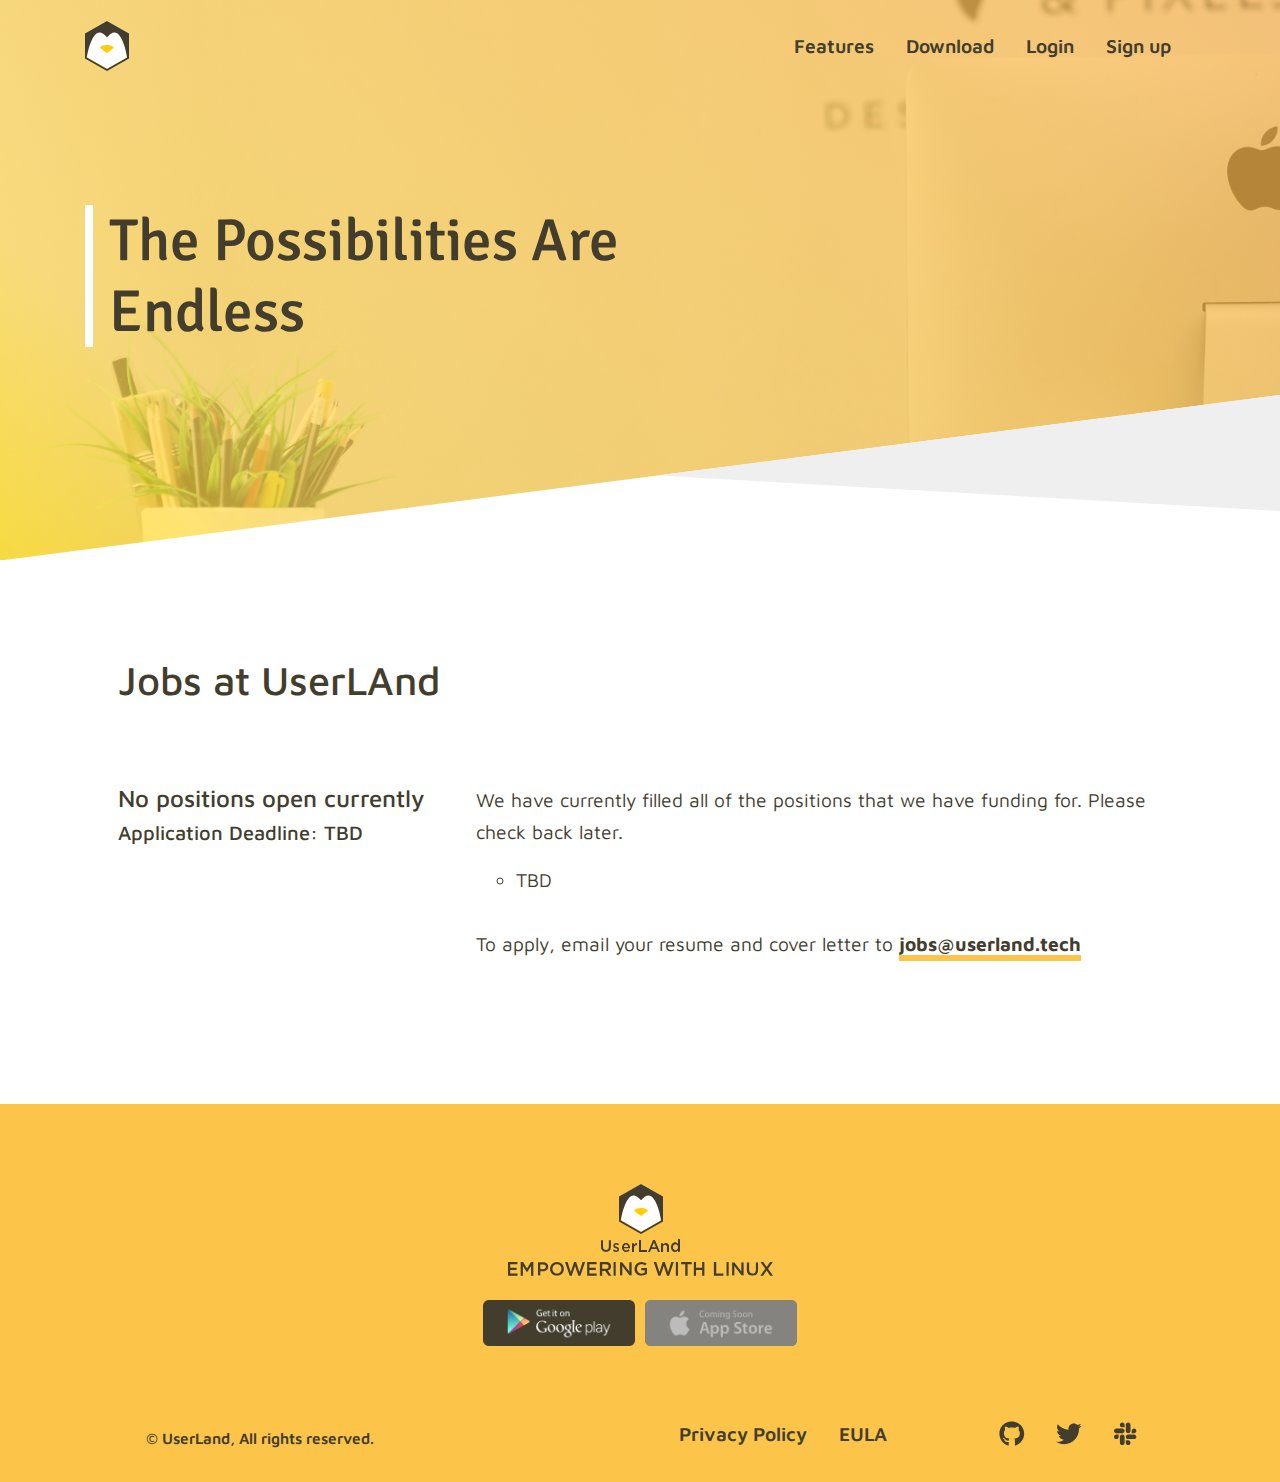
<file: jobs/index.html>
<!DOCTYPE html><html lang="en"><head><meta charSet="utf-8"/><meta http-equiv="x-ua-compatible" content="ie=edge"/><meta name="viewport" content="width=device-width, initial-scale=1, shrink-to-fit=no"/><style data-href="/styles.85f31be211428330cc62.css">@import url(https://fonts.googleapis.com/css?family=Maven+Pro:400,500,700,900);@import url(https://fonts.googleapis.com/css?family=Signika:700);.notfound{height:60vh;min-height:25rem;display:flex;flex-direction:column;justify-content:center;align-items:center}.notfound__body{text-align:center}.notfound__body h1{font-size:10rem}.notfound__body p{font-size:1.5rem}.download-module--download--1Zm43{position:relative;text-align:center;margin-bottom:7rem}.download-module--download__btn--VraNa{text-transform:none;font-weight:600!important}.download-module--download__list--QSfTA{margin:0 0 5rem;padding:0;list-style:none;display:flex;justify-content:space-between;flex-wrap:wrap}@media screen and (min-width:769px){.download-module--download__list--QSfTA{width:90%;margin-left:auto;margin-right:auto;justify-content:space-around}}.download-module--platform__logo--2qoaA{margin-bottom:1rem;width:50px;height:auto}.download-module--platform__alternatives--3TCNM{display:none}.download-module--platform--2O5YU .download-module--icon--3o1Qu{width:7rem;height:7rem;display:flex;flex-direction:column;justify-content:center;align-items:center;border-radius:1.3rem;cursor:pointer;-webkit-transition:all .2s ease;transition:all .2s ease}.download-module--platform--2O5YU .download-module--icon--3o1Qu h6{margin:0;color:#ebebeb;font-weight:600}.download-module--platform--2O5YU .download-module--icon__shape--17SaR{fill:#ebebeb}@media screen and (min-width:510px){.download-module--platform--2O5YU .download-module--icon--3o1Qu{width:10rem;height:10rem}}.download-module--platform_active--1mCCZ .download-module--platform__alternatives--3TCNM{text-align:center;text-decoration:underline;margin-top:1rem;display:block;max-width:10rem}.download-module--platform_active--1mCCZ .download-module--platform__alternatives--3TCNM a{font-weight:400;display:block;color:#ffcc05}@media screen and (min-width:991px){.download-module--platform_active--1mCCZ .download-module--platform__alternatives--3TCNM a{display:inline-block}.download-module--platform_active--1mCCZ .download-module--platform__alternatives--3TCNM a:not(:last-child){margin-right:.8rem}}.download-module--platform--2O5YU .download-module--icon--3o1Qu:hover,.download-module--platform_active--1mCCZ .download-module--icon--3o1Qu{background:#ffdf7b}.download-module--platform--2O5YU .download-module--icon--3o1Qu:hover h6,.download-module--platform_active--1mCCZ .download-module--icon--3o1Qu h6{color:#fff}.download-module--platform--2O5YU .download-module--icon--3o1Qu:hover .download-module--icon__shape--17SaR,.download-module--platform_active--1mCCZ .download-module--icon--3o1Qu .download-module--icon__shape--17SaR{fill:#fff}.download-module--setup--2X8Rn{display:block;margin-bottom:7rem}.download-module--setup__steps--6wun0{list-style:none;display:block;padding-left:0}.download-module--step--3_kyg{margin-bottom:4rem}.download-module--step__head--1uRq4{margin-bottom:.7rem;font-family:inherit}.download-module--step__head--1uRq4 span{font-family:inherit;color:#fdc44a;margin-right:.3rem}.download-module--step__head--1uRq4 h3{position:relative;font-size:1.4rem}.download-module--step--3_kyg .download-module--code--1VtrB:not(:last-child),.download-module--step--3_kyg a:not(:last-child),.download-module--step--3_kyg p:not(:last-child){margin-bottom:1rem}@media screen and (min-width:769px){.download-module--step--3_kyg{width:70%;max-width:40rem;margin-left:auto;margin-right:auto}.download-module--step--3_kyg:not(:last-child){margin-bottom:7rem}.download-module--step--3_kyg span{position:absolute;left:-1.8rem;margin-right:0;top:0}}.download-module--code--1VtrB{display:inline-block;overflow-x:scroll;border-radius:6px;width:100%;background-color:#3c3c3c;padding:.5rem .8rem}.download-module--code--1VtrB code{color:#fff;padding:0;width:unset;white-space:nowrap}.default-page{padding:10rem 0;width:75%;margin:auto}.features-module--features--355cr{text-align:center}.features-module--features--355cr ul{padding:0 4rem;list-style:none;display:flex;flex-direction:column}.features-module--features--355cr li{margin-bottom:3rem;padding:0 1rem;border-radius:1rem}.features-module--features--355cr li img{height:70px;width:auto;margin-bottom:1.5rem}.features-module--features--355cr li h6{margin-bottom:.6rem;font-size:1.1rem;font-weight:700}@media screen and (min-width:575px){.features-module--features--355cr{text-align:left}.features-module--features--355cr ul{padding:0;flex-direction:row;flex-wrap:wrap;justify-content:space-between}.features-module--features--355cr li{margin-bottom:5rem;max-width:45%}}@media screen and (min-width:991px){.features-module--features--355cr li{max-width:30%}}@media screen and (min-width:1500px){.features-module--features--355cr li{max-width:23%}}.hero{position:relative;padding-top:33%;height:50rem;margin-bottom:4rem;overflow:hidden;background:linear-gradient(-135deg,#ffb751,#fdc149 29%,#ffd652 82%,#ffd900)}.hero:after{content:"";position:absolute;bottom:-1px;width:100%;height:100%;background:url([data-uri]) no-repeat 0 100%;background-size:100% 13vw}.hero__title{font-family:Signika,Maven Pro,sans-serif;font-size:2.7rem}.hero__body{position:relative;z-index:33}.hero__body p{margin-bottom:1.5rem;max-width:90%;font-weight:500}.hero__media{position:absolute;bottom:-5rem;width:30rem;right:-9rem}@media screen and (orientation:landscape){.hero{padding-top:33vh}}@media screen and (min-width:900px){.hero{padding-top:0;margin-bottom:0;display:flex;flex-direction:column;justify-content:center;height:95vh;max-height:56rem}.hero__title{font-size:3.7rem;max-width:50%}.hero__media{bottom:0;width:37rem;right:-12rem;height:auto}.hero__body p{width:50%}}@media screen and (min-width:995px){.hero>.container{position:relative}.hero__media{bottom:-14rem;right:-14rem;width:62vw}}@media screen and (min-width:1200px){.hero__media{bottom:-16rem;right:-16rem;width:60vw;max-width:51rem}}.features{padding-bottom:4rem;background:url([data-uri]) no-repeat bottom;background-size:100% 35%}@media screen and (min-width:992px){.features{background-size:100% 46%}}.feature{display:flex;flex-direction:column}.feature:not(:last-child){margin-bottom:10rem}.feature__title{display:inline-block;position:relative;align-self:baseline;font-size:1.7rem;font-weight:600;margin-bottom:1.4rem;letter-spacing:1px;text-transform:capitalize}.feature__title:after{content:"";position:absolute;top:-.5rem;left:0;width:15%;height:.5rem;background-color:#ffcc05}.feature__media{margin-right:auto;margin-left:auto;position:relative;left:0}.feature_horizontal{text-align:center}.feature_horizontal p{text-align:left}.feature_horizontal .feature__media{width:100%;margin-bottom:4rem}.feature_horizontal .feature__media img{-webkit-filter:drop-shadow(0 9px 30px rgba(193,181,199,.53));filter:drop-shadow(0 9px 30px rgba(193,181,199,.53))}.feature_vertical .feature__media{height:100vw;margin-top:4rem}.feature_vertical .feature__media img{width:auto;height:100%;-webkit-filter:drop-shadow(-9px 0 20px rgba(193,181,199,.53));filter:drop-shadow(-9px 0 20px rgba(193,181,199,.53))}@media screen and (min-width:575px){.feature_vertical .feature__media{height:35rem}}@media screen and (min-width:767px){.feature_horizontal .feature__media{width:35rem}}@media screen and (min-width:800px){.feature_vertical .feature__body,.feature_vertical .feature__media{margin-top:0;flex:0 0 50%}.feature_vertical .feature__body{margin-top:3rem}.feature_vertical{flex-direction:row-reverse}}@media screen and (min-width:992px){.feature{top:-5rem;position:relative}.feature_horizontal .feature__body{margin:auto;width:70%}.feature_vertical .feature__body{display:flex;flex-direction:column;justify-content:flex-end}.feature_vertical .feature__media{flex:0 0 30%}}@media screen and (min-width:1200px){.feature_vertical .feature__body{justify-content:center}}.jobs{padding-bottom:4rem}.jobs__hero{background:url(/static/jobs-117a4e29bc6a81e005475a41fa2fa1cc.jpg) no-repeat;background-size:cover;height:35rem}.jobs__hero>.container{position:relative;z-index:99}.jobs__hero:before{content:"";position:absolute;top:0;left:0;width:100%;height:100%;pointer-events:none;opacity:.7;background:linear-gradient(-135deg,#ffb751,#fdc149 29%,#ffd652 82%,#ffd900)}.jobs__hero .hero__title{border-left:8px solid #fff;padding:0 0 0 1rem}.jobs__section>ul{padding:0;list-style:none}.job{margin-top:5rem}.job__head{margin-bottom:1rem}.job:not(:last-child){border-bottom:2px solid hsla(0,0%,93.7%,.9);padding-bottom:3rem}.job__requirements{margin-bottom:2rem}.job__requirements li{margin-bottom:.4rem}

/*!
 * Bootstrap v4.3.1 (https://getbootstrap.com/)
 * Copyright 2011-2019 The Bootstrap Authors
 * Copyright 2011-2019 Twitter, Inc.
 * Licensed under MIT (https://github.com/twbs/bootstrap/blob/master/LICENSE)
 */:root{--blue:#007bff;--indigo:#6610f2;--purple:#6f42c1;--pink:#e83e8c;--red:#dc3545;--orange:#fd7e14;--yellow:#ffc107;--green:#28a745;--teal:#20c997;--cyan:#17a2b8;--white:#fff;--gray:#6c757d;--gray-dark:#343a40;--primary:#007bff;--secondary:#6c757d;--success:#28a745;--info:#17a2b8;--warning:#ffc107;--danger:#dc3545;--light:#f8f9fa;--dark:#343a40;--breakpoint-xs:0;--breakpoint-sm:576px;--breakpoint-md:768px;--breakpoint-lg:992px;--breakpoint-xl:1200px;--font-family-sans-serif:-apple-system,BlinkMacSystemFont,"Segoe UI",Roboto,"Helvetica Neue",Arial,"Noto Sans",sans-serif,"Apple Color Emoji","Segoe UI Emoji","Segoe UI Symbol","Noto Color Emoji";--font-family-monospace:SFMono-Regular,Menlo,Monaco,Consolas,"Liberation Mono","Courier New",monospace}*,:after,:before{box-sizing:border-box}html{font-family:sans-serif;line-height:1.15;-webkit-text-size-adjust:100%;-webkit-tap-highlight-color:transparent}article,aside,figcaption,figure,footer,header,hgroup,main,nav,section{display:block}body{font-family:-apple-system,BlinkMacSystemFont,Segoe UI,Roboto,Helvetica Neue,Arial,Noto Sans,sans-serif,Apple Color Emoji,Segoe UI Emoji,Segoe UI Symbol,Noto Color Emoji;font-size:1rem;font-weight:400;line-height:1.5;color:#212529;text-align:left;background-color:#fff}[tabindex="-1"]:focus{outline:0!important}hr{box-sizing:content-box;height:0;overflow:visible}h1,h2,h3,h4,h5,h6{margin-top:0;margin-bottom:.5rem}p{margin-top:0;margin-bottom:1rem}abbr[data-original-title],abbr[title]{text-decoration:underline;-webkit-text-decoration:underline dotted;text-decoration:underline dotted;cursor:help;border-bottom:0;-webkit-text-decoration-skip-ink:none;text-decoration-skip-ink:none}address{font-style:normal;line-height:inherit}address,dl,ol,ul{margin-bottom:1rem}dl,ol,ul{margin-top:0}ol ol,ol ul,ul ol,ul ul{margin-bottom:0}dt{font-weight:700}dd{margin-bottom:.5rem;margin-left:0}blockquote{margin:0 0 1rem}b,strong{font-weight:bolder}small{font-size:80%}sub,sup{position:relative;font-size:75%;line-height:0;vertical-align:baseline}sub{bottom:-.25em}sup{top:-.5em}a{color:#007bff;text-decoration:none;background-color:transparent}a:hover{color:#0056b3;text-decoration:underline}a:not([href]):not([tabindex]),a:not([href]):not([tabindex]):focus,a:not([href]):not([tabindex]):hover{color:inherit;text-decoration:none}a:not([href]):not([tabindex]):focus{outline:0}code,kbd,pre,samp{font-family:SFMono-Regular,Menlo,Monaco,Consolas,Liberation Mono,Courier New,monospace;font-size:1em}pre{margin-top:0;margin-bottom:1rem;overflow:auto}figure{margin:0 0 1rem}img{border-style:none}img,svg{vertical-align:middle}svg{overflow:hidden}table{border-collapse:collapse}caption{padding-top:.75rem;padding-bottom:.75rem;color:#6c757d;text-align:left;caption-side:bottom}th{text-align:inherit}label{display:inline-block;margin-bottom:.5rem}button{border-radius:0}button:focus{outline:1px dotted;outline:5px auto -webkit-focus-ring-color}button,input,optgroup,select,textarea{margin:0;font-family:inherit;font-size:inherit;line-height:inherit}button,input{overflow:visible}button,select{text-transform:none}select{word-wrap:normal}[type=button],[type=reset],[type=submit],button{-webkit-appearance:button}[type=button]:not(:disabled),[type=reset]:not(:disabled),[type=submit]:not(:disabled),button:not(:disabled){cursor:pointer}[type=button]::-moz-focus-inner,[type=reset]::-moz-focus-inner,[type=submit]::-moz-focus-inner,button::-moz-focus-inner{padding:0;border-style:none}input[type=checkbox],input[type=radio]{box-sizing:border-box;padding:0}input[type=date],input[type=datetime-local],input[type=month],input[type=time]{-webkit-appearance:listbox}textarea{overflow:auto;resize:vertical}fieldset{min-width:0;padding:0;margin:0;border:0}legend{display:block;width:100%;max-width:100%;padding:0;margin-bottom:.5rem;font-size:1.5rem;line-height:inherit;color:inherit;white-space:normal}progress{vertical-align:baseline}[type=number]::-webkit-inner-spin-button,[type=number]::-webkit-outer-spin-button{height:auto}[type=search]{outline-offset:-2px;-webkit-appearance:none}[type=search]::-webkit-search-decoration{-webkit-appearance:none}::-webkit-file-upload-button{font:inherit;-webkit-appearance:button}output{display:inline-block}summary{display:list-item;cursor:pointer}template{display:none}[hidden]{display:none!important}.h1,.h2,.h3,.h4,.h5,.h6,h1,h2,h3,h4,h5,h6{margin-bottom:.5rem;font-weight:500;line-height:1.2}.h1,h1{font-size:2.5rem}.h2,h2{font-size:2rem}.h3,h3{font-size:1.75rem}.h4,h4{font-size:1.5rem}.h5,h5{font-size:1.25rem}.h6,h6{font-size:1rem}.lead{font-size:1.25rem;font-weight:300}.display-1{font-size:6rem}.display-1,.display-2{font-weight:300;line-height:1.2}.display-2{font-size:5.5rem}.display-3{font-size:4.5rem}.display-3,.display-4{font-weight:300;line-height:1.2}.display-4{font-size:3.5rem}hr{margin-top:1rem;margin-bottom:1rem;border:0;border-top:1px solid rgba(0,0,0,.1)}.small,small{font-size:80%;font-weight:400}.mark,mark{padding:.2em;background-color:#fcf8e3}.list-inline,.list-unstyled{padding-left:0;list-style:none}.list-inline-item{display:inline-block}.list-inline-item:not(:last-child){margin-right:.5rem}.initialism{font-size:90%;text-transform:uppercase}.blockquote{margin-bottom:1rem;font-size:1.25rem}.blockquote-footer{display:block;font-size:80%;color:#6c757d}.blockquote-footer:before{content:"\2014\A0"}.img-fluid,.img-thumbnail{max-width:100%;height:auto}.img-thumbnail{padding:.25rem;background-color:#fff;border:1px solid #dee2e6;border-radius:.25rem}.figure{display:inline-block}.figure-img{margin-bottom:.5rem;line-height:1}.figure-caption{font-size:90%;color:#6c757d}code{font-size:87.5%;color:#e83e8c;word-break:break-word}a>code{color:inherit}kbd{padding:.2rem .4rem;font-size:87.5%;color:#fff;background-color:#212529;border-radius:.2rem}kbd kbd{padding:0;font-size:100%;font-weight:700}pre{display:block;font-size:87.5%;color:#212529}pre code{font-size:inherit;color:inherit;word-break:normal}.pre-scrollable{max-height:340px;overflow-y:scroll}.container{width:100%;padding-right:15px;padding-left:15px;margin-right:auto;margin-left:auto}@media (min-width:576px){.container{max-width:540px}}@media (min-width:768px){.container{max-width:720px}}@media (min-width:992px){.container{max-width:960px}}@media (min-width:1200px){.container{max-width:1140px}}.container-fluid{width:100%;padding-right:15px;padding-left:15px;margin-right:auto;margin-left:auto}.row{display:flex;flex-wrap:wrap;margin-right:-15px;margin-left:-15px}.no-gutters{margin-right:0;margin-left:0}.no-gutters>.col,.no-gutters>[class*=col-]{padding-right:0;padding-left:0}.col,.col-1,.col-2,.col-3,.col-4,.col-5,.col-6,.col-7,.col-8,.col-9,.col-10,.col-11,.col-12,.col-auto,.col-lg,.col-lg-1,.col-lg-2,.col-lg-3,.col-lg-4,.col-lg-5,.col-lg-6,.col-lg-7,.col-lg-8,.col-lg-9,.col-lg-10,.col-lg-11,.col-lg-12,.col-lg-auto,.col-md,.col-md-1,.col-md-2,.col-md-3,.col-md-4,.col-md-5,.col-md-6,.col-md-7,.col-md-8,.col-md-9,.col-md-10,.col-md-11,.col-md-12,.col-md-auto,.col-sm,.col-sm-1,.col-sm-2,.col-sm-3,.col-sm-4,.col-sm-5,.col-sm-6,.col-sm-7,.col-sm-8,.col-sm-9,.col-sm-10,.col-sm-11,.col-sm-12,.col-sm-auto,.col-xl,.col-xl-1,.col-xl-2,.col-xl-3,.col-xl-4,.col-xl-5,.col-xl-6,.col-xl-7,.col-xl-8,.col-xl-9,.col-xl-10,.col-xl-11,.col-xl-12,.col-xl-auto{position:relative;width:100%;padding-right:15px;padding-left:15px}.col{flex-basis:0;flex-grow:1;max-width:100%}.col-auto{flex:0 0 auto;width:auto;max-width:100%}.col-1{flex:0 0 8.333333%;max-width:8.333333%}.col-2{flex:0 0 16.666667%;max-width:16.666667%}.col-3{flex:0 0 25%;max-width:25%}.col-4{flex:0 0 33.333333%;max-width:33.333333%}.col-5{flex:0 0 41.666667%;max-width:41.666667%}.col-6{flex:0 0 50%;max-width:50%}.col-7{flex:0 0 58.333333%;max-width:58.333333%}.col-8{flex:0 0 66.666667%;max-width:66.666667%}.col-9{flex:0 0 75%;max-width:75%}.col-10{flex:0 0 83.333333%;max-width:83.333333%}.col-11{flex:0 0 91.666667%;max-width:91.666667%}.col-12{flex:0 0 100%;max-width:100%}.order-first{order:-1}.order-last{order:13}.order-0{order:0}.order-1{order:1}.order-2{order:2}.order-3{order:3}.order-4{order:4}.order-5{order:5}.order-6{order:6}.order-7{order:7}.order-8{order:8}.order-9{order:9}.order-10{order:10}.order-11{order:11}.order-12{order:12}.offset-1{margin-left:8.333333%}.offset-2{margin-left:16.666667%}.offset-3{margin-left:25%}.offset-4{margin-left:33.333333%}.offset-5{margin-left:41.666667%}.offset-6{margin-left:50%}.offset-7{margin-left:58.333333%}.offset-8{margin-left:66.666667%}.offset-9{margin-left:75%}.offset-10{margin-left:83.333333%}.offset-11{margin-left:91.666667%}@media (min-width:576px){.col-sm{flex-basis:0;flex-grow:1;max-width:100%}.col-sm-auto{flex:0 0 auto;width:auto;max-width:100%}.col-sm-1{flex:0 0 8.333333%;max-width:8.333333%}.col-sm-2{flex:0 0 16.666667%;max-width:16.666667%}.col-sm-3{flex:0 0 25%;max-width:25%}.col-sm-4{flex:0 0 33.333333%;max-width:33.333333%}.col-sm-5{flex:0 0 41.666667%;max-width:41.666667%}.col-sm-6{flex:0 0 50%;max-width:50%}.col-sm-7{flex:0 0 58.333333%;max-width:58.333333%}.col-sm-8{flex:0 0 66.666667%;max-width:66.666667%}.col-sm-9{flex:0 0 75%;max-width:75%}.col-sm-10{flex:0 0 83.333333%;max-width:83.333333%}.col-sm-11{flex:0 0 91.666667%;max-width:91.666667%}.col-sm-12{flex:0 0 100%;max-width:100%}.order-sm-first{order:-1}.order-sm-last{order:13}.order-sm-0{order:0}.order-sm-1{order:1}.order-sm-2{order:2}.order-sm-3{order:3}.order-sm-4{order:4}.order-sm-5{order:5}.order-sm-6{order:6}.order-sm-7{order:7}.order-sm-8{order:8}.order-sm-9{order:9}.order-sm-10{order:10}.order-sm-11{order:11}.order-sm-12{order:12}.offset-sm-0{margin-left:0}.offset-sm-1{margin-left:8.333333%}.offset-sm-2{margin-left:16.666667%}.offset-sm-3{margin-left:25%}.offset-sm-4{margin-left:33.333333%}.offset-sm-5{margin-left:41.666667%}.offset-sm-6{margin-left:50%}.offset-sm-7{margin-left:58.333333%}.offset-sm-8{margin-left:66.666667%}.offset-sm-9{margin-left:75%}.offset-sm-10{margin-left:83.333333%}.offset-sm-11{margin-left:91.666667%}}@media (min-width:768px){.col-md{flex-basis:0;flex-grow:1;max-width:100%}.col-md-auto{flex:0 0 auto;width:auto;max-width:100%}.col-md-1{flex:0 0 8.333333%;max-width:8.333333%}.col-md-2{flex:0 0 16.666667%;max-width:16.666667%}.col-md-3{flex:0 0 25%;max-width:25%}.col-md-4{flex:0 0 33.333333%;max-width:33.333333%}.col-md-5{flex:0 0 41.666667%;max-width:41.666667%}.col-md-6{flex:0 0 50%;max-width:50%}.col-md-7{flex:0 0 58.333333%;max-width:58.333333%}.col-md-8{flex:0 0 66.666667%;max-width:66.666667%}.col-md-9{flex:0 0 75%;max-width:75%}.col-md-10{flex:0 0 83.333333%;max-width:83.333333%}.col-md-11{flex:0 0 91.666667%;max-width:91.666667%}.col-md-12{flex:0 0 100%;max-width:100%}.order-md-first{order:-1}.order-md-last{order:13}.order-md-0{order:0}.order-md-1{order:1}.order-md-2{order:2}.order-md-3{order:3}.order-md-4{order:4}.order-md-5{order:5}.order-md-6{order:6}.order-md-7{order:7}.order-md-8{order:8}.order-md-9{order:9}.order-md-10{order:10}.order-md-11{order:11}.order-md-12{order:12}.offset-md-0{margin-left:0}.offset-md-1{margin-left:8.333333%}.offset-md-2{margin-left:16.666667%}.offset-md-3{margin-left:25%}.offset-md-4{margin-left:33.333333%}.offset-md-5{margin-left:41.666667%}.offset-md-6{margin-left:50%}.offset-md-7{margin-left:58.333333%}.offset-md-8{margin-left:66.666667%}.offset-md-9{margin-left:75%}.offset-md-10{margin-left:83.333333%}.offset-md-11{margin-left:91.666667%}}@media (min-width:992px){.col-lg{flex-basis:0;flex-grow:1;max-width:100%}.col-lg-auto{flex:0 0 auto;width:auto;max-width:100%}.col-lg-1{flex:0 0 8.333333%;max-width:8.333333%}.col-lg-2{flex:0 0 16.666667%;max-width:16.666667%}.col-lg-3{flex:0 0 25%;max-width:25%}.col-lg-4{flex:0 0 33.333333%;max-width:33.333333%}.col-lg-5{flex:0 0 41.666667%;max-width:41.666667%}.col-lg-6{flex:0 0 50%;max-width:50%}.col-lg-7{flex:0 0 58.333333%;max-width:58.333333%}.col-lg-8{flex:0 0 66.666667%;max-width:66.666667%}.col-lg-9{flex:0 0 75%;max-width:75%}.col-lg-10{flex:0 0 83.333333%;max-width:83.333333%}.col-lg-11{flex:0 0 91.666667%;max-width:91.666667%}.col-lg-12{flex:0 0 100%;max-width:100%}.order-lg-first{order:-1}.order-lg-last{order:13}.order-lg-0{order:0}.order-lg-1{order:1}.order-lg-2{order:2}.order-lg-3{order:3}.order-lg-4{order:4}.order-lg-5{order:5}.order-lg-6{order:6}.order-lg-7{order:7}.order-lg-8{order:8}.order-lg-9{order:9}.order-lg-10{order:10}.order-lg-11{order:11}.order-lg-12{order:12}.offset-lg-0{margin-left:0}.offset-lg-1{margin-left:8.333333%}.offset-lg-2{margin-left:16.666667%}.offset-lg-3{margin-left:25%}.offset-lg-4{margin-left:33.333333%}.offset-lg-5{margin-left:41.666667%}.offset-lg-6{margin-left:50%}.offset-lg-7{margin-left:58.333333%}.offset-lg-8{margin-left:66.666667%}.offset-lg-9{margin-left:75%}.offset-lg-10{margin-left:83.333333%}.offset-lg-11{margin-left:91.666667%}}@media (min-width:1200px){.col-xl{flex-basis:0;flex-grow:1;max-width:100%}.col-xl-auto{flex:0 0 auto;width:auto;max-width:100%}.col-xl-1{flex:0 0 8.333333%;max-width:8.333333%}.col-xl-2{flex:0 0 16.666667%;max-width:16.666667%}.col-xl-3{flex:0 0 25%;max-width:25%}.col-xl-4{flex:0 0 33.333333%;max-width:33.333333%}.col-xl-5{flex:0 0 41.666667%;max-width:41.666667%}.col-xl-6{flex:0 0 50%;max-width:50%}.col-xl-7{flex:0 0 58.333333%;max-width:58.333333%}.col-xl-8{flex:0 0 66.666667%;max-width:66.666667%}.col-xl-9{flex:0 0 75%;max-width:75%}.col-xl-10{flex:0 0 83.333333%;max-width:83.333333%}.col-xl-11{flex:0 0 91.666667%;max-width:91.666667%}.col-xl-12{flex:0 0 100%;max-width:100%}.order-xl-first{order:-1}.order-xl-last{order:13}.order-xl-0{order:0}.order-xl-1{order:1}.order-xl-2{order:2}.order-xl-3{order:3}.order-xl-4{order:4}.order-xl-5{order:5}.order-xl-6{order:6}.order-xl-7{order:7}.order-xl-8{order:8}.order-xl-9{order:9}.order-xl-10{order:10}.order-xl-11{order:11}.order-xl-12{order:12}.offset-xl-0{margin-left:0}.offset-xl-1{margin-left:8.333333%}.offset-xl-2{margin-left:16.666667%}.offset-xl-3{margin-left:25%}.offset-xl-4{margin-left:33.333333%}.offset-xl-5{margin-left:41.666667%}.offset-xl-6{margin-left:50%}.offset-xl-7{margin-left:58.333333%}.offset-xl-8{margin-left:66.666667%}.offset-xl-9{margin-left:75%}.offset-xl-10{margin-left:83.333333%}.offset-xl-11{margin-left:91.666667%}}.table{width:100%;margin-bottom:1rem;color:#212529}.table td,.table th{padding:.75rem;vertical-align:top;border-top:1px solid #dee2e6}.table thead th{vertical-align:bottom;border-bottom:2px solid #dee2e6}.table tbody+tbody{border-top:2px solid #dee2e6}.table-sm td,.table-sm th{padding:.3rem}.table-bordered,.table-bordered td,.table-bordered th{border:1px solid #dee2e6}.table-bordered thead td,.table-bordered thead th{border-bottom-width:2px}.table-borderless tbody+tbody,.table-borderless td,.table-borderless th,.table-borderless thead th{border:0}.table-striped tbody tr:nth-of-type(odd){background-color:rgba(0,0,0,.05)}.table-hover tbody tr:hover{color:#212529;background-color:rgba(0,0,0,.075)}.table-primary,.table-primary>td,.table-primary>th{background-color:#b8daff}.table-primary tbody+tbody,.table-primary td,.table-primary th,.table-primary thead th{border-color:#7abaff}.table-hover .table-primary:hover,.table-hover .table-primary:hover>td,.table-hover .table-primary:hover>th{background-color:#9fcdff}.table-secondary,.table-secondary>td,.table-secondary>th{background-color:#d6d8db}.table-secondary tbody+tbody,.table-secondary td,.table-secondary th,.table-secondary thead th{border-color:#b3b7bb}.table-hover .table-secondary:hover,.table-hover .table-secondary:hover>td,.table-hover .table-secondary:hover>th{background-color:#c8cbcf}.table-success,.table-success>td,.table-success>th{background-color:#c3e6cb}.table-success tbody+tbody,.table-success td,.table-success th,.table-success thead th{border-color:#8fd19e}.table-hover .table-success:hover,.table-hover .table-success:hover>td,.table-hover .table-success:hover>th{background-color:#b1dfbb}.table-info,.table-info>td,.table-info>th{background-color:#bee5eb}.table-info tbody+tbody,.table-info td,.table-info th,.table-info thead th{border-color:#86cfda}.table-hover .table-info:hover,.table-hover .table-info:hover>td,.table-hover .table-info:hover>th{background-color:#abdde5}.table-warning,.table-warning>td,.table-warning>th{background-color:#ffeeba}.table-warning tbody+tbody,.table-warning td,.table-warning th,.table-warning thead th{border-color:#ffdf7e}.table-hover .table-warning:hover,.table-hover .table-warning:hover>td,.table-hover .table-warning:hover>th{background-color:#ffe8a1}.table-danger,.table-danger>td,.table-danger>th{background-color:#f5c6cb}.table-danger tbody+tbody,.table-danger td,.table-danger th,.table-danger thead th{border-color:#ed969e}.table-hover .table-danger:hover,.table-hover .table-danger:hover>td,.table-hover .table-danger:hover>th{background-color:#f1b0b7}.table-light,.table-light>td,.table-light>th{background-color:#fdfdfe}.table-light tbody+tbody,.table-light td,.table-light th,.table-light thead th{border-color:#fbfcfc}.table-hover .table-light:hover,.table-hover .table-light:hover>td,.table-hover .table-light:hover>th{background-color:#ececf6}.table-dark,.table-dark>td,.table-dark>th{background-color:#c6c8ca}.table-dark tbody+tbody,.table-dark td,.table-dark th,.table-dark thead th{border-color:#95999c}.table-hover .table-dark:hover,.table-hover .table-dark:hover>td,.table-hover .table-dark:hover>th{background-color:#b9bbbe}.table-active,.table-active>td,.table-active>th,.table-hover .table-active:hover,.table-hover .table-active:hover>td,.table-hover .table-active:hover>th{background-color:rgba(0,0,0,.075)}.table .thead-dark th{color:#fff;background-color:#343a40;border-color:#454d55}.table .thead-light th{color:#495057;background-color:#e9ecef;border-color:#dee2e6}.table-dark{color:#fff;background-color:#343a40}.table-dark td,.table-dark th,.table-dark thead th{border-color:#454d55}.table-dark.table-bordered{border:0}.table-dark.table-striped tbody tr:nth-of-type(odd){background-color:hsla(0,0%,100%,.05)}.table-dark.table-hover tbody tr:hover{color:#fff;background-color:hsla(0,0%,100%,.075)}@media (max-width:575.98px){.table-responsive-sm{display:block;width:100%;overflow-x:auto;-webkit-overflow-scrolling:touch}.table-responsive-sm>.table-bordered{border:0}}@media (max-width:767.98px){.table-responsive-md{display:block;width:100%;overflow-x:auto;-webkit-overflow-scrolling:touch}.table-responsive-md>.table-bordered{border:0}}@media (max-width:991.98px){.table-responsive-lg{display:block;width:100%;overflow-x:auto;-webkit-overflow-scrolling:touch}.table-responsive-lg>.table-bordered{border:0}}@media (max-width:1199.98px){.table-responsive-xl{display:block;width:100%;overflow-x:auto;-webkit-overflow-scrolling:touch}.table-responsive-xl>.table-bordered{border:0}}.table-responsive{display:block;width:100%;overflow-x:auto;-webkit-overflow-scrolling:touch}.table-responsive>.table-bordered{border:0}.form-control{display:block;width:100%;height:calc(1.5em + .75rem + 2px);padding:.375rem .75rem;font-size:1rem;font-weight:400;line-height:1.5;color:#495057;background-color:#fff;background-clip:padding-box;border:1px solid #ced4da;border-radius:.25rem;-webkit-transition:border-color .15s ease-in-out,box-shadow .15s ease-in-out;transition:border-color .15s ease-in-out,box-shadow .15s ease-in-out}@media (prefers-reduced-motion:reduce){.form-control{-webkit-transition:none;transition:none}}.form-control::-ms-expand{background-color:transparent;border:0}.form-control:focus{color:#495057;background-color:#fff;border-color:#80bdff;outline:0;box-shadow:0 0 0 .2rem rgba(0,123,255,.25)}.form-control::-webkit-input-placeholder{color:#6c757d;opacity:1}.form-control::-moz-placeholder{color:#6c757d;opacity:1}.form-control:-ms-input-placeholder{color:#6c757d;opacity:1}.form-control::-ms-input-placeholder{color:#6c757d;opacity:1}.form-control::placeholder{color:#6c757d;opacity:1}.form-control:disabled,.form-control[readonly]{background-color:#e9ecef;opacity:1}select.form-control:focus::-ms-value{color:#495057;background-color:#fff}.form-control-file,.form-control-range{display:block;width:100%}.col-form-label{padding-top:calc(.375rem + 1px);padding-bottom:calc(.375rem + 1px);margin-bottom:0;font-size:inherit;line-height:1.5}.col-form-label-lg{padding-top:calc(.5rem + 1px);padding-bottom:calc(.5rem + 1px);font-size:1.25rem;line-height:1.5}.col-form-label-sm{padding-top:calc(.25rem + 1px);padding-bottom:calc(.25rem + 1px);font-size:.875rem;line-height:1.5}.form-control-plaintext{display:block;width:100%;padding-top:.375rem;padding-bottom:.375rem;margin-bottom:0;line-height:1.5;color:#212529;background-color:transparent;border:solid transparent;border-width:1px 0}.form-control-plaintext.form-control-lg,.form-control-plaintext.form-control-sm{padding-right:0;padding-left:0}.form-control-sm{height:calc(1.5em + .5rem + 2px);padding:.25rem .5rem;font-size:.875rem;line-height:1.5;border-radius:.2rem}.form-control-lg{height:calc(1.5em + 1rem + 2px);padding:.5rem 1rem;font-size:1.25rem;line-height:1.5;border-radius:.3rem}select.form-control[multiple],select.form-control[size],textarea.form-control{height:auto}.form-group{margin-bottom:1rem}.form-text{display:block;margin-top:.25rem}.form-row{display:flex;flex-wrap:wrap;margin-right:-5px;margin-left:-5px}.form-row>.col,.form-row>[class*=col-]{padding-right:5px;padding-left:5px}.form-check{position:relative;display:block;padding-left:1.25rem}.form-check-input{position:absolute;margin-top:.3rem;margin-left:-1.25rem}.form-check-input:disabled~.form-check-label{color:#6c757d}.form-check-label{margin-bottom:0}.form-check-inline{display:inline-flex;align-items:center;padding-left:0;margin-right:.75rem}.form-check-inline .form-check-input{position:static;margin-top:0;margin-right:.3125rem;margin-left:0}.valid-feedback{display:none;width:100%;margin-top:.25rem;font-size:80%;color:#28a745}.valid-tooltip{position:absolute;top:100%;z-index:5;display:none;max-width:100%;padding:.25rem .5rem;margin-top:.1rem;font-size:.875rem;line-height:1.5;color:#fff;background-color:rgba(40,167,69,.9);border-radius:.25rem}.form-control.is-valid,.was-validated .form-control:valid{border-color:#28a745;padding-right:calc(1.5em + .75rem);background-image:url("data:image/svg+xml;charset=utf-8,%3Csvg xmlns='http://www.w3.org/2000/svg' viewBox='0 0 8 8'%3E%3Cpath fill='%2328a745' d='M2.3 6.73L.6 4.53c-.4-1.04.46-1.4 1.1-.8l1.1 1.4 3.4-3.8c.6-.63 1.6-.27 1.2.7l-4 4.6c-.43.5-.8.4-1.1.1z'/%3E%3C/svg%3E");background-repeat:no-repeat;background-position:100% calc(.375em + .1875rem);background-size:calc(.75em + .375rem) calc(.75em + .375rem)}.form-control.is-valid:focus,.was-validated .form-control:valid:focus{border-color:#28a745;box-shadow:0 0 0 .2rem rgba(40,167,69,.25)}.form-control.is-valid~.valid-feedback,.form-control.is-valid~.valid-tooltip,.was-validated .form-control:valid~.valid-feedback,.was-validated .form-control:valid~.valid-tooltip{display:block}.was-validated textarea.form-control:valid,textarea.form-control.is-valid{padding-right:calc(1.5em + .75rem);background-position:top calc(.375em + .1875rem) right calc(.375em + .1875rem)}.custom-select.is-valid,.was-validated .custom-select:valid{border-color:#28a745;padding-right:calc((3em + 2.25rem)/4 + 1.75rem);background:url("data:image/svg+xml;charset=utf-8,%3Csvg xmlns='http://www.w3.org/2000/svg' viewBox='0 0 4 5'%3E%3Cpath fill='%23343a40' d='M2 0L0 2h4zm0 5L0 3h4z'/%3E%3C/svg%3E") no-repeat right .75rem center/8px 10px,url("data:image/svg+xml;charset=utf-8,%3Csvg xmlns='http://www.w3.org/2000/svg' viewBox='0 0 8 8'%3E%3Cpath fill='%2328a745' d='M2.3 6.73L.6 4.53c-.4-1.04.46-1.4 1.1-.8l1.1 1.4 3.4-3.8c.6-.63 1.6-.27 1.2.7l-4 4.6c-.43.5-.8.4-1.1.1z'/%3E%3C/svg%3E") #fff no-repeat center right 1.75rem/calc(.75em + .375rem) calc(.75em + .375rem)}.custom-select.is-valid:focus,.was-validated .custom-select:valid:focus{border-color:#28a745;box-shadow:0 0 0 .2rem rgba(40,167,69,.25)}.custom-select.is-valid~.valid-feedback,.custom-select.is-valid~.valid-tooltip,.form-control-file.is-valid~.valid-feedback,.form-control-file.is-valid~.valid-tooltip,.was-validated .custom-select:valid~.valid-feedback,.was-validated .custom-select:valid~.valid-tooltip,.was-validated .form-control-file:valid~.valid-feedback,.was-validated .form-control-file:valid~.valid-tooltip{display:block}.form-check-input.is-valid~.form-check-label,.was-validated .form-check-input:valid~.form-check-label{color:#28a745}.form-check-input.is-valid~.valid-feedback,.form-check-input.is-valid~.valid-tooltip,.was-validated .form-check-input:valid~.valid-feedback,.was-validated .form-check-input:valid~.valid-tooltip{display:block}.custom-control-input.is-valid~.custom-control-label,.was-validated .custom-control-input:valid~.custom-control-label{color:#28a745}.custom-control-input.is-valid~.custom-control-label:before,.was-validated .custom-control-input:valid~.custom-control-label:before{border-color:#28a745}.custom-control-input.is-valid~.valid-feedback,.custom-control-input.is-valid~.valid-tooltip,.was-validated .custom-control-input:valid~.valid-feedback,.was-validated .custom-control-input:valid~.valid-tooltip{display:block}.custom-control-input.is-valid:checked~.custom-control-label:before,.was-validated .custom-control-input:valid:checked~.custom-control-label:before{border-color:#34ce57;background-color:#34ce57}.custom-control-input.is-valid:focus~.custom-control-label:before,.was-validated .custom-control-input:valid:focus~.custom-control-label:before{box-shadow:0 0 0 .2rem rgba(40,167,69,.25)}.custom-control-input.is-valid:focus:not(:checked)~.custom-control-label:before,.custom-file-input.is-valid~.custom-file-label,.was-validated .custom-control-input:valid:focus:not(:checked)~.custom-control-label:before,.was-validated .custom-file-input:valid~.custom-file-label{border-color:#28a745}.custom-file-input.is-valid~.valid-feedback,.custom-file-input.is-valid~.valid-tooltip,.was-validated .custom-file-input:valid~.valid-feedback,.was-validated .custom-file-input:valid~.valid-tooltip{display:block}.custom-file-input.is-valid:focus~.custom-file-label,.was-validated .custom-file-input:valid:focus~.custom-file-label{border-color:#28a745;box-shadow:0 0 0 .2rem rgba(40,167,69,.25)}.invalid-feedback{display:none;width:100%;margin-top:.25rem;font-size:80%;color:#dc3545}.invalid-tooltip{position:absolute;top:100%;z-index:5;display:none;max-width:100%;padding:.25rem .5rem;margin-top:.1rem;font-size:.875rem;line-height:1.5;color:#fff;background-color:rgba(220,53,69,.9);border-radius:.25rem}.form-control.is-invalid,.was-validated .form-control:invalid{border-color:#dc3545;padding-right:calc(1.5em + .75rem);background-image:url("data:image/svg+xml;charset=utf-8,%3Csvg xmlns='http://www.w3.org/2000/svg' fill='%23dc3545' viewBox='-2 -2 7 7'%3E%3Cpath stroke='%23dc3545' d='M0 0l3 3m0-3L0 3'/%3E%3Ccircle r='.5'/%3E%3Ccircle cx='3' r='.5'/%3E%3Ccircle cy='3' r='.5'/%3E%3Ccircle cx='3' cy='3' r='.5'/%3E%3C/svg%3E");background-repeat:no-repeat;background-position:100% calc(.375em + .1875rem);background-size:calc(.75em + .375rem) calc(.75em + .375rem)}.form-control.is-invalid:focus,.was-validated .form-control:invalid:focus{border-color:#dc3545;box-shadow:0 0 0 .2rem rgba(220,53,69,.25)}.form-control.is-invalid~.invalid-feedback,.form-control.is-invalid~.invalid-tooltip,.was-validated .form-control:invalid~.invalid-feedback,.was-validated .form-control:invalid~.invalid-tooltip{display:block}.was-validated textarea.form-control:invalid,textarea.form-control.is-invalid{padding-right:calc(1.5em + .75rem);background-position:top calc(.375em + .1875rem) right calc(.375em + .1875rem)}.custom-select.is-invalid,.was-validated .custom-select:invalid{border-color:#dc3545;padding-right:calc((3em + 2.25rem)/4 + 1.75rem);background:url("data:image/svg+xml;charset=utf-8,%3Csvg xmlns='http://www.w3.org/2000/svg' viewBox='0 0 4 5'%3E%3Cpath fill='%23343a40' d='M2 0L0 2h4zm0 5L0 3h4z'/%3E%3C/svg%3E") no-repeat right .75rem center/8px 10px,url("data:image/svg+xml;charset=utf-8,%3Csvg xmlns='http://www.w3.org/2000/svg' fill='%23dc3545' viewBox='-2 -2 7 7'%3E%3Cpath stroke='%23dc3545' d='M0 0l3 3m0-3L0 3'/%3E%3Ccircle r='.5'/%3E%3Ccircle cx='3' r='.5'/%3E%3Ccircle cy='3' r='.5'/%3E%3Ccircle cx='3' cy='3' r='.5'/%3E%3C/svg%3E") #fff no-repeat center right 1.75rem/calc(.75em + .375rem) calc(.75em + .375rem)}.custom-select.is-invalid:focus,.was-validated .custom-select:invalid:focus{border-color:#dc3545;box-shadow:0 0 0 .2rem rgba(220,53,69,.25)}.custom-select.is-invalid~.invalid-feedback,.custom-select.is-invalid~.invalid-tooltip,.form-control-file.is-invalid~.invalid-feedback,.form-control-file.is-invalid~.invalid-tooltip,.was-validated .custom-select:invalid~.invalid-feedback,.was-validated .custom-select:invalid~.invalid-tooltip,.was-validated .form-control-file:invalid~.invalid-feedback,.was-validated .form-control-file:invalid~.invalid-tooltip{display:block}.form-check-input.is-invalid~.form-check-label,.was-validated .form-check-input:invalid~.form-check-label{color:#dc3545}.form-check-input.is-invalid~.invalid-feedback,.form-check-input.is-invalid~.invalid-tooltip,.was-validated .form-check-input:invalid~.invalid-feedback,.was-validated .form-check-input:invalid~.invalid-tooltip{display:block}.custom-control-input.is-invalid~.custom-control-label,.was-validated .custom-control-input:invalid~.custom-control-label{color:#dc3545}.custom-control-input.is-invalid~.custom-control-label:before,.was-validated .custom-control-input:invalid~.custom-control-label:before{border-color:#dc3545}.custom-control-input.is-invalid~.invalid-feedback,.custom-control-input.is-invalid~.invalid-tooltip,.was-validated .custom-control-input:invalid~.invalid-feedback,.was-validated .custom-control-input:invalid~.invalid-tooltip{display:block}.custom-control-input.is-invalid:checked~.custom-control-label:before,.was-validated .custom-control-input:invalid:checked~.custom-control-label:before{border-color:#e4606d;background-color:#e4606d}.custom-control-input.is-invalid:focus~.custom-control-label:before,.was-validated .custom-control-input:invalid:focus~.custom-control-label:before{box-shadow:0 0 0 .2rem rgba(220,53,69,.25)}.custom-control-input.is-invalid:focus:not(:checked)~.custom-control-label:before,.custom-file-input.is-invalid~.custom-file-label,.was-validated .custom-control-input:invalid:focus:not(:checked)~.custom-control-label:before,.was-validated .custom-file-input:invalid~.custom-file-label{border-color:#dc3545}.custom-file-input.is-invalid~.invalid-feedback,.custom-file-input.is-invalid~.invalid-tooltip,.was-validated .custom-file-input:invalid~.invalid-feedback,.was-validated .custom-file-input:invalid~.invalid-tooltip{display:block}.custom-file-input.is-invalid:focus~.custom-file-label,.was-validated .custom-file-input:invalid:focus~.custom-file-label{border-color:#dc3545;box-shadow:0 0 0 .2rem rgba(220,53,69,.25)}.form-inline{display:flex;flex-flow:row wrap;align-items:center}.form-inline .form-check{width:100%}@media (min-width:576px){.form-inline label{justify-content:center}.form-inline .form-group,.form-inline label{display:flex;align-items:center;margin-bottom:0}.form-inline .form-group{flex:0 0 auto;flex-flow:row wrap}.form-inline .form-control{display:inline-block;width:auto;vertical-align:middle}.form-inline .form-control-plaintext{display:inline-block}.form-inline .custom-select,.form-inline .input-group{width:auto}.form-inline .form-check{display:flex;align-items:center;justify-content:center;width:auto;padding-left:0}.form-inline .form-check-input{position:relative;flex-shrink:0;margin-top:0;margin-right:.25rem;margin-left:0}.form-inline .custom-control{align-items:center;justify-content:center}.form-inline .custom-control-label{margin-bottom:0}}.btn{display:inline-block;font-weight:400;color:#212529;text-align:center;vertical-align:middle;-webkit-user-select:none;-moz-user-select:none;-ms-user-select:none;user-select:none;background-color:transparent;border:1px solid transparent;padding:.375rem .75rem;font-size:1rem;line-height:1.5;border-radius:.25rem;-webkit-transition:color .15s ease-in-out,background-color .15s ease-in-out,border-color .15s ease-in-out,box-shadow .15s ease-in-out;transition:color .15s ease-in-out,background-color .15s ease-in-out,border-color .15s ease-in-out,box-shadow .15s ease-in-out}@media (prefers-reduced-motion:reduce){.btn{-webkit-transition:none;transition:none}}.btn:hover{color:#212529;text-decoration:none}.btn.focus,.btn:focus{outline:0;box-shadow:0 0 0 .2rem rgba(0,123,255,.25)}.btn.disabled,.btn:disabled{opacity:.65}a.btn.disabled,fieldset:disabled a.btn{pointer-events:none}.btn-primary{color:#fff;background-color:#007bff;border-color:#007bff}.btn-primary:hover{color:#fff;background-color:#0069d9;border-color:#0062cc}.btn-primary.focus,.btn-primary:focus{box-shadow:0 0 0 .2rem rgba(38,143,255,.5)}.btn-primary.disabled,.btn-primary:disabled{color:#fff;background-color:#007bff;border-color:#007bff}.btn-primary:not(:disabled):not(.disabled).active,.btn-primary:not(:disabled):not(.disabled):active,.show>.btn-primary.dropdown-toggle{color:#fff;background-color:#0062cc;border-color:#005cbf}.btn-primary:not(:disabled):not(.disabled).active:focus,.btn-primary:not(:disabled):not(.disabled):active:focus,.show>.btn-primary.dropdown-toggle:focus{box-shadow:0 0 0 .2rem rgba(38,143,255,.5)}.btn-secondary{color:#fff;background-color:#6c757d;border-color:#6c757d}.btn-secondary:hover{color:#fff;background-color:#5a6268;border-color:#545b62}.btn-secondary.focus,.btn-secondary:focus{box-shadow:0 0 0 .2rem rgba(130,138,145,.5)}.btn-secondary.disabled,.btn-secondary:disabled{color:#fff;background-color:#6c757d;border-color:#6c757d}.btn-secondary:not(:disabled):not(.disabled).active,.btn-secondary:not(:disabled):not(.disabled):active,.show>.btn-secondary.dropdown-toggle{color:#fff;background-color:#545b62;border-color:#4e555b}.btn-secondary:not(:disabled):not(.disabled).active:focus,.btn-secondary:not(:disabled):not(.disabled):active:focus,.show>.btn-secondary.dropdown-toggle:focus{box-shadow:0 0 0 .2rem rgba(130,138,145,.5)}.btn-success{color:#fff;background-color:#28a745;border-color:#28a745}.btn-success:hover{color:#fff;background-color:#218838;border-color:#1e7e34}.btn-success.focus,.btn-success:focus{box-shadow:0 0 0 .2rem rgba(72,180,97,.5)}.btn-success.disabled,.btn-success:disabled{color:#fff;background-color:#28a745;border-color:#28a745}.btn-success:not(:disabled):not(.disabled).active,.btn-success:not(:disabled):not(.disabled):active,.show>.btn-success.dropdown-toggle{color:#fff;background-color:#1e7e34;border-color:#1c7430}.btn-success:not(:disabled):not(.disabled).active:focus,.btn-success:not(:disabled):not(.disabled):active:focus,.show>.btn-success.dropdown-toggle:focus{box-shadow:0 0 0 .2rem rgba(72,180,97,.5)}.btn-info{color:#fff;background-color:#17a2b8;border-color:#17a2b8}.btn-info:hover{color:#fff;background-color:#138496;border-color:#117a8b}.btn-info.focus,.btn-info:focus{box-shadow:0 0 0 .2rem rgba(58,176,195,.5)}.btn-info.disabled,.btn-info:disabled{color:#fff;background-color:#17a2b8;border-color:#17a2b8}.btn-info:not(:disabled):not(.disabled).active,.btn-info:not(:disabled):not(.disabled):active,.show>.btn-info.dropdown-toggle{color:#fff;background-color:#117a8b;border-color:#10707f}.btn-info:not(:disabled):not(.disabled).active:focus,.btn-info:not(:disabled):not(.disabled):active:focus,.show>.btn-info.dropdown-toggle:focus{box-shadow:0 0 0 .2rem rgba(58,176,195,.5)}.btn-warning{color:#212529;background-color:#ffc107;border-color:#ffc107}.btn-warning:hover{color:#212529;background-color:#e0a800;border-color:#d39e00}.btn-warning.focus,.btn-warning:focus{box-shadow:0 0 0 .2rem rgba(222,170,12,.5)}.btn-warning.disabled,.btn-warning:disabled{color:#212529;background-color:#ffc107;border-color:#ffc107}.btn-warning:not(:disabled):not(.disabled).active,.btn-warning:not(:disabled):not(.disabled):active,.show>.btn-warning.dropdown-toggle{color:#212529;background-color:#d39e00;border-color:#c69500}.btn-warning:not(:disabled):not(.disabled).active:focus,.btn-warning:not(:disabled):not(.disabled):active:focus,.show>.btn-warning.dropdown-toggle:focus{box-shadow:0 0 0 .2rem rgba(222,170,12,.5)}.btn-danger{color:#fff;background-color:#dc3545;border-color:#dc3545}.btn-danger:hover{color:#fff;background-color:#c82333;border-color:#bd2130}.btn-danger.focus,.btn-danger:focus{box-shadow:0 0 0 .2rem rgba(225,83,97,.5)}.btn-danger.disabled,.btn-danger:disabled{color:#fff;background-color:#dc3545;border-color:#dc3545}.btn-danger:not(:disabled):not(.disabled).active,.btn-danger:not(:disabled):not(.disabled):active,.show>.btn-danger.dropdown-toggle{color:#fff;background-color:#bd2130;border-color:#b21f2d}.btn-danger:not(:disabled):not(.disabled).active:focus,.btn-danger:not(:disabled):not(.disabled):active:focus,.show>.btn-danger.dropdown-toggle:focus{box-shadow:0 0 0 .2rem rgba(225,83,97,.5)}.btn-light{color:#212529;background-color:#f8f9fa;border-color:#f8f9fa}.btn-light:hover{color:#212529;background-color:#e2e6ea;border-color:#dae0e5}.btn-light.focus,.btn-light:focus{box-shadow:0 0 0 .2rem rgba(216,217,219,.5)}.btn-light.disabled,.btn-light:disabled{color:#212529;background-color:#f8f9fa;border-color:#f8f9fa}.btn-light:not(:disabled):not(.disabled).active,.btn-light:not(:disabled):not(.disabled):active,.show>.btn-light.dropdown-toggle{color:#212529;background-color:#dae0e5;border-color:#d3d9df}.btn-light:not(:disabled):not(.disabled).active:focus,.btn-light:not(:disabled):not(.disabled):active:focus,.show>.btn-light.dropdown-toggle:focus{box-shadow:0 0 0 .2rem rgba(216,217,219,.5)}.btn-dark{color:#fff;background-color:#343a40;border-color:#343a40}.btn-dark:hover{color:#fff;background-color:#23272b;border-color:#1d2124}.btn-dark.focus,.btn-dark:focus{box-shadow:0 0 0 .2rem rgba(82,88,93,.5)}.btn-dark.disabled,.btn-dark:disabled{color:#fff;background-color:#343a40;border-color:#343a40}.btn-dark:not(:disabled):not(.disabled).active,.btn-dark:not(:disabled):not(.disabled):active,.show>.btn-dark.dropdown-toggle{color:#fff;background-color:#1d2124;border-color:#171a1d}.btn-dark:not(:disabled):not(.disabled).active:focus,.btn-dark:not(:disabled):not(.disabled):active:focus,.show>.btn-dark.dropdown-toggle:focus{box-shadow:0 0 0 .2rem rgba(82,88,93,.5)}.btn-outline-primary{color:#007bff;border-color:#007bff}.btn-outline-primary:hover{color:#fff;background-color:#007bff;border-color:#007bff}.btn-outline-primary.focus,.btn-outline-primary:focus{box-shadow:0 0 0 .2rem rgba(0,123,255,.5)}.btn-outline-primary.disabled,.btn-outline-primary:disabled{color:#007bff;background-color:transparent}.btn-outline-primary:not(:disabled):not(.disabled).active,.btn-outline-primary:not(:disabled):not(.disabled):active,.show>.btn-outline-primary.dropdown-toggle{color:#fff;background-color:#007bff;border-color:#007bff}.btn-outline-primary:not(:disabled):not(.disabled).active:focus,.btn-outline-primary:not(:disabled):not(.disabled):active:focus,.show>.btn-outline-primary.dropdown-toggle:focus{box-shadow:0 0 0 .2rem rgba(0,123,255,.5)}.btn-outline-secondary{color:#6c757d;border-color:#6c757d}.btn-outline-secondary:hover{color:#fff;background-color:#6c757d;border-color:#6c757d}.btn-outline-secondary.focus,.btn-outline-secondary:focus{box-shadow:0 0 0 .2rem rgba(108,117,125,.5)}.btn-outline-secondary.disabled,.btn-outline-secondary:disabled{color:#6c757d;background-color:transparent}.btn-outline-secondary:not(:disabled):not(.disabled).active,.btn-outline-secondary:not(:disabled):not(.disabled):active,.show>.btn-outline-secondary.dropdown-toggle{color:#fff;background-color:#6c757d;border-color:#6c757d}.btn-outline-secondary:not(:disabled):not(.disabled).active:focus,.btn-outline-secondary:not(:disabled):not(.disabled):active:focus,.show>.btn-outline-secondary.dropdown-toggle:focus{box-shadow:0 0 0 .2rem rgba(108,117,125,.5)}.btn-outline-success{color:#28a745;border-color:#28a745}.btn-outline-success:hover{color:#fff;background-color:#28a745;border-color:#28a745}.btn-outline-success.focus,.btn-outline-success:focus{box-shadow:0 0 0 .2rem rgba(40,167,69,.5)}.btn-outline-success.disabled,.btn-outline-success:disabled{color:#28a745;background-color:transparent}.btn-outline-success:not(:disabled):not(.disabled).active,.btn-outline-success:not(:disabled):not(.disabled):active,.show>.btn-outline-success.dropdown-toggle{color:#fff;background-color:#28a745;border-color:#28a745}.btn-outline-success:not(:disabled):not(.disabled).active:focus,.btn-outline-success:not(:disabled):not(.disabled):active:focus,.show>.btn-outline-success.dropdown-toggle:focus{box-shadow:0 0 0 .2rem rgba(40,167,69,.5)}.btn-outline-info{color:#17a2b8;border-color:#17a2b8}.btn-outline-info:hover{color:#fff;background-color:#17a2b8;border-color:#17a2b8}.btn-outline-info.focus,.btn-outline-info:focus{box-shadow:0 0 0 .2rem rgba(23,162,184,.5)}.btn-outline-info.disabled,.btn-outline-info:disabled{color:#17a2b8;background-color:transparent}.btn-outline-info:not(:disabled):not(.disabled).active,.btn-outline-info:not(:disabled):not(.disabled):active,.show>.btn-outline-info.dropdown-toggle{color:#fff;background-color:#17a2b8;border-color:#17a2b8}.btn-outline-info:not(:disabled):not(.disabled).active:focus,.btn-outline-info:not(:disabled):not(.disabled):active:focus,.show>.btn-outline-info.dropdown-toggle:focus{box-shadow:0 0 0 .2rem rgba(23,162,184,.5)}.btn-outline-warning{color:#ffc107;border-color:#ffc107}.btn-outline-warning:hover{color:#212529;background-color:#ffc107;border-color:#ffc107}.btn-outline-warning.focus,.btn-outline-warning:focus{box-shadow:0 0 0 .2rem rgba(255,193,7,.5)}.btn-outline-warning.disabled,.btn-outline-warning:disabled{color:#ffc107;background-color:transparent}.btn-outline-warning:not(:disabled):not(.disabled).active,.btn-outline-warning:not(:disabled):not(.disabled):active,.show>.btn-outline-warning.dropdown-toggle{color:#212529;background-color:#ffc107;border-color:#ffc107}.btn-outline-warning:not(:disabled):not(.disabled).active:focus,.btn-outline-warning:not(:disabled):not(.disabled):active:focus,.show>.btn-outline-warning.dropdown-toggle:focus{box-shadow:0 0 0 .2rem rgba(255,193,7,.5)}.btn-outline-danger{color:#dc3545;border-color:#dc3545}.btn-outline-danger:hover{color:#fff;background-color:#dc3545;border-color:#dc3545}.btn-outline-danger.focus,.btn-outline-danger:focus{box-shadow:0 0 0 .2rem rgba(220,53,69,.5)}.btn-outline-danger.disabled,.btn-outline-danger:disabled{color:#dc3545;background-color:transparent}.btn-outline-danger:not(:disabled):not(.disabled).active,.btn-outline-danger:not(:disabled):not(.disabled):active,.show>.btn-outline-danger.dropdown-toggle{color:#fff;background-color:#dc3545;border-color:#dc3545}.btn-outline-danger:not(:disabled):not(.disabled).active:focus,.btn-outline-danger:not(:disabled):not(.disabled):active:focus,.show>.btn-outline-danger.dropdown-toggle:focus{box-shadow:0 0 0 .2rem rgba(220,53,69,.5)}.btn-outline-light{color:#f8f9fa;border-color:#f8f9fa}.btn-outline-light:hover{color:#212529;background-color:#f8f9fa;border-color:#f8f9fa}.btn-outline-light.focus,.btn-outline-light:focus{box-shadow:0 0 0 .2rem rgba(248,249,250,.5)}.btn-outline-light.disabled,.btn-outline-light:disabled{color:#f8f9fa;background-color:transparent}.btn-outline-light:not(:disabled):not(.disabled).active,.btn-outline-light:not(:disabled):not(.disabled):active,.show>.btn-outline-light.dropdown-toggle{color:#212529;background-color:#f8f9fa;border-color:#f8f9fa}.btn-outline-light:not(:disabled):not(.disabled).active:focus,.btn-outline-light:not(:disabled):not(.disabled):active:focus,.show>.btn-outline-light.dropdown-toggle:focus{box-shadow:0 0 0 .2rem rgba(248,249,250,.5)}.btn-outline-dark{color:#343a40;border-color:#343a40}.btn-outline-dark:hover{color:#fff;background-color:#343a40;border-color:#343a40}.btn-outline-dark.focus,.btn-outline-dark:focus{box-shadow:0 0 0 .2rem rgba(52,58,64,.5)}.btn-outline-dark.disabled,.btn-outline-dark:disabled{color:#343a40;background-color:transparent}.btn-outline-dark:not(:disabled):not(.disabled).active,.btn-outline-dark:not(:disabled):not(.disabled):active,.show>.btn-outline-dark.dropdown-toggle{color:#fff;background-color:#343a40;border-color:#343a40}.btn-outline-dark:not(:disabled):not(.disabled).active:focus,.btn-outline-dark:not(:disabled):not(.disabled):active:focus,.show>.btn-outline-dark.dropdown-toggle:focus{box-shadow:0 0 0 .2rem rgba(52,58,64,.5)}.btn-link{font-weight:400;color:#007bff;text-decoration:none}.btn-link:hover{color:#0056b3;text-decoration:underline}.btn-link.focus,.btn-link:focus{text-decoration:underline;box-shadow:none}.btn-link.disabled,.btn-link:disabled{color:#6c757d;pointer-events:none}.btn-group-lg>.btn,.btn-lg{padding:.5rem 1rem;font-size:1.25rem;line-height:1.5;border-radius:.3rem}.btn-group-sm>.btn,.btn-sm{padding:.25rem .5rem;font-size:.875rem;line-height:1.5;border-radius:.2rem}.btn-block{display:block;width:100%}.btn-block+.btn-block{margin-top:.5rem}input[type=button].btn-block,input[type=reset].btn-block,input[type=submit].btn-block{width:100%}.fade{-webkit-transition:opacity .15s linear;transition:opacity .15s linear}@media (prefers-reduced-motion:reduce){.fade{-webkit-transition:none;transition:none}}.fade:not(.show){opacity:0}.collapse:not(.show){display:none}.collapsing{position:relative;height:0;overflow:hidden;-webkit-transition:height .35s ease;transition:height .35s ease}@media (prefers-reduced-motion:reduce){.collapsing{-webkit-transition:none;transition:none}}.dropdown,.dropleft,.dropright,.dropup{position:relative}.dropdown-toggle{white-space:nowrap}.dropdown-toggle:after{display:inline-block;margin-left:.255em;vertical-align:.255em;content:"";border-top:.3em solid;border-right:.3em solid transparent;border-bottom:0;border-left:.3em solid transparent}.dropdown-toggle:empty:after{margin-left:0}.dropdown-menu{position:absolute;top:100%;left:0;z-index:1000;display:none;float:left;min-width:10rem;padding:.5rem 0;margin:.125rem 0 0;font-size:1rem;color:#212529;text-align:left;list-style:none;background-color:#fff;background-clip:padding-box;border:1px solid rgba(0,0,0,.15);border-radius:.25rem}.dropdown-menu-left{right:auto;left:0}.dropdown-menu-right{right:0;left:auto}@media (min-width:576px){.dropdown-menu-sm-left{right:auto;left:0}.dropdown-menu-sm-right{right:0;left:auto}}@media (min-width:768px){.dropdown-menu-md-left{right:auto;left:0}.dropdown-menu-md-right{right:0;left:auto}}@media (min-width:992px){.dropdown-menu-lg-left{right:auto;left:0}.dropdown-menu-lg-right{right:0;left:auto}}@media (min-width:1200px){.dropdown-menu-xl-left{right:auto;left:0}.dropdown-menu-xl-right{right:0;left:auto}}.dropup .dropdown-menu{top:auto;bottom:100%;margin-top:0;margin-bottom:.125rem}.dropup .dropdown-toggle:after{display:inline-block;margin-left:.255em;vertical-align:.255em;content:"";border-top:0;border-right:.3em solid transparent;border-bottom:.3em solid;border-left:.3em solid transparent}.dropup .dropdown-toggle:empty:after{margin-left:0}.dropright .dropdown-menu{top:0;right:auto;left:100%;margin-top:0;margin-left:.125rem}.dropright .dropdown-toggle:after{display:inline-block;margin-left:.255em;vertical-align:.255em;content:"";border-top:.3em solid transparent;border-right:0;border-bottom:.3em solid transparent;border-left:.3em solid}.dropright .dropdown-toggle:empty:after{margin-left:0}.dropright .dropdown-toggle:after{vertical-align:0}.dropleft .dropdown-menu{top:0;right:100%;left:auto;margin-top:0;margin-right:.125rem}.dropleft .dropdown-toggle:after{display:inline-block;margin-left:.255em;vertical-align:.255em;content:"";display:none}.dropleft .dropdown-toggle:before{display:inline-block;margin-right:.255em;vertical-align:.255em;content:"";border-top:.3em solid transparent;border-right:.3em solid;border-bottom:.3em solid transparent}.dropleft .dropdown-toggle:empty:after{margin-left:0}.dropleft .dropdown-toggle:before{vertical-align:0}.dropdown-menu[x-placement^=bottom],.dropdown-menu[x-placement^=left],.dropdown-menu[x-placement^=right],.dropdown-menu[x-placement^=top]{right:auto;bottom:auto}.dropdown-divider{height:0;margin:.5rem 0;overflow:hidden;border-top:1px solid #e9ecef}.dropdown-item{display:block;width:100%;padding:.25rem 1.5rem;clear:both;font-weight:400;color:#212529;text-align:inherit;white-space:nowrap;background-color:transparent;border:0}.dropdown-item:focus,.dropdown-item:hover{color:#16181b;text-decoration:none;background-color:#f8f9fa}.dropdown-item.active,.dropdown-item:active{color:#fff;text-decoration:none;background-color:#007bff}.dropdown-item.disabled,.dropdown-item:disabled{color:#6c757d;pointer-events:none;background-color:transparent}.dropdown-menu.show{display:block}.dropdown-header{display:block;padding:.5rem 1.5rem;margin-bottom:0;font-size:.875rem;color:#6c757d;white-space:nowrap}.dropdown-item-text{display:block;padding:.25rem 1.5rem;color:#212529}.btn-group,.btn-group-vertical{position:relative;display:inline-flex;vertical-align:middle}.btn-group-vertical>.btn,.btn-group>.btn{position:relative;flex:1 1 auto}.btn-group-vertical>.btn.active,.btn-group-vertical>.btn:active,.btn-group-vertical>.btn:focus,.btn-group-vertical>.btn:hover,.btn-group>.btn.active,.btn-group>.btn:active,.btn-group>.btn:focus,.btn-group>.btn:hover{z-index:1}.btn-toolbar{display:flex;flex-wrap:wrap;justify-content:flex-start}.btn-toolbar .input-group{width:auto}.btn-group>.btn-group:not(:first-child),.btn-group>.btn:not(:first-child){margin-left:-1px}.btn-group>.btn-group:not(:last-child)>.btn,.btn-group>.btn:not(:last-child):not(.dropdown-toggle){border-top-right-radius:0;border-bottom-right-radius:0}.btn-group>.btn-group:not(:first-child)>.btn,.btn-group>.btn:not(:first-child){border-top-left-radius:0;border-bottom-left-radius:0}.dropdown-toggle-split{padding-right:.5625rem;padding-left:.5625rem}.dropdown-toggle-split:after,.dropright .dropdown-toggle-split:after,.dropup .dropdown-toggle-split:after{margin-left:0}.dropleft .dropdown-toggle-split:before{margin-right:0}.btn-group-sm>.btn+.dropdown-toggle-split,.btn-sm+.dropdown-toggle-split{padding-right:.375rem;padding-left:.375rem}.btn-group-lg>.btn+.dropdown-toggle-split,.btn-lg+.dropdown-toggle-split{padding-right:.75rem;padding-left:.75rem}.btn-group-vertical{flex-direction:column;align-items:flex-start;justify-content:center}.btn-group-vertical>.btn,.btn-group-vertical>.btn-group{width:100%}.btn-group-vertical>.btn-group:not(:first-child),.btn-group-vertical>.btn:not(:first-child){margin-top:-1px}.btn-group-vertical>.btn-group:not(:last-child)>.btn,.btn-group-vertical>.btn:not(:last-child):not(.dropdown-toggle){border-bottom-right-radius:0;border-bottom-left-radius:0}.btn-group-vertical>.btn-group:not(:first-child)>.btn,.btn-group-vertical>.btn:not(:first-child){border-top-left-radius:0;border-top-right-radius:0}.btn-group-toggle>.btn,.btn-group-toggle>.btn-group>.btn{margin-bottom:0}.btn-group-toggle>.btn-group>.btn input[type=checkbox],.btn-group-toggle>.btn-group>.btn input[type=radio],.btn-group-toggle>.btn input[type=checkbox],.btn-group-toggle>.btn input[type=radio]{position:absolute;clip:rect(0,0,0,0);pointer-events:none}.input-group{position:relative;display:flex;flex-wrap:wrap;align-items:stretch;width:100%}.input-group>.custom-file,.input-group>.custom-select,.input-group>.form-control,.input-group>.form-control-plaintext{position:relative;flex:1 1 auto;width:1%;margin-bottom:0}.input-group>.custom-file+.custom-file,.input-group>.custom-file+.custom-select,.input-group>.custom-file+.form-control,.input-group>.custom-select+.custom-file,.input-group>.custom-select+.custom-select,.input-group>.custom-select+.form-control,.input-group>.form-control+.custom-file,.input-group>.form-control+.custom-select,.input-group>.form-control+.form-control,.input-group>.form-control-plaintext+.custom-file,.input-group>.form-control-plaintext+.custom-select,.input-group>.form-control-plaintext+.form-control{margin-left:-1px}.input-group>.custom-file .custom-file-input:focus~.custom-file-label,.input-group>.custom-select:focus,.input-group>.form-control:focus{z-index:3}.input-group>.custom-file .custom-file-input:focus{z-index:4}.input-group>.custom-select:not(:last-child),.input-group>.form-control:not(:last-child){border-top-right-radius:0;border-bottom-right-radius:0}.input-group>.custom-select:not(:first-child),.input-group>.form-control:not(:first-child){border-top-left-radius:0;border-bottom-left-radius:0}.input-group>.custom-file{display:flex;align-items:center}.input-group>.custom-file:not(:last-child) .custom-file-label,.input-group>.custom-file:not(:last-child) .custom-file-label:after{border-top-right-radius:0;border-bottom-right-radius:0}.input-group>.custom-file:not(:first-child) .custom-file-label{border-top-left-radius:0;border-bottom-left-radius:0}.input-group-append,.input-group-prepend{display:flex}.input-group-append .btn,.input-group-prepend .btn{position:relative;z-index:2}.input-group-append .btn:focus,.input-group-prepend .btn:focus{z-index:3}.input-group-append .btn+.btn,.input-group-append .btn+.input-group-text,.input-group-append .input-group-text+.btn,.input-group-append .input-group-text+.input-group-text,.input-group-prepend .btn+.btn,.input-group-prepend .btn+.input-group-text,.input-group-prepend .input-group-text+.btn,.input-group-prepend .input-group-text+.input-group-text{margin-left:-1px}.input-group-prepend{margin-right:-1px}.input-group-append{margin-left:-1px}.input-group-text{display:flex;align-items:center;padding:.375rem .75rem;margin-bottom:0;font-size:1rem;font-weight:400;line-height:1.5;color:#495057;text-align:center;white-space:nowrap;background-color:#e9ecef;border:1px solid #ced4da;border-radius:.25rem}.input-group-text input[type=checkbox],.input-group-text input[type=radio]{margin-top:0}.input-group-lg>.custom-select,.input-group-lg>.form-control:not(textarea){height:calc(1.5em + 1rem + 2px)}.input-group-lg>.custom-select,.input-group-lg>.form-control,.input-group-lg>.input-group-append>.btn,.input-group-lg>.input-group-append>.input-group-text,.input-group-lg>.input-group-prepend>.btn,.input-group-lg>.input-group-prepend>.input-group-text{padding:.5rem 1rem;font-size:1.25rem;line-height:1.5;border-radius:.3rem}.input-group-sm>.custom-select,.input-group-sm>.form-control:not(textarea){height:calc(1.5em + .5rem + 2px)}.input-group-sm>.custom-select,.input-group-sm>.form-control,.input-group-sm>.input-group-append>.btn,.input-group-sm>.input-group-append>.input-group-text,.input-group-sm>.input-group-prepend>.btn,.input-group-sm>.input-group-prepend>.input-group-text{padding:.25rem .5rem;font-size:.875rem;line-height:1.5;border-radius:.2rem}.input-group-lg>.custom-select,.input-group-sm>.custom-select{padding-right:1.75rem}.input-group>.input-group-append:last-child>.btn:not(:last-child):not(.dropdown-toggle),.input-group>.input-group-append:last-child>.input-group-text:not(:last-child),.input-group>.input-group-append:not(:last-child)>.btn,.input-group>.input-group-append:not(:last-child)>.input-group-text,.input-group>.input-group-prepend>.btn,.input-group>.input-group-prepend>.input-group-text{border-top-right-radius:0;border-bottom-right-radius:0}.input-group>.input-group-append>.btn,.input-group>.input-group-append>.input-group-text,.input-group>.input-group-prepend:first-child>.btn:not(:first-child),.input-group>.input-group-prepend:first-child>.input-group-text:not(:first-child),.input-group>.input-group-prepend:not(:first-child)>.btn,.input-group>.input-group-prepend:not(:first-child)>.input-group-text{border-top-left-radius:0;border-bottom-left-radius:0}.custom-control{position:relative;display:block;min-height:1.5rem;padding-left:1.5rem}.custom-control-inline{display:inline-flex;margin-right:1rem}.custom-control-input{position:absolute;z-index:-1;opacity:0}.custom-control-input:checked~.custom-control-label:before{color:#fff;border-color:#007bff;background-color:#007bff}.custom-control-input:focus~.custom-control-label:before{box-shadow:0 0 0 .2rem rgba(0,123,255,.25)}.custom-control-input:focus:not(:checked)~.custom-control-label:before{border-color:#80bdff}.custom-control-input:not(:disabled):active~.custom-control-label:before{color:#fff;background-color:#b3d7ff;border-color:#b3d7ff}.custom-control-input:disabled~.custom-control-label{color:#6c757d}.custom-control-input:disabled~.custom-control-label:before{background-color:#e9ecef}.custom-control-label{position:relative;margin-bottom:0;vertical-align:top}.custom-control-label:before{pointer-events:none;background-color:#fff;border:1px solid #adb5bd}.custom-control-label:after,.custom-control-label:before{position:absolute;top:.25rem;left:-1.5rem;display:block;width:1rem;height:1rem;content:""}.custom-control-label:after{background:no-repeat 50%/50% 50%}.custom-checkbox .custom-control-label:before{border-radius:.25rem}.custom-checkbox .custom-control-input:checked~.custom-control-label:after{background-image:url("data:image/svg+xml;charset=utf-8,%3Csvg xmlns='http://www.w3.org/2000/svg' viewBox='0 0 8 8'%3E%3Cpath fill='%23fff' d='M6.564.75l-3.59 3.612-1.538-1.55L0 4.26 2.974 7.25 8 2.193z'/%3E%3C/svg%3E")}.custom-checkbox .custom-control-input:indeterminate~.custom-control-label:before{border-color:#007bff;background-color:#007bff}.custom-checkbox .custom-control-input:indeterminate~.custom-control-label:after{background-image:url("data:image/svg+xml;charset=utf-8,%3Csvg xmlns='http://www.w3.org/2000/svg' viewBox='0 0 4 4'%3E%3Cpath stroke='%23fff' d='M0 2h4'/%3E%3C/svg%3E")}.custom-checkbox .custom-control-input:disabled:checked~.custom-control-label:before{background-color:rgba(0,123,255,.5)}.custom-checkbox .custom-control-input:disabled:indeterminate~.custom-control-label:before{background-color:rgba(0,123,255,.5)}.custom-radio .custom-control-label:before{border-radius:50%}.custom-radio .custom-control-input:checked~.custom-control-label:after{background-image:url("data:image/svg+xml;charset=utf-8,%3Csvg xmlns='http://www.w3.org/2000/svg' viewBox='-4 -4 8 8'%3E%3Ccircle r='3' fill='%23fff'/%3E%3C/svg%3E")}.custom-radio .custom-control-input:disabled:checked~.custom-control-label:before{background-color:rgba(0,123,255,.5)}.custom-switch{padding-left:2.25rem}.custom-switch .custom-control-label:before{left:-2.25rem;width:1.75rem;pointer-events:all;border-radius:.5rem}.custom-switch .custom-control-label:after{top:calc(.25rem + 2px);left:calc(-2.25rem + 2px);width:calc(1rem - 4px);height:calc(1rem - 4px);background-color:#adb5bd;border-radius:.5rem;transition:background-color .15s ease-in-out,border-color .15s ease-in-out,box-shadow .15s ease-in-out,-webkit-transform .15s ease-in-out;-webkit-transition:background-color .15s ease-in-out,border-color .15s ease-in-out,box-shadow .15s ease-in-out,-webkit-transform .15s ease-in-out;transition:transform .15s ease-in-out,background-color .15s ease-in-out,border-color .15s ease-in-out,box-shadow .15s ease-in-out;transition:transform .15s ease-in-out,background-color .15s ease-in-out,border-color .15s ease-in-out,box-shadow .15s ease-in-out,-webkit-transform .15s ease-in-out}@media (prefers-reduced-motion:reduce){.custom-switch .custom-control-label:after{-webkit-transition:none;transition:none}}.custom-switch .custom-control-input:checked~.custom-control-label:after{background-color:#fff;-webkit-transform:translateX(.75rem);transform:translateX(.75rem)}.custom-switch .custom-control-input:disabled:checked~.custom-control-label:before{background-color:rgba(0,123,255,.5)}.custom-select{display:inline-block;width:100%;height:calc(1.5em + .75rem + 2px);padding:.375rem 1.75rem .375rem .75rem;font-size:1rem;font-weight:400;line-height:1.5;color:#495057;vertical-align:middle;background:url("data:image/svg+xml;charset=utf-8,%3Csvg xmlns='http://www.w3.org/2000/svg' viewBox='0 0 4 5'%3E%3Cpath fill='%23343a40' d='M2 0L0 2h4zm0 5L0 3h4z'/%3E%3C/svg%3E") no-repeat right .75rem center/8px 10px;background-color:#fff;border:1px solid #ced4da;border-radius:.25rem;-webkit-appearance:none;-moz-appearance:none;appearance:none}.custom-select:focus{border-color:#80bdff;outline:0;box-shadow:0 0 0 .2rem rgba(0,123,255,.25)}.custom-select:focus::-ms-value{color:#495057;background-color:#fff}.custom-select[multiple],.custom-select[size]:not([size="1"]){height:auto;padding-right:.75rem;background-image:none}.custom-select:disabled{color:#6c757d;background-color:#e9ecef}.custom-select::-ms-expand{display:none}.custom-select-sm{height:calc(1.5em + .5rem + 2px);padding-top:.25rem;padding-bottom:.25rem;padding-left:.5rem;font-size:.875rem}.custom-select-lg{height:calc(1.5em + 1rem + 2px);padding-top:.5rem;padding-bottom:.5rem;padding-left:1rem;font-size:1.25rem}.custom-file{display:inline-block;margin-bottom:0}.custom-file,.custom-file-input{position:relative;width:100%;height:calc(1.5em + .75rem + 2px)}.custom-file-input{z-index:2;margin:0;opacity:0}.custom-file-input:focus~.custom-file-label{border-color:#80bdff;box-shadow:0 0 0 .2rem rgba(0,123,255,.25)}.custom-file-input:disabled~.custom-file-label{background-color:#e9ecef}.custom-file-input:lang(en)~.custom-file-label:after{content:"Browse"}.custom-file-input~.custom-file-label[data-browse]:after{content:attr(data-browse)}.custom-file-label{left:0;z-index:1;height:calc(1.5em + .75rem + 2px);font-weight:400;background-color:#fff;border:1px solid #ced4da;border-radius:.25rem}.custom-file-label,.custom-file-label:after{position:absolute;top:0;right:0;padding:.375rem .75rem;line-height:1.5;color:#495057}.custom-file-label:after{bottom:0;z-index:3;display:block;height:calc(1.5em + .75rem);content:"Browse";background-color:#e9ecef;border-left:inherit;border-radius:0 .25rem .25rem 0}.custom-range{width:100%;height:1.4rem;padding:0;background-color:transparent;-webkit-appearance:none;-moz-appearance:none;appearance:none}.custom-range:focus{outline:0}.custom-range:focus::-webkit-slider-thumb{box-shadow:0 0 0 1px #fff,0 0 0 .2rem rgba(0,123,255,.25)}.custom-range:focus::-moz-range-thumb{box-shadow:0 0 0 1px #fff,0 0 0 .2rem rgba(0,123,255,.25)}.custom-range:focus::-ms-thumb{box-shadow:0 0 0 1px #fff,0 0 0 .2rem rgba(0,123,255,.25)}.custom-range::-moz-focus-outer{border:0}.custom-range::-webkit-slider-thumb{width:1rem;height:1rem;margin-top:-.25rem;background-color:#007bff;border:0;border-radius:1rem;-webkit-transition:background-color .15s ease-in-out,border-color .15s ease-in-out,box-shadow .15s ease-in-out;transition:background-color .15s ease-in-out,border-color .15s ease-in-out,box-shadow .15s ease-in-out;-webkit-appearance:none;appearance:none}@media (prefers-reduced-motion:reduce){.custom-range::-webkit-slider-thumb{-webkit-transition:none;transition:none}}.custom-range::-webkit-slider-thumb:active{background-color:#b3d7ff}.custom-range::-webkit-slider-runnable-track{width:100%;height:.5rem;color:transparent;cursor:pointer;background-color:#dee2e6;border-color:transparent;border-radius:1rem}.custom-range::-moz-range-thumb{width:1rem;height:1rem;background-color:#007bff;border:0;border-radius:1rem;-webkit-transition:background-color .15s ease-in-out,border-color .15s ease-in-out,box-shadow .15s ease-in-out;transition:background-color .15s ease-in-out,border-color .15s ease-in-out,box-shadow .15s ease-in-out;-moz-appearance:none;appearance:none}@media (prefers-reduced-motion:reduce){.custom-range::-moz-range-thumb{-webkit-transition:none;transition:none}}.custom-range::-moz-range-thumb:active{background-color:#b3d7ff}.custom-range::-moz-range-track{width:100%;height:.5rem;color:transparent;cursor:pointer;background-color:#dee2e6;border-color:transparent;border-radius:1rem}.custom-range::-ms-thumb{width:1rem;height:1rem;margin-top:0;margin-right:.2rem;margin-left:.2rem;background-color:#007bff;border:0;border-radius:1rem;-webkit-transition:background-color .15s ease-in-out,border-color .15s ease-in-out,box-shadow .15s ease-in-out;transition:background-color .15s ease-in-out,border-color .15s ease-in-out,box-shadow .15s ease-in-out;appearance:none}@media (prefers-reduced-motion:reduce){.custom-range::-ms-thumb{-webkit-transition:none;transition:none}}.custom-range::-ms-thumb:active{background-color:#b3d7ff}.custom-range::-ms-track{width:100%;height:.5rem;color:transparent;cursor:pointer;background-color:transparent;border-color:transparent;border-width:.5rem}.custom-range::-ms-fill-lower,.custom-range::-ms-fill-upper{background-color:#dee2e6;border-radius:1rem}.custom-range::-ms-fill-upper{margin-right:15px}.custom-range:disabled::-webkit-slider-thumb{background-color:#adb5bd}.custom-range:disabled::-webkit-slider-runnable-track{cursor:default}.custom-range:disabled::-moz-range-thumb{background-color:#adb5bd}.custom-range:disabled::-moz-range-track{cursor:default}.custom-range:disabled::-ms-thumb{background-color:#adb5bd}.custom-control-label:before,.custom-file-label,.custom-select{-webkit-transition:background-color .15s ease-in-out,border-color .15s ease-in-out,box-shadow .15s ease-in-out;transition:background-color .15s ease-in-out,border-color .15s ease-in-out,box-shadow .15s ease-in-out}@media (prefers-reduced-motion:reduce){.custom-control-label:before,.custom-file-label,.custom-select{-webkit-transition:none;transition:none}}.nav{display:flex;flex-wrap:wrap;padding-left:0;margin-bottom:0;list-style:none}.nav-link{display:block;padding:.5rem 1rem}.nav-link:focus,.nav-link:hover{text-decoration:none}.nav-link.disabled{color:#6c757d;pointer-events:none;cursor:default}.nav-tabs{border-bottom:1px solid #dee2e6}.nav-tabs .nav-item{margin-bottom:-1px}.nav-tabs .nav-link{border:1px solid transparent;border-top-left-radius:.25rem;border-top-right-radius:.25rem}.nav-tabs .nav-link:focus,.nav-tabs .nav-link:hover{border-color:#e9ecef #e9ecef #dee2e6}.nav-tabs .nav-link.disabled{color:#6c757d;background-color:transparent;border-color:transparent}.nav-tabs .nav-item.show .nav-link,.nav-tabs .nav-link.active{color:#495057;background-color:#fff;border-color:#dee2e6 #dee2e6 #fff}.nav-tabs .dropdown-menu{margin-top:-1px;border-top-left-radius:0;border-top-right-radius:0}.nav-pills .nav-link{border-radius:.25rem}.nav-pills .nav-link.active,.nav-pills .show>.nav-link{color:#fff;background-color:#007bff}.nav-fill .nav-item{flex:1 1 auto;text-align:center}.nav-justified .nav-item{flex-basis:0;flex-grow:1;text-align:center}.tab-content>.tab-pane{display:none}.tab-content>.active{display:block}.navbar{position:relative;padding:.5rem 1rem}.navbar,.navbar>.container,.navbar>.container-fluid{display:flex;flex-wrap:wrap;align-items:center;justify-content:space-between}.navbar-brand{display:inline-block;padding-top:.3125rem;padding-bottom:.3125rem;margin-right:1rem;font-size:1.25rem;line-height:inherit;white-space:nowrap}.navbar-brand:focus,.navbar-brand:hover{text-decoration:none}.navbar-nav{display:flex;flex-direction:column;padding-left:0;margin-bottom:0;list-style:none}.navbar-nav .nav-link{padding-right:0;padding-left:0}.navbar-nav .dropdown-menu{position:static;float:none}.navbar-text{display:inline-block;padding-top:.5rem;padding-bottom:.5rem}.navbar-collapse{flex-basis:100%;flex-grow:1;align-items:center}.navbar-toggler{padding:.25rem .75rem;font-size:1.25rem;line-height:1;background-color:transparent;border:1px solid transparent;border-radius:.25rem}.navbar-toggler:focus,.navbar-toggler:hover{text-decoration:none}.navbar-toggler-icon{display:inline-block;width:1.5em;height:1.5em;vertical-align:middle;content:"";background:no-repeat 50%;background-size:100% 100%}@media (max-width:575.98px){.navbar-expand-sm>.container,.navbar-expand-sm>.container-fluid{padding-right:0;padding-left:0}}@media (min-width:576px){.navbar-expand-sm{flex-flow:row nowrap;justify-content:flex-start}.navbar-expand-sm .navbar-nav{flex-direction:row}.navbar-expand-sm .navbar-nav .dropdown-menu{position:absolute}.navbar-expand-sm .navbar-nav .nav-link{padding-right:.5rem;padding-left:.5rem}.navbar-expand-sm>.container,.navbar-expand-sm>.container-fluid{flex-wrap:nowrap}.navbar-expand-sm .navbar-collapse{display:flex!important;flex-basis:auto}.navbar-expand-sm .navbar-toggler{display:none}}@media (max-width:767.98px){.navbar-expand-md>.container,.navbar-expand-md>.container-fluid{padding-right:0;padding-left:0}}@media (min-width:768px){.navbar-expand-md{flex-flow:row nowrap;justify-content:flex-start}.navbar-expand-md .navbar-nav{flex-direction:row}.navbar-expand-md .navbar-nav .dropdown-menu{position:absolute}.navbar-expand-md .navbar-nav .nav-link{padding-right:.5rem;padding-left:.5rem}.navbar-expand-md>.container,.navbar-expand-md>.container-fluid{flex-wrap:nowrap}.navbar-expand-md .navbar-collapse{display:flex!important;flex-basis:auto}.navbar-expand-md .navbar-toggler{display:none}}@media (max-width:991.98px){.navbar-expand-lg>.container,.navbar-expand-lg>.container-fluid{padding-right:0;padding-left:0}}@media (min-width:992px){.navbar-expand-lg{flex-flow:row nowrap;justify-content:flex-start}.navbar-expand-lg .navbar-nav{flex-direction:row}.navbar-expand-lg .navbar-nav .dropdown-menu{position:absolute}.navbar-expand-lg .navbar-nav .nav-link{padding-right:.5rem;padding-left:.5rem}.navbar-expand-lg>.container,.navbar-expand-lg>.container-fluid{flex-wrap:nowrap}.navbar-expand-lg .navbar-collapse{display:flex!important;flex-basis:auto}.navbar-expand-lg .navbar-toggler{display:none}}@media (max-width:1199.98px){.navbar-expand-xl>.container,.navbar-expand-xl>.container-fluid{padding-right:0;padding-left:0}}@media (min-width:1200px){.navbar-expand-xl{flex-flow:row nowrap;justify-content:flex-start}.navbar-expand-xl .navbar-nav{flex-direction:row}.navbar-expand-xl .navbar-nav .dropdown-menu{position:absolute}.navbar-expand-xl .navbar-nav .nav-link{padding-right:.5rem;padding-left:.5rem}.navbar-expand-xl>.container,.navbar-expand-xl>.container-fluid{flex-wrap:nowrap}.navbar-expand-xl .navbar-collapse{display:flex!important;flex-basis:auto}.navbar-expand-xl .navbar-toggler{display:none}}.navbar-expand{flex-flow:row nowrap;justify-content:flex-start}.navbar-expand>.container,.navbar-expand>.container-fluid{padding-right:0;padding-left:0}.navbar-expand .navbar-nav{flex-direction:row}.navbar-expand .navbar-nav .dropdown-menu{position:absolute}.navbar-expand .navbar-nav .nav-link{padding-right:.5rem;padding-left:.5rem}.navbar-expand>.container,.navbar-expand>.container-fluid{flex-wrap:nowrap}.navbar-expand .navbar-collapse{display:flex!important;flex-basis:auto}.navbar-expand .navbar-toggler{display:none}.navbar-light .navbar-brand,.navbar-light .navbar-brand:focus,.navbar-light .navbar-brand:hover{color:rgba(0,0,0,.9)}.navbar-light .navbar-nav .nav-link{color:rgba(0,0,0,.5)}.navbar-light .navbar-nav .nav-link:focus,.navbar-light .navbar-nav .nav-link:hover{color:rgba(0,0,0,.7)}.navbar-light .navbar-nav .nav-link.disabled{color:rgba(0,0,0,.3)}.navbar-light .navbar-nav .active>.nav-link,.navbar-light .navbar-nav .nav-link.active,.navbar-light .navbar-nav .nav-link.show,.navbar-light .navbar-nav .show>.nav-link{color:rgba(0,0,0,.9)}.navbar-light .navbar-toggler{color:rgba(0,0,0,.5);border-color:rgba(0,0,0,.1)}.navbar-light .navbar-toggler-icon{background-image:url("data:image/svg+xml;charset=utf-8,%3Csvg viewBox='0 0 30 30' xmlns='http://www.w3.org/2000/svg'%3E%3Cpath stroke='rgba(0, 0, 0, 0.5)' stroke-width='2' stroke-linecap='round' stroke-miterlimit='10' d='M4 7h22M4 15h22M4 23h22'/%3E%3C/svg%3E")}.navbar-light .navbar-text{color:rgba(0,0,0,.5)}.navbar-light .navbar-text a,.navbar-light .navbar-text a:focus,.navbar-light .navbar-text a:hover{color:rgba(0,0,0,.9)}.navbar-dark .navbar-brand,.navbar-dark .navbar-brand:focus,.navbar-dark .navbar-brand:hover{color:#fff}.navbar-dark .navbar-nav .nav-link{color:hsla(0,0%,100%,.5)}.navbar-dark .navbar-nav .nav-link:focus,.navbar-dark .navbar-nav .nav-link:hover{color:hsla(0,0%,100%,.75)}.navbar-dark .navbar-nav .nav-link.disabled{color:hsla(0,0%,100%,.25)}.navbar-dark .navbar-nav .active>.nav-link,.navbar-dark .navbar-nav .nav-link.active,.navbar-dark .navbar-nav .nav-link.show,.navbar-dark .navbar-nav .show>.nav-link{color:#fff}.navbar-dark .navbar-toggler{color:hsla(0,0%,100%,.5);border-color:hsla(0,0%,100%,.1)}.navbar-dark .navbar-toggler-icon{background-image:url("data:image/svg+xml;charset=utf-8,%3Csvg viewBox='0 0 30 30' xmlns='http://www.w3.org/2000/svg'%3E%3Cpath stroke='rgba(255, 255, 255, 0.5)' stroke-width='2' stroke-linecap='round' stroke-miterlimit='10' d='M4 7h22M4 15h22M4 23h22'/%3E%3C/svg%3E")}.navbar-dark .navbar-text{color:hsla(0,0%,100%,.5)}.navbar-dark .navbar-text a,.navbar-dark .navbar-text a:focus,.navbar-dark .navbar-text a:hover{color:#fff}.card{position:relative;display:flex;flex-direction:column;min-width:0;word-wrap:break-word;background-color:#fff;background-clip:border-box;border:1px solid rgba(0,0,0,.125);border-radius:.25rem}.card>hr{margin-right:0;margin-left:0}.card>.list-group:first-child .list-group-item:first-child{border-top-left-radius:.25rem;border-top-right-radius:.25rem}.card>.list-group:last-child .list-group-item:last-child{border-bottom-right-radius:.25rem;border-bottom-left-radius:.25rem}.card-body{flex:1 1 auto;padding:1.25rem}.card-title{margin-bottom:.75rem}.card-subtitle{margin-top:-.375rem}.card-subtitle,.card-text:last-child{margin-bottom:0}.card-link:hover{text-decoration:none}.card-link+.card-link{margin-left:1.25rem}.card-header{padding:.75rem 1.25rem;margin-bottom:0;background-color:rgba(0,0,0,.03);border-bottom:1px solid rgba(0,0,0,.125)}.card-header:first-child{border-radius:calc(.25rem - 1px) calc(.25rem - 1px) 0 0}.card-header+.list-group .list-group-item:first-child{border-top:0}.card-footer{padding:.75rem 1.25rem;background-color:rgba(0,0,0,.03);border-top:1px solid rgba(0,0,0,.125)}.card-footer:last-child{border-radius:0 0 calc(.25rem - 1px) calc(.25rem - 1px)}.card-header-tabs{margin-bottom:-.75rem;border-bottom:0}.card-header-pills,.card-header-tabs{margin-right:-.625rem;margin-left:-.625rem}.card-img-overlay{position:absolute;top:0;right:0;bottom:0;left:0;padding:1.25rem}.card-img{width:100%;border-radius:calc(.25rem - 1px)}.card-img-top{width:100%;border-top-left-radius:calc(.25rem - 1px);border-top-right-radius:calc(.25rem - 1px)}.card-img-bottom{width:100%;border-bottom-right-radius:calc(.25rem - 1px);border-bottom-left-radius:calc(.25rem - 1px)}.card-deck{display:flex;flex-direction:column}.card-deck .card{margin-bottom:15px}@media (min-width:576px){.card-deck{flex-flow:row wrap;margin-right:-15px;margin-left:-15px}.card-deck .card{display:flex;flex:1 0;flex-direction:column;margin-right:15px;margin-bottom:0;margin-left:15px}}.card-group{display:flex;flex-direction:column}.card-group>.card{margin-bottom:15px}@media (min-width:576px){.card-group{flex-flow:row wrap}.card-group>.card{flex:1 0;margin-bottom:0}.card-group>.card+.card{margin-left:0;border-left:0}.card-group>.card:not(:last-child){border-top-right-radius:0;border-bottom-right-radius:0}.card-group>.card:not(:last-child) .card-header,.card-group>.card:not(:last-child) .card-img-top{border-top-right-radius:0}.card-group>.card:not(:last-child) .card-footer,.card-group>.card:not(:last-child) .card-img-bottom{border-bottom-right-radius:0}.card-group>.card:not(:first-child){border-top-left-radius:0;border-bottom-left-radius:0}.card-group>.card:not(:first-child) .card-header,.card-group>.card:not(:first-child) .card-img-top{border-top-left-radius:0}.card-group>.card:not(:first-child) .card-footer,.card-group>.card:not(:first-child) .card-img-bottom{border-bottom-left-radius:0}}.card-columns .card{margin-bottom:.75rem}@media (min-width:576px){.card-columns{-webkit-column-count:3;-moz-column-count:3;column-count:3;-webkit-column-gap:1.25rem;-moz-column-gap:1.25rem;column-gap:1.25rem;orphans:1;widows:1}.card-columns .card{display:inline-block;width:100%}}.accordion>.card{overflow:hidden}.accordion>.card:not(:first-of-type) .card-header:first-child{border-radius:0}.accordion>.card:not(:first-of-type):not(:last-of-type){border-bottom:0;border-radius:0}.accordion>.card:first-of-type{border-bottom:0;border-bottom-right-radius:0;border-bottom-left-radius:0}.accordion>.card:last-of-type{border-top-left-radius:0;border-top-right-radius:0}.accordion>.card .card-header{margin-bottom:-1px}.breadcrumb{display:flex;flex-wrap:wrap;padding:.75rem 1rem;margin-bottom:1rem;list-style:none;background-color:#e9ecef;border-radius:.25rem}.breadcrumb-item+.breadcrumb-item{padding-left:.5rem}.breadcrumb-item+.breadcrumb-item:before{display:inline-block;padding-right:.5rem;color:#6c757d;content:"/"}.breadcrumb-item+.breadcrumb-item:hover:before{text-decoration:underline;text-decoration:none}.breadcrumb-item.active{color:#6c757d}.pagination{display:flex;padding-left:0;list-style:none;border-radius:.25rem}.page-link{position:relative;display:block;padding:.5rem .75rem;margin-left:-1px;line-height:1.25;color:#007bff;background-color:#fff;border:1px solid #dee2e6}.page-link:hover{z-index:2;color:#0056b3;text-decoration:none;background-color:#e9ecef;border-color:#dee2e6}.page-link:focus{z-index:2;outline:0;box-shadow:0 0 0 .2rem rgba(0,123,255,.25)}.page-item:first-child .page-link{margin-left:0;border-top-left-radius:.25rem;border-bottom-left-radius:.25rem}.page-item:last-child .page-link{border-top-right-radius:.25rem;border-bottom-right-radius:.25rem}.page-item.active .page-link{z-index:1;color:#fff;background-color:#007bff;border-color:#007bff}.page-item.disabled .page-link{color:#6c757d;pointer-events:none;cursor:auto;background-color:#fff;border-color:#dee2e6}.pagination-lg .page-link{padding:.75rem 1.5rem;font-size:1.25rem;line-height:1.5}.pagination-lg .page-item:first-child .page-link{border-top-left-radius:.3rem;border-bottom-left-radius:.3rem}.pagination-lg .page-item:last-child .page-link{border-top-right-radius:.3rem;border-bottom-right-radius:.3rem}.pagination-sm .page-link{padding:.25rem .5rem;font-size:.875rem;line-height:1.5}.pagination-sm .page-item:first-child .page-link{border-top-left-radius:.2rem;border-bottom-left-radius:.2rem}.pagination-sm .page-item:last-child .page-link{border-top-right-radius:.2rem;border-bottom-right-radius:.2rem}.badge{display:inline-block;padding:.25em .4em;font-size:75%;font-weight:700;line-height:1;text-align:center;white-space:nowrap;vertical-align:baseline;border-radius:.25rem;-webkit-transition:color .15s ease-in-out,background-color .15s ease-in-out,border-color .15s ease-in-out,box-shadow .15s ease-in-out;transition:color .15s ease-in-out,background-color .15s ease-in-out,border-color .15s ease-in-out,box-shadow .15s ease-in-out}@media (prefers-reduced-motion:reduce){.badge{-webkit-transition:none;transition:none}}a.badge:focus,a.badge:hover{text-decoration:none}.badge:empty{display:none}.btn .badge{position:relative;top:-1px}.badge-pill{padding-right:.6em;padding-left:.6em;border-radius:10rem}.badge-primary{color:#fff;background-color:#007bff}a.badge-primary:focus,a.badge-primary:hover{color:#fff;background-color:#0062cc}a.badge-primary.focus,a.badge-primary:focus{outline:0;box-shadow:0 0 0 .2rem rgba(0,123,255,.5)}.badge-secondary{color:#fff;background-color:#6c757d}a.badge-secondary:focus,a.badge-secondary:hover{color:#fff;background-color:#545b62}a.badge-secondary.focus,a.badge-secondary:focus{outline:0;box-shadow:0 0 0 .2rem rgba(108,117,125,.5)}.badge-success{color:#fff;background-color:#28a745}a.badge-success:focus,a.badge-success:hover{color:#fff;background-color:#1e7e34}a.badge-success.focus,a.badge-success:focus{outline:0;box-shadow:0 0 0 .2rem rgba(40,167,69,.5)}.badge-info{color:#fff;background-color:#17a2b8}a.badge-info:focus,a.badge-info:hover{color:#fff;background-color:#117a8b}a.badge-info.focus,a.badge-info:focus{outline:0;box-shadow:0 0 0 .2rem rgba(23,162,184,.5)}.badge-warning{color:#212529;background-color:#ffc107}a.badge-warning:focus,a.badge-warning:hover{color:#212529;background-color:#d39e00}a.badge-warning.focus,a.badge-warning:focus{outline:0;box-shadow:0 0 0 .2rem rgba(255,193,7,.5)}.badge-danger{color:#fff;background-color:#dc3545}a.badge-danger:focus,a.badge-danger:hover{color:#fff;background-color:#bd2130}a.badge-danger.focus,a.badge-danger:focus{outline:0;box-shadow:0 0 0 .2rem rgba(220,53,69,.5)}.badge-light{color:#212529;background-color:#f8f9fa}a.badge-light:focus,a.badge-light:hover{color:#212529;background-color:#dae0e5}a.badge-light.focus,a.badge-light:focus{outline:0;box-shadow:0 0 0 .2rem rgba(248,249,250,.5)}.badge-dark{color:#fff;background-color:#343a40}a.badge-dark:focus,a.badge-dark:hover{color:#fff;background-color:#1d2124}a.badge-dark.focus,a.badge-dark:focus{outline:0;box-shadow:0 0 0 .2rem rgba(52,58,64,.5)}.jumbotron{padding:2rem 1rem;margin-bottom:2rem;background-color:#e9ecef;border-radius:.3rem}@media (min-width:576px){.jumbotron{padding:4rem 2rem}}.jumbotron-fluid{padding-right:0;padding-left:0;border-radius:0}.alert{position:relative;padding:.75rem 1.25rem;margin-bottom:1rem;border:1px solid transparent;border-radius:.25rem}.alert-heading{color:inherit}.alert-link{font-weight:700}.alert-dismissible{padding-right:4rem}.alert-dismissible .close{position:absolute;top:0;right:0;padding:.75rem 1.25rem;color:inherit}.alert-primary{color:#004085;background-color:#cce5ff;border-color:#b8daff}.alert-primary hr{border-top-color:#9fcdff}.alert-primary .alert-link{color:#002752}.alert-secondary{color:#383d41;background-color:#e2e3e5;border-color:#d6d8db}.alert-secondary hr{border-top-color:#c8cbcf}.alert-secondary .alert-link{color:#202326}.alert-success{color:#155724;background-color:#d4edda;border-color:#c3e6cb}.alert-success hr{border-top-color:#b1dfbb}.alert-success .alert-link{color:#0b2e13}.alert-info{color:#0c5460;background-color:#d1ecf1;border-color:#bee5eb}.alert-info hr{border-top-color:#abdde5}.alert-info .alert-link{color:#062c33}.alert-warning{color:#856404;background-color:#fff3cd;border-color:#ffeeba}.alert-warning hr{border-top-color:#ffe8a1}.alert-warning .alert-link{color:#533f03}.alert-danger{color:#721c24;background-color:#f8d7da;border-color:#f5c6cb}.alert-danger hr{border-top-color:#f1b0b7}.alert-danger .alert-link{color:#491217}.alert-light{color:#818182;background-color:#fefefe;border-color:#fdfdfe}.alert-light hr{border-top-color:#ececf6}.alert-light .alert-link{color:#686868}.alert-dark{color:#1b1e21;background-color:#d6d8d9;border-color:#c6c8ca}.alert-dark hr{border-top-color:#b9bbbe}.alert-dark .alert-link{color:#040505}@-webkit-keyframes progress-bar-stripes{0%{background-position:1rem 0}to{background-position:0 0}}@keyframes progress-bar-stripes{0%{background-position:1rem 0}to{background-position:0 0}}.progress{display:flex;height:1rem;overflow:hidden;font-size:.75rem;background-color:#e9ecef;border-radius:.25rem}.progress-bar{display:flex;flex-direction:column;justify-content:center;color:#fff;text-align:center;white-space:nowrap;background-color:#007bff;-webkit-transition:width .6s ease;transition:width .6s ease}@media (prefers-reduced-motion:reduce){.progress-bar{-webkit-transition:none;transition:none}}.progress-bar-striped{background-image:linear-gradient(45deg,hsla(0,0%,100%,.15) 25%,transparent 0,transparent 50%,hsla(0,0%,100%,.15) 0,hsla(0,0%,100%,.15) 75%,transparent 0,transparent);background-size:1rem 1rem}.progress-bar-animated{-webkit-animation:progress-bar-stripes 1s linear infinite;animation:progress-bar-stripes 1s linear infinite}@media (prefers-reduced-motion:reduce){.progress-bar-animated{-webkit-animation:none;animation:none}}.media{display:flex;align-items:flex-start}.media-body{flex:1 1}.list-group{display:flex;flex-direction:column;padding-left:0;margin-bottom:0}.list-group-item-action{width:100%;color:#495057;text-align:inherit}.list-group-item-action:focus,.list-group-item-action:hover{z-index:1;color:#495057;text-decoration:none;background-color:#f8f9fa}.list-group-item-action:active{color:#212529;background-color:#e9ecef}.list-group-item{position:relative;display:block;padding:.75rem 1.25rem;margin-bottom:-1px;background-color:#fff;border:1px solid rgba(0,0,0,.125)}.list-group-item:first-child{border-top-left-radius:.25rem;border-top-right-radius:.25rem}.list-group-item:last-child{margin-bottom:0;border-bottom-right-radius:.25rem;border-bottom-left-radius:.25rem}.list-group-item.disabled,.list-group-item:disabled{color:#6c757d;pointer-events:none;background-color:#fff}.list-group-item.active{z-index:2;color:#fff;background-color:#007bff;border-color:#007bff}.list-group-horizontal{flex-direction:row}.list-group-horizontal .list-group-item{margin-right:-1px;margin-bottom:0}.list-group-horizontal .list-group-item:first-child{border-top-left-radius:.25rem;border-bottom-left-radius:.25rem;border-top-right-radius:0}.list-group-horizontal .list-group-item:last-child{margin-right:0;border-top-right-radius:.25rem;border-bottom-right-radius:.25rem;border-bottom-left-radius:0}@media (min-width:576px){.list-group-horizontal-sm{flex-direction:row}.list-group-horizontal-sm .list-group-item{margin-right:-1px;margin-bottom:0}.list-group-horizontal-sm .list-group-item:first-child{border-top-left-radius:.25rem;border-bottom-left-radius:.25rem;border-top-right-radius:0}.list-group-horizontal-sm .list-group-item:last-child{margin-right:0;border-top-right-radius:.25rem;border-bottom-right-radius:.25rem;border-bottom-left-radius:0}}@media (min-width:768px){.list-group-horizontal-md{flex-direction:row}.list-group-horizontal-md .list-group-item{margin-right:-1px;margin-bottom:0}.list-group-horizontal-md .list-group-item:first-child{border-top-left-radius:.25rem;border-bottom-left-radius:.25rem;border-top-right-radius:0}.list-group-horizontal-md .list-group-item:last-child{margin-right:0;border-top-right-radius:.25rem;border-bottom-right-radius:.25rem;border-bottom-left-radius:0}}@media (min-width:992px){.list-group-horizontal-lg{flex-direction:row}.list-group-horizontal-lg .list-group-item{margin-right:-1px;margin-bottom:0}.list-group-horizontal-lg .list-group-item:first-child{border-top-left-radius:.25rem;border-bottom-left-radius:.25rem;border-top-right-radius:0}.list-group-horizontal-lg .list-group-item:last-child{margin-right:0;border-top-right-radius:.25rem;border-bottom-right-radius:.25rem;border-bottom-left-radius:0}}@media (min-width:1200px){.list-group-horizontal-xl{flex-direction:row}.list-group-horizontal-xl .list-group-item{margin-right:-1px;margin-bottom:0}.list-group-horizontal-xl .list-group-item:first-child{border-top-left-radius:.25rem;border-bottom-left-radius:.25rem;border-top-right-radius:0}.list-group-horizontal-xl .list-group-item:last-child{margin-right:0;border-top-right-radius:.25rem;border-bottom-right-radius:.25rem;border-bottom-left-radius:0}}.list-group-flush .list-group-item{border-right:0;border-left:0;border-radius:0}.list-group-flush .list-group-item:last-child{margin-bottom:-1px}.list-group-flush:first-child .list-group-item:first-child{border-top:0}.list-group-flush:last-child .list-group-item:last-child{margin-bottom:0;border-bottom:0}.list-group-item-primary{color:#004085;background-color:#b8daff}.list-group-item-primary.list-group-item-action:focus,.list-group-item-primary.list-group-item-action:hover{color:#004085;background-color:#9fcdff}.list-group-item-primary.list-group-item-action.active{color:#fff;background-color:#004085;border-color:#004085}.list-group-item-secondary{color:#383d41;background-color:#d6d8db}.list-group-item-secondary.list-group-item-action:focus,.list-group-item-secondary.list-group-item-action:hover{color:#383d41;background-color:#c8cbcf}.list-group-item-secondary.list-group-item-action.active{color:#fff;background-color:#383d41;border-color:#383d41}.list-group-item-success{color:#155724;background-color:#c3e6cb}.list-group-item-success.list-group-item-action:focus,.list-group-item-success.list-group-item-action:hover{color:#155724;background-color:#b1dfbb}.list-group-item-success.list-group-item-action.active{color:#fff;background-color:#155724;border-color:#155724}.list-group-item-info{color:#0c5460;background-color:#bee5eb}.list-group-item-info.list-group-item-action:focus,.list-group-item-info.list-group-item-action:hover{color:#0c5460;background-color:#abdde5}.list-group-item-info.list-group-item-action.active{color:#fff;background-color:#0c5460;border-color:#0c5460}.list-group-item-warning{color:#856404;background-color:#ffeeba}.list-group-item-warning.list-group-item-action:focus,.list-group-item-warning.list-group-item-action:hover{color:#856404;background-color:#ffe8a1}.list-group-item-warning.list-group-item-action.active{color:#fff;background-color:#856404;border-color:#856404}.list-group-item-danger{color:#721c24;background-color:#f5c6cb}.list-group-item-danger.list-group-item-action:focus,.list-group-item-danger.list-group-item-action:hover{color:#721c24;background-color:#f1b0b7}.list-group-item-danger.list-group-item-action.active{color:#fff;background-color:#721c24;border-color:#721c24}.list-group-item-light{color:#818182;background-color:#fdfdfe}.list-group-item-light.list-group-item-action:focus,.list-group-item-light.list-group-item-action:hover{color:#818182;background-color:#ececf6}.list-group-item-light.list-group-item-action.active{color:#fff;background-color:#818182;border-color:#818182}.list-group-item-dark{color:#1b1e21;background-color:#c6c8ca}.list-group-item-dark.list-group-item-action:focus,.list-group-item-dark.list-group-item-action:hover{color:#1b1e21;background-color:#b9bbbe}.list-group-item-dark.list-group-item-action.active{color:#fff;background-color:#1b1e21;border-color:#1b1e21}.close{float:right;font-size:1.5rem;font-weight:700;line-height:1;color:#000;text-shadow:0 1px 0 #fff;opacity:.5}.close:hover{color:#000;text-decoration:none}.close:not(:disabled):not(.disabled):focus,.close:not(:disabled):not(.disabled):hover{opacity:.75}button.close{padding:0;background-color:transparent;border:0;-webkit-appearance:none;-moz-appearance:none;appearance:none}a.close.disabled{pointer-events:none}.toast{max-width:350px;overflow:hidden;font-size:.875rem;background-color:hsla(0,0%,100%,.85);background-clip:padding-box;border:1px solid rgba(0,0,0,.1);box-shadow:0 .25rem .75rem rgba(0,0,0,.1);-webkit-backdrop-filter:blur(10px);backdrop-filter:blur(10px);opacity:0;border-radius:.25rem}.toast:not(:last-child){margin-bottom:.75rem}.toast.showing{opacity:1}.toast.show{display:block;opacity:1}.toast.hide{display:none}.toast-header{display:flex;align-items:center;padding:.25rem .75rem;color:#6c757d;background-color:hsla(0,0%,100%,.85);background-clip:padding-box;border-bottom:1px solid rgba(0,0,0,.05)}.toast-body{padding:.75rem}.modal-open{overflow:hidden}.modal-open .modal{overflow-x:hidden;overflow-y:auto}.modal{position:fixed;top:0;left:0;z-index:1050;display:none;width:100%;height:100%;overflow:hidden;outline:0}.modal-dialog{position:relative;width:auto;margin:.5rem;pointer-events:none}.modal.fade .modal-dialog{transition:-webkit-transform .3s ease-out;-webkit-transition:-webkit-transform .3s ease-out;transition:transform .3s ease-out;transition:transform .3s ease-out,-webkit-transform .3s ease-out;-webkit-transform:translateY(-50px);transform:translateY(-50px)}@media (prefers-reduced-motion:reduce){.modal.fade .modal-dialog{-webkit-transition:none;transition:none}}.modal.show .modal-dialog{-webkit-transform:none;transform:none}.modal-dialog-scrollable{display:flex;max-height:calc(100% - 1rem)}.modal-dialog-scrollable .modal-content{max-height:calc(100vh - 1rem);overflow:hidden}.modal-dialog-scrollable .modal-footer,.modal-dialog-scrollable .modal-header{flex-shrink:0}.modal-dialog-scrollable .modal-body{overflow-y:auto}.modal-dialog-centered{display:flex;align-items:center;min-height:calc(100% - 1rem)}.modal-dialog-centered:before{display:block;height:calc(100vh - 1rem);content:""}.modal-dialog-centered.modal-dialog-scrollable{flex-direction:column;justify-content:center;height:100%}.modal-dialog-centered.modal-dialog-scrollable .modal-content{max-height:none}.modal-dialog-centered.modal-dialog-scrollable:before{content:none}.modal-content{position:relative;display:flex;flex-direction:column;width:100%;pointer-events:auto;background-color:#fff;background-clip:padding-box;border:1px solid rgba(0,0,0,.2);border-radius:.3rem;outline:0}.modal-backdrop{position:fixed;top:0;left:0;z-index:1040;width:100vw;height:100vh;background-color:#000}.modal-backdrop.fade{opacity:0}.modal-backdrop.show{opacity:.5}.modal-header{display:flex;align-items:flex-start;justify-content:space-between;padding:1rem;border-bottom:1px solid #dee2e6;border-top-left-radius:.3rem;border-top-right-radius:.3rem}.modal-header .close{padding:1rem;margin:-1rem -1rem -1rem auto}.modal-title{margin-bottom:0;line-height:1.5}.modal-body{position:relative;flex:1 1 auto;padding:1rem}.modal-footer{display:flex;align-items:center;justify-content:flex-end;padding:1rem;border-top:1px solid #dee2e6;border-bottom-right-radius:.3rem;border-bottom-left-radius:.3rem}.modal-footer>:not(:first-child){margin-left:.25rem}.modal-footer>:not(:last-child){margin-right:.25rem}.modal-scrollbar-measure{position:absolute;top:-9999px;width:50px;height:50px;overflow:scroll}@media (min-width:576px){.modal-dialog{max-width:500px;margin:1.75rem auto}.modal-dialog-scrollable{max-height:calc(100% - 3.5rem)}.modal-dialog-scrollable .modal-content{max-height:calc(100vh - 3.5rem)}.modal-dialog-centered{min-height:calc(100% - 3.5rem)}.modal-dialog-centered:before{height:calc(100vh - 3.5rem)}.modal-sm{max-width:300px}}@media (min-width:992px){.modal-lg,.modal-xl{max-width:800px}}@media (min-width:1200px){.modal-xl{max-width:1140px}}.tooltip{position:absolute;z-index:1070;display:block;margin:0;font-family:-apple-system,BlinkMacSystemFont,Segoe UI,Roboto,Helvetica Neue,Arial,Noto Sans,sans-serif,Apple Color Emoji,Segoe UI Emoji,Segoe UI Symbol,Noto Color Emoji;font-style:normal;font-weight:400;line-height:1.5;text-align:left;text-align:start;text-decoration:none;text-shadow:none;text-transform:none;letter-spacing:normal;word-break:normal;word-spacing:normal;white-space:normal;line-break:auto;font-size:.875rem;word-wrap:break-word;opacity:0}.tooltip.show{opacity:.9}.tooltip .arrow{position:absolute;display:block;width:.8rem;height:.4rem}.tooltip .arrow:before{position:absolute;content:"";border-color:transparent;border-style:solid}.bs-tooltip-auto[x-placement^=top],.bs-tooltip-top{padding:.4rem 0}.bs-tooltip-auto[x-placement^=top] .arrow,.bs-tooltip-top .arrow{bottom:0}.bs-tooltip-auto[x-placement^=top] .arrow:before,.bs-tooltip-top .arrow:before{top:0;border-width:.4rem .4rem 0;border-top-color:#000}.bs-tooltip-auto[x-placement^=right],.bs-tooltip-right{padding:0 .4rem}.bs-tooltip-auto[x-placement^=right] .arrow,.bs-tooltip-right .arrow{left:0;width:.4rem;height:.8rem}.bs-tooltip-auto[x-placement^=right] .arrow:before,.bs-tooltip-right .arrow:before{right:0;border-width:.4rem .4rem .4rem 0;border-right-color:#000}.bs-tooltip-auto[x-placement^=bottom],.bs-tooltip-bottom{padding:.4rem 0}.bs-tooltip-auto[x-placement^=bottom] .arrow,.bs-tooltip-bottom .arrow{top:0}.bs-tooltip-auto[x-placement^=bottom] .arrow:before,.bs-tooltip-bottom .arrow:before{bottom:0;border-width:0 .4rem .4rem;border-bottom-color:#000}.bs-tooltip-auto[x-placement^=left],.bs-tooltip-left{padding:0 .4rem}.bs-tooltip-auto[x-placement^=left] .arrow,.bs-tooltip-left .arrow{right:0;width:.4rem;height:.8rem}.bs-tooltip-auto[x-placement^=left] .arrow:before,.bs-tooltip-left .arrow:before{left:0;border-width:.4rem 0 .4rem .4rem;border-left-color:#000}.tooltip-inner{max-width:200px;padding:.25rem .5rem;color:#fff;text-align:center;background-color:#000;border-radius:.25rem}.popover{top:0;left:0;z-index:1060;max-width:276px;font-family:-apple-system,BlinkMacSystemFont,Segoe UI,Roboto,Helvetica Neue,Arial,Noto Sans,sans-serif,Apple Color Emoji,Segoe UI Emoji,Segoe UI Symbol,Noto Color Emoji;font-style:normal;font-weight:400;line-height:1.5;text-align:left;text-align:start;text-decoration:none;text-shadow:none;text-transform:none;letter-spacing:normal;word-break:normal;word-spacing:normal;white-space:normal;line-break:auto;font-size:.875rem;word-wrap:break-word;background-color:#fff;background-clip:padding-box;border:1px solid rgba(0,0,0,.2);border-radius:.3rem}.popover,.popover .arrow{position:absolute;display:block}.popover .arrow{width:1rem;height:.5rem;margin:0 .3rem}.popover .arrow:after,.popover .arrow:before{position:absolute;display:block;content:"";border-color:transparent;border-style:solid}.bs-popover-auto[x-placement^=top],.bs-popover-top{margin-bottom:.5rem}.bs-popover-auto[x-placement^=top]>.arrow,.bs-popover-top>.arrow{bottom:calc(-.5rem + -1px)}.bs-popover-auto[x-placement^=top]>.arrow:before,.bs-popover-top>.arrow:before{bottom:0;border-width:.5rem .5rem 0;border-top-color:rgba(0,0,0,.25)}.bs-popover-auto[x-placement^=top]>.arrow:after,.bs-popover-top>.arrow:after{bottom:1px;border-width:.5rem .5rem 0;border-top-color:#fff}.bs-popover-auto[x-placement^=right],.bs-popover-right{margin-left:.5rem}.bs-popover-auto[x-placement^=right]>.arrow,.bs-popover-right>.arrow{left:calc(-.5rem + -1px);width:.5rem;height:1rem;margin:.3rem 0}.bs-popover-auto[x-placement^=right]>.arrow:before,.bs-popover-right>.arrow:before{left:0;border-width:.5rem .5rem .5rem 0;border-right-color:rgba(0,0,0,.25)}.bs-popover-auto[x-placement^=right]>.arrow:after,.bs-popover-right>.arrow:after{left:1px;border-width:.5rem .5rem .5rem 0;border-right-color:#fff}.bs-popover-auto[x-placement^=bottom],.bs-popover-bottom{margin-top:.5rem}.bs-popover-auto[x-placement^=bottom]>.arrow,.bs-popover-bottom>.arrow{top:calc(-.5rem + -1px)}.bs-popover-auto[x-placement^=bottom]>.arrow:before,.bs-popover-bottom>.arrow:before{top:0;border-width:0 .5rem .5rem;border-bottom-color:rgba(0,0,0,.25)}.bs-popover-auto[x-placement^=bottom]>.arrow:after,.bs-popover-bottom>.arrow:after{top:1px;border-width:0 .5rem .5rem;border-bottom-color:#fff}.bs-popover-auto[x-placement^=bottom] .popover-header:before,.bs-popover-bottom .popover-header:before{position:absolute;top:0;left:50%;display:block;width:1rem;margin-left:-.5rem;content:"";border-bottom:1px solid #f7f7f7}.bs-popover-auto[x-placement^=left],.bs-popover-left{margin-right:.5rem}.bs-popover-auto[x-placement^=left]>.arrow,.bs-popover-left>.arrow{right:calc(-.5rem + -1px);width:.5rem;height:1rem;margin:.3rem 0}.bs-popover-auto[x-placement^=left]>.arrow:before,.bs-popover-left>.arrow:before{right:0;border-width:.5rem 0 .5rem .5rem;border-left-color:rgba(0,0,0,.25)}.bs-popover-auto[x-placement^=left]>.arrow:after,.bs-popover-left>.arrow:after{right:1px;border-width:.5rem 0 .5rem .5rem;border-left-color:#fff}.popover-header{padding:.5rem .75rem;margin-bottom:0;font-size:1rem;background-color:#f7f7f7;border-bottom:1px solid #ebebeb;border-top-left-radius:calc(.3rem - 1px);border-top-right-radius:calc(.3rem - 1px)}.popover-header:empty{display:none}.popover-body{padding:.5rem .75rem;color:#212529}.carousel{position:relative}.carousel.pointer-event{touch-action:pan-y}.carousel-inner{position:relative;width:100%;overflow:hidden}.carousel-inner:after{display:block;clear:both;content:""}.carousel-item{position:relative;display:none;float:left;width:100%;margin-right:-100%;-webkit-backface-visibility:hidden;backface-visibility:hidden;transition:-webkit-transform .6s ease-in-out;-webkit-transition:-webkit-transform .6s ease-in-out;transition:transform .6s ease-in-out;transition:transform .6s ease-in-out,-webkit-transform .6s ease-in-out}@media (prefers-reduced-motion:reduce){.carousel-item{-webkit-transition:none;transition:none}}.carousel-item-next,.carousel-item-prev,.carousel-item.active{display:block}.active.carousel-item-right,.carousel-item-next:not(.carousel-item-left){-webkit-transform:translateX(100%);transform:translateX(100%)}.active.carousel-item-left,.carousel-item-prev:not(.carousel-item-right){-webkit-transform:translateX(-100%);transform:translateX(-100%)}.carousel-fade .carousel-item{opacity:0;-webkit-transition-property:opacity;transition-property:opacity;-webkit-transform:none;transform:none}.carousel-fade .carousel-item-next.carousel-item-left,.carousel-fade .carousel-item-prev.carousel-item-right,.carousel-fade .carousel-item.active{z-index:1;opacity:1}.carousel-fade .active.carousel-item-left,.carousel-fade .active.carousel-item-right{z-index:0;opacity:0;-webkit-transition:opacity 0s .6s;transition:opacity 0s .6s}@media (prefers-reduced-motion:reduce){.carousel-fade .active.carousel-item-left,.carousel-fade .active.carousel-item-right{-webkit-transition:none;transition:none}}.carousel-control-next,.carousel-control-prev{position:absolute;top:0;bottom:0;z-index:1;display:flex;align-items:center;justify-content:center;width:15%;color:#fff;text-align:center;opacity:.5;-webkit-transition:opacity .15s ease;transition:opacity .15s ease}@media (prefers-reduced-motion:reduce){.carousel-control-next,.carousel-control-prev{-webkit-transition:none;transition:none}}.carousel-control-next:focus,.carousel-control-next:hover,.carousel-control-prev:focus,.carousel-control-prev:hover{color:#fff;text-decoration:none;outline:0;opacity:.9}.carousel-control-prev{left:0}.carousel-control-next{right:0}.carousel-control-next-icon,.carousel-control-prev-icon{display:inline-block;width:20px;height:20px;background:no-repeat 50%/100% 100%}.carousel-control-prev-icon{background-image:url("data:image/svg+xml;charset=utf-8,%3Csvg xmlns='http://www.w3.org/2000/svg' fill='%23fff' viewBox='0 0 8 8'%3E%3Cpath d='M5.25 0l-4 4 4 4 1.5-1.5-2.5-2.5 2.5-2.5-1.5-1.5z'/%3E%3C/svg%3E")}.carousel-control-next-icon{background-image:url("data:image/svg+xml;charset=utf-8,%3Csvg xmlns='http://www.w3.org/2000/svg' fill='%23fff' viewBox='0 0 8 8'%3E%3Cpath d='M2.75 0l-1.5 1.5 2.5 2.5-2.5 2.5 1.5 1.5 4-4-4-4z'/%3E%3C/svg%3E")}.carousel-indicators{position:absolute;right:0;bottom:0;left:0;z-index:15;display:flex;justify-content:center;padding-left:0;margin-right:15%;margin-left:15%;list-style:none}.carousel-indicators li{box-sizing:content-box;flex:0 1 auto;width:30px;height:3px;margin-right:3px;margin-left:3px;text-indent:-999px;cursor:pointer;background-color:#fff;background-clip:padding-box;border-top:10px solid transparent;border-bottom:10px solid transparent;opacity:.5;-webkit-transition:opacity .6s ease;transition:opacity .6s ease}@media (prefers-reduced-motion:reduce){.carousel-indicators li{-webkit-transition:none;transition:none}}.carousel-indicators .active{opacity:1}.carousel-caption{position:absolute;right:15%;bottom:20px;left:15%;z-index:10;padding-top:20px;padding-bottom:20px;color:#fff;text-align:center}@-webkit-keyframes spinner-border{to{-webkit-transform:rotate(1turn);transform:rotate(1turn)}}@keyframes spinner-border{to{-webkit-transform:rotate(1turn);transform:rotate(1turn)}}.spinner-border{display:inline-block;width:2rem;height:2rem;vertical-align:text-bottom;border:.25em solid;border-right:.25em solid transparent;border-radius:50%;-webkit-animation:spinner-border .75s linear infinite;animation:spinner-border .75s linear infinite}.spinner-border-sm{width:1rem;height:1rem;border-width:.2em}@-webkit-keyframes spinner-grow{0%{-webkit-transform:scale(0);transform:scale(0)}50%{opacity:1}}@keyframes spinner-grow{0%{-webkit-transform:scale(0);transform:scale(0)}50%{opacity:1}}.spinner-grow{display:inline-block;width:2rem;height:2rem;vertical-align:text-bottom;background-color:currentColor;border-radius:50%;opacity:0;-webkit-animation:spinner-grow .75s linear infinite;animation:spinner-grow .75s linear infinite}.spinner-grow-sm{width:1rem;height:1rem}.align-baseline{vertical-align:baseline!important}.align-top{vertical-align:top!important}.align-middle{vertical-align:middle!important}.align-bottom{vertical-align:bottom!important}.align-text-bottom{vertical-align:text-bottom!important}.align-text-top{vertical-align:text-top!important}.bg-primary{background-color:#007bff!important}a.bg-primary:focus,a.bg-primary:hover,button.bg-primary:focus,button.bg-primary:hover{background-color:#0062cc!important}.bg-secondary{background-color:#6c757d!important}a.bg-secondary:focus,a.bg-secondary:hover,button.bg-secondary:focus,button.bg-secondary:hover{background-color:#545b62!important}.bg-success{background-color:#28a745!important}a.bg-success:focus,a.bg-success:hover,button.bg-success:focus,button.bg-success:hover{background-color:#1e7e34!important}.bg-info{background-color:#17a2b8!important}a.bg-info:focus,a.bg-info:hover,button.bg-info:focus,button.bg-info:hover{background-color:#117a8b!important}.bg-warning{background-color:#ffc107!important}a.bg-warning:focus,a.bg-warning:hover,button.bg-warning:focus,button.bg-warning:hover{background-color:#d39e00!important}.bg-danger{background-color:#dc3545!important}a.bg-danger:focus,a.bg-danger:hover,button.bg-danger:focus,button.bg-danger:hover{background-color:#bd2130!important}.bg-light{background-color:#f8f9fa!important}a.bg-light:focus,a.bg-light:hover,button.bg-light:focus,button.bg-light:hover{background-color:#dae0e5!important}.bg-dark{background-color:#343a40!important}a.bg-dark:focus,a.bg-dark:hover,button.bg-dark:focus,button.bg-dark:hover{background-color:#1d2124!important}.bg-white{background-color:#fff!important}.bg-transparent{background-color:transparent!important}.border{border:1px solid #dee2e6!important}.border-top{border-top:1px solid #dee2e6!important}.border-right{border-right:1px solid #dee2e6!important}.border-bottom{border-bottom:1px solid #dee2e6!important}.border-left{border-left:1px solid #dee2e6!important}.border-0{border:0!important}.border-top-0{border-top:0!important}.border-right-0{border-right:0!important}.border-bottom-0{border-bottom:0!important}.border-left-0{border-left:0!important}.border-primary{border-color:#007bff!important}.border-secondary{border-color:#6c757d!important}.border-success{border-color:#28a745!important}.border-info{border-color:#17a2b8!important}.border-warning{border-color:#ffc107!important}.border-danger{border-color:#dc3545!important}.border-light{border-color:#f8f9fa!important}.border-dark{border-color:#343a40!important}.border-white{border-color:#fff!important}.rounded-sm{border-radius:.2rem!important}.rounded{border-radius:.25rem!important}.rounded-top{border-top-left-radius:.25rem!important}.rounded-right,.rounded-top{border-top-right-radius:.25rem!important}.rounded-bottom,.rounded-right{border-bottom-right-radius:.25rem!important}.rounded-bottom,.rounded-left{border-bottom-left-radius:.25rem!important}.rounded-left{border-top-left-radius:.25rem!important}.rounded-lg{border-radius:.3rem!important}.rounded-circle{border-radius:50%!important}.rounded-pill{border-radius:50rem!important}.rounded-0{border-radius:0!important}.clearfix:after{display:block;clear:both;content:""}.d-none{display:none!important}.d-inline{display:inline!important}.d-inline-block{display:inline-block!important}.d-block{display:block!important}.d-table{display:table!important}.d-table-row{display:table-row!important}.d-table-cell{display:table-cell!important}.d-flex{display:flex!important}.d-inline-flex{display:inline-flex!important}@media (min-width:576px){.d-sm-none{display:none!important}.d-sm-inline{display:inline!important}.d-sm-inline-block{display:inline-block!important}.d-sm-block{display:block!important}.d-sm-table{display:table!important}.d-sm-table-row{display:table-row!important}.d-sm-table-cell{display:table-cell!important}.d-sm-flex{display:flex!important}.d-sm-inline-flex{display:inline-flex!important}}@media (min-width:768px){.d-md-none{display:none!important}.d-md-inline{display:inline!important}.d-md-inline-block{display:inline-block!important}.d-md-block{display:block!important}.d-md-table{display:table!important}.d-md-table-row{display:table-row!important}.d-md-table-cell{display:table-cell!important}.d-md-flex{display:flex!important}.d-md-inline-flex{display:inline-flex!important}}@media (min-width:992px){.d-lg-none{display:none!important}.d-lg-inline{display:inline!important}.d-lg-inline-block{display:inline-block!important}.d-lg-block{display:block!important}.d-lg-table{display:table!important}.d-lg-table-row{display:table-row!important}.d-lg-table-cell{display:table-cell!important}.d-lg-flex{display:flex!important}.d-lg-inline-flex{display:inline-flex!important}}@media (min-width:1200px){.d-xl-none{display:none!important}.d-xl-inline{display:inline!important}.d-xl-inline-block{display:inline-block!important}.d-xl-block{display:block!important}.d-xl-table{display:table!important}.d-xl-table-row{display:table-row!important}.d-xl-table-cell{display:table-cell!important}.d-xl-flex{display:flex!important}.d-xl-inline-flex{display:inline-flex!important}}@media print{.d-print-none{display:none!important}.d-print-inline{display:inline!important}.d-print-inline-block{display:inline-block!important}.d-print-block{display:block!important}.d-print-table{display:table!important}.d-print-table-row{display:table-row!important}.d-print-table-cell{display:table-cell!important}.d-print-flex{display:flex!important}.d-print-inline-flex{display:inline-flex!important}}.embed-responsive{position:relative;display:block;width:100%;padding:0;overflow:hidden}.embed-responsive:before{display:block;content:""}.embed-responsive .embed-responsive-item,.embed-responsive embed,.embed-responsive iframe,.embed-responsive object,.embed-responsive video{position:absolute;top:0;bottom:0;left:0;width:100%;height:100%;border:0}.embed-responsive-21by9:before{padding-top:42.857143%}.embed-responsive-16by9:before{padding-top:56.25%}.embed-responsive-4by3:before{padding-top:75%}.embed-responsive-1by1:before{padding-top:100%}.flex-row{flex-direction:row!important}.flex-column{flex-direction:column!important}.flex-row-reverse{flex-direction:row-reverse!important}.flex-column-reverse{flex-direction:column-reverse!important}.flex-wrap{flex-wrap:wrap!important}.flex-nowrap{flex-wrap:nowrap!important}.flex-wrap-reverse{flex-wrap:wrap-reverse!important}.flex-fill{flex:1 1 auto!important}.flex-grow-0{flex-grow:0!important}.flex-grow-1{flex-grow:1!important}.flex-shrink-0{flex-shrink:0!important}.flex-shrink-1{flex-shrink:1!important}.justify-content-start{justify-content:flex-start!important}.justify-content-end{justify-content:flex-end!important}.justify-content-center{justify-content:center!important}.justify-content-between{justify-content:space-between!important}.justify-content-around{justify-content:space-around!important}.align-items-start{align-items:flex-start!important}.align-items-end{align-items:flex-end!important}.align-items-center{align-items:center!important}.align-items-baseline{align-items:baseline!important}.align-items-stretch{align-items:stretch!important}.align-content-start{align-content:flex-start!important}.align-content-end{align-content:flex-end!important}.align-content-center{align-content:center!important}.align-content-between{align-content:space-between!important}.align-content-around{align-content:space-around!important}.align-content-stretch{align-content:stretch!important}.align-self-auto{align-self:auto!important}.align-self-start{align-self:flex-start!important}.align-self-end{align-self:flex-end!important}.align-self-center{align-self:center!important}.align-self-baseline{align-self:baseline!important}.align-self-stretch{align-self:stretch!important}@media (min-width:576px){.flex-sm-row{flex-direction:row!important}.flex-sm-column{flex-direction:column!important}.flex-sm-row-reverse{flex-direction:row-reverse!important}.flex-sm-column-reverse{flex-direction:column-reverse!important}.flex-sm-wrap{flex-wrap:wrap!important}.flex-sm-nowrap{flex-wrap:nowrap!important}.flex-sm-wrap-reverse{flex-wrap:wrap-reverse!important}.flex-sm-fill{flex:1 1 auto!important}.flex-sm-grow-0{flex-grow:0!important}.flex-sm-grow-1{flex-grow:1!important}.flex-sm-shrink-0{flex-shrink:0!important}.flex-sm-shrink-1{flex-shrink:1!important}.justify-content-sm-start{justify-content:flex-start!important}.justify-content-sm-end{justify-content:flex-end!important}.justify-content-sm-center{justify-content:center!important}.justify-content-sm-between{justify-content:space-between!important}.justify-content-sm-around{justify-content:space-around!important}.align-items-sm-start{align-items:flex-start!important}.align-items-sm-end{align-items:flex-end!important}.align-items-sm-center{align-items:center!important}.align-items-sm-baseline{align-items:baseline!important}.align-items-sm-stretch{align-items:stretch!important}.align-content-sm-start{align-content:flex-start!important}.align-content-sm-end{align-content:flex-end!important}.align-content-sm-center{align-content:center!important}.align-content-sm-between{align-content:space-between!important}.align-content-sm-around{align-content:space-around!important}.align-content-sm-stretch{align-content:stretch!important}.align-self-sm-auto{align-self:auto!important}.align-self-sm-start{align-self:flex-start!important}.align-self-sm-end{align-self:flex-end!important}.align-self-sm-center{align-self:center!important}.align-self-sm-baseline{align-self:baseline!important}.align-self-sm-stretch{align-self:stretch!important}}@media (min-width:768px){.flex-md-row{flex-direction:row!important}.flex-md-column{flex-direction:column!important}.flex-md-row-reverse{flex-direction:row-reverse!important}.flex-md-column-reverse{flex-direction:column-reverse!important}.flex-md-wrap{flex-wrap:wrap!important}.flex-md-nowrap{flex-wrap:nowrap!important}.flex-md-wrap-reverse{flex-wrap:wrap-reverse!important}.flex-md-fill{flex:1 1 auto!important}.flex-md-grow-0{flex-grow:0!important}.flex-md-grow-1{flex-grow:1!important}.flex-md-shrink-0{flex-shrink:0!important}.flex-md-shrink-1{flex-shrink:1!important}.justify-content-md-start{justify-content:flex-start!important}.justify-content-md-end{justify-content:flex-end!important}.justify-content-md-center{justify-content:center!important}.justify-content-md-between{justify-content:space-between!important}.justify-content-md-around{justify-content:space-around!important}.align-items-md-start{align-items:flex-start!important}.align-items-md-end{align-items:flex-end!important}.align-items-md-center{align-items:center!important}.align-items-md-baseline{align-items:baseline!important}.align-items-md-stretch{align-items:stretch!important}.align-content-md-start{align-content:flex-start!important}.align-content-md-end{align-content:flex-end!important}.align-content-md-center{align-content:center!important}.align-content-md-between{align-content:space-between!important}.align-content-md-around{align-content:space-around!important}.align-content-md-stretch{align-content:stretch!important}.align-self-md-auto{align-self:auto!important}.align-self-md-start{align-self:flex-start!important}.align-self-md-end{align-self:flex-end!important}.align-self-md-center{align-self:center!important}.align-self-md-baseline{align-self:baseline!important}.align-self-md-stretch{align-self:stretch!important}}@media (min-width:992px){.flex-lg-row{flex-direction:row!important}.flex-lg-column{flex-direction:column!important}.flex-lg-row-reverse{flex-direction:row-reverse!important}.flex-lg-column-reverse{flex-direction:column-reverse!important}.flex-lg-wrap{flex-wrap:wrap!important}.flex-lg-nowrap{flex-wrap:nowrap!important}.flex-lg-wrap-reverse{flex-wrap:wrap-reverse!important}.flex-lg-fill{flex:1 1 auto!important}.flex-lg-grow-0{flex-grow:0!important}.flex-lg-grow-1{flex-grow:1!important}.flex-lg-shrink-0{flex-shrink:0!important}.flex-lg-shrink-1{flex-shrink:1!important}.justify-content-lg-start{justify-content:flex-start!important}.justify-content-lg-end{justify-content:flex-end!important}.justify-content-lg-center{justify-content:center!important}.justify-content-lg-between{justify-content:space-between!important}.justify-content-lg-around{justify-content:space-around!important}.align-items-lg-start{align-items:flex-start!important}.align-items-lg-end{align-items:flex-end!important}.align-items-lg-center{align-items:center!important}.align-items-lg-baseline{align-items:baseline!important}.align-items-lg-stretch{align-items:stretch!important}.align-content-lg-start{align-content:flex-start!important}.align-content-lg-end{align-content:flex-end!important}.align-content-lg-center{align-content:center!important}.align-content-lg-between{align-content:space-between!important}.align-content-lg-around{align-content:space-around!important}.align-content-lg-stretch{align-content:stretch!important}.align-self-lg-auto{align-self:auto!important}.align-self-lg-start{align-self:flex-start!important}.align-self-lg-end{align-self:flex-end!important}.align-self-lg-center{align-self:center!important}.align-self-lg-baseline{align-self:baseline!important}.align-self-lg-stretch{align-self:stretch!important}}@media (min-width:1200px){.flex-xl-row{flex-direction:row!important}.flex-xl-column{flex-direction:column!important}.flex-xl-row-reverse{flex-direction:row-reverse!important}.flex-xl-column-reverse{flex-direction:column-reverse!important}.flex-xl-wrap{flex-wrap:wrap!important}.flex-xl-nowrap{flex-wrap:nowrap!important}.flex-xl-wrap-reverse{flex-wrap:wrap-reverse!important}.flex-xl-fill{flex:1 1 auto!important}.flex-xl-grow-0{flex-grow:0!important}.flex-xl-grow-1{flex-grow:1!important}.flex-xl-shrink-0{flex-shrink:0!important}.flex-xl-shrink-1{flex-shrink:1!important}.justify-content-xl-start{justify-content:flex-start!important}.justify-content-xl-end{justify-content:flex-end!important}.justify-content-xl-center{justify-content:center!important}.justify-content-xl-between{justify-content:space-between!important}.justify-content-xl-around{justify-content:space-around!important}.align-items-xl-start{align-items:flex-start!important}.align-items-xl-end{align-items:flex-end!important}.align-items-xl-center{align-items:center!important}.align-items-xl-baseline{align-items:baseline!important}.align-items-xl-stretch{align-items:stretch!important}.align-content-xl-start{align-content:flex-start!important}.align-content-xl-end{align-content:flex-end!important}.align-content-xl-center{align-content:center!important}.align-content-xl-between{align-content:space-between!important}.align-content-xl-around{align-content:space-around!important}.align-content-xl-stretch{align-content:stretch!important}.align-self-xl-auto{align-self:auto!important}.align-self-xl-start{align-self:flex-start!important}.align-self-xl-end{align-self:flex-end!important}.align-self-xl-center{align-self:center!important}.align-self-xl-baseline{align-self:baseline!important}.align-self-xl-stretch{align-self:stretch!important}}.float-left{float:left!important}.float-right{float:right!important}.float-none{float:none!important}@media (min-width:576px){.float-sm-left{float:left!important}.float-sm-right{float:right!important}.float-sm-none{float:none!important}}@media (min-width:768px){.float-md-left{float:left!important}.float-md-right{float:right!important}.float-md-none{float:none!important}}@media (min-width:992px){.float-lg-left{float:left!important}.float-lg-right{float:right!important}.float-lg-none{float:none!important}}@media (min-width:1200px){.float-xl-left{float:left!important}.float-xl-right{float:right!important}.float-xl-none{float:none!important}}.overflow-auto{overflow:auto!important}.overflow-hidden{overflow:hidden!important}.position-static{position:static!important}.position-relative{position:relative!important}.position-absolute{position:absolute!important}.position-fixed{position:fixed!important}.position-sticky{position:-webkit-sticky!important;position:sticky!important}.fixed-top{top:0}.fixed-bottom,.fixed-top{position:fixed;right:0;left:0;z-index:1030}.fixed-bottom{bottom:0}@supports ((position:-webkit-sticky) or (position:sticky)){.sticky-top{position:-webkit-sticky;position:sticky;top:0;z-index:1020}}.sr-only{position:absolute;width:1px;height:1px;padding:0;overflow:hidden;clip:rect(0,0,0,0);white-space:nowrap;border:0}.sr-only-focusable:active,.sr-only-focusable:focus{position:static;width:auto;height:auto;overflow:visible;clip:auto;white-space:normal}.shadow-sm{box-shadow:0 .125rem .25rem rgba(0,0,0,.075)!important}.shadow{box-shadow:0 .5rem 1rem rgba(0,0,0,.15)!important}.shadow-lg{box-shadow:0 1rem 3rem rgba(0,0,0,.175)!important}.shadow-none{box-shadow:none!important}.w-25{width:25%!important}.w-50{width:50%!important}.w-75{width:75%!important}.w-100{width:100%!important}.w-auto{width:auto!important}.h-25{height:25%!important}.h-50{height:50%!important}.h-75{height:75%!important}.h-100{height:100%!important}.h-auto{height:auto!important}.mw-100{max-width:100%!important}.mh-100{max-height:100%!important}.min-vw-100{min-width:100vw!important}.min-vh-100{min-height:100vh!important}.vw-100{width:100vw!important}.vh-100{height:100vh!important}.stretched-link:after{position:absolute;top:0;right:0;bottom:0;left:0;z-index:1;pointer-events:auto;content:"";background-color:transparent}.m-0{margin:0!important}.mt-0,.my-0{margin-top:0!important}.mr-0,.mx-0{margin-right:0!important}.mb-0,.my-0{margin-bottom:0!important}.ml-0,.mx-0{margin-left:0!important}.m-1{margin:.25rem!important}.mt-1,.my-1{margin-top:.25rem!important}.mr-1,.mx-1{margin-right:.25rem!important}.mb-1,.my-1{margin-bottom:.25rem!important}.ml-1,.mx-1{margin-left:.25rem!important}.m-2{margin:.5rem!important}.mt-2,.my-2{margin-top:.5rem!important}.mr-2,.mx-2{margin-right:.5rem!important}.mb-2,.my-2{margin-bottom:.5rem!important}.ml-2,.mx-2{margin-left:.5rem!important}.m-3{margin:1rem!important}.mt-3,.my-3{margin-top:1rem!important}.mr-3,.mx-3{margin-right:1rem!important}.mb-3,.my-3{margin-bottom:1rem!important}.ml-3,.mx-3{margin-left:1rem!important}.m-4{margin:1.5rem!important}.mt-4,.my-4{margin-top:1.5rem!important}.mr-4,.mx-4{margin-right:1.5rem!important}.mb-4,.my-4{margin-bottom:1.5rem!important}.ml-4,.mx-4{margin-left:1.5rem!important}.m-5{margin:3rem!important}.mt-5,.my-5{margin-top:3rem!important}.mr-5,.mx-5{margin-right:3rem!important}.mb-5,.my-5{margin-bottom:3rem!important}.ml-5,.mx-5{margin-left:3rem!important}.p-0{padding:0!important}.pt-0,.py-0{padding-top:0!important}.pr-0,.px-0{padding-right:0!important}.pb-0,.py-0{padding-bottom:0!important}.pl-0,.px-0{padding-left:0!important}.p-1{padding:.25rem!important}.pt-1,.py-1{padding-top:.25rem!important}.pr-1,.px-1{padding-right:.25rem!important}.pb-1,.py-1{padding-bottom:.25rem!important}.pl-1,.px-1{padding-left:.25rem!important}.p-2{padding:.5rem!important}.pt-2,.py-2{padding-top:.5rem!important}.pr-2,.px-2{padding-right:.5rem!important}.pb-2,.py-2{padding-bottom:.5rem!important}.pl-2,.px-2{padding-left:.5rem!important}.p-3{padding:1rem!important}.pt-3,.py-3{padding-top:1rem!important}.pr-3,.px-3{padding-right:1rem!important}.pb-3,.py-3{padding-bottom:1rem!important}.pl-3,.px-3{padding-left:1rem!important}.p-4{padding:1.5rem!important}.pt-4,.py-4{padding-top:1.5rem!important}.pr-4,.px-4{padding-right:1.5rem!important}.pb-4,.py-4{padding-bottom:1.5rem!important}.pl-4,.px-4{padding-left:1.5rem!important}.p-5{padding:3rem!important}.pt-5,.py-5{padding-top:3rem!important}.pr-5,.px-5{padding-right:3rem!important}.pb-5,.py-5{padding-bottom:3rem!important}.pl-5,.px-5{padding-left:3rem!important}.m-n1{margin:-.25rem!important}.mt-n1,.my-n1{margin-top:-.25rem!important}.mr-n1,.mx-n1{margin-right:-.25rem!important}.mb-n1,.my-n1{margin-bottom:-.25rem!important}.ml-n1,.mx-n1{margin-left:-.25rem!important}.m-n2{margin:-.5rem!important}.mt-n2,.my-n2{margin-top:-.5rem!important}.mr-n2,.mx-n2{margin-right:-.5rem!important}.mb-n2,.my-n2{margin-bottom:-.5rem!important}.ml-n2,.mx-n2{margin-left:-.5rem!important}.m-n3{margin:-1rem!important}.mt-n3,.my-n3{margin-top:-1rem!important}.mr-n3,.mx-n3{margin-right:-1rem!important}.mb-n3,.my-n3{margin-bottom:-1rem!important}.ml-n3,.mx-n3{margin-left:-1rem!important}.m-n4{margin:-1.5rem!important}.mt-n4,.my-n4{margin-top:-1.5rem!important}.mr-n4,.mx-n4{margin-right:-1.5rem!important}.mb-n4,.my-n4{margin-bottom:-1.5rem!important}.ml-n4,.mx-n4{margin-left:-1.5rem!important}.m-n5{margin:-3rem!important}.mt-n5,.my-n5{margin-top:-3rem!important}.mr-n5,.mx-n5{margin-right:-3rem!important}.mb-n5,.my-n5{margin-bottom:-3rem!important}.ml-n5,.mx-n5{margin-left:-3rem!important}.m-auto{margin:auto!important}.mt-auto,.my-auto{margin-top:auto!important}.mr-auto,.mx-auto{margin-right:auto!important}.mb-auto,.my-auto{margin-bottom:auto!important}.ml-auto,.mx-auto{margin-left:auto!important}@media (min-width:576px){.m-sm-0{margin:0!important}.mt-sm-0,.my-sm-0{margin-top:0!important}.mr-sm-0,.mx-sm-0{margin-right:0!important}.mb-sm-0,.my-sm-0{margin-bottom:0!important}.ml-sm-0,.mx-sm-0{margin-left:0!important}.m-sm-1{margin:.25rem!important}.mt-sm-1,.my-sm-1{margin-top:.25rem!important}.mr-sm-1,.mx-sm-1{margin-right:.25rem!important}.mb-sm-1,.my-sm-1{margin-bottom:.25rem!important}.ml-sm-1,.mx-sm-1{margin-left:.25rem!important}.m-sm-2{margin:.5rem!important}.mt-sm-2,.my-sm-2{margin-top:.5rem!important}.mr-sm-2,.mx-sm-2{margin-right:.5rem!important}.mb-sm-2,.my-sm-2{margin-bottom:.5rem!important}.ml-sm-2,.mx-sm-2{margin-left:.5rem!important}.m-sm-3{margin:1rem!important}.mt-sm-3,.my-sm-3{margin-top:1rem!important}.mr-sm-3,.mx-sm-3{margin-right:1rem!important}.mb-sm-3,.my-sm-3{margin-bottom:1rem!important}.ml-sm-3,.mx-sm-3{margin-left:1rem!important}.m-sm-4{margin:1.5rem!important}.mt-sm-4,.my-sm-4{margin-top:1.5rem!important}.mr-sm-4,.mx-sm-4{margin-right:1.5rem!important}.mb-sm-4,.my-sm-4{margin-bottom:1.5rem!important}.ml-sm-4,.mx-sm-4{margin-left:1.5rem!important}.m-sm-5{margin:3rem!important}.mt-sm-5,.my-sm-5{margin-top:3rem!important}.mr-sm-5,.mx-sm-5{margin-right:3rem!important}.mb-sm-5,.my-sm-5{margin-bottom:3rem!important}.ml-sm-5,.mx-sm-5{margin-left:3rem!important}.p-sm-0{padding:0!important}.pt-sm-0,.py-sm-0{padding-top:0!important}.pr-sm-0,.px-sm-0{padding-right:0!important}.pb-sm-0,.py-sm-0{padding-bottom:0!important}.pl-sm-0,.px-sm-0{padding-left:0!important}.p-sm-1{padding:.25rem!important}.pt-sm-1,.py-sm-1{padding-top:.25rem!important}.pr-sm-1,.px-sm-1{padding-right:.25rem!important}.pb-sm-1,.py-sm-1{padding-bottom:.25rem!important}.pl-sm-1,.px-sm-1{padding-left:.25rem!important}.p-sm-2{padding:.5rem!important}.pt-sm-2,.py-sm-2{padding-top:.5rem!important}.pr-sm-2,.px-sm-2{padding-right:.5rem!important}.pb-sm-2,.py-sm-2{padding-bottom:.5rem!important}.pl-sm-2,.px-sm-2{padding-left:.5rem!important}.p-sm-3{padding:1rem!important}.pt-sm-3,.py-sm-3{padding-top:1rem!important}.pr-sm-3,.px-sm-3{padding-right:1rem!important}.pb-sm-3,.py-sm-3{padding-bottom:1rem!important}.pl-sm-3,.px-sm-3{padding-left:1rem!important}.p-sm-4{padding:1.5rem!important}.pt-sm-4,.py-sm-4{padding-top:1.5rem!important}.pr-sm-4,.px-sm-4{padding-right:1.5rem!important}.pb-sm-4,.py-sm-4{padding-bottom:1.5rem!important}.pl-sm-4,.px-sm-4{padding-left:1.5rem!important}.p-sm-5{padding:3rem!important}.pt-sm-5,.py-sm-5{padding-top:3rem!important}.pr-sm-5,.px-sm-5{padding-right:3rem!important}.pb-sm-5,.py-sm-5{padding-bottom:3rem!important}.pl-sm-5,.px-sm-5{padding-left:3rem!important}.m-sm-n1{margin:-.25rem!important}.mt-sm-n1,.my-sm-n1{margin-top:-.25rem!important}.mr-sm-n1,.mx-sm-n1{margin-right:-.25rem!important}.mb-sm-n1,.my-sm-n1{margin-bottom:-.25rem!important}.ml-sm-n1,.mx-sm-n1{margin-left:-.25rem!important}.m-sm-n2{margin:-.5rem!important}.mt-sm-n2,.my-sm-n2{margin-top:-.5rem!important}.mr-sm-n2,.mx-sm-n2{margin-right:-.5rem!important}.mb-sm-n2,.my-sm-n2{margin-bottom:-.5rem!important}.ml-sm-n2,.mx-sm-n2{margin-left:-.5rem!important}.m-sm-n3{margin:-1rem!important}.mt-sm-n3,.my-sm-n3{margin-top:-1rem!important}.mr-sm-n3,.mx-sm-n3{margin-right:-1rem!important}.mb-sm-n3,.my-sm-n3{margin-bottom:-1rem!important}.ml-sm-n3,.mx-sm-n3{margin-left:-1rem!important}.m-sm-n4{margin:-1.5rem!important}.mt-sm-n4,.my-sm-n4{margin-top:-1.5rem!important}.mr-sm-n4,.mx-sm-n4{margin-right:-1.5rem!important}.mb-sm-n4,.my-sm-n4{margin-bottom:-1.5rem!important}.ml-sm-n4,.mx-sm-n4{margin-left:-1.5rem!important}.m-sm-n5{margin:-3rem!important}.mt-sm-n5,.my-sm-n5{margin-top:-3rem!important}.mr-sm-n5,.mx-sm-n5{margin-right:-3rem!important}.mb-sm-n5,.my-sm-n5{margin-bottom:-3rem!important}.ml-sm-n5,.mx-sm-n5{margin-left:-3rem!important}.m-sm-auto{margin:auto!important}.mt-sm-auto,.my-sm-auto{margin-top:auto!important}.mr-sm-auto,.mx-sm-auto{margin-right:auto!important}.mb-sm-auto,.my-sm-auto{margin-bottom:auto!important}.ml-sm-auto,.mx-sm-auto{margin-left:auto!important}}@media (min-width:768px){.m-md-0{margin:0!important}.mt-md-0,.my-md-0{margin-top:0!important}.mr-md-0,.mx-md-0{margin-right:0!important}.mb-md-0,.my-md-0{margin-bottom:0!important}.ml-md-0,.mx-md-0{margin-left:0!important}.m-md-1{margin:.25rem!important}.mt-md-1,.my-md-1{margin-top:.25rem!important}.mr-md-1,.mx-md-1{margin-right:.25rem!important}.mb-md-1,.my-md-1{margin-bottom:.25rem!important}.ml-md-1,.mx-md-1{margin-left:.25rem!important}.m-md-2{margin:.5rem!important}.mt-md-2,.my-md-2{margin-top:.5rem!important}.mr-md-2,.mx-md-2{margin-right:.5rem!important}.mb-md-2,.my-md-2{margin-bottom:.5rem!important}.ml-md-2,.mx-md-2{margin-left:.5rem!important}.m-md-3{margin:1rem!important}.mt-md-3,.my-md-3{margin-top:1rem!important}.mr-md-3,.mx-md-3{margin-right:1rem!important}.mb-md-3,.my-md-3{margin-bottom:1rem!important}.ml-md-3,.mx-md-3{margin-left:1rem!important}.m-md-4{margin:1.5rem!important}.mt-md-4,.my-md-4{margin-top:1.5rem!important}.mr-md-4,.mx-md-4{margin-right:1.5rem!important}.mb-md-4,.my-md-4{margin-bottom:1.5rem!important}.ml-md-4,.mx-md-4{margin-left:1.5rem!important}.m-md-5{margin:3rem!important}.mt-md-5,.my-md-5{margin-top:3rem!important}.mr-md-5,.mx-md-5{margin-right:3rem!important}.mb-md-5,.my-md-5{margin-bottom:3rem!important}.ml-md-5,.mx-md-5{margin-left:3rem!important}.p-md-0{padding:0!important}.pt-md-0,.py-md-0{padding-top:0!important}.pr-md-0,.px-md-0{padding-right:0!important}.pb-md-0,.py-md-0{padding-bottom:0!important}.pl-md-0,.px-md-0{padding-left:0!important}.p-md-1{padding:.25rem!important}.pt-md-1,.py-md-1{padding-top:.25rem!important}.pr-md-1,.px-md-1{padding-right:.25rem!important}.pb-md-1,.py-md-1{padding-bottom:.25rem!important}.pl-md-1,.px-md-1{padding-left:.25rem!important}.p-md-2{padding:.5rem!important}.pt-md-2,.py-md-2{padding-top:.5rem!important}.pr-md-2,.px-md-2{padding-right:.5rem!important}.pb-md-2,.py-md-2{padding-bottom:.5rem!important}.pl-md-2,.px-md-2{padding-left:.5rem!important}.p-md-3{padding:1rem!important}.pt-md-3,.py-md-3{padding-top:1rem!important}.pr-md-3,.px-md-3{padding-right:1rem!important}.pb-md-3,.py-md-3{padding-bottom:1rem!important}.pl-md-3,.px-md-3{padding-left:1rem!important}.p-md-4{padding:1.5rem!important}.pt-md-4,.py-md-4{padding-top:1.5rem!important}.pr-md-4,.px-md-4{padding-right:1.5rem!important}.pb-md-4,.py-md-4{padding-bottom:1.5rem!important}.pl-md-4,.px-md-4{padding-left:1.5rem!important}.p-md-5{padding:3rem!important}.pt-md-5,.py-md-5{padding-top:3rem!important}.pr-md-5,.px-md-5{padding-right:3rem!important}.pb-md-5,.py-md-5{padding-bottom:3rem!important}.pl-md-5,.px-md-5{padding-left:3rem!important}.m-md-n1{margin:-.25rem!important}.mt-md-n1,.my-md-n1{margin-top:-.25rem!important}.mr-md-n1,.mx-md-n1{margin-right:-.25rem!important}.mb-md-n1,.my-md-n1{margin-bottom:-.25rem!important}.ml-md-n1,.mx-md-n1{margin-left:-.25rem!important}.m-md-n2{margin:-.5rem!important}.mt-md-n2,.my-md-n2{margin-top:-.5rem!important}.mr-md-n2,.mx-md-n2{margin-right:-.5rem!important}.mb-md-n2,.my-md-n2{margin-bottom:-.5rem!important}.ml-md-n2,.mx-md-n2{margin-left:-.5rem!important}.m-md-n3{margin:-1rem!important}.mt-md-n3,.my-md-n3{margin-top:-1rem!important}.mr-md-n3,.mx-md-n3{margin-right:-1rem!important}.mb-md-n3,.my-md-n3{margin-bottom:-1rem!important}.ml-md-n3,.mx-md-n3{margin-left:-1rem!important}.m-md-n4{margin:-1.5rem!important}.mt-md-n4,.my-md-n4{margin-top:-1.5rem!important}.mr-md-n4,.mx-md-n4{margin-right:-1.5rem!important}.mb-md-n4,.my-md-n4{margin-bottom:-1.5rem!important}.ml-md-n4,.mx-md-n4{margin-left:-1.5rem!important}.m-md-n5{margin:-3rem!important}.mt-md-n5,.my-md-n5{margin-top:-3rem!important}.mr-md-n5,.mx-md-n5{margin-right:-3rem!important}.mb-md-n5,.my-md-n5{margin-bottom:-3rem!important}.ml-md-n5,.mx-md-n5{margin-left:-3rem!important}.m-md-auto{margin:auto!important}.mt-md-auto,.my-md-auto{margin-top:auto!important}.mr-md-auto,.mx-md-auto{margin-right:auto!important}.mb-md-auto,.my-md-auto{margin-bottom:auto!important}.ml-md-auto,.mx-md-auto{margin-left:auto!important}}@media (min-width:992px){.m-lg-0{margin:0!important}.mt-lg-0,.my-lg-0{margin-top:0!important}.mr-lg-0,.mx-lg-0{margin-right:0!important}.mb-lg-0,.my-lg-0{margin-bottom:0!important}.ml-lg-0,.mx-lg-0{margin-left:0!important}.m-lg-1{margin:.25rem!important}.mt-lg-1,.my-lg-1{margin-top:.25rem!important}.mr-lg-1,.mx-lg-1{margin-right:.25rem!important}.mb-lg-1,.my-lg-1{margin-bottom:.25rem!important}.ml-lg-1,.mx-lg-1{margin-left:.25rem!important}.m-lg-2{margin:.5rem!important}.mt-lg-2,.my-lg-2{margin-top:.5rem!important}.mr-lg-2,.mx-lg-2{margin-right:.5rem!important}.mb-lg-2,.my-lg-2{margin-bottom:.5rem!important}.ml-lg-2,.mx-lg-2{margin-left:.5rem!important}.m-lg-3{margin:1rem!important}.mt-lg-3,.my-lg-3{margin-top:1rem!important}.mr-lg-3,.mx-lg-3{margin-right:1rem!important}.mb-lg-3,.my-lg-3{margin-bottom:1rem!important}.ml-lg-3,.mx-lg-3{margin-left:1rem!important}.m-lg-4{margin:1.5rem!important}.mt-lg-4,.my-lg-4{margin-top:1.5rem!important}.mr-lg-4,.mx-lg-4{margin-right:1.5rem!important}.mb-lg-4,.my-lg-4{margin-bottom:1.5rem!important}.ml-lg-4,.mx-lg-4{margin-left:1.5rem!important}.m-lg-5{margin:3rem!important}.mt-lg-5,.my-lg-5{margin-top:3rem!important}.mr-lg-5,.mx-lg-5{margin-right:3rem!important}.mb-lg-5,.my-lg-5{margin-bottom:3rem!important}.ml-lg-5,.mx-lg-5{margin-left:3rem!important}.p-lg-0{padding:0!important}.pt-lg-0,.py-lg-0{padding-top:0!important}.pr-lg-0,.px-lg-0{padding-right:0!important}.pb-lg-0,.py-lg-0{padding-bottom:0!important}.pl-lg-0,.px-lg-0{padding-left:0!important}.p-lg-1{padding:.25rem!important}.pt-lg-1,.py-lg-1{padding-top:.25rem!important}.pr-lg-1,.px-lg-1{padding-right:.25rem!important}.pb-lg-1,.py-lg-1{padding-bottom:.25rem!important}.pl-lg-1,.px-lg-1{padding-left:.25rem!important}.p-lg-2{padding:.5rem!important}.pt-lg-2,.py-lg-2{padding-top:.5rem!important}.pr-lg-2,.px-lg-2{padding-right:.5rem!important}.pb-lg-2,.py-lg-2{padding-bottom:.5rem!important}.pl-lg-2,.px-lg-2{padding-left:.5rem!important}.p-lg-3{padding:1rem!important}.pt-lg-3,.py-lg-3{padding-top:1rem!important}.pr-lg-3,.px-lg-3{padding-right:1rem!important}.pb-lg-3,.py-lg-3{padding-bottom:1rem!important}.pl-lg-3,.px-lg-3{padding-left:1rem!important}.p-lg-4{padding:1.5rem!important}.pt-lg-4,.py-lg-4{padding-top:1.5rem!important}.pr-lg-4,.px-lg-4{padding-right:1.5rem!important}.pb-lg-4,.py-lg-4{padding-bottom:1.5rem!important}.pl-lg-4,.px-lg-4{padding-left:1.5rem!important}.p-lg-5{padding:3rem!important}.pt-lg-5,.py-lg-5{padding-top:3rem!important}.pr-lg-5,.px-lg-5{padding-right:3rem!important}.pb-lg-5,.py-lg-5{padding-bottom:3rem!important}.pl-lg-5,.px-lg-5{padding-left:3rem!important}.m-lg-n1{margin:-.25rem!important}.mt-lg-n1,.my-lg-n1{margin-top:-.25rem!important}.mr-lg-n1,.mx-lg-n1{margin-right:-.25rem!important}.mb-lg-n1,.my-lg-n1{margin-bottom:-.25rem!important}.ml-lg-n1,.mx-lg-n1{margin-left:-.25rem!important}.m-lg-n2{margin:-.5rem!important}.mt-lg-n2,.my-lg-n2{margin-top:-.5rem!important}.mr-lg-n2,.mx-lg-n2{margin-right:-.5rem!important}.mb-lg-n2,.my-lg-n2{margin-bottom:-.5rem!important}.ml-lg-n2,.mx-lg-n2{margin-left:-.5rem!important}.m-lg-n3{margin:-1rem!important}.mt-lg-n3,.my-lg-n3{margin-top:-1rem!important}.mr-lg-n3,.mx-lg-n3{margin-right:-1rem!important}.mb-lg-n3,.my-lg-n3{margin-bottom:-1rem!important}.ml-lg-n3,.mx-lg-n3{margin-left:-1rem!important}.m-lg-n4{margin:-1.5rem!important}.mt-lg-n4,.my-lg-n4{margin-top:-1.5rem!important}.mr-lg-n4,.mx-lg-n4{margin-right:-1.5rem!important}.mb-lg-n4,.my-lg-n4{margin-bottom:-1.5rem!important}.ml-lg-n4,.mx-lg-n4{margin-left:-1.5rem!important}.m-lg-n5{margin:-3rem!important}.mt-lg-n5,.my-lg-n5{margin-top:-3rem!important}.mr-lg-n5,.mx-lg-n5{margin-right:-3rem!important}.mb-lg-n5,.my-lg-n5{margin-bottom:-3rem!important}.ml-lg-n5,.mx-lg-n5{margin-left:-3rem!important}.m-lg-auto{margin:auto!important}.mt-lg-auto,.my-lg-auto{margin-top:auto!important}.mr-lg-auto,.mx-lg-auto{margin-right:auto!important}.mb-lg-auto,.my-lg-auto{margin-bottom:auto!important}.ml-lg-auto,.mx-lg-auto{margin-left:auto!important}}@media (min-width:1200px){.m-xl-0{margin:0!important}.mt-xl-0,.my-xl-0{margin-top:0!important}.mr-xl-0,.mx-xl-0{margin-right:0!important}.mb-xl-0,.my-xl-0{margin-bottom:0!important}.ml-xl-0,.mx-xl-0{margin-left:0!important}.m-xl-1{margin:.25rem!important}.mt-xl-1,.my-xl-1{margin-top:.25rem!important}.mr-xl-1,.mx-xl-1{margin-right:.25rem!important}.mb-xl-1,.my-xl-1{margin-bottom:.25rem!important}.ml-xl-1,.mx-xl-1{margin-left:.25rem!important}.m-xl-2{margin:.5rem!important}.mt-xl-2,.my-xl-2{margin-top:.5rem!important}.mr-xl-2,.mx-xl-2{margin-right:.5rem!important}.mb-xl-2,.my-xl-2{margin-bottom:.5rem!important}.ml-xl-2,.mx-xl-2{margin-left:.5rem!important}.m-xl-3{margin:1rem!important}.mt-xl-3,.my-xl-3{margin-top:1rem!important}.mr-xl-3,.mx-xl-3{margin-right:1rem!important}.mb-xl-3,.my-xl-3{margin-bottom:1rem!important}.ml-xl-3,.mx-xl-3{margin-left:1rem!important}.m-xl-4{margin:1.5rem!important}.mt-xl-4,.my-xl-4{margin-top:1.5rem!important}.mr-xl-4,.mx-xl-4{margin-right:1.5rem!important}.mb-xl-4,.my-xl-4{margin-bottom:1.5rem!important}.ml-xl-4,.mx-xl-4{margin-left:1.5rem!important}.m-xl-5{margin:3rem!important}.mt-xl-5,.my-xl-5{margin-top:3rem!important}.mr-xl-5,.mx-xl-5{margin-right:3rem!important}.mb-xl-5,.my-xl-5{margin-bottom:3rem!important}.ml-xl-5,.mx-xl-5{margin-left:3rem!important}.p-xl-0{padding:0!important}.pt-xl-0,.py-xl-0{padding-top:0!important}.pr-xl-0,.px-xl-0{padding-right:0!important}.pb-xl-0,.py-xl-0{padding-bottom:0!important}.pl-xl-0,.px-xl-0{padding-left:0!important}.p-xl-1{padding:.25rem!important}.pt-xl-1,.py-xl-1{padding-top:.25rem!important}.pr-xl-1,.px-xl-1{padding-right:.25rem!important}.pb-xl-1,.py-xl-1{padding-bottom:.25rem!important}.pl-xl-1,.px-xl-1{padding-left:.25rem!important}.p-xl-2{padding:.5rem!important}.pt-xl-2,.py-xl-2{padding-top:.5rem!important}.pr-xl-2,.px-xl-2{padding-right:.5rem!important}.pb-xl-2,.py-xl-2{padding-bottom:.5rem!important}.pl-xl-2,.px-xl-2{padding-left:.5rem!important}.p-xl-3{padding:1rem!important}.pt-xl-3,.py-xl-3{padding-top:1rem!important}.pr-xl-3,.px-xl-3{padding-right:1rem!important}.pb-xl-3,.py-xl-3{padding-bottom:1rem!important}.pl-xl-3,.px-xl-3{padding-left:1rem!important}.p-xl-4{padding:1.5rem!important}.pt-xl-4,.py-xl-4{padding-top:1.5rem!important}.pr-xl-4,.px-xl-4{padding-right:1.5rem!important}.pb-xl-4,.py-xl-4{padding-bottom:1.5rem!important}.pl-xl-4,.px-xl-4{padding-left:1.5rem!important}.p-xl-5{padding:3rem!important}.pt-xl-5,.py-xl-5{padding-top:3rem!important}.pr-xl-5,.px-xl-5{padding-right:3rem!important}.pb-xl-5,.py-xl-5{padding-bottom:3rem!important}.pl-xl-5,.px-xl-5{padding-left:3rem!important}.m-xl-n1{margin:-.25rem!important}.mt-xl-n1,.my-xl-n1{margin-top:-.25rem!important}.mr-xl-n1,.mx-xl-n1{margin-right:-.25rem!important}.mb-xl-n1,.my-xl-n1{margin-bottom:-.25rem!important}.ml-xl-n1,.mx-xl-n1{margin-left:-.25rem!important}.m-xl-n2{margin:-.5rem!important}.mt-xl-n2,.my-xl-n2{margin-top:-.5rem!important}.mr-xl-n2,.mx-xl-n2{margin-right:-.5rem!important}.mb-xl-n2,.my-xl-n2{margin-bottom:-.5rem!important}.ml-xl-n2,.mx-xl-n2{margin-left:-.5rem!important}.m-xl-n3{margin:-1rem!important}.mt-xl-n3,.my-xl-n3{margin-top:-1rem!important}.mr-xl-n3,.mx-xl-n3{margin-right:-1rem!important}.mb-xl-n3,.my-xl-n3{margin-bottom:-1rem!important}.ml-xl-n3,.mx-xl-n3{margin-left:-1rem!important}.m-xl-n4{margin:-1.5rem!important}.mt-xl-n4,.my-xl-n4{margin-top:-1.5rem!important}.mr-xl-n4,.mx-xl-n4{margin-right:-1.5rem!important}.mb-xl-n4,.my-xl-n4{margin-bottom:-1.5rem!important}.ml-xl-n4,.mx-xl-n4{margin-left:-1.5rem!important}.m-xl-n5{margin:-3rem!important}.mt-xl-n5,.my-xl-n5{margin-top:-3rem!important}.mr-xl-n5,.mx-xl-n5{margin-right:-3rem!important}.mb-xl-n5,.my-xl-n5{margin-bottom:-3rem!important}.ml-xl-n5,.mx-xl-n5{margin-left:-3rem!important}.m-xl-auto{margin:auto!important}.mt-xl-auto,.my-xl-auto{margin-top:auto!important}.mr-xl-auto,.mx-xl-auto{margin-right:auto!important}.mb-xl-auto,.my-xl-auto{margin-bottom:auto!important}.ml-xl-auto,.mx-xl-auto{margin-left:auto!important}}.text-monospace{font-family:SFMono-Regular,Menlo,Monaco,Consolas,Liberation Mono,Courier New,monospace!important}.text-justify{text-align:justify!important}.text-wrap{white-space:normal!important}.text-nowrap{white-space:nowrap!important}.text-truncate{overflow:hidden;text-overflow:ellipsis;white-space:nowrap}.text-left{text-align:left!important}.text-right{text-align:right!important}.text-center{text-align:center!important}@media (min-width:576px){.text-sm-left{text-align:left!important}.text-sm-right{text-align:right!important}.text-sm-center{text-align:center!important}}@media (min-width:768px){.text-md-left{text-align:left!important}.text-md-right{text-align:right!important}.text-md-center{text-align:center!important}}@media (min-width:992px){.text-lg-left{text-align:left!important}.text-lg-right{text-align:right!important}.text-lg-center{text-align:center!important}}@media (min-width:1200px){.text-xl-left{text-align:left!important}.text-xl-right{text-align:right!important}.text-xl-center{text-align:center!important}}.text-lowercase{text-transform:lowercase!important}.text-uppercase{text-transform:uppercase!important}.text-capitalize{text-transform:capitalize!important}.font-weight-light{font-weight:300!important}.font-weight-lighter{font-weight:lighter!important}.font-weight-normal{font-weight:400!important}.font-weight-bold{font-weight:700!important}.font-weight-bolder{font-weight:bolder!important}.font-italic{font-style:italic!important}.text-white{color:#fff!important}.text-primary{color:#007bff!important}a.text-primary:focus,a.text-primary:hover{color:#0056b3!important}.text-secondary{color:#6c757d!important}a.text-secondary:focus,a.text-secondary:hover{color:#494f54!important}.text-success{color:#28a745!important}a.text-success:focus,a.text-success:hover{color:#19692c!important}.text-info{color:#17a2b8!important}a.text-info:focus,a.text-info:hover{color:#0f6674!important}.text-warning{color:#ffc107!important}a.text-warning:focus,a.text-warning:hover{color:#ba8b00!important}.text-danger{color:#dc3545!important}a.text-danger:focus,a.text-danger:hover{color:#a71d2a!important}.text-light{color:#f8f9fa!important}a.text-light:focus,a.text-light:hover{color:#cbd3da!important}.text-dark{color:#343a40!important}a.text-dark:focus,a.text-dark:hover{color:#121416!important}.text-body{color:#212529!important}.text-muted{color:#6c757d!important}.text-black-50{color:rgba(0,0,0,.5)!important}.text-white-50{color:hsla(0,0%,100%,.5)!important}.text-hide{font:0/0 a;color:transparent;text-shadow:none;background-color:transparent;border:0}.text-decoration-none{text-decoration:none!important}.text-break{word-break:break-word!important;overflow-wrap:break-word!important}.text-reset{color:inherit!important}.visible{visibility:visible!important}.invisible{visibility:hidden!important}@media print{*,:after,:before{text-shadow:none!important;box-shadow:none!important}a:not(.btn){text-decoration:underline}abbr[title]:after{content:" (" attr(title) ")"}pre{white-space:pre-wrap!important}blockquote,pre{border:1px solid #adb5bd;page-break-inside:avoid}thead{display:table-header-group}img,tr{page-break-inside:avoid}h2,h3,p{orphans:3;widows:3}h2,h3{page-break-after:avoid}@page{size:a3}.container,body{min-width:992px!important}.navbar{display:none}.badge{border:1px solid #000}.table{border-collapse:collapse!important}.table td,.table th{background-color:#fff!important}.table-bordered td,.table-bordered th{border:1px solid #dee2e6!important}.table-dark{color:inherit}.table-dark tbody+tbody,.table-dark td,.table-dark th,.table-dark thead th{border-color:#dee2e6}.table .thead-dark th{color:inherit;border-color:#dee2e6}}body{font-family:Maven Pro,-apple-system,BlinkMacSystemFont,Segoe UI,Roboto,Oxygen,Ubuntu,Cantarell,Fira Sans,Droid Sans,Helvetica Neue,sans-serif;color:#423d2d;-webkit-font-smoothing:antialiased;-moz-osx-font-smoothing:grayscale;margin:0;padding:0;overflow-x:hidden;font-size:1.2rem;line-height:1.666}.page{padding-top:7rem;padding-bottom:7rem}.page__header{margin-bottom:3rem;text-align:center}@media screen and (min-width:769px){.page__header{width:60%;max-width:40rem}}@media screen and (min-width:991px){.page__header{width:50%}}.page__title{font-family:Signika,Maven Pro,sans-serif;display:inline-block;position:relative;align-self:baseline;font-size:2.4rem;font-weight:600;margin-bottom:1.4rem;letter-spacing:1px;text-transform:capitalize}.link{color:inherit;position:relative}.link:hover{color:#fdc44a;text-decoration:none}.link_underline:after{content:"";width:100%;height:.4rem;background-color:#fdc44a;position:absolute;left:0;bottom:-.4rem}.navbar{z-index:100}.navbar .nav-link{color:inherit;font-weight:600}.logo{margin:0}.footer{background-color:#fdc44a;text-align:center;padding:3rem 0}.footer__cta{margin-bottom:1rem}.footer__logo{margin-bottom:1.5rem}.footer__nav{padding:0;justify-content:center}.footer__nav .nav-item{text-transform:capitalize}.footer__nav .nav-item:not(:last-child){margin-right:2rem}.footer__copy{margin-top:1rem;font-weight:600}@media screen and (min-width:992px){.footer{padding:5rem 0 1.5rem}.footer__cta{margin-bottom:4rem}}.btn-apple,.btn-google{display:inline-block;width:43vw;max-width:9.5rem;border-radius:6px}.btn-google{margin-right:.6rem}.btn-apple{pointer-events:none;cursor:default}.login-module--form--35RHS{max-width:30rem;margin-bottom:7rem}.login-module--form__input--2k0Rk{margin-bottom:1.4rem;padding:1.2rem 1.3rem}.login-module--form__btn--22onj{width:100%;display:block;margin-left:auto;margin-right:auto;max-width:20rem;margin-bottom:2rem}.login-module--form__alert--2eyPm{color:#f55555;display:block;margin-bottom:1rem;text-align:center}.login-module--form__signup--38VcN{display:block;text-align:center}.signup-module--form--1r6UK{max-width:30rem;margin-bottom:7rem}.signup-module--form__input---6-83{margin-bottom:1.4rem;padding:1.2rem 1.3rem}.signup-module--form__btn--1xHsn{width:100%;display:block;margin-left:auto;margin-right:auto;max-width:20rem;margin-bottom:2rem}.signup-module--form__login--rn2hT{display:block;text-align:center}.signup-module--form__alert--2rnRk{color:#f55555;display:block;margin-bottom:1rem;text-align:center}.button-module--btn--2_6ft{display:inline-block;color:#fff;font-family:Montserrat;font-weight:700;text-transform:uppercase;padding:.6rem 1.7rem;cursor:pointer;border:none;text-decoration:none;outline:none}.button-module--btn_danger--gWCg7{background-image:linear-gradient(-52deg,#f88,#ff6a6a 35%,#fd4f4f)}.button-module--btn_primary--3tJwR{background-color:#423d2d}.button-module--btn_round--25LEd{border-radius:6px}.button-module--btn--2_6ft:disabled,.button-module--btn--2_6ft[disabled]{position:relative;cursor:not-allowed}.button-module--btn--2_6ft:disabled:after,.button-module--btn--2_6ft[disabled]:after{content:"";border-radius:inherit;position:absolute;top:0;left:0;width:100%;height:100%;background-color:#fbfbfb;opacity:.8}.button-module--btn--2_6ft:active{outline:none}.button-module--btn--2_6ft:hover,.button-module--btn--2_6ft:visited{text-decoration:none;color:#fff}.button-module--btn--2_6ft:hover .button-module--icon--1Fm1w,.button-module--btn--2_6ft:visited .button-module--icon--1Fm1w{left:.2rem}.button-module--icon--1Fm1w{-webkit-transform:rotate(-45deg);transform:rotate(-45deg);border:solid #fff;border-width:0 .15rem .15rem 0;display:inline-block;padding:.3rem;position:relative;margin-left:2px;left:0;-webkit-transition:all .3s cubic-bezier(.4,0,1,1);transition:all .3s cubic-bezier(.4,0,1,1)}.TextFieldGroup-module--form--3ZTiz{position:relative}.TextFieldGroup-module--form--3ZTiz .invalid-tooltip{top:unset;bottom:-.8rem;right:.5rem;background-color:#fff;color:#fe5c5c;margin-top:0}.TextFieldGroup-module--form--3ZTiz .invalid-tooltip svg{margin-right:.3rem}</style><meta name="generator" content="Gatsby 2.13.41"/><title data-react-helmet="true">Jobs - UserLAnd</title><meta data-react-helmet="true" property="og:image" content="/static/og-image-934c745c572b18fc31ed9ae07f48e441.jpg"/><meta data-react-helmet="true" name="description" content="Join UserLAnd and help us share Linux with the world"/><meta data-react-helmet="true" property="og:title" content="Jobs"/><meta data-react-helmet="true" property="og:description" content="Join UserLAnd and help us share Linux with the world"/><meta data-react-helmet="true" property="og:type" content="website"/><meta data-react-helmet="true" name="twitter:card" content="summary"/><meta data-react-helmet="true" name="twitter:creator" content="@userlandtech"/><meta data-react-helmet="true" name="twitter:title" content="Jobs"/><meta data-react-helmet="true" name="twitter:description" content="Join UserLAnd and help us share Linux with the world"/><link rel="shortcut icon" href="/icons/icon-48x48.png?v=6d20d2b23763e46e9df31a7236acf436"/><link rel="manifest" href="/manifest.webmanifest"/><meta name="theme-color" content="#663399"/><link rel="apple-touch-icon" sizes="48x48" href="/icons/icon-48x48.png?v=6d20d2b23763e46e9df31a7236acf436"/><link rel="apple-touch-icon" sizes="72x72" href="/icons/icon-72x72.png?v=6d20d2b23763e46e9df31a7236acf436"/><link rel="apple-touch-icon" sizes="96x96" href="/icons/icon-96x96.png?v=6d20d2b23763e46e9df31a7236acf436"/><link rel="apple-touch-icon" sizes="144x144" href="/icons/icon-144x144.png?v=6d20d2b23763e46e9df31a7236acf436"/><link rel="apple-touch-icon" sizes="192x192" href="/icons/icon-192x192.png?v=6d20d2b23763e46e9df31a7236acf436"/><link rel="apple-touch-icon" sizes="256x256" href="/icons/icon-256x256.png?v=6d20d2b23763e46e9df31a7236acf436"/><link rel="apple-touch-icon" sizes="384x384" href="/icons/icon-384x384.png?v=6d20d2b23763e46e9df31a7236acf436"/><link rel="apple-touch-icon" sizes="512x512" href="/icons/icon-512x512.png?v=6d20d2b23763e46e9df31a7236acf436"/><link as="script" rel="preload" href="/component---src-pages-jobs-js-0027a79711ed76bae944.js"/><link as="script" rel="preload" href="/1-f4a226930ff939103d43.js"/><link as="script" rel="preload" href="/app-a20b0d692f653d46ff6d.js"/><link as="script" rel="preload" href="/styles-65d2dce5225abdfe48a2.js"/><link as="script" rel="preload" href="/webpack-runtime-4adee41a2d451eca3306.js"/><link as="fetch" rel="preload" href="/page-data/jobs/page-data.json" crossorigin="use-credentials"/></head><body><noscript id="gatsby-noscript">This app works best with JavaScript enabled.</noscript><div id="___gatsby"><div style="outline:none" tabindex="-1" role="group" id="gatsby-focus-wrapper"><nav class="navbar navbar-expand-lg pt-3 position-absolute w-100"><div class="container"><a class="navbar-brand" aria-label="home" title="Go to Home Page" href="/"><img class="logo" src="[data-uri]" alt="UserLAnd"/></a><ul class="flex-row navbar-nav ml-auto"><li class="nav-item mr-3"><a class="nav-link" href="/features">Features</a></li><li class="nav-item mr-3"><a class="nav-link" href="/download">Download</a></li><li class="nav-item mr-3"><a class="nav-link" href="/login">Login</a></li><li class="nav-item mr-3"><a class="nav-link" href="/signup">Sign up</a></li></ul></div></nav><main class=""><div class="jobs"><div class="hero jobs__hero"><div class="jobs__hero_overlay"></div><div class="container"><h1 class="hero__title">The Possibilities Are Endless</h1></div></div><div class="container p-md-5 mt-5"><h1 class="jobs__title"> Jobs at UserLAnd</h1><div class="jobs__section"><ul><li class="job"><div class="row"><div class="job__head col-lg-4"><h4 class="job__title">No positions open currently</h4><h5>Application Deadline: <!-- -->TBD</h5></div><div class="job__body col-lg-8"><p>We have currently filled all of the positions that we have funding for.  Please check back later.</p><ul class="job__requirements"><li>TBD</li></ul><p>To apply, email your resume and cover letter to<!-- --> <strong><a class="link link_underline" href="mailto:jobs@userland.tech">jobs@userland.tech</a></strong></p></div></div></li></ul></div></div></div></main><footer class="footer"><div class="container"><div class="row"><div class="footer__logo col-12"><img class="img-fluid" src="/static/LogoHeader-a5a83f1d8ed395a653f7266475ee2e1e.svg" alt="UserLAnd Logo"/></div><div class="footer__cta col-12"><a role="button" class="btn-google" aria-label="google play download" title="Download UserLAnd" href="https://play.google.com/store/apps/details?id=tech.ula&amp;hl=en"><img class="img-fluid" src="[data-uri]" alt="Google Play"/></a><span class="btn-apple" role="presentation" aria-label="apple store coming soon"><img class="img-fluid" src="[data-uri]" alt="App Store"/></span></div><nav class="footer__nav navbar col-12 offset-lg-2 col-lg-3 order-md-2"><ul class="flex-row navbar-nav"><li class="nav-item"><a class="nav-link" href="/privacy">privacy policy</a></li><li class="nav-item"><a class="nav-link" href="/eula">EULA</a></li></ul></nav><nav class="footer__nav navbar col-12 col-lg-3 order-md-3"><ul class="flex-row navbar-nav"><li class="nav-item"><a class="nav-link" aria-label="github" href="https://github.com/CypherpunkArmory/UserLAnd"></a></li><li class="nav-item"><a class="nav-link" aria-label="twitter" href="https://twitter.com/userlandtech"></a></li><li class="nav-item"><a class="nav-link" aria-label="slack" href="https://communityinviter.com/apps/userlandtech/userland"></a></li></ul></nav><small class="footer__copy col-12 col-lg-4 order-md-1">© UserLand, All rights reserved.</small></div></div></footer></div></div><script id="gatsby-script-loader">/*<![CDATA[*/window.pagePath="/jobs/";window.webpackCompilationHash="2d0ab2e46894c5e6cab0";/*]]>*/</script><script id="gatsby-chunk-mapping">/*<![CDATA[*/window.___chunkMapping={"app":["/app-a20b0d692f653d46ff6d.js"],"component---src-pages-404-js":["/component---src-pages-404-js-1f1e1e2ef0f6ffd98983.js"],"component---src-pages-download-js":["/component---src-pages-download-js-4fbf0024413995e9e0d9.js"],"component---src-pages-eula-js":["/component---src-pages-eula-js-078f96e4d8118542b2b9.js"],"component---src-pages-features-js":["/component---src-pages-features-js-c1cd005623c86c5790ff.js"],"component---src-pages-index-js":["/component---src-pages-index-js-77d8e84ca735e2f96665.js"],"component---src-pages-jobs-js":["/component---src-pages-jobs-js-0027a79711ed76bae944.js"],"component---src-pages-login-js":["/component---src-pages-login-js-99b1ea9c33cd6809a9cf.js"],"component---src-pages-privacy-js":["/component---src-pages-privacy-js-b95f1c46c1bbb02338e1.js"],"component---src-pages-signup-js":["/component---src-pages-signup-js-84eecd9ca48fd42c86e2.js"]};/*]]>*/</script><script src="/webpack-runtime-4adee41a2d451eca3306.js" async=""></script><script src="/styles-65d2dce5225abdfe48a2.js" async=""></script><script src="/app-a20b0d692f653d46ff6d.js" async=""></script><script src="/1-f4a226930ff939103d43.js" async=""></script><script src="/component---src-pages-jobs-js-0027a79711ed76bae944.js" async=""></script></body></html>
</file>
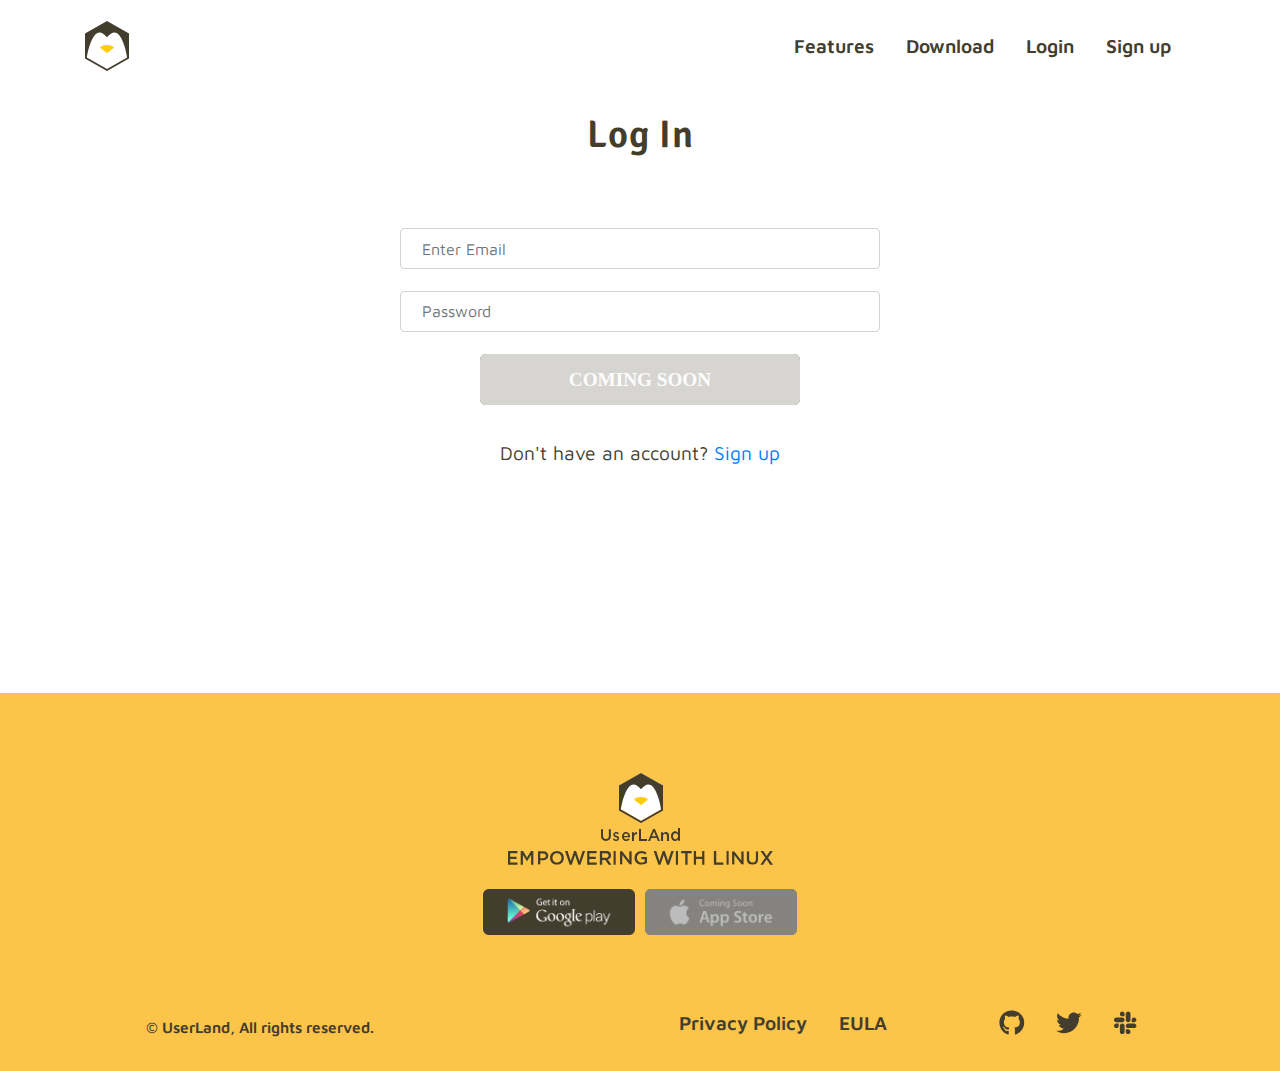
<file: login/index.html>
<!DOCTYPE html><html lang="en"><head><meta charSet="utf-8"/><meta http-equiv="x-ua-compatible" content="ie=edge"/><meta name="viewport" content="width=device-width, initial-scale=1, shrink-to-fit=no"/><style data-href="/styles.85f31be211428330cc62.css">@import url(https://fonts.googleapis.com/css?family=Maven+Pro:400,500,700,900);@import url(https://fonts.googleapis.com/css?family=Signika:700);.notfound{height:60vh;min-height:25rem;display:flex;flex-direction:column;justify-content:center;align-items:center}.notfound__body{text-align:center}.notfound__body h1{font-size:10rem}.notfound__body p{font-size:1.5rem}.download-module--download--1Zm43{position:relative;text-align:center;margin-bottom:7rem}.download-module--download__btn--VraNa{text-transform:none;font-weight:600!important}.download-module--download__list--QSfTA{margin:0 0 5rem;padding:0;list-style:none;display:flex;justify-content:space-between;flex-wrap:wrap}@media screen and (min-width:769px){.download-module--download__list--QSfTA{width:90%;margin-left:auto;margin-right:auto;justify-content:space-around}}.download-module--platform__logo--2qoaA{margin-bottom:1rem;width:50px;height:auto}.download-module--platform__alternatives--3TCNM{display:none}.download-module--platform--2O5YU .download-module--icon--3o1Qu{width:7rem;height:7rem;display:flex;flex-direction:column;justify-content:center;align-items:center;border-radius:1.3rem;cursor:pointer;-webkit-transition:all .2s ease;transition:all .2s ease}.download-module--platform--2O5YU .download-module--icon--3o1Qu h6{margin:0;color:#ebebeb;font-weight:600}.download-module--platform--2O5YU .download-module--icon__shape--17SaR{fill:#ebebeb}@media screen and (min-width:510px){.download-module--platform--2O5YU .download-module--icon--3o1Qu{width:10rem;height:10rem}}.download-module--platform_active--1mCCZ .download-module--platform__alternatives--3TCNM{text-align:center;text-decoration:underline;margin-top:1rem;display:block;max-width:10rem}.download-module--platform_active--1mCCZ .download-module--platform__alternatives--3TCNM a{font-weight:400;display:block;color:#ffcc05}@media screen and (min-width:991px){.download-module--platform_active--1mCCZ .download-module--platform__alternatives--3TCNM a{display:inline-block}.download-module--platform_active--1mCCZ .download-module--platform__alternatives--3TCNM a:not(:last-child){margin-right:.8rem}}.download-module--platform--2O5YU .download-module--icon--3o1Qu:hover,.download-module--platform_active--1mCCZ .download-module--icon--3o1Qu{background:#ffdf7b}.download-module--platform--2O5YU .download-module--icon--3o1Qu:hover h6,.download-module--platform_active--1mCCZ .download-module--icon--3o1Qu h6{color:#fff}.download-module--platform--2O5YU .download-module--icon--3o1Qu:hover .download-module--icon__shape--17SaR,.download-module--platform_active--1mCCZ .download-module--icon--3o1Qu .download-module--icon__shape--17SaR{fill:#fff}.download-module--setup--2X8Rn{display:block;margin-bottom:7rem}.download-module--setup__steps--6wun0{list-style:none;display:block;padding-left:0}.download-module--step--3_kyg{margin-bottom:4rem}.download-module--step__head--1uRq4{margin-bottom:.7rem;font-family:inherit}.download-module--step__head--1uRq4 span{font-family:inherit;color:#fdc44a;margin-right:.3rem}.download-module--step__head--1uRq4 h3{position:relative;font-size:1.4rem}.download-module--step--3_kyg .download-module--code--1VtrB:not(:last-child),.download-module--step--3_kyg a:not(:last-child),.download-module--step--3_kyg p:not(:last-child){margin-bottom:1rem}@media screen and (min-width:769px){.download-module--step--3_kyg{width:70%;max-width:40rem;margin-left:auto;margin-right:auto}.download-module--step--3_kyg:not(:last-child){margin-bottom:7rem}.download-module--step--3_kyg span{position:absolute;left:-1.8rem;margin-right:0;top:0}}.download-module--code--1VtrB{display:inline-block;overflow-x:scroll;border-radius:6px;width:100%;background-color:#3c3c3c;padding:.5rem .8rem}.download-module--code--1VtrB code{color:#fff;padding:0;width:unset;white-space:nowrap}.default-page{padding:10rem 0;width:75%;margin:auto}.features-module--features--355cr{text-align:center}.features-module--features--355cr ul{padding:0 4rem;list-style:none;display:flex;flex-direction:column}.features-module--features--355cr li{margin-bottom:3rem;padding:0 1rem;border-radius:1rem}.features-module--features--355cr li img{height:70px;width:auto;margin-bottom:1.5rem}.features-module--features--355cr li h6{margin-bottom:.6rem;font-size:1.1rem;font-weight:700}@media screen and (min-width:575px){.features-module--features--355cr{text-align:left}.features-module--features--355cr ul{padding:0;flex-direction:row;flex-wrap:wrap;justify-content:space-between}.features-module--features--355cr li{margin-bottom:5rem;max-width:45%}}@media screen and (min-width:991px){.features-module--features--355cr li{max-width:30%}}@media screen and (min-width:1500px){.features-module--features--355cr li{max-width:23%}}.hero{position:relative;padding-top:33%;height:50rem;margin-bottom:4rem;overflow:hidden;background:linear-gradient(-135deg,#ffb751,#fdc149 29%,#ffd652 82%,#ffd900)}.hero:after{content:"";position:absolute;bottom:-1px;width:100%;height:100%;background:url([data-uri]) no-repeat 0 100%;background-size:100% 13vw}.hero__title{font-family:Signika,Maven Pro,sans-serif;font-size:2.7rem}.hero__body{position:relative;z-index:33}.hero__body p{margin-bottom:1.5rem;max-width:90%;font-weight:500}.hero__media{position:absolute;bottom:-5rem;width:30rem;right:-9rem}@media screen and (orientation:landscape){.hero{padding-top:33vh}}@media screen and (min-width:900px){.hero{padding-top:0;margin-bottom:0;display:flex;flex-direction:column;justify-content:center;height:95vh;max-height:56rem}.hero__title{font-size:3.7rem;max-width:50%}.hero__media{bottom:0;width:37rem;right:-12rem;height:auto}.hero__body p{width:50%}}@media screen and (min-width:995px){.hero>.container{position:relative}.hero__media{bottom:-14rem;right:-14rem;width:62vw}}@media screen and (min-width:1200px){.hero__media{bottom:-16rem;right:-16rem;width:60vw;max-width:51rem}}.features{padding-bottom:4rem;background:url([data-uri]) no-repeat bottom;background-size:100% 35%}@media screen and (min-width:992px){.features{background-size:100% 46%}}.feature{display:flex;flex-direction:column}.feature:not(:last-child){margin-bottom:10rem}.feature__title{display:inline-block;position:relative;align-self:baseline;font-size:1.7rem;font-weight:600;margin-bottom:1.4rem;letter-spacing:1px;text-transform:capitalize}.feature__title:after{content:"";position:absolute;top:-.5rem;left:0;width:15%;height:.5rem;background-color:#ffcc05}.feature__media{margin-right:auto;margin-left:auto;position:relative;left:0}.feature_horizontal{text-align:center}.feature_horizontal p{text-align:left}.feature_horizontal .feature__media{width:100%;margin-bottom:4rem}.feature_horizontal .feature__media img{-webkit-filter:drop-shadow(0 9px 30px rgba(193,181,199,.53));filter:drop-shadow(0 9px 30px rgba(193,181,199,.53))}.feature_vertical .feature__media{height:100vw;margin-top:4rem}.feature_vertical .feature__media img{width:auto;height:100%;-webkit-filter:drop-shadow(-9px 0 20px rgba(193,181,199,.53));filter:drop-shadow(-9px 0 20px rgba(193,181,199,.53))}@media screen and (min-width:575px){.feature_vertical .feature__media{height:35rem}}@media screen and (min-width:767px){.feature_horizontal .feature__media{width:35rem}}@media screen and (min-width:800px){.feature_vertical .feature__body,.feature_vertical .feature__media{margin-top:0;flex:0 0 50%}.feature_vertical .feature__body{margin-top:3rem}.feature_vertical{flex-direction:row-reverse}}@media screen and (min-width:992px){.feature{top:-5rem;position:relative}.feature_horizontal .feature__body{margin:auto;width:70%}.feature_vertical .feature__body{display:flex;flex-direction:column;justify-content:flex-end}.feature_vertical .feature__media{flex:0 0 30%}}@media screen and (min-width:1200px){.feature_vertical .feature__body{justify-content:center}}.jobs{padding-bottom:4rem}.jobs__hero{background:url(/static/jobs-117a4e29bc6a81e005475a41fa2fa1cc.jpg) no-repeat;background-size:cover;height:35rem}.jobs__hero>.container{position:relative;z-index:99}.jobs__hero:before{content:"";position:absolute;top:0;left:0;width:100%;height:100%;pointer-events:none;opacity:.7;background:linear-gradient(-135deg,#ffb751,#fdc149 29%,#ffd652 82%,#ffd900)}.jobs__hero .hero__title{border-left:8px solid #fff;padding:0 0 0 1rem}.jobs__section>ul{padding:0;list-style:none}.job{margin-top:5rem}.job__head{margin-bottom:1rem}.job:not(:last-child){border-bottom:2px solid hsla(0,0%,93.7%,.9);padding-bottom:3rem}.job__requirements{margin-bottom:2rem}.job__requirements li{margin-bottom:.4rem}

/*!
 * Bootstrap v4.3.1 (https://getbootstrap.com/)
 * Copyright 2011-2019 The Bootstrap Authors
 * Copyright 2011-2019 Twitter, Inc.
 * Licensed under MIT (https://github.com/twbs/bootstrap/blob/master/LICENSE)
 */:root{--blue:#007bff;--indigo:#6610f2;--purple:#6f42c1;--pink:#e83e8c;--red:#dc3545;--orange:#fd7e14;--yellow:#ffc107;--green:#28a745;--teal:#20c997;--cyan:#17a2b8;--white:#fff;--gray:#6c757d;--gray-dark:#343a40;--primary:#007bff;--secondary:#6c757d;--success:#28a745;--info:#17a2b8;--warning:#ffc107;--danger:#dc3545;--light:#f8f9fa;--dark:#343a40;--breakpoint-xs:0;--breakpoint-sm:576px;--breakpoint-md:768px;--breakpoint-lg:992px;--breakpoint-xl:1200px;--font-family-sans-serif:-apple-system,BlinkMacSystemFont,"Segoe UI",Roboto,"Helvetica Neue",Arial,"Noto Sans",sans-serif,"Apple Color Emoji","Segoe UI Emoji","Segoe UI Symbol","Noto Color Emoji";--font-family-monospace:SFMono-Regular,Menlo,Monaco,Consolas,"Liberation Mono","Courier New",monospace}*,:after,:before{box-sizing:border-box}html{font-family:sans-serif;line-height:1.15;-webkit-text-size-adjust:100%;-webkit-tap-highlight-color:transparent}article,aside,figcaption,figure,footer,header,hgroup,main,nav,section{display:block}body{font-family:-apple-system,BlinkMacSystemFont,Segoe UI,Roboto,Helvetica Neue,Arial,Noto Sans,sans-serif,Apple Color Emoji,Segoe UI Emoji,Segoe UI Symbol,Noto Color Emoji;font-size:1rem;font-weight:400;line-height:1.5;color:#212529;text-align:left;background-color:#fff}[tabindex="-1"]:focus{outline:0!important}hr{box-sizing:content-box;height:0;overflow:visible}h1,h2,h3,h4,h5,h6{margin-top:0;margin-bottom:.5rem}p{margin-top:0;margin-bottom:1rem}abbr[data-original-title],abbr[title]{text-decoration:underline;-webkit-text-decoration:underline dotted;text-decoration:underline dotted;cursor:help;border-bottom:0;-webkit-text-decoration-skip-ink:none;text-decoration-skip-ink:none}address{font-style:normal;line-height:inherit}address,dl,ol,ul{margin-bottom:1rem}dl,ol,ul{margin-top:0}ol ol,ol ul,ul ol,ul ul{margin-bottom:0}dt{font-weight:700}dd{margin-bottom:.5rem;margin-left:0}blockquote{margin:0 0 1rem}b,strong{font-weight:bolder}small{font-size:80%}sub,sup{position:relative;font-size:75%;line-height:0;vertical-align:baseline}sub{bottom:-.25em}sup{top:-.5em}a{color:#007bff;text-decoration:none;background-color:transparent}a:hover{color:#0056b3;text-decoration:underline}a:not([href]):not([tabindex]),a:not([href]):not([tabindex]):focus,a:not([href]):not([tabindex]):hover{color:inherit;text-decoration:none}a:not([href]):not([tabindex]):focus{outline:0}code,kbd,pre,samp{font-family:SFMono-Regular,Menlo,Monaco,Consolas,Liberation Mono,Courier New,monospace;font-size:1em}pre{margin-top:0;margin-bottom:1rem;overflow:auto}figure{margin:0 0 1rem}img{border-style:none}img,svg{vertical-align:middle}svg{overflow:hidden}table{border-collapse:collapse}caption{padding-top:.75rem;padding-bottom:.75rem;color:#6c757d;text-align:left;caption-side:bottom}th{text-align:inherit}label{display:inline-block;margin-bottom:.5rem}button{border-radius:0}button:focus{outline:1px dotted;outline:5px auto -webkit-focus-ring-color}button,input,optgroup,select,textarea{margin:0;font-family:inherit;font-size:inherit;line-height:inherit}button,input{overflow:visible}button,select{text-transform:none}select{word-wrap:normal}[type=button],[type=reset],[type=submit],button{-webkit-appearance:button}[type=button]:not(:disabled),[type=reset]:not(:disabled),[type=submit]:not(:disabled),button:not(:disabled){cursor:pointer}[type=button]::-moz-focus-inner,[type=reset]::-moz-focus-inner,[type=submit]::-moz-focus-inner,button::-moz-focus-inner{padding:0;border-style:none}input[type=checkbox],input[type=radio]{box-sizing:border-box;padding:0}input[type=date],input[type=datetime-local],input[type=month],input[type=time]{-webkit-appearance:listbox}textarea{overflow:auto;resize:vertical}fieldset{min-width:0;padding:0;margin:0;border:0}legend{display:block;width:100%;max-width:100%;padding:0;margin-bottom:.5rem;font-size:1.5rem;line-height:inherit;color:inherit;white-space:normal}progress{vertical-align:baseline}[type=number]::-webkit-inner-spin-button,[type=number]::-webkit-outer-spin-button{height:auto}[type=search]{outline-offset:-2px;-webkit-appearance:none}[type=search]::-webkit-search-decoration{-webkit-appearance:none}::-webkit-file-upload-button{font:inherit;-webkit-appearance:button}output{display:inline-block}summary{display:list-item;cursor:pointer}template{display:none}[hidden]{display:none!important}.h1,.h2,.h3,.h4,.h5,.h6,h1,h2,h3,h4,h5,h6{margin-bottom:.5rem;font-weight:500;line-height:1.2}.h1,h1{font-size:2.5rem}.h2,h2{font-size:2rem}.h3,h3{font-size:1.75rem}.h4,h4{font-size:1.5rem}.h5,h5{font-size:1.25rem}.h6,h6{font-size:1rem}.lead{font-size:1.25rem;font-weight:300}.display-1{font-size:6rem}.display-1,.display-2{font-weight:300;line-height:1.2}.display-2{font-size:5.5rem}.display-3{font-size:4.5rem}.display-3,.display-4{font-weight:300;line-height:1.2}.display-4{font-size:3.5rem}hr{margin-top:1rem;margin-bottom:1rem;border:0;border-top:1px solid rgba(0,0,0,.1)}.small,small{font-size:80%;font-weight:400}.mark,mark{padding:.2em;background-color:#fcf8e3}.list-inline,.list-unstyled{padding-left:0;list-style:none}.list-inline-item{display:inline-block}.list-inline-item:not(:last-child){margin-right:.5rem}.initialism{font-size:90%;text-transform:uppercase}.blockquote{margin-bottom:1rem;font-size:1.25rem}.blockquote-footer{display:block;font-size:80%;color:#6c757d}.blockquote-footer:before{content:"\2014\A0"}.img-fluid,.img-thumbnail{max-width:100%;height:auto}.img-thumbnail{padding:.25rem;background-color:#fff;border:1px solid #dee2e6;border-radius:.25rem}.figure{display:inline-block}.figure-img{margin-bottom:.5rem;line-height:1}.figure-caption{font-size:90%;color:#6c757d}code{font-size:87.5%;color:#e83e8c;word-break:break-word}a>code{color:inherit}kbd{padding:.2rem .4rem;font-size:87.5%;color:#fff;background-color:#212529;border-radius:.2rem}kbd kbd{padding:0;font-size:100%;font-weight:700}pre{display:block;font-size:87.5%;color:#212529}pre code{font-size:inherit;color:inherit;word-break:normal}.pre-scrollable{max-height:340px;overflow-y:scroll}.container{width:100%;padding-right:15px;padding-left:15px;margin-right:auto;margin-left:auto}@media (min-width:576px){.container{max-width:540px}}@media (min-width:768px){.container{max-width:720px}}@media (min-width:992px){.container{max-width:960px}}@media (min-width:1200px){.container{max-width:1140px}}.container-fluid{width:100%;padding-right:15px;padding-left:15px;margin-right:auto;margin-left:auto}.row{display:flex;flex-wrap:wrap;margin-right:-15px;margin-left:-15px}.no-gutters{margin-right:0;margin-left:0}.no-gutters>.col,.no-gutters>[class*=col-]{padding-right:0;padding-left:0}.col,.col-1,.col-2,.col-3,.col-4,.col-5,.col-6,.col-7,.col-8,.col-9,.col-10,.col-11,.col-12,.col-auto,.col-lg,.col-lg-1,.col-lg-2,.col-lg-3,.col-lg-4,.col-lg-5,.col-lg-6,.col-lg-7,.col-lg-8,.col-lg-9,.col-lg-10,.col-lg-11,.col-lg-12,.col-lg-auto,.col-md,.col-md-1,.col-md-2,.col-md-3,.col-md-4,.col-md-5,.col-md-6,.col-md-7,.col-md-8,.col-md-9,.col-md-10,.col-md-11,.col-md-12,.col-md-auto,.col-sm,.col-sm-1,.col-sm-2,.col-sm-3,.col-sm-4,.col-sm-5,.col-sm-6,.col-sm-7,.col-sm-8,.col-sm-9,.col-sm-10,.col-sm-11,.col-sm-12,.col-sm-auto,.col-xl,.col-xl-1,.col-xl-2,.col-xl-3,.col-xl-4,.col-xl-5,.col-xl-6,.col-xl-7,.col-xl-8,.col-xl-9,.col-xl-10,.col-xl-11,.col-xl-12,.col-xl-auto{position:relative;width:100%;padding-right:15px;padding-left:15px}.col{flex-basis:0;flex-grow:1;max-width:100%}.col-auto{flex:0 0 auto;width:auto;max-width:100%}.col-1{flex:0 0 8.333333%;max-width:8.333333%}.col-2{flex:0 0 16.666667%;max-width:16.666667%}.col-3{flex:0 0 25%;max-width:25%}.col-4{flex:0 0 33.333333%;max-width:33.333333%}.col-5{flex:0 0 41.666667%;max-width:41.666667%}.col-6{flex:0 0 50%;max-width:50%}.col-7{flex:0 0 58.333333%;max-width:58.333333%}.col-8{flex:0 0 66.666667%;max-width:66.666667%}.col-9{flex:0 0 75%;max-width:75%}.col-10{flex:0 0 83.333333%;max-width:83.333333%}.col-11{flex:0 0 91.666667%;max-width:91.666667%}.col-12{flex:0 0 100%;max-width:100%}.order-first{order:-1}.order-last{order:13}.order-0{order:0}.order-1{order:1}.order-2{order:2}.order-3{order:3}.order-4{order:4}.order-5{order:5}.order-6{order:6}.order-7{order:7}.order-8{order:8}.order-9{order:9}.order-10{order:10}.order-11{order:11}.order-12{order:12}.offset-1{margin-left:8.333333%}.offset-2{margin-left:16.666667%}.offset-3{margin-left:25%}.offset-4{margin-left:33.333333%}.offset-5{margin-left:41.666667%}.offset-6{margin-left:50%}.offset-7{margin-left:58.333333%}.offset-8{margin-left:66.666667%}.offset-9{margin-left:75%}.offset-10{margin-left:83.333333%}.offset-11{margin-left:91.666667%}@media (min-width:576px){.col-sm{flex-basis:0;flex-grow:1;max-width:100%}.col-sm-auto{flex:0 0 auto;width:auto;max-width:100%}.col-sm-1{flex:0 0 8.333333%;max-width:8.333333%}.col-sm-2{flex:0 0 16.666667%;max-width:16.666667%}.col-sm-3{flex:0 0 25%;max-width:25%}.col-sm-4{flex:0 0 33.333333%;max-width:33.333333%}.col-sm-5{flex:0 0 41.666667%;max-width:41.666667%}.col-sm-6{flex:0 0 50%;max-width:50%}.col-sm-7{flex:0 0 58.333333%;max-width:58.333333%}.col-sm-8{flex:0 0 66.666667%;max-width:66.666667%}.col-sm-9{flex:0 0 75%;max-width:75%}.col-sm-10{flex:0 0 83.333333%;max-width:83.333333%}.col-sm-11{flex:0 0 91.666667%;max-width:91.666667%}.col-sm-12{flex:0 0 100%;max-width:100%}.order-sm-first{order:-1}.order-sm-last{order:13}.order-sm-0{order:0}.order-sm-1{order:1}.order-sm-2{order:2}.order-sm-3{order:3}.order-sm-4{order:4}.order-sm-5{order:5}.order-sm-6{order:6}.order-sm-7{order:7}.order-sm-8{order:8}.order-sm-9{order:9}.order-sm-10{order:10}.order-sm-11{order:11}.order-sm-12{order:12}.offset-sm-0{margin-left:0}.offset-sm-1{margin-left:8.333333%}.offset-sm-2{margin-left:16.666667%}.offset-sm-3{margin-left:25%}.offset-sm-4{margin-left:33.333333%}.offset-sm-5{margin-left:41.666667%}.offset-sm-6{margin-left:50%}.offset-sm-7{margin-left:58.333333%}.offset-sm-8{margin-left:66.666667%}.offset-sm-9{margin-left:75%}.offset-sm-10{margin-left:83.333333%}.offset-sm-11{margin-left:91.666667%}}@media (min-width:768px){.col-md{flex-basis:0;flex-grow:1;max-width:100%}.col-md-auto{flex:0 0 auto;width:auto;max-width:100%}.col-md-1{flex:0 0 8.333333%;max-width:8.333333%}.col-md-2{flex:0 0 16.666667%;max-width:16.666667%}.col-md-3{flex:0 0 25%;max-width:25%}.col-md-4{flex:0 0 33.333333%;max-width:33.333333%}.col-md-5{flex:0 0 41.666667%;max-width:41.666667%}.col-md-6{flex:0 0 50%;max-width:50%}.col-md-7{flex:0 0 58.333333%;max-width:58.333333%}.col-md-8{flex:0 0 66.666667%;max-width:66.666667%}.col-md-9{flex:0 0 75%;max-width:75%}.col-md-10{flex:0 0 83.333333%;max-width:83.333333%}.col-md-11{flex:0 0 91.666667%;max-width:91.666667%}.col-md-12{flex:0 0 100%;max-width:100%}.order-md-first{order:-1}.order-md-last{order:13}.order-md-0{order:0}.order-md-1{order:1}.order-md-2{order:2}.order-md-3{order:3}.order-md-4{order:4}.order-md-5{order:5}.order-md-6{order:6}.order-md-7{order:7}.order-md-8{order:8}.order-md-9{order:9}.order-md-10{order:10}.order-md-11{order:11}.order-md-12{order:12}.offset-md-0{margin-left:0}.offset-md-1{margin-left:8.333333%}.offset-md-2{margin-left:16.666667%}.offset-md-3{margin-left:25%}.offset-md-4{margin-left:33.333333%}.offset-md-5{margin-left:41.666667%}.offset-md-6{margin-left:50%}.offset-md-7{margin-left:58.333333%}.offset-md-8{margin-left:66.666667%}.offset-md-9{margin-left:75%}.offset-md-10{margin-left:83.333333%}.offset-md-11{margin-left:91.666667%}}@media (min-width:992px){.col-lg{flex-basis:0;flex-grow:1;max-width:100%}.col-lg-auto{flex:0 0 auto;width:auto;max-width:100%}.col-lg-1{flex:0 0 8.333333%;max-width:8.333333%}.col-lg-2{flex:0 0 16.666667%;max-width:16.666667%}.col-lg-3{flex:0 0 25%;max-width:25%}.col-lg-4{flex:0 0 33.333333%;max-width:33.333333%}.col-lg-5{flex:0 0 41.666667%;max-width:41.666667%}.col-lg-6{flex:0 0 50%;max-width:50%}.col-lg-7{flex:0 0 58.333333%;max-width:58.333333%}.col-lg-8{flex:0 0 66.666667%;max-width:66.666667%}.col-lg-9{flex:0 0 75%;max-width:75%}.col-lg-10{flex:0 0 83.333333%;max-width:83.333333%}.col-lg-11{flex:0 0 91.666667%;max-width:91.666667%}.col-lg-12{flex:0 0 100%;max-width:100%}.order-lg-first{order:-1}.order-lg-last{order:13}.order-lg-0{order:0}.order-lg-1{order:1}.order-lg-2{order:2}.order-lg-3{order:3}.order-lg-4{order:4}.order-lg-5{order:5}.order-lg-6{order:6}.order-lg-7{order:7}.order-lg-8{order:8}.order-lg-9{order:9}.order-lg-10{order:10}.order-lg-11{order:11}.order-lg-12{order:12}.offset-lg-0{margin-left:0}.offset-lg-1{margin-left:8.333333%}.offset-lg-2{margin-left:16.666667%}.offset-lg-3{margin-left:25%}.offset-lg-4{margin-left:33.333333%}.offset-lg-5{margin-left:41.666667%}.offset-lg-6{margin-left:50%}.offset-lg-7{margin-left:58.333333%}.offset-lg-8{margin-left:66.666667%}.offset-lg-9{margin-left:75%}.offset-lg-10{margin-left:83.333333%}.offset-lg-11{margin-left:91.666667%}}@media (min-width:1200px){.col-xl{flex-basis:0;flex-grow:1;max-width:100%}.col-xl-auto{flex:0 0 auto;width:auto;max-width:100%}.col-xl-1{flex:0 0 8.333333%;max-width:8.333333%}.col-xl-2{flex:0 0 16.666667%;max-width:16.666667%}.col-xl-3{flex:0 0 25%;max-width:25%}.col-xl-4{flex:0 0 33.333333%;max-width:33.333333%}.col-xl-5{flex:0 0 41.666667%;max-width:41.666667%}.col-xl-6{flex:0 0 50%;max-width:50%}.col-xl-7{flex:0 0 58.333333%;max-width:58.333333%}.col-xl-8{flex:0 0 66.666667%;max-width:66.666667%}.col-xl-9{flex:0 0 75%;max-width:75%}.col-xl-10{flex:0 0 83.333333%;max-width:83.333333%}.col-xl-11{flex:0 0 91.666667%;max-width:91.666667%}.col-xl-12{flex:0 0 100%;max-width:100%}.order-xl-first{order:-1}.order-xl-last{order:13}.order-xl-0{order:0}.order-xl-1{order:1}.order-xl-2{order:2}.order-xl-3{order:3}.order-xl-4{order:4}.order-xl-5{order:5}.order-xl-6{order:6}.order-xl-7{order:7}.order-xl-8{order:8}.order-xl-9{order:9}.order-xl-10{order:10}.order-xl-11{order:11}.order-xl-12{order:12}.offset-xl-0{margin-left:0}.offset-xl-1{margin-left:8.333333%}.offset-xl-2{margin-left:16.666667%}.offset-xl-3{margin-left:25%}.offset-xl-4{margin-left:33.333333%}.offset-xl-5{margin-left:41.666667%}.offset-xl-6{margin-left:50%}.offset-xl-7{margin-left:58.333333%}.offset-xl-8{margin-left:66.666667%}.offset-xl-9{margin-left:75%}.offset-xl-10{margin-left:83.333333%}.offset-xl-11{margin-left:91.666667%}}.table{width:100%;margin-bottom:1rem;color:#212529}.table td,.table th{padding:.75rem;vertical-align:top;border-top:1px solid #dee2e6}.table thead th{vertical-align:bottom;border-bottom:2px solid #dee2e6}.table tbody+tbody{border-top:2px solid #dee2e6}.table-sm td,.table-sm th{padding:.3rem}.table-bordered,.table-bordered td,.table-bordered th{border:1px solid #dee2e6}.table-bordered thead td,.table-bordered thead th{border-bottom-width:2px}.table-borderless tbody+tbody,.table-borderless td,.table-borderless th,.table-borderless thead th{border:0}.table-striped tbody tr:nth-of-type(odd){background-color:rgba(0,0,0,.05)}.table-hover tbody tr:hover{color:#212529;background-color:rgba(0,0,0,.075)}.table-primary,.table-primary>td,.table-primary>th{background-color:#b8daff}.table-primary tbody+tbody,.table-primary td,.table-primary th,.table-primary thead th{border-color:#7abaff}.table-hover .table-primary:hover,.table-hover .table-primary:hover>td,.table-hover .table-primary:hover>th{background-color:#9fcdff}.table-secondary,.table-secondary>td,.table-secondary>th{background-color:#d6d8db}.table-secondary tbody+tbody,.table-secondary td,.table-secondary th,.table-secondary thead th{border-color:#b3b7bb}.table-hover .table-secondary:hover,.table-hover .table-secondary:hover>td,.table-hover .table-secondary:hover>th{background-color:#c8cbcf}.table-success,.table-success>td,.table-success>th{background-color:#c3e6cb}.table-success tbody+tbody,.table-success td,.table-success th,.table-success thead th{border-color:#8fd19e}.table-hover .table-success:hover,.table-hover .table-success:hover>td,.table-hover .table-success:hover>th{background-color:#b1dfbb}.table-info,.table-info>td,.table-info>th{background-color:#bee5eb}.table-info tbody+tbody,.table-info td,.table-info th,.table-info thead th{border-color:#86cfda}.table-hover .table-info:hover,.table-hover .table-info:hover>td,.table-hover .table-info:hover>th{background-color:#abdde5}.table-warning,.table-warning>td,.table-warning>th{background-color:#ffeeba}.table-warning tbody+tbody,.table-warning td,.table-warning th,.table-warning thead th{border-color:#ffdf7e}.table-hover .table-warning:hover,.table-hover .table-warning:hover>td,.table-hover .table-warning:hover>th{background-color:#ffe8a1}.table-danger,.table-danger>td,.table-danger>th{background-color:#f5c6cb}.table-danger tbody+tbody,.table-danger td,.table-danger th,.table-danger thead th{border-color:#ed969e}.table-hover .table-danger:hover,.table-hover .table-danger:hover>td,.table-hover .table-danger:hover>th{background-color:#f1b0b7}.table-light,.table-light>td,.table-light>th{background-color:#fdfdfe}.table-light tbody+tbody,.table-light td,.table-light th,.table-light thead th{border-color:#fbfcfc}.table-hover .table-light:hover,.table-hover .table-light:hover>td,.table-hover .table-light:hover>th{background-color:#ececf6}.table-dark,.table-dark>td,.table-dark>th{background-color:#c6c8ca}.table-dark tbody+tbody,.table-dark td,.table-dark th,.table-dark thead th{border-color:#95999c}.table-hover .table-dark:hover,.table-hover .table-dark:hover>td,.table-hover .table-dark:hover>th{background-color:#b9bbbe}.table-active,.table-active>td,.table-active>th,.table-hover .table-active:hover,.table-hover .table-active:hover>td,.table-hover .table-active:hover>th{background-color:rgba(0,0,0,.075)}.table .thead-dark th{color:#fff;background-color:#343a40;border-color:#454d55}.table .thead-light th{color:#495057;background-color:#e9ecef;border-color:#dee2e6}.table-dark{color:#fff;background-color:#343a40}.table-dark td,.table-dark th,.table-dark thead th{border-color:#454d55}.table-dark.table-bordered{border:0}.table-dark.table-striped tbody tr:nth-of-type(odd){background-color:hsla(0,0%,100%,.05)}.table-dark.table-hover tbody tr:hover{color:#fff;background-color:hsla(0,0%,100%,.075)}@media (max-width:575.98px){.table-responsive-sm{display:block;width:100%;overflow-x:auto;-webkit-overflow-scrolling:touch}.table-responsive-sm>.table-bordered{border:0}}@media (max-width:767.98px){.table-responsive-md{display:block;width:100%;overflow-x:auto;-webkit-overflow-scrolling:touch}.table-responsive-md>.table-bordered{border:0}}@media (max-width:991.98px){.table-responsive-lg{display:block;width:100%;overflow-x:auto;-webkit-overflow-scrolling:touch}.table-responsive-lg>.table-bordered{border:0}}@media (max-width:1199.98px){.table-responsive-xl{display:block;width:100%;overflow-x:auto;-webkit-overflow-scrolling:touch}.table-responsive-xl>.table-bordered{border:0}}.table-responsive{display:block;width:100%;overflow-x:auto;-webkit-overflow-scrolling:touch}.table-responsive>.table-bordered{border:0}.form-control{display:block;width:100%;height:calc(1.5em + .75rem + 2px);padding:.375rem .75rem;font-size:1rem;font-weight:400;line-height:1.5;color:#495057;background-color:#fff;background-clip:padding-box;border:1px solid #ced4da;border-radius:.25rem;-webkit-transition:border-color .15s ease-in-out,box-shadow .15s ease-in-out;transition:border-color .15s ease-in-out,box-shadow .15s ease-in-out}@media (prefers-reduced-motion:reduce){.form-control{-webkit-transition:none;transition:none}}.form-control::-ms-expand{background-color:transparent;border:0}.form-control:focus{color:#495057;background-color:#fff;border-color:#80bdff;outline:0;box-shadow:0 0 0 .2rem rgba(0,123,255,.25)}.form-control::-webkit-input-placeholder{color:#6c757d;opacity:1}.form-control::-moz-placeholder{color:#6c757d;opacity:1}.form-control:-ms-input-placeholder{color:#6c757d;opacity:1}.form-control::-ms-input-placeholder{color:#6c757d;opacity:1}.form-control::placeholder{color:#6c757d;opacity:1}.form-control:disabled,.form-control[readonly]{background-color:#e9ecef;opacity:1}select.form-control:focus::-ms-value{color:#495057;background-color:#fff}.form-control-file,.form-control-range{display:block;width:100%}.col-form-label{padding-top:calc(.375rem + 1px);padding-bottom:calc(.375rem + 1px);margin-bottom:0;font-size:inherit;line-height:1.5}.col-form-label-lg{padding-top:calc(.5rem + 1px);padding-bottom:calc(.5rem + 1px);font-size:1.25rem;line-height:1.5}.col-form-label-sm{padding-top:calc(.25rem + 1px);padding-bottom:calc(.25rem + 1px);font-size:.875rem;line-height:1.5}.form-control-plaintext{display:block;width:100%;padding-top:.375rem;padding-bottom:.375rem;margin-bottom:0;line-height:1.5;color:#212529;background-color:transparent;border:solid transparent;border-width:1px 0}.form-control-plaintext.form-control-lg,.form-control-plaintext.form-control-sm{padding-right:0;padding-left:0}.form-control-sm{height:calc(1.5em + .5rem + 2px);padding:.25rem .5rem;font-size:.875rem;line-height:1.5;border-radius:.2rem}.form-control-lg{height:calc(1.5em + 1rem + 2px);padding:.5rem 1rem;font-size:1.25rem;line-height:1.5;border-radius:.3rem}select.form-control[multiple],select.form-control[size],textarea.form-control{height:auto}.form-group{margin-bottom:1rem}.form-text{display:block;margin-top:.25rem}.form-row{display:flex;flex-wrap:wrap;margin-right:-5px;margin-left:-5px}.form-row>.col,.form-row>[class*=col-]{padding-right:5px;padding-left:5px}.form-check{position:relative;display:block;padding-left:1.25rem}.form-check-input{position:absolute;margin-top:.3rem;margin-left:-1.25rem}.form-check-input:disabled~.form-check-label{color:#6c757d}.form-check-label{margin-bottom:0}.form-check-inline{display:inline-flex;align-items:center;padding-left:0;margin-right:.75rem}.form-check-inline .form-check-input{position:static;margin-top:0;margin-right:.3125rem;margin-left:0}.valid-feedback{display:none;width:100%;margin-top:.25rem;font-size:80%;color:#28a745}.valid-tooltip{position:absolute;top:100%;z-index:5;display:none;max-width:100%;padding:.25rem .5rem;margin-top:.1rem;font-size:.875rem;line-height:1.5;color:#fff;background-color:rgba(40,167,69,.9);border-radius:.25rem}.form-control.is-valid,.was-validated .form-control:valid{border-color:#28a745;padding-right:calc(1.5em + .75rem);background-image:url("data:image/svg+xml;charset=utf-8,%3Csvg xmlns='http://www.w3.org/2000/svg' viewBox='0 0 8 8'%3E%3Cpath fill='%2328a745' d='M2.3 6.73L.6 4.53c-.4-1.04.46-1.4 1.1-.8l1.1 1.4 3.4-3.8c.6-.63 1.6-.27 1.2.7l-4 4.6c-.43.5-.8.4-1.1.1z'/%3E%3C/svg%3E");background-repeat:no-repeat;background-position:100% calc(.375em + .1875rem);background-size:calc(.75em + .375rem) calc(.75em + .375rem)}.form-control.is-valid:focus,.was-validated .form-control:valid:focus{border-color:#28a745;box-shadow:0 0 0 .2rem rgba(40,167,69,.25)}.form-control.is-valid~.valid-feedback,.form-control.is-valid~.valid-tooltip,.was-validated .form-control:valid~.valid-feedback,.was-validated .form-control:valid~.valid-tooltip{display:block}.was-validated textarea.form-control:valid,textarea.form-control.is-valid{padding-right:calc(1.5em + .75rem);background-position:top calc(.375em + .1875rem) right calc(.375em + .1875rem)}.custom-select.is-valid,.was-validated .custom-select:valid{border-color:#28a745;padding-right:calc((3em + 2.25rem)/4 + 1.75rem);background:url("data:image/svg+xml;charset=utf-8,%3Csvg xmlns='http://www.w3.org/2000/svg' viewBox='0 0 4 5'%3E%3Cpath fill='%23343a40' d='M2 0L0 2h4zm0 5L0 3h4z'/%3E%3C/svg%3E") no-repeat right .75rem center/8px 10px,url("data:image/svg+xml;charset=utf-8,%3Csvg xmlns='http://www.w3.org/2000/svg' viewBox='0 0 8 8'%3E%3Cpath fill='%2328a745' d='M2.3 6.73L.6 4.53c-.4-1.04.46-1.4 1.1-.8l1.1 1.4 3.4-3.8c.6-.63 1.6-.27 1.2.7l-4 4.6c-.43.5-.8.4-1.1.1z'/%3E%3C/svg%3E") #fff no-repeat center right 1.75rem/calc(.75em + .375rem) calc(.75em + .375rem)}.custom-select.is-valid:focus,.was-validated .custom-select:valid:focus{border-color:#28a745;box-shadow:0 0 0 .2rem rgba(40,167,69,.25)}.custom-select.is-valid~.valid-feedback,.custom-select.is-valid~.valid-tooltip,.form-control-file.is-valid~.valid-feedback,.form-control-file.is-valid~.valid-tooltip,.was-validated .custom-select:valid~.valid-feedback,.was-validated .custom-select:valid~.valid-tooltip,.was-validated .form-control-file:valid~.valid-feedback,.was-validated .form-control-file:valid~.valid-tooltip{display:block}.form-check-input.is-valid~.form-check-label,.was-validated .form-check-input:valid~.form-check-label{color:#28a745}.form-check-input.is-valid~.valid-feedback,.form-check-input.is-valid~.valid-tooltip,.was-validated .form-check-input:valid~.valid-feedback,.was-validated .form-check-input:valid~.valid-tooltip{display:block}.custom-control-input.is-valid~.custom-control-label,.was-validated .custom-control-input:valid~.custom-control-label{color:#28a745}.custom-control-input.is-valid~.custom-control-label:before,.was-validated .custom-control-input:valid~.custom-control-label:before{border-color:#28a745}.custom-control-input.is-valid~.valid-feedback,.custom-control-input.is-valid~.valid-tooltip,.was-validated .custom-control-input:valid~.valid-feedback,.was-validated .custom-control-input:valid~.valid-tooltip{display:block}.custom-control-input.is-valid:checked~.custom-control-label:before,.was-validated .custom-control-input:valid:checked~.custom-control-label:before{border-color:#34ce57;background-color:#34ce57}.custom-control-input.is-valid:focus~.custom-control-label:before,.was-validated .custom-control-input:valid:focus~.custom-control-label:before{box-shadow:0 0 0 .2rem rgba(40,167,69,.25)}.custom-control-input.is-valid:focus:not(:checked)~.custom-control-label:before,.custom-file-input.is-valid~.custom-file-label,.was-validated .custom-control-input:valid:focus:not(:checked)~.custom-control-label:before,.was-validated .custom-file-input:valid~.custom-file-label{border-color:#28a745}.custom-file-input.is-valid~.valid-feedback,.custom-file-input.is-valid~.valid-tooltip,.was-validated .custom-file-input:valid~.valid-feedback,.was-validated .custom-file-input:valid~.valid-tooltip{display:block}.custom-file-input.is-valid:focus~.custom-file-label,.was-validated .custom-file-input:valid:focus~.custom-file-label{border-color:#28a745;box-shadow:0 0 0 .2rem rgba(40,167,69,.25)}.invalid-feedback{display:none;width:100%;margin-top:.25rem;font-size:80%;color:#dc3545}.invalid-tooltip{position:absolute;top:100%;z-index:5;display:none;max-width:100%;padding:.25rem .5rem;margin-top:.1rem;font-size:.875rem;line-height:1.5;color:#fff;background-color:rgba(220,53,69,.9);border-radius:.25rem}.form-control.is-invalid,.was-validated .form-control:invalid{border-color:#dc3545;padding-right:calc(1.5em + .75rem);background-image:url("data:image/svg+xml;charset=utf-8,%3Csvg xmlns='http://www.w3.org/2000/svg' fill='%23dc3545' viewBox='-2 -2 7 7'%3E%3Cpath stroke='%23dc3545' d='M0 0l3 3m0-3L0 3'/%3E%3Ccircle r='.5'/%3E%3Ccircle cx='3' r='.5'/%3E%3Ccircle cy='3' r='.5'/%3E%3Ccircle cx='3' cy='3' r='.5'/%3E%3C/svg%3E");background-repeat:no-repeat;background-position:100% calc(.375em + .1875rem);background-size:calc(.75em + .375rem) calc(.75em + .375rem)}.form-control.is-invalid:focus,.was-validated .form-control:invalid:focus{border-color:#dc3545;box-shadow:0 0 0 .2rem rgba(220,53,69,.25)}.form-control.is-invalid~.invalid-feedback,.form-control.is-invalid~.invalid-tooltip,.was-validated .form-control:invalid~.invalid-feedback,.was-validated .form-control:invalid~.invalid-tooltip{display:block}.was-validated textarea.form-control:invalid,textarea.form-control.is-invalid{padding-right:calc(1.5em + .75rem);background-position:top calc(.375em + .1875rem) right calc(.375em + .1875rem)}.custom-select.is-invalid,.was-validated .custom-select:invalid{border-color:#dc3545;padding-right:calc((3em + 2.25rem)/4 + 1.75rem);background:url("data:image/svg+xml;charset=utf-8,%3Csvg xmlns='http://www.w3.org/2000/svg' viewBox='0 0 4 5'%3E%3Cpath fill='%23343a40' d='M2 0L0 2h4zm0 5L0 3h4z'/%3E%3C/svg%3E") no-repeat right .75rem center/8px 10px,url("data:image/svg+xml;charset=utf-8,%3Csvg xmlns='http://www.w3.org/2000/svg' fill='%23dc3545' viewBox='-2 -2 7 7'%3E%3Cpath stroke='%23dc3545' d='M0 0l3 3m0-3L0 3'/%3E%3Ccircle r='.5'/%3E%3Ccircle cx='3' r='.5'/%3E%3Ccircle cy='3' r='.5'/%3E%3Ccircle cx='3' cy='3' r='.5'/%3E%3C/svg%3E") #fff no-repeat center right 1.75rem/calc(.75em + .375rem) calc(.75em + .375rem)}.custom-select.is-invalid:focus,.was-validated .custom-select:invalid:focus{border-color:#dc3545;box-shadow:0 0 0 .2rem rgba(220,53,69,.25)}.custom-select.is-invalid~.invalid-feedback,.custom-select.is-invalid~.invalid-tooltip,.form-control-file.is-invalid~.invalid-feedback,.form-control-file.is-invalid~.invalid-tooltip,.was-validated .custom-select:invalid~.invalid-feedback,.was-validated .custom-select:invalid~.invalid-tooltip,.was-validated .form-control-file:invalid~.invalid-feedback,.was-validated .form-control-file:invalid~.invalid-tooltip{display:block}.form-check-input.is-invalid~.form-check-label,.was-validated .form-check-input:invalid~.form-check-label{color:#dc3545}.form-check-input.is-invalid~.invalid-feedback,.form-check-input.is-invalid~.invalid-tooltip,.was-validated .form-check-input:invalid~.invalid-feedback,.was-validated .form-check-input:invalid~.invalid-tooltip{display:block}.custom-control-input.is-invalid~.custom-control-label,.was-validated .custom-control-input:invalid~.custom-control-label{color:#dc3545}.custom-control-input.is-invalid~.custom-control-label:before,.was-validated .custom-control-input:invalid~.custom-control-label:before{border-color:#dc3545}.custom-control-input.is-invalid~.invalid-feedback,.custom-control-input.is-invalid~.invalid-tooltip,.was-validated .custom-control-input:invalid~.invalid-feedback,.was-validated .custom-control-input:invalid~.invalid-tooltip{display:block}.custom-control-input.is-invalid:checked~.custom-control-label:before,.was-validated .custom-control-input:invalid:checked~.custom-control-label:before{border-color:#e4606d;background-color:#e4606d}.custom-control-input.is-invalid:focus~.custom-control-label:before,.was-validated .custom-control-input:invalid:focus~.custom-control-label:before{box-shadow:0 0 0 .2rem rgba(220,53,69,.25)}.custom-control-input.is-invalid:focus:not(:checked)~.custom-control-label:before,.custom-file-input.is-invalid~.custom-file-label,.was-validated .custom-control-input:invalid:focus:not(:checked)~.custom-control-label:before,.was-validated .custom-file-input:invalid~.custom-file-label{border-color:#dc3545}.custom-file-input.is-invalid~.invalid-feedback,.custom-file-input.is-invalid~.invalid-tooltip,.was-validated .custom-file-input:invalid~.invalid-feedback,.was-validated .custom-file-input:invalid~.invalid-tooltip{display:block}.custom-file-input.is-invalid:focus~.custom-file-label,.was-validated .custom-file-input:invalid:focus~.custom-file-label{border-color:#dc3545;box-shadow:0 0 0 .2rem rgba(220,53,69,.25)}.form-inline{display:flex;flex-flow:row wrap;align-items:center}.form-inline .form-check{width:100%}@media (min-width:576px){.form-inline label{justify-content:center}.form-inline .form-group,.form-inline label{display:flex;align-items:center;margin-bottom:0}.form-inline .form-group{flex:0 0 auto;flex-flow:row wrap}.form-inline .form-control{display:inline-block;width:auto;vertical-align:middle}.form-inline .form-control-plaintext{display:inline-block}.form-inline .custom-select,.form-inline .input-group{width:auto}.form-inline .form-check{display:flex;align-items:center;justify-content:center;width:auto;padding-left:0}.form-inline .form-check-input{position:relative;flex-shrink:0;margin-top:0;margin-right:.25rem;margin-left:0}.form-inline .custom-control{align-items:center;justify-content:center}.form-inline .custom-control-label{margin-bottom:0}}.btn{display:inline-block;font-weight:400;color:#212529;text-align:center;vertical-align:middle;-webkit-user-select:none;-moz-user-select:none;-ms-user-select:none;user-select:none;background-color:transparent;border:1px solid transparent;padding:.375rem .75rem;font-size:1rem;line-height:1.5;border-radius:.25rem;-webkit-transition:color .15s ease-in-out,background-color .15s ease-in-out,border-color .15s ease-in-out,box-shadow .15s ease-in-out;transition:color .15s ease-in-out,background-color .15s ease-in-out,border-color .15s ease-in-out,box-shadow .15s ease-in-out}@media (prefers-reduced-motion:reduce){.btn{-webkit-transition:none;transition:none}}.btn:hover{color:#212529;text-decoration:none}.btn.focus,.btn:focus{outline:0;box-shadow:0 0 0 .2rem rgba(0,123,255,.25)}.btn.disabled,.btn:disabled{opacity:.65}a.btn.disabled,fieldset:disabled a.btn{pointer-events:none}.btn-primary{color:#fff;background-color:#007bff;border-color:#007bff}.btn-primary:hover{color:#fff;background-color:#0069d9;border-color:#0062cc}.btn-primary.focus,.btn-primary:focus{box-shadow:0 0 0 .2rem rgba(38,143,255,.5)}.btn-primary.disabled,.btn-primary:disabled{color:#fff;background-color:#007bff;border-color:#007bff}.btn-primary:not(:disabled):not(.disabled).active,.btn-primary:not(:disabled):not(.disabled):active,.show>.btn-primary.dropdown-toggle{color:#fff;background-color:#0062cc;border-color:#005cbf}.btn-primary:not(:disabled):not(.disabled).active:focus,.btn-primary:not(:disabled):not(.disabled):active:focus,.show>.btn-primary.dropdown-toggle:focus{box-shadow:0 0 0 .2rem rgba(38,143,255,.5)}.btn-secondary{color:#fff;background-color:#6c757d;border-color:#6c757d}.btn-secondary:hover{color:#fff;background-color:#5a6268;border-color:#545b62}.btn-secondary.focus,.btn-secondary:focus{box-shadow:0 0 0 .2rem rgba(130,138,145,.5)}.btn-secondary.disabled,.btn-secondary:disabled{color:#fff;background-color:#6c757d;border-color:#6c757d}.btn-secondary:not(:disabled):not(.disabled).active,.btn-secondary:not(:disabled):not(.disabled):active,.show>.btn-secondary.dropdown-toggle{color:#fff;background-color:#545b62;border-color:#4e555b}.btn-secondary:not(:disabled):not(.disabled).active:focus,.btn-secondary:not(:disabled):not(.disabled):active:focus,.show>.btn-secondary.dropdown-toggle:focus{box-shadow:0 0 0 .2rem rgba(130,138,145,.5)}.btn-success{color:#fff;background-color:#28a745;border-color:#28a745}.btn-success:hover{color:#fff;background-color:#218838;border-color:#1e7e34}.btn-success.focus,.btn-success:focus{box-shadow:0 0 0 .2rem rgba(72,180,97,.5)}.btn-success.disabled,.btn-success:disabled{color:#fff;background-color:#28a745;border-color:#28a745}.btn-success:not(:disabled):not(.disabled).active,.btn-success:not(:disabled):not(.disabled):active,.show>.btn-success.dropdown-toggle{color:#fff;background-color:#1e7e34;border-color:#1c7430}.btn-success:not(:disabled):not(.disabled).active:focus,.btn-success:not(:disabled):not(.disabled):active:focus,.show>.btn-success.dropdown-toggle:focus{box-shadow:0 0 0 .2rem rgba(72,180,97,.5)}.btn-info{color:#fff;background-color:#17a2b8;border-color:#17a2b8}.btn-info:hover{color:#fff;background-color:#138496;border-color:#117a8b}.btn-info.focus,.btn-info:focus{box-shadow:0 0 0 .2rem rgba(58,176,195,.5)}.btn-info.disabled,.btn-info:disabled{color:#fff;background-color:#17a2b8;border-color:#17a2b8}.btn-info:not(:disabled):not(.disabled).active,.btn-info:not(:disabled):not(.disabled):active,.show>.btn-info.dropdown-toggle{color:#fff;background-color:#117a8b;border-color:#10707f}.btn-info:not(:disabled):not(.disabled).active:focus,.btn-info:not(:disabled):not(.disabled):active:focus,.show>.btn-info.dropdown-toggle:focus{box-shadow:0 0 0 .2rem rgba(58,176,195,.5)}.btn-warning{color:#212529;background-color:#ffc107;border-color:#ffc107}.btn-warning:hover{color:#212529;background-color:#e0a800;border-color:#d39e00}.btn-warning.focus,.btn-warning:focus{box-shadow:0 0 0 .2rem rgba(222,170,12,.5)}.btn-warning.disabled,.btn-warning:disabled{color:#212529;background-color:#ffc107;border-color:#ffc107}.btn-warning:not(:disabled):not(.disabled).active,.btn-warning:not(:disabled):not(.disabled):active,.show>.btn-warning.dropdown-toggle{color:#212529;background-color:#d39e00;border-color:#c69500}.btn-warning:not(:disabled):not(.disabled).active:focus,.btn-warning:not(:disabled):not(.disabled):active:focus,.show>.btn-warning.dropdown-toggle:focus{box-shadow:0 0 0 .2rem rgba(222,170,12,.5)}.btn-danger{color:#fff;background-color:#dc3545;border-color:#dc3545}.btn-danger:hover{color:#fff;background-color:#c82333;border-color:#bd2130}.btn-danger.focus,.btn-danger:focus{box-shadow:0 0 0 .2rem rgba(225,83,97,.5)}.btn-danger.disabled,.btn-danger:disabled{color:#fff;background-color:#dc3545;border-color:#dc3545}.btn-danger:not(:disabled):not(.disabled).active,.btn-danger:not(:disabled):not(.disabled):active,.show>.btn-danger.dropdown-toggle{color:#fff;background-color:#bd2130;border-color:#b21f2d}.btn-danger:not(:disabled):not(.disabled).active:focus,.btn-danger:not(:disabled):not(.disabled):active:focus,.show>.btn-danger.dropdown-toggle:focus{box-shadow:0 0 0 .2rem rgba(225,83,97,.5)}.btn-light{color:#212529;background-color:#f8f9fa;border-color:#f8f9fa}.btn-light:hover{color:#212529;background-color:#e2e6ea;border-color:#dae0e5}.btn-light.focus,.btn-light:focus{box-shadow:0 0 0 .2rem rgba(216,217,219,.5)}.btn-light.disabled,.btn-light:disabled{color:#212529;background-color:#f8f9fa;border-color:#f8f9fa}.btn-light:not(:disabled):not(.disabled).active,.btn-light:not(:disabled):not(.disabled):active,.show>.btn-light.dropdown-toggle{color:#212529;background-color:#dae0e5;border-color:#d3d9df}.btn-light:not(:disabled):not(.disabled).active:focus,.btn-light:not(:disabled):not(.disabled):active:focus,.show>.btn-light.dropdown-toggle:focus{box-shadow:0 0 0 .2rem rgba(216,217,219,.5)}.btn-dark{color:#fff;background-color:#343a40;border-color:#343a40}.btn-dark:hover{color:#fff;background-color:#23272b;border-color:#1d2124}.btn-dark.focus,.btn-dark:focus{box-shadow:0 0 0 .2rem rgba(82,88,93,.5)}.btn-dark.disabled,.btn-dark:disabled{color:#fff;background-color:#343a40;border-color:#343a40}.btn-dark:not(:disabled):not(.disabled).active,.btn-dark:not(:disabled):not(.disabled):active,.show>.btn-dark.dropdown-toggle{color:#fff;background-color:#1d2124;border-color:#171a1d}.btn-dark:not(:disabled):not(.disabled).active:focus,.btn-dark:not(:disabled):not(.disabled):active:focus,.show>.btn-dark.dropdown-toggle:focus{box-shadow:0 0 0 .2rem rgba(82,88,93,.5)}.btn-outline-primary{color:#007bff;border-color:#007bff}.btn-outline-primary:hover{color:#fff;background-color:#007bff;border-color:#007bff}.btn-outline-primary.focus,.btn-outline-primary:focus{box-shadow:0 0 0 .2rem rgba(0,123,255,.5)}.btn-outline-primary.disabled,.btn-outline-primary:disabled{color:#007bff;background-color:transparent}.btn-outline-primary:not(:disabled):not(.disabled).active,.btn-outline-primary:not(:disabled):not(.disabled):active,.show>.btn-outline-primary.dropdown-toggle{color:#fff;background-color:#007bff;border-color:#007bff}.btn-outline-primary:not(:disabled):not(.disabled).active:focus,.btn-outline-primary:not(:disabled):not(.disabled):active:focus,.show>.btn-outline-primary.dropdown-toggle:focus{box-shadow:0 0 0 .2rem rgba(0,123,255,.5)}.btn-outline-secondary{color:#6c757d;border-color:#6c757d}.btn-outline-secondary:hover{color:#fff;background-color:#6c757d;border-color:#6c757d}.btn-outline-secondary.focus,.btn-outline-secondary:focus{box-shadow:0 0 0 .2rem rgba(108,117,125,.5)}.btn-outline-secondary.disabled,.btn-outline-secondary:disabled{color:#6c757d;background-color:transparent}.btn-outline-secondary:not(:disabled):not(.disabled).active,.btn-outline-secondary:not(:disabled):not(.disabled):active,.show>.btn-outline-secondary.dropdown-toggle{color:#fff;background-color:#6c757d;border-color:#6c757d}.btn-outline-secondary:not(:disabled):not(.disabled).active:focus,.btn-outline-secondary:not(:disabled):not(.disabled):active:focus,.show>.btn-outline-secondary.dropdown-toggle:focus{box-shadow:0 0 0 .2rem rgba(108,117,125,.5)}.btn-outline-success{color:#28a745;border-color:#28a745}.btn-outline-success:hover{color:#fff;background-color:#28a745;border-color:#28a745}.btn-outline-success.focus,.btn-outline-success:focus{box-shadow:0 0 0 .2rem rgba(40,167,69,.5)}.btn-outline-success.disabled,.btn-outline-success:disabled{color:#28a745;background-color:transparent}.btn-outline-success:not(:disabled):not(.disabled).active,.btn-outline-success:not(:disabled):not(.disabled):active,.show>.btn-outline-success.dropdown-toggle{color:#fff;background-color:#28a745;border-color:#28a745}.btn-outline-success:not(:disabled):not(.disabled).active:focus,.btn-outline-success:not(:disabled):not(.disabled):active:focus,.show>.btn-outline-success.dropdown-toggle:focus{box-shadow:0 0 0 .2rem rgba(40,167,69,.5)}.btn-outline-info{color:#17a2b8;border-color:#17a2b8}.btn-outline-info:hover{color:#fff;background-color:#17a2b8;border-color:#17a2b8}.btn-outline-info.focus,.btn-outline-info:focus{box-shadow:0 0 0 .2rem rgba(23,162,184,.5)}.btn-outline-info.disabled,.btn-outline-info:disabled{color:#17a2b8;background-color:transparent}.btn-outline-info:not(:disabled):not(.disabled).active,.btn-outline-info:not(:disabled):not(.disabled):active,.show>.btn-outline-info.dropdown-toggle{color:#fff;background-color:#17a2b8;border-color:#17a2b8}.btn-outline-info:not(:disabled):not(.disabled).active:focus,.btn-outline-info:not(:disabled):not(.disabled):active:focus,.show>.btn-outline-info.dropdown-toggle:focus{box-shadow:0 0 0 .2rem rgba(23,162,184,.5)}.btn-outline-warning{color:#ffc107;border-color:#ffc107}.btn-outline-warning:hover{color:#212529;background-color:#ffc107;border-color:#ffc107}.btn-outline-warning.focus,.btn-outline-warning:focus{box-shadow:0 0 0 .2rem rgba(255,193,7,.5)}.btn-outline-warning.disabled,.btn-outline-warning:disabled{color:#ffc107;background-color:transparent}.btn-outline-warning:not(:disabled):not(.disabled).active,.btn-outline-warning:not(:disabled):not(.disabled):active,.show>.btn-outline-warning.dropdown-toggle{color:#212529;background-color:#ffc107;border-color:#ffc107}.btn-outline-warning:not(:disabled):not(.disabled).active:focus,.btn-outline-warning:not(:disabled):not(.disabled):active:focus,.show>.btn-outline-warning.dropdown-toggle:focus{box-shadow:0 0 0 .2rem rgba(255,193,7,.5)}.btn-outline-danger{color:#dc3545;border-color:#dc3545}.btn-outline-danger:hover{color:#fff;background-color:#dc3545;border-color:#dc3545}.btn-outline-danger.focus,.btn-outline-danger:focus{box-shadow:0 0 0 .2rem rgba(220,53,69,.5)}.btn-outline-danger.disabled,.btn-outline-danger:disabled{color:#dc3545;background-color:transparent}.btn-outline-danger:not(:disabled):not(.disabled).active,.btn-outline-danger:not(:disabled):not(.disabled):active,.show>.btn-outline-danger.dropdown-toggle{color:#fff;background-color:#dc3545;border-color:#dc3545}.btn-outline-danger:not(:disabled):not(.disabled).active:focus,.btn-outline-danger:not(:disabled):not(.disabled):active:focus,.show>.btn-outline-danger.dropdown-toggle:focus{box-shadow:0 0 0 .2rem rgba(220,53,69,.5)}.btn-outline-light{color:#f8f9fa;border-color:#f8f9fa}.btn-outline-light:hover{color:#212529;background-color:#f8f9fa;border-color:#f8f9fa}.btn-outline-light.focus,.btn-outline-light:focus{box-shadow:0 0 0 .2rem rgba(248,249,250,.5)}.btn-outline-light.disabled,.btn-outline-light:disabled{color:#f8f9fa;background-color:transparent}.btn-outline-light:not(:disabled):not(.disabled).active,.btn-outline-light:not(:disabled):not(.disabled):active,.show>.btn-outline-light.dropdown-toggle{color:#212529;background-color:#f8f9fa;border-color:#f8f9fa}.btn-outline-light:not(:disabled):not(.disabled).active:focus,.btn-outline-light:not(:disabled):not(.disabled):active:focus,.show>.btn-outline-light.dropdown-toggle:focus{box-shadow:0 0 0 .2rem rgba(248,249,250,.5)}.btn-outline-dark{color:#343a40;border-color:#343a40}.btn-outline-dark:hover{color:#fff;background-color:#343a40;border-color:#343a40}.btn-outline-dark.focus,.btn-outline-dark:focus{box-shadow:0 0 0 .2rem rgba(52,58,64,.5)}.btn-outline-dark.disabled,.btn-outline-dark:disabled{color:#343a40;background-color:transparent}.btn-outline-dark:not(:disabled):not(.disabled).active,.btn-outline-dark:not(:disabled):not(.disabled):active,.show>.btn-outline-dark.dropdown-toggle{color:#fff;background-color:#343a40;border-color:#343a40}.btn-outline-dark:not(:disabled):not(.disabled).active:focus,.btn-outline-dark:not(:disabled):not(.disabled):active:focus,.show>.btn-outline-dark.dropdown-toggle:focus{box-shadow:0 0 0 .2rem rgba(52,58,64,.5)}.btn-link{font-weight:400;color:#007bff;text-decoration:none}.btn-link:hover{color:#0056b3;text-decoration:underline}.btn-link.focus,.btn-link:focus{text-decoration:underline;box-shadow:none}.btn-link.disabled,.btn-link:disabled{color:#6c757d;pointer-events:none}.btn-group-lg>.btn,.btn-lg{padding:.5rem 1rem;font-size:1.25rem;line-height:1.5;border-radius:.3rem}.btn-group-sm>.btn,.btn-sm{padding:.25rem .5rem;font-size:.875rem;line-height:1.5;border-radius:.2rem}.btn-block{display:block;width:100%}.btn-block+.btn-block{margin-top:.5rem}input[type=button].btn-block,input[type=reset].btn-block,input[type=submit].btn-block{width:100%}.fade{-webkit-transition:opacity .15s linear;transition:opacity .15s linear}@media (prefers-reduced-motion:reduce){.fade{-webkit-transition:none;transition:none}}.fade:not(.show){opacity:0}.collapse:not(.show){display:none}.collapsing{position:relative;height:0;overflow:hidden;-webkit-transition:height .35s ease;transition:height .35s ease}@media (prefers-reduced-motion:reduce){.collapsing{-webkit-transition:none;transition:none}}.dropdown,.dropleft,.dropright,.dropup{position:relative}.dropdown-toggle{white-space:nowrap}.dropdown-toggle:after{display:inline-block;margin-left:.255em;vertical-align:.255em;content:"";border-top:.3em solid;border-right:.3em solid transparent;border-bottom:0;border-left:.3em solid transparent}.dropdown-toggle:empty:after{margin-left:0}.dropdown-menu{position:absolute;top:100%;left:0;z-index:1000;display:none;float:left;min-width:10rem;padding:.5rem 0;margin:.125rem 0 0;font-size:1rem;color:#212529;text-align:left;list-style:none;background-color:#fff;background-clip:padding-box;border:1px solid rgba(0,0,0,.15);border-radius:.25rem}.dropdown-menu-left{right:auto;left:0}.dropdown-menu-right{right:0;left:auto}@media (min-width:576px){.dropdown-menu-sm-left{right:auto;left:0}.dropdown-menu-sm-right{right:0;left:auto}}@media (min-width:768px){.dropdown-menu-md-left{right:auto;left:0}.dropdown-menu-md-right{right:0;left:auto}}@media (min-width:992px){.dropdown-menu-lg-left{right:auto;left:0}.dropdown-menu-lg-right{right:0;left:auto}}@media (min-width:1200px){.dropdown-menu-xl-left{right:auto;left:0}.dropdown-menu-xl-right{right:0;left:auto}}.dropup .dropdown-menu{top:auto;bottom:100%;margin-top:0;margin-bottom:.125rem}.dropup .dropdown-toggle:after{display:inline-block;margin-left:.255em;vertical-align:.255em;content:"";border-top:0;border-right:.3em solid transparent;border-bottom:.3em solid;border-left:.3em solid transparent}.dropup .dropdown-toggle:empty:after{margin-left:0}.dropright .dropdown-menu{top:0;right:auto;left:100%;margin-top:0;margin-left:.125rem}.dropright .dropdown-toggle:after{display:inline-block;margin-left:.255em;vertical-align:.255em;content:"";border-top:.3em solid transparent;border-right:0;border-bottom:.3em solid transparent;border-left:.3em solid}.dropright .dropdown-toggle:empty:after{margin-left:0}.dropright .dropdown-toggle:after{vertical-align:0}.dropleft .dropdown-menu{top:0;right:100%;left:auto;margin-top:0;margin-right:.125rem}.dropleft .dropdown-toggle:after{display:inline-block;margin-left:.255em;vertical-align:.255em;content:"";display:none}.dropleft .dropdown-toggle:before{display:inline-block;margin-right:.255em;vertical-align:.255em;content:"";border-top:.3em solid transparent;border-right:.3em solid;border-bottom:.3em solid transparent}.dropleft .dropdown-toggle:empty:after{margin-left:0}.dropleft .dropdown-toggle:before{vertical-align:0}.dropdown-menu[x-placement^=bottom],.dropdown-menu[x-placement^=left],.dropdown-menu[x-placement^=right],.dropdown-menu[x-placement^=top]{right:auto;bottom:auto}.dropdown-divider{height:0;margin:.5rem 0;overflow:hidden;border-top:1px solid #e9ecef}.dropdown-item{display:block;width:100%;padding:.25rem 1.5rem;clear:both;font-weight:400;color:#212529;text-align:inherit;white-space:nowrap;background-color:transparent;border:0}.dropdown-item:focus,.dropdown-item:hover{color:#16181b;text-decoration:none;background-color:#f8f9fa}.dropdown-item.active,.dropdown-item:active{color:#fff;text-decoration:none;background-color:#007bff}.dropdown-item.disabled,.dropdown-item:disabled{color:#6c757d;pointer-events:none;background-color:transparent}.dropdown-menu.show{display:block}.dropdown-header{display:block;padding:.5rem 1.5rem;margin-bottom:0;font-size:.875rem;color:#6c757d;white-space:nowrap}.dropdown-item-text{display:block;padding:.25rem 1.5rem;color:#212529}.btn-group,.btn-group-vertical{position:relative;display:inline-flex;vertical-align:middle}.btn-group-vertical>.btn,.btn-group>.btn{position:relative;flex:1 1 auto}.btn-group-vertical>.btn.active,.btn-group-vertical>.btn:active,.btn-group-vertical>.btn:focus,.btn-group-vertical>.btn:hover,.btn-group>.btn.active,.btn-group>.btn:active,.btn-group>.btn:focus,.btn-group>.btn:hover{z-index:1}.btn-toolbar{display:flex;flex-wrap:wrap;justify-content:flex-start}.btn-toolbar .input-group{width:auto}.btn-group>.btn-group:not(:first-child),.btn-group>.btn:not(:first-child){margin-left:-1px}.btn-group>.btn-group:not(:last-child)>.btn,.btn-group>.btn:not(:last-child):not(.dropdown-toggle){border-top-right-radius:0;border-bottom-right-radius:0}.btn-group>.btn-group:not(:first-child)>.btn,.btn-group>.btn:not(:first-child){border-top-left-radius:0;border-bottom-left-radius:0}.dropdown-toggle-split{padding-right:.5625rem;padding-left:.5625rem}.dropdown-toggle-split:after,.dropright .dropdown-toggle-split:after,.dropup .dropdown-toggle-split:after{margin-left:0}.dropleft .dropdown-toggle-split:before{margin-right:0}.btn-group-sm>.btn+.dropdown-toggle-split,.btn-sm+.dropdown-toggle-split{padding-right:.375rem;padding-left:.375rem}.btn-group-lg>.btn+.dropdown-toggle-split,.btn-lg+.dropdown-toggle-split{padding-right:.75rem;padding-left:.75rem}.btn-group-vertical{flex-direction:column;align-items:flex-start;justify-content:center}.btn-group-vertical>.btn,.btn-group-vertical>.btn-group{width:100%}.btn-group-vertical>.btn-group:not(:first-child),.btn-group-vertical>.btn:not(:first-child){margin-top:-1px}.btn-group-vertical>.btn-group:not(:last-child)>.btn,.btn-group-vertical>.btn:not(:last-child):not(.dropdown-toggle){border-bottom-right-radius:0;border-bottom-left-radius:0}.btn-group-vertical>.btn-group:not(:first-child)>.btn,.btn-group-vertical>.btn:not(:first-child){border-top-left-radius:0;border-top-right-radius:0}.btn-group-toggle>.btn,.btn-group-toggle>.btn-group>.btn{margin-bottom:0}.btn-group-toggle>.btn-group>.btn input[type=checkbox],.btn-group-toggle>.btn-group>.btn input[type=radio],.btn-group-toggle>.btn input[type=checkbox],.btn-group-toggle>.btn input[type=radio]{position:absolute;clip:rect(0,0,0,0);pointer-events:none}.input-group{position:relative;display:flex;flex-wrap:wrap;align-items:stretch;width:100%}.input-group>.custom-file,.input-group>.custom-select,.input-group>.form-control,.input-group>.form-control-plaintext{position:relative;flex:1 1 auto;width:1%;margin-bottom:0}.input-group>.custom-file+.custom-file,.input-group>.custom-file+.custom-select,.input-group>.custom-file+.form-control,.input-group>.custom-select+.custom-file,.input-group>.custom-select+.custom-select,.input-group>.custom-select+.form-control,.input-group>.form-control+.custom-file,.input-group>.form-control+.custom-select,.input-group>.form-control+.form-control,.input-group>.form-control-plaintext+.custom-file,.input-group>.form-control-plaintext+.custom-select,.input-group>.form-control-plaintext+.form-control{margin-left:-1px}.input-group>.custom-file .custom-file-input:focus~.custom-file-label,.input-group>.custom-select:focus,.input-group>.form-control:focus{z-index:3}.input-group>.custom-file .custom-file-input:focus{z-index:4}.input-group>.custom-select:not(:last-child),.input-group>.form-control:not(:last-child){border-top-right-radius:0;border-bottom-right-radius:0}.input-group>.custom-select:not(:first-child),.input-group>.form-control:not(:first-child){border-top-left-radius:0;border-bottom-left-radius:0}.input-group>.custom-file{display:flex;align-items:center}.input-group>.custom-file:not(:last-child) .custom-file-label,.input-group>.custom-file:not(:last-child) .custom-file-label:after{border-top-right-radius:0;border-bottom-right-radius:0}.input-group>.custom-file:not(:first-child) .custom-file-label{border-top-left-radius:0;border-bottom-left-radius:0}.input-group-append,.input-group-prepend{display:flex}.input-group-append .btn,.input-group-prepend .btn{position:relative;z-index:2}.input-group-append .btn:focus,.input-group-prepend .btn:focus{z-index:3}.input-group-append .btn+.btn,.input-group-append .btn+.input-group-text,.input-group-append .input-group-text+.btn,.input-group-append .input-group-text+.input-group-text,.input-group-prepend .btn+.btn,.input-group-prepend .btn+.input-group-text,.input-group-prepend .input-group-text+.btn,.input-group-prepend .input-group-text+.input-group-text{margin-left:-1px}.input-group-prepend{margin-right:-1px}.input-group-append{margin-left:-1px}.input-group-text{display:flex;align-items:center;padding:.375rem .75rem;margin-bottom:0;font-size:1rem;font-weight:400;line-height:1.5;color:#495057;text-align:center;white-space:nowrap;background-color:#e9ecef;border:1px solid #ced4da;border-radius:.25rem}.input-group-text input[type=checkbox],.input-group-text input[type=radio]{margin-top:0}.input-group-lg>.custom-select,.input-group-lg>.form-control:not(textarea){height:calc(1.5em + 1rem + 2px)}.input-group-lg>.custom-select,.input-group-lg>.form-control,.input-group-lg>.input-group-append>.btn,.input-group-lg>.input-group-append>.input-group-text,.input-group-lg>.input-group-prepend>.btn,.input-group-lg>.input-group-prepend>.input-group-text{padding:.5rem 1rem;font-size:1.25rem;line-height:1.5;border-radius:.3rem}.input-group-sm>.custom-select,.input-group-sm>.form-control:not(textarea){height:calc(1.5em + .5rem + 2px)}.input-group-sm>.custom-select,.input-group-sm>.form-control,.input-group-sm>.input-group-append>.btn,.input-group-sm>.input-group-append>.input-group-text,.input-group-sm>.input-group-prepend>.btn,.input-group-sm>.input-group-prepend>.input-group-text{padding:.25rem .5rem;font-size:.875rem;line-height:1.5;border-radius:.2rem}.input-group-lg>.custom-select,.input-group-sm>.custom-select{padding-right:1.75rem}.input-group>.input-group-append:last-child>.btn:not(:last-child):not(.dropdown-toggle),.input-group>.input-group-append:last-child>.input-group-text:not(:last-child),.input-group>.input-group-append:not(:last-child)>.btn,.input-group>.input-group-append:not(:last-child)>.input-group-text,.input-group>.input-group-prepend>.btn,.input-group>.input-group-prepend>.input-group-text{border-top-right-radius:0;border-bottom-right-radius:0}.input-group>.input-group-append>.btn,.input-group>.input-group-append>.input-group-text,.input-group>.input-group-prepend:first-child>.btn:not(:first-child),.input-group>.input-group-prepend:first-child>.input-group-text:not(:first-child),.input-group>.input-group-prepend:not(:first-child)>.btn,.input-group>.input-group-prepend:not(:first-child)>.input-group-text{border-top-left-radius:0;border-bottom-left-radius:0}.custom-control{position:relative;display:block;min-height:1.5rem;padding-left:1.5rem}.custom-control-inline{display:inline-flex;margin-right:1rem}.custom-control-input{position:absolute;z-index:-1;opacity:0}.custom-control-input:checked~.custom-control-label:before{color:#fff;border-color:#007bff;background-color:#007bff}.custom-control-input:focus~.custom-control-label:before{box-shadow:0 0 0 .2rem rgba(0,123,255,.25)}.custom-control-input:focus:not(:checked)~.custom-control-label:before{border-color:#80bdff}.custom-control-input:not(:disabled):active~.custom-control-label:before{color:#fff;background-color:#b3d7ff;border-color:#b3d7ff}.custom-control-input:disabled~.custom-control-label{color:#6c757d}.custom-control-input:disabled~.custom-control-label:before{background-color:#e9ecef}.custom-control-label{position:relative;margin-bottom:0;vertical-align:top}.custom-control-label:before{pointer-events:none;background-color:#fff;border:1px solid #adb5bd}.custom-control-label:after,.custom-control-label:before{position:absolute;top:.25rem;left:-1.5rem;display:block;width:1rem;height:1rem;content:""}.custom-control-label:after{background:no-repeat 50%/50% 50%}.custom-checkbox .custom-control-label:before{border-radius:.25rem}.custom-checkbox .custom-control-input:checked~.custom-control-label:after{background-image:url("data:image/svg+xml;charset=utf-8,%3Csvg xmlns='http://www.w3.org/2000/svg' viewBox='0 0 8 8'%3E%3Cpath fill='%23fff' d='M6.564.75l-3.59 3.612-1.538-1.55L0 4.26 2.974 7.25 8 2.193z'/%3E%3C/svg%3E")}.custom-checkbox .custom-control-input:indeterminate~.custom-control-label:before{border-color:#007bff;background-color:#007bff}.custom-checkbox .custom-control-input:indeterminate~.custom-control-label:after{background-image:url("data:image/svg+xml;charset=utf-8,%3Csvg xmlns='http://www.w3.org/2000/svg' viewBox='0 0 4 4'%3E%3Cpath stroke='%23fff' d='M0 2h4'/%3E%3C/svg%3E")}.custom-checkbox .custom-control-input:disabled:checked~.custom-control-label:before{background-color:rgba(0,123,255,.5)}.custom-checkbox .custom-control-input:disabled:indeterminate~.custom-control-label:before{background-color:rgba(0,123,255,.5)}.custom-radio .custom-control-label:before{border-radius:50%}.custom-radio .custom-control-input:checked~.custom-control-label:after{background-image:url("data:image/svg+xml;charset=utf-8,%3Csvg xmlns='http://www.w3.org/2000/svg' viewBox='-4 -4 8 8'%3E%3Ccircle r='3' fill='%23fff'/%3E%3C/svg%3E")}.custom-radio .custom-control-input:disabled:checked~.custom-control-label:before{background-color:rgba(0,123,255,.5)}.custom-switch{padding-left:2.25rem}.custom-switch .custom-control-label:before{left:-2.25rem;width:1.75rem;pointer-events:all;border-radius:.5rem}.custom-switch .custom-control-label:after{top:calc(.25rem + 2px);left:calc(-2.25rem + 2px);width:calc(1rem - 4px);height:calc(1rem - 4px);background-color:#adb5bd;border-radius:.5rem;transition:background-color .15s ease-in-out,border-color .15s ease-in-out,box-shadow .15s ease-in-out,-webkit-transform .15s ease-in-out;-webkit-transition:background-color .15s ease-in-out,border-color .15s ease-in-out,box-shadow .15s ease-in-out,-webkit-transform .15s ease-in-out;transition:transform .15s ease-in-out,background-color .15s ease-in-out,border-color .15s ease-in-out,box-shadow .15s ease-in-out;transition:transform .15s ease-in-out,background-color .15s ease-in-out,border-color .15s ease-in-out,box-shadow .15s ease-in-out,-webkit-transform .15s ease-in-out}@media (prefers-reduced-motion:reduce){.custom-switch .custom-control-label:after{-webkit-transition:none;transition:none}}.custom-switch .custom-control-input:checked~.custom-control-label:after{background-color:#fff;-webkit-transform:translateX(.75rem);transform:translateX(.75rem)}.custom-switch .custom-control-input:disabled:checked~.custom-control-label:before{background-color:rgba(0,123,255,.5)}.custom-select{display:inline-block;width:100%;height:calc(1.5em + .75rem + 2px);padding:.375rem 1.75rem .375rem .75rem;font-size:1rem;font-weight:400;line-height:1.5;color:#495057;vertical-align:middle;background:url("data:image/svg+xml;charset=utf-8,%3Csvg xmlns='http://www.w3.org/2000/svg' viewBox='0 0 4 5'%3E%3Cpath fill='%23343a40' d='M2 0L0 2h4zm0 5L0 3h4z'/%3E%3C/svg%3E") no-repeat right .75rem center/8px 10px;background-color:#fff;border:1px solid #ced4da;border-radius:.25rem;-webkit-appearance:none;-moz-appearance:none;appearance:none}.custom-select:focus{border-color:#80bdff;outline:0;box-shadow:0 0 0 .2rem rgba(0,123,255,.25)}.custom-select:focus::-ms-value{color:#495057;background-color:#fff}.custom-select[multiple],.custom-select[size]:not([size="1"]){height:auto;padding-right:.75rem;background-image:none}.custom-select:disabled{color:#6c757d;background-color:#e9ecef}.custom-select::-ms-expand{display:none}.custom-select-sm{height:calc(1.5em + .5rem + 2px);padding-top:.25rem;padding-bottom:.25rem;padding-left:.5rem;font-size:.875rem}.custom-select-lg{height:calc(1.5em + 1rem + 2px);padding-top:.5rem;padding-bottom:.5rem;padding-left:1rem;font-size:1.25rem}.custom-file{display:inline-block;margin-bottom:0}.custom-file,.custom-file-input{position:relative;width:100%;height:calc(1.5em + .75rem + 2px)}.custom-file-input{z-index:2;margin:0;opacity:0}.custom-file-input:focus~.custom-file-label{border-color:#80bdff;box-shadow:0 0 0 .2rem rgba(0,123,255,.25)}.custom-file-input:disabled~.custom-file-label{background-color:#e9ecef}.custom-file-input:lang(en)~.custom-file-label:after{content:"Browse"}.custom-file-input~.custom-file-label[data-browse]:after{content:attr(data-browse)}.custom-file-label{left:0;z-index:1;height:calc(1.5em + .75rem + 2px);font-weight:400;background-color:#fff;border:1px solid #ced4da;border-radius:.25rem}.custom-file-label,.custom-file-label:after{position:absolute;top:0;right:0;padding:.375rem .75rem;line-height:1.5;color:#495057}.custom-file-label:after{bottom:0;z-index:3;display:block;height:calc(1.5em + .75rem);content:"Browse";background-color:#e9ecef;border-left:inherit;border-radius:0 .25rem .25rem 0}.custom-range{width:100%;height:1.4rem;padding:0;background-color:transparent;-webkit-appearance:none;-moz-appearance:none;appearance:none}.custom-range:focus{outline:0}.custom-range:focus::-webkit-slider-thumb{box-shadow:0 0 0 1px #fff,0 0 0 .2rem rgba(0,123,255,.25)}.custom-range:focus::-moz-range-thumb{box-shadow:0 0 0 1px #fff,0 0 0 .2rem rgba(0,123,255,.25)}.custom-range:focus::-ms-thumb{box-shadow:0 0 0 1px #fff,0 0 0 .2rem rgba(0,123,255,.25)}.custom-range::-moz-focus-outer{border:0}.custom-range::-webkit-slider-thumb{width:1rem;height:1rem;margin-top:-.25rem;background-color:#007bff;border:0;border-radius:1rem;-webkit-transition:background-color .15s ease-in-out,border-color .15s ease-in-out,box-shadow .15s ease-in-out;transition:background-color .15s ease-in-out,border-color .15s ease-in-out,box-shadow .15s ease-in-out;-webkit-appearance:none;appearance:none}@media (prefers-reduced-motion:reduce){.custom-range::-webkit-slider-thumb{-webkit-transition:none;transition:none}}.custom-range::-webkit-slider-thumb:active{background-color:#b3d7ff}.custom-range::-webkit-slider-runnable-track{width:100%;height:.5rem;color:transparent;cursor:pointer;background-color:#dee2e6;border-color:transparent;border-radius:1rem}.custom-range::-moz-range-thumb{width:1rem;height:1rem;background-color:#007bff;border:0;border-radius:1rem;-webkit-transition:background-color .15s ease-in-out,border-color .15s ease-in-out,box-shadow .15s ease-in-out;transition:background-color .15s ease-in-out,border-color .15s ease-in-out,box-shadow .15s ease-in-out;-moz-appearance:none;appearance:none}@media (prefers-reduced-motion:reduce){.custom-range::-moz-range-thumb{-webkit-transition:none;transition:none}}.custom-range::-moz-range-thumb:active{background-color:#b3d7ff}.custom-range::-moz-range-track{width:100%;height:.5rem;color:transparent;cursor:pointer;background-color:#dee2e6;border-color:transparent;border-radius:1rem}.custom-range::-ms-thumb{width:1rem;height:1rem;margin-top:0;margin-right:.2rem;margin-left:.2rem;background-color:#007bff;border:0;border-radius:1rem;-webkit-transition:background-color .15s ease-in-out,border-color .15s ease-in-out,box-shadow .15s ease-in-out;transition:background-color .15s ease-in-out,border-color .15s ease-in-out,box-shadow .15s ease-in-out;appearance:none}@media (prefers-reduced-motion:reduce){.custom-range::-ms-thumb{-webkit-transition:none;transition:none}}.custom-range::-ms-thumb:active{background-color:#b3d7ff}.custom-range::-ms-track{width:100%;height:.5rem;color:transparent;cursor:pointer;background-color:transparent;border-color:transparent;border-width:.5rem}.custom-range::-ms-fill-lower,.custom-range::-ms-fill-upper{background-color:#dee2e6;border-radius:1rem}.custom-range::-ms-fill-upper{margin-right:15px}.custom-range:disabled::-webkit-slider-thumb{background-color:#adb5bd}.custom-range:disabled::-webkit-slider-runnable-track{cursor:default}.custom-range:disabled::-moz-range-thumb{background-color:#adb5bd}.custom-range:disabled::-moz-range-track{cursor:default}.custom-range:disabled::-ms-thumb{background-color:#adb5bd}.custom-control-label:before,.custom-file-label,.custom-select{-webkit-transition:background-color .15s ease-in-out,border-color .15s ease-in-out,box-shadow .15s ease-in-out;transition:background-color .15s ease-in-out,border-color .15s ease-in-out,box-shadow .15s ease-in-out}@media (prefers-reduced-motion:reduce){.custom-control-label:before,.custom-file-label,.custom-select{-webkit-transition:none;transition:none}}.nav{display:flex;flex-wrap:wrap;padding-left:0;margin-bottom:0;list-style:none}.nav-link{display:block;padding:.5rem 1rem}.nav-link:focus,.nav-link:hover{text-decoration:none}.nav-link.disabled{color:#6c757d;pointer-events:none;cursor:default}.nav-tabs{border-bottom:1px solid #dee2e6}.nav-tabs .nav-item{margin-bottom:-1px}.nav-tabs .nav-link{border:1px solid transparent;border-top-left-radius:.25rem;border-top-right-radius:.25rem}.nav-tabs .nav-link:focus,.nav-tabs .nav-link:hover{border-color:#e9ecef #e9ecef #dee2e6}.nav-tabs .nav-link.disabled{color:#6c757d;background-color:transparent;border-color:transparent}.nav-tabs .nav-item.show .nav-link,.nav-tabs .nav-link.active{color:#495057;background-color:#fff;border-color:#dee2e6 #dee2e6 #fff}.nav-tabs .dropdown-menu{margin-top:-1px;border-top-left-radius:0;border-top-right-radius:0}.nav-pills .nav-link{border-radius:.25rem}.nav-pills .nav-link.active,.nav-pills .show>.nav-link{color:#fff;background-color:#007bff}.nav-fill .nav-item{flex:1 1 auto;text-align:center}.nav-justified .nav-item{flex-basis:0;flex-grow:1;text-align:center}.tab-content>.tab-pane{display:none}.tab-content>.active{display:block}.navbar{position:relative;padding:.5rem 1rem}.navbar,.navbar>.container,.navbar>.container-fluid{display:flex;flex-wrap:wrap;align-items:center;justify-content:space-between}.navbar-brand{display:inline-block;padding-top:.3125rem;padding-bottom:.3125rem;margin-right:1rem;font-size:1.25rem;line-height:inherit;white-space:nowrap}.navbar-brand:focus,.navbar-brand:hover{text-decoration:none}.navbar-nav{display:flex;flex-direction:column;padding-left:0;margin-bottom:0;list-style:none}.navbar-nav .nav-link{padding-right:0;padding-left:0}.navbar-nav .dropdown-menu{position:static;float:none}.navbar-text{display:inline-block;padding-top:.5rem;padding-bottom:.5rem}.navbar-collapse{flex-basis:100%;flex-grow:1;align-items:center}.navbar-toggler{padding:.25rem .75rem;font-size:1.25rem;line-height:1;background-color:transparent;border:1px solid transparent;border-radius:.25rem}.navbar-toggler:focus,.navbar-toggler:hover{text-decoration:none}.navbar-toggler-icon{display:inline-block;width:1.5em;height:1.5em;vertical-align:middle;content:"";background:no-repeat 50%;background-size:100% 100%}@media (max-width:575.98px){.navbar-expand-sm>.container,.navbar-expand-sm>.container-fluid{padding-right:0;padding-left:0}}@media (min-width:576px){.navbar-expand-sm{flex-flow:row nowrap;justify-content:flex-start}.navbar-expand-sm .navbar-nav{flex-direction:row}.navbar-expand-sm .navbar-nav .dropdown-menu{position:absolute}.navbar-expand-sm .navbar-nav .nav-link{padding-right:.5rem;padding-left:.5rem}.navbar-expand-sm>.container,.navbar-expand-sm>.container-fluid{flex-wrap:nowrap}.navbar-expand-sm .navbar-collapse{display:flex!important;flex-basis:auto}.navbar-expand-sm .navbar-toggler{display:none}}@media (max-width:767.98px){.navbar-expand-md>.container,.navbar-expand-md>.container-fluid{padding-right:0;padding-left:0}}@media (min-width:768px){.navbar-expand-md{flex-flow:row nowrap;justify-content:flex-start}.navbar-expand-md .navbar-nav{flex-direction:row}.navbar-expand-md .navbar-nav .dropdown-menu{position:absolute}.navbar-expand-md .navbar-nav .nav-link{padding-right:.5rem;padding-left:.5rem}.navbar-expand-md>.container,.navbar-expand-md>.container-fluid{flex-wrap:nowrap}.navbar-expand-md .navbar-collapse{display:flex!important;flex-basis:auto}.navbar-expand-md .navbar-toggler{display:none}}@media (max-width:991.98px){.navbar-expand-lg>.container,.navbar-expand-lg>.container-fluid{padding-right:0;padding-left:0}}@media (min-width:992px){.navbar-expand-lg{flex-flow:row nowrap;justify-content:flex-start}.navbar-expand-lg .navbar-nav{flex-direction:row}.navbar-expand-lg .navbar-nav .dropdown-menu{position:absolute}.navbar-expand-lg .navbar-nav .nav-link{padding-right:.5rem;padding-left:.5rem}.navbar-expand-lg>.container,.navbar-expand-lg>.container-fluid{flex-wrap:nowrap}.navbar-expand-lg .navbar-collapse{display:flex!important;flex-basis:auto}.navbar-expand-lg .navbar-toggler{display:none}}@media (max-width:1199.98px){.navbar-expand-xl>.container,.navbar-expand-xl>.container-fluid{padding-right:0;padding-left:0}}@media (min-width:1200px){.navbar-expand-xl{flex-flow:row nowrap;justify-content:flex-start}.navbar-expand-xl .navbar-nav{flex-direction:row}.navbar-expand-xl .navbar-nav .dropdown-menu{position:absolute}.navbar-expand-xl .navbar-nav .nav-link{padding-right:.5rem;padding-left:.5rem}.navbar-expand-xl>.container,.navbar-expand-xl>.container-fluid{flex-wrap:nowrap}.navbar-expand-xl .navbar-collapse{display:flex!important;flex-basis:auto}.navbar-expand-xl .navbar-toggler{display:none}}.navbar-expand{flex-flow:row nowrap;justify-content:flex-start}.navbar-expand>.container,.navbar-expand>.container-fluid{padding-right:0;padding-left:0}.navbar-expand .navbar-nav{flex-direction:row}.navbar-expand .navbar-nav .dropdown-menu{position:absolute}.navbar-expand .navbar-nav .nav-link{padding-right:.5rem;padding-left:.5rem}.navbar-expand>.container,.navbar-expand>.container-fluid{flex-wrap:nowrap}.navbar-expand .navbar-collapse{display:flex!important;flex-basis:auto}.navbar-expand .navbar-toggler{display:none}.navbar-light .navbar-brand,.navbar-light .navbar-brand:focus,.navbar-light .navbar-brand:hover{color:rgba(0,0,0,.9)}.navbar-light .navbar-nav .nav-link{color:rgba(0,0,0,.5)}.navbar-light .navbar-nav .nav-link:focus,.navbar-light .navbar-nav .nav-link:hover{color:rgba(0,0,0,.7)}.navbar-light .navbar-nav .nav-link.disabled{color:rgba(0,0,0,.3)}.navbar-light .navbar-nav .active>.nav-link,.navbar-light .navbar-nav .nav-link.active,.navbar-light .navbar-nav .nav-link.show,.navbar-light .navbar-nav .show>.nav-link{color:rgba(0,0,0,.9)}.navbar-light .navbar-toggler{color:rgba(0,0,0,.5);border-color:rgba(0,0,0,.1)}.navbar-light .navbar-toggler-icon{background-image:url("data:image/svg+xml;charset=utf-8,%3Csvg viewBox='0 0 30 30' xmlns='http://www.w3.org/2000/svg'%3E%3Cpath stroke='rgba(0, 0, 0, 0.5)' stroke-width='2' stroke-linecap='round' stroke-miterlimit='10' d='M4 7h22M4 15h22M4 23h22'/%3E%3C/svg%3E")}.navbar-light .navbar-text{color:rgba(0,0,0,.5)}.navbar-light .navbar-text a,.navbar-light .navbar-text a:focus,.navbar-light .navbar-text a:hover{color:rgba(0,0,0,.9)}.navbar-dark .navbar-brand,.navbar-dark .navbar-brand:focus,.navbar-dark .navbar-brand:hover{color:#fff}.navbar-dark .navbar-nav .nav-link{color:hsla(0,0%,100%,.5)}.navbar-dark .navbar-nav .nav-link:focus,.navbar-dark .navbar-nav .nav-link:hover{color:hsla(0,0%,100%,.75)}.navbar-dark .navbar-nav .nav-link.disabled{color:hsla(0,0%,100%,.25)}.navbar-dark .navbar-nav .active>.nav-link,.navbar-dark .navbar-nav .nav-link.active,.navbar-dark .navbar-nav .nav-link.show,.navbar-dark .navbar-nav .show>.nav-link{color:#fff}.navbar-dark .navbar-toggler{color:hsla(0,0%,100%,.5);border-color:hsla(0,0%,100%,.1)}.navbar-dark .navbar-toggler-icon{background-image:url("data:image/svg+xml;charset=utf-8,%3Csvg viewBox='0 0 30 30' xmlns='http://www.w3.org/2000/svg'%3E%3Cpath stroke='rgba(255, 255, 255, 0.5)' stroke-width='2' stroke-linecap='round' stroke-miterlimit='10' d='M4 7h22M4 15h22M4 23h22'/%3E%3C/svg%3E")}.navbar-dark .navbar-text{color:hsla(0,0%,100%,.5)}.navbar-dark .navbar-text a,.navbar-dark .navbar-text a:focus,.navbar-dark .navbar-text a:hover{color:#fff}.card{position:relative;display:flex;flex-direction:column;min-width:0;word-wrap:break-word;background-color:#fff;background-clip:border-box;border:1px solid rgba(0,0,0,.125);border-radius:.25rem}.card>hr{margin-right:0;margin-left:0}.card>.list-group:first-child .list-group-item:first-child{border-top-left-radius:.25rem;border-top-right-radius:.25rem}.card>.list-group:last-child .list-group-item:last-child{border-bottom-right-radius:.25rem;border-bottom-left-radius:.25rem}.card-body{flex:1 1 auto;padding:1.25rem}.card-title{margin-bottom:.75rem}.card-subtitle{margin-top:-.375rem}.card-subtitle,.card-text:last-child{margin-bottom:0}.card-link:hover{text-decoration:none}.card-link+.card-link{margin-left:1.25rem}.card-header{padding:.75rem 1.25rem;margin-bottom:0;background-color:rgba(0,0,0,.03);border-bottom:1px solid rgba(0,0,0,.125)}.card-header:first-child{border-radius:calc(.25rem - 1px) calc(.25rem - 1px) 0 0}.card-header+.list-group .list-group-item:first-child{border-top:0}.card-footer{padding:.75rem 1.25rem;background-color:rgba(0,0,0,.03);border-top:1px solid rgba(0,0,0,.125)}.card-footer:last-child{border-radius:0 0 calc(.25rem - 1px) calc(.25rem - 1px)}.card-header-tabs{margin-bottom:-.75rem;border-bottom:0}.card-header-pills,.card-header-tabs{margin-right:-.625rem;margin-left:-.625rem}.card-img-overlay{position:absolute;top:0;right:0;bottom:0;left:0;padding:1.25rem}.card-img{width:100%;border-radius:calc(.25rem - 1px)}.card-img-top{width:100%;border-top-left-radius:calc(.25rem - 1px);border-top-right-radius:calc(.25rem - 1px)}.card-img-bottom{width:100%;border-bottom-right-radius:calc(.25rem - 1px);border-bottom-left-radius:calc(.25rem - 1px)}.card-deck{display:flex;flex-direction:column}.card-deck .card{margin-bottom:15px}@media (min-width:576px){.card-deck{flex-flow:row wrap;margin-right:-15px;margin-left:-15px}.card-deck .card{display:flex;flex:1 0;flex-direction:column;margin-right:15px;margin-bottom:0;margin-left:15px}}.card-group{display:flex;flex-direction:column}.card-group>.card{margin-bottom:15px}@media (min-width:576px){.card-group{flex-flow:row wrap}.card-group>.card{flex:1 0;margin-bottom:0}.card-group>.card+.card{margin-left:0;border-left:0}.card-group>.card:not(:last-child){border-top-right-radius:0;border-bottom-right-radius:0}.card-group>.card:not(:last-child) .card-header,.card-group>.card:not(:last-child) .card-img-top{border-top-right-radius:0}.card-group>.card:not(:last-child) .card-footer,.card-group>.card:not(:last-child) .card-img-bottom{border-bottom-right-radius:0}.card-group>.card:not(:first-child){border-top-left-radius:0;border-bottom-left-radius:0}.card-group>.card:not(:first-child) .card-header,.card-group>.card:not(:first-child) .card-img-top{border-top-left-radius:0}.card-group>.card:not(:first-child) .card-footer,.card-group>.card:not(:first-child) .card-img-bottom{border-bottom-left-radius:0}}.card-columns .card{margin-bottom:.75rem}@media (min-width:576px){.card-columns{-webkit-column-count:3;-moz-column-count:3;column-count:3;-webkit-column-gap:1.25rem;-moz-column-gap:1.25rem;column-gap:1.25rem;orphans:1;widows:1}.card-columns .card{display:inline-block;width:100%}}.accordion>.card{overflow:hidden}.accordion>.card:not(:first-of-type) .card-header:first-child{border-radius:0}.accordion>.card:not(:first-of-type):not(:last-of-type){border-bottom:0;border-radius:0}.accordion>.card:first-of-type{border-bottom:0;border-bottom-right-radius:0;border-bottom-left-radius:0}.accordion>.card:last-of-type{border-top-left-radius:0;border-top-right-radius:0}.accordion>.card .card-header{margin-bottom:-1px}.breadcrumb{display:flex;flex-wrap:wrap;padding:.75rem 1rem;margin-bottom:1rem;list-style:none;background-color:#e9ecef;border-radius:.25rem}.breadcrumb-item+.breadcrumb-item{padding-left:.5rem}.breadcrumb-item+.breadcrumb-item:before{display:inline-block;padding-right:.5rem;color:#6c757d;content:"/"}.breadcrumb-item+.breadcrumb-item:hover:before{text-decoration:underline;text-decoration:none}.breadcrumb-item.active{color:#6c757d}.pagination{display:flex;padding-left:0;list-style:none;border-radius:.25rem}.page-link{position:relative;display:block;padding:.5rem .75rem;margin-left:-1px;line-height:1.25;color:#007bff;background-color:#fff;border:1px solid #dee2e6}.page-link:hover{z-index:2;color:#0056b3;text-decoration:none;background-color:#e9ecef;border-color:#dee2e6}.page-link:focus{z-index:2;outline:0;box-shadow:0 0 0 .2rem rgba(0,123,255,.25)}.page-item:first-child .page-link{margin-left:0;border-top-left-radius:.25rem;border-bottom-left-radius:.25rem}.page-item:last-child .page-link{border-top-right-radius:.25rem;border-bottom-right-radius:.25rem}.page-item.active .page-link{z-index:1;color:#fff;background-color:#007bff;border-color:#007bff}.page-item.disabled .page-link{color:#6c757d;pointer-events:none;cursor:auto;background-color:#fff;border-color:#dee2e6}.pagination-lg .page-link{padding:.75rem 1.5rem;font-size:1.25rem;line-height:1.5}.pagination-lg .page-item:first-child .page-link{border-top-left-radius:.3rem;border-bottom-left-radius:.3rem}.pagination-lg .page-item:last-child .page-link{border-top-right-radius:.3rem;border-bottom-right-radius:.3rem}.pagination-sm .page-link{padding:.25rem .5rem;font-size:.875rem;line-height:1.5}.pagination-sm .page-item:first-child .page-link{border-top-left-radius:.2rem;border-bottom-left-radius:.2rem}.pagination-sm .page-item:last-child .page-link{border-top-right-radius:.2rem;border-bottom-right-radius:.2rem}.badge{display:inline-block;padding:.25em .4em;font-size:75%;font-weight:700;line-height:1;text-align:center;white-space:nowrap;vertical-align:baseline;border-radius:.25rem;-webkit-transition:color .15s ease-in-out,background-color .15s ease-in-out,border-color .15s ease-in-out,box-shadow .15s ease-in-out;transition:color .15s ease-in-out,background-color .15s ease-in-out,border-color .15s ease-in-out,box-shadow .15s ease-in-out}@media (prefers-reduced-motion:reduce){.badge{-webkit-transition:none;transition:none}}a.badge:focus,a.badge:hover{text-decoration:none}.badge:empty{display:none}.btn .badge{position:relative;top:-1px}.badge-pill{padding-right:.6em;padding-left:.6em;border-radius:10rem}.badge-primary{color:#fff;background-color:#007bff}a.badge-primary:focus,a.badge-primary:hover{color:#fff;background-color:#0062cc}a.badge-primary.focus,a.badge-primary:focus{outline:0;box-shadow:0 0 0 .2rem rgba(0,123,255,.5)}.badge-secondary{color:#fff;background-color:#6c757d}a.badge-secondary:focus,a.badge-secondary:hover{color:#fff;background-color:#545b62}a.badge-secondary.focus,a.badge-secondary:focus{outline:0;box-shadow:0 0 0 .2rem rgba(108,117,125,.5)}.badge-success{color:#fff;background-color:#28a745}a.badge-success:focus,a.badge-success:hover{color:#fff;background-color:#1e7e34}a.badge-success.focus,a.badge-success:focus{outline:0;box-shadow:0 0 0 .2rem rgba(40,167,69,.5)}.badge-info{color:#fff;background-color:#17a2b8}a.badge-info:focus,a.badge-info:hover{color:#fff;background-color:#117a8b}a.badge-info.focus,a.badge-info:focus{outline:0;box-shadow:0 0 0 .2rem rgba(23,162,184,.5)}.badge-warning{color:#212529;background-color:#ffc107}a.badge-warning:focus,a.badge-warning:hover{color:#212529;background-color:#d39e00}a.badge-warning.focus,a.badge-warning:focus{outline:0;box-shadow:0 0 0 .2rem rgba(255,193,7,.5)}.badge-danger{color:#fff;background-color:#dc3545}a.badge-danger:focus,a.badge-danger:hover{color:#fff;background-color:#bd2130}a.badge-danger.focus,a.badge-danger:focus{outline:0;box-shadow:0 0 0 .2rem rgba(220,53,69,.5)}.badge-light{color:#212529;background-color:#f8f9fa}a.badge-light:focus,a.badge-light:hover{color:#212529;background-color:#dae0e5}a.badge-light.focus,a.badge-light:focus{outline:0;box-shadow:0 0 0 .2rem rgba(248,249,250,.5)}.badge-dark{color:#fff;background-color:#343a40}a.badge-dark:focus,a.badge-dark:hover{color:#fff;background-color:#1d2124}a.badge-dark.focus,a.badge-dark:focus{outline:0;box-shadow:0 0 0 .2rem rgba(52,58,64,.5)}.jumbotron{padding:2rem 1rem;margin-bottom:2rem;background-color:#e9ecef;border-radius:.3rem}@media (min-width:576px){.jumbotron{padding:4rem 2rem}}.jumbotron-fluid{padding-right:0;padding-left:0;border-radius:0}.alert{position:relative;padding:.75rem 1.25rem;margin-bottom:1rem;border:1px solid transparent;border-radius:.25rem}.alert-heading{color:inherit}.alert-link{font-weight:700}.alert-dismissible{padding-right:4rem}.alert-dismissible .close{position:absolute;top:0;right:0;padding:.75rem 1.25rem;color:inherit}.alert-primary{color:#004085;background-color:#cce5ff;border-color:#b8daff}.alert-primary hr{border-top-color:#9fcdff}.alert-primary .alert-link{color:#002752}.alert-secondary{color:#383d41;background-color:#e2e3e5;border-color:#d6d8db}.alert-secondary hr{border-top-color:#c8cbcf}.alert-secondary .alert-link{color:#202326}.alert-success{color:#155724;background-color:#d4edda;border-color:#c3e6cb}.alert-success hr{border-top-color:#b1dfbb}.alert-success .alert-link{color:#0b2e13}.alert-info{color:#0c5460;background-color:#d1ecf1;border-color:#bee5eb}.alert-info hr{border-top-color:#abdde5}.alert-info .alert-link{color:#062c33}.alert-warning{color:#856404;background-color:#fff3cd;border-color:#ffeeba}.alert-warning hr{border-top-color:#ffe8a1}.alert-warning .alert-link{color:#533f03}.alert-danger{color:#721c24;background-color:#f8d7da;border-color:#f5c6cb}.alert-danger hr{border-top-color:#f1b0b7}.alert-danger .alert-link{color:#491217}.alert-light{color:#818182;background-color:#fefefe;border-color:#fdfdfe}.alert-light hr{border-top-color:#ececf6}.alert-light .alert-link{color:#686868}.alert-dark{color:#1b1e21;background-color:#d6d8d9;border-color:#c6c8ca}.alert-dark hr{border-top-color:#b9bbbe}.alert-dark .alert-link{color:#040505}@-webkit-keyframes progress-bar-stripes{0%{background-position:1rem 0}to{background-position:0 0}}@keyframes progress-bar-stripes{0%{background-position:1rem 0}to{background-position:0 0}}.progress{display:flex;height:1rem;overflow:hidden;font-size:.75rem;background-color:#e9ecef;border-radius:.25rem}.progress-bar{display:flex;flex-direction:column;justify-content:center;color:#fff;text-align:center;white-space:nowrap;background-color:#007bff;-webkit-transition:width .6s ease;transition:width .6s ease}@media (prefers-reduced-motion:reduce){.progress-bar{-webkit-transition:none;transition:none}}.progress-bar-striped{background-image:linear-gradient(45deg,hsla(0,0%,100%,.15) 25%,transparent 0,transparent 50%,hsla(0,0%,100%,.15) 0,hsla(0,0%,100%,.15) 75%,transparent 0,transparent);background-size:1rem 1rem}.progress-bar-animated{-webkit-animation:progress-bar-stripes 1s linear infinite;animation:progress-bar-stripes 1s linear infinite}@media (prefers-reduced-motion:reduce){.progress-bar-animated{-webkit-animation:none;animation:none}}.media{display:flex;align-items:flex-start}.media-body{flex:1 1}.list-group{display:flex;flex-direction:column;padding-left:0;margin-bottom:0}.list-group-item-action{width:100%;color:#495057;text-align:inherit}.list-group-item-action:focus,.list-group-item-action:hover{z-index:1;color:#495057;text-decoration:none;background-color:#f8f9fa}.list-group-item-action:active{color:#212529;background-color:#e9ecef}.list-group-item{position:relative;display:block;padding:.75rem 1.25rem;margin-bottom:-1px;background-color:#fff;border:1px solid rgba(0,0,0,.125)}.list-group-item:first-child{border-top-left-radius:.25rem;border-top-right-radius:.25rem}.list-group-item:last-child{margin-bottom:0;border-bottom-right-radius:.25rem;border-bottom-left-radius:.25rem}.list-group-item.disabled,.list-group-item:disabled{color:#6c757d;pointer-events:none;background-color:#fff}.list-group-item.active{z-index:2;color:#fff;background-color:#007bff;border-color:#007bff}.list-group-horizontal{flex-direction:row}.list-group-horizontal .list-group-item{margin-right:-1px;margin-bottom:0}.list-group-horizontal .list-group-item:first-child{border-top-left-radius:.25rem;border-bottom-left-radius:.25rem;border-top-right-radius:0}.list-group-horizontal .list-group-item:last-child{margin-right:0;border-top-right-radius:.25rem;border-bottom-right-radius:.25rem;border-bottom-left-radius:0}@media (min-width:576px){.list-group-horizontal-sm{flex-direction:row}.list-group-horizontal-sm .list-group-item{margin-right:-1px;margin-bottom:0}.list-group-horizontal-sm .list-group-item:first-child{border-top-left-radius:.25rem;border-bottom-left-radius:.25rem;border-top-right-radius:0}.list-group-horizontal-sm .list-group-item:last-child{margin-right:0;border-top-right-radius:.25rem;border-bottom-right-radius:.25rem;border-bottom-left-radius:0}}@media (min-width:768px){.list-group-horizontal-md{flex-direction:row}.list-group-horizontal-md .list-group-item{margin-right:-1px;margin-bottom:0}.list-group-horizontal-md .list-group-item:first-child{border-top-left-radius:.25rem;border-bottom-left-radius:.25rem;border-top-right-radius:0}.list-group-horizontal-md .list-group-item:last-child{margin-right:0;border-top-right-radius:.25rem;border-bottom-right-radius:.25rem;border-bottom-left-radius:0}}@media (min-width:992px){.list-group-horizontal-lg{flex-direction:row}.list-group-horizontal-lg .list-group-item{margin-right:-1px;margin-bottom:0}.list-group-horizontal-lg .list-group-item:first-child{border-top-left-radius:.25rem;border-bottom-left-radius:.25rem;border-top-right-radius:0}.list-group-horizontal-lg .list-group-item:last-child{margin-right:0;border-top-right-radius:.25rem;border-bottom-right-radius:.25rem;border-bottom-left-radius:0}}@media (min-width:1200px){.list-group-horizontal-xl{flex-direction:row}.list-group-horizontal-xl .list-group-item{margin-right:-1px;margin-bottom:0}.list-group-horizontal-xl .list-group-item:first-child{border-top-left-radius:.25rem;border-bottom-left-radius:.25rem;border-top-right-radius:0}.list-group-horizontal-xl .list-group-item:last-child{margin-right:0;border-top-right-radius:.25rem;border-bottom-right-radius:.25rem;border-bottom-left-radius:0}}.list-group-flush .list-group-item{border-right:0;border-left:0;border-radius:0}.list-group-flush .list-group-item:last-child{margin-bottom:-1px}.list-group-flush:first-child .list-group-item:first-child{border-top:0}.list-group-flush:last-child .list-group-item:last-child{margin-bottom:0;border-bottom:0}.list-group-item-primary{color:#004085;background-color:#b8daff}.list-group-item-primary.list-group-item-action:focus,.list-group-item-primary.list-group-item-action:hover{color:#004085;background-color:#9fcdff}.list-group-item-primary.list-group-item-action.active{color:#fff;background-color:#004085;border-color:#004085}.list-group-item-secondary{color:#383d41;background-color:#d6d8db}.list-group-item-secondary.list-group-item-action:focus,.list-group-item-secondary.list-group-item-action:hover{color:#383d41;background-color:#c8cbcf}.list-group-item-secondary.list-group-item-action.active{color:#fff;background-color:#383d41;border-color:#383d41}.list-group-item-success{color:#155724;background-color:#c3e6cb}.list-group-item-success.list-group-item-action:focus,.list-group-item-success.list-group-item-action:hover{color:#155724;background-color:#b1dfbb}.list-group-item-success.list-group-item-action.active{color:#fff;background-color:#155724;border-color:#155724}.list-group-item-info{color:#0c5460;background-color:#bee5eb}.list-group-item-info.list-group-item-action:focus,.list-group-item-info.list-group-item-action:hover{color:#0c5460;background-color:#abdde5}.list-group-item-info.list-group-item-action.active{color:#fff;background-color:#0c5460;border-color:#0c5460}.list-group-item-warning{color:#856404;background-color:#ffeeba}.list-group-item-warning.list-group-item-action:focus,.list-group-item-warning.list-group-item-action:hover{color:#856404;background-color:#ffe8a1}.list-group-item-warning.list-group-item-action.active{color:#fff;background-color:#856404;border-color:#856404}.list-group-item-danger{color:#721c24;background-color:#f5c6cb}.list-group-item-danger.list-group-item-action:focus,.list-group-item-danger.list-group-item-action:hover{color:#721c24;background-color:#f1b0b7}.list-group-item-danger.list-group-item-action.active{color:#fff;background-color:#721c24;border-color:#721c24}.list-group-item-light{color:#818182;background-color:#fdfdfe}.list-group-item-light.list-group-item-action:focus,.list-group-item-light.list-group-item-action:hover{color:#818182;background-color:#ececf6}.list-group-item-light.list-group-item-action.active{color:#fff;background-color:#818182;border-color:#818182}.list-group-item-dark{color:#1b1e21;background-color:#c6c8ca}.list-group-item-dark.list-group-item-action:focus,.list-group-item-dark.list-group-item-action:hover{color:#1b1e21;background-color:#b9bbbe}.list-group-item-dark.list-group-item-action.active{color:#fff;background-color:#1b1e21;border-color:#1b1e21}.close{float:right;font-size:1.5rem;font-weight:700;line-height:1;color:#000;text-shadow:0 1px 0 #fff;opacity:.5}.close:hover{color:#000;text-decoration:none}.close:not(:disabled):not(.disabled):focus,.close:not(:disabled):not(.disabled):hover{opacity:.75}button.close{padding:0;background-color:transparent;border:0;-webkit-appearance:none;-moz-appearance:none;appearance:none}a.close.disabled{pointer-events:none}.toast{max-width:350px;overflow:hidden;font-size:.875rem;background-color:hsla(0,0%,100%,.85);background-clip:padding-box;border:1px solid rgba(0,0,0,.1);box-shadow:0 .25rem .75rem rgba(0,0,0,.1);-webkit-backdrop-filter:blur(10px);backdrop-filter:blur(10px);opacity:0;border-radius:.25rem}.toast:not(:last-child){margin-bottom:.75rem}.toast.showing{opacity:1}.toast.show{display:block;opacity:1}.toast.hide{display:none}.toast-header{display:flex;align-items:center;padding:.25rem .75rem;color:#6c757d;background-color:hsla(0,0%,100%,.85);background-clip:padding-box;border-bottom:1px solid rgba(0,0,0,.05)}.toast-body{padding:.75rem}.modal-open{overflow:hidden}.modal-open .modal{overflow-x:hidden;overflow-y:auto}.modal{position:fixed;top:0;left:0;z-index:1050;display:none;width:100%;height:100%;overflow:hidden;outline:0}.modal-dialog{position:relative;width:auto;margin:.5rem;pointer-events:none}.modal.fade .modal-dialog{transition:-webkit-transform .3s ease-out;-webkit-transition:-webkit-transform .3s ease-out;transition:transform .3s ease-out;transition:transform .3s ease-out,-webkit-transform .3s ease-out;-webkit-transform:translateY(-50px);transform:translateY(-50px)}@media (prefers-reduced-motion:reduce){.modal.fade .modal-dialog{-webkit-transition:none;transition:none}}.modal.show .modal-dialog{-webkit-transform:none;transform:none}.modal-dialog-scrollable{display:flex;max-height:calc(100% - 1rem)}.modal-dialog-scrollable .modal-content{max-height:calc(100vh - 1rem);overflow:hidden}.modal-dialog-scrollable .modal-footer,.modal-dialog-scrollable .modal-header{flex-shrink:0}.modal-dialog-scrollable .modal-body{overflow-y:auto}.modal-dialog-centered{display:flex;align-items:center;min-height:calc(100% - 1rem)}.modal-dialog-centered:before{display:block;height:calc(100vh - 1rem);content:""}.modal-dialog-centered.modal-dialog-scrollable{flex-direction:column;justify-content:center;height:100%}.modal-dialog-centered.modal-dialog-scrollable .modal-content{max-height:none}.modal-dialog-centered.modal-dialog-scrollable:before{content:none}.modal-content{position:relative;display:flex;flex-direction:column;width:100%;pointer-events:auto;background-color:#fff;background-clip:padding-box;border:1px solid rgba(0,0,0,.2);border-radius:.3rem;outline:0}.modal-backdrop{position:fixed;top:0;left:0;z-index:1040;width:100vw;height:100vh;background-color:#000}.modal-backdrop.fade{opacity:0}.modal-backdrop.show{opacity:.5}.modal-header{display:flex;align-items:flex-start;justify-content:space-between;padding:1rem;border-bottom:1px solid #dee2e6;border-top-left-radius:.3rem;border-top-right-radius:.3rem}.modal-header .close{padding:1rem;margin:-1rem -1rem -1rem auto}.modal-title{margin-bottom:0;line-height:1.5}.modal-body{position:relative;flex:1 1 auto;padding:1rem}.modal-footer{display:flex;align-items:center;justify-content:flex-end;padding:1rem;border-top:1px solid #dee2e6;border-bottom-right-radius:.3rem;border-bottom-left-radius:.3rem}.modal-footer>:not(:first-child){margin-left:.25rem}.modal-footer>:not(:last-child){margin-right:.25rem}.modal-scrollbar-measure{position:absolute;top:-9999px;width:50px;height:50px;overflow:scroll}@media (min-width:576px){.modal-dialog{max-width:500px;margin:1.75rem auto}.modal-dialog-scrollable{max-height:calc(100% - 3.5rem)}.modal-dialog-scrollable .modal-content{max-height:calc(100vh - 3.5rem)}.modal-dialog-centered{min-height:calc(100% - 3.5rem)}.modal-dialog-centered:before{height:calc(100vh - 3.5rem)}.modal-sm{max-width:300px}}@media (min-width:992px){.modal-lg,.modal-xl{max-width:800px}}@media (min-width:1200px){.modal-xl{max-width:1140px}}.tooltip{position:absolute;z-index:1070;display:block;margin:0;font-family:-apple-system,BlinkMacSystemFont,Segoe UI,Roboto,Helvetica Neue,Arial,Noto Sans,sans-serif,Apple Color Emoji,Segoe UI Emoji,Segoe UI Symbol,Noto Color Emoji;font-style:normal;font-weight:400;line-height:1.5;text-align:left;text-align:start;text-decoration:none;text-shadow:none;text-transform:none;letter-spacing:normal;word-break:normal;word-spacing:normal;white-space:normal;line-break:auto;font-size:.875rem;word-wrap:break-word;opacity:0}.tooltip.show{opacity:.9}.tooltip .arrow{position:absolute;display:block;width:.8rem;height:.4rem}.tooltip .arrow:before{position:absolute;content:"";border-color:transparent;border-style:solid}.bs-tooltip-auto[x-placement^=top],.bs-tooltip-top{padding:.4rem 0}.bs-tooltip-auto[x-placement^=top] .arrow,.bs-tooltip-top .arrow{bottom:0}.bs-tooltip-auto[x-placement^=top] .arrow:before,.bs-tooltip-top .arrow:before{top:0;border-width:.4rem .4rem 0;border-top-color:#000}.bs-tooltip-auto[x-placement^=right],.bs-tooltip-right{padding:0 .4rem}.bs-tooltip-auto[x-placement^=right] .arrow,.bs-tooltip-right .arrow{left:0;width:.4rem;height:.8rem}.bs-tooltip-auto[x-placement^=right] .arrow:before,.bs-tooltip-right .arrow:before{right:0;border-width:.4rem .4rem .4rem 0;border-right-color:#000}.bs-tooltip-auto[x-placement^=bottom],.bs-tooltip-bottom{padding:.4rem 0}.bs-tooltip-auto[x-placement^=bottom] .arrow,.bs-tooltip-bottom .arrow{top:0}.bs-tooltip-auto[x-placement^=bottom] .arrow:before,.bs-tooltip-bottom .arrow:before{bottom:0;border-width:0 .4rem .4rem;border-bottom-color:#000}.bs-tooltip-auto[x-placement^=left],.bs-tooltip-left{padding:0 .4rem}.bs-tooltip-auto[x-placement^=left] .arrow,.bs-tooltip-left .arrow{right:0;width:.4rem;height:.8rem}.bs-tooltip-auto[x-placement^=left] .arrow:before,.bs-tooltip-left .arrow:before{left:0;border-width:.4rem 0 .4rem .4rem;border-left-color:#000}.tooltip-inner{max-width:200px;padding:.25rem .5rem;color:#fff;text-align:center;background-color:#000;border-radius:.25rem}.popover{top:0;left:0;z-index:1060;max-width:276px;font-family:-apple-system,BlinkMacSystemFont,Segoe UI,Roboto,Helvetica Neue,Arial,Noto Sans,sans-serif,Apple Color Emoji,Segoe UI Emoji,Segoe UI Symbol,Noto Color Emoji;font-style:normal;font-weight:400;line-height:1.5;text-align:left;text-align:start;text-decoration:none;text-shadow:none;text-transform:none;letter-spacing:normal;word-break:normal;word-spacing:normal;white-space:normal;line-break:auto;font-size:.875rem;word-wrap:break-word;background-color:#fff;background-clip:padding-box;border:1px solid rgba(0,0,0,.2);border-radius:.3rem}.popover,.popover .arrow{position:absolute;display:block}.popover .arrow{width:1rem;height:.5rem;margin:0 .3rem}.popover .arrow:after,.popover .arrow:before{position:absolute;display:block;content:"";border-color:transparent;border-style:solid}.bs-popover-auto[x-placement^=top],.bs-popover-top{margin-bottom:.5rem}.bs-popover-auto[x-placement^=top]>.arrow,.bs-popover-top>.arrow{bottom:calc(-.5rem + -1px)}.bs-popover-auto[x-placement^=top]>.arrow:before,.bs-popover-top>.arrow:before{bottom:0;border-width:.5rem .5rem 0;border-top-color:rgba(0,0,0,.25)}.bs-popover-auto[x-placement^=top]>.arrow:after,.bs-popover-top>.arrow:after{bottom:1px;border-width:.5rem .5rem 0;border-top-color:#fff}.bs-popover-auto[x-placement^=right],.bs-popover-right{margin-left:.5rem}.bs-popover-auto[x-placement^=right]>.arrow,.bs-popover-right>.arrow{left:calc(-.5rem + -1px);width:.5rem;height:1rem;margin:.3rem 0}.bs-popover-auto[x-placement^=right]>.arrow:before,.bs-popover-right>.arrow:before{left:0;border-width:.5rem .5rem .5rem 0;border-right-color:rgba(0,0,0,.25)}.bs-popover-auto[x-placement^=right]>.arrow:after,.bs-popover-right>.arrow:after{left:1px;border-width:.5rem .5rem .5rem 0;border-right-color:#fff}.bs-popover-auto[x-placement^=bottom],.bs-popover-bottom{margin-top:.5rem}.bs-popover-auto[x-placement^=bottom]>.arrow,.bs-popover-bottom>.arrow{top:calc(-.5rem + -1px)}.bs-popover-auto[x-placement^=bottom]>.arrow:before,.bs-popover-bottom>.arrow:before{top:0;border-width:0 .5rem .5rem;border-bottom-color:rgba(0,0,0,.25)}.bs-popover-auto[x-placement^=bottom]>.arrow:after,.bs-popover-bottom>.arrow:after{top:1px;border-width:0 .5rem .5rem;border-bottom-color:#fff}.bs-popover-auto[x-placement^=bottom] .popover-header:before,.bs-popover-bottom .popover-header:before{position:absolute;top:0;left:50%;display:block;width:1rem;margin-left:-.5rem;content:"";border-bottom:1px solid #f7f7f7}.bs-popover-auto[x-placement^=left],.bs-popover-left{margin-right:.5rem}.bs-popover-auto[x-placement^=left]>.arrow,.bs-popover-left>.arrow{right:calc(-.5rem + -1px);width:.5rem;height:1rem;margin:.3rem 0}.bs-popover-auto[x-placement^=left]>.arrow:before,.bs-popover-left>.arrow:before{right:0;border-width:.5rem 0 .5rem .5rem;border-left-color:rgba(0,0,0,.25)}.bs-popover-auto[x-placement^=left]>.arrow:after,.bs-popover-left>.arrow:after{right:1px;border-width:.5rem 0 .5rem .5rem;border-left-color:#fff}.popover-header{padding:.5rem .75rem;margin-bottom:0;font-size:1rem;background-color:#f7f7f7;border-bottom:1px solid #ebebeb;border-top-left-radius:calc(.3rem - 1px);border-top-right-radius:calc(.3rem - 1px)}.popover-header:empty{display:none}.popover-body{padding:.5rem .75rem;color:#212529}.carousel{position:relative}.carousel.pointer-event{touch-action:pan-y}.carousel-inner{position:relative;width:100%;overflow:hidden}.carousel-inner:after{display:block;clear:both;content:""}.carousel-item{position:relative;display:none;float:left;width:100%;margin-right:-100%;-webkit-backface-visibility:hidden;backface-visibility:hidden;transition:-webkit-transform .6s ease-in-out;-webkit-transition:-webkit-transform .6s ease-in-out;transition:transform .6s ease-in-out;transition:transform .6s ease-in-out,-webkit-transform .6s ease-in-out}@media (prefers-reduced-motion:reduce){.carousel-item{-webkit-transition:none;transition:none}}.carousel-item-next,.carousel-item-prev,.carousel-item.active{display:block}.active.carousel-item-right,.carousel-item-next:not(.carousel-item-left){-webkit-transform:translateX(100%);transform:translateX(100%)}.active.carousel-item-left,.carousel-item-prev:not(.carousel-item-right){-webkit-transform:translateX(-100%);transform:translateX(-100%)}.carousel-fade .carousel-item{opacity:0;-webkit-transition-property:opacity;transition-property:opacity;-webkit-transform:none;transform:none}.carousel-fade .carousel-item-next.carousel-item-left,.carousel-fade .carousel-item-prev.carousel-item-right,.carousel-fade .carousel-item.active{z-index:1;opacity:1}.carousel-fade .active.carousel-item-left,.carousel-fade .active.carousel-item-right{z-index:0;opacity:0;-webkit-transition:opacity 0s .6s;transition:opacity 0s .6s}@media (prefers-reduced-motion:reduce){.carousel-fade .active.carousel-item-left,.carousel-fade .active.carousel-item-right{-webkit-transition:none;transition:none}}.carousel-control-next,.carousel-control-prev{position:absolute;top:0;bottom:0;z-index:1;display:flex;align-items:center;justify-content:center;width:15%;color:#fff;text-align:center;opacity:.5;-webkit-transition:opacity .15s ease;transition:opacity .15s ease}@media (prefers-reduced-motion:reduce){.carousel-control-next,.carousel-control-prev{-webkit-transition:none;transition:none}}.carousel-control-next:focus,.carousel-control-next:hover,.carousel-control-prev:focus,.carousel-control-prev:hover{color:#fff;text-decoration:none;outline:0;opacity:.9}.carousel-control-prev{left:0}.carousel-control-next{right:0}.carousel-control-next-icon,.carousel-control-prev-icon{display:inline-block;width:20px;height:20px;background:no-repeat 50%/100% 100%}.carousel-control-prev-icon{background-image:url("data:image/svg+xml;charset=utf-8,%3Csvg xmlns='http://www.w3.org/2000/svg' fill='%23fff' viewBox='0 0 8 8'%3E%3Cpath d='M5.25 0l-4 4 4 4 1.5-1.5-2.5-2.5 2.5-2.5-1.5-1.5z'/%3E%3C/svg%3E")}.carousel-control-next-icon{background-image:url("data:image/svg+xml;charset=utf-8,%3Csvg xmlns='http://www.w3.org/2000/svg' fill='%23fff' viewBox='0 0 8 8'%3E%3Cpath d='M2.75 0l-1.5 1.5 2.5 2.5-2.5 2.5 1.5 1.5 4-4-4-4z'/%3E%3C/svg%3E")}.carousel-indicators{position:absolute;right:0;bottom:0;left:0;z-index:15;display:flex;justify-content:center;padding-left:0;margin-right:15%;margin-left:15%;list-style:none}.carousel-indicators li{box-sizing:content-box;flex:0 1 auto;width:30px;height:3px;margin-right:3px;margin-left:3px;text-indent:-999px;cursor:pointer;background-color:#fff;background-clip:padding-box;border-top:10px solid transparent;border-bottom:10px solid transparent;opacity:.5;-webkit-transition:opacity .6s ease;transition:opacity .6s ease}@media (prefers-reduced-motion:reduce){.carousel-indicators li{-webkit-transition:none;transition:none}}.carousel-indicators .active{opacity:1}.carousel-caption{position:absolute;right:15%;bottom:20px;left:15%;z-index:10;padding-top:20px;padding-bottom:20px;color:#fff;text-align:center}@-webkit-keyframes spinner-border{to{-webkit-transform:rotate(1turn);transform:rotate(1turn)}}@keyframes spinner-border{to{-webkit-transform:rotate(1turn);transform:rotate(1turn)}}.spinner-border{display:inline-block;width:2rem;height:2rem;vertical-align:text-bottom;border:.25em solid;border-right:.25em solid transparent;border-radius:50%;-webkit-animation:spinner-border .75s linear infinite;animation:spinner-border .75s linear infinite}.spinner-border-sm{width:1rem;height:1rem;border-width:.2em}@-webkit-keyframes spinner-grow{0%{-webkit-transform:scale(0);transform:scale(0)}50%{opacity:1}}@keyframes spinner-grow{0%{-webkit-transform:scale(0);transform:scale(0)}50%{opacity:1}}.spinner-grow{display:inline-block;width:2rem;height:2rem;vertical-align:text-bottom;background-color:currentColor;border-radius:50%;opacity:0;-webkit-animation:spinner-grow .75s linear infinite;animation:spinner-grow .75s linear infinite}.spinner-grow-sm{width:1rem;height:1rem}.align-baseline{vertical-align:baseline!important}.align-top{vertical-align:top!important}.align-middle{vertical-align:middle!important}.align-bottom{vertical-align:bottom!important}.align-text-bottom{vertical-align:text-bottom!important}.align-text-top{vertical-align:text-top!important}.bg-primary{background-color:#007bff!important}a.bg-primary:focus,a.bg-primary:hover,button.bg-primary:focus,button.bg-primary:hover{background-color:#0062cc!important}.bg-secondary{background-color:#6c757d!important}a.bg-secondary:focus,a.bg-secondary:hover,button.bg-secondary:focus,button.bg-secondary:hover{background-color:#545b62!important}.bg-success{background-color:#28a745!important}a.bg-success:focus,a.bg-success:hover,button.bg-success:focus,button.bg-success:hover{background-color:#1e7e34!important}.bg-info{background-color:#17a2b8!important}a.bg-info:focus,a.bg-info:hover,button.bg-info:focus,button.bg-info:hover{background-color:#117a8b!important}.bg-warning{background-color:#ffc107!important}a.bg-warning:focus,a.bg-warning:hover,button.bg-warning:focus,button.bg-warning:hover{background-color:#d39e00!important}.bg-danger{background-color:#dc3545!important}a.bg-danger:focus,a.bg-danger:hover,button.bg-danger:focus,button.bg-danger:hover{background-color:#bd2130!important}.bg-light{background-color:#f8f9fa!important}a.bg-light:focus,a.bg-light:hover,button.bg-light:focus,button.bg-light:hover{background-color:#dae0e5!important}.bg-dark{background-color:#343a40!important}a.bg-dark:focus,a.bg-dark:hover,button.bg-dark:focus,button.bg-dark:hover{background-color:#1d2124!important}.bg-white{background-color:#fff!important}.bg-transparent{background-color:transparent!important}.border{border:1px solid #dee2e6!important}.border-top{border-top:1px solid #dee2e6!important}.border-right{border-right:1px solid #dee2e6!important}.border-bottom{border-bottom:1px solid #dee2e6!important}.border-left{border-left:1px solid #dee2e6!important}.border-0{border:0!important}.border-top-0{border-top:0!important}.border-right-0{border-right:0!important}.border-bottom-0{border-bottom:0!important}.border-left-0{border-left:0!important}.border-primary{border-color:#007bff!important}.border-secondary{border-color:#6c757d!important}.border-success{border-color:#28a745!important}.border-info{border-color:#17a2b8!important}.border-warning{border-color:#ffc107!important}.border-danger{border-color:#dc3545!important}.border-light{border-color:#f8f9fa!important}.border-dark{border-color:#343a40!important}.border-white{border-color:#fff!important}.rounded-sm{border-radius:.2rem!important}.rounded{border-radius:.25rem!important}.rounded-top{border-top-left-radius:.25rem!important}.rounded-right,.rounded-top{border-top-right-radius:.25rem!important}.rounded-bottom,.rounded-right{border-bottom-right-radius:.25rem!important}.rounded-bottom,.rounded-left{border-bottom-left-radius:.25rem!important}.rounded-left{border-top-left-radius:.25rem!important}.rounded-lg{border-radius:.3rem!important}.rounded-circle{border-radius:50%!important}.rounded-pill{border-radius:50rem!important}.rounded-0{border-radius:0!important}.clearfix:after{display:block;clear:both;content:""}.d-none{display:none!important}.d-inline{display:inline!important}.d-inline-block{display:inline-block!important}.d-block{display:block!important}.d-table{display:table!important}.d-table-row{display:table-row!important}.d-table-cell{display:table-cell!important}.d-flex{display:flex!important}.d-inline-flex{display:inline-flex!important}@media (min-width:576px){.d-sm-none{display:none!important}.d-sm-inline{display:inline!important}.d-sm-inline-block{display:inline-block!important}.d-sm-block{display:block!important}.d-sm-table{display:table!important}.d-sm-table-row{display:table-row!important}.d-sm-table-cell{display:table-cell!important}.d-sm-flex{display:flex!important}.d-sm-inline-flex{display:inline-flex!important}}@media (min-width:768px){.d-md-none{display:none!important}.d-md-inline{display:inline!important}.d-md-inline-block{display:inline-block!important}.d-md-block{display:block!important}.d-md-table{display:table!important}.d-md-table-row{display:table-row!important}.d-md-table-cell{display:table-cell!important}.d-md-flex{display:flex!important}.d-md-inline-flex{display:inline-flex!important}}@media (min-width:992px){.d-lg-none{display:none!important}.d-lg-inline{display:inline!important}.d-lg-inline-block{display:inline-block!important}.d-lg-block{display:block!important}.d-lg-table{display:table!important}.d-lg-table-row{display:table-row!important}.d-lg-table-cell{display:table-cell!important}.d-lg-flex{display:flex!important}.d-lg-inline-flex{display:inline-flex!important}}@media (min-width:1200px){.d-xl-none{display:none!important}.d-xl-inline{display:inline!important}.d-xl-inline-block{display:inline-block!important}.d-xl-block{display:block!important}.d-xl-table{display:table!important}.d-xl-table-row{display:table-row!important}.d-xl-table-cell{display:table-cell!important}.d-xl-flex{display:flex!important}.d-xl-inline-flex{display:inline-flex!important}}@media print{.d-print-none{display:none!important}.d-print-inline{display:inline!important}.d-print-inline-block{display:inline-block!important}.d-print-block{display:block!important}.d-print-table{display:table!important}.d-print-table-row{display:table-row!important}.d-print-table-cell{display:table-cell!important}.d-print-flex{display:flex!important}.d-print-inline-flex{display:inline-flex!important}}.embed-responsive{position:relative;display:block;width:100%;padding:0;overflow:hidden}.embed-responsive:before{display:block;content:""}.embed-responsive .embed-responsive-item,.embed-responsive embed,.embed-responsive iframe,.embed-responsive object,.embed-responsive video{position:absolute;top:0;bottom:0;left:0;width:100%;height:100%;border:0}.embed-responsive-21by9:before{padding-top:42.857143%}.embed-responsive-16by9:before{padding-top:56.25%}.embed-responsive-4by3:before{padding-top:75%}.embed-responsive-1by1:before{padding-top:100%}.flex-row{flex-direction:row!important}.flex-column{flex-direction:column!important}.flex-row-reverse{flex-direction:row-reverse!important}.flex-column-reverse{flex-direction:column-reverse!important}.flex-wrap{flex-wrap:wrap!important}.flex-nowrap{flex-wrap:nowrap!important}.flex-wrap-reverse{flex-wrap:wrap-reverse!important}.flex-fill{flex:1 1 auto!important}.flex-grow-0{flex-grow:0!important}.flex-grow-1{flex-grow:1!important}.flex-shrink-0{flex-shrink:0!important}.flex-shrink-1{flex-shrink:1!important}.justify-content-start{justify-content:flex-start!important}.justify-content-end{justify-content:flex-end!important}.justify-content-center{justify-content:center!important}.justify-content-between{justify-content:space-between!important}.justify-content-around{justify-content:space-around!important}.align-items-start{align-items:flex-start!important}.align-items-end{align-items:flex-end!important}.align-items-center{align-items:center!important}.align-items-baseline{align-items:baseline!important}.align-items-stretch{align-items:stretch!important}.align-content-start{align-content:flex-start!important}.align-content-end{align-content:flex-end!important}.align-content-center{align-content:center!important}.align-content-between{align-content:space-between!important}.align-content-around{align-content:space-around!important}.align-content-stretch{align-content:stretch!important}.align-self-auto{align-self:auto!important}.align-self-start{align-self:flex-start!important}.align-self-end{align-self:flex-end!important}.align-self-center{align-self:center!important}.align-self-baseline{align-self:baseline!important}.align-self-stretch{align-self:stretch!important}@media (min-width:576px){.flex-sm-row{flex-direction:row!important}.flex-sm-column{flex-direction:column!important}.flex-sm-row-reverse{flex-direction:row-reverse!important}.flex-sm-column-reverse{flex-direction:column-reverse!important}.flex-sm-wrap{flex-wrap:wrap!important}.flex-sm-nowrap{flex-wrap:nowrap!important}.flex-sm-wrap-reverse{flex-wrap:wrap-reverse!important}.flex-sm-fill{flex:1 1 auto!important}.flex-sm-grow-0{flex-grow:0!important}.flex-sm-grow-1{flex-grow:1!important}.flex-sm-shrink-0{flex-shrink:0!important}.flex-sm-shrink-1{flex-shrink:1!important}.justify-content-sm-start{justify-content:flex-start!important}.justify-content-sm-end{justify-content:flex-end!important}.justify-content-sm-center{justify-content:center!important}.justify-content-sm-between{justify-content:space-between!important}.justify-content-sm-around{justify-content:space-around!important}.align-items-sm-start{align-items:flex-start!important}.align-items-sm-end{align-items:flex-end!important}.align-items-sm-center{align-items:center!important}.align-items-sm-baseline{align-items:baseline!important}.align-items-sm-stretch{align-items:stretch!important}.align-content-sm-start{align-content:flex-start!important}.align-content-sm-end{align-content:flex-end!important}.align-content-sm-center{align-content:center!important}.align-content-sm-between{align-content:space-between!important}.align-content-sm-around{align-content:space-around!important}.align-content-sm-stretch{align-content:stretch!important}.align-self-sm-auto{align-self:auto!important}.align-self-sm-start{align-self:flex-start!important}.align-self-sm-end{align-self:flex-end!important}.align-self-sm-center{align-self:center!important}.align-self-sm-baseline{align-self:baseline!important}.align-self-sm-stretch{align-self:stretch!important}}@media (min-width:768px){.flex-md-row{flex-direction:row!important}.flex-md-column{flex-direction:column!important}.flex-md-row-reverse{flex-direction:row-reverse!important}.flex-md-column-reverse{flex-direction:column-reverse!important}.flex-md-wrap{flex-wrap:wrap!important}.flex-md-nowrap{flex-wrap:nowrap!important}.flex-md-wrap-reverse{flex-wrap:wrap-reverse!important}.flex-md-fill{flex:1 1 auto!important}.flex-md-grow-0{flex-grow:0!important}.flex-md-grow-1{flex-grow:1!important}.flex-md-shrink-0{flex-shrink:0!important}.flex-md-shrink-1{flex-shrink:1!important}.justify-content-md-start{justify-content:flex-start!important}.justify-content-md-end{justify-content:flex-end!important}.justify-content-md-center{justify-content:center!important}.justify-content-md-between{justify-content:space-between!important}.justify-content-md-around{justify-content:space-around!important}.align-items-md-start{align-items:flex-start!important}.align-items-md-end{align-items:flex-end!important}.align-items-md-center{align-items:center!important}.align-items-md-baseline{align-items:baseline!important}.align-items-md-stretch{align-items:stretch!important}.align-content-md-start{align-content:flex-start!important}.align-content-md-end{align-content:flex-end!important}.align-content-md-center{align-content:center!important}.align-content-md-between{align-content:space-between!important}.align-content-md-around{align-content:space-around!important}.align-content-md-stretch{align-content:stretch!important}.align-self-md-auto{align-self:auto!important}.align-self-md-start{align-self:flex-start!important}.align-self-md-end{align-self:flex-end!important}.align-self-md-center{align-self:center!important}.align-self-md-baseline{align-self:baseline!important}.align-self-md-stretch{align-self:stretch!important}}@media (min-width:992px){.flex-lg-row{flex-direction:row!important}.flex-lg-column{flex-direction:column!important}.flex-lg-row-reverse{flex-direction:row-reverse!important}.flex-lg-column-reverse{flex-direction:column-reverse!important}.flex-lg-wrap{flex-wrap:wrap!important}.flex-lg-nowrap{flex-wrap:nowrap!important}.flex-lg-wrap-reverse{flex-wrap:wrap-reverse!important}.flex-lg-fill{flex:1 1 auto!important}.flex-lg-grow-0{flex-grow:0!important}.flex-lg-grow-1{flex-grow:1!important}.flex-lg-shrink-0{flex-shrink:0!important}.flex-lg-shrink-1{flex-shrink:1!important}.justify-content-lg-start{justify-content:flex-start!important}.justify-content-lg-end{justify-content:flex-end!important}.justify-content-lg-center{justify-content:center!important}.justify-content-lg-between{justify-content:space-between!important}.justify-content-lg-around{justify-content:space-around!important}.align-items-lg-start{align-items:flex-start!important}.align-items-lg-end{align-items:flex-end!important}.align-items-lg-center{align-items:center!important}.align-items-lg-baseline{align-items:baseline!important}.align-items-lg-stretch{align-items:stretch!important}.align-content-lg-start{align-content:flex-start!important}.align-content-lg-end{align-content:flex-end!important}.align-content-lg-center{align-content:center!important}.align-content-lg-between{align-content:space-between!important}.align-content-lg-around{align-content:space-around!important}.align-content-lg-stretch{align-content:stretch!important}.align-self-lg-auto{align-self:auto!important}.align-self-lg-start{align-self:flex-start!important}.align-self-lg-end{align-self:flex-end!important}.align-self-lg-center{align-self:center!important}.align-self-lg-baseline{align-self:baseline!important}.align-self-lg-stretch{align-self:stretch!important}}@media (min-width:1200px){.flex-xl-row{flex-direction:row!important}.flex-xl-column{flex-direction:column!important}.flex-xl-row-reverse{flex-direction:row-reverse!important}.flex-xl-column-reverse{flex-direction:column-reverse!important}.flex-xl-wrap{flex-wrap:wrap!important}.flex-xl-nowrap{flex-wrap:nowrap!important}.flex-xl-wrap-reverse{flex-wrap:wrap-reverse!important}.flex-xl-fill{flex:1 1 auto!important}.flex-xl-grow-0{flex-grow:0!important}.flex-xl-grow-1{flex-grow:1!important}.flex-xl-shrink-0{flex-shrink:0!important}.flex-xl-shrink-1{flex-shrink:1!important}.justify-content-xl-start{justify-content:flex-start!important}.justify-content-xl-end{justify-content:flex-end!important}.justify-content-xl-center{justify-content:center!important}.justify-content-xl-between{justify-content:space-between!important}.justify-content-xl-around{justify-content:space-around!important}.align-items-xl-start{align-items:flex-start!important}.align-items-xl-end{align-items:flex-end!important}.align-items-xl-center{align-items:center!important}.align-items-xl-baseline{align-items:baseline!important}.align-items-xl-stretch{align-items:stretch!important}.align-content-xl-start{align-content:flex-start!important}.align-content-xl-end{align-content:flex-end!important}.align-content-xl-center{align-content:center!important}.align-content-xl-between{align-content:space-between!important}.align-content-xl-around{align-content:space-around!important}.align-content-xl-stretch{align-content:stretch!important}.align-self-xl-auto{align-self:auto!important}.align-self-xl-start{align-self:flex-start!important}.align-self-xl-end{align-self:flex-end!important}.align-self-xl-center{align-self:center!important}.align-self-xl-baseline{align-self:baseline!important}.align-self-xl-stretch{align-self:stretch!important}}.float-left{float:left!important}.float-right{float:right!important}.float-none{float:none!important}@media (min-width:576px){.float-sm-left{float:left!important}.float-sm-right{float:right!important}.float-sm-none{float:none!important}}@media (min-width:768px){.float-md-left{float:left!important}.float-md-right{float:right!important}.float-md-none{float:none!important}}@media (min-width:992px){.float-lg-left{float:left!important}.float-lg-right{float:right!important}.float-lg-none{float:none!important}}@media (min-width:1200px){.float-xl-left{float:left!important}.float-xl-right{float:right!important}.float-xl-none{float:none!important}}.overflow-auto{overflow:auto!important}.overflow-hidden{overflow:hidden!important}.position-static{position:static!important}.position-relative{position:relative!important}.position-absolute{position:absolute!important}.position-fixed{position:fixed!important}.position-sticky{position:-webkit-sticky!important;position:sticky!important}.fixed-top{top:0}.fixed-bottom,.fixed-top{position:fixed;right:0;left:0;z-index:1030}.fixed-bottom{bottom:0}@supports ((position:-webkit-sticky) or (position:sticky)){.sticky-top{position:-webkit-sticky;position:sticky;top:0;z-index:1020}}.sr-only{position:absolute;width:1px;height:1px;padding:0;overflow:hidden;clip:rect(0,0,0,0);white-space:nowrap;border:0}.sr-only-focusable:active,.sr-only-focusable:focus{position:static;width:auto;height:auto;overflow:visible;clip:auto;white-space:normal}.shadow-sm{box-shadow:0 .125rem .25rem rgba(0,0,0,.075)!important}.shadow{box-shadow:0 .5rem 1rem rgba(0,0,0,.15)!important}.shadow-lg{box-shadow:0 1rem 3rem rgba(0,0,0,.175)!important}.shadow-none{box-shadow:none!important}.w-25{width:25%!important}.w-50{width:50%!important}.w-75{width:75%!important}.w-100{width:100%!important}.w-auto{width:auto!important}.h-25{height:25%!important}.h-50{height:50%!important}.h-75{height:75%!important}.h-100{height:100%!important}.h-auto{height:auto!important}.mw-100{max-width:100%!important}.mh-100{max-height:100%!important}.min-vw-100{min-width:100vw!important}.min-vh-100{min-height:100vh!important}.vw-100{width:100vw!important}.vh-100{height:100vh!important}.stretched-link:after{position:absolute;top:0;right:0;bottom:0;left:0;z-index:1;pointer-events:auto;content:"";background-color:transparent}.m-0{margin:0!important}.mt-0,.my-0{margin-top:0!important}.mr-0,.mx-0{margin-right:0!important}.mb-0,.my-0{margin-bottom:0!important}.ml-0,.mx-0{margin-left:0!important}.m-1{margin:.25rem!important}.mt-1,.my-1{margin-top:.25rem!important}.mr-1,.mx-1{margin-right:.25rem!important}.mb-1,.my-1{margin-bottom:.25rem!important}.ml-1,.mx-1{margin-left:.25rem!important}.m-2{margin:.5rem!important}.mt-2,.my-2{margin-top:.5rem!important}.mr-2,.mx-2{margin-right:.5rem!important}.mb-2,.my-2{margin-bottom:.5rem!important}.ml-2,.mx-2{margin-left:.5rem!important}.m-3{margin:1rem!important}.mt-3,.my-3{margin-top:1rem!important}.mr-3,.mx-3{margin-right:1rem!important}.mb-3,.my-3{margin-bottom:1rem!important}.ml-3,.mx-3{margin-left:1rem!important}.m-4{margin:1.5rem!important}.mt-4,.my-4{margin-top:1.5rem!important}.mr-4,.mx-4{margin-right:1.5rem!important}.mb-4,.my-4{margin-bottom:1.5rem!important}.ml-4,.mx-4{margin-left:1.5rem!important}.m-5{margin:3rem!important}.mt-5,.my-5{margin-top:3rem!important}.mr-5,.mx-5{margin-right:3rem!important}.mb-5,.my-5{margin-bottom:3rem!important}.ml-5,.mx-5{margin-left:3rem!important}.p-0{padding:0!important}.pt-0,.py-0{padding-top:0!important}.pr-0,.px-0{padding-right:0!important}.pb-0,.py-0{padding-bottom:0!important}.pl-0,.px-0{padding-left:0!important}.p-1{padding:.25rem!important}.pt-1,.py-1{padding-top:.25rem!important}.pr-1,.px-1{padding-right:.25rem!important}.pb-1,.py-1{padding-bottom:.25rem!important}.pl-1,.px-1{padding-left:.25rem!important}.p-2{padding:.5rem!important}.pt-2,.py-2{padding-top:.5rem!important}.pr-2,.px-2{padding-right:.5rem!important}.pb-2,.py-2{padding-bottom:.5rem!important}.pl-2,.px-2{padding-left:.5rem!important}.p-3{padding:1rem!important}.pt-3,.py-3{padding-top:1rem!important}.pr-3,.px-3{padding-right:1rem!important}.pb-3,.py-3{padding-bottom:1rem!important}.pl-3,.px-3{padding-left:1rem!important}.p-4{padding:1.5rem!important}.pt-4,.py-4{padding-top:1.5rem!important}.pr-4,.px-4{padding-right:1.5rem!important}.pb-4,.py-4{padding-bottom:1.5rem!important}.pl-4,.px-4{padding-left:1.5rem!important}.p-5{padding:3rem!important}.pt-5,.py-5{padding-top:3rem!important}.pr-5,.px-5{padding-right:3rem!important}.pb-5,.py-5{padding-bottom:3rem!important}.pl-5,.px-5{padding-left:3rem!important}.m-n1{margin:-.25rem!important}.mt-n1,.my-n1{margin-top:-.25rem!important}.mr-n1,.mx-n1{margin-right:-.25rem!important}.mb-n1,.my-n1{margin-bottom:-.25rem!important}.ml-n1,.mx-n1{margin-left:-.25rem!important}.m-n2{margin:-.5rem!important}.mt-n2,.my-n2{margin-top:-.5rem!important}.mr-n2,.mx-n2{margin-right:-.5rem!important}.mb-n2,.my-n2{margin-bottom:-.5rem!important}.ml-n2,.mx-n2{margin-left:-.5rem!important}.m-n3{margin:-1rem!important}.mt-n3,.my-n3{margin-top:-1rem!important}.mr-n3,.mx-n3{margin-right:-1rem!important}.mb-n3,.my-n3{margin-bottom:-1rem!important}.ml-n3,.mx-n3{margin-left:-1rem!important}.m-n4{margin:-1.5rem!important}.mt-n4,.my-n4{margin-top:-1.5rem!important}.mr-n4,.mx-n4{margin-right:-1.5rem!important}.mb-n4,.my-n4{margin-bottom:-1.5rem!important}.ml-n4,.mx-n4{margin-left:-1.5rem!important}.m-n5{margin:-3rem!important}.mt-n5,.my-n5{margin-top:-3rem!important}.mr-n5,.mx-n5{margin-right:-3rem!important}.mb-n5,.my-n5{margin-bottom:-3rem!important}.ml-n5,.mx-n5{margin-left:-3rem!important}.m-auto{margin:auto!important}.mt-auto,.my-auto{margin-top:auto!important}.mr-auto,.mx-auto{margin-right:auto!important}.mb-auto,.my-auto{margin-bottom:auto!important}.ml-auto,.mx-auto{margin-left:auto!important}@media (min-width:576px){.m-sm-0{margin:0!important}.mt-sm-0,.my-sm-0{margin-top:0!important}.mr-sm-0,.mx-sm-0{margin-right:0!important}.mb-sm-0,.my-sm-0{margin-bottom:0!important}.ml-sm-0,.mx-sm-0{margin-left:0!important}.m-sm-1{margin:.25rem!important}.mt-sm-1,.my-sm-1{margin-top:.25rem!important}.mr-sm-1,.mx-sm-1{margin-right:.25rem!important}.mb-sm-1,.my-sm-1{margin-bottom:.25rem!important}.ml-sm-1,.mx-sm-1{margin-left:.25rem!important}.m-sm-2{margin:.5rem!important}.mt-sm-2,.my-sm-2{margin-top:.5rem!important}.mr-sm-2,.mx-sm-2{margin-right:.5rem!important}.mb-sm-2,.my-sm-2{margin-bottom:.5rem!important}.ml-sm-2,.mx-sm-2{margin-left:.5rem!important}.m-sm-3{margin:1rem!important}.mt-sm-3,.my-sm-3{margin-top:1rem!important}.mr-sm-3,.mx-sm-3{margin-right:1rem!important}.mb-sm-3,.my-sm-3{margin-bottom:1rem!important}.ml-sm-3,.mx-sm-3{margin-left:1rem!important}.m-sm-4{margin:1.5rem!important}.mt-sm-4,.my-sm-4{margin-top:1.5rem!important}.mr-sm-4,.mx-sm-4{margin-right:1.5rem!important}.mb-sm-4,.my-sm-4{margin-bottom:1.5rem!important}.ml-sm-4,.mx-sm-4{margin-left:1.5rem!important}.m-sm-5{margin:3rem!important}.mt-sm-5,.my-sm-5{margin-top:3rem!important}.mr-sm-5,.mx-sm-5{margin-right:3rem!important}.mb-sm-5,.my-sm-5{margin-bottom:3rem!important}.ml-sm-5,.mx-sm-5{margin-left:3rem!important}.p-sm-0{padding:0!important}.pt-sm-0,.py-sm-0{padding-top:0!important}.pr-sm-0,.px-sm-0{padding-right:0!important}.pb-sm-0,.py-sm-0{padding-bottom:0!important}.pl-sm-0,.px-sm-0{padding-left:0!important}.p-sm-1{padding:.25rem!important}.pt-sm-1,.py-sm-1{padding-top:.25rem!important}.pr-sm-1,.px-sm-1{padding-right:.25rem!important}.pb-sm-1,.py-sm-1{padding-bottom:.25rem!important}.pl-sm-1,.px-sm-1{padding-left:.25rem!important}.p-sm-2{padding:.5rem!important}.pt-sm-2,.py-sm-2{padding-top:.5rem!important}.pr-sm-2,.px-sm-2{padding-right:.5rem!important}.pb-sm-2,.py-sm-2{padding-bottom:.5rem!important}.pl-sm-2,.px-sm-2{padding-left:.5rem!important}.p-sm-3{padding:1rem!important}.pt-sm-3,.py-sm-3{padding-top:1rem!important}.pr-sm-3,.px-sm-3{padding-right:1rem!important}.pb-sm-3,.py-sm-3{padding-bottom:1rem!important}.pl-sm-3,.px-sm-3{padding-left:1rem!important}.p-sm-4{padding:1.5rem!important}.pt-sm-4,.py-sm-4{padding-top:1.5rem!important}.pr-sm-4,.px-sm-4{padding-right:1.5rem!important}.pb-sm-4,.py-sm-4{padding-bottom:1.5rem!important}.pl-sm-4,.px-sm-4{padding-left:1.5rem!important}.p-sm-5{padding:3rem!important}.pt-sm-5,.py-sm-5{padding-top:3rem!important}.pr-sm-5,.px-sm-5{padding-right:3rem!important}.pb-sm-5,.py-sm-5{padding-bottom:3rem!important}.pl-sm-5,.px-sm-5{padding-left:3rem!important}.m-sm-n1{margin:-.25rem!important}.mt-sm-n1,.my-sm-n1{margin-top:-.25rem!important}.mr-sm-n1,.mx-sm-n1{margin-right:-.25rem!important}.mb-sm-n1,.my-sm-n1{margin-bottom:-.25rem!important}.ml-sm-n1,.mx-sm-n1{margin-left:-.25rem!important}.m-sm-n2{margin:-.5rem!important}.mt-sm-n2,.my-sm-n2{margin-top:-.5rem!important}.mr-sm-n2,.mx-sm-n2{margin-right:-.5rem!important}.mb-sm-n2,.my-sm-n2{margin-bottom:-.5rem!important}.ml-sm-n2,.mx-sm-n2{margin-left:-.5rem!important}.m-sm-n3{margin:-1rem!important}.mt-sm-n3,.my-sm-n3{margin-top:-1rem!important}.mr-sm-n3,.mx-sm-n3{margin-right:-1rem!important}.mb-sm-n3,.my-sm-n3{margin-bottom:-1rem!important}.ml-sm-n3,.mx-sm-n3{margin-left:-1rem!important}.m-sm-n4{margin:-1.5rem!important}.mt-sm-n4,.my-sm-n4{margin-top:-1.5rem!important}.mr-sm-n4,.mx-sm-n4{margin-right:-1.5rem!important}.mb-sm-n4,.my-sm-n4{margin-bottom:-1.5rem!important}.ml-sm-n4,.mx-sm-n4{margin-left:-1.5rem!important}.m-sm-n5{margin:-3rem!important}.mt-sm-n5,.my-sm-n5{margin-top:-3rem!important}.mr-sm-n5,.mx-sm-n5{margin-right:-3rem!important}.mb-sm-n5,.my-sm-n5{margin-bottom:-3rem!important}.ml-sm-n5,.mx-sm-n5{margin-left:-3rem!important}.m-sm-auto{margin:auto!important}.mt-sm-auto,.my-sm-auto{margin-top:auto!important}.mr-sm-auto,.mx-sm-auto{margin-right:auto!important}.mb-sm-auto,.my-sm-auto{margin-bottom:auto!important}.ml-sm-auto,.mx-sm-auto{margin-left:auto!important}}@media (min-width:768px){.m-md-0{margin:0!important}.mt-md-0,.my-md-0{margin-top:0!important}.mr-md-0,.mx-md-0{margin-right:0!important}.mb-md-0,.my-md-0{margin-bottom:0!important}.ml-md-0,.mx-md-0{margin-left:0!important}.m-md-1{margin:.25rem!important}.mt-md-1,.my-md-1{margin-top:.25rem!important}.mr-md-1,.mx-md-1{margin-right:.25rem!important}.mb-md-1,.my-md-1{margin-bottom:.25rem!important}.ml-md-1,.mx-md-1{margin-left:.25rem!important}.m-md-2{margin:.5rem!important}.mt-md-2,.my-md-2{margin-top:.5rem!important}.mr-md-2,.mx-md-2{margin-right:.5rem!important}.mb-md-2,.my-md-2{margin-bottom:.5rem!important}.ml-md-2,.mx-md-2{margin-left:.5rem!important}.m-md-3{margin:1rem!important}.mt-md-3,.my-md-3{margin-top:1rem!important}.mr-md-3,.mx-md-3{margin-right:1rem!important}.mb-md-3,.my-md-3{margin-bottom:1rem!important}.ml-md-3,.mx-md-3{margin-left:1rem!important}.m-md-4{margin:1.5rem!important}.mt-md-4,.my-md-4{margin-top:1.5rem!important}.mr-md-4,.mx-md-4{margin-right:1.5rem!important}.mb-md-4,.my-md-4{margin-bottom:1.5rem!important}.ml-md-4,.mx-md-4{margin-left:1.5rem!important}.m-md-5{margin:3rem!important}.mt-md-5,.my-md-5{margin-top:3rem!important}.mr-md-5,.mx-md-5{margin-right:3rem!important}.mb-md-5,.my-md-5{margin-bottom:3rem!important}.ml-md-5,.mx-md-5{margin-left:3rem!important}.p-md-0{padding:0!important}.pt-md-0,.py-md-0{padding-top:0!important}.pr-md-0,.px-md-0{padding-right:0!important}.pb-md-0,.py-md-0{padding-bottom:0!important}.pl-md-0,.px-md-0{padding-left:0!important}.p-md-1{padding:.25rem!important}.pt-md-1,.py-md-1{padding-top:.25rem!important}.pr-md-1,.px-md-1{padding-right:.25rem!important}.pb-md-1,.py-md-1{padding-bottom:.25rem!important}.pl-md-1,.px-md-1{padding-left:.25rem!important}.p-md-2{padding:.5rem!important}.pt-md-2,.py-md-2{padding-top:.5rem!important}.pr-md-2,.px-md-2{padding-right:.5rem!important}.pb-md-2,.py-md-2{padding-bottom:.5rem!important}.pl-md-2,.px-md-2{padding-left:.5rem!important}.p-md-3{padding:1rem!important}.pt-md-3,.py-md-3{padding-top:1rem!important}.pr-md-3,.px-md-3{padding-right:1rem!important}.pb-md-3,.py-md-3{padding-bottom:1rem!important}.pl-md-3,.px-md-3{padding-left:1rem!important}.p-md-4{padding:1.5rem!important}.pt-md-4,.py-md-4{padding-top:1.5rem!important}.pr-md-4,.px-md-4{padding-right:1.5rem!important}.pb-md-4,.py-md-4{padding-bottom:1.5rem!important}.pl-md-4,.px-md-4{padding-left:1.5rem!important}.p-md-5{padding:3rem!important}.pt-md-5,.py-md-5{padding-top:3rem!important}.pr-md-5,.px-md-5{padding-right:3rem!important}.pb-md-5,.py-md-5{padding-bottom:3rem!important}.pl-md-5,.px-md-5{padding-left:3rem!important}.m-md-n1{margin:-.25rem!important}.mt-md-n1,.my-md-n1{margin-top:-.25rem!important}.mr-md-n1,.mx-md-n1{margin-right:-.25rem!important}.mb-md-n1,.my-md-n1{margin-bottom:-.25rem!important}.ml-md-n1,.mx-md-n1{margin-left:-.25rem!important}.m-md-n2{margin:-.5rem!important}.mt-md-n2,.my-md-n2{margin-top:-.5rem!important}.mr-md-n2,.mx-md-n2{margin-right:-.5rem!important}.mb-md-n2,.my-md-n2{margin-bottom:-.5rem!important}.ml-md-n2,.mx-md-n2{margin-left:-.5rem!important}.m-md-n3{margin:-1rem!important}.mt-md-n3,.my-md-n3{margin-top:-1rem!important}.mr-md-n3,.mx-md-n3{margin-right:-1rem!important}.mb-md-n3,.my-md-n3{margin-bottom:-1rem!important}.ml-md-n3,.mx-md-n3{margin-left:-1rem!important}.m-md-n4{margin:-1.5rem!important}.mt-md-n4,.my-md-n4{margin-top:-1.5rem!important}.mr-md-n4,.mx-md-n4{margin-right:-1.5rem!important}.mb-md-n4,.my-md-n4{margin-bottom:-1.5rem!important}.ml-md-n4,.mx-md-n4{margin-left:-1.5rem!important}.m-md-n5{margin:-3rem!important}.mt-md-n5,.my-md-n5{margin-top:-3rem!important}.mr-md-n5,.mx-md-n5{margin-right:-3rem!important}.mb-md-n5,.my-md-n5{margin-bottom:-3rem!important}.ml-md-n5,.mx-md-n5{margin-left:-3rem!important}.m-md-auto{margin:auto!important}.mt-md-auto,.my-md-auto{margin-top:auto!important}.mr-md-auto,.mx-md-auto{margin-right:auto!important}.mb-md-auto,.my-md-auto{margin-bottom:auto!important}.ml-md-auto,.mx-md-auto{margin-left:auto!important}}@media (min-width:992px){.m-lg-0{margin:0!important}.mt-lg-0,.my-lg-0{margin-top:0!important}.mr-lg-0,.mx-lg-0{margin-right:0!important}.mb-lg-0,.my-lg-0{margin-bottom:0!important}.ml-lg-0,.mx-lg-0{margin-left:0!important}.m-lg-1{margin:.25rem!important}.mt-lg-1,.my-lg-1{margin-top:.25rem!important}.mr-lg-1,.mx-lg-1{margin-right:.25rem!important}.mb-lg-1,.my-lg-1{margin-bottom:.25rem!important}.ml-lg-1,.mx-lg-1{margin-left:.25rem!important}.m-lg-2{margin:.5rem!important}.mt-lg-2,.my-lg-2{margin-top:.5rem!important}.mr-lg-2,.mx-lg-2{margin-right:.5rem!important}.mb-lg-2,.my-lg-2{margin-bottom:.5rem!important}.ml-lg-2,.mx-lg-2{margin-left:.5rem!important}.m-lg-3{margin:1rem!important}.mt-lg-3,.my-lg-3{margin-top:1rem!important}.mr-lg-3,.mx-lg-3{margin-right:1rem!important}.mb-lg-3,.my-lg-3{margin-bottom:1rem!important}.ml-lg-3,.mx-lg-3{margin-left:1rem!important}.m-lg-4{margin:1.5rem!important}.mt-lg-4,.my-lg-4{margin-top:1.5rem!important}.mr-lg-4,.mx-lg-4{margin-right:1.5rem!important}.mb-lg-4,.my-lg-4{margin-bottom:1.5rem!important}.ml-lg-4,.mx-lg-4{margin-left:1.5rem!important}.m-lg-5{margin:3rem!important}.mt-lg-5,.my-lg-5{margin-top:3rem!important}.mr-lg-5,.mx-lg-5{margin-right:3rem!important}.mb-lg-5,.my-lg-5{margin-bottom:3rem!important}.ml-lg-5,.mx-lg-5{margin-left:3rem!important}.p-lg-0{padding:0!important}.pt-lg-0,.py-lg-0{padding-top:0!important}.pr-lg-0,.px-lg-0{padding-right:0!important}.pb-lg-0,.py-lg-0{padding-bottom:0!important}.pl-lg-0,.px-lg-0{padding-left:0!important}.p-lg-1{padding:.25rem!important}.pt-lg-1,.py-lg-1{padding-top:.25rem!important}.pr-lg-1,.px-lg-1{padding-right:.25rem!important}.pb-lg-1,.py-lg-1{padding-bottom:.25rem!important}.pl-lg-1,.px-lg-1{padding-left:.25rem!important}.p-lg-2{padding:.5rem!important}.pt-lg-2,.py-lg-2{padding-top:.5rem!important}.pr-lg-2,.px-lg-2{padding-right:.5rem!important}.pb-lg-2,.py-lg-2{padding-bottom:.5rem!important}.pl-lg-2,.px-lg-2{padding-left:.5rem!important}.p-lg-3{padding:1rem!important}.pt-lg-3,.py-lg-3{padding-top:1rem!important}.pr-lg-3,.px-lg-3{padding-right:1rem!important}.pb-lg-3,.py-lg-3{padding-bottom:1rem!important}.pl-lg-3,.px-lg-3{padding-left:1rem!important}.p-lg-4{padding:1.5rem!important}.pt-lg-4,.py-lg-4{padding-top:1.5rem!important}.pr-lg-4,.px-lg-4{padding-right:1.5rem!important}.pb-lg-4,.py-lg-4{padding-bottom:1.5rem!important}.pl-lg-4,.px-lg-4{padding-left:1.5rem!important}.p-lg-5{padding:3rem!important}.pt-lg-5,.py-lg-5{padding-top:3rem!important}.pr-lg-5,.px-lg-5{padding-right:3rem!important}.pb-lg-5,.py-lg-5{padding-bottom:3rem!important}.pl-lg-5,.px-lg-5{padding-left:3rem!important}.m-lg-n1{margin:-.25rem!important}.mt-lg-n1,.my-lg-n1{margin-top:-.25rem!important}.mr-lg-n1,.mx-lg-n1{margin-right:-.25rem!important}.mb-lg-n1,.my-lg-n1{margin-bottom:-.25rem!important}.ml-lg-n1,.mx-lg-n1{margin-left:-.25rem!important}.m-lg-n2{margin:-.5rem!important}.mt-lg-n2,.my-lg-n2{margin-top:-.5rem!important}.mr-lg-n2,.mx-lg-n2{margin-right:-.5rem!important}.mb-lg-n2,.my-lg-n2{margin-bottom:-.5rem!important}.ml-lg-n2,.mx-lg-n2{margin-left:-.5rem!important}.m-lg-n3{margin:-1rem!important}.mt-lg-n3,.my-lg-n3{margin-top:-1rem!important}.mr-lg-n3,.mx-lg-n3{margin-right:-1rem!important}.mb-lg-n3,.my-lg-n3{margin-bottom:-1rem!important}.ml-lg-n3,.mx-lg-n3{margin-left:-1rem!important}.m-lg-n4{margin:-1.5rem!important}.mt-lg-n4,.my-lg-n4{margin-top:-1.5rem!important}.mr-lg-n4,.mx-lg-n4{margin-right:-1.5rem!important}.mb-lg-n4,.my-lg-n4{margin-bottom:-1.5rem!important}.ml-lg-n4,.mx-lg-n4{margin-left:-1.5rem!important}.m-lg-n5{margin:-3rem!important}.mt-lg-n5,.my-lg-n5{margin-top:-3rem!important}.mr-lg-n5,.mx-lg-n5{margin-right:-3rem!important}.mb-lg-n5,.my-lg-n5{margin-bottom:-3rem!important}.ml-lg-n5,.mx-lg-n5{margin-left:-3rem!important}.m-lg-auto{margin:auto!important}.mt-lg-auto,.my-lg-auto{margin-top:auto!important}.mr-lg-auto,.mx-lg-auto{margin-right:auto!important}.mb-lg-auto,.my-lg-auto{margin-bottom:auto!important}.ml-lg-auto,.mx-lg-auto{margin-left:auto!important}}@media (min-width:1200px){.m-xl-0{margin:0!important}.mt-xl-0,.my-xl-0{margin-top:0!important}.mr-xl-0,.mx-xl-0{margin-right:0!important}.mb-xl-0,.my-xl-0{margin-bottom:0!important}.ml-xl-0,.mx-xl-0{margin-left:0!important}.m-xl-1{margin:.25rem!important}.mt-xl-1,.my-xl-1{margin-top:.25rem!important}.mr-xl-1,.mx-xl-1{margin-right:.25rem!important}.mb-xl-1,.my-xl-1{margin-bottom:.25rem!important}.ml-xl-1,.mx-xl-1{margin-left:.25rem!important}.m-xl-2{margin:.5rem!important}.mt-xl-2,.my-xl-2{margin-top:.5rem!important}.mr-xl-2,.mx-xl-2{margin-right:.5rem!important}.mb-xl-2,.my-xl-2{margin-bottom:.5rem!important}.ml-xl-2,.mx-xl-2{margin-left:.5rem!important}.m-xl-3{margin:1rem!important}.mt-xl-3,.my-xl-3{margin-top:1rem!important}.mr-xl-3,.mx-xl-3{margin-right:1rem!important}.mb-xl-3,.my-xl-3{margin-bottom:1rem!important}.ml-xl-3,.mx-xl-3{margin-left:1rem!important}.m-xl-4{margin:1.5rem!important}.mt-xl-4,.my-xl-4{margin-top:1.5rem!important}.mr-xl-4,.mx-xl-4{margin-right:1.5rem!important}.mb-xl-4,.my-xl-4{margin-bottom:1.5rem!important}.ml-xl-4,.mx-xl-4{margin-left:1.5rem!important}.m-xl-5{margin:3rem!important}.mt-xl-5,.my-xl-5{margin-top:3rem!important}.mr-xl-5,.mx-xl-5{margin-right:3rem!important}.mb-xl-5,.my-xl-5{margin-bottom:3rem!important}.ml-xl-5,.mx-xl-5{margin-left:3rem!important}.p-xl-0{padding:0!important}.pt-xl-0,.py-xl-0{padding-top:0!important}.pr-xl-0,.px-xl-0{padding-right:0!important}.pb-xl-0,.py-xl-0{padding-bottom:0!important}.pl-xl-0,.px-xl-0{padding-left:0!important}.p-xl-1{padding:.25rem!important}.pt-xl-1,.py-xl-1{padding-top:.25rem!important}.pr-xl-1,.px-xl-1{padding-right:.25rem!important}.pb-xl-1,.py-xl-1{padding-bottom:.25rem!important}.pl-xl-1,.px-xl-1{padding-left:.25rem!important}.p-xl-2{padding:.5rem!important}.pt-xl-2,.py-xl-2{padding-top:.5rem!important}.pr-xl-2,.px-xl-2{padding-right:.5rem!important}.pb-xl-2,.py-xl-2{padding-bottom:.5rem!important}.pl-xl-2,.px-xl-2{padding-left:.5rem!important}.p-xl-3{padding:1rem!important}.pt-xl-3,.py-xl-3{padding-top:1rem!important}.pr-xl-3,.px-xl-3{padding-right:1rem!important}.pb-xl-3,.py-xl-3{padding-bottom:1rem!important}.pl-xl-3,.px-xl-3{padding-left:1rem!important}.p-xl-4{padding:1.5rem!important}.pt-xl-4,.py-xl-4{padding-top:1.5rem!important}.pr-xl-4,.px-xl-4{padding-right:1.5rem!important}.pb-xl-4,.py-xl-4{padding-bottom:1.5rem!important}.pl-xl-4,.px-xl-4{padding-left:1.5rem!important}.p-xl-5{padding:3rem!important}.pt-xl-5,.py-xl-5{padding-top:3rem!important}.pr-xl-5,.px-xl-5{padding-right:3rem!important}.pb-xl-5,.py-xl-5{padding-bottom:3rem!important}.pl-xl-5,.px-xl-5{padding-left:3rem!important}.m-xl-n1{margin:-.25rem!important}.mt-xl-n1,.my-xl-n1{margin-top:-.25rem!important}.mr-xl-n1,.mx-xl-n1{margin-right:-.25rem!important}.mb-xl-n1,.my-xl-n1{margin-bottom:-.25rem!important}.ml-xl-n1,.mx-xl-n1{margin-left:-.25rem!important}.m-xl-n2{margin:-.5rem!important}.mt-xl-n2,.my-xl-n2{margin-top:-.5rem!important}.mr-xl-n2,.mx-xl-n2{margin-right:-.5rem!important}.mb-xl-n2,.my-xl-n2{margin-bottom:-.5rem!important}.ml-xl-n2,.mx-xl-n2{margin-left:-.5rem!important}.m-xl-n3{margin:-1rem!important}.mt-xl-n3,.my-xl-n3{margin-top:-1rem!important}.mr-xl-n3,.mx-xl-n3{margin-right:-1rem!important}.mb-xl-n3,.my-xl-n3{margin-bottom:-1rem!important}.ml-xl-n3,.mx-xl-n3{margin-left:-1rem!important}.m-xl-n4{margin:-1.5rem!important}.mt-xl-n4,.my-xl-n4{margin-top:-1.5rem!important}.mr-xl-n4,.mx-xl-n4{margin-right:-1.5rem!important}.mb-xl-n4,.my-xl-n4{margin-bottom:-1.5rem!important}.ml-xl-n4,.mx-xl-n4{margin-left:-1.5rem!important}.m-xl-n5{margin:-3rem!important}.mt-xl-n5,.my-xl-n5{margin-top:-3rem!important}.mr-xl-n5,.mx-xl-n5{margin-right:-3rem!important}.mb-xl-n5,.my-xl-n5{margin-bottom:-3rem!important}.ml-xl-n5,.mx-xl-n5{margin-left:-3rem!important}.m-xl-auto{margin:auto!important}.mt-xl-auto,.my-xl-auto{margin-top:auto!important}.mr-xl-auto,.mx-xl-auto{margin-right:auto!important}.mb-xl-auto,.my-xl-auto{margin-bottom:auto!important}.ml-xl-auto,.mx-xl-auto{margin-left:auto!important}}.text-monospace{font-family:SFMono-Regular,Menlo,Monaco,Consolas,Liberation Mono,Courier New,monospace!important}.text-justify{text-align:justify!important}.text-wrap{white-space:normal!important}.text-nowrap{white-space:nowrap!important}.text-truncate{overflow:hidden;text-overflow:ellipsis;white-space:nowrap}.text-left{text-align:left!important}.text-right{text-align:right!important}.text-center{text-align:center!important}@media (min-width:576px){.text-sm-left{text-align:left!important}.text-sm-right{text-align:right!important}.text-sm-center{text-align:center!important}}@media (min-width:768px){.text-md-left{text-align:left!important}.text-md-right{text-align:right!important}.text-md-center{text-align:center!important}}@media (min-width:992px){.text-lg-left{text-align:left!important}.text-lg-right{text-align:right!important}.text-lg-center{text-align:center!important}}@media (min-width:1200px){.text-xl-left{text-align:left!important}.text-xl-right{text-align:right!important}.text-xl-center{text-align:center!important}}.text-lowercase{text-transform:lowercase!important}.text-uppercase{text-transform:uppercase!important}.text-capitalize{text-transform:capitalize!important}.font-weight-light{font-weight:300!important}.font-weight-lighter{font-weight:lighter!important}.font-weight-normal{font-weight:400!important}.font-weight-bold{font-weight:700!important}.font-weight-bolder{font-weight:bolder!important}.font-italic{font-style:italic!important}.text-white{color:#fff!important}.text-primary{color:#007bff!important}a.text-primary:focus,a.text-primary:hover{color:#0056b3!important}.text-secondary{color:#6c757d!important}a.text-secondary:focus,a.text-secondary:hover{color:#494f54!important}.text-success{color:#28a745!important}a.text-success:focus,a.text-success:hover{color:#19692c!important}.text-info{color:#17a2b8!important}a.text-info:focus,a.text-info:hover{color:#0f6674!important}.text-warning{color:#ffc107!important}a.text-warning:focus,a.text-warning:hover{color:#ba8b00!important}.text-danger{color:#dc3545!important}a.text-danger:focus,a.text-danger:hover{color:#a71d2a!important}.text-light{color:#f8f9fa!important}a.text-light:focus,a.text-light:hover{color:#cbd3da!important}.text-dark{color:#343a40!important}a.text-dark:focus,a.text-dark:hover{color:#121416!important}.text-body{color:#212529!important}.text-muted{color:#6c757d!important}.text-black-50{color:rgba(0,0,0,.5)!important}.text-white-50{color:hsla(0,0%,100%,.5)!important}.text-hide{font:0/0 a;color:transparent;text-shadow:none;background-color:transparent;border:0}.text-decoration-none{text-decoration:none!important}.text-break{word-break:break-word!important;overflow-wrap:break-word!important}.text-reset{color:inherit!important}.visible{visibility:visible!important}.invisible{visibility:hidden!important}@media print{*,:after,:before{text-shadow:none!important;box-shadow:none!important}a:not(.btn){text-decoration:underline}abbr[title]:after{content:" (" attr(title) ")"}pre{white-space:pre-wrap!important}blockquote,pre{border:1px solid #adb5bd;page-break-inside:avoid}thead{display:table-header-group}img,tr{page-break-inside:avoid}h2,h3,p{orphans:3;widows:3}h2,h3{page-break-after:avoid}@page{size:a3}.container,body{min-width:992px!important}.navbar{display:none}.badge{border:1px solid #000}.table{border-collapse:collapse!important}.table td,.table th{background-color:#fff!important}.table-bordered td,.table-bordered th{border:1px solid #dee2e6!important}.table-dark{color:inherit}.table-dark tbody+tbody,.table-dark td,.table-dark th,.table-dark thead th{border-color:#dee2e6}.table .thead-dark th{color:inherit;border-color:#dee2e6}}body{font-family:Maven Pro,-apple-system,BlinkMacSystemFont,Segoe UI,Roboto,Oxygen,Ubuntu,Cantarell,Fira Sans,Droid Sans,Helvetica Neue,sans-serif;color:#423d2d;-webkit-font-smoothing:antialiased;-moz-osx-font-smoothing:grayscale;margin:0;padding:0;overflow-x:hidden;font-size:1.2rem;line-height:1.666}.page{padding-top:7rem;padding-bottom:7rem}.page__header{margin-bottom:3rem;text-align:center}@media screen and (min-width:769px){.page__header{width:60%;max-width:40rem}}@media screen and (min-width:991px){.page__header{width:50%}}.page__title{font-family:Signika,Maven Pro,sans-serif;display:inline-block;position:relative;align-self:baseline;font-size:2.4rem;font-weight:600;margin-bottom:1.4rem;letter-spacing:1px;text-transform:capitalize}.link{color:inherit;position:relative}.link:hover{color:#fdc44a;text-decoration:none}.link_underline:after{content:"";width:100%;height:.4rem;background-color:#fdc44a;position:absolute;left:0;bottom:-.4rem}.navbar{z-index:100}.navbar .nav-link{color:inherit;font-weight:600}.logo{margin:0}.footer{background-color:#fdc44a;text-align:center;padding:3rem 0}.footer__cta{margin-bottom:1rem}.footer__logo{margin-bottom:1.5rem}.footer__nav{padding:0;justify-content:center}.footer__nav .nav-item{text-transform:capitalize}.footer__nav .nav-item:not(:last-child){margin-right:2rem}.footer__copy{margin-top:1rem;font-weight:600}@media screen and (min-width:992px){.footer{padding:5rem 0 1.5rem}.footer__cta{margin-bottom:4rem}}.btn-apple,.btn-google{display:inline-block;width:43vw;max-width:9.5rem;border-radius:6px}.btn-google{margin-right:.6rem}.btn-apple{pointer-events:none;cursor:default}.login-module--form--35RHS{max-width:30rem;margin-bottom:7rem}.login-module--form__input--2k0Rk{margin-bottom:1.4rem;padding:1.2rem 1.3rem}.login-module--form__btn--22onj{width:100%;display:block;margin-left:auto;margin-right:auto;max-width:20rem;margin-bottom:2rem}.login-module--form__alert--2eyPm{color:#f55555;display:block;margin-bottom:1rem;text-align:center}.login-module--form__signup--38VcN{display:block;text-align:center}.signup-module--form--1r6UK{max-width:30rem;margin-bottom:7rem}.signup-module--form__input---6-83{margin-bottom:1.4rem;padding:1.2rem 1.3rem}.signup-module--form__btn--1xHsn{width:100%;display:block;margin-left:auto;margin-right:auto;max-width:20rem;margin-bottom:2rem}.signup-module--form__login--rn2hT{display:block;text-align:center}.signup-module--form__alert--2rnRk{color:#f55555;display:block;margin-bottom:1rem;text-align:center}.button-module--btn--2_6ft{display:inline-block;color:#fff;font-family:Montserrat;font-weight:700;text-transform:uppercase;padding:.6rem 1.7rem;cursor:pointer;border:none;text-decoration:none;outline:none}.button-module--btn_danger--gWCg7{background-image:linear-gradient(-52deg,#f88,#ff6a6a 35%,#fd4f4f)}.button-module--btn_primary--3tJwR{background-color:#423d2d}.button-module--btn_round--25LEd{border-radius:6px}.button-module--btn--2_6ft:disabled,.button-module--btn--2_6ft[disabled]{position:relative;cursor:not-allowed}.button-module--btn--2_6ft:disabled:after,.button-module--btn--2_6ft[disabled]:after{content:"";border-radius:inherit;position:absolute;top:0;left:0;width:100%;height:100%;background-color:#fbfbfb;opacity:.8}.button-module--btn--2_6ft:active{outline:none}.button-module--btn--2_6ft:hover,.button-module--btn--2_6ft:visited{text-decoration:none;color:#fff}.button-module--btn--2_6ft:hover .button-module--icon--1Fm1w,.button-module--btn--2_6ft:visited .button-module--icon--1Fm1w{left:.2rem}.button-module--icon--1Fm1w{-webkit-transform:rotate(-45deg);transform:rotate(-45deg);border:solid #fff;border-width:0 .15rem .15rem 0;display:inline-block;padding:.3rem;position:relative;margin-left:2px;left:0;-webkit-transition:all .3s cubic-bezier(.4,0,1,1);transition:all .3s cubic-bezier(.4,0,1,1)}.TextFieldGroup-module--form--3ZTiz{position:relative}.TextFieldGroup-module--form--3ZTiz .invalid-tooltip{top:unset;bottom:-.8rem;right:.5rem;background-color:#fff;color:#fe5c5c;margin-top:0}.TextFieldGroup-module--form--3ZTiz .invalid-tooltip svg{margin-right:.3rem}</style><meta name="generator" content="Gatsby 2.13.41"/><title data-react-helmet="true">Userland Site - UserLAnd</title><meta data-react-helmet="true" property="og:image" content="/static/og-image-934c745c572b18fc31ed9ae07f48e441.jpg"/><meta data-react-helmet="true" name="description" content="Get the full power of Linux on your Android. The easiest way to run a Linux distribution or application on Android. Download Now!"/><meta data-react-helmet="true" property="og:title" content="Userland Site"/><meta data-react-helmet="true" property="og:description" content="Get the full power of Linux on your Android. The easiest way to run a Linux distribution or application on Android. Download Now!"/><meta data-react-helmet="true" property="og:type" content="website"/><meta data-react-helmet="true" name="twitter:card" content="summary"/><meta data-react-helmet="true" name="twitter:creator" content="@userlandtech"/><meta data-react-helmet="true" name="twitter:title" content="Userland Site"/><meta data-react-helmet="true" name="twitter:description" content="Get the full power of Linux on your Android. The easiest way to run a Linux distribution or application on Android. Download Now!"/><link rel="shortcut icon" href="/icons/icon-48x48.png?v=6d20d2b23763e46e9df31a7236acf436"/><link rel="manifest" href="/manifest.webmanifest"/><meta name="theme-color" content="#663399"/><link rel="apple-touch-icon" sizes="48x48" href="/icons/icon-48x48.png?v=6d20d2b23763e46e9df31a7236acf436"/><link rel="apple-touch-icon" sizes="72x72" href="/icons/icon-72x72.png?v=6d20d2b23763e46e9df31a7236acf436"/><link rel="apple-touch-icon" sizes="96x96" href="/icons/icon-96x96.png?v=6d20d2b23763e46e9df31a7236acf436"/><link rel="apple-touch-icon" sizes="144x144" href="/icons/icon-144x144.png?v=6d20d2b23763e46e9df31a7236acf436"/><link rel="apple-touch-icon" sizes="192x192" href="/icons/icon-192x192.png?v=6d20d2b23763e46e9df31a7236acf436"/><link rel="apple-touch-icon" sizes="256x256" href="/icons/icon-256x256.png?v=6d20d2b23763e46e9df31a7236acf436"/><link rel="apple-touch-icon" sizes="384x384" href="/icons/icon-384x384.png?v=6d20d2b23763e46e9df31a7236acf436"/><link rel="apple-touch-icon" sizes="512x512" href="/icons/icon-512x512.png?v=6d20d2b23763e46e9df31a7236acf436"/><link as="script" rel="preload" href="/styles-65d2dce5225abdfe48a2.js"/><link as="script" rel="preload" href="/component---src-pages-login-js-99b1ea9c33cd6809a9cf.js"/><link as="script" rel="preload" href="/4-5cc619bc109a4b3d8152.js"/><link as="script" rel="preload" href="/1-f4a226930ff939103d43.js"/><link as="script" rel="preload" href="/app-a20b0d692f653d46ff6d.js"/><link as="script" rel="preload" href="/webpack-runtime-4adee41a2d451eca3306.js"/><link as="fetch" rel="preload" href="/page-data/login/page-data.json" crossorigin="use-credentials"/></head><body><noscript id="gatsby-noscript">This app works best with JavaScript enabled.</noscript><div id="___gatsby"><div style="outline:none" tabindex="-1" role="group" id="gatsby-focus-wrapper"><nav class="navbar navbar-expand-lg pt-3 position-absolute w-100"><div class="container"><a class="navbar-brand" aria-label="home" title="Go to Home Page" href="/"><img class="logo" src="[data-uri]" alt="UserLAnd"/></a><ul class="flex-row navbar-nav ml-auto"><li class="nav-item mr-3"><a class="nav-link" href="/features">Features</a></li><li class="nav-item mr-3"><a class="nav-link" href="/download">Download</a></li><li class="nav-item mr-3"><a class="nav-link" href="/login">Login</a></li><li class="nav-item mr-3"><a class="nav-link" href="/signup">Sign up</a></li></ul></div></nav><main class="page"><div class="container page__header"><h2 class="page__title">Log In</h2></div><div class="container text-center"><form class="mx-auto login-module--form--35RHS"><div class="TextFieldGroup-module--form--3ZTiz form-group"><label for="loginEmail" class="sr-only">Email</label><input type="email" name="email" id="loginEmail" placeholder="Enter Email" class="login-module--form__input--2k0Rk form-control"/></div><div class="TextFieldGroup-module--form--3ZTiz form-group"><label for="loginPassword" class="sr-only">Password</label><input type="password" name="password" id="loginPassword" placeholder="Password" class="login-module--form__input--2k0Rk form-control"/></div><button disabled="" class="login-module--form__btn--22onj button-module--btn--2_6ft button-module--btn_round--25LEd button-module--btn_primary--3tJwR ">Coming Soon</button><span class="login-module--form__signup--38VcN">Don&#x27;t have an account? <a href="/signup">Sign up</a></span></form></div></main><footer class="footer"><div class="container"><div class="row"><div class="footer__logo col-12"><img class="img-fluid" src="/static/LogoHeader-a5a83f1d8ed395a653f7266475ee2e1e.svg" alt="UserLAnd Logo"/></div><div class="footer__cta col-12"><a role="button" class="btn-google" aria-label="google play download" title="Download UserLAnd" href="https://play.google.com/store/apps/details?id=tech.ula&amp;hl=en"><img class="img-fluid" src="[data-uri]" alt="Google Play"/></a><span class="btn-apple" role="presentation" aria-label="apple store coming soon"><img class="img-fluid" src="[data-uri]" alt="App Store"/></span></div><nav class="footer__nav navbar col-12 offset-lg-2 col-lg-3 order-md-2"><ul class="flex-row navbar-nav"><li class="nav-item"><a class="nav-link" href="/privacy">privacy policy</a></li><li class="nav-item"><a class="nav-link" href="/eula">EULA</a></li></ul></nav><nav class="footer__nav navbar col-12 col-lg-3 order-md-3"><ul class="flex-row navbar-nav"><li class="nav-item"><a class="nav-link" aria-label="github" href="https://github.com/CypherpunkArmory/UserLAnd"></a></li><li class="nav-item"><a class="nav-link" aria-label="twitter" href="https://twitter.com/userlandtech"></a></li><li class="nav-item"><a class="nav-link" aria-label="slack" href="https://communityinviter.com/apps/userlandtech/userland"></a></li></ul></nav><small class="footer__copy col-12 col-lg-4 order-md-1">© UserLand, All rights reserved.</small></div></div></footer></div></div><script id="gatsby-script-loader">/*<![CDATA[*/window.pagePath="/login/";window.webpackCompilationHash="2d0ab2e46894c5e6cab0";/*]]>*/</script><script id="gatsby-chunk-mapping">/*<![CDATA[*/window.___chunkMapping={"app":["/app-a20b0d692f653d46ff6d.js"],"component---src-pages-404-js":["/component---src-pages-404-js-1f1e1e2ef0f6ffd98983.js"],"component---src-pages-download-js":["/component---src-pages-download-js-4fbf0024413995e9e0d9.js"],"component---src-pages-eula-js":["/component---src-pages-eula-js-078f96e4d8118542b2b9.js"],"component---src-pages-features-js":["/component---src-pages-features-js-c1cd005623c86c5790ff.js"],"component---src-pages-index-js":["/component---src-pages-index-js-77d8e84ca735e2f96665.js"],"component---src-pages-jobs-js":["/component---src-pages-jobs-js-0027a79711ed76bae944.js"],"component---src-pages-login-js":["/component---src-pages-login-js-99b1ea9c33cd6809a9cf.js"],"component---src-pages-privacy-js":["/component---src-pages-privacy-js-b95f1c46c1bbb02338e1.js"],"component---src-pages-signup-js":["/component---src-pages-signup-js-84eecd9ca48fd42c86e2.js"]};/*]]>*/</script><script src="/webpack-runtime-4adee41a2d451eca3306.js" async=""></script><script src="/app-a20b0d692f653d46ff6d.js" async=""></script><script src="/1-f4a226930ff939103d43.js" async=""></script><script src="/4-5cc619bc109a4b3d8152.js" async=""></script><script src="/component---src-pages-login-js-99b1ea9c33cd6809a9cf.js" async=""></script><script src="/styles-65d2dce5225abdfe48a2.js" async=""></script></body></html>
</file>
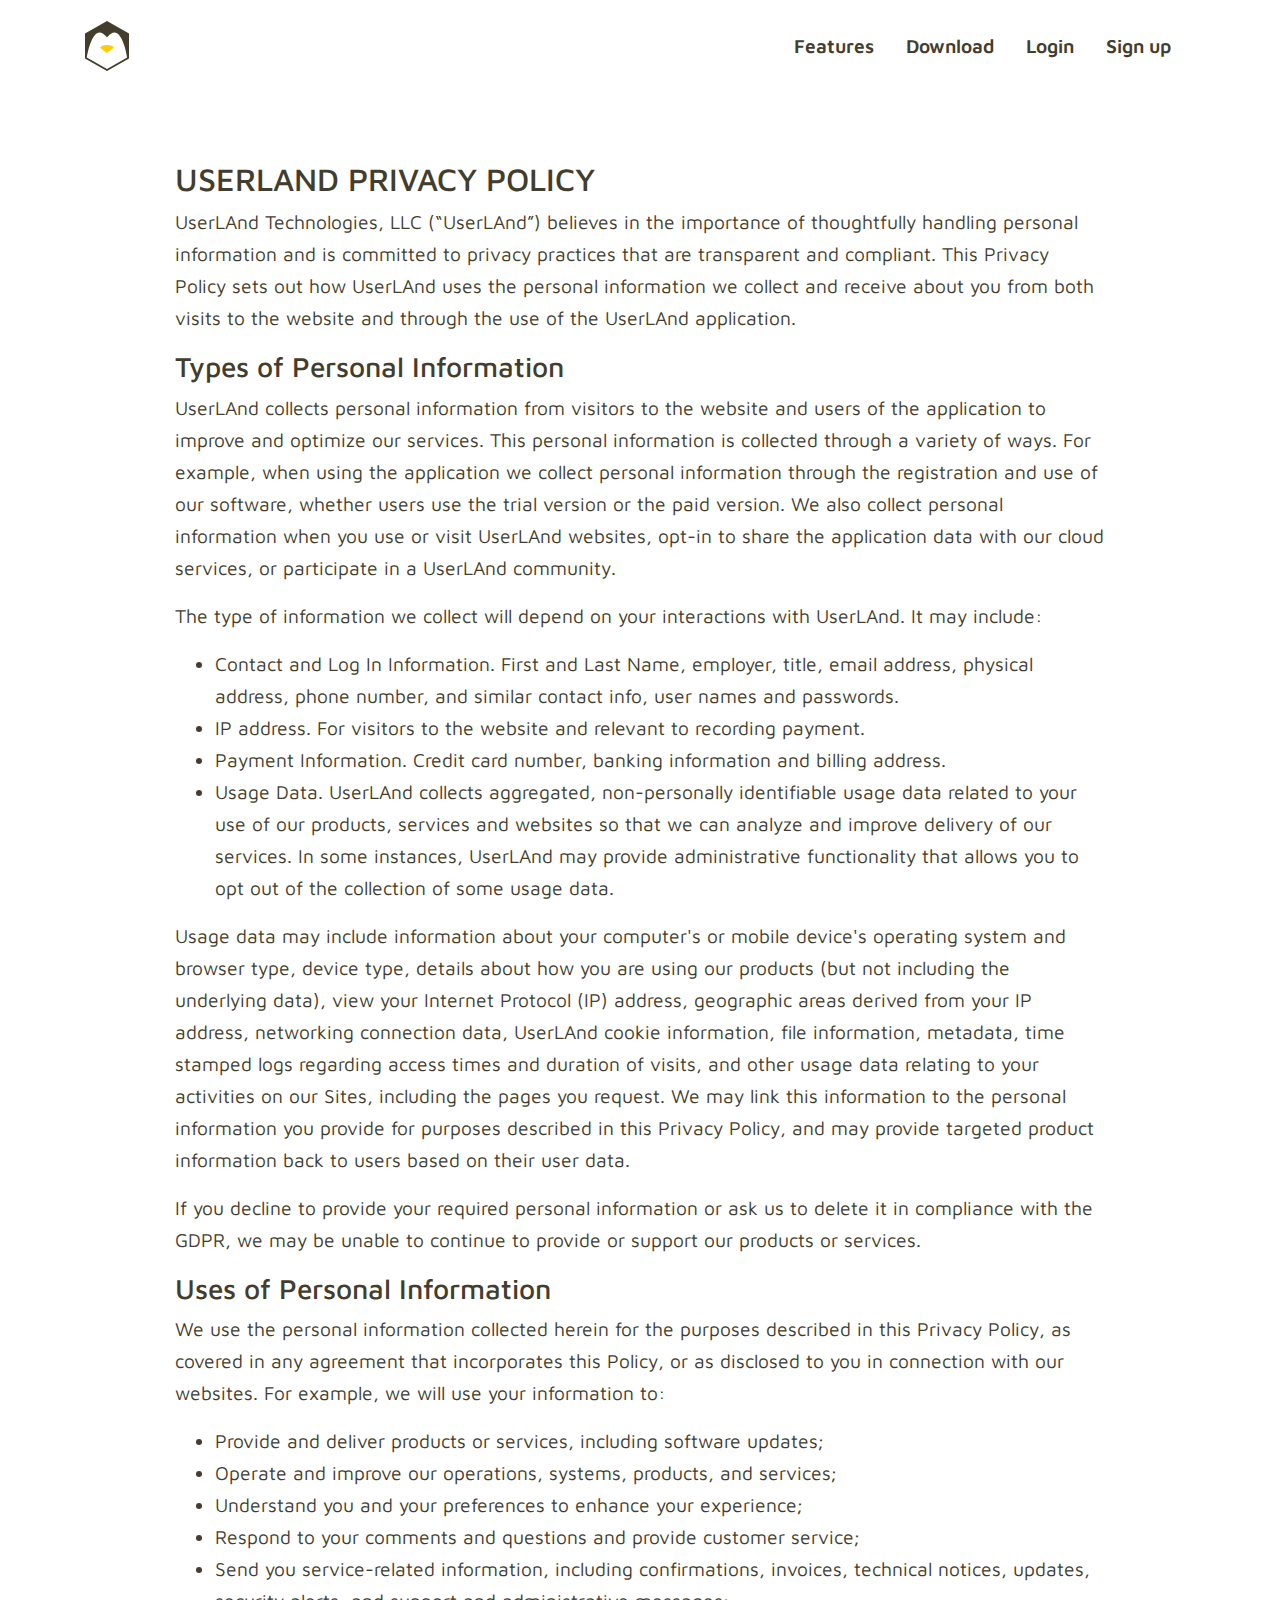
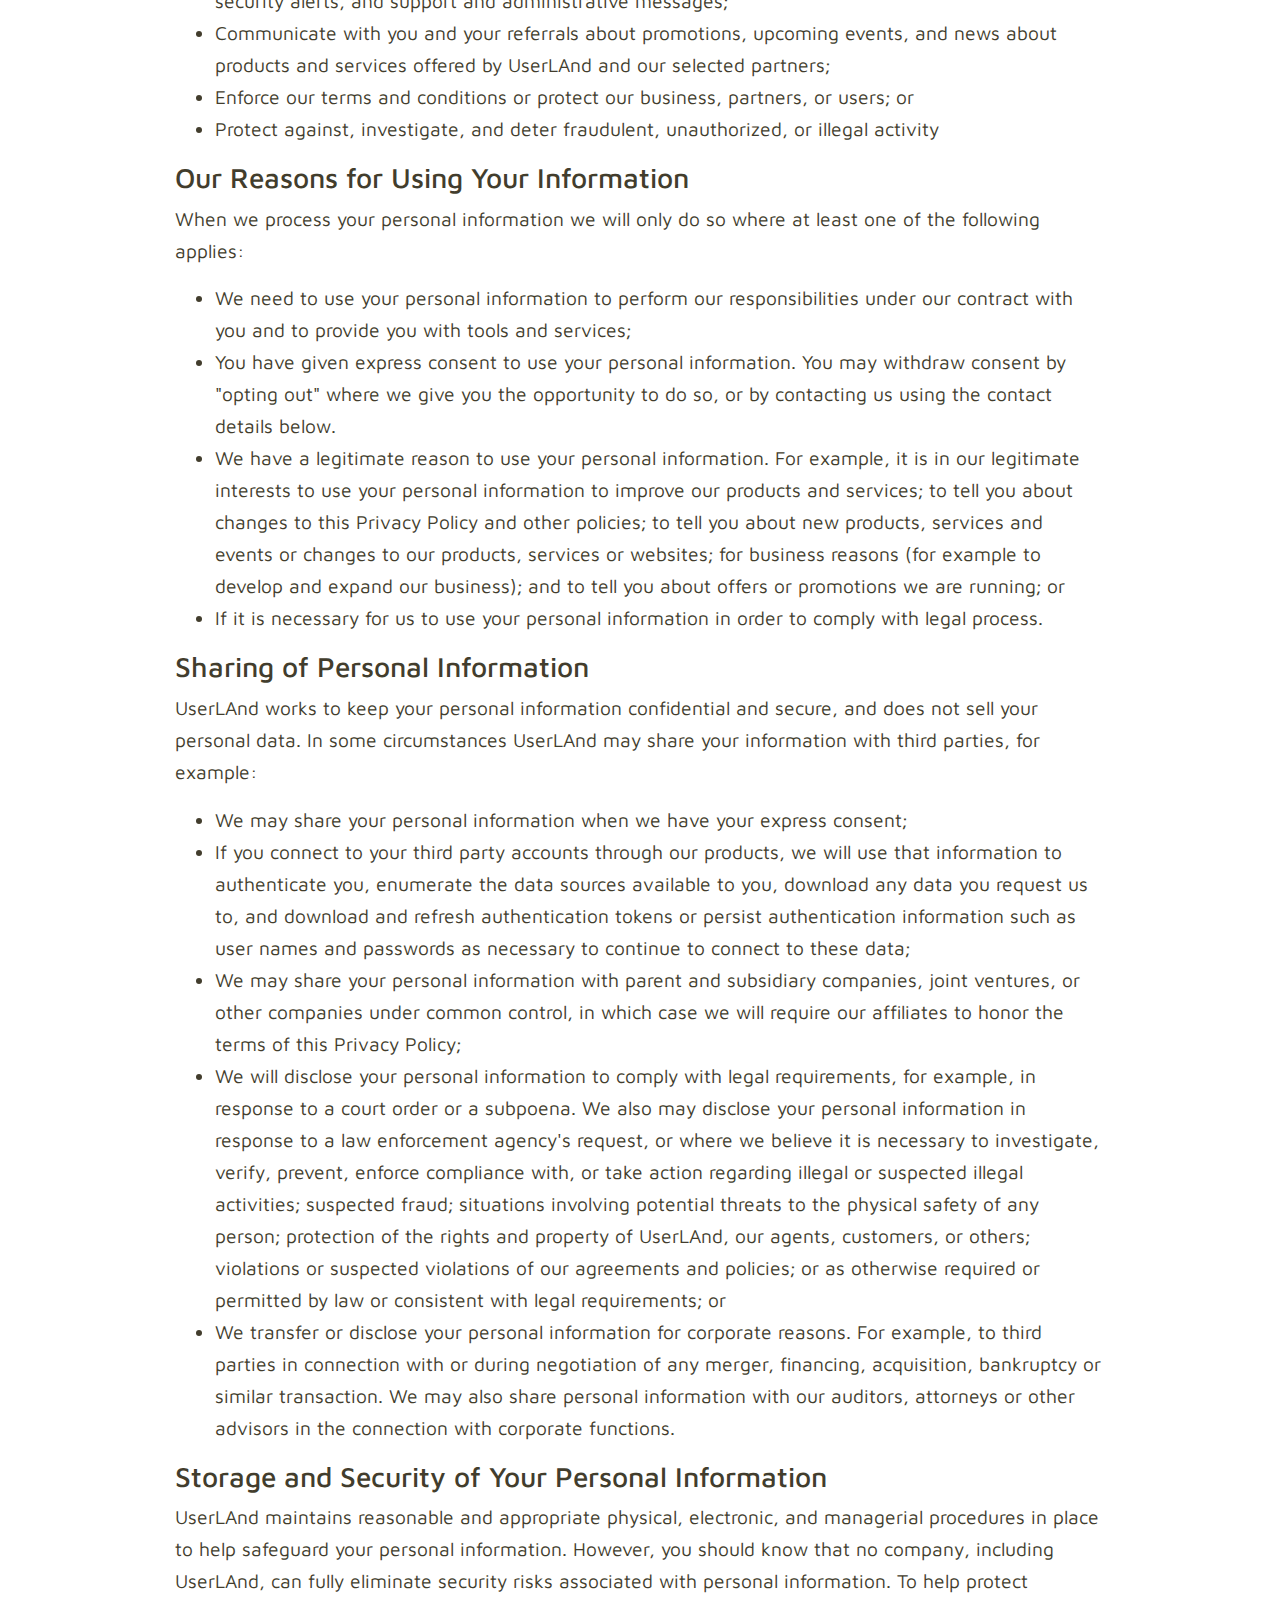
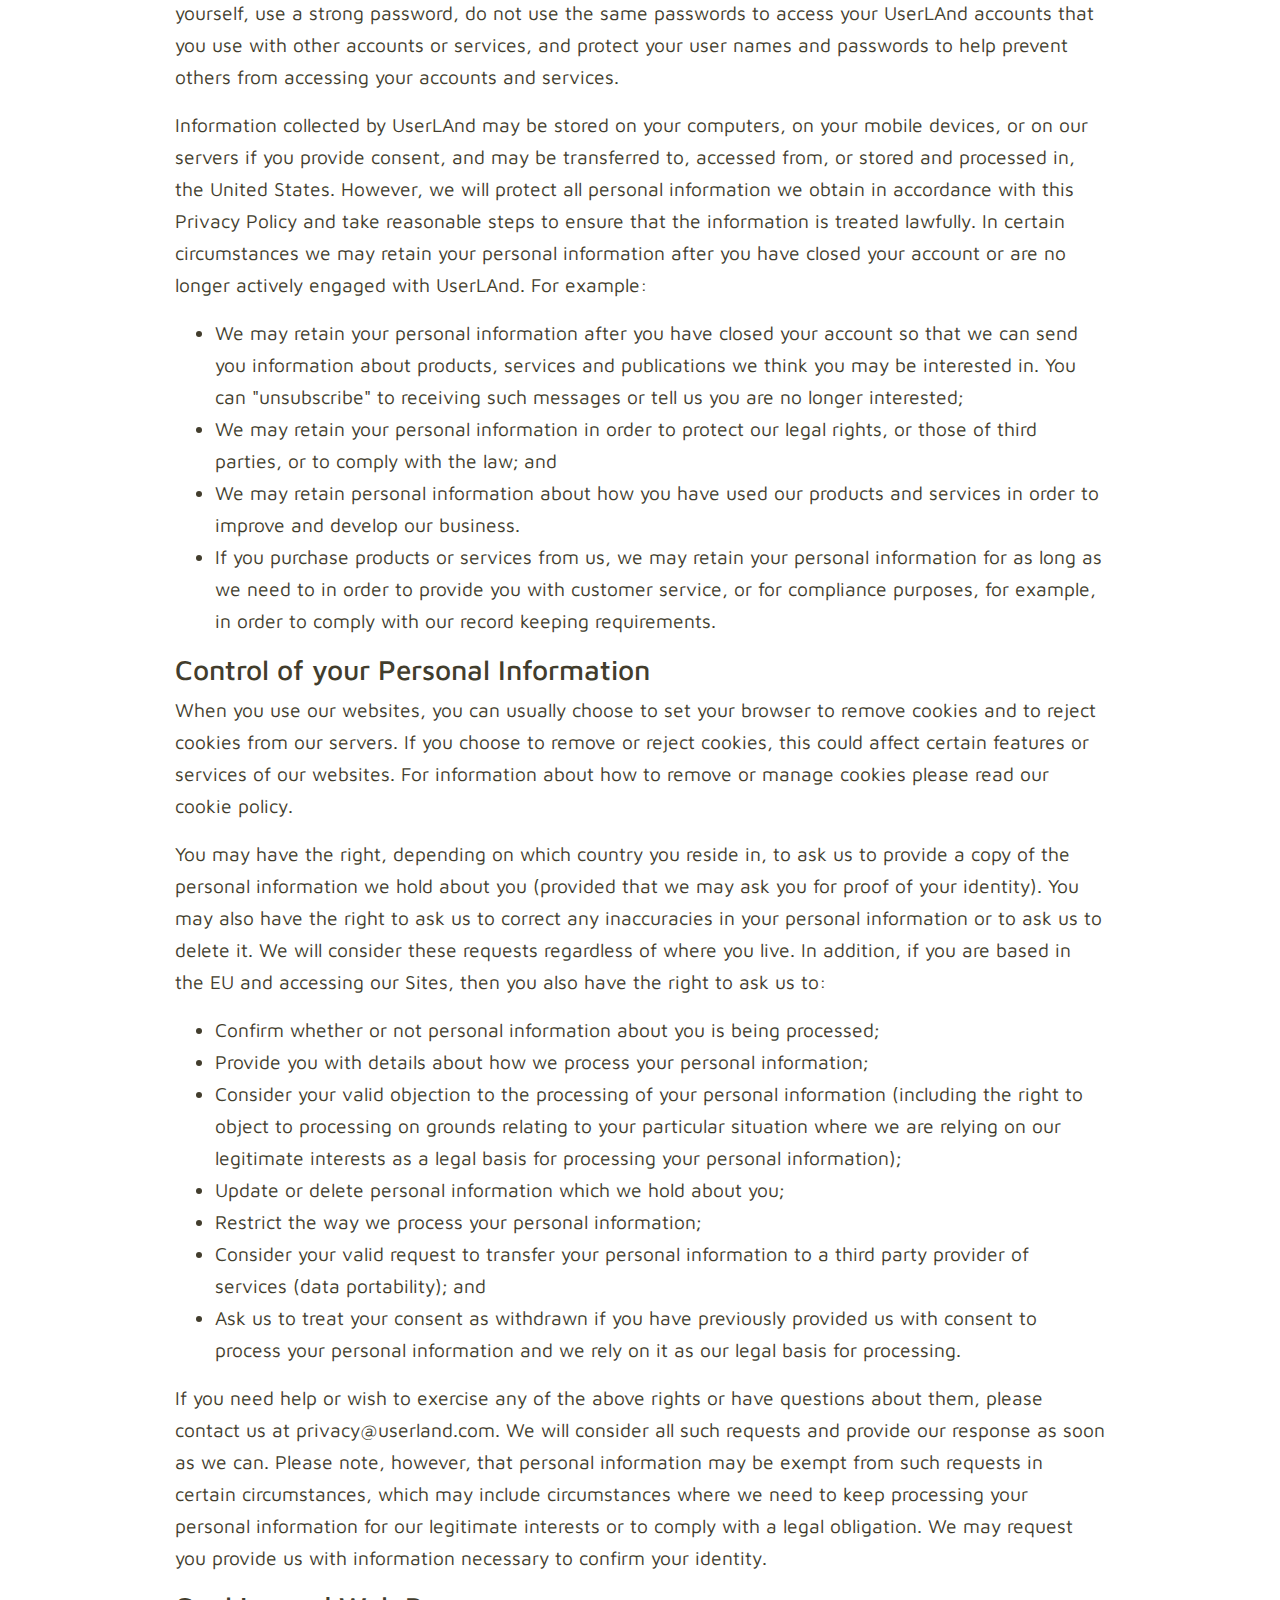
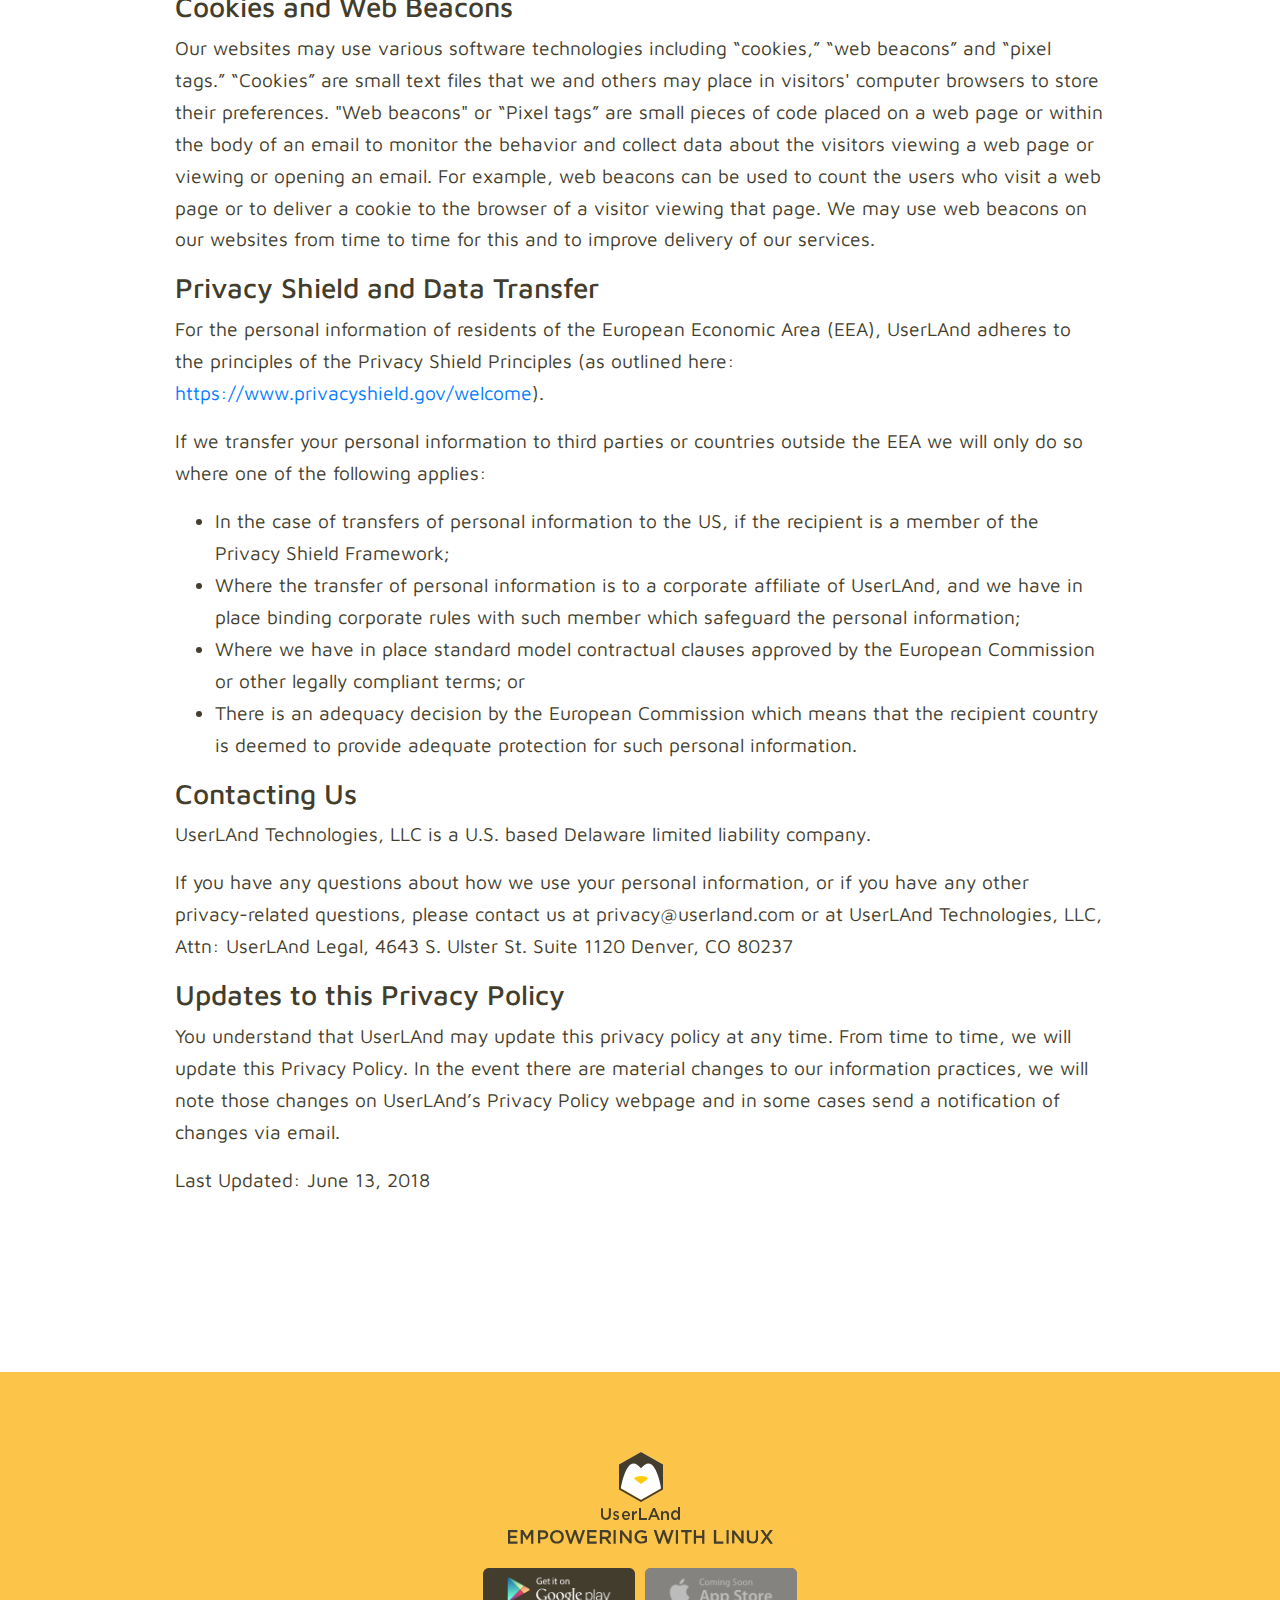
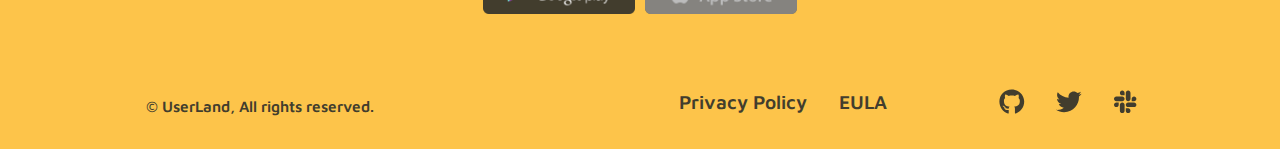
<file: privacy/index.html>
<!DOCTYPE html><html lang="en"><head><meta charSet="utf-8"/><meta http-equiv="x-ua-compatible" content="ie=edge"/><meta name="viewport" content="width=device-width, initial-scale=1, shrink-to-fit=no"/><style data-href="/styles.85f31be211428330cc62.css">@import url(https://fonts.googleapis.com/css?family=Maven+Pro:400,500,700,900);@import url(https://fonts.googleapis.com/css?family=Signika:700);.notfound{height:60vh;min-height:25rem;display:flex;flex-direction:column;justify-content:center;align-items:center}.notfound__body{text-align:center}.notfound__body h1{font-size:10rem}.notfound__body p{font-size:1.5rem}.download-module--download--1Zm43{position:relative;text-align:center;margin-bottom:7rem}.download-module--download__btn--VraNa{text-transform:none;font-weight:600!important}.download-module--download__list--QSfTA{margin:0 0 5rem;padding:0;list-style:none;display:flex;justify-content:space-between;flex-wrap:wrap}@media screen and (min-width:769px){.download-module--download__list--QSfTA{width:90%;margin-left:auto;margin-right:auto;justify-content:space-around}}.download-module--platform__logo--2qoaA{margin-bottom:1rem;width:50px;height:auto}.download-module--platform__alternatives--3TCNM{display:none}.download-module--platform--2O5YU .download-module--icon--3o1Qu{width:7rem;height:7rem;display:flex;flex-direction:column;justify-content:center;align-items:center;border-radius:1.3rem;cursor:pointer;-webkit-transition:all .2s ease;transition:all .2s ease}.download-module--platform--2O5YU .download-module--icon--3o1Qu h6{margin:0;color:#ebebeb;font-weight:600}.download-module--platform--2O5YU .download-module--icon__shape--17SaR{fill:#ebebeb}@media screen and (min-width:510px){.download-module--platform--2O5YU .download-module--icon--3o1Qu{width:10rem;height:10rem}}.download-module--platform_active--1mCCZ .download-module--platform__alternatives--3TCNM{text-align:center;text-decoration:underline;margin-top:1rem;display:block;max-width:10rem}.download-module--platform_active--1mCCZ .download-module--platform__alternatives--3TCNM a{font-weight:400;display:block;color:#ffcc05}@media screen and (min-width:991px){.download-module--platform_active--1mCCZ .download-module--platform__alternatives--3TCNM a{display:inline-block}.download-module--platform_active--1mCCZ .download-module--platform__alternatives--3TCNM a:not(:last-child){margin-right:.8rem}}.download-module--platform--2O5YU .download-module--icon--3o1Qu:hover,.download-module--platform_active--1mCCZ .download-module--icon--3o1Qu{background:#ffdf7b}.download-module--platform--2O5YU .download-module--icon--3o1Qu:hover h6,.download-module--platform_active--1mCCZ .download-module--icon--3o1Qu h6{color:#fff}.download-module--platform--2O5YU .download-module--icon--3o1Qu:hover .download-module--icon__shape--17SaR,.download-module--platform_active--1mCCZ .download-module--icon--3o1Qu .download-module--icon__shape--17SaR{fill:#fff}.download-module--setup--2X8Rn{display:block;margin-bottom:7rem}.download-module--setup__steps--6wun0{list-style:none;display:block;padding-left:0}.download-module--step--3_kyg{margin-bottom:4rem}.download-module--step__head--1uRq4{margin-bottom:.7rem;font-family:inherit}.download-module--step__head--1uRq4 span{font-family:inherit;color:#fdc44a;margin-right:.3rem}.download-module--step__head--1uRq4 h3{position:relative;font-size:1.4rem}.download-module--step--3_kyg .download-module--code--1VtrB:not(:last-child),.download-module--step--3_kyg a:not(:last-child),.download-module--step--3_kyg p:not(:last-child){margin-bottom:1rem}@media screen and (min-width:769px){.download-module--step--3_kyg{width:70%;max-width:40rem;margin-left:auto;margin-right:auto}.download-module--step--3_kyg:not(:last-child){margin-bottom:7rem}.download-module--step--3_kyg span{position:absolute;left:-1.8rem;margin-right:0;top:0}}.download-module--code--1VtrB{display:inline-block;overflow-x:scroll;border-radius:6px;width:100%;background-color:#3c3c3c;padding:.5rem .8rem}.download-module--code--1VtrB code{color:#fff;padding:0;width:unset;white-space:nowrap}.default-page{padding:10rem 0;width:75%;margin:auto}.features-module--features--355cr{text-align:center}.features-module--features--355cr ul{padding:0 4rem;list-style:none;display:flex;flex-direction:column}.features-module--features--355cr li{margin-bottom:3rem;padding:0 1rem;border-radius:1rem}.features-module--features--355cr li img{height:70px;width:auto;margin-bottom:1.5rem}.features-module--features--355cr li h6{margin-bottom:.6rem;font-size:1.1rem;font-weight:700}@media screen and (min-width:575px){.features-module--features--355cr{text-align:left}.features-module--features--355cr ul{padding:0;flex-direction:row;flex-wrap:wrap;justify-content:space-between}.features-module--features--355cr li{margin-bottom:5rem;max-width:45%}}@media screen and (min-width:991px){.features-module--features--355cr li{max-width:30%}}@media screen and (min-width:1500px){.features-module--features--355cr li{max-width:23%}}.hero{position:relative;padding-top:33%;height:50rem;margin-bottom:4rem;overflow:hidden;background:linear-gradient(-135deg,#ffb751,#fdc149 29%,#ffd652 82%,#ffd900)}.hero:after{content:"";position:absolute;bottom:-1px;width:100%;height:100%;background:url([data-uri]) no-repeat 0 100%;background-size:100% 13vw}.hero__title{font-family:Signika,Maven Pro,sans-serif;font-size:2.7rem}.hero__body{position:relative;z-index:33}.hero__body p{margin-bottom:1.5rem;max-width:90%;font-weight:500}.hero__media{position:absolute;bottom:-5rem;width:30rem;right:-9rem}@media screen and (orientation:landscape){.hero{padding-top:33vh}}@media screen and (min-width:900px){.hero{padding-top:0;margin-bottom:0;display:flex;flex-direction:column;justify-content:center;height:95vh;max-height:56rem}.hero__title{font-size:3.7rem;max-width:50%}.hero__media{bottom:0;width:37rem;right:-12rem;height:auto}.hero__body p{width:50%}}@media screen and (min-width:995px){.hero>.container{position:relative}.hero__media{bottom:-14rem;right:-14rem;width:62vw}}@media screen and (min-width:1200px){.hero__media{bottom:-16rem;right:-16rem;width:60vw;max-width:51rem}}.features{padding-bottom:4rem;background:url([data-uri]) no-repeat bottom;background-size:100% 35%}@media screen and (min-width:992px){.features{background-size:100% 46%}}.feature{display:flex;flex-direction:column}.feature:not(:last-child){margin-bottom:10rem}.feature__title{display:inline-block;position:relative;align-self:baseline;font-size:1.7rem;font-weight:600;margin-bottom:1.4rem;letter-spacing:1px;text-transform:capitalize}.feature__title:after{content:"";position:absolute;top:-.5rem;left:0;width:15%;height:.5rem;background-color:#ffcc05}.feature__media{margin-right:auto;margin-left:auto;position:relative;left:0}.feature_horizontal{text-align:center}.feature_horizontal p{text-align:left}.feature_horizontal .feature__media{width:100%;margin-bottom:4rem}.feature_horizontal .feature__media img{-webkit-filter:drop-shadow(0 9px 30px rgba(193,181,199,.53));filter:drop-shadow(0 9px 30px rgba(193,181,199,.53))}.feature_vertical .feature__media{height:100vw;margin-top:4rem}.feature_vertical .feature__media img{width:auto;height:100%;-webkit-filter:drop-shadow(-9px 0 20px rgba(193,181,199,.53));filter:drop-shadow(-9px 0 20px rgba(193,181,199,.53))}@media screen and (min-width:575px){.feature_vertical .feature__media{height:35rem}}@media screen and (min-width:767px){.feature_horizontal .feature__media{width:35rem}}@media screen and (min-width:800px){.feature_vertical .feature__body,.feature_vertical .feature__media{margin-top:0;flex:0 0 50%}.feature_vertical .feature__body{margin-top:3rem}.feature_vertical{flex-direction:row-reverse}}@media screen and (min-width:992px){.feature{top:-5rem;position:relative}.feature_horizontal .feature__body{margin:auto;width:70%}.feature_vertical .feature__body{display:flex;flex-direction:column;justify-content:flex-end}.feature_vertical .feature__media{flex:0 0 30%}}@media screen and (min-width:1200px){.feature_vertical .feature__body{justify-content:center}}.jobs{padding-bottom:4rem}.jobs__hero{background:url(/static/jobs-117a4e29bc6a81e005475a41fa2fa1cc.jpg) no-repeat;background-size:cover;height:35rem}.jobs__hero>.container{position:relative;z-index:99}.jobs__hero:before{content:"";position:absolute;top:0;left:0;width:100%;height:100%;pointer-events:none;opacity:.7;background:linear-gradient(-135deg,#ffb751,#fdc149 29%,#ffd652 82%,#ffd900)}.jobs__hero .hero__title{border-left:8px solid #fff;padding:0 0 0 1rem}.jobs__section>ul{padding:0;list-style:none}.job{margin-top:5rem}.job__head{margin-bottom:1rem}.job:not(:last-child){border-bottom:2px solid hsla(0,0%,93.7%,.9);padding-bottom:3rem}.job__requirements{margin-bottom:2rem}.job__requirements li{margin-bottom:.4rem}

/*!
 * Bootstrap v4.3.1 (https://getbootstrap.com/)
 * Copyright 2011-2019 The Bootstrap Authors
 * Copyright 2011-2019 Twitter, Inc.
 * Licensed under MIT (https://github.com/twbs/bootstrap/blob/master/LICENSE)
 */:root{--blue:#007bff;--indigo:#6610f2;--purple:#6f42c1;--pink:#e83e8c;--red:#dc3545;--orange:#fd7e14;--yellow:#ffc107;--green:#28a745;--teal:#20c997;--cyan:#17a2b8;--white:#fff;--gray:#6c757d;--gray-dark:#343a40;--primary:#007bff;--secondary:#6c757d;--success:#28a745;--info:#17a2b8;--warning:#ffc107;--danger:#dc3545;--light:#f8f9fa;--dark:#343a40;--breakpoint-xs:0;--breakpoint-sm:576px;--breakpoint-md:768px;--breakpoint-lg:992px;--breakpoint-xl:1200px;--font-family-sans-serif:-apple-system,BlinkMacSystemFont,"Segoe UI",Roboto,"Helvetica Neue",Arial,"Noto Sans",sans-serif,"Apple Color Emoji","Segoe UI Emoji","Segoe UI Symbol","Noto Color Emoji";--font-family-monospace:SFMono-Regular,Menlo,Monaco,Consolas,"Liberation Mono","Courier New",monospace}*,:after,:before{box-sizing:border-box}html{font-family:sans-serif;line-height:1.15;-webkit-text-size-adjust:100%;-webkit-tap-highlight-color:transparent}article,aside,figcaption,figure,footer,header,hgroup,main,nav,section{display:block}body{font-family:-apple-system,BlinkMacSystemFont,Segoe UI,Roboto,Helvetica Neue,Arial,Noto Sans,sans-serif,Apple Color Emoji,Segoe UI Emoji,Segoe UI Symbol,Noto Color Emoji;font-size:1rem;font-weight:400;line-height:1.5;color:#212529;text-align:left;background-color:#fff}[tabindex="-1"]:focus{outline:0!important}hr{box-sizing:content-box;height:0;overflow:visible}h1,h2,h3,h4,h5,h6{margin-top:0;margin-bottom:.5rem}p{margin-top:0;margin-bottom:1rem}abbr[data-original-title],abbr[title]{text-decoration:underline;-webkit-text-decoration:underline dotted;text-decoration:underline dotted;cursor:help;border-bottom:0;-webkit-text-decoration-skip-ink:none;text-decoration-skip-ink:none}address{font-style:normal;line-height:inherit}address,dl,ol,ul{margin-bottom:1rem}dl,ol,ul{margin-top:0}ol ol,ol ul,ul ol,ul ul{margin-bottom:0}dt{font-weight:700}dd{margin-bottom:.5rem;margin-left:0}blockquote{margin:0 0 1rem}b,strong{font-weight:bolder}small{font-size:80%}sub,sup{position:relative;font-size:75%;line-height:0;vertical-align:baseline}sub{bottom:-.25em}sup{top:-.5em}a{color:#007bff;text-decoration:none;background-color:transparent}a:hover{color:#0056b3;text-decoration:underline}a:not([href]):not([tabindex]),a:not([href]):not([tabindex]):focus,a:not([href]):not([tabindex]):hover{color:inherit;text-decoration:none}a:not([href]):not([tabindex]):focus{outline:0}code,kbd,pre,samp{font-family:SFMono-Regular,Menlo,Monaco,Consolas,Liberation Mono,Courier New,monospace;font-size:1em}pre{margin-top:0;margin-bottom:1rem;overflow:auto}figure{margin:0 0 1rem}img{border-style:none}img,svg{vertical-align:middle}svg{overflow:hidden}table{border-collapse:collapse}caption{padding-top:.75rem;padding-bottom:.75rem;color:#6c757d;text-align:left;caption-side:bottom}th{text-align:inherit}label{display:inline-block;margin-bottom:.5rem}button{border-radius:0}button:focus{outline:1px dotted;outline:5px auto -webkit-focus-ring-color}button,input,optgroup,select,textarea{margin:0;font-family:inherit;font-size:inherit;line-height:inherit}button,input{overflow:visible}button,select{text-transform:none}select{word-wrap:normal}[type=button],[type=reset],[type=submit],button{-webkit-appearance:button}[type=button]:not(:disabled),[type=reset]:not(:disabled),[type=submit]:not(:disabled),button:not(:disabled){cursor:pointer}[type=button]::-moz-focus-inner,[type=reset]::-moz-focus-inner,[type=submit]::-moz-focus-inner,button::-moz-focus-inner{padding:0;border-style:none}input[type=checkbox],input[type=radio]{box-sizing:border-box;padding:0}input[type=date],input[type=datetime-local],input[type=month],input[type=time]{-webkit-appearance:listbox}textarea{overflow:auto;resize:vertical}fieldset{min-width:0;padding:0;margin:0;border:0}legend{display:block;width:100%;max-width:100%;padding:0;margin-bottom:.5rem;font-size:1.5rem;line-height:inherit;color:inherit;white-space:normal}progress{vertical-align:baseline}[type=number]::-webkit-inner-spin-button,[type=number]::-webkit-outer-spin-button{height:auto}[type=search]{outline-offset:-2px;-webkit-appearance:none}[type=search]::-webkit-search-decoration{-webkit-appearance:none}::-webkit-file-upload-button{font:inherit;-webkit-appearance:button}output{display:inline-block}summary{display:list-item;cursor:pointer}template{display:none}[hidden]{display:none!important}.h1,.h2,.h3,.h4,.h5,.h6,h1,h2,h3,h4,h5,h6{margin-bottom:.5rem;font-weight:500;line-height:1.2}.h1,h1{font-size:2.5rem}.h2,h2{font-size:2rem}.h3,h3{font-size:1.75rem}.h4,h4{font-size:1.5rem}.h5,h5{font-size:1.25rem}.h6,h6{font-size:1rem}.lead{font-size:1.25rem;font-weight:300}.display-1{font-size:6rem}.display-1,.display-2{font-weight:300;line-height:1.2}.display-2{font-size:5.5rem}.display-3{font-size:4.5rem}.display-3,.display-4{font-weight:300;line-height:1.2}.display-4{font-size:3.5rem}hr{margin-top:1rem;margin-bottom:1rem;border:0;border-top:1px solid rgba(0,0,0,.1)}.small,small{font-size:80%;font-weight:400}.mark,mark{padding:.2em;background-color:#fcf8e3}.list-inline,.list-unstyled{padding-left:0;list-style:none}.list-inline-item{display:inline-block}.list-inline-item:not(:last-child){margin-right:.5rem}.initialism{font-size:90%;text-transform:uppercase}.blockquote{margin-bottom:1rem;font-size:1.25rem}.blockquote-footer{display:block;font-size:80%;color:#6c757d}.blockquote-footer:before{content:"\2014\A0"}.img-fluid,.img-thumbnail{max-width:100%;height:auto}.img-thumbnail{padding:.25rem;background-color:#fff;border:1px solid #dee2e6;border-radius:.25rem}.figure{display:inline-block}.figure-img{margin-bottom:.5rem;line-height:1}.figure-caption{font-size:90%;color:#6c757d}code{font-size:87.5%;color:#e83e8c;word-break:break-word}a>code{color:inherit}kbd{padding:.2rem .4rem;font-size:87.5%;color:#fff;background-color:#212529;border-radius:.2rem}kbd kbd{padding:0;font-size:100%;font-weight:700}pre{display:block;font-size:87.5%;color:#212529}pre code{font-size:inherit;color:inherit;word-break:normal}.pre-scrollable{max-height:340px;overflow-y:scroll}.container{width:100%;padding-right:15px;padding-left:15px;margin-right:auto;margin-left:auto}@media (min-width:576px){.container{max-width:540px}}@media (min-width:768px){.container{max-width:720px}}@media (min-width:992px){.container{max-width:960px}}@media (min-width:1200px){.container{max-width:1140px}}.container-fluid{width:100%;padding-right:15px;padding-left:15px;margin-right:auto;margin-left:auto}.row{display:flex;flex-wrap:wrap;margin-right:-15px;margin-left:-15px}.no-gutters{margin-right:0;margin-left:0}.no-gutters>.col,.no-gutters>[class*=col-]{padding-right:0;padding-left:0}.col,.col-1,.col-2,.col-3,.col-4,.col-5,.col-6,.col-7,.col-8,.col-9,.col-10,.col-11,.col-12,.col-auto,.col-lg,.col-lg-1,.col-lg-2,.col-lg-3,.col-lg-4,.col-lg-5,.col-lg-6,.col-lg-7,.col-lg-8,.col-lg-9,.col-lg-10,.col-lg-11,.col-lg-12,.col-lg-auto,.col-md,.col-md-1,.col-md-2,.col-md-3,.col-md-4,.col-md-5,.col-md-6,.col-md-7,.col-md-8,.col-md-9,.col-md-10,.col-md-11,.col-md-12,.col-md-auto,.col-sm,.col-sm-1,.col-sm-2,.col-sm-3,.col-sm-4,.col-sm-5,.col-sm-6,.col-sm-7,.col-sm-8,.col-sm-9,.col-sm-10,.col-sm-11,.col-sm-12,.col-sm-auto,.col-xl,.col-xl-1,.col-xl-2,.col-xl-3,.col-xl-4,.col-xl-5,.col-xl-6,.col-xl-7,.col-xl-8,.col-xl-9,.col-xl-10,.col-xl-11,.col-xl-12,.col-xl-auto{position:relative;width:100%;padding-right:15px;padding-left:15px}.col{flex-basis:0;flex-grow:1;max-width:100%}.col-auto{flex:0 0 auto;width:auto;max-width:100%}.col-1{flex:0 0 8.333333%;max-width:8.333333%}.col-2{flex:0 0 16.666667%;max-width:16.666667%}.col-3{flex:0 0 25%;max-width:25%}.col-4{flex:0 0 33.333333%;max-width:33.333333%}.col-5{flex:0 0 41.666667%;max-width:41.666667%}.col-6{flex:0 0 50%;max-width:50%}.col-7{flex:0 0 58.333333%;max-width:58.333333%}.col-8{flex:0 0 66.666667%;max-width:66.666667%}.col-9{flex:0 0 75%;max-width:75%}.col-10{flex:0 0 83.333333%;max-width:83.333333%}.col-11{flex:0 0 91.666667%;max-width:91.666667%}.col-12{flex:0 0 100%;max-width:100%}.order-first{order:-1}.order-last{order:13}.order-0{order:0}.order-1{order:1}.order-2{order:2}.order-3{order:3}.order-4{order:4}.order-5{order:5}.order-6{order:6}.order-7{order:7}.order-8{order:8}.order-9{order:9}.order-10{order:10}.order-11{order:11}.order-12{order:12}.offset-1{margin-left:8.333333%}.offset-2{margin-left:16.666667%}.offset-3{margin-left:25%}.offset-4{margin-left:33.333333%}.offset-5{margin-left:41.666667%}.offset-6{margin-left:50%}.offset-7{margin-left:58.333333%}.offset-8{margin-left:66.666667%}.offset-9{margin-left:75%}.offset-10{margin-left:83.333333%}.offset-11{margin-left:91.666667%}@media (min-width:576px){.col-sm{flex-basis:0;flex-grow:1;max-width:100%}.col-sm-auto{flex:0 0 auto;width:auto;max-width:100%}.col-sm-1{flex:0 0 8.333333%;max-width:8.333333%}.col-sm-2{flex:0 0 16.666667%;max-width:16.666667%}.col-sm-3{flex:0 0 25%;max-width:25%}.col-sm-4{flex:0 0 33.333333%;max-width:33.333333%}.col-sm-5{flex:0 0 41.666667%;max-width:41.666667%}.col-sm-6{flex:0 0 50%;max-width:50%}.col-sm-7{flex:0 0 58.333333%;max-width:58.333333%}.col-sm-8{flex:0 0 66.666667%;max-width:66.666667%}.col-sm-9{flex:0 0 75%;max-width:75%}.col-sm-10{flex:0 0 83.333333%;max-width:83.333333%}.col-sm-11{flex:0 0 91.666667%;max-width:91.666667%}.col-sm-12{flex:0 0 100%;max-width:100%}.order-sm-first{order:-1}.order-sm-last{order:13}.order-sm-0{order:0}.order-sm-1{order:1}.order-sm-2{order:2}.order-sm-3{order:3}.order-sm-4{order:4}.order-sm-5{order:5}.order-sm-6{order:6}.order-sm-7{order:7}.order-sm-8{order:8}.order-sm-9{order:9}.order-sm-10{order:10}.order-sm-11{order:11}.order-sm-12{order:12}.offset-sm-0{margin-left:0}.offset-sm-1{margin-left:8.333333%}.offset-sm-2{margin-left:16.666667%}.offset-sm-3{margin-left:25%}.offset-sm-4{margin-left:33.333333%}.offset-sm-5{margin-left:41.666667%}.offset-sm-6{margin-left:50%}.offset-sm-7{margin-left:58.333333%}.offset-sm-8{margin-left:66.666667%}.offset-sm-9{margin-left:75%}.offset-sm-10{margin-left:83.333333%}.offset-sm-11{margin-left:91.666667%}}@media (min-width:768px){.col-md{flex-basis:0;flex-grow:1;max-width:100%}.col-md-auto{flex:0 0 auto;width:auto;max-width:100%}.col-md-1{flex:0 0 8.333333%;max-width:8.333333%}.col-md-2{flex:0 0 16.666667%;max-width:16.666667%}.col-md-3{flex:0 0 25%;max-width:25%}.col-md-4{flex:0 0 33.333333%;max-width:33.333333%}.col-md-5{flex:0 0 41.666667%;max-width:41.666667%}.col-md-6{flex:0 0 50%;max-width:50%}.col-md-7{flex:0 0 58.333333%;max-width:58.333333%}.col-md-8{flex:0 0 66.666667%;max-width:66.666667%}.col-md-9{flex:0 0 75%;max-width:75%}.col-md-10{flex:0 0 83.333333%;max-width:83.333333%}.col-md-11{flex:0 0 91.666667%;max-width:91.666667%}.col-md-12{flex:0 0 100%;max-width:100%}.order-md-first{order:-1}.order-md-last{order:13}.order-md-0{order:0}.order-md-1{order:1}.order-md-2{order:2}.order-md-3{order:3}.order-md-4{order:4}.order-md-5{order:5}.order-md-6{order:6}.order-md-7{order:7}.order-md-8{order:8}.order-md-9{order:9}.order-md-10{order:10}.order-md-11{order:11}.order-md-12{order:12}.offset-md-0{margin-left:0}.offset-md-1{margin-left:8.333333%}.offset-md-2{margin-left:16.666667%}.offset-md-3{margin-left:25%}.offset-md-4{margin-left:33.333333%}.offset-md-5{margin-left:41.666667%}.offset-md-6{margin-left:50%}.offset-md-7{margin-left:58.333333%}.offset-md-8{margin-left:66.666667%}.offset-md-9{margin-left:75%}.offset-md-10{margin-left:83.333333%}.offset-md-11{margin-left:91.666667%}}@media (min-width:992px){.col-lg{flex-basis:0;flex-grow:1;max-width:100%}.col-lg-auto{flex:0 0 auto;width:auto;max-width:100%}.col-lg-1{flex:0 0 8.333333%;max-width:8.333333%}.col-lg-2{flex:0 0 16.666667%;max-width:16.666667%}.col-lg-3{flex:0 0 25%;max-width:25%}.col-lg-4{flex:0 0 33.333333%;max-width:33.333333%}.col-lg-5{flex:0 0 41.666667%;max-width:41.666667%}.col-lg-6{flex:0 0 50%;max-width:50%}.col-lg-7{flex:0 0 58.333333%;max-width:58.333333%}.col-lg-8{flex:0 0 66.666667%;max-width:66.666667%}.col-lg-9{flex:0 0 75%;max-width:75%}.col-lg-10{flex:0 0 83.333333%;max-width:83.333333%}.col-lg-11{flex:0 0 91.666667%;max-width:91.666667%}.col-lg-12{flex:0 0 100%;max-width:100%}.order-lg-first{order:-1}.order-lg-last{order:13}.order-lg-0{order:0}.order-lg-1{order:1}.order-lg-2{order:2}.order-lg-3{order:3}.order-lg-4{order:4}.order-lg-5{order:5}.order-lg-6{order:6}.order-lg-7{order:7}.order-lg-8{order:8}.order-lg-9{order:9}.order-lg-10{order:10}.order-lg-11{order:11}.order-lg-12{order:12}.offset-lg-0{margin-left:0}.offset-lg-1{margin-left:8.333333%}.offset-lg-2{margin-left:16.666667%}.offset-lg-3{margin-left:25%}.offset-lg-4{margin-left:33.333333%}.offset-lg-5{margin-left:41.666667%}.offset-lg-6{margin-left:50%}.offset-lg-7{margin-left:58.333333%}.offset-lg-8{margin-left:66.666667%}.offset-lg-9{margin-left:75%}.offset-lg-10{margin-left:83.333333%}.offset-lg-11{margin-left:91.666667%}}@media (min-width:1200px){.col-xl{flex-basis:0;flex-grow:1;max-width:100%}.col-xl-auto{flex:0 0 auto;width:auto;max-width:100%}.col-xl-1{flex:0 0 8.333333%;max-width:8.333333%}.col-xl-2{flex:0 0 16.666667%;max-width:16.666667%}.col-xl-3{flex:0 0 25%;max-width:25%}.col-xl-4{flex:0 0 33.333333%;max-width:33.333333%}.col-xl-5{flex:0 0 41.666667%;max-width:41.666667%}.col-xl-6{flex:0 0 50%;max-width:50%}.col-xl-7{flex:0 0 58.333333%;max-width:58.333333%}.col-xl-8{flex:0 0 66.666667%;max-width:66.666667%}.col-xl-9{flex:0 0 75%;max-width:75%}.col-xl-10{flex:0 0 83.333333%;max-width:83.333333%}.col-xl-11{flex:0 0 91.666667%;max-width:91.666667%}.col-xl-12{flex:0 0 100%;max-width:100%}.order-xl-first{order:-1}.order-xl-last{order:13}.order-xl-0{order:0}.order-xl-1{order:1}.order-xl-2{order:2}.order-xl-3{order:3}.order-xl-4{order:4}.order-xl-5{order:5}.order-xl-6{order:6}.order-xl-7{order:7}.order-xl-8{order:8}.order-xl-9{order:9}.order-xl-10{order:10}.order-xl-11{order:11}.order-xl-12{order:12}.offset-xl-0{margin-left:0}.offset-xl-1{margin-left:8.333333%}.offset-xl-2{margin-left:16.666667%}.offset-xl-3{margin-left:25%}.offset-xl-4{margin-left:33.333333%}.offset-xl-5{margin-left:41.666667%}.offset-xl-6{margin-left:50%}.offset-xl-7{margin-left:58.333333%}.offset-xl-8{margin-left:66.666667%}.offset-xl-9{margin-left:75%}.offset-xl-10{margin-left:83.333333%}.offset-xl-11{margin-left:91.666667%}}.table{width:100%;margin-bottom:1rem;color:#212529}.table td,.table th{padding:.75rem;vertical-align:top;border-top:1px solid #dee2e6}.table thead th{vertical-align:bottom;border-bottom:2px solid #dee2e6}.table tbody+tbody{border-top:2px solid #dee2e6}.table-sm td,.table-sm th{padding:.3rem}.table-bordered,.table-bordered td,.table-bordered th{border:1px solid #dee2e6}.table-bordered thead td,.table-bordered thead th{border-bottom-width:2px}.table-borderless tbody+tbody,.table-borderless td,.table-borderless th,.table-borderless thead th{border:0}.table-striped tbody tr:nth-of-type(odd){background-color:rgba(0,0,0,.05)}.table-hover tbody tr:hover{color:#212529;background-color:rgba(0,0,0,.075)}.table-primary,.table-primary>td,.table-primary>th{background-color:#b8daff}.table-primary tbody+tbody,.table-primary td,.table-primary th,.table-primary thead th{border-color:#7abaff}.table-hover .table-primary:hover,.table-hover .table-primary:hover>td,.table-hover .table-primary:hover>th{background-color:#9fcdff}.table-secondary,.table-secondary>td,.table-secondary>th{background-color:#d6d8db}.table-secondary tbody+tbody,.table-secondary td,.table-secondary th,.table-secondary thead th{border-color:#b3b7bb}.table-hover .table-secondary:hover,.table-hover .table-secondary:hover>td,.table-hover .table-secondary:hover>th{background-color:#c8cbcf}.table-success,.table-success>td,.table-success>th{background-color:#c3e6cb}.table-success tbody+tbody,.table-success td,.table-success th,.table-success thead th{border-color:#8fd19e}.table-hover .table-success:hover,.table-hover .table-success:hover>td,.table-hover .table-success:hover>th{background-color:#b1dfbb}.table-info,.table-info>td,.table-info>th{background-color:#bee5eb}.table-info tbody+tbody,.table-info td,.table-info th,.table-info thead th{border-color:#86cfda}.table-hover .table-info:hover,.table-hover .table-info:hover>td,.table-hover .table-info:hover>th{background-color:#abdde5}.table-warning,.table-warning>td,.table-warning>th{background-color:#ffeeba}.table-warning tbody+tbody,.table-warning td,.table-warning th,.table-warning thead th{border-color:#ffdf7e}.table-hover .table-warning:hover,.table-hover .table-warning:hover>td,.table-hover .table-warning:hover>th{background-color:#ffe8a1}.table-danger,.table-danger>td,.table-danger>th{background-color:#f5c6cb}.table-danger tbody+tbody,.table-danger td,.table-danger th,.table-danger thead th{border-color:#ed969e}.table-hover .table-danger:hover,.table-hover .table-danger:hover>td,.table-hover .table-danger:hover>th{background-color:#f1b0b7}.table-light,.table-light>td,.table-light>th{background-color:#fdfdfe}.table-light tbody+tbody,.table-light td,.table-light th,.table-light thead th{border-color:#fbfcfc}.table-hover .table-light:hover,.table-hover .table-light:hover>td,.table-hover .table-light:hover>th{background-color:#ececf6}.table-dark,.table-dark>td,.table-dark>th{background-color:#c6c8ca}.table-dark tbody+tbody,.table-dark td,.table-dark th,.table-dark thead th{border-color:#95999c}.table-hover .table-dark:hover,.table-hover .table-dark:hover>td,.table-hover .table-dark:hover>th{background-color:#b9bbbe}.table-active,.table-active>td,.table-active>th,.table-hover .table-active:hover,.table-hover .table-active:hover>td,.table-hover .table-active:hover>th{background-color:rgba(0,0,0,.075)}.table .thead-dark th{color:#fff;background-color:#343a40;border-color:#454d55}.table .thead-light th{color:#495057;background-color:#e9ecef;border-color:#dee2e6}.table-dark{color:#fff;background-color:#343a40}.table-dark td,.table-dark th,.table-dark thead th{border-color:#454d55}.table-dark.table-bordered{border:0}.table-dark.table-striped tbody tr:nth-of-type(odd){background-color:hsla(0,0%,100%,.05)}.table-dark.table-hover tbody tr:hover{color:#fff;background-color:hsla(0,0%,100%,.075)}@media (max-width:575.98px){.table-responsive-sm{display:block;width:100%;overflow-x:auto;-webkit-overflow-scrolling:touch}.table-responsive-sm>.table-bordered{border:0}}@media (max-width:767.98px){.table-responsive-md{display:block;width:100%;overflow-x:auto;-webkit-overflow-scrolling:touch}.table-responsive-md>.table-bordered{border:0}}@media (max-width:991.98px){.table-responsive-lg{display:block;width:100%;overflow-x:auto;-webkit-overflow-scrolling:touch}.table-responsive-lg>.table-bordered{border:0}}@media (max-width:1199.98px){.table-responsive-xl{display:block;width:100%;overflow-x:auto;-webkit-overflow-scrolling:touch}.table-responsive-xl>.table-bordered{border:0}}.table-responsive{display:block;width:100%;overflow-x:auto;-webkit-overflow-scrolling:touch}.table-responsive>.table-bordered{border:0}.form-control{display:block;width:100%;height:calc(1.5em + .75rem + 2px);padding:.375rem .75rem;font-size:1rem;font-weight:400;line-height:1.5;color:#495057;background-color:#fff;background-clip:padding-box;border:1px solid #ced4da;border-radius:.25rem;-webkit-transition:border-color .15s ease-in-out,box-shadow .15s ease-in-out;transition:border-color .15s ease-in-out,box-shadow .15s ease-in-out}@media (prefers-reduced-motion:reduce){.form-control{-webkit-transition:none;transition:none}}.form-control::-ms-expand{background-color:transparent;border:0}.form-control:focus{color:#495057;background-color:#fff;border-color:#80bdff;outline:0;box-shadow:0 0 0 .2rem rgba(0,123,255,.25)}.form-control::-webkit-input-placeholder{color:#6c757d;opacity:1}.form-control::-moz-placeholder{color:#6c757d;opacity:1}.form-control:-ms-input-placeholder{color:#6c757d;opacity:1}.form-control::-ms-input-placeholder{color:#6c757d;opacity:1}.form-control::placeholder{color:#6c757d;opacity:1}.form-control:disabled,.form-control[readonly]{background-color:#e9ecef;opacity:1}select.form-control:focus::-ms-value{color:#495057;background-color:#fff}.form-control-file,.form-control-range{display:block;width:100%}.col-form-label{padding-top:calc(.375rem + 1px);padding-bottom:calc(.375rem + 1px);margin-bottom:0;font-size:inherit;line-height:1.5}.col-form-label-lg{padding-top:calc(.5rem + 1px);padding-bottom:calc(.5rem + 1px);font-size:1.25rem;line-height:1.5}.col-form-label-sm{padding-top:calc(.25rem + 1px);padding-bottom:calc(.25rem + 1px);font-size:.875rem;line-height:1.5}.form-control-plaintext{display:block;width:100%;padding-top:.375rem;padding-bottom:.375rem;margin-bottom:0;line-height:1.5;color:#212529;background-color:transparent;border:solid transparent;border-width:1px 0}.form-control-plaintext.form-control-lg,.form-control-plaintext.form-control-sm{padding-right:0;padding-left:0}.form-control-sm{height:calc(1.5em + .5rem + 2px);padding:.25rem .5rem;font-size:.875rem;line-height:1.5;border-radius:.2rem}.form-control-lg{height:calc(1.5em + 1rem + 2px);padding:.5rem 1rem;font-size:1.25rem;line-height:1.5;border-radius:.3rem}select.form-control[multiple],select.form-control[size],textarea.form-control{height:auto}.form-group{margin-bottom:1rem}.form-text{display:block;margin-top:.25rem}.form-row{display:flex;flex-wrap:wrap;margin-right:-5px;margin-left:-5px}.form-row>.col,.form-row>[class*=col-]{padding-right:5px;padding-left:5px}.form-check{position:relative;display:block;padding-left:1.25rem}.form-check-input{position:absolute;margin-top:.3rem;margin-left:-1.25rem}.form-check-input:disabled~.form-check-label{color:#6c757d}.form-check-label{margin-bottom:0}.form-check-inline{display:inline-flex;align-items:center;padding-left:0;margin-right:.75rem}.form-check-inline .form-check-input{position:static;margin-top:0;margin-right:.3125rem;margin-left:0}.valid-feedback{display:none;width:100%;margin-top:.25rem;font-size:80%;color:#28a745}.valid-tooltip{position:absolute;top:100%;z-index:5;display:none;max-width:100%;padding:.25rem .5rem;margin-top:.1rem;font-size:.875rem;line-height:1.5;color:#fff;background-color:rgba(40,167,69,.9);border-radius:.25rem}.form-control.is-valid,.was-validated .form-control:valid{border-color:#28a745;padding-right:calc(1.5em + .75rem);background-image:url("data:image/svg+xml;charset=utf-8,%3Csvg xmlns='http://www.w3.org/2000/svg' viewBox='0 0 8 8'%3E%3Cpath fill='%2328a745' d='M2.3 6.73L.6 4.53c-.4-1.04.46-1.4 1.1-.8l1.1 1.4 3.4-3.8c.6-.63 1.6-.27 1.2.7l-4 4.6c-.43.5-.8.4-1.1.1z'/%3E%3C/svg%3E");background-repeat:no-repeat;background-position:100% calc(.375em + .1875rem);background-size:calc(.75em + .375rem) calc(.75em + .375rem)}.form-control.is-valid:focus,.was-validated .form-control:valid:focus{border-color:#28a745;box-shadow:0 0 0 .2rem rgba(40,167,69,.25)}.form-control.is-valid~.valid-feedback,.form-control.is-valid~.valid-tooltip,.was-validated .form-control:valid~.valid-feedback,.was-validated .form-control:valid~.valid-tooltip{display:block}.was-validated textarea.form-control:valid,textarea.form-control.is-valid{padding-right:calc(1.5em + .75rem);background-position:top calc(.375em + .1875rem) right calc(.375em + .1875rem)}.custom-select.is-valid,.was-validated .custom-select:valid{border-color:#28a745;padding-right:calc((3em + 2.25rem)/4 + 1.75rem);background:url("data:image/svg+xml;charset=utf-8,%3Csvg xmlns='http://www.w3.org/2000/svg' viewBox='0 0 4 5'%3E%3Cpath fill='%23343a40' d='M2 0L0 2h4zm0 5L0 3h4z'/%3E%3C/svg%3E") no-repeat right .75rem center/8px 10px,url("data:image/svg+xml;charset=utf-8,%3Csvg xmlns='http://www.w3.org/2000/svg' viewBox='0 0 8 8'%3E%3Cpath fill='%2328a745' d='M2.3 6.73L.6 4.53c-.4-1.04.46-1.4 1.1-.8l1.1 1.4 3.4-3.8c.6-.63 1.6-.27 1.2.7l-4 4.6c-.43.5-.8.4-1.1.1z'/%3E%3C/svg%3E") #fff no-repeat center right 1.75rem/calc(.75em + .375rem) calc(.75em + .375rem)}.custom-select.is-valid:focus,.was-validated .custom-select:valid:focus{border-color:#28a745;box-shadow:0 0 0 .2rem rgba(40,167,69,.25)}.custom-select.is-valid~.valid-feedback,.custom-select.is-valid~.valid-tooltip,.form-control-file.is-valid~.valid-feedback,.form-control-file.is-valid~.valid-tooltip,.was-validated .custom-select:valid~.valid-feedback,.was-validated .custom-select:valid~.valid-tooltip,.was-validated .form-control-file:valid~.valid-feedback,.was-validated .form-control-file:valid~.valid-tooltip{display:block}.form-check-input.is-valid~.form-check-label,.was-validated .form-check-input:valid~.form-check-label{color:#28a745}.form-check-input.is-valid~.valid-feedback,.form-check-input.is-valid~.valid-tooltip,.was-validated .form-check-input:valid~.valid-feedback,.was-validated .form-check-input:valid~.valid-tooltip{display:block}.custom-control-input.is-valid~.custom-control-label,.was-validated .custom-control-input:valid~.custom-control-label{color:#28a745}.custom-control-input.is-valid~.custom-control-label:before,.was-validated .custom-control-input:valid~.custom-control-label:before{border-color:#28a745}.custom-control-input.is-valid~.valid-feedback,.custom-control-input.is-valid~.valid-tooltip,.was-validated .custom-control-input:valid~.valid-feedback,.was-validated .custom-control-input:valid~.valid-tooltip{display:block}.custom-control-input.is-valid:checked~.custom-control-label:before,.was-validated .custom-control-input:valid:checked~.custom-control-label:before{border-color:#34ce57;background-color:#34ce57}.custom-control-input.is-valid:focus~.custom-control-label:before,.was-validated .custom-control-input:valid:focus~.custom-control-label:before{box-shadow:0 0 0 .2rem rgba(40,167,69,.25)}.custom-control-input.is-valid:focus:not(:checked)~.custom-control-label:before,.custom-file-input.is-valid~.custom-file-label,.was-validated .custom-control-input:valid:focus:not(:checked)~.custom-control-label:before,.was-validated .custom-file-input:valid~.custom-file-label{border-color:#28a745}.custom-file-input.is-valid~.valid-feedback,.custom-file-input.is-valid~.valid-tooltip,.was-validated .custom-file-input:valid~.valid-feedback,.was-validated .custom-file-input:valid~.valid-tooltip{display:block}.custom-file-input.is-valid:focus~.custom-file-label,.was-validated .custom-file-input:valid:focus~.custom-file-label{border-color:#28a745;box-shadow:0 0 0 .2rem rgba(40,167,69,.25)}.invalid-feedback{display:none;width:100%;margin-top:.25rem;font-size:80%;color:#dc3545}.invalid-tooltip{position:absolute;top:100%;z-index:5;display:none;max-width:100%;padding:.25rem .5rem;margin-top:.1rem;font-size:.875rem;line-height:1.5;color:#fff;background-color:rgba(220,53,69,.9);border-radius:.25rem}.form-control.is-invalid,.was-validated .form-control:invalid{border-color:#dc3545;padding-right:calc(1.5em + .75rem);background-image:url("data:image/svg+xml;charset=utf-8,%3Csvg xmlns='http://www.w3.org/2000/svg' fill='%23dc3545' viewBox='-2 -2 7 7'%3E%3Cpath stroke='%23dc3545' d='M0 0l3 3m0-3L0 3'/%3E%3Ccircle r='.5'/%3E%3Ccircle cx='3' r='.5'/%3E%3Ccircle cy='3' r='.5'/%3E%3Ccircle cx='3' cy='3' r='.5'/%3E%3C/svg%3E");background-repeat:no-repeat;background-position:100% calc(.375em + .1875rem);background-size:calc(.75em + .375rem) calc(.75em + .375rem)}.form-control.is-invalid:focus,.was-validated .form-control:invalid:focus{border-color:#dc3545;box-shadow:0 0 0 .2rem rgba(220,53,69,.25)}.form-control.is-invalid~.invalid-feedback,.form-control.is-invalid~.invalid-tooltip,.was-validated .form-control:invalid~.invalid-feedback,.was-validated .form-control:invalid~.invalid-tooltip{display:block}.was-validated textarea.form-control:invalid,textarea.form-control.is-invalid{padding-right:calc(1.5em + .75rem);background-position:top calc(.375em + .1875rem) right calc(.375em + .1875rem)}.custom-select.is-invalid,.was-validated .custom-select:invalid{border-color:#dc3545;padding-right:calc((3em + 2.25rem)/4 + 1.75rem);background:url("data:image/svg+xml;charset=utf-8,%3Csvg xmlns='http://www.w3.org/2000/svg' viewBox='0 0 4 5'%3E%3Cpath fill='%23343a40' d='M2 0L0 2h4zm0 5L0 3h4z'/%3E%3C/svg%3E") no-repeat right .75rem center/8px 10px,url("data:image/svg+xml;charset=utf-8,%3Csvg xmlns='http://www.w3.org/2000/svg' fill='%23dc3545' viewBox='-2 -2 7 7'%3E%3Cpath stroke='%23dc3545' d='M0 0l3 3m0-3L0 3'/%3E%3Ccircle r='.5'/%3E%3Ccircle cx='3' r='.5'/%3E%3Ccircle cy='3' r='.5'/%3E%3Ccircle cx='3' cy='3' r='.5'/%3E%3C/svg%3E") #fff no-repeat center right 1.75rem/calc(.75em + .375rem) calc(.75em + .375rem)}.custom-select.is-invalid:focus,.was-validated .custom-select:invalid:focus{border-color:#dc3545;box-shadow:0 0 0 .2rem rgba(220,53,69,.25)}.custom-select.is-invalid~.invalid-feedback,.custom-select.is-invalid~.invalid-tooltip,.form-control-file.is-invalid~.invalid-feedback,.form-control-file.is-invalid~.invalid-tooltip,.was-validated .custom-select:invalid~.invalid-feedback,.was-validated .custom-select:invalid~.invalid-tooltip,.was-validated .form-control-file:invalid~.invalid-feedback,.was-validated .form-control-file:invalid~.invalid-tooltip{display:block}.form-check-input.is-invalid~.form-check-label,.was-validated .form-check-input:invalid~.form-check-label{color:#dc3545}.form-check-input.is-invalid~.invalid-feedback,.form-check-input.is-invalid~.invalid-tooltip,.was-validated .form-check-input:invalid~.invalid-feedback,.was-validated .form-check-input:invalid~.invalid-tooltip{display:block}.custom-control-input.is-invalid~.custom-control-label,.was-validated .custom-control-input:invalid~.custom-control-label{color:#dc3545}.custom-control-input.is-invalid~.custom-control-label:before,.was-validated .custom-control-input:invalid~.custom-control-label:before{border-color:#dc3545}.custom-control-input.is-invalid~.invalid-feedback,.custom-control-input.is-invalid~.invalid-tooltip,.was-validated .custom-control-input:invalid~.invalid-feedback,.was-validated .custom-control-input:invalid~.invalid-tooltip{display:block}.custom-control-input.is-invalid:checked~.custom-control-label:before,.was-validated .custom-control-input:invalid:checked~.custom-control-label:before{border-color:#e4606d;background-color:#e4606d}.custom-control-input.is-invalid:focus~.custom-control-label:before,.was-validated .custom-control-input:invalid:focus~.custom-control-label:before{box-shadow:0 0 0 .2rem rgba(220,53,69,.25)}.custom-control-input.is-invalid:focus:not(:checked)~.custom-control-label:before,.custom-file-input.is-invalid~.custom-file-label,.was-validated .custom-control-input:invalid:focus:not(:checked)~.custom-control-label:before,.was-validated .custom-file-input:invalid~.custom-file-label{border-color:#dc3545}.custom-file-input.is-invalid~.invalid-feedback,.custom-file-input.is-invalid~.invalid-tooltip,.was-validated .custom-file-input:invalid~.invalid-feedback,.was-validated .custom-file-input:invalid~.invalid-tooltip{display:block}.custom-file-input.is-invalid:focus~.custom-file-label,.was-validated .custom-file-input:invalid:focus~.custom-file-label{border-color:#dc3545;box-shadow:0 0 0 .2rem rgba(220,53,69,.25)}.form-inline{display:flex;flex-flow:row wrap;align-items:center}.form-inline .form-check{width:100%}@media (min-width:576px){.form-inline label{justify-content:center}.form-inline .form-group,.form-inline label{display:flex;align-items:center;margin-bottom:0}.form-inline .form-group{flex:0 0 auto;flex-flow:row wrap}.form-inline .form-control{display:inline-block;width:auto;vertical-align:middle}.form-inline .form-control-plaintext{display:inline-block}.form-inline .custom-select,.form-inline .input-group{width:auto}.form-inline .form-check{display:flex;align-items:center;justify-content:center;width:auto;padding-left:0}.form-inline .form-check-input{position:relative;flex-shrink:0;margin-top:0;margin-right:.25rem;margin-left:0}.form-inline .custom-control{align-items:center;justify-content:center}.form-inline .custom-control-label{margin-bottom:0}}.btn{display:inline-block;font-weight:400;color:#212529;text-align:center;vertical-align:middle;-webkit-user-select:none;-moz-user-select:none;-ms-user-select:none;user-select:none;background-color:transparent;border:1px solid transparent;padding:.375rem .75rem;font-size:1rem;line-height:1.5;border-radius:.25rem;-webkit-transition:color .15s ease-in-out,background-color .15s ease-in-out,border-color .15s ease-in-out,box-shadow .15s ease-in-out;transition:color .15s ease-in-out,background-color .15s ease-in-out,border-color .15s ease-in-out,box-shadow .15s ease-in-out}@media (prefers-reduced-motion:reduce){.btn{-webkit-transition:none;transition:none}}.btn:hover{color:#212529;text-decoration:none}.btn.focus,.btn:focus{outline:0;box-shadow:0 0 0 .2rem rgba(0,123,255,.25)}.btn.disabled,.btn:disabled{opacity:.65}a.btn.disabled,fieldset:disabled a.btn{pointer-events:none}.btn-primary{color:#fff;background-color:#007bff;border-color:#007bff}.btn-primary:hover{color:#fff;background-color:#0069d9;border-color:#0062cc}.btn-primary.focus,.btn-primary:focus{box-shadow:0 0 0 .2rem rgba(38,143,255,.5)}.btn-primary.disabled,.btn-primary:disabled{color:#fff;background-color:#007bff;border-color:#007bff}.btn-primary:not(:disabled):not(.disabled).active,.btn-primary:not(:disabled):not(.disabled):active,.show>.btn-primary.dropdown-toggle{color:#fff;background-color:#0062cc;border-color:#005cbf}.btn-primary:not(:disabled):not(.disabled).active:focus,.btn-primary:not(:disabled):not(.disabled):active:focus,.show>.btn-primary.dropdown-toggle:focus{box-shadow:0 0 0 .2rem rgba(38,143,255,.5)}.btn-secondary{color:#fff;background-color:#6c757d;border-color:#6c757d}.btn-secondary:hover{color:#fff;background-color:#5a6268;border-color:#545b62}.btn-secondary.focus,.btn-secondary:focus{box-shadow:0 0 0 .2rem rgba(130,138,145,.5)}.btn-secondary.disabled,.btn-secondary:disabled{color:#fff;background-color:#6c757d;border-color:#6c757d}.btn-secondary:not(:disabled):not(.disabled).active,.btn-secondary:not(:disabled):not(.disabled):active,.show>.btn-secondary.dropdown-toggle{color:#fff;background-color:#545b62;border-color:#4e555b}.btn-secondary:not(:disabled):not(.disabled).active:focus,.btn-secondary:not(:disabled):not(.disabled):active:focus,.show>.btn-secondary.dropdown-toggle:focus{box-shadow:0 0 0 .2rem rgba(130,138,145,.5)}.btn-success{color:#fff;background-color:#28a745;border-color:#28a745}.btn-success:hover{color:#fff;background-color:#218838;border-color:#1e7e34}.btn-success.focus,.btn-success:focus{box-shadow:0 0 0 .2rem rgba(72,180,97,.5)}.btn-success.disabled,.btn-success:disabled{color:#fff;background-color:#28a745;border-color:#28a745}.btn-success:not(:disabled):not(.disabled).active,.btn-success:not(:disabled):not(.disabled):active,.show>.btn-success.dropdown-toggle{color:#fff;background-color:#1e7e34;border-color:#1c7430}.btn-success:not(:disabled):not(.disabled).active:focus,.btn-success:not(:disabled):not(.disabled):active:focus,.show>.btn-success.dropdown-toggle:focus{box-shadow:0 0 0 .2rem rgba(72,180,97,.5)}.btn-info{color:#fff;background-color:#17a2b8;border-color:#17a2b8}.btn-info:hover{color:#fff;background-color:#138496;border-color:#117a8b}.btn-info.focus,.btn-info:focus{box-shadow:0 0 0 .2rem rgba(58,176,195,.5)}.btn-info.disabled,.btn-info:disabled{color:#fff;background-color:#17a2b8;border-color:#17a2b8}.btn-info:not(:disabled):not(.disabled).active,.btn-info:not(:disabled):not(.disabled):active,.show>.btn-info.dropdown-toggle{color:#fff;background-color:#117a8b;border-color:#10707f}.btn-info:not(:disabled):not(.disabled).active:focus,.btn-info:not(:disabled):not(.disabled):active:focus,.show>.btn-info.dropdown-toggle:focus{box-shadow:0 0 0 .2rem rgba(58,176,195,.5)}.btn-warning{color:#212529;background-color:#ffc107;border-color:#ffc107}.btn-warning:hover{color:#212529;background-color:#e0a800;border-color:#d39e00}.btn-warning.focus,.btn-warning:focus{box-shadow:0 0 0 .2rem rgba(222,170,12,.5)}.btn-warning.disabled,.btn-warning:disabled{color:#212529;background-color:#ffc107;border-color:#ffc107}.btn-warning:not(:disabled):not(.disabled).active,.btn-warning:not(:disabled):not(.disabled):active,.show>.btn-warning.dropdown-toggle{color:#212529;background-color:#d39e00;border-color:#c69500}.btn-warning:not(:disabled):not(.disabled).active:focus,.btn-warning:not(:disabled):not(.disabled):active:focus,.show>.btn-warning.dropdown-toggle:focus{box-shadow:0 0 0 .2rem rgba(222,170,12,.5)}.btn-danger{color:#fff;background-color:#dc3545;border-color:#dc3545}.btn-danger:hover{color:#fff;background-color:#c82333;border-color:#bd2130}.btn-danger.focus,.btn-danger:focus{box-shadow:0 0 0 .2rem rgba(225,83,97,.5)}.btn-danger.disabled,.btn-danger:disabled{color:#fff;background-color:#dc3545;border-color:#dc3545}.btn-danger:not(:disabled):not(.disabled).active,.btn-danger:not(:disabled):not(.disabled):active,.show>.btn-danger.dropdown-toggle{color:#fff;background-color:#bd2130;border-color:#b21f2d}.btn-danger:not(:disabled):not(.disabled).active:focus,.btn-danger:not(:disabled):not(.disabled):active:focus,.show>.btn-danger.dropdown-toggle:focus{box-shadow:0 0 0 .2rem rgba(225,83,97,.5)}.btn-light{color:#212529;background-color:#f8f9fa;border-color:#f8f9fa}.btn-light:hover{color:#212529;background-color:#e2e6ea;border-color:#dae0e5}.btn-light.focus,.btn-light:focus{box-shadow:0 0 0 .2rem rgba(216,217,219,.5)}.btn-light.disabled,.btn-light:disabled{color:#212529;background-color:#f8f9fa;border-color:#f8f9fa}.btn-light:not(:disabled):not(.disabled).active,.btn-light:not(:disabled):not(.disabled):active,.show>.btn-light.dropdown-toggle{color:#212529;background-color:#dae0e5;border-color:#d3d9df}.btn-light:not(:disabled):not(.disabled).active:focus,.btn-light:not(:disabled):not(.disabled):active:focus,.show>.btn-light.dropdown-toggle:focus{box-shadow:0 0 0 .2rem rgba(216,217,219,.5)}.btn-dark{color:#fff;background-color:#343a40;border-color:#343a40}.btn-dark:hover{color:#fff;background-color:#23272b;border-color:#1d2124}.btn-dark.focus,.btn-dark:focus{box-shadow:0 0 0 .2rem rgba(82,88,93,.5)}.btn-dark.disabled,.btn-dark:disabled{color:#fff;background-color:#343a40;border-color:#343a40}.btn-dark:not(:disabled):not(.disabled).active,.btn-dark:not(:disabled):not(.disabled):active,.show>.btn-dark.dropdown-toggle{color:#fff;background-color:#1d2124;border-color:#171a1d}.btn-dark:not(:disabled):not(.disabled).active:focus,.btn-dark:not(:disabled):not(.disabled):active:focus,.show>.btn-dark.dropdown-toggle:focus{box-shadow:0 0 0 .2rem rgba(82,88,93,.5)}.btn-outline-primary{color:#007bff;border-color:#007bff}.btn-outline-primary:hover{color:#fff;background-color:#007bff;border-color:#007bff}.btn-outline-primary.focus,.btn-outline-primary:focus{box-shadow:0 0 0 .2rem rgba(0,123,255,.5)}.btn-outline-primary.disabled,.btn-outline-primary:disabled{color:#007bff;background-color:transparent}.btn-outline-primary:not(:disabled):not(.disabled).active,.btn-outline-primary:not(:disabled):not(.disabled):active,.show>.btn-outline-primary.dropdown-toggle{color:#fff;background-color:#007bff;border-color:#007bff}.btn-outline-primary:not(:disabled):not(.disabled).active:focus,.btn-outline-primary:not(:disabled):not(.disabled):active:focus,.show>.btn-outline-primary.dropdown-toggle:focus{box-shadow:0 0 0 .2rem rgba(0,123,255,.5)}.btn-outline-secondary{color:#6c757d;border-color:#6c757d}.btn-outline-secondary:hover{color:#fff;background-color:#6c757d;border-color:#6c757d}.btn-outline-secondary.focus,.btn-outline-secondary:focus{box-shadow:0 0 0 .2rem rgba(108,117,125,.5)}.btn-outline-secondary.disabled,.btn-outline-secondary:disabled{color:#6c757d;background-color:transparent}.btn-outline-secondary:not(:disabled):not(.disabled).active,.btn-outline-secondary:not(:disabled):not(.disabled):active,.show>.btn-outline-secondary.dropdown-toggle{color:#fff;background-color:#6c757d;border-color:#6c757d}.btn-outline-secondary:not(:disabled):not(.disabled).active:focus,.btn-outline-secondary:not(:disabled):not(.disabled):active:focus,.show>.btn-outline-secondary.dropdown-toggle:focus{box-shadow:0 0 0 .2rem rgba(108,117,125,.5)}.btn-outline-success{color:#28a745;border-color:#28a745}.btn-outline-success:hover{color:#fff;background-color:#28a745;border-color:#28a745}.btn-outline-success.focus,.btn-outline-success:focus{box-shadow:0 0 0 .2rem rgba(40,167,69,.5)}.btn-outline-success.disabled,.btn-outline-success:disabled{color:#28a745;background-color:transparent}.btn-outline-success:not(:disabled):not(.disabled).active,.btn-outline-success:not(:disabled):not(.disabled):active,.show>.btn-outline-success.dropdown-toggle{color:#fff;background-color:#28a745;border-color:#28a745}.btn-outline-success:not(:disabled):not(.disabled).active:focus,.btn-outline-success:not(:disabled):not(.disabled):active:focus,.show>.btn-outline-success.dropdown-toggle:focus{box-shadow:0 0 0 .2rem rgba(40,167,69,.5)}.btn-outline-info{color:#17a2b8;border-color:#17a2b8}.btn-outline-info:hover{color:#fff;background-color:#17a2b8;border-color:#17a2b8}.btn-outline-info.focus,.btn-outline-info:focus{box-shadow:0 0 0 .2rem rgba(23,162,184,.5)}.btn-outline-info.disabled,.btn-outline-info:disabled{color:#17a2b8;background-color:transparent}.btn-outline-info:not(:disabled):not(.disabled).active,.btn-outline-info:not(:disabled):not(.disabled):active,.show>.btn-outline-info.dropdown-toggle{color:#fff;background-color:#17a2b8;border-color:#17a2b8}.btn-outline-info:not(:disabled):not(.disabled).active:focus,.btn-outline-info:not(:disabled):not(.disabled):active:focus,.show>.btn-outline-info.dropdown-toggle:focus{box-shadow:0 0 0 .2rem rgba(23,162,184,.5)}.btn-outline-warning{color:#ffc107;border-color:#ffc107}.btn-outline-warning:hover{color:#212529;background-color:#ffc107;border-color:#ffc107}.btn-outline-warning.focus,.btn-outline-warning:focus{box-shadow:0 0 0 .2rem rgba(255,193,7,.5)}.btn-outline-warning.disabled,.btn-outline-warning:disabled{color:#ffc107;background-color:transparent}.btn-outline-warning:not(:disabled):not(.disabled).active,.btn-outline-warning:not(:disabled):not(.disabled):active,.show>.btn-outline-warning.dropdown-toggle{color:#212529;background-color:#ffc107;border-color:#ffc107}.btn-outline-warning:not(:disabled):not(.disabled).active:focus,.btn-outline-warning:not(:disabled):not(.disabled):active:focus,.show>.btn-outline-warning.dropdown-toggle:focus{box-shadow:0 0 0 .2rem rgba(255,193,7,.5)}.btn-outline-danger{color:#dc3545;border-color:#dc3545}.btn-outline-danger:hover{color:#fff;background-color:#dc3545;border-color:#dc3545}.btn-outline-danger.focus,.btn-outline-danger:focus{box-shadow:0 0 0 .2rem rgba(220,53,69,.5)}.btn-outline-danger.disabled,.btn-outline-danger:disabled{color:#dc3545;background-color:transparent}.btn-outline-danger:not(:disabled):not(.disabled).active,.btn-outline-danger:not(:disabled):not(.disabled):active,.show>.btn-outline-danger.dropdown-toggle{color:#fff;background-color:#dc3545;border-color:#dc3545}.btn-outline-danger:not(:disabled):not(.disabled).active:focus,.btn-outline-danger:not(:disabled):not(.disabled):active:focus,.show>.btn-outline-danger.dropdown-toggle:focus{box-shadow:0 0 0 .2rem rgba(220,53,69,.5)}.btn-outline-light{color:#f8f9fa;border-color:#f8f9fa}.btn-outline-light:hover{color:#212529;background-color:#f8f9fa;border-color:#f8f9fa}.btn-outline-light.focus,.btn-outline-light:focus{box-shadow:0 0 0 .2rem rgba(248,249,250,.5)}.btn-outline-light.disabled,.btn-outline-light:disabled{color:#f8f9fa;background-color:transparent}.btn-outline-light:not(:disabled):not(.disabled).active,.btn-outline-light:not(:disabled):not(.disabled):active,.show>.btn-outline-light.dropdown-toggle{color:#212529;background-color:#f8f9fa;border-color:#f8f9fa}.btn-outline-light:not(:disabled):not(.disabled).active:focus,.btn-outline-light:not(:disabled):not(.disabled):active:focus,.show>.btn-outline-light.dropdown-toggle:focus{box-shadow:0 0 0 .2rem rgba(248,249,250,.5)}.btn-outline-dark{color:#343a40;border-color:#343a40}.btn-outline-dark:hover{color:#fff;background-color:#343a40;border-color:#343a40}.btn-outline-dark.focus,.btn-outline-dark:focus{box-shadow:0 0 0 .2rem rgba(52,58,64,.5)}.btn-outline-dark.disabled,.btn-outline-dark:disabled{color:#343a40;background-color:transparent}.btn-outline-dark:not(:disabled):not(.disabled).active,.btn-outline-dark:not(:disabled):not(.disabled):active,.show>.btn-outline-dark.dropdown-toggle{color:#fff;background-color:#343a40;border-color:#343a40}.btn-outline-dark:not(:disabled):not(.disabled).active:focus,.btn-outline-dark:not(:disabled):not(.disabled):active:focus,.show>.btn-outline-dark.dropdown-toggle:focus{box-shadow:0 0 0 .2rem rgba(52,58,64,.5)}.btn-link{font-weight:400;color:#007bff;text-decoration:none}.btn-link:hover{color:#0056b3;text-decoration:underline}.btn-link.focus,.btn-link:focus{text-decoration:underline;box-shadow:none}.btn-link.disabled,.btn-link:disabled{color:#6c757d;pointer-events:none}.btn-group-lg>.btn,.btn-lg{padding:.5rem 1rem;font-size:1.25rem;line-height:1.5;border-radius:.3rem}.btn-group-sm>.btn,.btn-sm{padding:.25rem .5rem;font-size:.875rem;line-height:1.5;border-radius:.2rem}.btn-block{display:block;width:100%}.btn-block+.btn-block{margin-top:.5rem}input[type=button].btn-block,input[type=reset].btn-block,input[type=submit].btn-block{width:100%}.fade{-webkit-transition:opacity .15s linear;transition:opacity .15s linear}@media (prefers-reduced-motion:reduce){.fade{-webkit-transition:none;transition:none}}.fade:not(.show){opacity:0}.collapse:not(.show){display:none}.collapsing{position:relative;height:0;overflow:hidden;-webkit-transition:height .35s ease;transition:height .35s ease}@media (prefers-reduced-motion:reduce){.collapsing{-webkit-transition:none;transition:none}}.dropdown,.dropleft,.dropright,.dropup{position:relative}.dropdown-toggle{white-space:nowrap}.dropdown-toggle:after{display:inline-block;margin-left:.255em;vertical-align:.255em;content:"";border-top:.3em solid;border-right:.3em solid transparent;border-bottom:0;border-left:.3em solid transparent}.dropdown-toggle:empty:after{margin-left:0}.dropdown-menu{position:absolute;top:100%;left:0;z-index:1000;display:none;float:left;min-width:10rem;padding:.5rem 0;margin:.125rem 0 0;font-size:1rem;color:#212529;text-align:left;list-style:none;background-color:#fff;background-clip:padding-box;border:1px solid rgba(0,0,0,.15);border-radius:.25rem}.dropdown-menu-left{right:auto;left:0}.dropdown-menu-right{right:0;left:auto}@media (min-width:576px){.dropdown-menu-sm-left{right:auto;left:0}.dropdown-menu-sm-right{right:0;left:auto}}@media (min-width:768px){.dropdown-menu-md-left{right:auto;left:0}.dropdown-menu-md-right{right:0;left:auto}}@media (min-width:992px){.dropdown-menu-lg-left{right:auto;left:0}.dropdown-menu-lg-right{right:0;left:auto}}@media (min-width:1200px){.dropdown-menu-xl-left{right:auto;left:0}.dropdown-menu-xl-right{right:0;left:auto}}.dropup .dropdown-menu{top:auto;bottom:100%;margin-top:0;margin-bottom:.125rem}.dropup .dropdown-toggle:after{display:inline-block;margin-left:.255em;vertical-align:.255em;content:"";border-top:0;border-right:.3em solid transparent;border-bottom:.3em solid;border-left:.3em solid transparent}.dropup .dropdown-toggle:empty:after{margin-left:0}.dropright .dropdown-menu{top:0;right:auto;left:100%;margin-top:0;margin-left:.125rem}.dropright .dropdown-toggle:after{display:inline-block;margin-left:.255em;vertical-align:.255em;content:"";border-top:.3em solid transparent;border-right:0;border-bottom:.3em solid transparent;border-left:.3em solid}.dropright .dropdown-toggle:empty:after{margin-left:0}.dropright .dropdown-toggle:after{vertical-align:0}.dropleft .dropdown-menu{top:0;right:100%;left:auto;margin-top:0;margin-right:.125rem}.dropleft .dropdown-toggle:after{display:inline-block;margin-left:.255em;vertical-align:.255em;content:"";display:none}.dropleft .dropdown-toggle:before{display:inline-block;margin-right:.255em;vertical-align:.255em;content:"";border-top:.3em solid transparent;border-right:.3em solid;border-bottom:.3em solid transparent}.dropleft .dropdown-toggle:empty:after{margin-left:0}.dropleft .dropdown-toggle:before{vertical-align:0}.dropdown-menu[x-placement^=bottom],.dropdown-menu[x-placement^=left],.dropdown-menu[x-placement^=right],.dropdown-menu[x-placement^=top]{right:auto;bottom:auto}.dropdown-divider{height:0;margin:.5rem 0;overflow:hidden;border-top:1px solid #e9ecef}.dropdown-item{display:block;width:100%;padding:.25rem 1.5rem;clear:both;font-weight:400;color:#212529;text-align:inherit;white-space:nowrap;background-color:transparent;border:0}.dropdown-item:focus,.dropdown-item:hover{color:#16181b;text-decoration:none;background-color:#f8f9fa}.dropdown-item.active,.dropdown-item:active{color:#fff;text-decoration:none;background-color:#007bff}.dropdown-item.disabled,.dropdown-item:disabled{color:#6c757d;pointer-events:none;background-color:transparent}.dropdown-menu.show{display:block}.dropdown-header{display:block;padding:.5rem 1.5rem;margin-bottom:0;font-size:.875rem;color:#6c757d;white-space:nowrap}.dropdown-item-text{display:block;padding:.25rem 1.5rem;color:#212529}.btn-group,.btn-group-vertical{position:relative;display:inline-flex;vertical-align:middle}.btn-group-vertical>.btn,.btn-group>.btn{position:relative;flex:1 1 auto}.btn-group-vertical>.btn.active,.btn-group-vertical>.btn:active,.btn-group-vertical>.btn:focus,.btn-group-vertical>.btn:hover,.btn-group>.btn.active,.btn-group>.btn:active,.btn-group>.btn:focus,.btn-group>.btn:hover{z-index:1}.btn-toolbar{display:flex;flex-wrap:wrap;justify-content:flex-start}.btn-toolbar .input-group{width:auto}.btn-group>.btn-group:not(:first-child),.btn-group>.btn:not(:first-child){margin-left:-1px}.btn-group>.btn-group:not(:last-child)>.btn,.btn-group>.btn:not(:last-child):not(.dropdown-toggle){border-top-right-radius:0;border-bottom-right-radius:0}.btn-group>.btn-group:not(:first-child)>.btn,.btn-group>.btn:not(:first-child){border-top-left-radius:0;border-bottom-left-radius:0}.dropdown-toggle-split{padding-right:.5625rem;padding-left:.5625rem}.dropdown-toggle-split:after,.dropright .dropdown-toggle-split:after,.dropup .dropdown-toggle-split:after{margin-left:0}.dropleft .dropdown-toggle-split:before{margin-right:0}.btn-group-sm>.btn+.dropdown-toggle-split,.btn-sm+.dropdown-toggle-split{padding-right:.375rem;padding-left:.375rem}.btn-group-lg>.btn+.dropdown-toggle-split,.btn-lg+.dropdown-toggle-split{padding-right:.75rem;padding-left:.75rem}.btn-group-vertical{flex-direction:column;align-items:flex-start;justify-content:center}.btn-group-vertical>.btn,.btn-group-vertical>.btn-group{width:100%}.btn-group-vertical>.btn-group:not(:first-child),.btn-group-vertical>.btn:not(:first-child){margin-top:-1px}.btn-group-vertical>.btn-group:not(:last-child)>.btn,.btn-group-vertical>.btn:not(:last-child):not(.dropdown-toggle){border-bottom-right-radius:0;border-bottom-left-radius:0}.btn-group-vertical>.btn-group:not(:first-child)>.btn,.btn-group-vertical>.btn:not(:first-child){border-top-left-radius:0;border-top-right-radius:0}.btn-group-toggle>.btn,.btn-group-toggle>.btn-group>.btn{margin-bottom:0}.btn-group-toggle>.btn-group>.btn input[type=checkbox],.btn-group-toggle>.btn-group>.btn input[type=radio],.btn-group-toggle>.btn input[type=checkbox],.btn-group-toggle>.btn input[type=radio]{position:absolute;clip:rect(0,0,0,0);pointer-events:none}.input-group{position:relative;display:flex;flex-wrap:wrap;align-items:stretch;width:100%}.input-group>.custom-file,.input-group>.custom-select,.input-group>.form-control,.input-group>.form-control-plaintext{position:relative;flex:1 1 auto;width:1%;margin-bottom:0}.input-group>.custom-file+.custom-file,.input-group>.custom-file+.custom-select,.input-group>.custom-file+.form-control,.input-group>.custom-select+.custom-file,.input-group>.custom-select+.custom-select,.input-group>.custom-select+.form-control,.input-group>.form-control+.custom-file,.input-group>.form-control+.custom-select,.input-group>.form-control+.form-control,.input-group>.form-control-plaintext+.custom-file,.input-group>.form-control-plaintext+.custom-select,.input-group>.form-control-plaintext+.form-control{margin-left:-1px}.input-group>.custom-file .custom-file-input:focus~.custom-file-label,.input-group>.custom-select:focus,.input-group>.form-control:focus{z-index:3}.input-group>.custom-file .custom-file-input:focus{z-index:4}.input-group>.custom-select:not(:last-child),.input-group>.form-control:not(:last-child){border-top-right-radius:0;border-bottom-right-radius:0}.input-group>.custom-select:not(:first-child),.input-group>.form-control:not(:first-child){border-top-left-radius:0;border-bottom-left-radius:0}.input-group>.custom-file{display:flex;align-items:center}.input-group>.custom-file:not(:last-child) .custom-file-label,.input-group>.custom-file:not(:last-child) .custom-file-label:after{border-top-right-radius:0;border-bottom-right-radius:0}.input-group>.custom-file:not(:first-child) .custom-file-label{border-top-left-radius:0;border-bottom-left-radius:0}.input-group-append,.input-group-prepend{display:flex}.input-group-append .btn,.input-group-prepend .btn{position:relative;z-index:2}.input-group-append .btn:focus,.input-group-prepend .btn:focus{z-index:3}.input-group-append .btn+.btn,.input-group-append .btn+.input-group-text,.input-group-append .input-group-text+.btn,.input-group-append .input-group-text+.input-group-text,.input-group-prepend .btn+.btn,.input-group-prepend .btn+.input-group-text,.input-group-prepend .input-group-text+.btn,.input-group-prepend .input-group-text+.input-group-text{margin-left:-1px}.input-group-prepend{margin-right:-1px}.input-group-append{margin-left:-1px}.input-group-text{display:flex;align-items:center;padding:.375rem .75rem;margin-bottom:0;font-size:1rem;font-weight:400;line-height:1.5;color:#495057;text-align:center;white-space:nowrap;background-color:#e9ecef;border:1px solid #ced4da;border-radius:.25rem}.input-group-text input[type=checkbox],.input-group-text input[type=radio]{margin-top:0}.input-group-lg>.custom-select,.input-group-lg>.form-control:not(textarea){height:calc(1.5em + 1rem + 2px)}.input-group-lg>.custom-select,.input-group-lg>.form-control,.input-group-lg>.input-group-append>.btn,.input-group-lg>.input-group-append>.input-group-text,.input-group-lg>.input-group-prepend>.btn,.input-group-lg>.input-group-prepend>.input-group-text{padding:.5rem 1rem;font-size:1.25rem;line-height:1.5;border-radius:.3rem}.input-group-sm>.custom-select,.input-group-sm>.form-control:not(textarea){height:calc(1.5em + .5rem + 2px)}.input-group-sm>.custom-select,.input-group-sm>.form-control,.input-group-sm>.input-group-append>.btn,.input-group-sm>.input-group-append>.input-group-text,.input-group-sm>.input-group-prepend>.btn,.input-group-sm>.input-group-prepend>.input-group-text{padding:.25rem .5rem;font-size:.875rem;line-height:1.5;border-radius:.2rem}.input-group-lg>.custom-select,.input-group-sm>.custom-select{padding-right:1.75rem}.input-group>.input-group-append:last-child>.btn:not(:last-child):not(.dropdown-toggle),.input-group>.input-group-append:last-child>.input-group-text:not(:last-child),.input-group>.input-group-append:not(:last-child)>.btn,.input-group>.input-group-append:not(:last-child)>.input-group-text,.input-group>.input-group-prepend>.btn,.input-group>.input-group-prepend>.input-group-text{border-top-right-radius:0;border-bottom-right-radius:0}.input-group>.input-group-append>.btn,.input-group>.input-group-append>.input-group-text,.input-group>.input-group-prepend:first-child>.btn:not(:first-child),.input-group>.input-group-prepend:first-child>.input-group-text:not(:first-child),.input-group>.input-group-prepend:not(:first-child)>.btn,.input-group>.input-group-prepend:not(:first-child)>.input-group-text{border-top-left-radius:0;border-bottom-left-radius:0}.custom-control{position:relative;display:block;min-height:1.5rem;padding-left:1.5rem}.custom-control-inline{display:inline-flex;margin-right:1rem}.custom-control-input{position:absolute;z-index:-1;opacity:0}.custom-control-input:checked~.custom-control-label:before{color:#fff;border-color:#007bff;background-color:#007bff}.custom-control-input:focus~.custom-control-label:before{box-shadow:0 0 0 .2rem rgba(0,123,255,.25)}.custom-control-input:focus:not(:checked)~.custom-control-label:before{border-color:#80bdff}.custom-control-input:not(:disabled):active~.custom-control-label:before{color:#fff;background-color:#b3d7ff;border-color:#b3d7ff}.custom-control-input:disabled~.custom-control-label{color:#6c757d}.custom-control-input:disabled~.custom-control-label:before{background-color:#e9ecef}.custom-control-label{position:relative;margin-bottom:0;vertical-align:top}.custom-control-label:before{pointer-events:none;background-color:#fff;border:1px solid #adb5bd}.custom-control-label:after,.custom-control-label:before{position:absolute;top:.25rem;left:-1.5rem;display:block;width:1rem;height:1rem;content:""}.custom-control-label:after{background:no-repeat 50%/50% 50%}.custom-checkbox .custom-control-label:before{border-radius:.25rem}.custom-checkbox .custom-control-input:checked~.custom-control-label:after{background-image:url("data:image/svg+xml;charset=utf-8,%3Csvg xmlns='http://www.w3.org/2000/svg' viewBox='0 0 8 8'%3E%3Cpath fill='%23fff' d='M6.564.75l-3.59 3.612-1.538-1.55L0 4.26 2.974 7.25 8 2.193z'/%3E%3C/svg%3E")}.custom-checkbox .custom-control-input:indeterminate~.custom-control-label:before{border-color:#007bff;background-color:#007bff}.custom-checkbox .custom-control-input:indeterminate~.custom-control-label:after{background-image:url("data:image/svg+xml;charset=utf-8,%3Csvg xmlns='http://www.w3.org/2000/svg' viewBox='0 0 4 4'%3E%3Cpath stroke='%23fff' d='M0 2h4'/%3E%3C/svg%3E")}.custom-checkbox .custom-control-input:disabled:checked~.custom-control-label:before{background-color:rgba(0,123,255,.5)}.custom-checkbox .custom-control-input:disabled:indeterminate~.custom-control-label:before{background-color:rgba(0,123,255,.5)}.custom-radio .custom-control-label:before{border-radius:50%}.custom-radio .custom-control-input:checked~.custom-control-label:after{background-image:url("data:image/svg+xml;charset=utf-8,%3Csvg xmlns='http://www.w3.org/2000/svg' viewBox='-4 -4 8 8'%3E%3Ccircle r='3' fill='%23fff'/%3E%3C/svg%3E")}.custom-radio .custom-control-input:disabled:checked~.custom-control-label:before{background-color:rgba(0,123,255,.5)}.custom-switch{padding-left:2.25rem}.custom-switch .custom-control-label:before{left:-2.25rem;width:1.75rem;pointer-events:all;border-radius:.5rem}.custom-switch .custom-control-label:after{top:calc(.25rem + 2px);left:calc(-2.25rem + 2px);width:calc(1rem - 4px);height:calc(1rem - 4px);background-color:#adb5bd;border-radius:.5rem;transition:background-color .15s ease-in-out,border-color .15s ease-in-out,box-shadow .15s ease-in-out,-webkit-transform .15s ease-in-out;-webkit-transition:background-color .15s ease-in-out,border-color .15s ease-in-out,box-shadow .15s ease-in-out,-webkit-transform .15s ease-in-out;transition:transform .15s ease-in-out,background-color .15s ease-in-out,border-color .15s ease-in-out,box-shadow .15s ease-in-out;transition:transform .15s ease-in-out,background-color .15s ease-in-out,border-color .15s ease-in-out,box-shadow .15s ease-in-out,-webkit-transform .15s ease-in-out}@media (prefers-reduced-motion:reduce){.custom-switch .custom-control-label:after{-webkit-transition:none;transition:none}}.custom-switch .custom-control-input:checked~.custom-control-label:after{background-color:#fff;-webkit-transform:translateX(.75rem);transform:translateX(.75rem)}.custom-switch .custom-control-input:disabled:checked~.custom-control-label:before{background-color:rgba(0,123,255,.5)}.custom-select{display:inline-block;width:100%;height:calc(1.5em + .75rem + 2px);padding:.375rem 1.75rem .375rem .75rem;font-size:1rem;font-weight:400;line-height:1.5;color:#495057;vertical-align:middle;background:url("data:image/svg+xml;charset=utf-8,%3Csvg xmlns='http://www.w3.org/2000/svg' viewBox='0 0 4 5'%3E%3Cpath fill='%23343a40' d='M2 0L0 2h4zm0 5L0 3h4z'/%3E%3C/svg%3E") no-repeat right .75rem center/8px 10px;background-color:#fff;border:1px solid #ced4da;border-radius:.25rem;-webkit-appearance:none;-moz-appearance:none;appearance:none}.custom-select:focus{border-color:#80bdff;outline:0;box-shadow:0 0 0 .2rem rgba(0,123,255,.25)}.custom-select:focus::-ms-value{color:#495057;background-color:#fff}.custom-select[multiple],.custom-select[size]:not([size="1"]){height:auto;padding-right:.75rem;background-image:none}.custom-select:disabled{color:#6c757d;background-color:#e9ecef}.custom-select::-ms-expand{display:none}.custom-select-sm{height:calc(1.5em + .5rem + 2px);padding-top:.25rem;padding-bottom:.25rem;padding-left:.5rem;font-size:.875rem}.custom-select-lg{height:calc(1.5em + 1rem + 2px);padding-top:.5rem;padding-bottom:.5rem;padding-left:1rem;font-size:1.25rem}.custom-file{display:inline-block;margin-bottom:0}.custom-file,.custom-file-input{position:relative;width:100%;height:calc(1.5em + .75rem + 2px)}.custom-file-input{z-index:2;margin:0;opacity:0}.custom-file-input:focus~.custom-file-label{border-color:#80bdff;box-shadow:0 0 0 .2rem rgba(0,123,255,.25)}.custom-file-input:disabled~.custom-file-label{background-color:#e9ecef}.custom-file-input:lang(en)~.custom-file-label:after{content:"Browse"}.custom-file-input~.custom-file-label[data-browse]:after{content:attr(data-browse)}.custom-file-label{left:0;z-index:1;height:calc(1.5em + .75rem + 2px);font-weight:400;background-color:#fff;border:1px solid #ced4da;border-radius:.25rem}.custom-file-label,.custom-file-label:after{position:absolute;top:0;right:0;padding:.375rem .75rem;line-height:1.5;color:#495057}.custom-file-label:after{bottom:0;z-index:3;display:block;height:calc(1.5em + .75rem);content:"Browse";background-color:#e9ecef;border-left:inherit;border-radius:0 .25rem .25rem 0}.custom-range{width:100%;height:1.4rem;padding:0;background-color:transparent;-webkit-appearance:none;-moz-appearance:none;appearance:none}.custom-range:focus{outline:0}.custom-range:focus::-webkit-slider-thumb{box-shadow:0 0 0 1px #fff,0 0 0 .2rem rgba(0,123,255,.25)}.custom-range:focus::-moz-range-thumb{box-shadow:0 0 0 1px #fff,0 0 0 .2rem rgba(0,123,255,.25)}.custom-range:focus::-ms-thumb{box-shadow:0 0 0 1px #fff,0 0 0 .2rem rgba(0,123,255,.25)}.custom-range::-moz-focus-outer{border:0}.custom-range::-webkit-slider-thumb{width:1rem;height:1rem;margin-top:-.25rem;background-color:#007bff;border:0;border-radius:1rem;-webkit-transition:background-color .15s ease-in-out,border-color .15s ease-in-out,box-shadow .15s ease-in-out;transition:background-color .15s ease-in-out,border-color .15s ease-in-out,box-shadow .15s ease-in-out;-webkit-appearance:none;appearance:none}@media (prefers-reduced-motion:reduce){.custom-range::-webkit-slider-thumb{-webkit-transition:none;transition:none}}.custom-range::-webkit-slider-thumb:active{background-color:#b3d7ff}.custom-range::-webkit-slider-runnable-track{width:100%;height:.5rem;color:transparent;cursor:pointer;background-color:#dee2e6;border-color:transparent;border-radius:1rem}.custom-range::-moz-range-thumb{width:1rem;height:1rem;background-color:#007bff;border:0;border-radius:1rem;-webkit-transition:background-color .15s ease-in-out,border-color .15s ease-in-out,box-shadow .15s ease-in-out;transition:background-color .15s ease-in-out,border-color .15s ease-in-out,box-shadow .15s ease-in-out;-moz-appearance:none;appearance:none}@media (prefers-reduced-motion:reduce){.custom-range::-moz-range-thumb{-webkit-transition:none;transition:none}}.custom-range::-moz-range-thumb:active{background-color:#b3d7ff}.custom-range::-moz-range-track{width:100%;height:.5rem;color:transparent;cursor:pointer;background-color:#dee2e6;border-color:transparent;border-radius:1rem}.custom-range::-ms-thumb{width:1rem;height:1rem;margin-top:0;margin-right:.2rem;margin-left:.2rem;background-color:#007bff;border:0;border-radius:1rem;-webkit-transition:background-color .15s ease-in-out,border-color .15s ease-in-out,box-shadow .15s ease-in-out;transition:background-color .15s ease-in-out,border-color .15s ease-in-out,box-shadow .15s ease-in-out;appearance:none}@media (prefers-reduced-motion:reduce){.custom-range::-ms-thumb{-webkit-transition:none;transition:none}}.custom-range::-ms-thumb:active{background-color:#b3d7ff}.custom-range::-ms-track{width:100%;height:.5rem;color:transparent;cursor:pointer;background-color:transparent;border-color:transparent;border-width:.5rem}.custom-range::-ms-fill-lower,.custom-range::-ms-fill-upper{background-color:#dee2e6;border-radius:1rem}.custom-range::-ms-fill-upper{margin-right:15px}.custom-range:disabled::-webkit-slider-thumb{background-color:#adb5bd}.custom-range:disabled::-webkit-slider-runnable-track{cursor:default}.custom-range:disabled::-moz-range-thumb{background-color:#adb5bd}.custom-range:disabled::-moz-range-track{cursor:default}.custom-range:disabled::-ms-thumb{background-color:#adb5bd}.custom-control-label:before,.custom-file-label,.custom-select{-webkit-transition:background-color .15s ease-in-out,border-color .15s ease-in-out,box-shadow .15s ease-in-out;transition:background-color .15s ease-in-out,border-color .15s ease-in-out,box-shadow .15s ease-in-out}@media (prefers-reduced-motion:reduce){.custom-control-label:before,.custom-file-label,.custom-select{-webkit-transition:none;transition:none}}.nav{display:flex;flex-wrap:wrap;padding-left:0;margin-bottom:0;list-style:none}.nav-link{display:block;padding:.5rem 1rem}.nav-link:focus,.nav-link:hover{text-decoration:none}.nav-link.disabled{color:#6c757d;pointer-events:none;cursor:default}.nav-tabs{border-bottom:1px solid #dee2e6}.nav-tabs .nav-item{margin-bottom:-1px}.nav-tabs .nav-link{border:1px solid transparent;border-top-left-radius:.25rem;border-top-right-radius:.25rem}.nav-tabs .nav-link:focus,.nav-tabs .nav-link:hover{border-color:#e9ecef #e9ecef #dee2e6}.nav-tabs .nav-link.disabled{color:#6c757d;background-color:transparent;border-color:transparent}.nav-tabs .nav-item.show .nav-link,.nav-tabs .nav-link.active{color:#495057;background-color:#fff;border-color:#dee2e6 #dee2e6 #fff}.nav-tabs .dropdown-menu{margin-top:-1px;border-top-left-radius:0;border-top-right-radius:0}.nav-pills .nav-link{border-radius:.25rem}.nav-pills .nav-link.active,.nav-pills .show>.nav-link{color:#fff;background-color:#007bff}.nav-fill .nav-item{flex:1 1 auto;text-align:center}.nav-justified .nav-item{flex-basis:0;flex-grow:1;text-align:center}.tab-content>.tab-pane{display:none}.tab-content>.active{display:block}.navbar{position:relative;padding:.5rem 1rem}.navbar,.navbar>.container,.navbar>.container-fluid{display:flex;flex-wrap:wrap;align-items:center;justify-content:space-between}.navbar-brand{display:inline-block;padding-top:.3125rem;padding-bottom:.3125rem;margin-right:1rem;font-size:1.25rem;line-height:inherit;white-space:nowrap}.navbar-brand:focus,.navbar-brand:hover{text-decoration:none}.navbar-nav{display:flex;flex-direction:column;padding-left:0;margin-bottom:0;list-style:none}.navbar-nav .nav-link{padding-right:0;padding-left:0}.navbar-nav .dropdown-menu{position:static;float:none}.navbar-text{display:inline-block;padding-top:.5rem;padding-bottom:.5rem}.navbar-collapse{flex-basis:100%;flex-grow:1;align-items:center}.navbar-toggler{padding:.25rem .75rem;font-size:1.25rem;line-height:1;background-color:transparent;border:1px solid transparent;border-radius:.25rem}.navbar-toggler:focus,.navbar-toggler:hover{text-decoration:none}.navbar-toggler-icon{display:inline-block;width:1.5em;height:1.5em;vertical-align:middle;content:"";background:no-repeat 50%;background-size:100% 100%}@media (max-width:575.98px){.navbar-expand-sm>.container,.navbar-expand-sm>.container-fluid{padding-right:0;padding-left:0}}@media (min-width:576px){.navbar-expand-sm{flex-flow:row nowrap;justify-content:flex-start}.navbar-expand-sm .navbar-nav{flex-direction:row}.navbar-expand-sm .navbar-nav .dropdown-menu{position:absolute}.navbar-expand-sm .navbar-nav .nav-link{padding-right:.5rem;padding-left:.5rem}.navbar-expand-sm>.container,.navbar-expand-sm>.container-fluid{flex-wrap:nowrap}.navbar-expand-sm .navbar-collapse{display:flex!important;flex-basis:auto}.navbar-expand-sm .navbar-toggler{display:none}}@media (max-width:767.98px){.navbar-expand-md>.container,.navbar-expand-md>.container-fluid{padding-right:0;padding-left:0}}@media (min-width:768px){.navbar-expand-md{flex-flow:row nowrap;justify-content:flex-start}.navbar-expand-md .navbar-nav{flex-direction:row}.navbar-expand-md .navbar-nav .dropdown-menu{position:absolute}.navbar-expand-md .navbar-nav .nav-link{padding-right:.5rem;padding-left:.5rem}.navbar-expand-md>.container,.navbar-expand-md>.container-fluid{flex-wrap:nowrap}.navbar-expand-md .navbar-collapse{display:flex!important;flex-basis:auto}.navbar-expand-md .navbar-toggler{display:none}}@media (max-width:991.98px){.navbar-expand-lg>.container,.navbar-expand-lg>.container-fluid{padding-right:0;padding-left:0}}@media (min-width:992px){.navbar-expand-lg{flex-flow:row nowrap;justify-content:flex-start}.navbar-expand-lg .navbar-nav{flex-direction:row}.navbar-expand-lg .navbar-nav .dropdown-menu{position:absolute}.navbar-expand-lg .navbar-nav .nav-link{padding-right:.5rem;padding-left:.5rem}.navbar-expand-lg>.container,.navbar-expand-lg>.container-fluid{flex-wrap:nowrap}.navbar-expand-lg .navbar-collapse{display:flex!important;flex-basis:auto}.navbar-expand-lg .navbar-toggler{display:none}}@media (max-width:1199.98px){.navbar-expand-xl>.container,.navbar-expand-xl>.container-fluid{padding-right:0;padding-left:0}}@media (min-width:1200px){.navbar-expand-xl{flex-flow:row nowrap;justify-content:flex-start}.navbar-expand-xl .navbar-nav{flex-direction:row}.navbar-expand-xl .navbar-nav .dropdown-menu{position:absolute}.navbar-expand-xl .navbar-nav .nav-link{padding-right:.5rem;padding-left:.5rem}.navbar-expand-xl>.container,.navbar-expand-xl>.container-fluid{flex-wrap:nowrap}.navbar-expand-xl .navbar-collapse{display:flex!important;flex-basis:auto}.navbar-expand-xl .navbar-toggler{display:none}}.navbar-expand{flex-flow:row nowrap;justify-content:flex-start}.navbar-expand>.container,.navbar-expand>.container-fluid{padding-right:0;padding-left:0}.navbar-expand .navbar-nav{flex-direction:row}.navbar-expand .navbar-nav .dropdown-menu{position:absolute}.navbar-expand .navbar-nav .nav-link{padding-right:.5rem;padding-left:.5rem}.navbar-expand>.container,.navbar-expand>.container-fluid{flex-wrap:nowrap}.navbar-expand .navbar-collapse{display:flex!important;flex-basis:auto}.navbar-expand .navbar-toggler{display:none}.navbar-light .navbar-brand,.navbar-light .navbar-brand:focus,.navbar-light .navbar-brand:hover{color:rgba(0,0,0,.9)}.navbar-light .navbar-nav .nav-link{color:rgba(0,0,0,.5)}.navbar-light .navbar-nav .nav-link:focus,.navbar-light .navbar-nav .nav-link:hover{color:rgba(0,0,0,.7)}.navbar-light .navbar-nav .nav-link.disabled{color:rgba(0,0,0,.3)}.navbar-light .navbar-nav .active>.nav-link,.navbar-light .navbar-nav .nav-link.active,.navbar-light .navbar-nav .nav-link.show,.navbar-light .navbar-nav .show>.nav-link{color:rgba(0,0,0,.9)}.navbar-light .navbar-toggler{color:rgba(0,0,0,.5);border-color:rgba(0,0,0,.1)}.navbar-light .navbar-toggler-icon{background-image:url("data:image/svg+xml;charset=utf-8,%3Csvg viewBox='0 0 30 30' xmlns='http://www.w3.org/2000/svg'%3E%3Cpath stroke='rgba(0, 0, 0, 0.5)' stroke-width='2' stroke-linecap='round' stroke-miterlimit='10' d='M4 7h22M4 15h22M4 23h22'/%3E%3C/svg%3E")}.navbar-light .navbar-text{color:rgba(0,0,0,.5)}.navbar-light .navbar-text a,.navbar-light .navbar-text a:focus,.navbar-light .navbar-text a:hover{color:rgba(0,0,0,.9)}.navbar-dark .navbar-brand,.navbar-dark .navbar-brand:focus,.navbar-dark .navbar-brand:hover{color:#fff}.navbar-dark .navbar-nav .nav-link{color:hsla(0,0%,100%,.5)}.navbar-dark .navbar-nav .nav-link:focus,.navbar-dark .navbar-nav .nav-link:hover{color:hsla(0,0%,100%,.75)}.navbar-dark .navbar-nav .nav-link.disabled{color:hsla(0,0%,100%,.25)}.navbar-dark .navbar-nav .active>.nav-link,.navbar-dark .navbar-nav .nav-link.active,.navbar-dark .navbar-nav .nav-link.show,.navbar-dark .navbar-nav .show>.nav-link{color:#fff}.navbar-dark .navbar-toggler{color:hsla(0,0%,100%,.5);border-color:hsla(0,0%,100%,.1)}.navbar-dark .navbar-toggler-icon{background-image:url("data:image/svg+xml;charset=utf-8,%3Csvg viewBox='0 0 30 30' xmlns='http://www.w3.org/2000/svg'%3E%3Cpath stroke='rgba(255, 255, 255, 0.5)' stroke-width='2' stroke-linecap='round' stroke-miterlimit='10' d='M4 7h22M4 15h22M4 23h22'/%3E%3C/svg%3E")}.navbar-dark .navbar-text{color:hsla(0,0%,100%,.5)}.navbar-dark .navbar-text a,.navbar-dark .navbar-text a:focus,.navbar-dark .navbar-text a:hover{color:#fff}.card{position:relative;display:flex;flex-direction:column;min-width:0;word-wrap:break-word;background-color:#fff;background-clip:border-box;border:1px solid rgba(0,0,0,.125);border-radius:.25rem}.card>hr{margin-right:0;margin-left:0}.card>.list-group:first-child .list-group-item:first-child{border-top-left-radius:.25rem;border-top-right-radius:.25rem}.card>.list-group:last-child .list-group-item:last-child{border-bottom-right-radius:.25rem;border-bottom-left-radius:.25rem}.card-body{flex:1 1 auto;padding:1.25rem}.card-title{margin-bottom:.75rem}.card-subtitle{margin-top:-.375rem}.card-subtitle,.card-text:last-child{margin-bottom:0}.card-link:hover{text-decoration:none}.card-link+.card-link{margin-left:1.25rem}.card-header{padding:.75rem 1.25rem;margin-bottom:0;background-color:rgba(0,0,0,.03);border-bottom:1px solid rgba(0,0,0,.125)}.card-header:first-child{border-radius:calc(.25rem - 1px) calc(.25rem - 1px) 0 0}.card-header+.list-group .list-group-item:first-child{border-top:0}.card-footer{padding:.75rem 1.25rem;background-color:rgba(0,0,0,.03);border-top:1px solid rgba(0,0,0,.125)}.card-footer:last-child{border-radius:0 0 calc(.25rem - 1px) calc(.25rem - 1px)}.card-header-tabs{margin-bottom:-.75rem;border-bottom:0}.card-header-pills,.card-header-tabs{margin-right:-.625rem;margin-left:-.625rem}.card-img-overlay{position:absolute;top:0;right:0;bottom:0;left:0;padding:1.25rem}.card-img{width:100%;border-radius:calc(.25rem - 1px)}.card-img-top{width:100%;border-top-left-radius:calc(.25rem - 1px);border-top-right-radius:calc(.25rem - 1px)}.card-img-bottom{width:100%;border-bottom-right-radius:calc(.25rem - 1px);border-bottom-left-radius:calc(.25rem - 1px)}.card-deck{display:flex;flex-direction:column}.card-deck .card{margin-bottom:15px}@media (min-width:576px){.card-deck{flex-flow:row wrap;margin-right:-15px;margin-left:-15px}.card-deck .card{display:flex;flex:1 0;flex-direction:column;margin-right:15px;margin-bottom:0;margin-left:15px}}.card-group{display:flex;flex-direction:column}.card-group>.card{margin-bottom:15px}@media (min-width:576px){.card-group{flex-flow:row wrap}.card-group>.card{flex:1 0;margin-bottom:0}.card-group>.card+.card{margin-left:0;border-left:0}.card-group>.card:not(:last-child){border-top-right-radius:0;border-bottom-right-radius:0}.card-group>.card:not(:last-child) .card-header,.card-group>.card:not(:last-child) .card-img-top{border-top-right-radius:0}.card-group>.card:not(:last-child) .card-footer,.card-group>.card:not(:last-child) .card-img-bottom{border-bottom-right-radius:0}.card-group>.card:not(:first-child){border-top-left-radius:0;border-bottom-left-radius:0}.card-group>.card:not(:first-child) .card-header,.card-group>.card:not(:first-child) .card-img-top{border-top-left-radius:0}.card-group>.card:not(:first-child) .card-footer,.card-group>.card:not(:first-child) .card-img-bottom{border-bottom-left-radius:0}}.card-columns .card{margin-bottom:.75rem}@media (min-width:576px){.card-columns{-webkit-column-count:3;-moz-column-count:3;column-count:3;-webkit-column-gap:1.25rem;-moz-column-gap:1.25rem;column-gap:1.25rem;orphans:1;widows:1}.card-columns .card{display:inline-block;width:100%}}.accordion>.card{overflow:hidden}.accordion>.card:not(:first-of-type) .card-header:first-child{border-radius:0}.accordion>.card:not(:first-of-type):not(:last-of-type){border-bottom:0;border-radius:0}.accordion>.card:first-of-type{border-bottom:0;border-bottom-right-radius:0;border-bottom-left-radius:0}.accordion>.card:last-of-type{border-top-left-radius:0;border-top-right-radius:0}.accordion>.card .card-header{margin-bottom:-1px}.breadcrumb{display:flex;flex-wrap:wrap;padding:.75rem 1rem;margin-bottom:1rem;list-style:none;background-color:#e9ecef;border-radius:.25rem}.breadcrumb-item+.breadcrumb-item{padding-left:.5rem}.breadcrumb-item+.breadcrumb-item:before{display:inline-block;padding-right:.5rem;color:#6c757d;content:"/"}.breadcrumb-item+.breadcrumb-item:hover:before{text-decoration:underline;text-decoration:none}.breadcrumb-item.active{color:#6c757d}.pagination{display:flex;padding-left:0;list-style:none;border-radius:.25rem}.page-link{position:relative;display:block;padding:.5rem .75rem;margin-left:-1px;line-height:1.25;color:#007bff;background-color:#fff;border:1px solid #dee2e6}.page-link:hover{z-index:2;color:#0056b3;text-decoration:none;background-color:#e9ecef;border-color:#dee2e6}.page-link:focus{z-index:2;outline:0;box-shadow:0 0 0 .2rem rgba(0,123,255,.25)}.page-item:first-child .page-link{margin-left:0;border-top-left-radius:.25rem;border-bottom-left-radius:.25rem}.page-item:last-child .page-link{border-top-right-radius:.25rem;border-bottom-right-radius:.25rem}.page-item.active .page-link{z-index:1;color:#fff;background-color:#007bff;border-color:#007bff}.page-item.disabled .page-link{color:#6c757d;pointer-events:none;cursor:auto;background-color:#fff;border-color:#dee2e6}.pagination-lg .page-link{padding:.75rem 1.5rem;font-size:1.25rem;line-height:1.5}.pagination-lg .page-item:first-child .page-link{border-top-left-radius:.3rem;border-bottom-left-radius:.3rem}.pagination-lg .page-item:last-child .page-link{border-top-right-radius:.3rem;border-bottom-right-radius:.3rem}.pagination-sm .page-link{padding:.25rem .5rem;font-size:.875rem;line-height:1.5}.pagination-sm .page-item:first-child .page-link{border-top-left-radius:.2rem;border-bottom-left-radius:.2rem}.pagination-sm .page-item:last-child .page-link{border-top-right-radius:.2rem;border-bottom-right-radius:.2rem}.badge{display:inline-block;padding:.25em .4em;font-size:75%;font-weight:700;line-height:1;text-align:center;white-space:nowrap;vertical-align:baseline;border-radius:.25rem;-webkit-transition:color .15s ease-in-out,background-color .15s ease-in-out,border-color .15s ease-in-out,box-shadow .15s ease-in-out;transition:color .15s ease-in-out,background-color .15s ease-in-out,border-color .15s ease-in-out,box-shadow .15s ease-in-out}@media (prefers-reduced-motion:reduce){.badge{-webkit-transition:none;transition:none}}a.badge:focus,a.badge:hover{text-decoration:none}.badge:empty{display:none}.btn .badge{position:relative;top:-1px}.badge-pill{padding-right:.6em;padding-left:.6em;border-radius:10rem}.badge-primary{color:#fff;background-color:#007bff}a.badge-primary:focus,a.badge-primary:hover{color:#fff;background-color:#0062cc}a.badge-primary.focus,a.badge-primary:focus{outline:0;box-shadow:0 0 0 .2rem rgba(0,123,255,.5)}.badge-secondary{color:#fff;background-color:#6c757d}a.badge-secondary:focus,a.badge-secondary:hover{color:#fff;background-color:#545b62}a.badge-secondary.focus,a.badge-secondary:focus{outline:0;box-shadow:0 0 0 .2rem rgba(108,117,125,.5)}.badge-success{color:#fff;background-color:#28a745}a.badge-success:focus,a.badge-success:hover{color:#fff;background-color:#1e7e34}a.badge-success.focus,a.badge-success:focus{outline:0;box-shadow:0 0 0 .2rem rgba(40,167,69,.5)}.badge-info{color:#fff;background-color:#17a2b8}a.badge-info:focus,a.badge-info:hover{color:#fff;background-color:#117a8b}a.badge-info.focus,a.badge-info:focus{outline:0;box-shadow:0 0 0 .2rem rgba(23,162,184,.5)}.badge-warning{color:#212529;background-color:#ffc107}a.badge-warning:focus,a.badge-warning:hover{color:#212529;background-color:#d39e00}a.badge-warning.focus,a.badge-warning:focus{outline:0;box-shadow:0 0 0 .2rem rgba(255,193,7,.5)}.badge-danger{color:#fff;background-color:#dc3545}a.badge-danger:focus,a.badge-danger:hover{color:#fff;background-color:#bd2130}a.badge-danger.focus,a.badge-danger:focus{outline:0;box-shadow:0 0 0 .2rem rgba(220,53,69,.5)}.badge-light{color:#212529;background-color:#f8f9fa}a.badge-light:focus,a.badge-light:hover{color:#212529;background-color:#dae0e5}a.badge-light.focus,a.badge-light:focus{outline:0;box-shadow:0 0 0 .2rem rgba(248,249,250,.5)}.badge-dark{color:#fff;background-color:#343a40}a.badge-dark:focus,a.badge-dark:hover{color:#fff;background-color:#1d2124}a.badge-dark.focus,a.badge-dark:focus{outline:0;box-shadow:0 0 0 .2rem rgba(52,58,64,.5)}.jumbotron{padding:2rem 1rem;margin-bottom:2rem;background-color:#e9ecef;border-radius:.3rem}@media (min-width:576px){.jumbotron{padding:4rem 2rem}}.jumbotron-fluid{padding-right:0;padding-left:0;border-radius:0}.alert{position:relative;padding:.75rem 1.25rem;margin-bottom:1rem;border:1px solid transparent;border-radius:.25rem}.alert-heading{color:inherit}.alert-link{font-weight:700}.alert-dismissible{padding-right:4rem}.alert-dismissible .close{position:absolute;top:0;right:0;padding:.75rem 1.25rem;color:inherit}.alert-primary{color:#004085;background-color:#cce5ff;border-color:#b8daff}.alert-primary hr{border-top-color:#9fcdff}.alert-primary .alert-link{color:#002752}.alert-secondary{color:#383d41;background-color:#e2e3e5;border-color:#d6d8db}.alert-secondary hr{border-top-color:#c8cbcf}.alert-secondary .alert-link{color:#202326}.alert-success{color:#155724;background-color:#d4edda;border-color:#c3e6cb}.alert-success hr{border-top-color:#b1dfbb}.alert-success .alert-link{color:#0b2e13}.alert-info{color:#0c5460;background-color:#d1ecf1;border-color:#bee5eb}.alert-info hr{border-top-color:#abdde5}.alert-info .alert-link{color:#062c33}.alert-warning{color:#856404;background-color:#fff3cd;border-color:#ffeeba}.alert-warning hr{border-top-color:#ffe8a1}.alert-warning .alert-link{color:#533f03}.alert-danger{color:#721c24;background-color:#f8d7da;border-color:#f5c6cb}.alert-danger hr{border-top-color:#f1b0b7}.alert-danger .alert-link{color:#491217}.alert-light{color:#818182;background-color:#fefefe;border-color:#fdfdfe}.alert-light hr{border-top-color:#ececf6}.alert-light .alert-link{color:#686868}.alert-dark{color:#1b1e21;background-color:#d6d8d9;border-color:#c6c8ca}.alert-dark hr{border-top-color:#b9bbbe}.alert-dark .alert-link{color:#040505}@-webkit-keyframes progress-bar-stripes{0%{background-position:1rem 0}to{background-position:0 0}}@keyframes progress-bar-stripes{0%{background-position:1rem 0}to{background-position:0 0}}.progress{display:flex;height:1rem;overflow:hidden;font-size:.75rem;background-color:#e9ecef;border-radius:.25rem}.progress-bar{display:flex;flex-direction:column;justify-content:center;color:#fff;text-align:center;white-space:nowrap;background-color:#007bff;-webkit-transition:width .6s ease;transition:width .6s ease}@media (prefers-reduced-motion:reduce){.progress-bar{-webkit-transition:none;transition:none}}.progress-bar-striped{background-image:linear-gradient(45deg,hsla(0,0%,100%,.15) 25%,transparent 0,transparent 50%,hsla(0,0%,100%,.15) 0,hsla(0,0%,100%,.15) 75%,transparent 0,transparent);background-size:1rem 1rem}.progress-bar-animated{-webkit-animation:progress-bar-stripes 1s linear infinite;animation:progress-bar-stripes 1s linear infinite}@media (prefers-reduced-motion:reduce){.progress-bar-animated{-webkit-animation:none;animation:none}}.media{display:flex;align-items:flex-start}.media-body{flex:1 1}.list-group{display:flex;flex-direction:column;padding-left:0;margin-bottom:0}.list-group-item-action{width:100%;color:#495057;text-align:inherit}.list-group-item-action:focus,.list-group-item-action:hover{z-index:1;color:#495057;text-decoration:none;background-color:#f8f9fa}.list-group-item-action:active{color:#212529;background-color:#e9ecef}.list-group-item{position:relative;display:block;padding:.75rem 1.25rem;margin-bottom:-1px;background-color:#fff;border:1px solid rgba(0,0,0,.125)}.list-group-item:first-child{border-top-left-radius:.25rem;border-top-right-radius:.25rem}.list-group-item:last-child{margin-bottom:0;border-bottom-right-radius:.25rem;border-bottom-left-radius:.25rem}.list-group-item.disabled,.list-group-item:disabled{color:#6c757d;pointer-events:none;background-color:#fff}.list-group-item.active{z-index:2;color:#fff;background-color:#007bff;border-color:#007bff}.list-group-horizontal{flex-direction:row}.list-group-horizontal .list-group-item{margin-right:-1px;margin-bottom:0}.list-group-horizontal .list-group-item:first-child{border-top-left-radius:.25rem;border-bottom-left-radius:.25rem;border-top-right-radius:0}.list-group-horizontal .list-group-item:last-child{margin-right:0;border-top-right-radius:.25rem;border-bottom-right-radius:.25rem;border-bottom-left-radius:0}@media (min-width:576px){.list-group-horizontal-sm{flex-direction:row}.list-group-horizontal-sm .list-group-item{margin-right:-1px;margin-bottom:0}.list-group-horizontal-sm .list-group-item:first-child{border-top-left-radius:.25rem;border-bottom-left-radius:.25rem;border-top-right-radius:0}.list-group-horizontal-sm .list-group-item:last-child{margin-right:0;border-top-right-radius:.25rem;border-bottom-right-radius:.25rem;border-bottom-left-radius:0}}@media (min-width:768px){.list-group-horizontal-md{flex-direction:row}.list-group-horizontal-md .list-group-item{margin-right:-1px;margin-bottom:0}.list-group-horizontal-md .list-group-item:first-child{border-top-left-radius:.25rem;border-bottom-left-radius:.25rem;border-top-right-radius:0}.list-group-horizontal-md .list-group-item:last-child{margin-right:0;border-top-right-radius:.25rem;border-bottom-right-radius:.25rem;border-bottom-left-radius:0}}@media (min-width:992px){.list-group-horizontal-lg{flex-direction:row}.list-group-horizontal-lg .list-group-item{margin-right:-1px;margin-bottom:0}.list-group-horizontal-lg .list-group-item:first-child{border-top-left-radius:.25rem;border-bottom-left-radius:.25rem;border-top-right-radius:0}.list-group-horizontal-lg .list-group-item:last-child{margin-right:0;border-top-right-radius:.25rem;border-bottom-right-radius:.25rem;border-bottom-left-radius:0}}@media (min-width:1200px){.list-group-horizontal-xl{flex-direction:row}.list-group-horizontal-xl .list-group-item{margin-right:-1px;margin-bottom:0}.list-group-horizontal-xl .list-group-item:first-child{border-top-left-radius:.25rem;border-bottom-left-radius:.25rem;border-top-right-radius:0}.list-group-horizontal-xl .list-group-item:last-child{margin-right:0;border-top-right-radius:.25rem;border-bottom-right-radius:.25rem;border-bottom-left-radius:0}}.list-group-flush .list-group-item{border-right:0;border-left:0;border-radius:0}.list-group-flush .list-group-item:last-child{margin-bottom:-1px}.list-group-flush:first-child .list-group-item:first-child{border-top:0}.list-group-flush:last-child .list-group-item:last-child{margin-bottom:0;border-bottom:0}.list-group-item-primary{color:#004085;background-color:#b8daff}.list-group-item-primary.list-group-item-action:focus,.list-group-item-primary.list-group-item-action:hover{color:#004085;background-color:#9fcdff}.list-group-item-primary.list-group-item-action.active{color:#fff;background-color:#004085;border-color:#004085}.list-group-item-secondary{color:#383d41;background-color:#d6d8db}.list-group-item-secondary.list-group-item-action:focus,.list-group-item-secondary.list-group-item-action:hover{color:#383d41;background-color:#c8cbcf}.list-group-item-secondary.list-group-item-action.active{color:#fff;background-color:#383d41;border-color:#383d41}.list-group-item-success{color:#155724;background-color:#c3e6cb}.list-group-item-success.list-group-item-action:focus,.list-group-item-success.list-group-item-action:hover{color:#155724;background-color:#b1dfbb}.list-group-item-success.list-group-item-action.active{color:#fff;background-color:#155724;border-color:#155724}.list-group-item-info{color:#0c5460;background-color:#bee5eb}.list-group-item-info.list-group-item-action:focus,.list-group-item-info.list-group-item-action:hover{color:#0c5460;background-color:#abdde5}.list-group-item-info.list-group-item-action.active{color:#fff;background-color:#0c5460;border-color:#0c5460}.list-group-item-warning{color:#856404;background-color:#ffeeba}.list-group-item-warning.list-group-item-action:focus,.list-group-item-warning.list-group-item-action:hover{color:#856404;background-color:#ffe8a1}.list-group-item-warning.list-group-item-action.active{color:#fff;background-color:#856404;border-color:#856404}.list-group-item-danger{color:#721c24;background-color:#f5c6cb}.list-group-item-danger.list-group-item-action:focus,.list-group-item-danger.list-group-item-action:hover{color:#721c24;background-color:#f1b0b7}.list-group-item-danger.list-group-item-action.active{color:#fff;background-color:#721c24;border-color:#721c24}.list-group-item-light{color:#818182;background-color:#fdfdfe}.list-group-item-light.list-group-item-action:focus,.list-group-item-light.list-group-item-action:hover{color:#818182;background-color:#ececf6}.list-group-item-light.list-group-item-action.active{color:#fff;background-color:#818182;border-color:#818182}.list-group-item-dark{color:#1b1e21;background-color:#c6c8ca}.list-group-item-dark.list-group-item-action:focus,.list-group-item-dark.list-group-item-action:hover{color:#1b1e21;background-color:#b9bbbe}.list-group-item-dark.list-group-item-action.active{color:#fff;background-color:#1b1e21;border-color:#1b1e21}.close{float:right;font-size:1.5rem;font-weight:700;line-height:1;color:#000;text-shadow:0 1px 0 #fff;opacity:.5}.close:hover{color:#000;text-decoration:none}.close:not(:disabled):not(.disabled):focus,.close:not(:disabled):not(.disabled):hover{opacity:.75}button.close{padding:0;background-color:transparent;border:0;-webkit-appearance:none;-moz-appearance:none;appearance:none}a.close.disabled{pointer-events:none}.toast{max-width:350px;overflow:hidden;font-size:.875rem;background-color:hsla(0,0%,100%,.85);background-clip:padding-box;border:1px solid rgba(0,0,0,.1);box-shadow:0 .25rem .75rem rgba(0,0,0,.1);-webkit-backdrop-filter:blur(10px);backdrop-filter:blur(10px);opacity:0;border-radius:.25rem}.toast:not(:last-child){margin-bottom:.75rem}.toast.showing{opacity:1}.toast.show{display:block;opacity:1}.toast.hide{display:none}.toast-header{display:flex;align-items:center;padding:.25rem .75rem;color:#6c757d;background-color:hsla(0,0%,100%,.85);background-clip:padding-box;border-bottom:1px solid rgba(0,0,0,.05)}.toast-body{padding:.75rem}.modal-open{overflow:hidden}.modal-open .modal{overflow-x:hidden;overflow-y:auto}.modal{position:fixed;top:0;left:0;z-index:1050;display:none;width:100%;height:100%;overflow:hidden;outline:0}.modal-dialog{position:relative;width:auto;margin:.5rem;pointer-events:none}.modal.fade .modal-dialog{transition:-webkit-transform .3s ease-out;-webkit-transition:-webkit-transform .3s ease-out;transition:transform .3s ease-out;transition:transform .3s ease-out,-webkit-transform .3s ease-out;-webkit-transform:translateY(-50px);transform:translateY(-50px)}@media (prefers-reduced-motion:reduce){.modal.fade .modal-dialog{-webkit-transition:none;transition:none}}.modal.show .modal-dialog{-webkit-transform:none;transform:none}.modal-dialog-scrollable{display:flex;max-height:calc(100% - 1rem)}.modal-dialog-scrollable .modal-content{max-height:calc(100vh - 1rem);overflow:hidden}.modal-dialog-scrollable .modal-footer,.modal-dialog-scrollable .modal-header{flex-shrink:0}.modal-dialog-scrollable .modal-body{overflow-y:auto}.modal-dialog-centered{display:flex;align-items:center;min-height:calc(100% - 1rem)}.modal-dialog-centered:before{display:block;height:calc(100vh - 1rem);content:""}.modal-dialog-centered.modal-dialog-scrollable{flex-direction:column;justify-content:center;height:100%}.modal-dialog-centered.modal-dialog-scrollable .modal-content{max-height:none}.modal-dialog-centered.modal-dialog-scrollable:before{content:none}.modal-content{position:relative;display:flex;flex-direction:column;width:100%;pointer-events:auto;background-color:#fff;background-clip:padding-box;border:1px solid rgba(0,0,0,.2);border-radius:.3rem;outline:0}.modal-backdrop{position:fixed;top:0;left:0;z-index:1040;width:100vw;height:100vh;background-color:#000}.modal-backdrop.fade{opacity:0}.modal-backdrop.show{opacity:.5}.modal-header{display:flex;align-items:flex-start;justify-content:space-between;padding:1rem;border-bottom:1px solid #dee2e6;border-top-left-radius:.3rem;border-top-right-radius:.3rem}.modal-header .close{padding:1rem;margin:-1rem -1rem -1rem auto}.modal-title{margin-bottom:0;line-height:1.5}.modal-body{position:relative;flex:1 1 auto;padding:1rem}.modal-footer{display:flex;align-items:center;justify-content:flex-end;padding:1rem;border-top:1px solid #dee2e6;border-bottom-right-radius:.3rem;border-bottom-left-radius:.3rem}.modal-footer>:not(:first-child){margin-left:.25rem}.modal-footer>:not(:last-child){margin-right:.25rem}.modal-scrollbar-measure{position:absolute;top:-9999px;width:50px;height:50px;overflow:scroll}@media (min-width:576px){.modal-dialog{max-width:500px;margin:1.75rem auto}.modal-dialog-scrollable{max-height:calc(100% - 3.5rem)}.modal-dialog-scrollable .modal-content{max-height:calc(100vh - 3.5rem)}.modal-dialog-centered{min-height:calc(100% - 3.5rem)}.modal-dialog-centered:before{height:calc(100vh - 3.5rem)}.modal-sm{max-width:300px}}@media (min-width:992px){.modal-lg,.modal-xl{max-width:800px}}@media (min-width:1200px){.modal-xl{max-width:1140px}}.tooltip{position:absolute;z-index:1070;display:block;margin:0;font-family:-apple-system,BlinkMacSystemFont,Segoe UI,Roboto,Helvetica Neue,Arial,Noto Sans,sans-serif,Apple Color Emoji,Segoe UI Emoji,Segoe UI Symbol,Noto Color Emoji;font-style:normal;font-weight:400;line-height:1.5;text-align:left;text-align:start;text-decoration:none;text-shadow:none;text-transform:none;letter-spacing:normal;word-break:normal;word-spacing:normal;white-space:normal;line-break:auto;font-size:.875rem;word-wrap:break-word;opacity:0}.tooltip.show{opacity:.9}.tooltip .arrow{position:absolute;display:block;width:.8rem;height:.4rem}.tooltip .arrow:before{position:absolute;content:"";border-color:transparent;border-style:solid}.bs-tooltip-auto[x-placement^=top],.bs-tooltip-top{padding:.4rem 0}.bs-tooltip-auto[x-placement^=top] .arrow,.bs-tooltip-top .arrow{bottom:0}.bs-tooltip-auto[x-placement^=top] .arrow:before,.bs-tooltip-top .arrow:before{top:0;border-width:.4rem .4rem 0;border-top-color:#000}.bs-tooltip-auto[x-placement^=right],.bs-tooltip-right{padding:0 .4rem}.bs-tooltip-auto[x-placement^=right] .arrow,.bs-tooltip-right .arrow{left:0;width:.4rem;height:.8rem}.bs-tooltip-auto[x-placement^=right] .arrow:before,.bs-tooltip-right .arrow:before{right:0;border-width:.4rem .4rem .4rem 0;border-right-color:#000}.bs-tooltip-auto[x-placement^=bottom],.bs-tooltip-bottom{padding:.4rem 0}.bs-tooltip-auto[x-placement^=bottom] .arrow,.bs-tooltip-bottom .arrow{top:0}.bs-tooltip-auto[x-placement^=bottom] .arrow:before,.bs-tooltip-bottom .arrow:before{bottom:0;border-width:0 .4rem .4rem;border-bottom-color:#000}.bs-tooltip-auto[x-placement^=left],.bs-tooltip-left{padding:0 .4rem}.bs-tooltip-auto[x-placement^=left] .arrow,.bs-tooltip-left .arrow{right:0;width:.4rem;height:.8rem}.bs-tooltip-auto[x-placement^=left] .arrow:before,.bs-tooltip-left .arrow:before{left:0;border-width:.4rem 0 .4rem .4rem;border-left-color:#000}.tooltip-inner{max-width:200px;padding:.25rem .5rem;color:#fff;text-align:center;background-color:#000;border-radius:.25rem}.popover{top:0;left:0;z-index:1060;max-width:276px;font-family:-apple-system,BlinkMacSystemFont,Segoe UI,Roboto,Helvetica Neue,Arial,Noto Sans,sans-serif,Apple Color Emoji,Segoe UI Emoji,Segoe UI Symbol,Noto Color Emoji;font-style:normal;font-weight:400;line-height:1.5;text-align:left;text-align:start;text-decoration:none;text-shadow:none;text-transform:none;letter-spacing:normal;word-break:normal;word-spacing:normal;white-space:normal;line-break:auto;font-size:.875rem;word-wrap:break-word;background-color:#fff;background-clip:padding-box;border:1px solid rgba(0,0,0,.2);border-radius:.3rem}.popover,.popover .arrow{position:absolute;display:block}.popover .arrow{width:1rem;height:.5rem;margin:0 .3rem}.popover .arrow:after,.popover .arrow:before{position:absolute;display:block;content:"";border-color:transparent;border-style:solid}.bs-popover-auto[x-placement^=top],.bs-popover-top{margin-bottom:.5rem}.bs-popover-auto[x-placement^=top]>.arrow,.bs-popover-top>.arrow{bottom:calc(-.5rem + -1px)}.bs-popover-auto[x-placement^=top]>.arrow:before,.bs-popover-top>.arrow:before{bottom:0;border-width:.5rem .5rem 0;border-top-color:rgba(0,0,0,.25)}.bs-popover-auto[x-placement^=top]>.arrow:after,.bs-popover-top>.arrow:after{bottom:1px;border-width:.5rem .5rem 0;border-top-color:#fff}.bs-popover-auto[x-placement^=right],.bs-popover-right{margin-left:.5rem}.bs-popover-auto[x-placement^=right]>.arrow,.bs-popover-right>.arrow{left:calc(-.5rem + -1px);width:.5rem;height:1rem;margin:.3rem 0}.bs-popover-auto[x-placement^=right]>.arrow:before,.bs-popover-right>.arrow:before{left:0;border-width:.5rem .5rem .5rem 0;border-right-color:rgba(0,0,0,.25)}.bs-popover-auto[x-placement^=right]>.arrow:after,.bs-popover-right>.arrow:after{left:1px;border-width:.5rem .5rem .5rem 0;border-right-color:#fff}.bs-popover-auto[x-placement^=bottom],.bs-popover-bottom{margin-top:.5rem}.bs-popover-auto[x-placement^=bottom]>.arrow,.bs-popover-bottom>.arrow{top:calc(-.5rem + -1px)}.bs-popover-auto[x-placement^=bottom]>.arrow:before,.bs-popover-bottom>.arrow:before{top:0;border-width:0 .5rem .5rem;border-bottom-color:rgba(0,0,0,.25)}.bs-popover-auto[x-placement^=bottom]>.arrow:after,.bs-popover-bottom>.arrow:after{top:1px;border-width:0 .5rem .5rem;border-bottom-color:#fff}.bs-popover-auto[x-placement^=bottom] .popover-header:before,.bs-popover-bottom .popover-header:before{position:absolute;top:0;left:50%;display:block;width:1rem;margin-left:-.5rem;content:"";border-bottom:1px solid #f7f7f7}.bs-popover-auto[x-placement^=left],.bs-popover-left{margin-right:.5rem}.bs-popover-auto[x-placement^=left]>.arrow,.bs-popover-left>.arrow{right:calc(-.5rem + -1px);width:.5rem;height:1rem;margin:.3rem 0}.bs-popover-auto[x-placement^=left]>.arrow:before,.bs-popover-left>.arrow:before{right:0;border-width:.5rem 0 .5rem .5rem;border-left-color:rgba(0,0,0,.25)}.bs-popover-auto[x-placement^=left]>.arrow:after,.bs-popover-left>.arrow:after{right:1px;border-width:.5rem 0 .5rem .5rem;border-left-color:#fff}.popover-header{padding:.5rem .75rem;margin-bottom:0;font-size:1rem;background-color:#f7f7f7;border-bottom:1px solid #ebebeb;border-top-left-radius:calc(.3rem - 1px);border-top-right-radius:calc(.3rem - 1px)}.popover-header:empty{display:none}.popover-body{padding:.5rem .75rem;color:#212529}.carousel{position:relative}.carousel.pointer-event{touch-action:pan-y}.carousel-inner{position:relative;width:100%;overflow:hidden}.carousel-inner:after{display:block;clear:both;content:""}.carousel-item{position:relative;display:none;float:left;width:100%;margin-right:-100%;-webkit-backface-visibility:hidden;backface-visibility:hidden;transition:-webkit-transform .6s ease-in-out;-webkit-transition:-webkit-transform .6s ease-in-out;transition:transform .6s ease-in-out;transition:transform .6s ease-in-out,-webkit-transform .6s ease-in-out}@media (prefers-reduced-motion:reduce){.carousel-item{-webkit-transition:none;transition:none}}.carousel-item-next,.carousel-item-prev,.carousel-item.active{display:block}.active.carousel-item-right,.carousel-item-next:not(.carousel-item-left){-webkit-transform:translateX(100%);transform:translateX(100%)}.active.carousel-item-left,.carousel-item-prev:not(.carousel-item-right){-webkit-transform:translateX(-100%);transform:translateX(-100%)}.carousel-fade .carousel-item{opacity:0;-webkit-transition-property:opacity;transition-property:opacity;-webkit-transform:none;transform:none}.carousel-fade .carousel-item-next.carousel-item-left,.carousel-fade .carousel-item-prev.carousel-item-right,.carousel-fade .carousel-item.active{z-index:1;opacity:1}.carousel-fade .active.carousel-item-left,.carousel-fade .active.carousel-item-right{z-index:0;opacity:0;-webkit-transition:opacity 0s .6s;transition:opacity 0s .6s}@media (prefers-reduced-motion:reduce){.carousel-fade .active.carousel-item-left,.carousel-fade .active.carousel-item-right{-webkit-transition:none;transition:none}}.carousel-control-next,.carousel-control-prev{position:absolute;top:0;bottom:0;z-index:1;display:flex;align-items:center;justify-content:center;width:15%;color:#fff;text-align:center;opacity:.5;-webkit-transition:opacity .15s ease;transition:opacity .15s ease}@media (prefers-reduced-motion:reduce){.carousel-control-next,.carousel-control-prev{-webkit-transition:none;transition:none}}.carousel-control-next:focus,.carousel-control-next:hover,.carousel-control-prev:focus,.carousel-control-prev:hover{color:#fff;text-decoration:none;outline:0;opacity:.9}.carousel-control-prev{left:0}.carousel-control-next{right:0}.carousel-control-next-icon,.carousel-control-prev-icon{display:inline-block;width:20px;height:20px;background:no-repeat 50%/100% 100%}.carousel-control-prev-icon{background-image:url("data:image/svg+xml;charset=utf-8,%3Csvg xmlns='http://www.w3.org/2000/svg' fill='%23fff' viewBox='0 0 8 8'%3E%3Cpath d='M5.25 0l-4 4 4 4 1.5-1.5-2.5-2.5 2.5-2.5-1.5-1.5z'/%3E%3C/svg%3E")}.carousel-control-next-icon{background-image:url("data:image/svg+xml;charset=utf-8,%3Csvg xmlns='http://www.w3.org/2000/svg' fill='%23fff' viewBox='0 0 8 8'%3E%3Cpath d='M2.75 0l-1.5 1.5 2.5 2.5-2.5 2.5 1.5 1.5 4-4-4-4z'/%3E%3C/svg%3E")}.carousel-indicators{position:absolute;right:0;bottom:0;left:0;z-index:15;display:flex;justify-content:center;padding-left:0;margin-right:15%;margin-left:15%;list-style:none}.carousel-indicators li{box-sizing:content-box;flex:0 1 auto;width:30px;height:3px;margin-right:3px;margin-left:3px;text-indent:-999px;cursor:pointer;background-color:#fff;background-clip:padding-box;border-top:10px solid transparent;border-bottom:10px solid transparent;opacity:.5;-webkit-transition:opacity .6s ease;transition:opacity .6s ease}@media (prefers-reduced-motion:reduce){.carousel-indicators li{-webkit-transition:none;transition:none}}.carousel-indicators .active{opacity:1}.carousel-caption{position:absolute;right:15%;bottom:20px;left:15%;z-index:10;padding-top:20px;padding-bottom:20px;color:#fff;text-align:center}@-webkit-keyframes spinner-border{to{-webkit-transform:rotate(1turn);transform:rotate(1turn)}}@keyframes spinner-border{to{-webkit-transform:rotate(1turn);transform:rotate(1turn)}}.spinner-border{display:inline-block;width:2rem;height:2rem;vertical-align:text-bottom;border:.25em solid;border-right:.25em solid transparent;border-radius:50%;-webkit-animation:spinner-border .75s linear infinite;animation:spinner-border .75s linear infinite}.spinner-border-sm{width:1rem;height:1rem;border-width:.2em}@-webkit-keyframes spinner-grow{0%{-webkit-transform:scale(0);transform:scale(0)}50%{opacity:1}}@keyframes spinner-grow{0%{-webkit-transform:scale(0);transform:scale(0)}50%{opacity:1}}.spinner-grow{display:inline-block;width:2rem;height:2rem;vertical-align:text-bottom;background-color:currentColor;border-radius:50%;opacity:0;-webkit-animation:spinner-grow .75s linear infinite;animation:spinner-grow .75s linear infinite}.spinner-grow-sm{width:1rem;height:1rem}.align-baseline{vertical-align:baseline!important}.align-top{vertical-align:top!important}.align-middle{vertical-align:middle!important}.align-bottom{vertical-align:bottom!important}.align-text-bottom{vertical-align:text-bottom!important}.align-text-top{vertical-align:text-top!important}.bg-primary{background-color:#007bff!important}a.bg-primary:focus,a.bg-primary:hover,button.bg-primary:focus,button.bg-primary:hover{background-color:#0062cc!important}.bg-secondary{background-color:#6c757d!important}a.bg-secondary:focus,a.bg-secondary:hover,button.bg-secondary:focus,button.bg-secondary:hover{background-color:#545b62!important}.bg-success{background-color:#28a745!important}a.bg-success:focus,a.bg-success:hover,button.bg-success:focus,button.bg-success:hover{background-color:#1e7e34!important}.bg-info{background-color:#17a2b8!important}a.bg-info:focus,a.bg-info:hover,button.bg-info:focus,button.bg-info:hover{background-color:#117a8b!important}.bg-warning{background-color:#ffc107!important}a.bg-warning:focus,a.bg-warning:hover,button.bg-warning:focus,button.bg-warning:hover{background-color:#d39e00!important}.bg-danger{background-color:#dc3545!important}a.bg-danger:focus,a.bg-danger:hover,button.bg-danger:focus,button.bg-danger:hover{background-color:#bd2130!important}.bg-light{background-color:#f8f9fa!important}a.bg-light:focus,a.bg-light:hover,button.bg-light:focus,button.bg-light:hover{background-color:#dae0e5!important}.bg-dark{background-color:#343a40!important}a.bg-dark:focus,a.bg-dark:hover,button.bg-dark:focus,button.bg-dark:hover{background-color:#1d2124!important}.bg-white{background-color:#fff!important}.bg-transparent{background-color:transparent!important}.border{border:1px solid #dee2e6!important}.border-top{border-top:1px solid #dee2e6!important}.border-right{border-right:1px solid #dee2e6!important}.border-bottom{border-bottom:1px solid #dee2e6!important}.border-left{border-left:1px solid #dee2e6!important}.border-0{border:0!important}.border-top-0{border-top:0!important}.border-right-0{border-right:0!important}.border-bottom-0{border-bottom:0!important}.border-left-0{border-left:0!important}.border-primary{border-color:#007bff!important}.border-secondary{border-color:#6c757d!important}.border-success{border-color:#28a745!important}.border-info{border-color:#17a2b8!important}.border-warning{border-color:#ffc107!important}.border-danger{border-color:#dc3545!important}.border-light{border-color:#f8f9fa!important}.border-dark{border-color:#343a40!important}.border-white{border-color:#fff!important}.rounded-sm{border-radius:.2rem!important}.rounded{border-radius:.25rem!important}.rounded-top{border-top-left-radius:.25rem!important}.rounded-right,.rounded-top{border-top-right-radius:.25rem!important}.rounded-bottom,.rounded-right{border-bottom-right-radius:.25rem!important}.rounded-bottom,.rounded-left{border-bottom-left-radius:.25rem!important}.rounded-left{border-top-left-radius:.25rem!important}.rounded-lg{border-radius:.3rem!important}.rounded-circle{border-radius:50%!important}.rounded-pill{border-radius:50rem!important}.rounded-0{border-radius:0!important}.clearfix:after{display:block;clear:both;content:""}.d-none{display:none!important}.d-inline{display:inline!important}.d-inline-block{display:inline-block!important}.d-block{display:block!important}.d-table{display:table!important}.d-table-row{display:table-row!important}.d-table-cell{display:table-cell!important}.d-flex{display:flex!important}.d-inline-flex{display:inline-flex!important}@media (min-width:576px){.d-sm-none{display:none!important}.d-sm-inline{display:inline!important}.d-sm-inline-block{display:inline-block!important}.d-sm-block{display:block!important}.d-sm-table{display:table!important}.d-sm-table-row{display:table-row!important}.d-sm-table-cell{display:table-cell!important}.d-sm-flex{display:flex!important}.d-sm-inline-flex{display:inline-flex!important}}@media (min-width:768px){.d-md-none{display:none!important}.d-md-inline{display:inline!important}.d-md-inline-block{display:inline-block!important}.d-md-block{display:block!important}.d-md-table{display:table!important}.d-md-table-row{display:table-row!important}.d-md-table-cell{display:table-cell!important}.d-md-flex{display:flex!important}.d-md-inline-flex{display:inline-flex!important}}@media (min-width:992px){.d-lg-none{display:none!important}.d-lg-inline{display:inline!important}.d-lg-inline-block{display:inline-block!important}.d-lg-block{display:block!important}.d-lg-table{display:table!important}.d-lg-table-row{display:table-row!important}.d-lg-table-cell{display:table-cell!important}.d-lg-flex{display:flex!important}.d-lg-inline-flex{display:inline-flex!important}}@media (min-width:1200px){.d-xl-none{display:none!important}.d-xl-inline{display:inline!important}.d-xl-inline-block{display:inline-block!important}.d-xl-block{display:block!important}.d-xl-table{display:table!important}.d-xl-table-row{display:table-row!important}.d-xl-table-cell{display:table-cell!important}.d-xl-flex{display:flex!important}.d-xl-inline-flex{display:inline-flex!important}}@media print{.d-print-none{display:none!important}.d-print-inline{display:inline!important}.d-print-inline-block{display:inline-block!important}.d-print-block{display:block!important}.d-print-table{display:table!important}.d-print-table-row{display:table-row!important}.d-print-table-cell{display:table-cell!important}.d-print-flex{display:flex!important}.d-print-inline-flex{display:inline-flex!important}}.embed-responsive{position:relative;display:block;width:100%;padding:0;overflow:hidden}.embed-responsive:before{display:block;content:""}.embed-responsive .embed-responsive-item,.embed-responsive embed,.embed-responsive iframe,.embed-responsive object,.embed-responsive video{position:absolute;top:0;bottom:0;left:0;width:100%;height:100%;border:0}.embed-responsive-21by9:before{padding-top:42.857143%}.embed-responsive-16by9:before{padding-top:56.25%}.embed-responsive-4by3:before{padding-top:75%}.embed-responsive-1by1:before{padding-top:100%}.flex-row{flex-direction:row!important}.flex-column{flex-direction:column!important}.flex-row-reverse{flex-direction:row-reverse!important}.flex-column-reverse{flex-direction:column-reverse!important}.flex-wrap{flex-wrap:wrap!important}.flex-nowrap{flex-wrap:nowrap!important}.flex-wrap-reverse{flex-wrap:wrap-reverse!important}.flex-fill{flex:1 1 auto!important}.flex-grow-0{flex-grow:0!important}.flex-grow-1{flex-grow:1!important}.flex-shrink-0{flex-shrink:0!important}.flex-shrink-1{flex-shrink:1!important}.justify-content-start{justify-content:flex-start!important}.justify-content-end{justify-content:flex-end!important}.justify-content-center{justify-content:center!important}.justify-content-between{justify-content:space-between!important}.justify-content-around{justify-content:space-around!important}.align-items-start{align-items:flex-start!important}.align-items-end{align-items:flex-end!important}.align-items-center{align-items:center!important}.align-items-baseline{align-items:baseline!important}.align-items-stretch{align-items:stretch!important}.align-content-start{align-content:flex-start!important}.align-content-end{align-content:flex-end!important}.align-content-center{align-content:center!important}.align-content-between{align-content:space-between!important}.align-content-around{align-content:space-around!important}.align-content-stretch{align-content:stretch!important}.align-self-auto{align-self:auto!important}.align-self-start{align-self:flex-start!important}.align-self-end{align-self:flex-end!important}.align-self-center{align-self:center!important}.align-self-baseline{align-self:baseline!important}.align-self-stretch{align-self:stretch!important}@media (min-width:576px){.flex-sm-row{flex-direction:row!important}.flex-sm-column{flex-direction:column!important}.flex-sm-row-reverse{flex-direction:row-reverse!important}.flex-sm-column-reverse{flex-direction:column-reverse!important}.flex-sm-wrap{flex-wrap:wrap!important}.flex-sm-nowrap{flex-wrap:nowrap!important}.flex-sm-wrap-reverse{flex-wrap:wrap-reverse!important}.flex-sm-fill{flex:1 1 auto!important}.flex-sm-grow-0{flex-grow:0!important}.flex-sm-grow-1{flex-grow:1!important}.flex-sm-shrink-0{flex-shrink:0!important}.flex-sm-shrink-1{flex-shrink:1!important}.justify-content-sm-start{justify-content:flex-start!important}.justify-content-sm-end{justify-content:flex-end!important}.justify-content-sm-center{justify-content:center!important}.justify-content-sm-between{justify-content:space-between!important}.justify-content-sm-around{justify-content:space-around!important}.align-items-sm-start{align-items:flex-start!important}.align-items-sm-end{align-items:flex-end!important}.align-items-sm-center{align-items:center!important}.align-items-sm-baseline{align-items:baseline!important}.align-items-sm-stretch{align-items:stretch!important}.align-content-sm-start{align-content:flex-start!important}.align-content-sm-end{align-content:flex-end!important}.align-content-sm-center{align-content:center!important}.align-content-sm-between{align-content:space-between!important}.align-content-sm-around{align-content:space-around!important}.align-content-sm-stretch{align-content:stretch!important}.align-self-sm-auto{align-self:auto!important}.align-self-sm-start{align-self:flex-start!important}.align-self-sm-end{align-self:flex-end!important}.align-self-sm-center{align-self:center!important}.align-self-sm-baseline{align-self:baseline!important}.align-self-sm-stretch{align-self:stretch!important}}@media (min-width:768px){.flex-md-row{flex-direction:row!important}.flex-md-column{flex-direction:column!important}.flex-md-row-reverse{flex-direction:row-reverse!important}.flex-md-column-reverse{flex-direction:column-reverse!important}.flex-md-wrap{flex-wrap:wrap!important}.flex-md-nowrap{flex-wrap:nowrap!important}.flex-md-wrap-reverse{flex-wrap:wrap-reverse!important}.flex-md-fill{flex:1 1 auto!important}.flex-md-grow-0{flex-grow:0!important}.flex-md-grow-1{flex-grow:1!important}.flex-md-shrink-0{flex-shrink:0!important}.flex-md-shrink-1{flex-shrink:1!important}.justify-content-md-start{justify-content:flex-start!important}.justify-content-md-end{justify-content:flex-end!important}.justify-content-md-center{justify-content:center!important}.justify-content-md-between{justify-content:space-between!important}.justify-content-md-around{justify-content:space-around!important}.align-items-md-start{align-items:flex-start!important}.align-items-md-end{align-items:flex-end!important}.align-items-md-center{align-items:center!important}.align-items-md-baseline{align-items:baseline!important}.align-items-md-stretch{align-items:stretch!important}.align-content-md-start{align-content:flex-start!important}.align-content-md-end{align-content:flex-end!important}.align-content-md-center{align-content:center!important}.align-content-md-between{align-content:space-between!important}.align-content-md-around{align-content:space-around!important}.align-content-md-stretch{align-content:stretch!important}.align-self-md-auto{align-self:auto!important}.align-self-md-start{align-self:flex-start!important}.align-self-md-end{align-self:flex-end!important}.align-self-md-center{align-self:center!important}.align-self-md-baseline{align-self:baseline!important}.align-self-md-stretch{align-self:stretch!important}}@media (min-width:992px){.flex-lg-row{flex-direction:row!important}.flex-lg-column{flex-direction:column!important}.flex-lg-row-reverse{flex-direction:row-reverse!important}.flex-lg-column-reverse{flex-direction:column-reverse!important}.flex-lg-wrap{flex-wrap:wrap!important}.flex-lg-nowrap{flex-wrap:nowrap!important}.flex-lg-wrap-reverse{flex-wrap:wrap-reverse!important}.flex-lg-fill{flex:1 1 auto!important}.flex-lg-grow-0{flex-grow:0!important}.flex-lg-grow-1{flex-grow:1!important}.flex-lg-shrink-0{flex-shrink:0!important}.flex-lg-shrink-1{flex-shrink:1!important}.justify-content-lg-start{justify-content:flex-start!important}.justify-content-lg-end{justify-content:flex-end!important}.justify-content-lg-center{justify-content:center!important}.justify-content-lg-between{justify-content:space-between!important}.justify-content-lg-around{justify-content:space-around!important}.align-items-lg-start{align-items:flex-start!important}.align-items-lg-end{align-items:flex-end!important}.align-items-lg-center{align-items:center!important}.align-items-lg-baseline{align-items:baseline!important}.align-items-lg-stretch{align-items:stretch!important}.align-content-lg-start{align-content:flex-start!important}.align-content-lg-end{align-content:flex-end!important}.align-content-lg-center{align-content:center!important}.align-content-lg-between{align-content:space-between!important}.align-content-lg-around{align-content:space-around!important}.align-content-lg-stretch{align-content:stretch!important}.align-self-lg-auto{align-self:auto!important}.align-self-lg-start{align-self:flex-start!important}.align-self-lg-end{align-self:flex-end!important}.align-self-lg-center{align-self:center!important}.align-self-lg-baseline{align-self:baseline!important}.align-self-lg-stretch{align-self:stretch!important}}@media (min-width:1200px){.flex-xl-row{flex-direction:row!important}.flex-xl-column{flex-direction:column!important}.flex-xl-row-reverse{flex-direction:row-reverse!important}.flex-xl-column-reverse{flex-direction:column-reverse!important}.flex-xl-wrap{flex-wrap:wrap!important}.flex-xl-nowrap{flex-wrap:nowrap!important}.flex-xl-wrap-reverse{flex-wrap:wrap-reverse!important}.flex-xl-fill{flex:1 1 auto!important}.flex-xl-grow-0{flex-grow:0!important}.flex-xl-grow-1{flex-grow:1!important}.flex-xl-shrink-0{flex-shrink:0!important}.flex-xl-shrink-1{flex-shrink:1!important}.justify-content-xl-start{justify-content:flex-start!important}.justify-content-xl-end{justify-content:flex-end!important}.justify-content-xl-center{justify-content:center!important}.justify-content-xl-between{justify-content:space-between!important}.justify-content-xl-around{justify-content:space-around!important}.align-items-xl-start{align-items:flex-start!important}.align-items-xl-end{align-items:flex-end!important}.align-items-xl-center{align-items:center!important}.align-items-xl-baseline{align-items:baseline!important}.align-items-xl-stretch{align-items:stretch!important}.align-content-xl-start{align-content:flex-start!important}.align-content-xl-end{align-content:flex-end!important}.align-content-xl-center{align-content:center!important}.align-content-xl-between{align-content:space-between!important}.align-content-xl-around{align-content:space-around!important}.align-content-xl-stretch{align-content:stretch!important}.align-self-xl-auto{align-self:auto!important}.align-self-xl-start{align-self:flex-start!important}.align-self-xl-end{align-self:flex-end!important}.align-self-xl-center{align-self:center!important}.align-self-xl-baseline{align-self:baseline!important}.align-self-xl-stretch{align-self:stretch!important}}.float-left{float:left!important}.float-right{float:right!important}.float-none{float:none!important}@media (min-width:576px){.float-sm-left{float:left!important}.float-sm-right{float:right!important}.float-sm-none{float:none!important}}@media (min-width:768px){.float-md-left{float:left!important}.float-md-right{float:right!important}.float-md-none{float:none!important}}@media (min-width:992px){.float-lg-left{float:left!important}.float-lg-right{float:right!important}.float-lg-none{float:none!important}}@media (min-width:1200px){.float-xl-left{float:left!important}.float-xl-right{float:right!important}.float-xl-none{float:none!important}}.overflow-auto{overflow:auto!important}.overflow-hidden{overflow:hidden!important}.position-static{position:static!important}.position-relative{position:relative!important}.position-absolute{position:absolute!important}.position-fixed{position:fixed!important}.position-sticky{position:-webkit-sticky!important;position:sticky!important}.fixed-top{top:0}.fixed-bottom,.fixed-top{position:fixed;right:0;left:0;z-index:1030}.fixed-bottom{bottom:0}@supports ((position:-webkit-sticky) or (position:sticky)){.sticky-top{position:-webkit-sticky;position:sticky;top:0;z-index:1020}}.sr-only{position:absolute;width:1px;height:1px;padding:0;overflow:hidden;clip:rect(0,0,0,0);white-space:nowrap;border:0}.sr-only-focusable:active,.sr-only-focusable:focus{position:static;width:auto;height:auto;overflow:visible;clip:auto;white-space:normal}.shadow-sm{box-shadow:0 .125rem .25rem rgba(0,0,0,.075)!important}.shadow{box-shadow:0 .5rem 1rem rgba(0,0,0,.15)!important}.shadow-lg{box-shadow:0 1rem 3rem rgba(0,0,0,.175)!important}.shadow-none{box-shadow:none!important}.w-25{width:25%!important}.w-50{width:50%!important}.w-75{width:75%!important}.w-100{width:100%!important}.w-auto{width:auto!important}.h-25{height:25%!important}.h-50{height:50%!important}.h-75{height:75%!important}.h-100{height:100%!important}.h-auto{height:auto!important}.mw-100{max-width:100%!important}.mh-100{max-height:100%!important}.min-vw-100{min-width:100vw!important}.min-vh-100{min-height:100vh!important}.vw-100{width:100vw!important}.vh-100{height:100vh!important}.stretched-link:after{position:absolute;top:0;right:0;bottom:0;left:0;z-index:1;pointer-events:auto;content:"";background-color:transparent}.m-0{margin:0!important}.mt-0,.my-0{margin-top:0!important}.mr-0,.mx-0{margin-right:0!important}.mb-0,.my-0{margin-bottom:0!important}.ml-0,.mx-0{margin-left:0!important}.m-1{margin:.25rem!important}.mt-1,.my-1{margin-top:.25rem!important}.mr-1,.mx-1{margin-right:.25rem!important}.mb-1,.my-1{margin-bottom:.25rem!important}.ml-1,.mx-1{margin-left:.25rem!important}.m-2{margin:.5rem!important}.mt-2,.my-2{margin-top:.5rem!important}.mr-2,.mx-2{margin-right:.5rem!important}.mb-2,.my-2{margin-bottom:.5rem!important}.ml-2,.mx-2{margin-left:.5rem!important}.m-3{margin:1rem!important}.mt-3,.my-3{margin-top:1rem!important}.mr-3,.mx-3{margin-right:1rem!important}.mb-3,.my-3{margin-bottom:1rem!important}.ml-3,.mx-3{margin-left:1rem!important}.m-4{margin:1.5rem!important}.mt-4,.my-4{margin-top:1.5rem!important}.mr-4,.mx-4{margin-right:1.5rem!important}.mb-4,.my-4{margin-bottom:1.5rem!important}.ml-4,.mx-4{margin-left:1.5rem!important}.m-5{margin:3rem!important}.mt-5,.my-5{margin-top:3rem!important}.mr-5,.mx-5{margin-right:3rem!important}.mb-5,.my-5{margin-bottom:3rem!important}.ml-5,.mx-5{margin-left:3rem!important}.p-0{padding:0!important}.pt-0,.py-0{padding-top:0!important}.pr-0,.px-0{padding-right:0!important}.pb-0,.py-0{padding-bottom:0!important}.pl-0,.px-0{padding-left:0!important}.p-1{padding:.25rem!important}.pt-1,.py-1{padding-top:.25rem!important}.pr-1,.px-1{padding-right:.25rem!important}.pb-1,.py-1{padding-bottom:.25rem!important}.pl-1,.px-1{padding-left:.25rem!important}.p-2{padding:.5rem!important}.pt-2,.py-2{padding-top:.5rem!important}.pr-2,.px-2{padding-right:.5rem!important}.pb-2,.py-2{padding-bottom:.5rem!important}.pl-2,.px-2{padding-left:.5rem!important}.p-3{padding:1rem!important}.pt-3,.py-3{padding-top:1rem!important}.pr-3,.px-3{padding-right:1rem!important}.pb-3,.py-3{padding-bottom:1rem!important}.pl-3,.px-3{padding-left:1rem!important}.p-4{padding:1.5rem!important}.pt-4,.py-4{padding-top:1.5rem!important}.pr-4,.px-4{padding-right:1.5rem!important}.pb-4,.py-4{padding-bottom:1.5rem!important}.pl-4,.px-4{padding-left:1.5rem!important}.p-5{padding:3rem!important}.pt-5,.py-5{padding-top:3rem!important}.pr-5,.px-5{padding-right:3rem!important}.pb-5,.py-5{padding-bottom:3rem!important}.pl-5,.px-5{padding-left:3rem!important}.m-n1{margin:-.25rem!important}.mt-n1,.my-n1{margin-top:-.25rem!important}.mr-n1,.mx-n1{margin-right:-.25rem!important}.mb-n1,.my-n1{margin-bottom:-.25rem!important}.ml-n1,.mx-n1{margin-left:-.25rem!important}.m-n2{margin:-.5rem!important}.mt-n2,.my-n2{margin-top:-.5rem!important}.mr-n2,.mx-n2{margin-right:-.5rem!important}.mb-n2,.my-n2{margin-bottom:-.5rem!important}.ml-n2,.mx-n2{margin-left:-.5rem!important}.m-n3{margin:-1rem!important}.mt-n3,.my-n3{margin-top:-1rem!important}.mr-n3,.mx-n3{margin-right:-1rem!important}.mb-n3,.my-n3{margin-bottom:-1rem!important}.ml-n3,.mx-n3{margin-left:-1rem!important}.m-n4{margin:-1.5rem!important}.mt-n4,.my-n4{margin-top:-1.5rem!important}.mr-n4,.mx-n4{margin-right:-1.5rem!important}.mb-n4,.my-n4{margin-bottom:-1.5rem!important}.ml-n4,.mx-n4{margin-left:-1.5rem!important}.m-n5{margin:-3rem!important}.mt-n5,.my-n5{margin-top:-3rem!important}.mr-n5,.mx-n5{margin-right:-3rem!important}.mb-n5,.my-n5{margin-bottom:-3rem!important}.ml-n5,.mx-n5{margin-left:-3rem!important}.m-auto{margin:auto!important}.mt-auto,.my-auto{margin-top:auto!important}.mr-auto,.mx-auto{margin-right:auto!important}.mb-auto,.my-auto{margin-bottom:auto!important}.ml-auto,.mx-auto{margin-left:auto!important}@media (min-width:576px){.m-sm-0{margin:0!important}.mt-sm-0,.my-sm-0{margin-top:0!important}.mr-sm-0,.mx-sm-0{margin-right:0!important}.mb-sm-0,.my-sm-0{margin-bottom:0!important}.ml-sm-0,.mx-sm-0{margin-left:0!important}.m-sm-1{margin:.25rem!important}.mt-sm-1,.my-sm-1{margin-top:.25rem!important}.mr-sm-1,.mx-sm-1{margin-right:.25rem!important}.mb-sm-1,.my-sm-1{margin-bottom:.25rem!important}.ml-sm-1,.mx-sm-1{margin-left:.25rem!important}.m-sm-2{margin:.5rem!important}.mt-sm-2,.my-sm-2{margin-top:.5rem!important}.mr-sm-2,.mx-sm-2{margin-right:.5rem!important}.mb-sm-2,.my-sm-2{margin-bottom:.5rem!important}.ml-sm-2,.mx-sm-2{margin-left:.5rem!important}.m-sm-3{margin:1rem!important}.mt-sm-3,.my-sm-3{margin-top:1rem!important}.mr-sm-3,.mx-sm-3{margin-right:1rem!important}.mb-sm-3,.my-sm-3{margin-bottom:1rem!important}.ml-sm-3,.mx-sm-3{margin-left:1rem!important}.m-sm-4{margin:1.5rem!important}.mt-sm-4,.my-sm-4{margin-top:1.5rem!important}.mr-sm-4,.mx-sm-4{margin-right:1.5rem!important}.mb-sm-4,.my-sm-4{margin-bottom:1.5rem!important}.ml-sm-4,.mx-sm-4{margin-left:1.5rem!important}.m-sm-5{margin:3rem!important}.mt-sm-5,.my-sm-5{margin-top:3rem!important}.mr-sm-5,.mx-sm-5{margin-right:3rem!important}.mb-sm-5,.my-sm-5{margin-bottom:3rem!important}.ml-sm-5,.mx-sm-5{margin-left:3rem!important}.p-sm-0{padding:0!important}.pt-sm-0,.py-sm-0{padding-top:0!important}.pr-sm-0,.px-sm-0{padding-right:0!important}.pb-sm-0,.py-sm-0{padding-bottom:0!important}.pl-sm-0,.px-sm-0{padding-left:0!important}.p-sm-1{padding:.25rem!important}.pt-sm-1,.py-sm-1{padding-top:.25rem!important}.pr-sm-1,.px-sm-1{padding-right:.25rem!important}.pb-sm-1,.py-sm-1{padding-bottom:.25rem!important}.pl-sm-1,.px-sm-1{padding-left:.25rem!important}.p-sm-2{padding:.5rem!important}.pt-sm-2,.py-sm-2{padding-top:.5rem!important}.pr-sm-2,.px-sm-2{padding-right:.5rem!important}.pb-sm-2,.py-sm-2{padding-bottom:.5rem!important}.pl-sm-2,.px-sm-2{padding-left:.5rem!important}.p-sm-3{padding:1rem!important}.pt-sm-3,.py-sm-3{padding-top:1rem!important}.pr-sm-3,.px-sm-3{padding-right:1rem!important}.pb-sm-3,.py-sm-3{padding-bottom:1rem!important}.pl-sm-3,.px-sm-3{padding-left:1rem!important}.p-sm-4{padding:1.5rem!important}.pt-sm-4,.py-sm-4{padding-top:1.5rem!important}.pr-sm-4,.px-sm-4{padding-right:1.5rem!important}.pb-sm-4,.py-sm-4{padding-bottom:1.5rem!important}.pl-sm-4,.px-sm-4{padding-left:1.5rem!important}.p-sm-5{padding:3rem!important}.pt-sm-5,.py-sm-5{padding-top:3rem!important}.pr-sm-5,.px-sm-5{padding-right:3rem!important}.pb-sm-5,.py-sm-5{padding-bottom:3rem!important}.pl-sm-5,.px-sm-5{padding-left:3rem!important}.m-sm-n1{margin:-.25rem!important}.mt-sm-n1,.my-sm-n1{margin-top:-.25rem!important}.mr-sm-n1,.mx-sm-n1{margin-right:-.25rem!important}.mb-sm-n1,.my-sm-n1{margin-bottom:-.25rem!important}.ml-sm-n1,.mx-sm-n1{margin-left:-.25rem!important}.m-sm-n2{margin:-.5rem!important}.mt-sm-n2,.my-sm-n2{margin-top:-.5rem!important}.mr-sm-n2,.mx-sm-n2{margin-right:-.5rem!important}.mb-sm-n2,.my-sm-n2{margin-bottom:-.5rem!important}.ml-sm-n2,.mx-sm-n2{margin-left:-.5rem!important}.m-sm-n3{margin:-1rem!important}.mt-sm-n3,.my-sm-n3{margin-top:-1rem!important}.mr-sm-n3,.mx-sm-n3{margin-right:-1rem!important}.mb-sm-n3,.my-sm-n3{margin-bottom:-1rem!important}.ml-sm-n3,.mx-sm-n3{margin-left:-1rem!important}.m-sm-n4{margin:-1.5rem!important}.mt-sm-n4,.my-sm-n4{margin-top:-1.5rem!important}.mr-sm-n4,.mx-sm-n4{margin-right:-1.5rem!important}.mb-sm-n4,.my-sm-n4{margin-bottom:-1.5rem!important}.ml-sm-n4,.mx-sm-n4{margin-left:-1.5rem!important}.m-sm-n5{margin:-3rem!important}.mt-sm-n5,.my-sm-n5{margin-top:-3rem!important}.mr-sm-n5,.mx-sm-n5{margin-right:-3rem!important}.mb-sm-n5,.my-sm-n5{margin-bottom:-3rem!important}.ml-sm-n5,.mx-sm-n5{margin-left:-3rem!important}.m-sm-auto{margin:auto!important}.mt-sm-auto,.my-sm-auto{margin-top:auto!important}.mr-sm-auto,.mx-sm-auto{margin-right:auto!important}.mb-sm-auto,.my-sm-auto{margin-bottom:auto!important}.ml-sm-auto,.mx-sm-auto{margin-left:auto!important}}@media (min-width:768px){.m-md-0{margin:0!important}.mt-md-0,.my-md-0{margin-top:0!important}.mr-md-0,.mx-md-0{margin-right:0!important}.mb-md-0,.my-md-0{margin-bottom:0!important}.ml-md-0,.mx-md-0{margin-left:0!important}.m-md-1{margin:.25rem!important}.mt-md-1,.my-md-1{margin-top:.25rem!important}.mr-md-1,.mx-md-1{margin-right:.25rem!important}.mb-md-1,.my-md-1{margin-bottom:.25rem!important}.ml-md-1,.mx-md-1{margin-left:.25rem!important}.m-md-2{margin:.5rem!important}.mt-md-2,.my-md-2{margin-top:.5rem!important}.mr-md-2,.mx-md-2{margin-right:.5rem!important}.mb-md-2,.my-md-2{margin-bottom:.5rem!important}.ml-md-2,.mx-md-2{margin-left:.5rem!important}.m-md-3{margin:1rem!important}.mt-md-3,.my-md-3{margin-top:1rem!important}.mr-md-3,.mx-md-3{margin-right:1rem!important}.mb-md-3,.my-md-3{margin-bottom:1rem!important}.ml-md-3,.mx-md-3{margin-left:1rem!important}.m-md-4{margin:1.5rem!important}.mt-md-4,.my-md-4{margin-top:1.5rem!important}.mr-md-4,.mx-md-4{margin-right:1.5rem!important}.mb-md-4,.my-md-4{margin-bottom:1.5rem!important}.ml-md-4,.mx-md-4{margin-left:1.5rem!important}.m-md-5{margin:3rem!important}.mt-md-5,.my-md-5{margin-top:3rem!important}.mr-md-5,.mx-md-5{margin-right:3rem!important}.mb-md-5,.my-md-5{margin-bottom:3rem!important}.ml-md-5,.mx-md-5{margin-left:3rem!important}.p-md-0{padding:0!important}.pt-md-0,.py-md-0{padding-top:0!important}.pr-md-0,.px-md-0{padding-right:0!important}.pb-md-0,.py-md-0{padding-bottom:0!important}.pl-md-0,.px-md-0{padding-left:0!important}.p-md-1{padding:.25rem!important}.pt-md-1,.py-md-1{padding-top:.25rem!important}.pr-md-1,.px-md-1{padding-right:.25rem!important}.pb-md-1,.py-md-1{padding-bottom:.25rem!important}.pl-md-1,.px-md-1{padding-left:.25rem!important}.p-md-2{padding:.5rem!important}.pt-md-2,.py-md-2{padding-top:.5rem!important}.pr-md-2,.px-md-2{padding-right:.5rem!important}.pb-md-2,.py-md-2{padding-bottom:.5rem!important}.pl-md-2,.px-md-2{padding-left:.5rem!important}.p-md-3{padding:1rem!important}.pt-md-3,.py-md-3{padding-top:1rem!important}.pr-md-3,.px-md-3{padding-right:1rem!important}.pb-md-3,.py-md-3{padding-bottom:1rem!important}.pl-md-3,.px-md-3{padding-left:1rem!important}.p-md-4{padding:1.5rem!important}.pt-md-4,.py-md-4{padding-top:1.5rem!important}.pr-md-4,.px-md-4{padding-right:1.5rem!important}.pb-md-4,.py-md-4{padding-bottom:1.5rem!important}.pl-md-4,.px-md-4{padding-left:1.5rem!important}.p-md-5{padding:3rem!important}.pt-md-5,.py-md-5{padding-top:3rem!important}.pr-md-5,.px-md-5{padding-right:3rem!important}.pb-md-5,.py-md-5{padding-bottom:3rem!important}.pl-md-5,.px-md-5{padding-left:3rem!important}.m-md-n1{margin:-.25rem!important}.mt-md-n1,.my-md-n1{margin-top:-.25rem!important}.mr-md-n1,.mx-md-n1{margin-right:-.25rem!important}.mb-md-n1,.my-md-n1{margin-bottom:-.25rem!important}.ml-md-n1,.mx-md-n1{margin-left:-.25rem!important}.m-md-n2{margin:-.5rem!important}.mt-md-n2,.my-md-n2{margin-top:-.5rem!important}.mr-md-n2,.mx-md-n2{margin-right:-.5rem!important}.mb-md-n2,.my-md-n2{margin-bottom:-.5rem!important}.ml-md-n2,.mx-md-n2{margin-left:-.5rem!important}.m-md-n3{margin:-1rem!important}.mt-md-n3,.my-md-n3{margin-top:-1rem!important}.mr-md-n3,.mx-md-n3{margin-right:-1rem!important}.mb-md-n3,.my-md-n3{margin-bottom:-1rem!important}.ml-md-n3,.mx-md-n3{margin-left:-1rem!important}.m-md-n4{margin:-1.5rem!important}.mt-md-n4,.my-md-n4{margin-top:-1.5rem!important}.mr-md-n4,.mx-md-n4{margin-right:-1.5rem!important}.mb-md-n4,.my-md-n4{margin-bottom:-1.5rem!important}.ml-md-n4,.mx-md-n4{margin-left:-1.5rem!important}.m-md-n5{margin:-3rem!important}.mt-md-n5,.my-md-n5{margin-top:-3rem!important}.mr-md-n5,.mx-md-n5{margin-right:-3rem!important}.mb-md-n5,.my-md-n5{margin-bottom:-3rem!important}.ml-md-n5,.mx-md-n5{margin-left:-3rem!important}.m-md-auto{margin:auto!important}.mt-md-auto,.my-md-auto{margin-top:auto!important}.mr-md-auto,.mx-md-auto{margin-right:auto!important}.mb-md-auto,.my-md-auto{margin-bottom:auto!important}.ml-md-auto,.mx-md-auto{margin-left:auto!important}}@media (min-width:992px){.m-lg-0{margin:0!important}.mt-lg-0,.my-lg-0{margin-top:0!important}.mr-lg-0,.mx-lg-0{margin-right:0!important}.mb-lg-0,.my-lg-0{margin-bottom:0!important}.ml-lg-0,.mx-lg-0{margin-left:0!important}.m-lg-1{margin:.25rem!important}.mt-lg-1,.my-lg-1{margin-top:.25rem!important}.mr-lg-1,.mx-lg-1{margin-right:.25rem!important}.mb-lg-1,.my-lg-1{margin-bottom:.25rem!important}.ml-lg-1,.mx-lg-1{margin-left:.25rem!important}.m-lg-2{margin:.5rem!important}.mt-lg-2,.my-lg-2{margin-top:.5rem!important}.mr-lg-2,.mx-lg-2{margin-right:.5rem!important}.mb-lg-2,.my-lg-2{margin-bottom:.5rem!important}.ml-lg-2,.mx-lg-2{margin-left:.5rem!important}.m-lg-3{margin:1rem!important}.mt-lg-3,.my-lg-3{margin-top:1rem!important}.mr-lg-3,.mx-lg-3{margin-right:1rem!important}.mb-lg-3,.my-lg-3{margin-bottom:1rem!important}.ml-lg-3,.mx-lg-3{margin-left:1rem!important}.m-lg-4{margin:1.5rem!important}.mt-lg-4,.my-lg-4{margin-top:1.5rem!important}.mr-lg-4,.mx-lg-4{margin-right:1.5rem!important}.mb-lg-4,.my-lg-4{margin-bottom:1.5rem!important}.ml-lg-4,.mx-lg-4{margin-left:1.5rem!important}.m-lg-5{margin:3rem!important}.mt-lg-5,.my-lg-5{margin-top:3rem!important}.mr-lg-5,.mx-lg-5{margin-right:3rem!important}.mb-lg-5,.my-lg-5{margin-bottom:3rem!important}.ml-lg-5,.mx-lg-5{margin-left:3rem!important}.p-lg-0{padding:0!important}.pt-lg-0,.py-lg-0{padding-top:0!important}.pr-lg-0,.px-lg-0{padding-right:0!important}.pb-lg-0,.py-lg-0{padding-bottom:0!important}.pl-lg-0,.px-lg-0{padding-left:0!important}.p-lg-1{padding:.25rem!important}.pt-lg-1,.py-lg-1{padding-top:.25rem!important}.pr-lg-1,.px-lg-1{padding-right:.25rem!important}.pb-lg-1,.py-lg-1{padding-bottom:.25rem!important}.pl-lg-1,.px-lg-1{padding-left:.25rem!important}.p-lg-2{padding:.5rem!important}.pt-lg-2,.py-lg-2{padding-top:.5rem!important}.pr-lg-2,.px-lg-2{padding-right:.5rem!important}.pb-lg-2,.py-lg-2{padding-bottom:.5rem!important}.pl-lg-2,.px-lg-2{padding-left:.5rem!important}.p-lg-3{padding:1rem!important}.pt-lg-3,.py-lg-3{padding-top:1rem!important}.pr-lg-3,.px-lg-3{padding-right:1rem!important}.pb-lg-3,.py-lg-3{padding-bottom:1rem!important}.pl-lg-3,.px-lg-3{padding-left:1rem!important}.p-lg-4{padding:1.5rem!important}.pt-lg-4,.py-lg-4{padding-top:1.5rem!important}.pr-lg-4,.px-lg-4{padding-right:1.5rem!important}.pb-lg-4,.py-lg-4{padding-bottom:1.5rem!important}.pl-lg-4,.px-lg-4{padding-left:1.5rem!important}.p-lg-5{padding:3rem!important}.pt-lg-5,.py-lg-5{padding-top:3rem!important}.pr-lg-5,.px-lg-5{padding-right:3rem!important}.pb-lg-5,.py-lg-5{padding-bottom:3rem!important}.pl-lg-5,.px-lg-5{padding-left:3rem!important}.m-lg-n1{margin:-.25rem!important}.mt-lg-n1,.my-lg-n1{margin-top:-.25rem!important}.mr-lg-n1,.mx-lg-n1{margin-right:-.25rem!important}.mb-lg-n1,.my-lg-n1{margin-bottom:-.25rem!important}.ml-lg-n1,.mx-lg-n1{margin-left:-.25rem!important}.m-lg-n2{margin:-.5rem!important}.mt-lg-n2,.my-lg-n2{margin-top:-.5rem!important}.mr-lg-n2,.mx-lg-n2{margin-right:-.5rem!important}.mb-lg-n2,.my-lg-n2{margin-bottom:-.5rem!important}.ml-lg-n2,.mx-lg-n2{margin-left:-.5rem!important}.m-lg-n3{margin:-1rem!important}.mt-lg-n3,.my-lg-n3{margin-top:-1rem!important}.mr-lg-n3,.mx-lg-n3{margin-right:-1rem!important}.mb-lg-n3,.my-lg-n3{margin-bottom:-1rem!important}.ml-lg-n3,.mx-lg-n3{margin-left:-1rem!important}.m-lg-n4{margin:-1.5rem!important}.mt-lg-n4,.my-lg-n4{margin-top:-1.5rem!important}.mr-lg-n4,.mx-lg-n4{margin-right:-1.5rem!important}.mb-lg-n4,.my-lg-n4{margin-bottom:-1.5rem!important}.ml-lg-n4,.mx-lg-n4{margin-left:-1.5rem!important}.m-lg-n5{margin:-3rem!important}.mt-lg-n5,.my-lg-n5{margin-top:-3rem!important}.mr-lg-n5,.mx-lg-n5{margin-right:-3rem!important}.mb-lg-n5,.my-lg-n5{margin-bottom:-3rem!important}.ml-lg-n5,.mx-lg-n5{margin-left:-3rem!important}.m-lg-auto{margin:auto!important}.mt-lg-auto,.my-lg-auto{margin-top:auto!important}.mr-lg-auto,.mx-lg-auto{margin-right:auto!important}.mb-lg-auto,.my-lg-auto{margin-bottom:auto!important}.ml-lg-auto,.mx-lg-auto{margin-left:auto!important}}@media (min-width:1200px){.m-xl-0{margin:0!important}.mt-xl-0,.my-xl-0{margin-top:0!important}.mr-xl-0,.mx-xl-0{margin-right:0!important}.mb-xl-0,.my-xl-0{margin-bottom:0!important}.ml-xl-0,.mx-xl-0{margin-left:0!important}.m-xl-1{margin:.25rem!important}.mt-xl-1,.my-xl-1{margin-top:.25rem!important}.mr-xl-1,.mx-xl-1{margin-right:.25rem!important}.mb-xl-1,.my-xl-1{margin-bottom:.25rem!important}.ml-xl-1,.mx-xl-1{margin-left:.25rem!important}.m-xl-2{margin:.5rem!important}.mt-xl-2,.my-xl-2{margin-top:.5rem!important}.mr-xl-2,.mx-xl-2{margin-right:.5rem!important}.mb-xl-2,.my-xl-2{margin-bottom:.5rem!important}.ml-xl-2,.mx-xl-2{margin-left:.5rem!important}.m-xl-3{margin:1rem!important}.mt-xl-3,.my-xl-3{margin-top:1rem!important}.mr-xl-3,.mx-xl-3{margin-right:1rem!important}.mb-xl-3,.my-xl-3{margin-bottom:1rem!important}.ml-xl-3,.mx-xl-3{margin-left:1rem!important}.m-xl-4{margin:1.5rem!important}.mt-xl-4,.my-xl-4{margin-top:1.5rem!important}.mr-xl-4,.mx-xl-4{margin-right:1.5rem!important}.mb-xl-4,.my-xl-4{margin-bottom:1.5rem!important}.ml-xl-4,.mx-xl-4{margin-left:1.5rem!important}.m-xl-5{margin:3rem!important}.mt-xl-5,.my-xl-5{margin-top:3rem!important}.mr-xl-5,.mx-xl-5{margin-right:3rem!important}.mb-xl-5,.my-xl-5{margin-bottom:3rem!important}.ml-xl-5,.mx-xl-5{margin-left:3rem!important}.p-xl-0{padding:0!important}.pt-xl-0,.py-xl-0{padding-top:0!important}.pr-xl-0,.px-xl-0{padding-right:0!important}.pb-xl-0,.py-xl-0{padding-bottom:0!important}.pl-xl-0,.px-xl-0{padding-left:0!important}.p-xl-1{padding:.25rem!important}.pt-xl-1,.py-xl-1{padding-top:.25rem!important}.pr-xl-1,.px-xl-1{padding-right:.25rem!important}.pb-xl-1,.py-xl-1{padding-bottom:.25rem!important}.pl-xl-1,.px-xl-1{padding-left:.25rem!important}.p-xl-2{padding:.5rem!important}.pt-xl-2,.py-xl-2{padding-top:.5rem!important}.pr-xl-2,.px-xl-2{padding-right:.5rem!important}.pb-xl-2,.py-xl-2{padding-bottom:.5rem!important}.pl-xl-2,.px-xl-2{padding-left:.5rem!important}.p-xl-3{padding:1rem!important}.pt-xl-3,.py-xl-3{padding-top:1rem!important}.pr-xl-3,.px-xl-3{padding-right:1rem!important}.pb-xl-3,.py-xl-3{padding-bottom:1rem!important}.pl-xl-3,.px-xl-3{padding-left:1rem!important}.p-xl-4{padding:1.5rem!important}.pt-xl-4,.py-xl-4{padding-top:1.5rem!important}.pr-xl-4,.px-xl-4{padding-right:1.5rem!important}.pb-xl-4,.py-xl-4{padding-bottom:1.5rem!important}.pl-xl-4,.px-xl-4{padding-left:1.5rem!important}.p-xl-5{padding:3rem!important}.pt-xl-5,.py-xl-5{padding-top:3rem!important}.pr-xl-5,.px-xl-5{padding-right:3rem!important}.pb-xl-5,.py-xl-5{padding-bottom:3rem!important}.pl-xl-5,.px-xl-5{padding-left:3rem!important}.m-xl-n1{margin:-.25rem!important}.mt-xl-n1,.my-xl-n1{margin-top:-.25rem!important}.mr-xl-n1,.mx-xl-n1{margin-right:-.25rem!important}.mb-xl-n1,.my-xl-n1{margin-bottom:-.25rem!important}.ml-xl-n1,.mx-xl-n1{margin-left:-.25rem!important}.m-xl-n2{margin:-.5rem!important}.mt-xl-n2,.my-xl-n2{margin-top:-.5rem!important}.mr-xl-n2,.mx-xl-n2{margin-right:-.5rem!important}.mb-xl-n2,.my-xl-n2{margin-bottom:-.5rem!important}.ml-xl-n2,.mx-xl-n2{margin-left:-.5rem!important}.m-xl-n3{margin:-1rem!important}.mt-xl-n3,.my-xl-n3{margin-top:-1rem!important}.mr-xl-n3,.mx-xl-n3{margin-right:-1rem!important}.mb-xl-n3,.my-xl-n3{margin-bottom:-1rem!important}.ml-xl-n3,.mx-xl-n3{margin-left:-1rem!important}.m-xl-n4{margin:-1.5rem!important}.mt-xl-n4,.my-xl-n4{margin-top:-1.5rem!important}.mr-xl-n4,.mx-xl-n4{margin-right:-1.5rem!important}.mb-xl-n4,.my-xl-n4{margin-bottom:-1.5rem!important}.ml-xl-n4,.mx-xl-n4{margin-left:-1.5rem!important}.m-xl-n5{margin:-3rem!important}.mt-xl-n5,.my-xl-n5{margin-top:-3rem!important}.mr-xl-n5,.mx-xl-n5{margin-right:-3rem!important}.mb-xl-n5,.my-xl-n5{margin-bottom:-3rem!important}.ml-xl-n5,.mx-xl-n5{margin-left:-3rem!important}.m-xl-auto{margin:auto!important}.mt-xl-auto,.my-xl-auto{margin-top:auto!important}.mr-xl-auto,.mx-xl-auto{margin-right:auto!important}.mb-xl-auto,.my-xl-auto{margin-bottom:auto!important}.ml-xl-auto,.mx-xl-auto{margin-left:auto!important}}.text-monospace{font-family:SFMono-Regular,Menlo,Monaco,Consolas,Liberation Mono,Courier New,monospace!important}.text-justify{text-align:justify!important}.text-wrap{white-space:normal!important}.text-nowrap{white-space:nowrap!important}.text-truncate{overflow:hidden;text-overflow:ellipsis;white-space:nowrap}.text-left{text-align:left!important}.text-right{text-align:right!important}.text-center{text-align:center!important}@media (min-width:576px){.text-sm-left{text-align:left!important}.text-sm-right{text-align:right!important}.text-sm-center{text-align:center!important}}@media (min-width:768px){.text-md-left{text-align:left!important}.text-md-right{text-align:right!important}.text-md-center{text-align:center!important}}@media (min-width:992px){.text-lg-left{text-align:left!important}.text-lg-right{text-align:right!important}.text-lg-center{text-align:center!important}}@media (min-width:1200px){.text-xl-left{text-align:left!important}.text-xl-right{text-align:right!important}.text-xl-center{text-align:center!important}}.text-lowercase{text-transform:lowercase!important}.text-uppercase{text-transform:uppercase!important}.text-capitalize{text-transform:capitalize!important}.font-weight-light{font-weight:300!important}.font-weight-lighter{font-weight:lighter!important}.font-weight-normal{font-weight:400!important}.font-weight-bold{font-weight:700!important}.font-weight-bolder{font-weight:bolder!important}.font-italic{font-style:italic!important}.text-white{color:#fff!important}.text-primary{color:#007bff!important}a.text-primary:focus,a.text-primary:hover{color:#0056b3!important}.text-secondary{color:#6c757d!important}a.text-secondary:focus,a.text-secondary:hover{color:#494f54!important}.text-success{color:#28a745!important}a.text-success:focus,a.text-success:hover{color:#19692c!important}.text-info{color:#17a2b8!important}a.text-info:focus,a.text-info:hover{color:#0f6674!important}.text-warning{color:#ffc107!important}a.text-warning:focus,a.text-warning:hover{color:#ba8b00!important}.text-danger{color:#dc3545!important}a.text-danger:focus,a.text-danger:hover{color:#a71d2a!important}.text-light{color:#f8f9fa!important}a.text-light:focus,a.text-light:hover{color:#cbd3da!important}.text-dark{color:#343a40!important}a.text-dark:focus,a.text-dark:hover{color:#121416!important}.text-body{color:#212529!important}.text-muted{color:#6c757d!important}.text-black-50{color:rgba(0,0,0,.5)!important}.text-white-50{color:hsla(0,0%,100%,.5)!important}.text-hide{font:0/0 a;color:transparent;text-shadow:none;background-color:transparent;border:0}.text-decoration-none{text-decoration:none!important}.text-break{word-break:break-word!important;overflow-wrap:break-word!important}.text-reset{color:inherit!important}.visible{visibility:visible!important}.invisible{visibility:hidden!important}@media print{*,:after,:before{text-shadow:none!important;box-shadow:none!important}a:not(.btn){text-decoration:underline}abbr[title]:after{content:" (" attr(title) ")"}pre{white-space:pre-wrap!important}blockquote,pre{border:1px solid #adb5bd;page-break-inside:avoid}thead{display:table-header-group}img,tr{page-break-inside:avoid}h2,h3,p{orphans:3;widows:3}h2,h3{page-break-after:avoid}@page{size:a3}.container,body{min-width:992px!important}.navbar{display:none}.badge{border:1px solid #000}.table{border-collapse:collapse!important}.table td,.table th{background-color:#fff!important}.table-bordered td,.table-bordered th{border:1px solid #dee2e6!important}.table-dark{color:inherit}.table-dark tbody+tbody,.table-dark td,.table-dark th,.table-dark thead th{border-color:#dee2e6}.table .thead-dark th{color:inherit;border-color:#dee2e6}}body{font-family:Maven Pro,-apple-system,BlinkMacSystemFont,Segoe UI,Roboto,Oxygen,Ubuntu,Cantarell,Fira Sans,Droid Sans,Helvetica Neue,sans-serif;color:#423d2d;-webkit-font-smoothing:antialiased;-moz-osx-font-smoothing:grayscale;margin:0;padding:0;overflow-x:hidden;font-size:1.2rem;line-height:1.666}.page{padding-top:7rem;padding-bottom:7rem}.page__header{margin-bottom:3rem;text-align:center}@media screen and (min-width:769px){.page__header{width:60%;max-width:40rem}}@media screen and (min-width:991px){.page__header{width:50%}}.page__title{font-family:Signika,Maven Pro,sans-serif;display:inline-block;position:relative;align-self:baseline;font-size:2.4rem;font-weight:600;margin-bottom:1.4rem;letter-spacing:1px;text-transform:capitalize}.link{color:inherit;position:relative}.link:hover{color:#fdc44a;text-decoration:none}.link_underline:after{content:"";width:100%;height:.4rem;background-color:#fdc44a;position:absolute;left:0;bottom:-.4rem}.navbar{z-index:100}.navbar .nav-link{color:inherit;font-weight:600}.logo{margin:0}.footer{background-color:#fdc44a;text-align:center;padding:3rem 0}.footer__cta{margin-bottom:1rem}.footer__logo{margin-bottom:1.5rem}.footer__nav{padding:0;justify-content:center}.footer__nav .nav-item{text-transform:capitalize}.footer__nav .nav-item:not(:last-child){margin-right:2rem}.footer__copy{margin-top:1rem;font-weight:600}@media screen and (min-width:992px){.footer{padding:5rem 0 1.5rem}.footer__cta{margin-bottom:4rem}}.btn-apple,.btn-google{display:inline-block;width:43vw;max-width:9.5rem;border-radius:6px}.btn-google{margin-right:.6rem}.btn-apple{pointer-events:none;cursor:default}.login-module--form--35RHS{max-width:30rem;margin-bottom:7rem}.login-module--form__input--2k0Rk{margin-bottom:1.4rem;padding:1.2rem 1.3rem}.login-module--form__btn--22onj{width:100%;display:block;margin-left:auto;margin-right:auto;max-width:20rem;margin-bottom:2rem}.login-module--form__alert--2eyPm{color:#f55555;display:block;margin-bottom:1rem;text-align:center}.login-module--form__signup--38VcN{display:block;text-align:center}.signup-module--form--1r6UK{max-width:30rem;margin-bottom:7rem}.signup-module--form__input---6-83{margin-bottom:1.4rem;padding:1.2rem 1.3rem}.signup-module--form__btn--1xHsn{width:100%;display:block;margin-left:auto;margin-right:auto;max-width:20rem;margin-bottom:2rem}.signup-module--form__login--rn2hT{display:block;text-align:center}.signup-module--form__alert--2rnRk{color:#f55555;display:block;margin-bottom:1rem;text-align:center}.button-module--btn--2_6ft{display:inline-block;color:#fff;font-family:Montserrat;font-weight:700;text-transform:uppercase;padding:.6rem 1.7rem;cursor:pointer;border:none;text-decoration:none;outline:none}.button-module--btn_danger--gWCg7{background-image:linear-gradient(-52deg,#f88,#ff6a6a 35%,#fd4f4f)}.button-module--btn_primary--3tJwR{background-color:#423d2d}.button-module--btn_round--25LEd{border-radius:6px}.button-module--btn--2_6ft:disabled,.button-module--btn--2_6ft[disabled]{position:relative;cursor:not-allowed}.button-module--btn--2_6ft:disabled:after,.button-module--btn--2_6ft[disabled]:after{content:"";border-radius:inherit;position:absolute;top:0;left:0;width:100%;height:100%;background-color:#fbfbfb;opacity:.8}.button-module--btn--2_6ft:active{outline:none}.button-module--btn--2_6ft:hover,.button-module--btn--2_6ft:visited{text-decoration:none;color:#fff}.button-module--btn--2_6ft:hover .button-module--icon--1Fm1w,.button-module--btn--2_6ft:visited .button-module--icon--1Fm1w{left:.2rem}.button-module--icon--1Fm1w{-webkit-transform:rotate(-45deg);transform:rotate(-45deg);border:solid #fff;border-width:0 .15rem .15rem 0;display:inline-block;padding:.3rem;position:relative;margin-left:2px;left:0;-webkit-transition:all .3s cubic-bezier(.4,0,1,1);transition:all .3s cubic-bezier(.4,0,1,1)}.TextFieldGroup-module--form--3ZTiz{position:relative}.TextFieldGroup-module--form--3ZTiz .invalid-tooltip{top:unset;bottom:-.8rem;right:.5rem;background-color:#fff;color:#fe5c5c;margin-top:0}.TextFieldGroup-module--form--3ZTiz .invalid-tooltip svg{margin-right:.3rem}</style><meta name="generator" content="Gatsby 2.13.41"/><title data-react-helmet="true">Privacy Policy - UserLAnd</title><meta data-react-helmet="true" property="og:image" content="/static/og-image-934c745c572b18fc31ed9ae07f48e441.jpg"/><meta data-react-helmet="true" name="description" content="Get the full power of Linux on your Android. The easiest way to run a Linux distribution or application on Android. Download Now!"/><meta data-react-helmet="true" property="og:title" content="Privacy Policy"/><meta data-react-helmet="true" property="og:description" content="Get the full power of Linux on your Android. The easiest way to run a Linux distribution or application on Android. Download Now!"/><meta data-react-helmet="true" property="og:type" content="website"/><meta data-react-helmet="true" name="twitter:card" content="summary"/><meta data-react-helmet="true" name="twitter:creator" content="@userlandtech"/><meta data-react-helmet="true" name="twitter:title" content="Privacy Policy"/><meta data-react-helmet="true" name="twitter:description" content="Get the full power of Linux on your Android. The easiest way to run a Linux distribution or application on Android. Download Now!"/><link rel="shortcut icon" href="/icons/icon-48x48.png?v=6d20d2b23763e46e9df31a7236acf436"/><link rel="manifest" href="/manifest.webmanifest"/><meta name="theme-color" content="#663399"/><link rel="apple-touch-icon" sizes="48x48" href="/icons/icon-48x48.png?v=6d20d2b23763e46e9df31a7236acf436"/><link rel="apple-touch-icon" sizes="72x72" href="/icons/icon-72x72.png?v=6d20d2b23763e46e9df31a7236acf436"/><link rel="apple-touch-icon" sizes="96x96" href="/icons/icon-96x96.png?v=6d20d2b23763e46e9df31a7236acf436"/><link rel="apple-touch-icon" sizes="144x144" href="/icons/icon-144x144.png?v=6d20d2b23763e46e9df31a7236acf436"/><link rel="apple-touch-icon" sizes="192x192" href="/icons/icon-192x192.png?v=6d20d2b23763e46e9df31a7236acf436"/><link rel="apple-touch-icon" sizes="256x256" href="/icons/icon-256x256.png?v=6d20d2b23763e46e9df31a7236acf436"/><link rel="apple-touch-icon" sizes="384x384" href="/icons/icon-384x384.png?v=6d20d2b23763e46e9df31a7236acf436"/><link rel="apple-touch-icon" sizes="512x512" href="/icons/icon-512x512.png?v=6d20d2b23763e46e9df31a7236acf436"/><link as="script" rel="preload" href="/styles-65d2dce5225abdfe48a2.js"/><link as="script" rel="preload" href="/component---src-pages-privacy-js-b95f1c46c1bbb02338e1.js"/><link as="script" rel="preload" href="/2-689dcb3738ead796b345.js"/><link as="script" rel="preload" href="/1-f4a226930ff939103d43.js"/><link as="script" rel="preload" href="/app-a20b0d692f653d46ff6d.js"/><link as="script" rel="preload" href="/webpack-runtime-4adee41a2d451eca3306.js"/><link as="fetch" rel="preload" href="/page-data/privacy/page-data.json" crossorigin="use-credentials"/></head><body><noscript id="gatsby-noscript">This app works best with JavaScript enabled.</noscript><div id="___gatsby"><div style="outline:none" tabindex="-1" role="group" id="gatsby-focus-wrapper"><nav class="navbar navbar-expand-lg pt-3 position-absolute w-100"><div class="container"><a class="navbar-brand" aria-label="home" title="Go to Home Page" href="/"><img class="logo" src="[data-uri]" alt="UserLAnd"/></a><ul class="flex-row navbar-nav ml-auto"><li class="nav-item mr-3"><a class="nav-link" href="/features">Features</a></li><li class="nav-item mr-3"><a class="nav-link" href="/download">Download</a></li><li class="nav-item mr-3"><a class="nav-link" href="/login">Login</a></li><li class="nav-item mr-3"><a class="nav-link" href="/signup">Sign up</a></li></ul></div></nav><main class=""><div class="default-page"><div class="container"><h2>USERLAND PRIVACY POLICY</h2><p>UserLAnd Technologies, LLC (“UserLAnd”) believes in the importance of thoughtfully handling personal information and is committed to privacy practices that are transparent and compliant. This Privacy Policy sets out how UserLAnd uses the personal information we collect and receive about you from both visits to the website and through the use of the UserLAnd application.</p><h3>Types of Personal Information</h3><p>UserLAnd collects personal information from visitors to the website and users of the application to improve and optimize our services. This personal information is collected through a variety of ways. For example, when using the application we collect personal information through the registration and use of our software, whether users use the trial version or the paid version. We also collect personal information when you use or visit UserLAnd websites, opt-in to share the application data with our cloud services, or participate in a UserLAnd community.</p><p>The type of information we collect will depend on your interactions with UserLAnd. It may include:</p><ul><li>Contact and Log In Information. First and Last Name, employer, title, email address, physical address, phone number, and similar contact info, user names and passwords.</li><li>IP address. For visitors to the website and relevant to recording payment.</li><li>Payment Information. Credit card number, banking information and billing address.</li><li>Usage Data. UserLAnd collects aggregated, non-personally identifiable usage data related to your use of our products, services and websites so that we can analyze and improve delivery of our services. In some instances, UserLAnd may provide administrative functionality that allows you to opt out of the collection of some usage data.</li></ul><p>Usage data may include information about your computer<!-- -->&#x27;<!-- -->s or mobile device<!-- -->&#x27;<!-- -->s operating system and browser type, device type, details about how you are using our products (but not including the underlying data), view your Internet Protocol (IP) address, geographic areas derived from your IP address, networking connection data, UserLAnd cookie information, file information, metadata, time stamped logs regarding access times and duration of visits, and other usage data relating to your activities on our Sites, including the pages you request. We may link this information to the personal information you provide for purposes described in this Privacy Policy, and may provide targeted product information back to users based on their user data.</p><p>If you decline to provide your required personal information or ask us to delete it in compliance with the GDPR, we may be unable to continue to provide or support our products or services.</p><h3>Uses of Personal Information</h3><p>We use the personal information collected herein for the purposes described in this Privacy Policy, as covered in any agreement that incorporates this Policy, or as disclosed to you in connection with our websites. For example, we will use your information to:</p><ul><li>Provide and deliver products or services, including software updates;</li><li>Operate and improve our operations, systems, products, and services;</li><li>Understand you and your preferences to enhance your experience;</li><li>Respond to your comments and questions and provide customer service;</li><li>Send you service-related information, including confirmations, invoices, technical notices, updates, security alerts, and support and administrative messages;</li><li>Communicate with you and your referrals about promotions, upcoming events, and news about products and services offered by UserLAnd and our selected partners;</li><li>Enforce our terms and conditions or protect our business, partners, or users; or</li><li>Protect against, investigate, and deter fraudulent, unauthorized, or illegal activity</li></ul><h3>Our Reasons for Using Your Information</h3><p>When we process your personal information we will only do so where at least one of the following applies:</p><ul><li>We need to use your personal information to perform our responsibilities under our contract with you and to provide you with tools and services;</li><li>You have given express consent to use your personal information. You may withdraw consent by <!-- -->&quot;<!-- -->opting out<!-- -->&quot;<!-- --> where we give you the opportunity to do so, or by contacting us using the contact details below.</li><li>We have a legitimate reason to use your personal information. For example, it is in our legitimate interests to use your personal information to improve our products and services; to tell you about changes to this Privacy Policy and other policies; to tell you about new products, services and events or changes to our products, services or websites; for business reasons (for example to develop and expand our business); and to tell you about offers or promotions we are running; or</li><li>If it is necessary for us to use your personal information in order to comply with legal process.</li></ul><h3>Sharing of Personal Information</h3><p>UserLAnd works to keep your personal information confidential and secure, and does not sell your personal data. In some circumstances UserLAnd may share your information with third parties, for example:</p><ul><li>We may share your personal information when we have your express consent;</li><li>If you connect to your third party accounts through our products, we will use that information to authenticate you, enumerate the data sources available to you, download any data you request us to, and download and refresh authentication tokens or persist authentication information such as user names and passwords as necessary to continue to connect to these data;</li><li>We may share your personal information with parent and subsidiary companies, joint ventures, or other companies under common control, in which case we will require our affiliates to honor the terms of this Privacy Policy;</li><li>We will disclose your personal information to comply with legal requirements, for example, in response to a court order or a subpoena. We also may disclose your personal information in response to a law enforcement agency<!-- -->&#x27;<!-- -->s request, or where we believe it is necessary to investigate, verify, prevent, enforce compliance with, or take action regarding illegal or suspected illegal activities; suspected fraud; situations involving potential threats to the physical safety of any person; protection of the rights and property of UserLAnd, our agents, customers, or others; violations or suspected violations of our agreements and policies; or as otherwise required or permitted by law or consistent with legal requirements; or</li><li>We transfer or disclose your personal information for corporate reasons. For example, to third parties in connection with or during negotiation of any merger, financing, acquisition, bankruptcy or similar transaction. We may also share personal information with our auditors, attorneys or other advisors in the connection with corporate functions.</li></ul><h3>Storage and Security of Your Personal Information</h3><p>UserLAnd maintains reasonable and appropriate physical, electronic, and managerial procedures in place to help safeguard your personal information. However, you should know that no company, including UserLAnd, can fully eliminate security risks associated with personal information. To help protect yourself, use a strong password, do not use the same passwords to access your UserLAnd accounts that you use with other accounts or services, and protect your user names and passwords to help prevent others from accessing your accounts and services.</p><p>Information collected by UserLAnd may be stored on your computers, on your mobile devices, or on our servers if you provide consent, and may be transferred to, accessed from, or stored and processed in, the United States. However, we will protect all personal information we obtain in accordance with this Privacy Policy and take reasonable steps to ensure that the information  is treated lawfully. In certain circumstances we may retain your personal information after you have closed your account or are no longer actively engaged with UserLAnd. For example:</p><ul><li>We may retain your personal information after you have closed your account so that we can send you information about products, services and publications we think you may be interested in. You can <!-- -->&quot;<!-- -->unsubscribe<!-- -->&quot;<!-- --> to receiving such messages or tell us you are no longer interested;</li><li>We may retain your personal information in order to protect our legal rights, or those of third parties, or to comply with the law; and</li><li>We may retain personal information about how you have used our products and services in order to improve and develop our business.</li><li>If you purchase products or services from us, we may retain your personal information for as long as we need to in order to provide you with customer service, or for compliance purposes, for example, in order to comply with our record keeping requirements.</li></ul><h3>Control of your Personal Information</h3><p>When you use our websites, you can usually choose to set your browser to remove cookies and to reject cookies from our servers. If you choose to remove or reject cookies, this could affect certain features or services of our websites. For information about how to remove or manage cookies please read our cookie policy.</p><p>You may have the right, depending on which country you reside in, to ask us to provide a copy of the personal information we hold about you (provided that we may ask you for proof of your identity). You may also have the right to ask us to correct any inaccuracies in your personal information or to ask us to delete it. We will consider these requests regardless of where you live.
In addition, if you are based in the EU and accessing our Sites, then you also have the right to ask us to:</p><ul><li>Confirm whether or not personal information about you is being processed;</li><li>Provide you with details about how we process your personal information;</li><li>Consider your valid objection to the processing of your personal information (including the right to object to processing on grounds relating to your particular situation where we are relying on our legitimate interests as a legal basis for processing your personal information);</li><li>Update or delete personal information which we hold about you;</li><li>Restrict the way we process your personal information;</li><li>Consider your valid request to transfer your personal information to a third party provider of services (data portability); and</li><li>Ask us to treat your consent as withdrawn if you have previously provided us with consent to process your personal information and we rely on it as our legal basis for processing.</li></ul><p>If you need help or wish to exercise any of the above rights or have questions about them, please contact us at privacy@userland.com. We will consider all such requests and provide our response as soon as we can. Please note, however, that personal information may be exempt from such requests in certain circumstances, which may include circumstances where we need to keep processing your personal information for our legitimate interests or to comply with a legal obligation. We may request you provide us with information necessary to confirm your identity.</p><h3>Cookies and Web Beacons</h3><p>Our websites may use various software technologies including “cookies,” “web beacons” and “pixel tags.” “Cookies” are small text files that we and others may place in visitors<!-- -->&#x27;<!-- --> computer browsers to store their preferences. <!-- -->&quot;<!-- -->Web beacons<!-- -->&quot;<!-- --> or “Pixel tags” are small pieces of code placed on a web page or within the body of an email to monitor the behavior and collect data about the visitors viewing a web page or viewing or opening an email. For example, web beacons can be used to count the users who visit a web page or to deliver a cookie to the browser of a visitor viewing that page. We may use web beacons on our websites from time to time for this and to improve delivery of our services.</p><h3>Privacy Shield and Data Transfer</h3><p>For the personal information of residents of the European Economic Area (EEA), UserLAnd adheres to the principles of the Privacy Shield Principles (as outlined here: <a href="https://www.privacyshield.gov/welcome">https://www.privacyshield.gov/welcome</a>).</p><p>If we transfer your personal information to third parties or countries outside the EEA we will only do so where one of the following applies:</p><ul><li>In the case of transfers of personal information to the US, if the recipient is a member of the Privacy Shield Framework;</li><li>Where the transfer of personal information is to a corporate affiliate of UserLAnd, and we have in place binding corporate rules with such member which safeguard the personal information;</li><li>Where we have in place standard model contractual clauses approved by the European Commission or other legally compliant terms; or</li><li>There is an adequacy decision by the European Commission which means that the recipient country is deemed to provide adequate protection for such personal information.</li></ul><h3>Contacting Us</h3><p>UserLAnd Technologies, LLC is a U.S. based Delaware limited liability company.</p><p>If you have any questions about how we use your personal information, or if you have any other privacy-related questions, please contact us at privacy@userland.com or at UserLAnd Technologies, LLC, Attn: UserLAnd Legal, 4643 S. Ulster St. Suite 1120 Denver, CO 80237</p><h3>Updates to this Privacy Policy</h3><p>You understand that UserLAnd may update this privacy policy at any time. From time to time, we will update this Privacy Policy. In the event there are material changes to our information practices, we will note those changes on UserLAnd’s Privacy Policy webpage and in some cases send a notification of changes via email.</p><p>Last Updated: June 13, 2018</p></div></div></main><footer class="footer"><div class="container"><div class="row"><div class="footer__logo col-12"><img class="img-fluid" src="/static/LogoHeader-a5a83f1d8ed395a653f7266475ee2e1e.svg" alt="UserLAnd Logo"/></div><div class="footer__cta col-12"><a role="button" class="btn-google" aria-label="google play download" title="Download UserLAnd" href="https://play.google.com/store/apps/details?id=tech.ula&amp;hl=en"><img class="img-fluid" src="[data-uri]" alt="Google Play"/></a><span class="btn-apple" role="presentation" aria-label="apple store coming soon"><img class="img-fluid" src="[data-uri]" alt="App Store"/></span></div><nav class="footer__nav navbar col-12 offset-lg-2 col-lg-3 order-md-2"><ul class="flex-row navbar-nav"><li class="nav-item"><a class="nav-link" href="/privacy">privacy policy</a></li><li class="nav-item"><a class="nav-link" href="/eula">EULA</a></li></ul></nav><nav class="footer__nav navbar col-12 col-lg-3 order-md-3"><ul class="flex-row navbar-nav"><li class="nav-item"><a class="nav-link" aria-label="github" href="https://github.com/CypherpunkArmory/UserLAnd"></a></li><li class="nav-item"><a class="nav-link" aria-label="twitter" href="https://twitter.com/userlandtech"></a></li><li class="nav-item"><a class="nav-link" aria-label="slack" href="https://communityinviter.com/apps/userlandtech/userland"></a></li></ul></nav><small class="footer__copy col-12 col-lg-4 order-md-1">© UserLand, All rights reserved.</small></div></div></footer></div></div><script id="gatsby-script-loader">/*<![CDATA[*/window.pagePath="/privacy/";window.webpackCompilationHash="2d0ab2e46894c5e6cab0";/*]]>*/</script><script id="gatsby-chunk-mapping">/*<![CDATA[*/window.___chunkMapping={"app":["/app-a20b0d692f653d46ff6d.js"],"component---src-pages-404-js":["/component---src-pages-404-js-1f1e1e2ef0f6ffd98983.js"],"component---src-pages-download-js":["/component---src-pages-download-js-4fbf0024413995e9e0d9.js"],"component---src-pages-eula-js":["/component---src-pages-eula-js-078f96e4d8118542b2b9.js"],"component---src-pages-features-js":["/component---src-pages-features-js-c1cd005623c86c5790ff.js"],"component---src-pages-index-js":["/component---src-pages-index-js-77d8e84ca735e2f96665.js"],"component---src-pages-jobs-js":["/component---src-pages-jobs-js-0027a79711ed76bae944.js"],"component---src-pages-login-js":["/component---src-pages-login-js-99b1ea9c33cd6809a9cf.js"],"component---src-pages-privacy-js":["/component---src-pages-privacy-js-b95f1c46c1bbb02338e1.js"],"component---src-pages-signup-js":["/component---src-pages-signup-js-84eecd9ca48fd42c86e2.js"]};/*]]>*/</script><script src="/webpack-runtime-4adee41a2d451eca3306.js" async=""></script><script src="/app-a20b0d692f653d46ff6d.js" async=""></script><script src="/1-f4a226930ff939103d43.js" async=""></script><script src="/2-689dcb3738ead796b345.js" async=""></script><script src="/component---src-pages-privacy-js-b95f1c46c1bbb02338e1.js" async=""></script><script src="/styles-65d2dce5225abdfe48a2.js" async=""></script></body></html>
</file>
